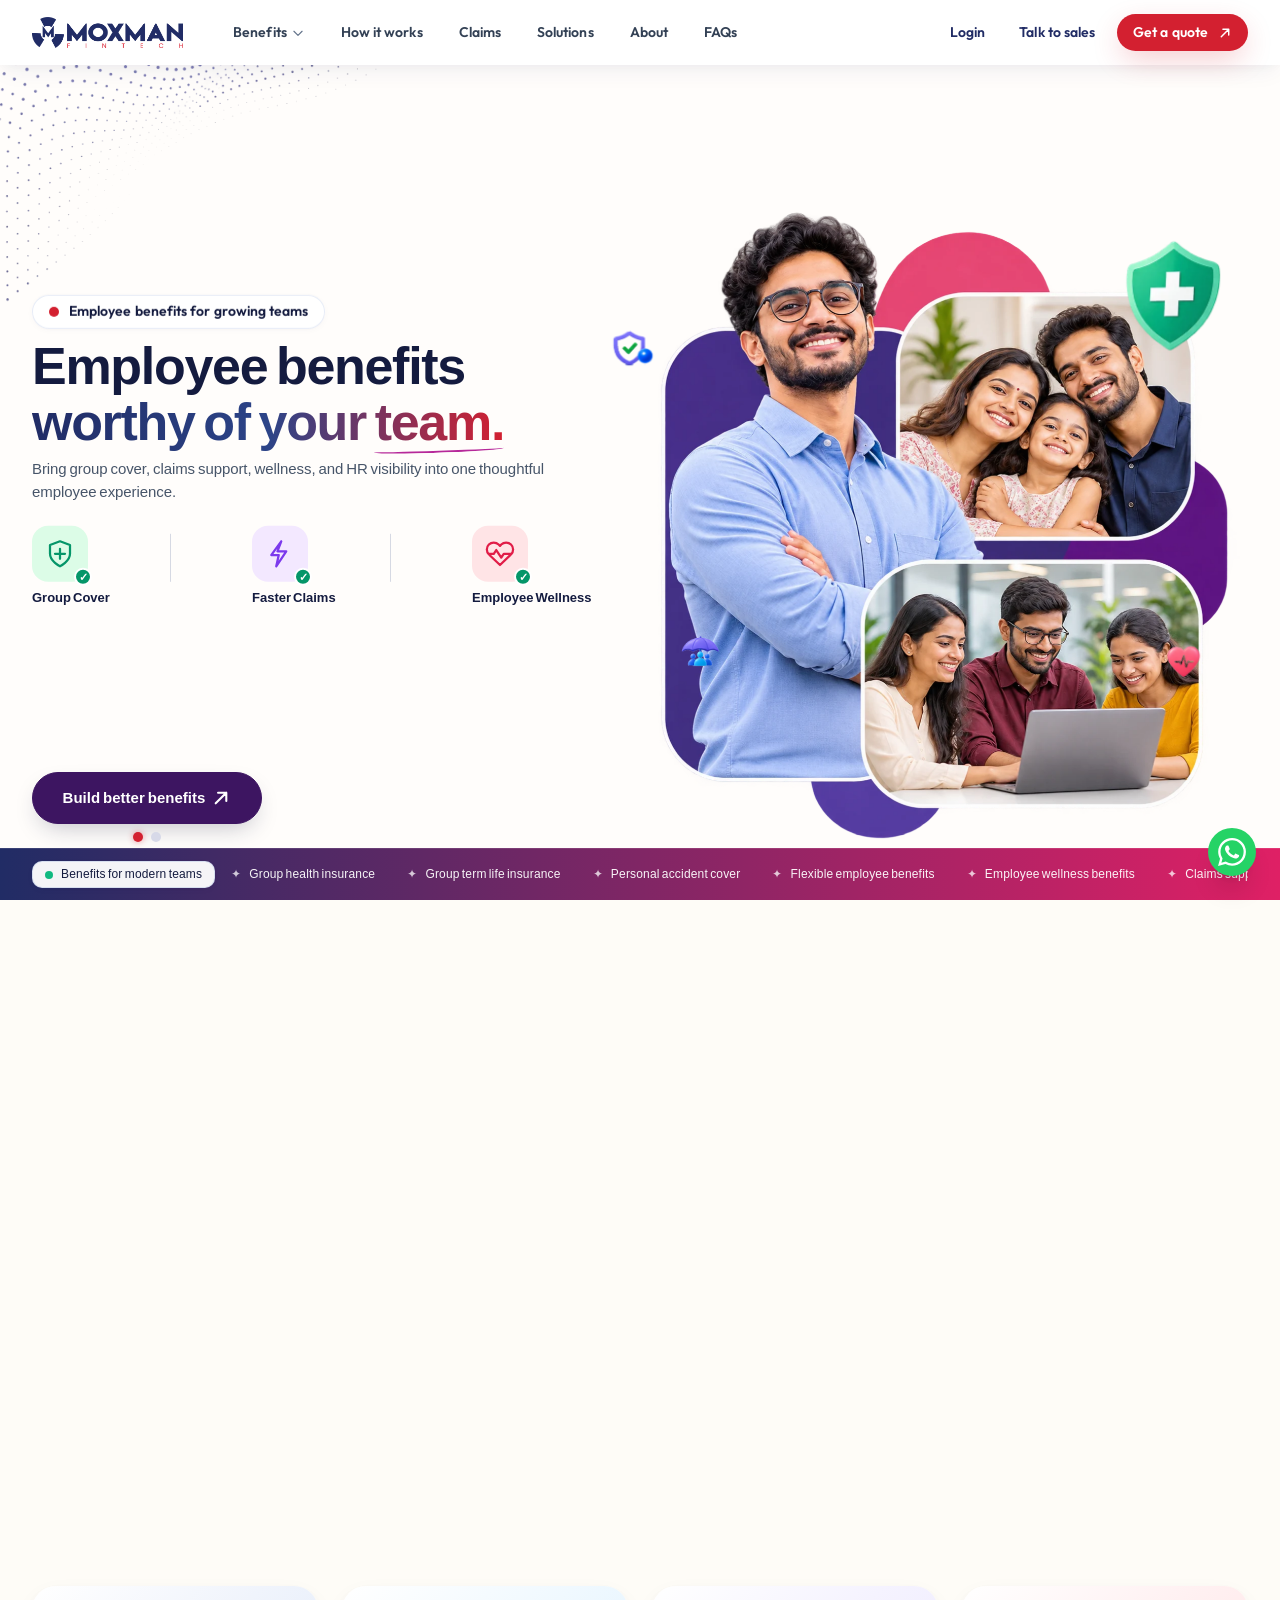
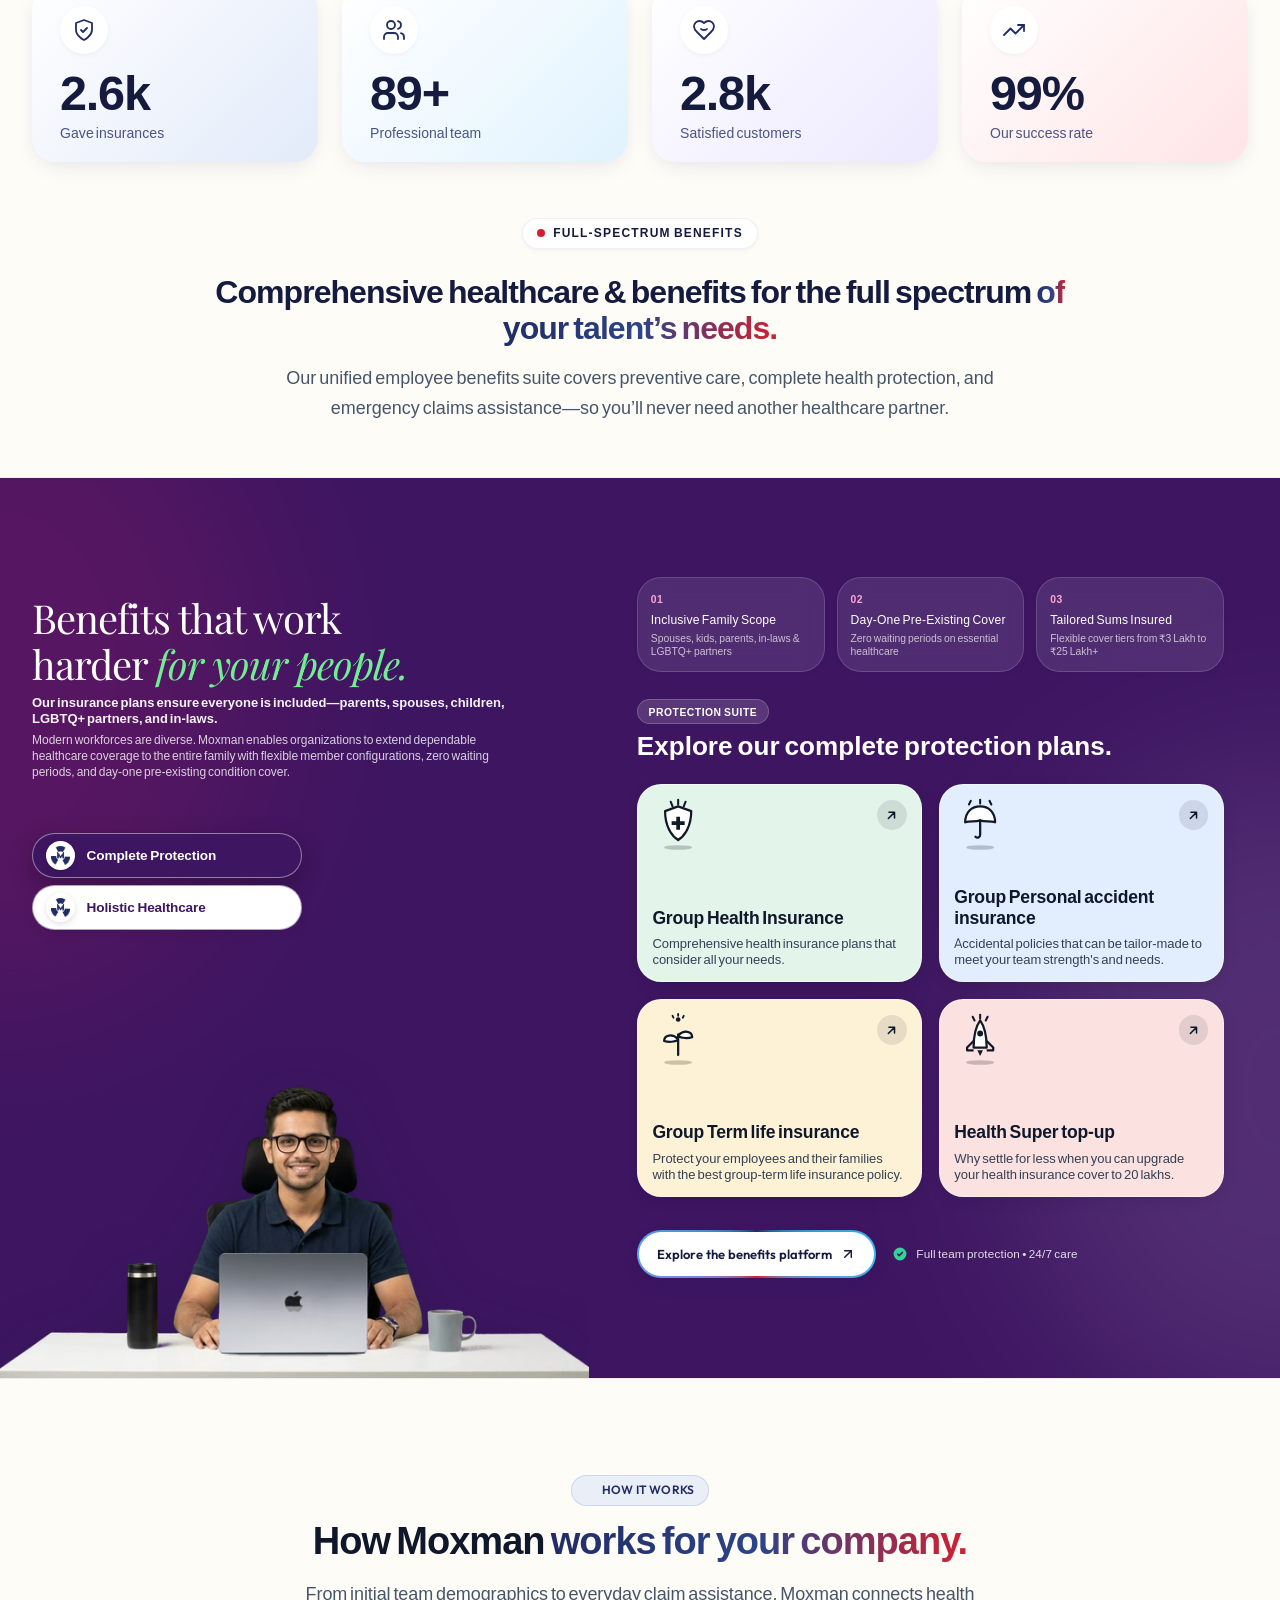
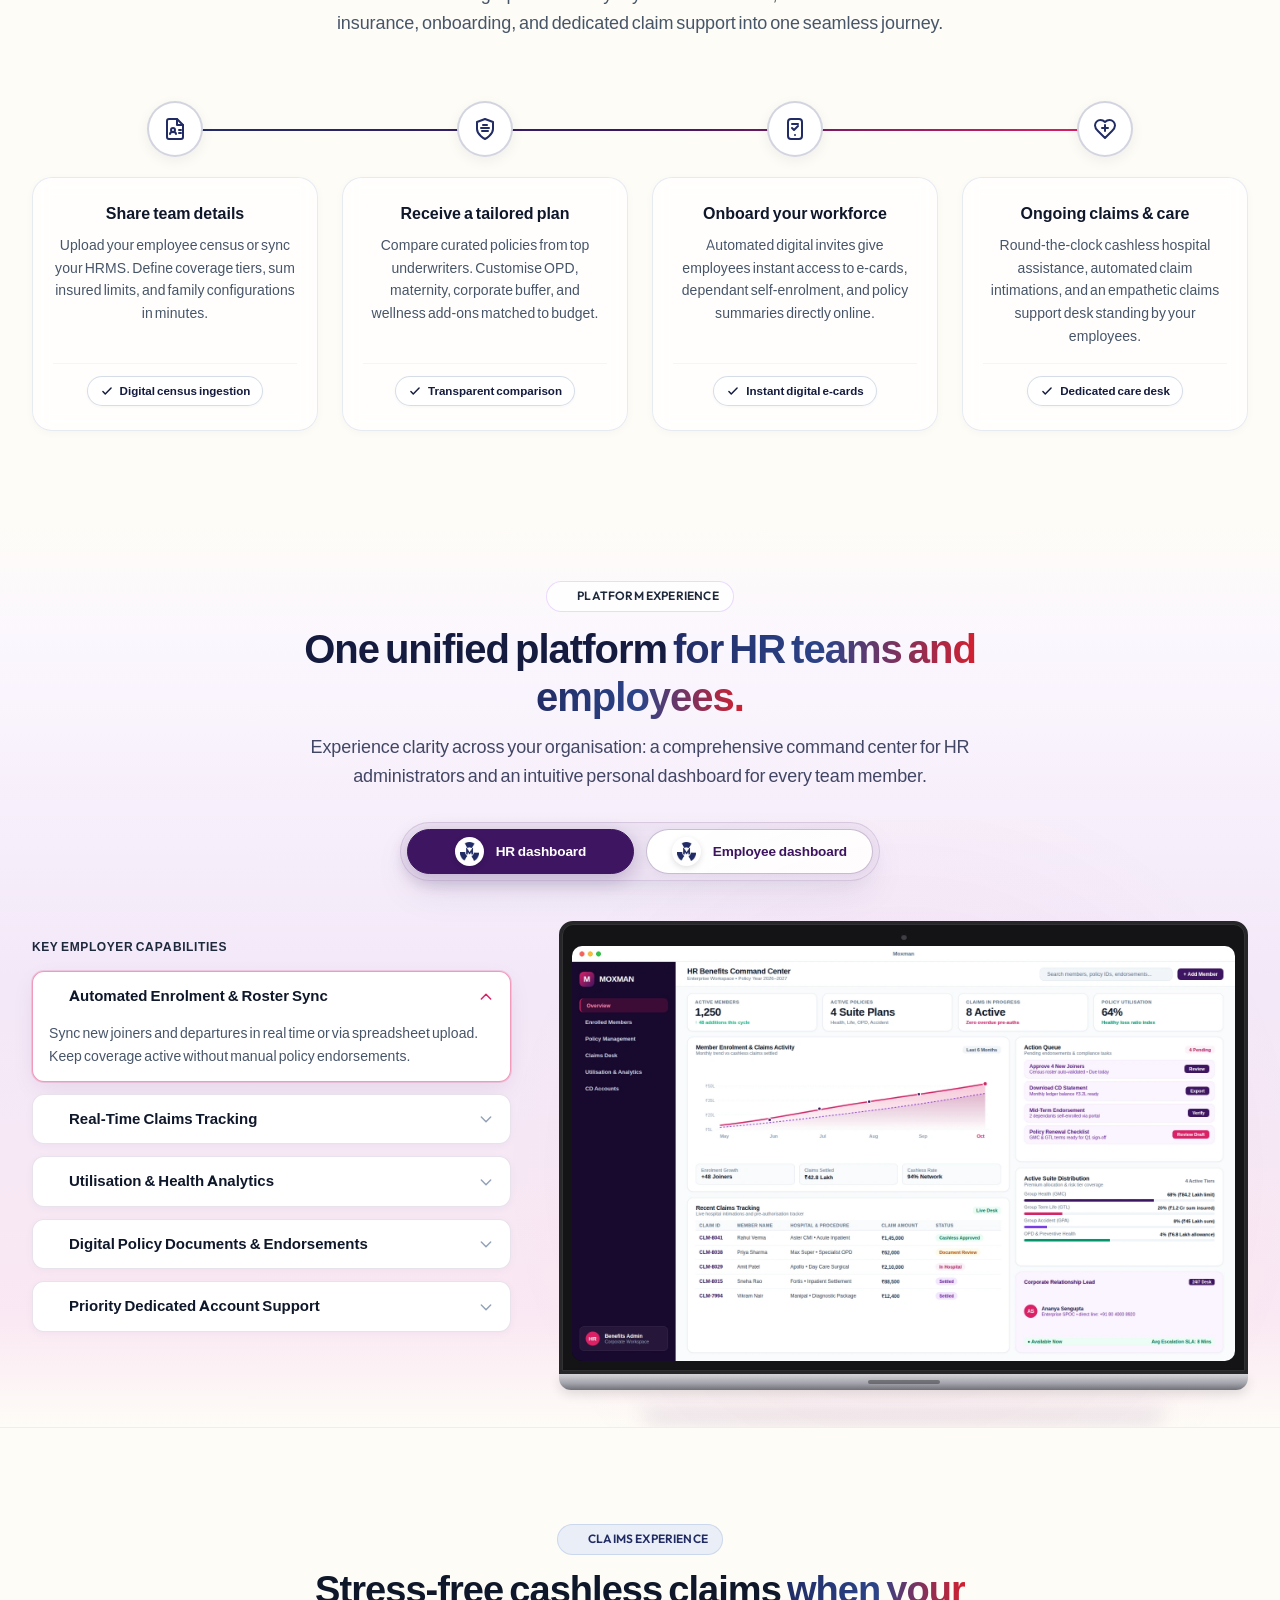
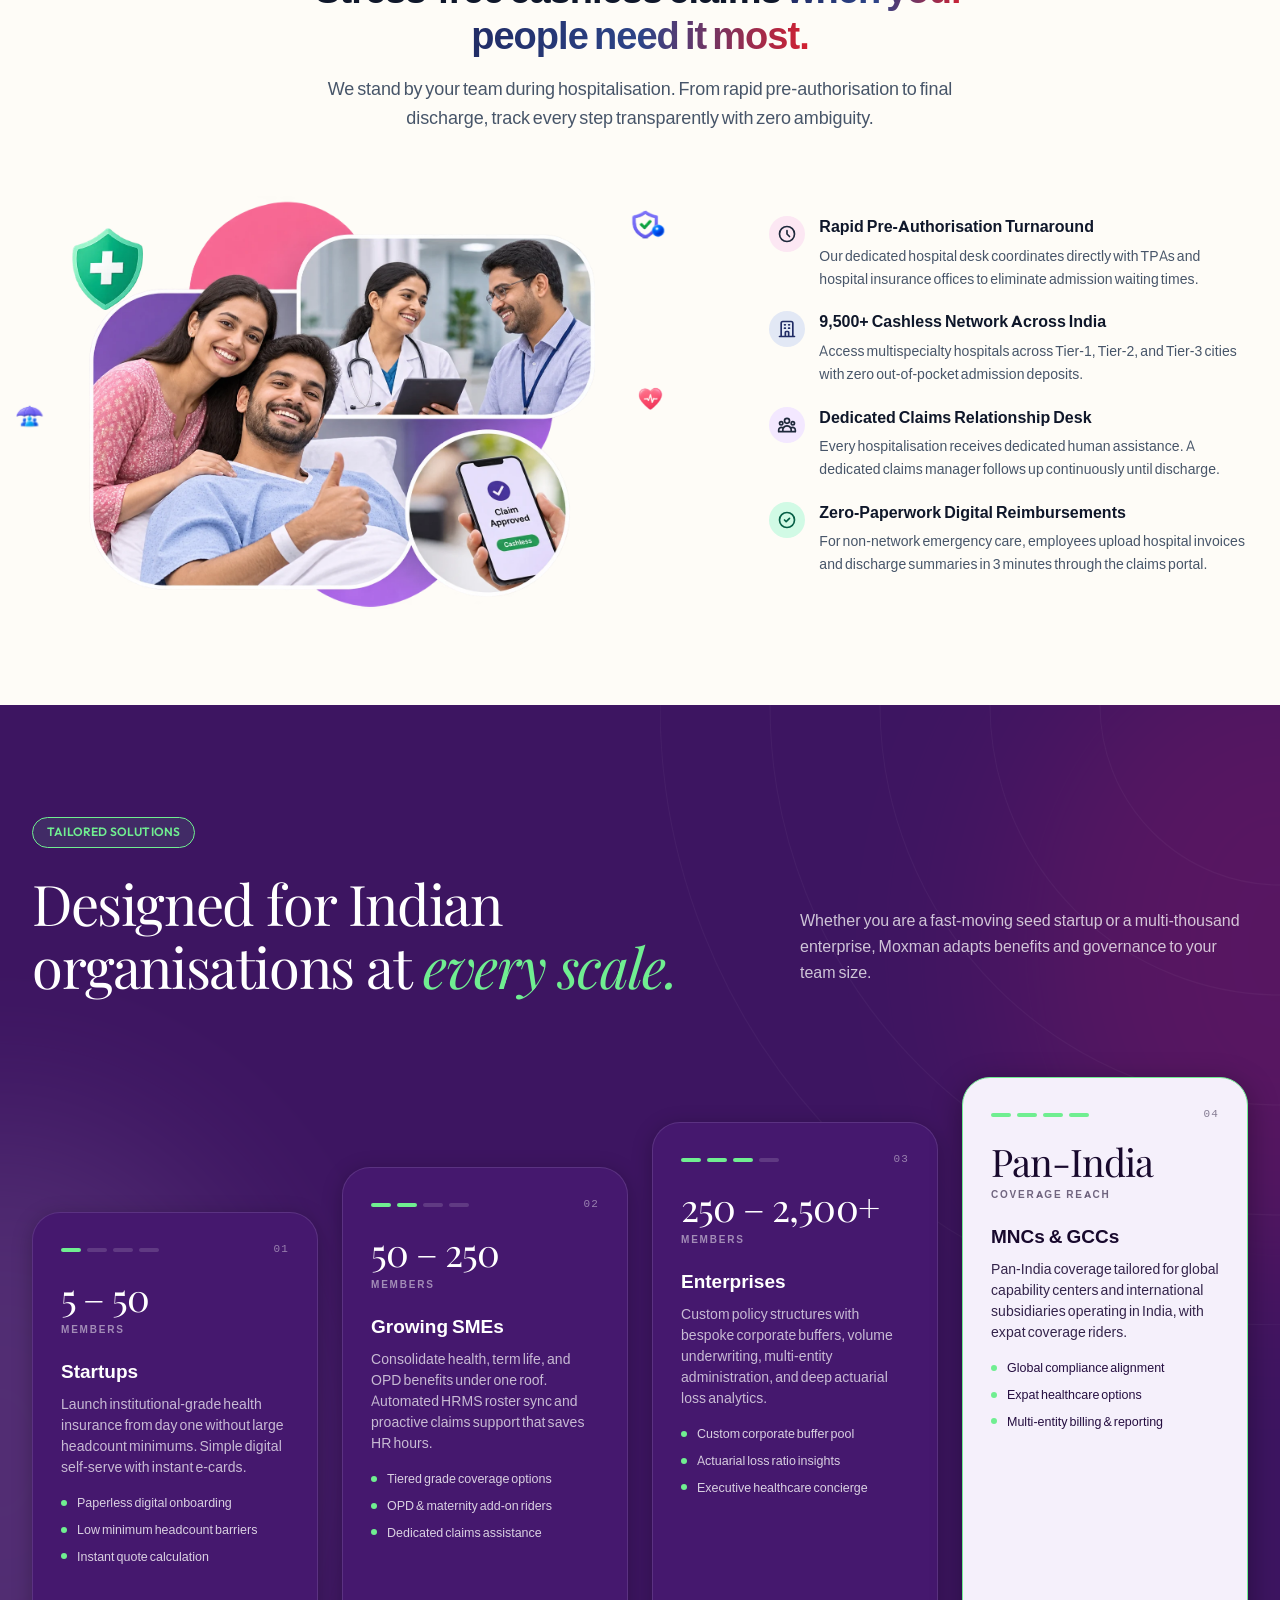
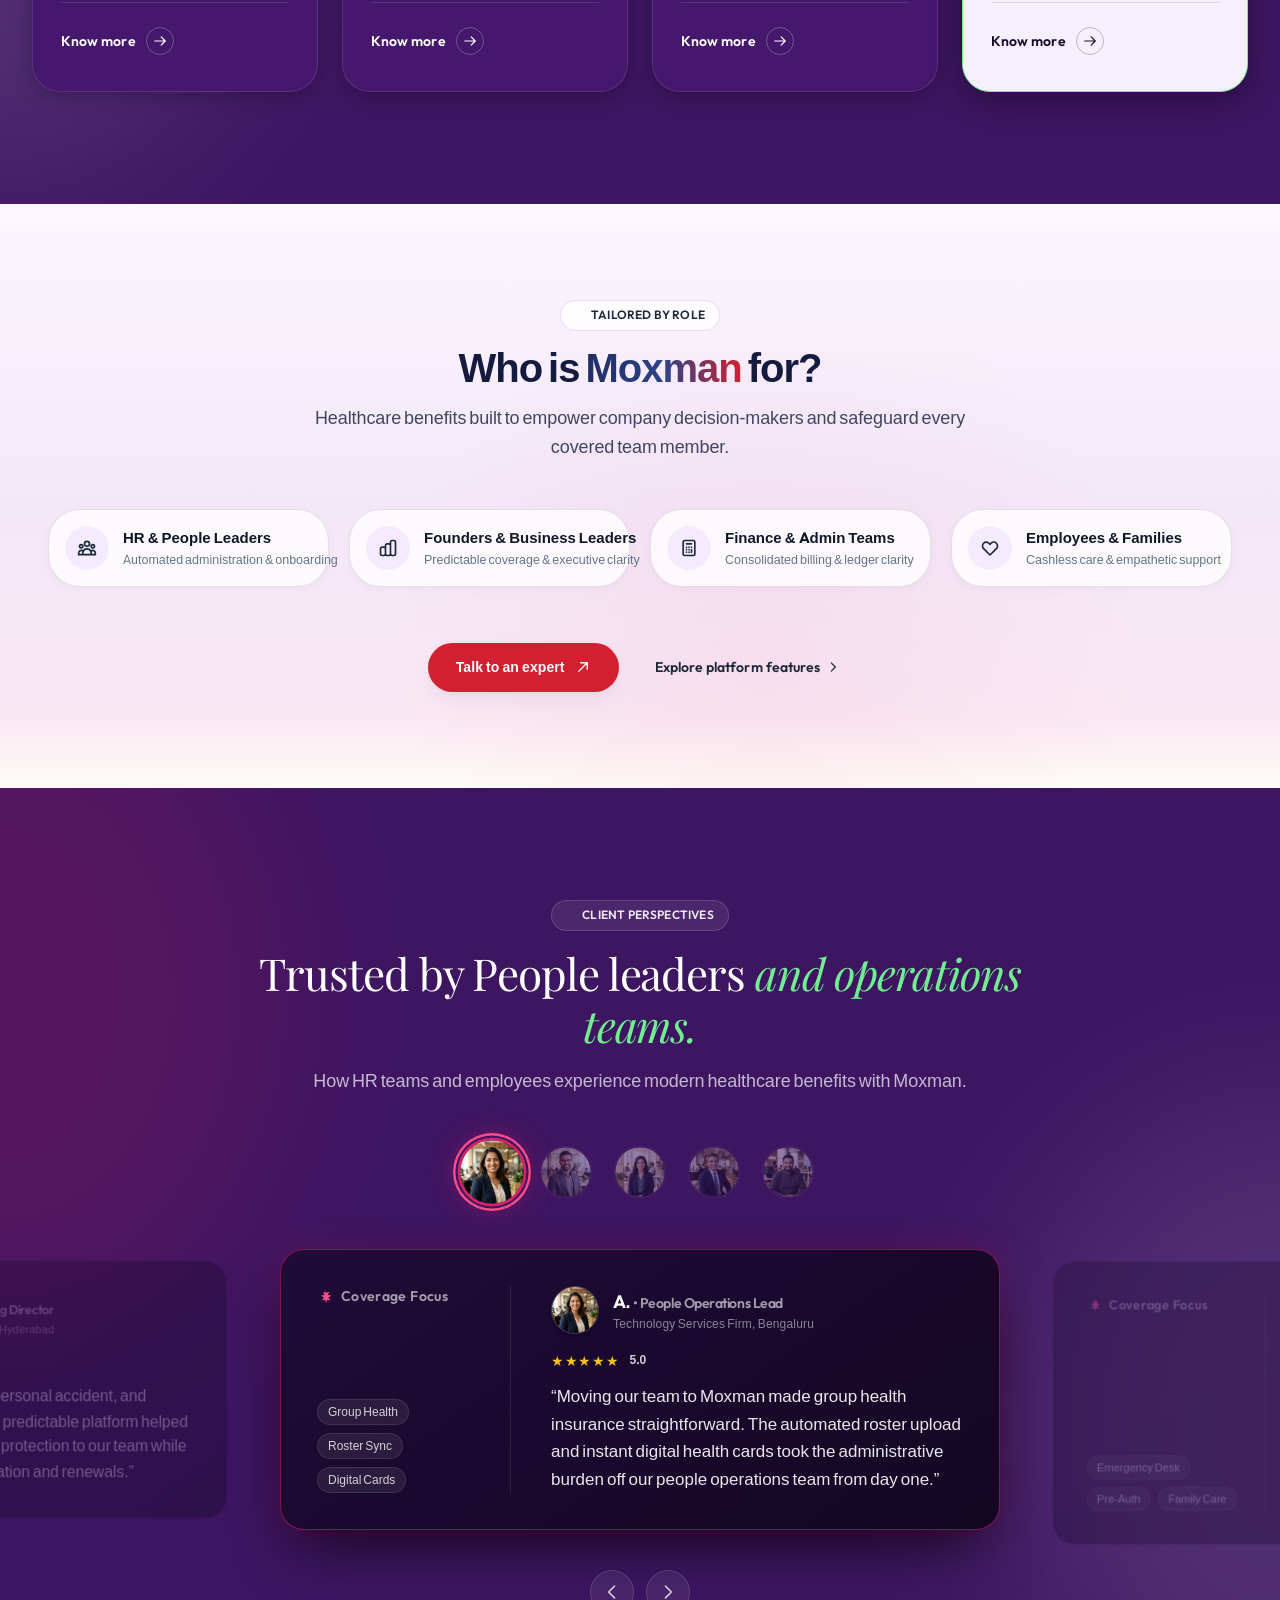
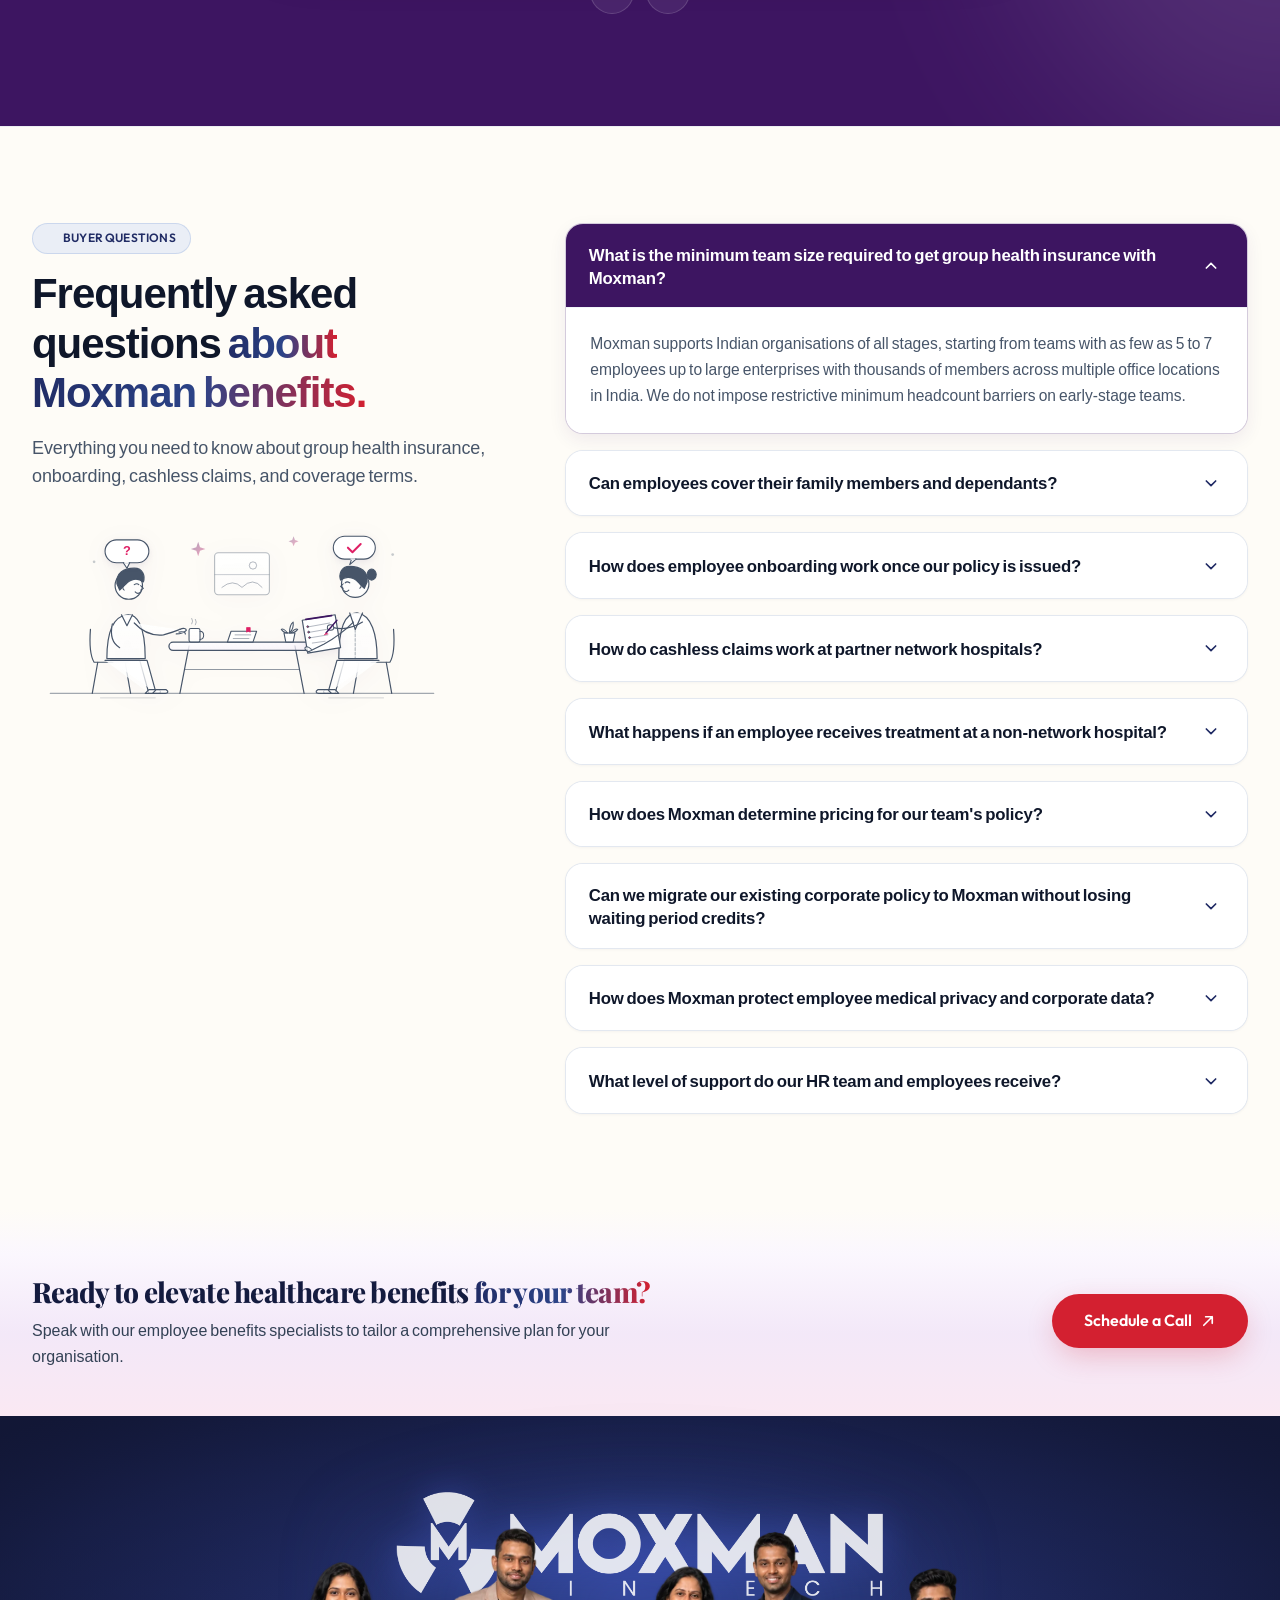
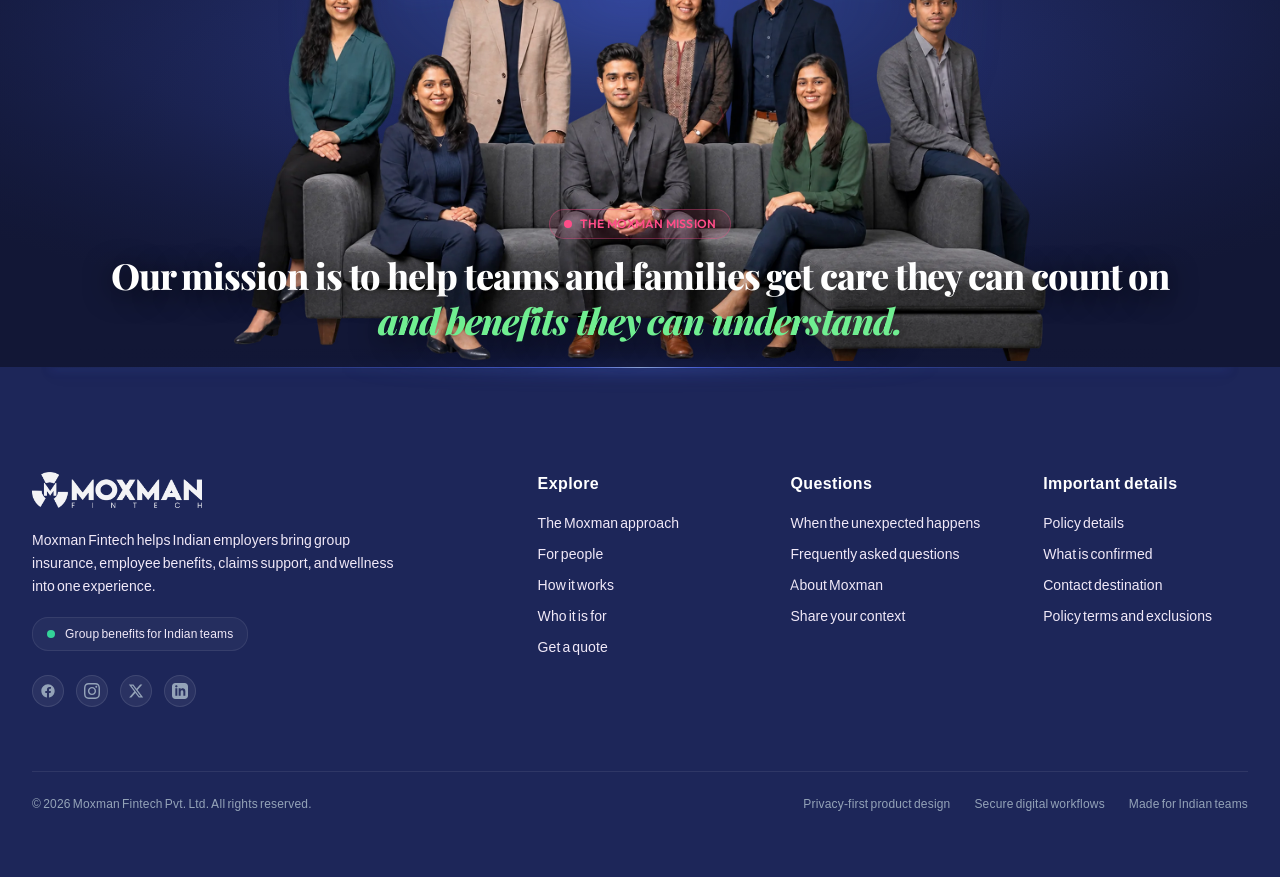
<file: index.html>
<!-- DEBUG-VIEW START 8 APPPATH/Views/landing.php -->
<!-- DEBUG-VIEW START 7 APPPATH/Views/layouts/main.php -->
<!DOCTYPE html>
<html lang="en" class="scroll-smooth">
<head>
<script  id="debugbar_dynamic_script"></script><style  id="debugbar_dynamic_style"></style>
    <meta charset="UTF-8">
    <meta name="viewport" content="width=device-width, initial-scale=1.0">
    <meta http-equiv="X-UA-Compatible" content="ie=edge">

    <!-- SEO Meta Tags -->
    <title>Group Health Insurance &amp; Employee Benefits Platform | Moxman Fintech</title>
    <meta name="description" content="Moxman Fintech helps Indian employers build group health insurance and employee benefits programs with claims support, wellness services, and a simpler HR experience.">
    <meta name="author" content="Moxman Fintech">
    <meta name="referrer" content="strict-origin-when-cross-origin">
    <link rel="canonical" href="./">
    <meta name="robots" content="index, follow">

    <!-- Open Graph / Facebook -->
    <meta property="og:type" content="website">
    <meta property="og:url" content="./">
    <meta property="og:title" content="Group Health Insurance &amp; Employee Benefits Platform | Moxman Fintech">
    <meta property="og:description" content="Moxman Fintech helps Indian employers build group health insurance and employee benefits programs with claims support, wellness services, and a simpler HR experience.">
    <meta property="og:image" content="./assets/images/brand/logo.png">
    <meta property="og:site_name" content="Moxman Fintech">
    <meta property="og:locale" content="en_IN">
    <meta property="og:image:alt" content="Moxman Fintech group health insurance and employee benefits platform">

    <!-- Twitter Card -->
    <meta name="twitter:card" content="summary_large_image">
    <meta name="twitter:url" content="./">
    <meta name="twitter:title" content="Group Health Insurance &amp; Employee Benefits Platform | Moxman Fintech">
    <meta name="twitter:description" content="Moxman Fintech helps Indian employers build group health insurance and employee benefits programs with claims support, wellness services, and a simpler HR experience.">
    <meta name="twitter:image" content="./assets/images/brand/logo.png">

    <!-- Favicon & Icons -->
    <link rel="icon" type="image/x-icon" href="./favicon.ico">
    <link rel="icon" type="image/png" sizes="32x32" href="./assets/icons/favicon-32x32.png">
    <link rel="icon" type="image/png" sizes="16x16" href="./assets/icons/favicon-16x16.png">
    <link rel="apple-touch-icon" sizes="180x180" href="./assets/icons/apple-touch-icon.png">
    <link rel="manifest" href="./site.webmanifest">
    <meta name="theme-color" content="#212c65">

    <!-- Preload Critical Fonts & LCP Logo Asset -->
    <link rel="preload" href="./assets/fonts/outfit-700-normal.woff2" as="font" type="font/woff2" crossorigin>
    <link rel="preload" href="./assets/fonts/plusjakartasans-400-normal.woff2" as="font" type="font/woff2" crossorigin>
    <link rel="preload" href="./assets/images/brand/logo.webp" as="image" type="image/webp" fetchpriority="high">
    <link rel="prefetch" href="./assets/images/brand/moxman-logo.webp" as="image" type="image/webp">

    <!-- Google Fonts: Editorial Serif (Playfair Display) for Tailored Solutions & Display Headings -->
    <link rel="preconnect" href="https://fonts.googleapis.com">
    <link rel="preconnect" href="https://fonts.gstatic.com" crossorigin>
    <link href="https://fonts.googleapis.com/css2?family=Playfair+Display:ital,wght@0,400;0,500;0,600;0,700;0,800;1,400;1,500;1,600;1,700;1,800&display=swap" rel="stylesheet">

    <!-- Compiled Minified Tailwind & Design System CSS -->
    <link rel="stylesheet" href="./assets/css/main.min.css">

    <!-- Progressive Enhancement Detection Script (Inline, non-blocking) -->
    <script>
        document.documentElement.classList.add('js');
    </script>

    <!-- JSON-LD Structured Data: Organization + website context -->
    <script type="application/ld+json">
    {
    "@context": "https://schema.org",
    "@graph": [
        {
            "@type": "Organization",
            "@id": "./#organization",
            "name": "Moxman Fintech",
            "url": "./",
            "logo": "./assets/images/brand/logo.png",
            "description": "Group health insurance and employee benefits for Indian employers.",
            "areaServed": {
                "@type": "Country",
                "name": "India"
            },
            "knowsLanguage": [
                "English",
                "Hindi"
            ]
        },
        {
            "@type": "WebSite",
            "@id": "./#website",
            "url": "./",
            "name": "Moxman Fintech",
            "publisher": {
                "@id": "./#organization"
            },
            "inLanguage": "en-IN"
        }
    ]
}    </script>
</head>
<body class="bg-surface text-neutral-800 font-body antialiased selection:bg-primary-900 selection:text-white flex flex-col min-h-screen">
    <!-- Skip to main content link for accessibility -->
    <a href="#mainContent" class="sr-only focus:not-sr-only focus:absolute focus:top-4 focus:left-4 focus:z-50 focus:px-4 focus:py-2 focus:bg-primary-900 focus:text-white focus:rounded-md">
        Skip to main content
    </a>

    <!-- Shared Header Partial -->
            <!-- DEBUG-VIEW START 5 APPPATH/Views/partials/header.php -->
<!-- Full-Width Navigation Header -->
<header id="siteHeader" class="fixed top-0 left-0 w-full z-50 transition-[background-color,box-shadow] duration-250 py-3 sm:py-3.5">
    <div class="max-w-container mx-auto px-4 sm:px-6 lg:px-8 flex items-center justify-between gap-4 w-full">
        
        <!-- Left Group: Brand Logo & Desktop Navigation Links -->
        <div class="flex items-center gap-6 lg:gap-8 xl:gap-10 min-w-0">
            <a href="./" class="flex items-center gap-2 flex-shrink-0 focus-visible:outline-none focus-visible:ring-2 focus-visible:ring-primary-600 focus-visible:ring-offset-2 rounded-btn" aria-label="Moxman Fintech Home">
                <picture>
                    <source srcset="./assets/images/brand/logo.webp" type="image/webp">
                    <img 
                        src="./assets/images/brand/logo.png" 
                        alt="Moxman Fintech - Insurance & Financial Protection" 
                        width="218" 
                        height="46" 
                        class="h-7 sm:h-7.5 md:h-8 w-auto object-contain"
                        fetchpriority="high"
                    >
                </picture>
            </a>

            <!-- Desktop Navigation Links next to logo -->
            <nav class="hidden lg:flex items-center gap-1.5 lg:gap-2 xl:gap-4" aria-label="Primary Navigation">
                <!-- Dropdown: Benefits -->
                <div class="relative header-dropdown-group" id="benefitsDropdownGroup">
                    <button 
                        type="button" 
                        id="benefitsMenuBtn" 
                        class="header-dropdown-btn text-caption sm:text-body-sm font-display font-medium text-neutral-700 hover:text-primary-900 transition-colors duration-150 py-1 px-2 lg:px-2.5 rounded-btn hover:bg-tint-primary focus-visible:outline-none focus-visible:ring-2 focus-visible:ring-primary-600 inline-flex items-center gap-1 cursor-pointer"
                        aria-expanded="false" 
                        aria-haspopup="true"
                        aria-controls="benefitsDropdownMenu"
                    >
                        <span>Benefits</span>
                        <svg class="w-3.5 h-3.5 transition-transform duration-200 text-neutral-500 dropdown-chevron" fill="none" stroke="currentColor" viewBox="0 0 24 24" aria-hidden="true">
                            <path stroke-linecap="round" stroke-linejoin="round" stroke-width="2" d="M19 9l-7 7-7-7"/>
                        </svg>
                    </button>
                    <!-- Dropdown Panel -->
                    <div 
                        id="benefitsDropdownMenu" 
                        class="header-dropdown-menu absolute top-full left-0 mt-2 w-64 bg-surface rounded-xl shadow-soft-xl border border-neutral-100/90 p-2 opacity-0 translate-y-1 pointer-events-none transition-all duration-200 z-50 flex flex-col gap-1"
                        role="menu" 
                        aria-orientation="vertical"
                        aria-labelledby="benefitsMenuBtn"
                    >
                        <a href="#groupSuite" class="header-dropdown-item flex flex-col p-2.5 rounded-lg hover:bg-tint-primary transition-colors group/item focus-visible:outline-none focus-visible:ring-2 focus-visible:ring-primary-600" role="menuitem">
                            <span class="font-display font-semibold text-body-sm text-neutral-900 group-hover/item:text-primary-900">Healthcare &amp; Wellness</span>
                            <span class="text-[12px] text-neutral-500 font-normal">Everyday wellbeing &amp; proactive care</span>
                        </a>
                        <a href="#services" class="header-dropdown-item flex flex-col p-2.5 rounded-lg hover:bg-tint-primary transition-colors group/item focus-visible:outline-none focus-visible:ring-2 focus-visible:ring-primary-600" role="menuitem">
                            <span class="font-display font-semibold text-body-sm text-neutral-900 group-hover/item:text-primary-900">Group Insurance Plans</span>
                            <span class="text-[12px] text-neutral-500 font-normal">Health, term life, accident &amp; top-up</span>
                        </a>
                    </div>
                </div>

                <a href="#platform" class="text-caption sm:text-body-sm font-display font-medium text-neutral-700 hover:text-primary-900 transition-colors duration-150 py-1 px-2 lg:px-2.5 rounded-btn hover:bg-tint-primary focus-visible:outline-none focus-visible:ring-2 focus-visible:ring-primary-600">How it works</a>
                <a href="#claims" class="text-caption sm:text-body-sm font-display font-medium text-neutral-700 hover:text-primary-900 transition-colors duration-150 py-1 px-2 lg:px-2.5 rounded-btn hover:bg-tint-primary focus-visible:outline-none focus-visible:ring-2 focus-visible:ring-primary-600">Claims</a>
                <a href="#solutions" class="text-caption sm:text-body-sm font-display font-medium text-neutral-700 hover:text-primary-900 transition-colors duration-150 py-1 px-2 lg:px-2.5 rounded-btn hover:bg-tint-primary focus-visible:outline-none focus-visible:ring-2 focus-visible:ring-primary-600">Solutions</a>
                <a href="#about" class="text-caption sm:text-body-sm font-display font-medium text-neutral-700 hover:text-primary-900 transition-colors duration-150 py-1 px-2 lg:px-2.5 rounded-btn hover:bg-tint-primary focus-visible:outline-none focus-visible:ring-2 focus-visible:ring-primary-600">About</a>
                <a href="#faq" class="text-caption sm:text-body-sm font-display font-medium text-neutral-700 hover:text-primary-900 transition-colors duration-150 py-1 px-2 lg:px-2.5 rounded-btn hover:bg-tint-primary focus-visible:outline-none focus-visible:ring-2 focus-visible:ring-primary-600">FAQs</a>
            </nav>
        </div>

        <!-- Right Group: Header Action CTAs & Mobile Toggle -->
        <div class="flex items-center gap-2 lg:gap-2.5 flex-shrink-0">
            <!-- Header Action CTAs with rounded-btn -->
            <div class="hidden sm:flex items-center gap-1.5 lg:gap-2 xl:gap-2.5">
                <a href="https://app.moxman.in/login" target="_blank" rel="noopener noreferrer" class="btn-ghost !rounded-btn !py-1.5 !px-2.5 lg:!px-3 !text-caption sm:!text-body-sm" id="headerLoginBtn">
                    Login
                </a>
                <a href="./get-quote" class="btn-ghost !rounded-btn !py-1.5 !px-2.5 lg:!px-3 !text-caption sm:!text-body-sm" id="headerSignInBtn">
                    Talk to sales
                </a>
                <a href="./get-quote" class="btn-primary btn-sweep btn-sweep--purple !rounded-btn !py-1.5 sm:!py-2 !px-3.5 sm:!px-4 lg:!px-4.5 !text-caption sm:!text-body-sm" id="headerQuoteBtn">
                    <span>Get a quote</span>
                    <svg class="w-3.5 h-3.5 ml-0.5" fill="none" stroke="currentColor" viewBox="0 0 24 24" aria-hidden="true">
                        <path stroke-linecap="round" stroke-linejoin="round" stroke-width="2.5" d="M14 5l7 7m0 0l-7 7m7-7H3"/>
                    </svg>
                </a>
            </div>

            <!-- Mobile Hamburger Toggle with rounded-btn (visible below lg breakpoint) -->
            <div class="flex items-center gap-1.5 sm:gap-2 lg:hidden">
                <a href="https://app.moxman.in/login" target="_blank" rel="noopener noreferrer" class="btn-ghost !rounded-btn !px-2.5 !py-1 !text-[11px] sm:!text-caption sm:hidden">
                    Login
                </a>
                <a href="./get-quote" class="btn-primary btn-sweep btn-sweep--purple !px-2.5 sm:!px-3 !py-1 sm:!py-1.5 !text-[11px] sm:!text-caption !rounded-btn sm:hidden">
                    <span>Get quote</span>
                </a>
                <button 
                    id="mobileMenuToggle" 
                    type="button" 
                    class="p-1.5 rounded-btn text-primary-900 hover:bg-neutral-100 focus-visible:outline-none focus-visible:ring-2 focus-visible:ring-primary-600 cursor-pointer"
                    aria-label="Open Navigation Menu"
                    aria-expanded="false"
                    aria-controls="mobileNavDrawer"
                >
                    <svg class="w-5 h-5" fill="none" stroke="currentColor" viewBox="0 0 24 24" aria-hidden="true">
                        <path stroke-linecap="round" stroke-linejoin="round" stroke-width="2" d="M4 6h16M4 12h16m-7 6h7"/>
                    </svg>
                </button>
            </div>
        </div>

    </div>
</header>

<!-- Mobile Navigation Drawer Overlay -->
<div id="mobileNavOverlay" class="fixed inset-0 z-40 bg-primary-950/25 backdrop-blur-sm opacity-0 pointer-events-none transition-opacity duration-300 lg:hidden" aria-hidden="true"></div>

<!-- Mobile Navigation Floating Rounded Panel (opens below full-width header with 1.5rem radius, soft shadow, no border) -->
<div id="mobileNavDrawer" class="fixed top-[62px] sm:top-[68px] inset-x-2.5 sm:inset-x-4 max-w-sm sm:max-w-md mx-auto z-50 bg-surface rounded-xl shadow-soft-xl p-5 sm:p-6 opacity-0 scale-95 pointer-events-none transition-all duration-300 ease-smooth flex flex-col lg:hidden" role="dialog" aria-modal="true" aria-label="Mobile Navigation">
    <div class="flex items-center justify-between pb-4 border-b border-neutral-100">
        <picture>
            <source srcset="./assets/images/brand/logo.webp" type="image/webp">
            <img src="./assets/images/brand/logo.png" alt="Moxman Fintech" width="160" height="34" class="h-7 sm:h-8 w-auto">
        </picture>
        <button id="mobileCloseBtn" type="button" class="p-2 rounded-btn text-neutral-500 hover:bg-neutral-100 focus-visible:outline-none focus-visible:ring-2 focus-visible:ring-primary-600" aria-label="Close Navigation Menu">
            <svg class="w-5 h-5 sm:w-6 sm:h-6" fill="none" stroke="currentColor" viewBox="0 0 24 24" aria-hidden="true">
                <path stroke-linecap="round" stroke-linejoin="round" stroke-width="2" d="M6 18L18 6M6 6l12 12"/>
            </svg>
        </button>
    </div>

    <nav class="flex flex-col gap-1 py-3" aria-label="Mobile Menu Links">
        <!-- Benefits expandable item -->
        <div class="flex flex-col">
            <button 
                type="button" 
                id="mobileBenefitsToggle" 
                class="flex items-center justify-between text-body-sm sm:text-body font-display font-medium text-neutral-800 hover:text-accent-600 rounded-btn hover:bg-tint-primary px-3 py-2 transition-colors w-full text-left" 
                aria-expanded="false" 
                aria-controls="mobileBenefitsSubmenu"
            >
                <span>Benefits</span>
                <svg class="w-4 h-4 transition-transform duration-200 text-neutral-400 mobile-chevron" fill="none" stroke="currentColor" viewBox="0 0 24 24" aria-hidden="true">
                    <path stroke-linecap="round" stroke-linejoin="round" stroke-width="2" d="M19 9l-7 7-7-7"/>
                </svg>
            </button>
            <div id="mobileBenefitsSubmenu" class="hidden flex-col pl-3 py-1 gap-1 border-l-2 border-primary-100 ml-4 my-0.5">
                <a href="#groupSuite" class="text-[13px] sm:text-body-sm font-display font-medium text-neutral-700 hover:text-accent-600 rounded-btn hover:bg-tint-primary px-2.5 py-1.5 transition-colors">Healthcare &amp; Wellness</a>
                <a href="#services" class="text-[13px] sm:text-body-sm font-display font-medium text-neutral-700 hover:text-accent-600 rounded-btn hover:bg-tint-primary px-2.5 py-1.5 transition-colors">Group Insurance</a>
            </div>
        </div>
        <a href="#platform" class="text-body-sm sm:text-body font-display font-medium text-neutral-800 hover:text-accent-600 rounded-btn hover:bg-tint-primary px-3 py-2 transition-colors">How it works</a>
        <a href="#claims" class="text-body-sm sm:text-body font-display font-medium text-neutral-800 hover:text-accent-600 rounded-btn hover:bg-tint-primary px-3 py-2 transition-colors">Claims</a>
        <a href="#solutions" class="text-body-sm sm:text-body font-display font-medium text-neutral-800 hover:text-accent-600 rounded-btn hover:bg-tint-primary px-3 py-2 transition-colors">Solutions</a>
        <a href="#about" class="text-body-sm sm:text-body font-display font-medium text-neutral-800 hover:text-accent-600 rounded-btn hover:bg-tint-primary px-3 py-2 transition-colors">About</a>
        <a href="#faq" class="text-body-sm sm:text-body font-display font-medium text-neutral-800 hover:text-accent-600 rounded-btn hover:bg-tint-primary px-3 py-2 transition-colors">FAQs</a>
    </nav>

    <div class="mt-2 pt-4 border-t border-neutral-100 flex flex-col gap-2.5">
        <a href="https://app.moxman.in/login" target="_blank" rel="noopener noreferrer" class="btn-ghost w-full justify-center !rounded-btn">Login</a>
        <a href="./get-quote" class="btn-ghost w-full justify-center !rounded-btn">Talk to sales</a>
        <a href="./get-quote" class="btn-primary btn-sweep btn-sweep--purple w-full justify-center !rounded-btn"><span>Get a quote</span></a>
        <p class="text-[11px] sm:text-caption text-neutral-400 text-center mt-2">
            Group insurance and employee benefits for Indian teams
        </p>
    </div>
</div>

<!-- DEBUG-VIEW ENDED 5 APPPATH/Views/partials/header.php -->
    
    <!-- Main Page Content Section -->
    <main id="mainContent" class="flex-grow">
        
<!-- SVG Laurel Branch Symbol (Mirrored with scaleX(-1) for trust wreaths) -->
<svg class="hidden" aria-hidden="true" focusable="false">
    <symbol id="laurel-branch" viewBox="0 0 24 48" fill="none">
        <path d="M 20 4 C 14 16 12 32 18 46" stroke="currentColor" stroke-width="1.5" stroke-linecap="round"/>
        <path d="M 19 6 C 17 3 13 4 12 7 C 12 10 16 9 19 6 Z" fill="currentColor"/>
        <path d="M 16 13 C 13 11 9 12 9 15 C 9 18 13 17 16 13 Z" fill="currentColor"/>
        <path d="M 14 21 C 10 20 6 22 7 25 C 8 28 12 26 14 21 Z" fill="currentColor"/>
        <path d="M 13 29 C 9 29 6 32 7 35 C 9 37 13 34 13 29 Z" fill="currentColor"/>
        <path d="M 15 37 C 11 38 9 42 11 44 C 13 46 16 42 15 37 Z" fill="currentColor"/>
        <path d="M 18 10 C 19 8 22 8 22 11 C 21 13 18 12 18 10 Z" fill="currentColor"/>
        <path d="M 16 18 C 18 17 21 18 21 21 C 19 22 16 20 16 18 Z" fill="currentColor"/>
        <path d="M 15 26 C 17 26 19 28 19 30 C 17 31 15 28 15 26 Z" fill="currentColor"/>
    </symbol>
</svg>

<!-- =========================================================================
     HERO SECTION
     Scroll-driven story: Three main titles sliding with their own paired
     paragraphs and illustrated line-art scenes. Large visual bleeding right.
     ========================================================================= -->
<section id="heroSection" class="relative bg-hero-cream text-neutral-800 overflow-x-clip overflow-y-visible">
    
    <!-- Pinned Viewport Container for Scroll Story -->
    <div id="heroPinContainer" class="relative z-10 w-full min-h-[100svh] flex flex-col justify-between pt-[104px] sm:pt-[124px] lg:pt-[144px] xl:pt-[150px] bg-hero-cream overflow-hidden">
        <!-- Decorative abstract image anchored to top-left corner -->
        <picture class="hero-corner-wave" aria-hidden="true">
            <source srcset="./assets/images/about/TallerPurpleDottedWavePattern.webp" type="image/webp">
            <img 
                src="./assets/images/about/TallerPurpleDottedWavePattern.webp" 
                alt="" 
                width="1774" 
                height="887" 
                class="hero-corner-wave-img"
                decoding="async"
            >
        </picture>
        
        <!-- Abstract Flowing Vector Shape (Left Side, Behind Header & Content) -->
        <!-- DEBUG-VIEW START 1 APPPATH/Views/partials/hero-abstract.php -->
<div 
    id="heroAbstractShape" 
    class="absolute inset-y-0 left-0 w-[45vw] max-w-[520px] pointer-events-none z-0 overflow-hidden select-none opacity-[0.09] max-md:hidden"
    aria-hidden="true"
>
    <svg 
        class="w-full h-full" 
        viewBox="0 0 520 900" 
        preserveAspectRatio="xMinYMid meet"
        fill="none" 
        xmlns="http://www.w3.org/2000/svg"
        focusable="false"
    >
        <defs>
            <linearGradient id="heroAbstractGradPrimary" x1="0%" y1="0%" x2="100%" y2="100%">
                <stop offset="0%" stop-color="#3d1561" stop-opacity="0.85"/>
                <stop offset="50%" stop-color="#5d1762" stop-opacity="0.75"/>
                <stop offset="100%" stop-color="#df2065" stop-opacity="0.65"/>
            </linearGradient>
            <linearGradient id="heroAbstractGradAccent" x1="0%" y1="100%" x2="100%" y2="0%">
                <stop offset="0%" stop-color="#df2065" stop-opacity="0.75"/>
                <stop offset="100%" stop-color="#3d1561" stop-opacity="0.45"/>
            </linearGradient>
            <radialGradient id="heroAbstractAura" cx="40%" cy="46%" r="50%">
                <stop offset="0%" stop-color="#5d1762" stop-opacity="0.10"/>
                <stop offset="60%" stop-color="#df2065" stop-opacity="0.03"/>
                <stop offset="100%" stop-color="#5d1762" stop-opacity="0"/>
            </radialGradient>
        </defs>

        <!-- Soft Ambient Wellness Aura -->
        <ellipse cx="180" cy="430" rx="240" ry="220" fill="url(#heroAbstractAura)"/>

        <!-- Flowing Protective Care Canopy -->
        <path 
            d="M 180 160 C 310 160 410 250 410 430 C 410 620 300 750 180 800 C 60 750 -30 620 -30 430 C -30 250 60 160 180 160 Z" 
            stroke="url(#heroAbstractGradPrimary)" 
            stroke-width="1.5" 
            stroke-dasharray="7 6"
        />

        <!-- Concentric Health Coverage & Benefits Orbits -->
        <ellipse cx="180" cy="430" rx="170" ry="170" stroke="url(#heroAbstractGradPrimary)" stroke-width="1.3"/>
        <ellipse cx="180" cy="430" rx="135" ry="190" transform="rotate(-25 180 430)" stroke="url(#heroAbstractGradAccent)" stroke-width="1.1" stroke-dasharray="4 4"/>
        <ellipse cx="180" cy="430" rx="95" ry="95" stroke="#3d1561" stroke-width="1.1" stroke-opacity="0.5"/>

        <!-- Team Network & Care Touchpoint Constellation Nodes -->
        <circle cx="180" cy="260" r="3.5" fill="#df2065"/>
        <circle cx="180" cy="600" r="3" fill="#3d1561"/>
        <circle cx="350" cy="430" r="3" fill="#df2065"/>
        <circle cx="275" cy="315" r="2.5" fill="#5d1762"/>
        <circle cx="85" cy="525" r="2.5" fill="#5d1762"/>

        <!-- Subtle Vitality Wave (Healthcare & Pulse of Well-being) -->
        <path 
            d="M 125 430 H 155 L 167 414 L 180 446 L 192 425 L 202 430 H 235" 
            stroke="url(#heroAbstractGradAccent)" 
            stroke-width="1.5" 
            stroke-linecap="round" 
            stroke-linejoin="round" 
            stroke-opacity="0.75"
        />
    </svg>
</div>

<!-- DEBUG-VIEW ENDED 1 APPPATH/Views/partials/hero-abstract.php -->

        <!-- Bottom Curved Shape (Tick mark sweep ✓: left dip, sweeping rise to high right end) -->
        <div class="hero-bottom-curve-wrap" aria-hidden="true">
            <svg class="hero-bottom-curve-svg" viewBox="0 0 1440 300" preserveAspectRatio="none" focusable="false">
                <defs>
                    <linearGradient id="heroBottomCurveGrad" x1="0%" y1="15%" x2="100%" y2="85%">
                        <stop offset="0%" stop-color="#1351c2"/>
                        <stop offset="25%" stop-color="#3e4eb6"/>
                        <stop offset="50%" stop-color="#6c4aab"/>
                        <stop offset="75%" stop-color="#a0469e"/>
                        <stop offset="100%" stop-color="#df2065"/>
                    </linearGradient>
                </defs>
                <path class="hero-bottom-curve-path" fill="url(#heroBottomCurveGrad)" d="M 0,72 C 280,105 760,62 1440,8 L 1440,300 L 0,300 Z"/>
            </svg>
        </div>
        
        <!-- Main Content Area: Centered container (1280px below 1745px, 1440px at 1745px+) -->
        <div class="max-w-container mx-auto px-4 sm:px-6 lg:px-8 w-full flex-1 flex flex-col justify-between pt-1 sm:pt-2 pb-0 relative">
            <div class="hero-content-grid flex flex-col lg:grid lg:grid-cols-12 lg:gap-8 xl:gap-10 text-left flex-1 items-end relative h-full">
                
                <!-- Left Text Column: Sized so it never overlaps the right-anchored artwork -->
                <div class="hero-left-column flex flex-col justify-between self-stretch lg:col-span-7 xl:col-span-7 2xl:col-span-7 relative md:max-w-[580px] lg:max-w-[660px] xl:max-w-[720px] 2xl:max-w-[760px] pt-1 lg:pt-2 pb-2 sm:pb-3 h-full max-lg:contents">
                    
                    <!-- Top Content Group: Badge + Headline + Paragraph (Always in light area above curve) -->
                    <div class="hero-top-group flex flex-col items-start w-full max-lg:order-1">
                        <!-- 1. Top Badge (Static, light surface with brand red pulse dot) -->
                        <div class="hero-tag-pill inline-flex items-center gap-2.5 px-4 py-2 rounded-full bg-white/90 backdrop-blur-sm text-primary-950 text-body-sm font-display font-semibold mb-3 sm:mb-4 shadow-soft-sm border border-primary-100/80 w-fit">
                            <span class="w-2.5 h-2.5 rounded-full bg-accent-600 animate-pulse" aria-hidden="true"></span>
                            <span>Employee benefits for growing teams</span>
                        </div>

                        <!-- 2. Two Paired Title + Paragraph Slides (Single CSS Grid Cell prevents layout shift) -->
                        <div class="hero-slides-stack overflow-hidden pb-1 w-full">
                            
                            <!-- Slide 1: Single H1 + Sub-paragraph -->
                            <div class="hero-slide-item active" data-slide="1" >
                                <h1 class="hero-title text-primary-950 font-display font-extrabold tracking-tight leading-[1.08] mb-3 sm:mb-4 pb-1">
                                    Employee benefits <br class="hidden sm:inline" /><span class="text-transparent bg-clip-text bg-gradient-to-r from-primary-900 via-primary-700 to-accent-600">worthy of your <span class="hero-title-underline-word">team.</span></span>
                                </h1>
                                <p class="hero-desc text-body sm:text-body-lg text-neutral-600 max-w-xl leading-relaxed">
                                    Bring group cover, claims support, wellness, and HR visibility into one thoughtful employee experience.
                                </p>
                            </div>

                            <!-- Slide 2: <p> with same visual class + Sub-paragraph -->
                            <div class="hero-slide-item " data-slide="2" style="opacity:0;pointer-events:none;">
                                <p class="hero-title text-primary-950 font-display font-extrabold tracking-tight leading-[1.08] mb-3 sm:mb-4 pb-1">
                                    Group health insurance <br class="hidden sm:inline" /><span class="text-transparent bg-clip-text bg-gradient-to-r from-primary-900 via-primary-700 to-accent-600">for teams that <span class="hero-title-underline-word">care.</span></span>
                                </p>
                                <p class="hero-desc text-body sm:text-body-lg text-neutral-600 max-w-xl leading-relaxed">
                                    Build a benefits program that supports employees, families, and the people who manage it.
                                </p>
                            </div>

                        </div>

                        <ul class="hero-trust-points" aria-label="Benefits at a glance">
                            <li class="hero-trust-item">
                                <span class="hero-trust-icon hero-trust-icon--cover" aria-hidden="true">
                                    <svg viewBox="0 0 24 24" fill="none" stroke="currentColor" stroke-width="1.8" stroke-linecap="round" stroke-linejoin="round">
                                        <path d="M12 22s8-4 8-10V5l-8-3-8 3v7c0 6 8 10 8 10Z"/>
                                        <path d="M12 8v8M8 12h8"/>
                                    </svg>
                                </span>
                                <span class="hero-trust-label">Group Cover</span>
                            </li>
                            <li class="hero-trust-item">
                                <span class="hero-trust-icon hero-trust-icon--claims" aria-hidden="true">
                                    <svg viewBox="0 0 24 24" fill="none" stroke="currentColor" stroke-width="1.8" stroke-linecap="round" stroke-linejoin="round">
                                        <path d="m13 2-3 8h7L9 22l2-9H5l8-11Z"/>
                                    </svg>
                                </span>
                                <span class="hero-trust-label">Faster Claims</span>
                            </li>
                            <li class="hero-trust-item">
                                <span class="hero-trust-icon hero-trust-icon--wellness" aria-hidden="true">
                                    <svg viewBox="0 0 24 24" fill="none" stroke="currentColor" stroke-width="1.8" stroke-linecap="round" stroke-linejoin="round">
                                        <path d="M20.8 4.6a5.5 5.5 0 0 0-7.8 0L12 5.7l-1.1-1.1a5.5 5.5 0 0 0-7.8 7.8l1.1 1.1L12 21l7.8-7.5 1.1-1.1a5.5 5.5 0 0 0-.1-7.8Z"/>
                                        <path d="M3 12h4l2-3 4 6 2-3h6"/>
                                    </svg>
                                </span>
                                <span class="hero-trust-label">Employee Wellness</span>
                            </li>
                        </ul>
                    </div>

                    <!-- Bottom Content Group: CTA + Dots + Trust items (Always on curve) -->
                    <div class="hero-bottom-group flex flex-col items-start w-full pt-4 lg:pt-6 relative max-lg:order-3">
                        <!-- 3. Single "Get Started" Button + Dots (Grouped & centered under CTA) -->
                        <div class="hero-cta-group inline-flex flex-col items-center w-fit relative z-10">
                            <div class="hero-cta-wrap mb-3.5 sm:mb-4 w-full sm:w-auto">
                                <a href="#platform" class="hero-cta-btn btn-sweep btn-sweep--red" id="heroGetStartedBtn">
                                    <span>Build better benefits</span>
                                    <svg class="w-5 h-5 ml-1.5" fill="none" stroke="currentColor" viewBox="0 0 24 24" aria-hidden="true">
                                        <path stroke-linecap="round" stroke-linejoin="round" stroke-width="2.5" d="M14 5l7 7m0 0l-7 7m7-7H3"/>
                                    </svg>
                                </a>
                            </div>

                            <!-- 4. Two Decorative Progress Segments (High-contrast on Curve, centered under CTA) -->
                            <div class="hero-dots-wrap flex items-center justify-center gap-2 mb-3.5 sm:mb-4 w-full" aria-hidden="true">
                                <span class="hero-progress-segment active w-2.5 h-2.5 rounded-full transition-all duration-300 cursor-pointer" data-segment="1"></span>
                                <span class="hero-progress-segment  w-2.5 h-2.5 rounded-full transition-all duration-300 cursor-pointer" data-segment="2"></span>
                            </div>
                        </div>

                        <!-- 5. Benefits orientation badges (High contrast on Curve) -->
                        <div class="flex flex-col items-start w-full pt-0.5 max-lg:hidden">
                            <div class="flex flex-wrap items-center gap-x-4 sm:gap-x-5 gap-y-2">
                                                                    <div class="flex items-center gap-2 text-left">
                                        <span class="w-1.5 h-1.5 rounded-full bg-accent-400 flex-shrink-0" aria-hidden="true"></span>
                                        <div class="flex flex-col items-start">
                                            <span class="font-display font-bold text-[12px] sm:text-body-sm text-white leading-tight whitespace-nowrap">
                                                Group health                                            </span>
                                            <span class="text-[10px] sm:text-caption text-purple-100/80 font-medium whitespace-nowrap mt-0.5">
                                                Team cover                                            </span>
                                        </div>
                                    </div>
                                                                    <div class="flex items-center gap-2 text-left">
                                        <span class="w-1.5 h-1.5 rounded-full bg-accent-400 flex-shrink-0" aria-hidden="true"></span>
                                        <div class="flex flex-col items-start">
                                            <span class="font-display font-bold text-[12px] sm:text-body-sm text-white leading-tight whitespace-nowrap">
                                                Employee benefits                                            </span>
                                            <span class="text-[10px] sm:text-caption text-purple-100/80 font-medium whitespace-nowrap mt-0.5">
                                                Built for HR                                            </span>
                                        </div>
                                    </div>
                                                                    <div class="flex items-center gap-2 text-left">
                                        <span class="w-1.5 h-1.5 rounded-full bg-accent-400 flex-shrink-0" aria-hidden="true"></span>
                                        <div class="flex flex-col items-start">
                                            <span class="font-display font-bold text-[12px] sm:text-body-sm text-white leading-tight whitespace-nowrap">
                                                Claims support                                            </span>
                                            <span class="text-[10px] sm:text-caption text-purple-100/80 font-medium whitespace-nowrap mt-0.5">
                                                When it matters                                            </span>
                                        </div>
                                    </div>
                                                            </div>
                        </div>
                    </div>

                </div>

                <!-- Right Visual Area: Inside container, right edge aligned with container's right edge -->
                <div class="hero-visual-column w-full lg:col-span-5 xl:col-span-5 2xl:col-span-5 flex items-end justify-center lg:justify-end my-0 overflow-visible pointer-events-auto self-end mt-4 lg:mt-0 max-lg:relative max-lg:order-2 max-lg:pointer-events-auto max-lg:bottom-auto max-lg:right-auto">
                    <!-- DEBUG-VIEW START 2 APPPATH/Views/partials/hero-scenes.php -->
<div class="relative w-full hero-scenes-stack select-none" id="heroScenesContainer">

    <!-- ===================================================================
         SCENE 1 (Slide 1): Corporate Healthcare Family Graphic (Layer 4: In front of curve)
         =================================================================== -->
    <div id="heroScene1" class="hero-scene-group w-full flex items-end justify-center lg:justify-end opacity-100 transition-opacity duration-300">
        <div class="claims-artwork-stage hero-claims-artwork hero-healthcare-stage relative select-none w-full" aria-label="Moxman cashless care and dedicated claims support team">

            <!-- Approved healthcare team and hospital artwork -->
            <div class="claims-artwork-people hero-claims-people relative flex justify-center w-full">
                <picture class="block w-full">
                    <source srcset="./assets/images/about/CollaborativeIndianFamilyPortraitCollage.webp" type="image/webp">
                    <img src="./assets/images/about/CollaborativeIndianFamilyPortraitCollage.png" alt="A smiling Indian family and professionals in a collage" width="1162" height="741" class="claims-artwork-img hero-claims-img w-full h-auto object-contain mx-auto" loading="eager" fetchpriority="high" decoding="async">
                </picture>
            </div>

            <img class="hero-floating-object hero-object-diamond" src="./assets/images/heroassets/claims-shield-check-3dtransparent.png" alt="" width="225" height="200" aria-hidden="true" loading="eager" decoding="async">
            <img class="hero-floating-object hero-object-shield" src="./assets/images/heroassets/hero-medical-shield.webp" alt="" width="210" height="240" aria-hidden="true" loading="eager" decoding="async">
            <img class="hero-floating-object hero-object-cube" src="./assets/images/heroassets/wellness-heart-3dtransparent.png" alt="" width="245" height="205" aria-hidden="true" loading="eager" decoding="async">
            <img class="hero-floating-object hero-object-sphere" src="./assets/images/heroassets/team-protection-3d-transparen.png" alt="" width="290" height="210" aria-hidden="true" loading="eager" decoding="async">

        </div>
    </div><!-- /heroScene1 -->

    <!-- ===================================================================
         SCENE 2 (Slide 2): Team Care & Benefits Architecture Console
         Tailored directly to: "Group health insurance for teams that care."
         Shows the 3-Tier Enterprise Care Structure (Employees, Families, HR Coordination)
         =================================================================== -->
    <div id="heroScene2" class="hero-scene-group w-full flex items-center justify-center lg:justify-end opacity-0 pointer-events-none transition-opacity duration-300">
        <div class="relative w-fit max-w-full px-0 py-5 sm:py-6 pointer-events-auto">
            <picture class="block w-[290px] min-[390px]:w-[354px] sm:w-[460px] md:w-[460px] lg:w-[620px] xl:w-[700px] 2xl:w-[780px] max-w-full">
                <source srcset="./assets/images/about/GroupHealthCoverageCollage.webp" type="image/webp">
                <img
                    src="./assets/images/about/GroupHealthCoverageCollage.webp"
                    alt="Group health coverage collage showing Indian families and healthcare professionals"
                    width="1086"
                    height="1448"
                    class="block w-full h-auto max-h-[calc(100svh-180px)] object-contain mx-auto"
                    loading="lazy"
                    decoding="async"
                >
            </picture>
        </div>
    </div><!-- /heroScene2 -->
</div><!-- /heroScenesContainer -->

<!-- DEBUG-VIEW ENDED 2 APPPATH/Views/partials/hero-scenes.php -->
                </div>

            </div>
        </div>

        <!-- Full-Width Bottom Edge Ticker with Benefits Background -->
        <div class="w-full backdrop-blur-md border-t border-white/10 py-2.5 sm:py-3 overflow-hidden relative z-20" id="heroNetworkTicker" style="background: linear-gradient(90deg, #212c65 0%, #df2065 100%);">
            <div class="max-w-container mx-auto px-4 sm:px-6 lg:px-8 flex items-center">
                
                <!-- Ticker Header Label Chip (Translucent light surface) -->
                <div class="flex-shrink-0 flex items-center gap-2 bg-white/95 border border-primary-200/60 px-3 py-1 rounded-md text-[11px] sm:text-caption font-semibold text-primary-950 shadow-soft-sm mr-4 z-10">
                    <span class="w-2 h-2 rounded-full bg-emerald-500 animate-pulse"></span>
                    <span>Benefits for modern teams</span>
                </div>

                <!-- Marquee Track Wrapper -->
                <div class="relative overflow-hidden w-full flex items-center">
                    <div class="ticker-track flex items-center gap-8 text-[11px] sm:text-caption text-white/90 font-medium">
                                                    <span class="inline-flex items-center gap-2 whitespace-nowrap">
                                <span class="text-accent-600" aria-hidden="true">✦</span>
                                <span>Group health insurance</span>
                            </span>
                                                    <span class="inline-flex items-center gap-2 whitespace-nowrap">
                                <span class="text-accent-600" aria-hidden="true">✦</span>
                                <span>Group term life insurance</span>
                            </span>
                                                    <span class="inline-flex items-center gap-2 whitespace-nowrap">
                                <span class="text-accent-600" aria-hidden="true">✦</span>
                                <span>Personal accident cover</span>
                            </span>
                                                    <span class="inline-flex items-center gap-2 whitespace-nowrap">
                                <span class="text-accent-600" aria-hidden="true">✦</span>
                                <span>Flexible employee benefits</span>
                            </span>
                                                    <span class="inline-flex items-center gap-2 whitespace-nowrap">
                                <span class="text-accent-600" aria-hidden="true">✦</span>
                                <span>Employee wellness benefits</span>
                            </span>
                                                    <span class="inline-flex items-center gap-2 whitespace-nowrap">
                                <span class="text-accent-600" aria-hidden="true">✦</span>
                                <span>Claims support for employees</span>
                            </span>
                                                
                        <!-- Duplicated copy for continuous loop (aria-hidden) -->
                                                    <span class="inline-flex items-center gap-2 whitespace-nowrap" aria-hidden="true">
                                <span class="text-accent-600" aria-hidden="true">✦</span>
                                <span>Group health insurance</span>
                            </span>
                                                    <span class="inline-flex items-center gap-2 whitespace-nowrap" aria-hidden="true">
                                <span class="text-accent-600" aria-hidden="true">✦</span>
                                <span>Group term life insurance</span>
                            </span>
                                                    <span class="inline-flex items-center gap-2 whitespace-nowrap" aria-hidden="true">
                                <span class="text-accent-600" aria-hidden="true">✦</span>
                                <span>Personal accident cover</span>
                            </span>
                                                    <span class="inline-flex items-center gap-2 whitespace-nowrap" aria-hidden="true">
                                <span class="text-accent-600" aria-hidden="true">✦</span>
                                <span>Flexible employee benefits</span>
                            </span>
                                                    <span class="inline-flex items-center gap-2 whitespace-nowrap" aria-hidden="true">
                                <span class="text-accent-600" aria-hidden="true">✦</span>
                                <span>Employee wellness benefits</span>
                            </span>
                                                    <span class="inline-flex items-center gap-2 whitespace-nowrap" aria-hidden="true">
                                <span class="text-accent-600" aria-hidden="true">✦</span>
                                <span>Claims support for employees</span>
                            </span>
                                            </div>
                </div>

            </div>
        </div>

    </div>
</section>


<!-- =========================================================================
     PERFORMANCE & TRUST STATISTICS (Redesigned)
     Gentle vertical handover gradient from hero ticker to #services.
     Four standalone cards with distinct light gradients, custom inline SVG icons,
     and tabular numeral count-ups.
     ========================================================================= -->
<section id="trustStats" class="relative pt-10 sm:pt-12 lg:pt-14 pb-4 sm:pb-5 lg:pb-6 bg-hero-cream overflow-hidden" aria-label="Key Performance Indicators and Trust Statistics">
    <div class="max-w-container mx-auto px-4 sm:px-6 lg:px-8">
        
        <ul class="grid grid-cols-1 min-[360px]:grid-cols-2 lg:grid-cols-4 gap-5 lg:gap-6 list-none p-0 m-0">
                            <li class="stat-card bg-stat-blue rounded-xl py-4 sm:py-5 px-5 sm:px-6 xl:px-7 shadow-soft-md flex flex-col items-start justify-between min-h-[132px] sm:min-h-[142px]" data-reveal="stagger">
                    
                    <!-- Round Icon Badge (White circle, soft shadow, no border) -->
                    <div class="stat-icon-badge w-12 h-12 rounded-full bg-white shadow-soft-sm flex items-center justify-center mb-3 sm:mb-3.5 flex-shrink-0">
                                                    <svg class="w-6 h-6 text-primary-900" viewBox="0 0 24 24" fill="none" stroke="currentColor" stroke-width="1.8" stroke-linecap="round" stroke-linejoin="round" aria-hidden="true">
                                <path d="M12 22s8-4 8-10V5l-8-3-8 3v7c0 6 8 10 8 10z"/>
                                <path d="m9 12 2 2 4-4"/>
                            </svg>
                                            </div>

                    <!-- Big Number & Descriptive Label -->
                    <div>
                        <div class="text-stat-number font-display font-extrabold text-primary-950 tabular-nums leading-none tracking-tight mb-1.5 whitespace-nowrap">
                            <span 
                                class="stat-counter inline-block min-w-[3.2ch]" 
                                data-target="2.6" 
                                data-decimals="1" 
                                data-suffix="k" 
                                data-prefix=""
                            >2.6k</span>
                        </div>
                        <p class="text-body-sm font-medium text-primary-900/80 leading-snug m-0">
                            Gave insurances                        </p>
                    </div>

                </li>
                            <li class="stat-card bg-stat-sky rounded-xl py-4 sm:py-5 px-5 sm:px-6 xl:px-7 shadow-soft-md flex flex-col items-start justify-between min-h-[132px] sm:min-h-[142px]" data-reveal="stagger">
                    
                    <!-- Round Icon Badge (White circle, soft shadow, no border) -->
                    <div class="stat-icon-badge w-12 h-12 rounded-full bg-white shadow-soft-sm flex items-center justify-center mb-3 sm:mb-3.5 flex-shrink-0">
                                                    <svg class="w-6 h-6 text-primary-900" viewBox="0 0 24 24" fill="none" stroke="currentColor" stroke-width="1.8" stroke-linecap="round" stroke-linejoin="round" aria-hidden="true">
                                <path d="M16 21v-2a4 4 0 0 0-4-4H6a4 4 0 0 0-4 4v2"/>
                                <circle cx="9" cy="7" r="4"/>
                                <path d="M22 21v-2a4 4 0 0 0-3-3.87"/>
                                <path d="M16 3.13a4 4 0 0 1 0 7.75"/>
                            </svg>
                                            </div>

                    <!-- Big Number & Descriptive Label -->
                    <div>
                        <div class="text-stat-number font-display font-extrabold text-primary-950 tabular-nums leading-none tracking-tight mb-1.5 whitespace-nowrap">
                            <span 
                                class="stat-counter inline-block min-w-[3.2ch]" 
                                data-target="89" 
                                data-decimals="0" 
                                data-suffix="+" 
                                data-prefix=""
                            >89+</span>
                        </div>
                        <p class="text-body-sm font-medium text-primary-900/80 leading-snug m-0">
                            Professional team                        </p>
                    </div>

                </li>
                            <li class="stat-card bg-stat-lilac rounded-xl py-4 sm:py-5 px-5 sm:px-6 xl:px-7 shadow-soft-md flex flex-col items-start justify-between min-h-[132px] sm:min-h-[142px]" data-reveal="stagger">
                    
                    <!-- Round Icon Badge (White circle, soft shadow, no border) -->
                    <div class="stat-icon-badge w-12 h-12 rounded-full bg-white shadow-soft-sm flex items-center justify-center mb-3 sm:mb-3.5 flex-shrink-0">
                                                    <svg class="w-6 h-6 text-primary-900" viewBox="0 0 24 24" fill="none" stroke="currentColor" stroke-width="1.8" stroke-linecap="round" stroke-linejoin="round" aria-hidden="true">
                                <path d="M19 14c1.49-1.46 3-3.21 3-5.5A5.5 5.5 0 0 0 16.5 3c-1.76 0-3 .5-4.5 2-1.5-1.5-2.74-2-4.5-2A5.5 5.5 0 0 0 2 8.5c0 2.3 1.5 4.05 3 5.5l7 7Z"/>
                                <path d="M9 11c.5.67 1.5 1 3 1s2.5-.33 3-1"/>
                            </svg>
                                            </div>

                    <!-- Big Number & Descriptive Label -->
                    <div>
                        <div class="text-stat-number font-display font-extrabold text-primary-950 tabular-nums leading-none tracking-tight mb-1.5 whitespace-nowrap">
                            <span 
                                class="stat-counter inline-block min-w-[3.2ch]" 
                                data-target="2.8" 
                                data-decimals="1" 
                                data-suffix="k" 
                                data-prefix=""
                            >2.8k</span>
                        </div>
                        <p class="text-body-sm font-medium text-primary-900/80 leading-snug m-0">
                            Satisfied customers                        </p>
                    </div>

                </li>
                            <li class="stat-card bg-stat-rose rounded-xl py-4 sm:py-5 px-5 sm:px-6 xl:px-7 shadow-soft-md flex flex-col items-start justify-between min-h-[132px] sm:min-h-[142px]" data-reveal="stagger">
                    
                    <!-- Round Icon Badge (White circle, soft shadow, no border) -->
                    <div class="stat-icon-badge w-12 h-12 rounded-full bg-white shadow-soft-sm flex items-center justify-center mb-3 sm:mb-3.5 flex-shrink-0">
                                                    <svg class="w-6 h-6 text-primary-900" viewBox="0 0 24 24" fill="none" stroke="currentColor" stroke-width="1.8" stroke-linecap="round" stroke-linejoin="round" aria-hidden="true">
                                <path d="m22 7-8.5 8.5-5-5L2 17"/>
                                <path d="M16 7h6v6"/>
                            </svg>
                                            </div>

                    <!-- Big Number & Descriptive Label -->
                    <div>
                        <div class="text-stat-number font-display font-extrabold text-primary-950 tabular-nums leading-none tracking-tight mb-1.5 whitespace-nowrap">
                            <span 
                                class="stat-counter inline-block min-w-[3.2ch]" 
                                data-target="99" 
                                data-decimals="0" 
                                data-suffix="%" 
                                data-prefix=""
                            >99%</span>
                        </div>
                        <p class="text-body-sm font-medium text-primary-900/80 leading-snug m-0">
                            Our success rate                        </p>
                    </div>

                </li>
                    </ul>

    </div>
</section>


<!-- =========================================================================
     FULL SPECTRUM HEALTHCARE & BENEFITS SECTION
     Replaces old cards section. Alternative phrase for competitor's
     "Full spectrum healthcare for the full spectrum of your talent’s needs"
     with increased font size and matching hero-cream background.
     ========================================================================= -->
<section id="services" class="section-spectrum bg-hero-cream pt-4 sm:pt-6 lg:pt-8 pb-10 sm:pb-14 border-b border-primary-900/5" aria-label="Full Spectrum Healthcare and Protection">
    <div class="max-w-container mx-auto px-4 sm:px-6 lg:px-8 text-center" data-reveal="fade-up">
        
        <!-- Eyebrow Badge -->
        <div class="inline-flex items-center gap-2 px-3.5 py-1.5 rounded-full bg-white shadow-soft-sm border border-primary-100/60 mb-5 sm:mb-6">
            <span class="w-2 h-2 rounded-full bg-accent-600 animate-pulse"></span>
            <span class="text-caption font-display font-bold uppercase tracking-widest text-primary-950">
                Full-Spectrum Benefits            </span>
        </div>

        <!-- Section Heading H2 (Reduced to match competitor Plum 3.2rem / ~50px desktop) -->
        <h2 class="text-[clamp(1.85rem,2.5vw,3.2rem)] font-display font-extrabold text-primary-950 leading-[1.15] tracking-[-0.03em] max-w-4xl mx-auto mb-3 sm:mb-4">
            Comprehensive healthcare & benefits for the full spectrum <span class="title-gradient-hero">of your talent’s needs.</span>
        </h2>

        <!-- Subtitle -->
        <p class="text-[1.05rem] sm:text-[1.125rem] text-neutral-600 max-w-3xl mx-auto leading-relaxed font-normal">
            Our unified employee benefits suite covers preventive care, complete health protection, and emergency claims assistance—so you’ll never need another healthcare partner.        </p>

    </div>
</section>


<!-- =========================================================================
     ABOUT COMPANY / COMPLETE PROTECTION SECTION (Sticky 2-Column Responsive Layout)
     Left: Sticky interactive visual panel with hero curve gradient
     Right: Creamy background with Complete Protection narrative & product #links
     ========================================================================= -->
<section id="groupSuite" class="section-about relative overflow-hidden text-white" aria-label="Benefits that work harder for your people">
    <!-- Soft Edge-Bleeding Ambient Glows (Diagonal: Left Upper-Middle Pink, Right Lower-Middle Lavender) -->
    <div class="edge-ambient-glow edge-ambient-glow--left-top edge-ambient-glow--pink" aria-hidden="true"></div>
    <div class="edge-ambient-glow edge-ambient-glow--right-bottom edge-ambient-glow--lavender" aria-hidden="true"></div>

    <div class="about-grid flex flex-col min-[1141px]:flex-row w-full items-start relative z-10" data-reveal="fade-in">
        
        <!-- LEFT COLUMN (Visual Sticky Panel: Heading Block + Tabs + Person Image) -->
        <div class="about-visual-column w-full min-[1141px]:w-[44vw] xl:min-[1141px]:w-[46vw] 2xl:min-[1141px]:w-[48vw] flex-shrink-0 min-[1141px]:sticky min-[1141px]:top-0 min-[1141px]:self-start min-[1141px]:h-[100svh] px-4 sm:px-6 min-[1141px]:px-0 mb-8 min-[1141px]:mb-0">
            <div class="about-visual-panel relative w-full h-full flex flex-col justify-between overflow-hidden bg-transparent select-none" aria-hidden="false">
                
                <!-- TOP BLOCK: Heading, Lead, Description, and Stacked Tabs (Vertically Centered in space above image) -->
                <div class="about-left-header-wrap w-full flex-1 flex flex-col justify-center min-h-0 z-20">
                    <div class="about-left-header relative z-20 w-full max-w-[520px] flex-shrink-0">
                        
                        <!-- Swappable Left Copy Deck (Reserves taller height in single grid cell so zero layout jump) -->
                        <div class="about-left-copy-deck w-full mb-3 sm:mb-3.5">
                            <!-- Complete Protection copy -->
                            <div id="about-copy-protection" 
                                 class="about-left-copy-slide about-copy-active" 
                                 role="region" 
                                 aria-labelledby="tab-complete-protection" 
                                 aria-hidden="false">
                                <h2 class="about-heading text-[34px] sm:text-[44px] lg:text-[50px] xl:text-[56px] font-serif font-normal text-white mb-2 leading-[1.12] tracking-[-0.025em] [text-wrap:balance]">
                                    Benefits that work harder <span class="italic font-serif text-[#70ee91] font-normal">for your people.</span>
                                </h2>
                                <p class="about-lead text-[14px] sm:text-[14.5px] xl:text-[15px] text-white/95 font-semibold leading-snug mb-1.5 max-w-full">
                                    Our insurance plans ensure everyone is included—parents, spouses, children, LGBTQ+ partners, and in-laws.                                </p>
                                <p class="about-desc text-[12.5px] sm:text-[13px] xl:text-[13.5px] text-white/80 leading-relaxed font-normal m-0 max-w-full">
                                    Modern workforces are diverse. Moxman enables organizations to extend dependable healthcare coverage to the entire family with flexible member configurations, zero waiting periods, and day-one pre-existing condition cover.                                </p>
                            </div>

                            <!-- Holistic Healthcare copy -->
                            <div id="about-copy-holistic" 
                                 class="about-left-copy-slide" 
                                 role="region" 
                                 aria-labelledby="tab-holistic-healthcare" 
                                 aria-hidden="true">
                                <h2 class="about-heading text-[34px] sm:text-[44px] lg:text-[50px] xl:text-[56px] font-serif font-normal text-white mb-2 leading-[1.12] tracking-[-0.025em] [text-wrap:balance]">
                                    True care goes beyond insurance, <span class="italic font-serif text-[#70ee91] font-normal">true care is transformative.</span>
                                </h2>
                                <p class="about-lead text-[14px] sm:text-[14.5px] xl:text-[15px] text-white/95 font-semibold leading-snug mb-1.5 max-w-full">
                                    We&#039;re your comprehensive partner for all your team&#039;s health outcomes—from preventive care to crisis support.                                </p>
                                <p class="about-desc text-[12.5px] sm:text-[13px] xl:text-[13.5px] text-white/80 leading-relaxed font-normal m-0 max-w-full">
                                    Our telehealth services, health checkups, wellness programs, and exclusive lifestyle perks empower your team to live healthier, happier lives.                                </p>
                            </div>
                        </div>

                        <!-- Two Tabs Stacked Under Paragraph (Style from reference) -->
                        <div class="about-tabs-list flex flex-col gap-2 w-full" role="tablist" aria-label="Benefits categories">
                            <!-- Tab 1: Complete Protection (Active by default) -->
                            <button type="button" 
                                    role="tab" 
                                    id="tab-complete-protection" 
                                    aria-selected="true" 
                                    aria-controls="panel-complete-protection about-copy-protection" 
                                    tabindex="0" 
                                    class="about-tab-btn about-tab-active group">
                                <span class="about-tab-mark-wrap" aria-hidden="true">
                                    <img src="./assets/images/brand/moxman-m-mark.webp" alt="" width="24" height="24" class="about-tab-mark-img">
                                </span>
                                <span class="about-tab-label">Complete Protection</span>
                            </button>

                            <!-- Tab 2: Holistic Healthcare -->
                            <button type="button" 
                                    role="tab" 
                                    id="tab-holistic-healthcare" 
                                    aria-selected="false" 
                                    aria-controls="panel-holistic-healthcare about-copy-holistic" 
                                    tabindex="-1" 
                                    class="about-tab-btn group">
                                <span class="about-tab-mark-wrap" aria-hidden="true">
                                    <img src="./assets/images/brand/moxman-m-mark.webp" alt="" width="24" height="24" class="about-tab-mark-img">
                                </span>
                                <span class="about-tab-label">Holistic Healthcare</span>
                            </button>
                        </div>

                    </div>
                </div>

                <!-- BOTTOM BLOCK: Person Image at Desk (Flush to bottom edge, breaks out to left window edge) -->
                <div class="about-scene-container relative w-full overflow-hidden z-10 pointer-events-none flex-shrink-0">
                    <div class="about-scene-person w-full flex items-end justify-start">
                                                    <picture class="w-full block">
                                <source srcset="./assets/images/about/about-advisor-640.avif?v=1793030147 640w, ./assets/images/about/about-advisor-960.avif?v=1793030147 960w, ./assets/images/about/about-advisor-1280.avif?v=1793030147 1280w, ./assets/images/about/about-advisor-1600.avif?v=1793030147 1600w" sizes="(min-width: 1280px) 48vw, (min-width: 1024px) 46vw, 100vw" type="image/avif">
                                <source srcset="./assets/images/about/about-advisor-640.webp?v=1793030147 640w, ./assets/images/about/about-advisor-960.webp?v=1793030147 960w, ./assets/images/about/about-advisor-1280.webp?v=1793030147 1280w, ./assets/images/about/about-advisor-1600.webp?v=1793030147 1600w" sizes="(min-width: 1280px) 48vw, (min-width: 1024px) 46vw, 100vw" type="image/webp">
                                <img src="./assets/images/about/about-advisor-1600.png?v=1793030147" 
                                     srcset="./assets/images/about/about-advisor-640.png?v=1793030147 640w, ./assets/images/about/about-advisor-960.png?v=1793030147 960w, ./assets/images/about/about-advisor-1280.png?v=1793030147 1280w, ./assets/images/about/about-advisor-1600.png?v=1793030147 1600w" 
                                     sizes="(min-width: 1280px) 48vw, (min-width: 1024px) 46vw, 100vw" 
                                     alt="Moxman employee benefits experience"
                                     width="1600" height="897" 
                                     decoding="async" loading="lazy" 
                                     class="about-advisor-img w-full h-auto object-contain object-bottom block drop-shadow-[0_16px_30px_rgba(15,23,42,0.25)]">
                            </picture>
                                            </div>
                </div>

            </div>
        </div>

        <!-- RIGHT COLUMN (Tabbed Cards & Badges on shared section gradient) -->
        <div class="about-content-column flex-1 w-full min-w-0 px-4 sm:px-6 min-[1141px]:pl-8 min-[1141px]:pr-8 xl:min-[1141px]:pl-12 xl:min-[1141px]:pr-14 max-w-container mx-auto bg-transparent text-white min-[1141px]:min-h-[100svh] min-[1141px]:flex min-[1141px]:flex-col min-[1141px]:justify-center">
            <div class="max-w-[700px] xl:max-w-[740px] w-full my-auto py-6 sm:py-8 min-[1141px]:py-0">
                
                <!-- TAB PANELS WRAPPER -->
                <div class="about-tab-panels-wrapper relative w-full">

                    <!-- TAB PANEL 1: Complete Protection (Active by default) -->
                    <div id="panel-complete-protection" 
                         role="tabpanel" 
                         aria-labelledby="tab-complete-protection" 
                         tabindex="0"
                         class="about-tab-panel focus-visible:outline-none focus-visible:ring-2 focus-visible:ring-white/40 rounded-2xl">
                        
                        <!-- Qualitative Inclusivity Highlights (01, 02, 03 placed cleanly at top of Complete Protection) -->
                        <div class="about-highlights-grid grid grid-cols-1 sm:grid-cols-3 gap-3 mb-6">
                                                            <div class="about-highlight-box bg-white/10 backdrop-blur-md rounded-xl p-3.5 shadow-soft-sm border border-white/15 flex flex-col justify-between gap-1 hover:bg-white/15 transition-colors">
                                    <span class="about-highlight-id text-[11px] font-bold text-pink-300 uppercase tracking-wider">01</span>
                                    <span class="about-highlight-title text-[13px] sm:text-caption font-bold text-white leading-tight">Inclusive Family Scope</span>
                                    <span class="about-highlight-desc text-[11px] text-white/70 leading-snug">Spouses, kids, parents, in-laws &amp; LGBTQ+ partners</span>
                                </div>
                                                            <div class="about-highlight-box bg-white/10 backdrop-blur-md rounded-xl p-3.5 shadow-soft-sm border border-white/15 flex flex-col justify-between gap-1 hover:bg-white/15 transition-colors">
                                    <span class="about-highlight-id text-[11px] font-bold text-pink-300 uppercase tracking-wider">02</span>
                                    <span class="about-highlight-title text-[13px] sm:text-caption font-bold text-white leading-tight">Day-One Pre-Existing Cover</span>
                                    <span class="about-highlight-desc text-[11px] text-white/70 leading-snug">Zero waiting periods on essential healthcare</span>
                                </div>
                                                            <div class="about-highlight-box bg-white/10 backdrop-blur-md rounded-xl p-3.5 shadow-soft-sm border border-white/15 flex flex-col justify-between gap-1 hover:bg-white/15 transition-colors">
                                    <span class="about-highlight-id text-[11px] font-bold text-pink-300 uppercase tracking-wider">03</span>
                                    <span class="about-highlight-title text-[13px] sm:text-caption font-bold text-white leading-tight">Tailored Sums Insured</span>
                                    <span class="about-highlight-desc text-[11px] text-white/70 leading-snug">Flexible cover tiers from ₹3 Lakh to ₹25 Lakh+</span>
                                </div>
                                                    </div>

                        <!-- Protection Suite Heading -->
                        <div class="about-suite-heading-block mb-5">
                            <div class="about-suite-pill inline-flex items-center gap-2 px-3 py-1 rounded-full bg-white/15 backdrop-blur-md text-white border border-white/20 text-[11px] font-bold uppercase tracking-wider mb-2">
                                Protection Suite
                            </div>
                            <h3 class="about-suite-title text-[22px] sm:text-[26px] xl:text-[28px] font-display font-bold text-white leading-snug">
                                Explore our complete protection plans.
                            </h3>
                        </div>

                        <!-- 4 Product Cards in 2x2 Grid -->
                        <div class="about-suite-grid grid grid-cols-1 sm:grid-cols-2 gap-4 sm:gap-4.5 mb-6">
                                                            <a href="./group-health-insurance" class="about-suite-card about-suite-card-green group">
                                    <!-- Top Row: Custom Floating Icon on Left, Arrow Action on Right -->
                                    <div class="about-card-top-row flex items-start justify-between gap-3 mb-4">
                                        <div class="card-floating-unit" aria-hidden="true">
                                            <svg width="56" height="58" viewBox="0 0 56 58" fill="none">
                                                <ellipse cx="28" cy="53" rx="15" ry="2.5" fill="rgba(0,0,0,0.2)" class="floating-shadow"/>
                                                <g class="floating-heart">
                                                                                                            <!-- Health Insurance: Medical Shield with Bold Cross & Health Sparks -->
                                                        <line x1="28" y1="2" x2="28" y2="7" stroke="#111827" stroke-width="2.2" stroke-linecap="round"/>
                                                        <line x1="20" y1="4" x2="22" y2="9" stroke="#111827" stroke-width="2.2" stroke-linecap="round"/>
                                                        <line x1="36" y1="4" x2="34" y2="9" stroke="#111827" stroke-width="2.2" stroke-linecap="round"/>
                                                        <path d="M 28 9 L 42 14 C 42 29 36 40 28 45 C 20 40 14 29 14 14 Z" fill="#ffffff" stroke="#111827" stroke-width="2.4" stroke-linejoin="round"/>
                                                        <path d="M 26 20 H 30 V 25 H 35 V 29 H 30 V 34 H 26 V 29 H 21 V 25 H 26 Z" fill="#111827"/>
                                                                                                    </g>
                                            </svg>
                                        </div>
                                        <div class="about-suite-arrow w-8 h-8 rounded-full bg-slate-900/10 group-hover:bg-slate-900 text-slate-900 group-hover:text-white flex items-center justify-center flex-shrink-0 transition-all duration-200 mt-0.5" aria-hidden="true">
                                            <svg class="w-4 h-4 transform group-hover:translate-x-0.5 group-hover:-translate-y-0.5 transition-transform" fill="none" stroke="currentColor" stroke-width="2.5" viewBox="0 0 24 24">
                                                <path stroke-linecap="round" stroke-linejoin="round" d="M7 17L17 7M17 7H8M17 7V16"/>
                                            </svg>
                                        </div>
                                    </div>

                                    <!-- Bottom Content: Bold Title + Description with plenty of room -->
                                    <div class="mt-auto">
                                        <h4 class="about-card-title font-display font-bold text-[18px] sm:text-[19px] text-slate-900 leading-[1.25] tracking-[-0.01em] mb-2">
                                            Group Health Insurance                                        </h4>
                                        <p class="about-card-desc text-[13px] sm:text-[13.5px] text-slate-700 leading-relaxed font-normal m-0">
                                            Comprehensive health insurance plans that consider all your needs.                                        </p>
                                    </div>
                                </a>
                                                            <a href="./group-health-insurance" class="about-suite-card about-suite-card-blue group">
                                    <!-- Top Row: Custom Floating Icon on Left, Arrow Action on Right -->
                                    <div class="about-card-top-row flex items-start justify-between gap-3 mb-4">
                                        <div class="card-floating-unit" aria-hidden="true">
                                            <svg width="56" height="58" viewBox="0 0 56 58" fill="none">
                                                <ellipse cx="28" cy="53" rx="15" ry="2.5" fill="rgba(0,0,0,0.2)" class="floating-shadow"/>
                                                <g class="floating-heart">
                                                                                                            <!-- Personal Accident: Safety Umbrella with Raindrops & Curved Handle -->
                                                        <line x1="18" y1="3" x2="16" y2="7" stroke="#111827" stroke-width="2.2" stroke-linecap="round"/>
                                                        <line x1="28" y1="2" x2="28" y2="6" stroke="#111827" stroke-width="2.2" stroke-linecap="round"/>
                                                        <line x1="38" y1="3" x2="40" y2="7" stroke="#111827" stroke-width="2.2" stroke-linecap="round"/>
                                                        <path d="M 12 26 C 12 15 19 9 28 9 C 37 9 44 15 44 26 C 39 24 33 26 28 24 C 23 26 17 24 12 26 Z" fill="#ffffff" stroke="#111827" stroke-width="2.4" stroke-linejoin="round"/>
                                                        <path d="M 28 24 V 39 C 28 42.5 25 43.5 23 41.5" stroke="#111827" stroke-width="2.4" stroke-linecap="round"/>
                                                                                                    </g>
                                            </svg>
                                        </div>
                                        <div class="about-suite-arrow w-8 h-8 rounded-full bg-slate-900/10 group-hover:bg-slate-900 text-slate-900 group-hover:text-white flex items-center justify-center flex-shrink-0 transition-all duration-200 mt-0.5" aria-hidden="true">
                                            <svg class="w-4 h-4 transform group-hover:translate-x-0.5 group-hover:-translate-y-0.5 transition-transform" fill="none" stroke="currentColor" stroke-width="2.5" viewBox="0 0 24 24">
                                                <path stroke-linecap="round" stroke-linejoin="round" d="M7 17L17 7M17 7H8M17 7V16"/>
                                            </svg>
                                        </div>
                                    </div>

                                    <!-- Bottom Content: Bold Title + Description with plenty of room -->
                                    <div class="mt-auto">
                                        <h4 class="about-card-title font-display font-bold text-[18px] sm:text-[19px] text-slate-900 leading-[1.25] tracking-[-0.01em] mb-2">
                                            Group Personal accident insurance                                        </h4>
                                        <p class="about-card-desc text-[13px] sm:text-[13.5px] text-slate-700 leading-relaxed font-normal m-0">
                                            Accidental policies that can be tailor-made to meet your team strength&#039;s and needs.                                        </p>
                                    </div>
                                </a>
                                                            <a href="./group-health-insurance" class="about-suite-card about-suite-card-yellow group">
                                    <!-- Top Row: Custom Floating Icon on Left, Arrow Action on Right -->
                                    <div class="about-card-top-row flex items-start justify-between gap-3 mb-4">
                                        <div class="card-floating-unit" aria-hidden="true">
                                            <svg width="56" height="58" viewBox="0 0 56 58" fill="none">
                                                <ellipse cx="28" cy="53" rx="15" ry="2.5" fill="rgba(0,0,0,0.2)" class="floating-shadow"/>
                                                <g class="floating-heart">
                                                                                                            <!-- Term Life: Life Sprout with Radiant Sun Spark -->
                                                        <circle cx="28" cy="7" r="2.5" fill="#111827"/>
                                                        <line x1="28" y1="1" x2="28" y2="3" stroke="#111827" stroke-width="2" stroke-linecap="round"/>
                                                        <line x1="22" y1="3" x2="23" y2="5" stroke="#111827" stroke-width="2" stroke-linecap="round"/>
                                                        <line x1="34" y1="3" x2="33" y2="5" stroke="#111827" stroke-width="2" stroke-linecap="round"/>
                                                        <path d="M 28 45 V 23 M 28 28 C 22 22 13 23 13 30 C 20 32 27 30 28 28 Z M 28 24 C 34 18 43 19 43 26 C 36 28 29 26 28 24 Z" fill="#ffffff" stroke="#111827" stroke-width="2.4" stroke-linejoin="round" stroke-linecap="round"/>
                                                                                                    </g>
                                            </svg>
                                        </div>
                                        <div class="about-suite-arrow w-8 h-8 rounded-full bg-slate-900/10 group-hover:bg-slate-900 text-slate-900 group-hover:text-white flex items-center justify-center flex-shrink-0 transition-all duration-200 mt-0.5" aria-hidden="true">
                                            <svg class="w-4 h-4 transform group-hover:translate-x-0.5 group-hover:-translate-y-0.5 transition-transform" fill="none" stroke="currentColor" stroke-width="2.5" viewBox="0 0 24 24">
                                                <path stroke-linecap="round" stroke-linejoin="round" d="M7 17L17 7M17 7H8M17 7V16"/>
                                            </svg>
                                        </div>
                                    </div>

                                    <!-- Bottom Content: Bold Title + Description with plenty of room -->
                                    <div class="mt-auto">
                                        <h4 class="about-card-title font-display font-bold text-[18px] sm:text-[19px] text-slate-900 leading-[1.25] tracking-[-0.01em] mb-2">
                                            Group Term life insurance                                        </h4>
                                        <p class="about-card-desc text-[13px] sm:text-[13.5px] text-slate-700 leading-relaxed font-normal m-0">
                                            Protect your employees and their families with the best group-term life insurance policy.                                        </p>
                                    </div>
                                </a>
                                                            <a href="./group-health-insurance" class="about-suite-card about-suite-card-pink group">
                                    <!-- Top Row: Custom Floating Icon on Left, Arrow Action on Right -->
                                    <div class="about-card-top-row flex items-start justify-between gap-3 mb-4">
                                        <div class="card-floating-unit" aria-hidden="true">
                                            <svg width="56" height="58" viewBox="0 0 56 58" fill="none">
                                                <ellipse cx="28" cy="53" rx="15" ry="2.5" fill="rgba(0,0,0,0.2)" class="floating-shadow"/>
                                                <g class="floating-heart">
                                                                                                            <!-- Super Top-Up: Upward Booster Rocket -->
                                                        <line x1="28" y1="2" x2="28" y2="6" stroke="#111827" stroke-width="2.2" stroke-linecap="round"/>
                                                        <line x1="20" y1="4" x2="22" y2="8" stroke="#111827" stroke-width="2.2" stroke-linecap="round"/>
                                                        <line x1="36" y1="4" x2="34" y2="8" stroke="#111827" stroke-width="2.2" stroke-linecap="round"/>
                                                        <path d="M 28 8 C 23 15 21 27 21 37 H 35 C 35 27 33 15 28 8 Z" fill="#ffffff" stroke="#111827" stroke-width="2.4" stroke-linejoin="round"/>
                                                        <path d="M 21 30 L 14 37 V 40 H 21 M 35 30 L 42 37 V 40 H 35" stroke="#111827" stroke-width="2.4" stroke-linejoin="round"/>
                                                        <path d="M 25 40 L 28 46 L 31 40" fill="#111827"/>
                                                        <circle cx="28" cy="22" r="3.2" fill="#111827"/>
                                                                                                    </g>
                                            </svg>
                                        </div>
                                        <div class="about-suite-arrow w-8 h-8 rounded-full bg-slate-900/10 group-hover:bg-slate-900 text-slate-900 group-hover:text-white flex items-center justify-center flex-shrink-0 transition-all duration-200 mt-0.5" aria-hidden="true">
                                            <svg class="w-4 h-4 transform group-hover:translate-x-0.5 group-hover:-translate-y-0.5 transition-transform" fill="none" stroke="currentColor" stroke-width="2.5" viewBox="0 0 24 24">
                                                <path stroke-linecap="round" stroke-linejoin="round" d="M7 17L17 7M17 7H8M17 7V16"/>
                                            </svg>
                                        </div>
                                    </div>

                                    <!-- Bottom Content: Bold Title + Description with plenty of room -->
                                    <div class="mt-auto">
                                        <h4 class="about-card-title font-display font-bold text-[18px] sm:text-[19px] text-slate-900 leading-[1.25] tracking-[-0.01em] mb-2">
                                            Health Super top-up                                        </h4>
                                        <p class="about-card-desc text-[13px] sm:text-[13.5px] text-slate-700 leading-relaxed font-normal m-0">
                                            Why settle for less when you can upgrade your health insurance cover to 20 lakhs.                                        </p>
                                    </div>
                                </a>
                                                    </div>

                        <!-- CTA & Guarantee Row -->
                        <div class="about-cta-row flex flex-wrap items-center gap-4 sm:gap-5 pt-2">
                            <a href="#quote" class="about-cta-btn btn-gradient-light btn-sweep btn-sweep--red inline-flex items-center gap-2 shadow-soft-md hover:shadow-soft-xl">
                                <span>Explore the benefits platform</span>
                                <svg class="w-4 h-4" fill="none" stroke="currentColor" stroke-width="2.2" stroke-linecap="round" stroke-linejoin="round" viewBox="0 0 24 24" aria-hidden="true">
                                    <line x1="5" y1="12" x2="19" y2="12"></line>
                                    <polyline points="12 5 19 12 12 19"></polyline>
                                </svg>
                            </a>
                            <div class="about-cta-guarantee inline-flex items-center gap-2 text-caption text-white/85 font-medium">
                                <svg class="w-4 h-4 text-emerald-400 flex-shrink-0" fill="currentColor" viewBox="0 0 20 20">
                                    <path fill-rule="evenodd" d="M10 18a8 8 0 100-16 8 8 0 000 16zm3.707-9.293a1 1 0 00-1.414-1.414L9 10.586 7.707 9.293a1 1 0 00-1.414 1.414l2 2a1 1 0 001.414 0l4-4z" clip-rule="evenodd"/>
                                </svg>
                                <span>Full team protection • 24/7 care</span>
                            </div>
                        </div>

                    </div>

                    <!-- TAB PANEL 2: Holistic Healthcare (Inactive by default) -->
                    <div id="panel-holistic-healthcare" 
                         role="tabpanel" 
                         aria-labelledby="tab-holistic-healthcare" 
                         tabindex="0"
                         hidden
                         class="about-tab-panel focus-visible:outline-none focus-visible:ring-2 focus-visible:ring-white/40 rounded-2xl">
                        
                        <!-- Qualitative Highlights (01, 02, 03 placed cleanly at top of Holistic Healthcare) -->
                        <div class="about-highlights-grid grid grid-cols-1 sm:grid-cols-3 gap-3 mb-6">
                                                            <div class="about-highlight-box bg-white/10 backdrop-blur-md rounded-xl p-3.5 shadow-soft-sm border border-white/15 flex flex-col justify-between gap-1 hover:bg-white/15 transition-colors">
                                    <span class="about-highlight-id text-[11px] font-bold text-pink-300 uppercase tracking-wider">01</span>
                                    <span class="about-highlight-title text-[13px] sm:text-caption font-bold text-white leading-tight">Preventive Care Programs</span>
                                    <span class="about-highlight-desc text-[11px] text-white/70 leading-snug">Structured wellness initiatives and health screenings supporting daily team wellbeing.</span>
                                </div>
                                                            <div class="about-highlight-box bg-white/10 backdrop-blur-md rounded-xl p-3.5 shadow-soft-sm border border-white/15 flex flex-col justify-between gap-1 hover:bg-white/15 transition-colors">
                                    <span class="about-highlight-id text-[11px] font-bold text-pink-300 uppercase tracking-wider">02</span>
                                    <span class="about-highlight-title text-[13px] sm:text-caption font-bold text-white leading-tight">On-Demand TeleHealth</span>
                                    <span class="about-highlight-desc text-[11px] text-white/70 leading-snug">Direct virtual medical consultations with licensed practitioners anytime, anywhere.</span>
                                </div>
                                                            <div class="about-highlight-box bg-white/10 backdrop-blur-md rounded-xl p-3.5 shadow-soft-sm border border-white/15 flex flex-col justify-between gap-1 hover:bg-white/15 transition-colors">
                                    <span class="about-highlight-id text-[11px] font-bold text-pink-300 uppercase tracking-wider">03</span>
                                    <span class="about-highlight-title text-[13px] sm:text-caption font-bold text-white leading-tight">Mental &amp; Crisis Support</span>
                                    <span class="about-highlight-desc text-[11px] text-white/70 leading-snug">Confidential counseling sessions and dedicated resources for emotional wellbeing.</span>
                                </div>
                                                    </div>

                        <!-- Holistic Care Suite Heading -->
                        <div class="about-suite-heading-block mb-5">
                            <div class="about-suite-pill inline-flex items-center gap-2 px-3 py-1 rounded-full bg-white/15 backdrop-blur-md text-white border border-white/20 text-[11px] font-bold uppercase tracking-wider mb-2">
                                Holistic Care Suite
                            </div>
                            <h3 class="about-suite-title text-[22px] sm:text-[26px] xl:text-[28px] font-display font-bold text-white leading-snug">
                                Explore our holistic healthcare programs.
                            </h3>
                        </div>

                        <!-- 4 Holistic Cards in 2x2 Grid -->
                        <div class="about-suite-grid grid grid-cols-1 sm:grid-cols-2 gap-4 sm:gap-4.5 mb-6">
                                                            <a href="#platform" class="about-suite-card about-suite-card-green group">
                                    <div class="about-card-top-row flex items-start justify-between gap-3 mb-4">
                                        <div class="card-floating-unit" aria-hidden="true">
                                            <svg width="56" height="58" viewBox="0 0 56 58" fill="none">
                                                <ellipse cx="28" cy="53" rx="15" ry="2.5" fill="rgba(0,0,0,0.2)" class="floating-shadow"/>
                                                <g class="floating-heart">
                                                                                                            <!-- Care Programs: Radiating health spark, heart and supportive hands -->
                                                        <line x1="28" y1="2" x2="28" y2="7" stroke="#111827" stroke-width="2.2" stroke-linecap="round"/>
                                                        <line x1="20" y1="4" x2="22" y2="9" stroke="#111827" stroke-width="2.2" stroke-linecap="round"/>
                                                        <line x1="36" y1="4" x2="34" y2="9" stroke="#111827" stroke-width="2.2" stroke-linecap="round"/>
                                                        <path d="M 28 44 C 20 36 14 30 14 22 C 14 16 18 12 24 12 C 26.5 12 28 13.5 28 13.5 C 28 13.5 29.5 12 32 12 C 38 12 42 16 42 22 C 42 30 36 36 28 44 Z" fill="#ffffff" stroke="#111827" stroke-width="2.4" stroke-linejoin="round"/>
                                                        <path d="M 28 20 V 28 M 24 24 H 32" stroke="#111827" stroke-width="2.2" stroke-linecap="round"/>
                                                                                                    </g>
                                            </svg>
                                        </div>
                                        <div class="about-suite-arrow w-8 h-8 rounded-full bg-slate-900/10 group-hover:bg-slate-900 text-slate-900 group-hover:text-white flex items-center justify-center flex-shrink-0 transition-all duration-200 mt-0.5" aria-hidden="true">
                                            <svg class="w-4 h-4 transform group-hover:translate-x-0.5 group-hover:-translate-y-0.5 transition-transform" fill="none" stroke="currentColor" stroke-width="2.5" viewBox="0 0 24 24">
                                                <path stroke-linecap="round" stroke-linejoin="round" d="M7 17L17 7M17 7H8M17 7V16"/>
                                            </svg>
                                        </div>
                                    </div>

                                    <!-- Bottom Content: Bold Title + Description with plenty of room -->
                                    <div class="mt-auto">
                                        <h4 class="about-card-title font-display font-bold text-[18px] sm:text-[19px] text-slate-900 leading-[1.25] tracking-[-0.01em] mb-2">
                                            Care Programs                                        </h4>
                                        <p class="about-card-desc text-[13px] sm:text-[13.5px] text-slate-700 leading-relaxed font-normal m-0">
                                            Structured wellness and outpatient initiatives designed to support everyday employee health and preventive habits across teams.                                        </p>
                                    </div>
                                </a>
                                                            <a href="#claims" class="about-suite-card about-suite-card-blue group">
                                    <div class="about-card-top-row flex items-start justify-between gap-3 mb-4">
                                        <div class="card-floating-unit" aria-hidden="true">
                                            <svg width="56" height="58" viewBox="0 0 56 58" fill="none">
                                                <ellipse cx="28" cy="53" rx="15" ry="2.5" fill="rgba(0,0,0,0.2)" class="floating-shadow"/>
                                                <g class="floating-heart">
                                                                                                            <!-- TeleHealth: Digital consult monitor with doctor stethoscope -->
                                                        <line x1="28" y1="2" x2="28" y2="6" stroke="#111827" stroke-width="2.2" stroke-linecap="round"/>
                                                        <line x1="20" y1="4" x2="22" y2="8" stroke="#111827" stroke-width="2.2" stroke-linecap="round"/>
                                                        <line x1="36" y1="4" x2="34" y2="8" stroke="#111827" stroke-width="2.2" stroke-linecap="round"/>
                                                        <rect x="14" y="10" width="28" height="24" rx="4" fill="#ffffff" stroke="#111827" stroke-width="2.4"/>
                                                        <circle cx="28" cy="20" r="3.5" fill="#111827"/>
                                                        <path d="M 22 29 C 22 25.5 25 24.5 28 24.5 C 31 24.5 34 25.5 34 29" stroke="#111827" stroke-width="2.2" stroke-linecap="round"/>
                                                        <path d="M 19 34 V 39 C 19 44 37 44 37 39 V 34" stroke="#111827" stroke-width="2.2" stroke-linecap="round"/>
                                                        <circle cx="28" cy="44" r="2.5" fill="#111827"/>
                                                                                                    </g>
                                            </svg>
                                        </div>
                                        <div class="about-suite-arrow w-8 h-8 rounded-full bg-slate-900/10 group-hover:bg-slate-900 text-slate-900 group-hover:text-white flex items-center justify-center flex-shrink-0 transition-all duration-200 mt-0.5" aria-hidden="true">
                                            <svg class="w-4 h-4 transform group-hover:translate-x-0.5 group-hover:-translate-y-0.5 transition-transform" fill="none" stroke="currentColor" stroke-width="2.5" viewBox="0 0 24 24">
                                                <path stroke-linecap="round" stroke-linejoin="round" d="M7 17L17 7M17 7H8M17 7V16"/>
                                            </svg>
                                        </div>
                                    </div>

                                    <!-- Bottom Content: Bold Title + Description with plenty of room -->
                                    <div class="mt-auto">
                                        <h4 class="about-card-title font-display font-bold text-[18px] sm:text-[19px] text-slate-900 leading-[1.25] tracking-[-0.01em] mb-2">
                                            TeleHealth                                        </h4>
                                        <p class="about-card-desc text-[13px] sm:text-[13.5px] text-slate-700 leading-relaxed font-normal m-0">
                                            Direct virtual consultations connecting employees with qualified general practitioners and medical specialists from anywhere at any time.                                        </p>
                                    </div>
                                </a>
                                                            <a href="#quote" class="about-suite-card about-suite-card-yellow group">
                                    <div class="about-card-top-row flex items-start justify-between gap-3 mb-4">
                                        <div class="card-floating-unit" aria-hidden="true">
                                            <svg width="56" height="58" viewBox="0 0 56 58" fill="none">
                                                <ellipse cx="28" cy="53" rx="15" ry="2.5" fill="rgba(0,0,0,0.2)" class="floating-shadow"/>
                                                <g class="floating-heart">
                                                                                                            <!-- Health Checkups: Diagnostic clipboard with checkmark -->
                                                        <line x1="28" y1="2" x2="28" y2="6" stroke="#111827" stroke-width="2.2" stroke-linecap="round"/>
                                                        <line x1="18" y1="4" x2="20" y2="8" stroke="#111827" stroke-width="2.2" stroke-linecap="round"/>
                                                        <line x1="38" y1="4" x2="36" y2="8" stroke="#111827" stroke-width="2.2" stroke-linecap="round"/>
                                                        <rect x="15" y="10" width="26" height="34" rx="3" fill="#ffffff" stroke="#111827" stroke-width="2.4"/>
                                                        <path d="M 22 10 V 7 C 22 5.5 24 5 28 5 C 32 5 34 5.5 34 7 V 10" stroke="#111827" stroke-width="2.2" stroke-linecap="round"/>
                                                        <path d="M 20 25 L 25 30 L 36 19" stroke="#111827" stroke-width="2.6" stroke-linecap="round" stroke-linejoin="round"/>
                                                        <line x1="21" y1="36" x2="35" y2="36" stroke="#111827" stroke-width="2.2" stroke-linecap="round"/>
                                                                                                    </g>
                                            </svg>
                                        </div>
                                        <div class="about-suite-arrow w-8 h-8 rounded-full bg-slate-900/10 group-hover:bg-slate-900 text-slate-900 group-hover:text-white flex items-center justify-center flex-shrink-0 transition-all duration-200 mt-0.5" aria-hidden="true">
                                            <svg class="w-4 h-4 transform group-hover:translate-x-0.5 group-hover:-translate-y-0.5 transition-transform" fill="none" stroke="currentColor" stroke-width="2.5" viewBox="0 0 24 24">
                                                <path stroke-linecap="round" stroke-linejoin="round" d="M7 17L17 7M17 7H8M17 7V16"/>
                                            </svg>
                                        </div>
                                    </div>

                                    <!-- Bottom Content: Bold Title + Description with plenty of room -->
                                    <div class="mt-auto">
                                        <h4 class="about-card-title font-display font-bold text-[18px] sm:text-[19px] text-slate-900 leading-[1.25] tracking-[-0.01em] mb-2">
                                            Health Checkups                                        </h4>
                                        <p class="about-card-desc text-[13px] sm:text-[13.5px] text-slate-700 leading-relaxed font-normal m-0">
                                            Comprehensive annual diagnostic health checkups and preventive screenings to monitor and maintain long-term physical wellbeing.                                        </p>
                                    </div>
                                </a>
                                                            <a href="#quote" class="about-suite-card about-suite-card-pink group">
                                    <div class="about-card-top-row flex items-start justify-between gap-3 mb-4">
                                        <div class="card-floating-unit" aria-hidden="true">
                                            <svg width="56" height="58" viewBox="0 0 56 58" fill="none">
                                                <ellipse cx="28" cy="53" rx="15" ry="2.5" fill="rgba(0,0,0,0.2)" class="floating-shadow"/>
                                                <g class="floating-heart">
                                                                                                            <!-- Mental Health: Calming lotus & serenity aura -->
                                                        <circle cx="28" cy="7" r="2.5" fill="#111827"/>
                                                        <line x1="28" y1="1" x2="28" y2="3" stroke="#111827" stroke-width="2" stroke-linecap="round"/>
                                                        <line x1="21" y1="3" x2="22" y2="5" stroke="#111827" stroke-width="2" stroke-linecap="round"/>
                                                        <line x1="35" y1="3" x2="34" y2="5" stroke="#111827" stroke-width="2" stroke-linecap="round"/>
                                                        <path d="M 28 13 C 21 21 21 34 28 44 C 35 34 35 21 28 13 Z" fill="#ffffff" stroke="#111827" stroke-width="2.4" stroke-linejoin="round"/>
                                                        <path d="M 28 25 C 22 25 15 28 13 36 C 20 38 26 35 28 25 Z" fill="#ffffff" stroke="#111827" stroke-width="2.2" stroke-linejoin="round"/>
                                                        <path d="M 28 25 C 34 25 41 28 43 36 C 36 38 30 35 28 25 Z" fill="#ffffff" stroke="#111827" stroke-width="2.2" stroke-linejoin="round"/>
                                                                                                    </g>
                                            </svg>
                                        </div>
                                        <div class="about-suite-arrow w-8 h-8 rounded-full bg-slate-900/10 group-hover:bg-slate-900 text-slate-900 group-hover:text-white flex items-center justify-center flex-shrink-0 transition-all duration-200 mt-0.5" aria-hidden="true">
                                            <svg class="w-4 h-4 transform group-hover:translate-x-0.5 group-hover:-translate-y-0.5 transition-transform" fill="none" stroke="currentColor" stroke-width="2.5" viewBox="0 0 24 24">
                                                <path stroke-linecap="round" stroke-linejoin="round" d="M7 17L17 7M17 7H8M17 7V16"/>
                                            </svg>
                                        </div>
                                    </div>

                                    <!-- Bottom Content: Bold Title + Description with plenty of room -->
                                    <div class="mt-auto">
                                        <h4 class="about-card-title font-display font-bold text-[18px] sm:text-[19px] text-slate-900 leading-[1.25] tracking-[-0.01em] mb-2">
                                            Mental Health                                        </h4>
                                        <p class="about-card-desc text-[13px] sm:text-[13.5px] text-slate-700 leading-relaxed font-normal m-0">
                                            Confidential one-on-one professional counseling sessions and wellness resources to foster mental resilience and emotional wellbeing.                                        </p>
                                    </div>
                                </a>
                                                    </div>

                        <!-- CTA & Guarantee Row -->
                        <div class="about-cta-row flex flex-wrap items-center gap-4 sm:gap-5 pt-2">
                            <a href="#quote" class="about-cta-btn btn-gradient-light btn-sweep btn-sweep--red inline-flex items-center gap-2 shadow-soft-md hover:shadow-soft-xl">
                                <span>Explore holistic wellness plans</span>
                                <svg class="w-4 h-4" fill="none" stroke="currentColor" stroke-width="2.2" stroke-linecap="round" stroke-linejoin="round" viewBox="0 0 24 24" aria-hidden="true">
                                    <line x1="5" y1="12" x2="19" y2="12"></line>
                                    <polyline points="12 5 19 12 12 19"></polyline>
                                </svg>
                            </a>
                            <div class="about-cta-guarantee inline-flex items-center gap-2 text-caption text-white/85 font-medium">
                                <svg class="w-4 h-4 text-emerald-400 flex-shrink-0" fill="currentColor" viewBox="0 0 20 20">
                                    <path fill-rule="evenodd" d="M10 18a8 8 0 100-16 8 8 0 000 16zm3.707-9.293a1 1 0 00-1.414-1.414L9 10.586 7.707 9.293a1 1 0 00-1.414 1.414l2 2a1 1 0 001.414 0l4-4z" clip-rule="evenodd"/>
                                </svg>
                                <span>Everyday team wellbeing • Proactive care</span>
                            </div>
                        </div>

                    </div>

                </div>

            </div>
        </div>

    </div>
</section>

<!-- Additional Conversion Sections (How it works, Platform Showcase, Claims Tracker, Solutions, Why one platform, Testimonials, FAQ, Closing CTA) -->
<!-- DEBUG-VIEW START 4 APPPATH/Views/partials/conversion-sections.php -->

<!-- =========================================================================
     SECTION 1: HOW IT WORKS (#platform)
     Connected journey pipeline from census to ongoing claims
     ========================================================================= -->
<section id="platform" class="conversion-section bg-hero-cream py-16 sm:py-20 lg:py-24 border-t border-neutral-200/60" aria-labelledby="platform-heading">
    <div class="max-w-container mx-auto px-4 sm:px-6 lg:px-8">
        
        <!-- Section Header -->
        <div class="text-center max-w-3xl mx-auto mb-14 sm:mb-16">
            <div class="inline-flex items-center gap-2 px-3.5 py-1.5 rounded-full bg-primary-100/70 border border-primary-200/80 text-primary-900 text-[11px] sm:text-caption font-display font-bold uppercase tracking-wider mb-3">
                <span class="w-2 h-2 rounded-full bg-logo-pink"></span>
                <span>How It Works</span>
            </div>
            <h2 id="platform-heading" class="text-[26px] sm:text-[32px] lg:text-[38px] font-display font-extrabold text-neutral-900 tracking-[-0.025em] leading-[1.2] mb-4">
                How Moxman <span class="title-gradient-hero">works for your company.</span>
            </h2>
            <p class="text-body sm:text-body-lg text-neutral-600 leading-relaxed max-w-2xl mx-auto">
                From initial team demographics to everyday claim assistance, Moxman connects health insurance, onboarding, and dedicated claim support into one seamless journey.
            </p>
        </div>

        <!-- The Flowing Journey Track Wrapper -->
        <div class="journey-track-wrapper relative">
            
            <!-- Desktop Horizontal Track Line (Visible lg+) -->
            <div class="journey-horizontal-track hidden lg:block" aria-hidden="true">
                <div class="journey-track-fill"></div>
            </div>

            <!-- Mobile & Tablet Vertical Track Line (Visible < lg) -->
            <div class="journey-vertical-track block lg:hidden" aria-hidden="true">
                <div class="journey-vertical-fill"></div>
            </div>

            <!-- Ordered List of Journey Milestones (Semantic for AT, No Visible Numbers) -->
            <ol class="journey-track-list list-none relative grid grid-cols-1 lg:grid-cols-4 gap-7 sm:gap-8 lg:gap-6" aria-label="Moxman implementation sequence">
                
                <!-- Station 1: Share team details -->
                <li class="journey-step group relative flex lg:flex-col items-start lg:items-center text-left lg:text-center focus-visible:outline-none focus-visible:ring-2 focus-visible:ring-primary-600 focus-visible:ring-offset-4 focus-visible:ring-offset-hero-cream rounded-2xl transition-all" tabindex="0">
                    <!-- Milestone Node Circle -->
                    <div class="journey-node mb-0 lg:mb-5 mr-4 sm:mr-5 lg:mr-0">
                        <svg class="w-6 h-6" fill="none" stroke="currentColor" stroke-width="2" stroke-linecap="round" stroke-linejoin="round" viewBox="0 0 24 24" aria-hidden="true">
                            <path d="M14 2H6a2 2 0 0 0-2 2v16a2 2 0 0 0 2 2h12a2 2 0 0 0 2-2V8z"></path>
                            <polyline points="14 2 14 8 20 8"></polyline>
                            <circle cx="10" cy="13" r="2"></circle>
                            <path d="M7 17c0-1.5 1.5-2 3-2s3 .5 3 2"></path>
                            <path d="M16 13h2"></path>
                            <path d="M16 16h2"></path>
                        </svg>
                    </div>

                    <!-- Station Card -->
                    <div class="journey-station-card flex-1 flex flex-col justify-between w-full">
                        <div>
                            <h3 class="text-h6 font-display font-bold text-neutral-900 mb-2 group-hover:text-primary-950 transition-colors">
                                Share team details
                            </h3>
                            <p class="text-body-sm text-neutral-600 leading-relaxed mb-4">
                                Upload your employee census or sync your HRMS. Define coverage tiers, sum insured limits, and family configurations in minutes.
                            </p>
                        </div>
                        <div class="pt-3 border-t border-neutral-100/90 flex justify-start lg:justify-center">
                            <span class="journey-chip">
                                <svg class="w-3.5 h-3.5 text-logo-pink flex-shrink-0" fill="none" stroke="currentColor" viewBox="0 0 24 24"><path stroke-linecap="round" stroke-linejoin="round" stroke-width="2.5" d="M5 13l4 4L19 7"/></svg>
                                <span>Digital census ingestion</span>
                            </span>
                        </div>
                    </div>
                </li>

                <!-- Station 2: Receive a tailored plan -->
                <li class="journey-step group relative flex lg:flex-col items-start lg:items-center text-left lg:text-center focus-visible:outline-none focus-visible:ring-2 focus-visible:ring-primary-600 focus-visible:ring-offset-4 focus-visible:ring-offset-hero-cream rounded-2xl transition-all" tabindex="0">
                    <!-- Milestone Node Circle -->
                    <div class="journey-node mb-0 lg:mb-5 mr-4 sm:mr-5 lg:mr-0">
                        <svg class="w-6 h-6" fill="none" stroke="currentColor" stroke-width="2" stroke-linecap="round" stroke-linejoin="round" viewBox="0 0 24 24" aria-hidden="true">
                            <path d="M12 22s8-4 8-10V5l-8-3-8 3v7c0 6 8 10 8 10z"></path>
                            <path d="M8 11h8"></path>
                            <path d="M10 8h4"></path>
                            <path d="M9 14h6"></path>
                        </svg>
                    </div>

                    <!-- Station Card -->
                    <div class="journey-station-card flex-1 flex flex-col justify-between w-full">
                        <div>
                            <h3 class="text-h6 font-display font-bold text-neutral-900 mb-2 group-hover:text-primary-950 transition-colors">
                                Receive a tailored plan
                            </h3>
                            <p class="text-body-sm text-neutral-600 leading-relaxed mb-4">
                                Compare curated policies from top underwriters. Customise OPD, maternity, corporate buffer, and wellness add-ons matched to budget.
                            </p>
                        </div>
                        <div class="pt-3 border-t border-neutral-100/90 flex justify-start lg:justify-center">
                            <span class="journey-chip">
                                <svg class="w-3.5 h-3.5 text-logo-pink flex-shrink-0" fill="none" stroke="currentColor" viewBox="0 0 24 24"><path stroke-linecap="round" stroke-linejoin="round" stroke-width="2.5" d="M5 13l4 4L19 7"/></svg>
                                <span>Transparent comparison</span>
                            </span>
                        </div>
                    </div>
                </li>

                <!-- Station 3: Onboard your workforce -->
                <li class="journey-step group relative flex lg:flex-col items-start lg:items-center text-left lg:text-center focus-visible:outline-none focus-visible:ring-2 focus-visible:ring-primary-600 focus-visible:ring-offset-4 focus-visible:ring-offset-hero-cream rounded-2xl transition-all" tabindex="0">
                    <!-- Milestone Node Circle -->
                    <div class="journey-node mb-0 lg:mb-5 mr-4 sm:mr-5 lg:mr-0">
                        <svg class="w-6 h-6" fill="none" stroke="currentColor" stroke-width="2" stroke-linecap="round" stroke-linejoin="round" viewBox="0 0 24 24" aria-hidden="true">
                            <rect x="5" y="2" width="14" height="20" rx="3" ry="3"></rect>
                            <path d="M12 18h.01"></path>
                            <path d="M9 7h6"></path>
                            <path d="M9 11l2 2 4-4"></path>
                        </svg>
                    </div>

                    <!-- Station Card -->
                    <div class="journey-station-card flex-1 flex flex-col justify-between w-full">
                        <div>
                            <h3 class="text-h6 font-display font-bold text-neutral-900 mb-2 group-hover:text-primary-950 transition-colors">
                                Onboard your workforce
                            </h3>
                            <p class="text-body-sm text-neutral-600 leading-relaxed mb-4">
                                Automated digital invites give employees instant access to e-cards, dependant self-enrolment, and policy summaries directly online.
                            </p>
                        </div>
                        <div class="pt-3 border-t border-neutral-100/90 flex justify-start lg:justify-center">
                            <span class="journey-chip">
                                <svg class="w-3.5 h-3.5 text-logo-pink flex-shrink-0" fill="none" stroke="currentColor" viewBox="0 0 24 24"><path stroke-linecap="round" stroke-linejoin="round" stroke-width="2.5" d="M5 13l4 4L19 7"/></svg>
                                <span>Instant digital e-cards</span>
                            </span>
                        </div>
                    </div>
                </li>

                <!-- Station 4: Ongoing claims & care -->
                <li class="journey-step group relative flex lg:flex-col items-start lg:items-center text-left lg:text-center focus-visible:outline-none focus-visible:ring-2 focus-visible:ring-primary-600 focus-visible:ring-offset-4 focus-visible:ring-offset-hero-cream rounded-2xl transition-all" tabindex="0">
                    <!-- Milestone Node Circle -->
                    <div class="journey-node mb-0 lg:mb-5 mr-4 sm:mr-5 lg:mr-0">
                        <svg class="w-6 h-6" fill="none" stroke="currentColor" stroke-width="2" stroke-linecap="round" stroke-linejoin="round" viewBox="0 0 24 24" aria-hidden="true">
                            <path d="M19 14c1.49-1.46 3-3.21 3-5.5A5.5 5.5 0 0 0 16.5 3c-1.76 0-3 .5-4.5 2-1.5-1.5-2.74-2-4.5-2A5.5 5.5 0 0 0 2 8.5c0 2.3 1.5 4.05 3 5.5l7 7Z"></path>
                            <path d="M12 8v6m-3-3h6"></path>
                        </svg>
                    </div>

                    <!-- Station Card -->
                    <div class="journey-station-card flex-1 flex flex-col justify-between w-full">
                        <div>
                            <h3 class="text-h6 font-display font-bold text-neutral-900 mb-2 group-hover:text-primary-950 transition-colors">
                                Ongoing claims & care
                            </h3>
                            <p class="text-body-sm text-neutral-600 leading-relaxed mb-4">
                                Round-the-clock cashless hospital assistance, automated claim intimations, and an empathetic claims support desk standing by your employees.
                            </p>
                        </div>
                        <div class="pt-3 border-t border-neutral-100/90 flex justify-start lg:justify-center">
                            <span class="journey-chip">
                                <svg class="w-3.5 h-3.5 text-logo-pink flex-shrink-0" fill="none" stroke="currentColor" viewBox="0 0 24 24"><path stroke-linecap="round" stroke-linejoin="round" stroke-width="2.5" d="M5 13l4 4L19 7"/></svg>
                                <span>Dedicated care desk</span>
                            </span>
                        </div>
                    </div>
                </li>

            </ol>

        </div>

    </div>
</section>

<!-- =========================================================================
     SECTION 2: PLATFORM SHOWCASE (#showcase)
     Two tabs (HR dashboard & Employee dashboard) in Benefits section tab style.
     Floating laptop frame on soft lavender gradient, scroll-driven capability cards.
     ========================================================================= -->
<section id="showcase" class="conversion-section showcase-gradient-bg py-14 sm:py-16 lg:py-20 relative" aria-labelledby="showcase-heading">

    <div class="max-w-container mx-auto px-4 sm:px-6 lg:px-8 relative z-10">
        
        <!-- Section Header -->
        <div class="text-center max-w-3xl mx-auto mb-7 sm:mb-8">
            <div class="inline-flex items-center gap-2 px-3.5 py-1.5 rounded-full bg-white/80 border border-purple-200/90 text-logo-purple text-[11px] sm:text-caption font-display font-bold uppercase tracking-wider mb-3 shadow-xs">
                <span class="w-2 h-2 rounded-full bg-logo-pink"></span>
                <span>Platform Experience</span>
            </div>
            <h2 id="showcase-heading" class="text-[26px] sm:text-[32px] lg:text-[40px] font-display font-extrabold text-logo-purple tracking-[-0.025em] leading-[1.2] mb-3">
                One unified platform <span class="title-gradient-hero">for HR teams and employees.</span>
            </h2>
            <p class="text-body sm:text-body-lg text-primary-950/80 leading-relaxed max-w-2xl mx-auto">
                Experience clarity across your organisation: a comprehensive command center for HR administrators and an intuitive personal dashboard for every team member.
            </p>
        </div>

        <!-- Showcase Tab Navigation (Exact Benefits Section Tab Style: pill with white round M-mark) -->
        <div class="flex justify-center mb-8 sm:mb-10">
            <div class="inline-flex flex-col sm:flex-row items-center gap-3 p-1.5 showcase-tab-bar rounded-full max-w-[480px] w-full shadow-soft-lg" role="tablist" aria-label="Platform interfaces">
                
                <button type="button" 
                        role="tab" 
                        id="showcase-tab-hr" 
                        aria-selected="true" 
                        aria-controls="showcase-panel-hr" 
                        tabindex="0" 
                        class="about-tab-btn showcase-tab-btn about-tab-active !w-full sm:!w-auto flex-1 justify-center py-2.5 px-6 whitespace-nowrap">
                    <span class="about-tab-mark-wrap" aria-hidden="true">
                        <img src="./assets/images/brand/moxman-m-mark.webp" alt="" width="24" height="24" class="about-tab-mark-img">
                    </span>
                    <span class="about-tab-label">HR dashboard</span>
                </button>

                <button type="button" 
                        role="tab" 
                        id="showcase-tab-employee" 
                        aria-selected="false" 
                        aria-controls="showcase-panel-employee" 
                        tabindex="-1" 
                        class="about-tab-btn showcase-tab-btn !w-full sm:!w-auto flex-1 justify-center py-2.5 px-6 whitespace-nowrap">
                    <span class="about-tab-mark-wrap" aria-hidden="true">
                        <img src="./assets/images/brand/moxman-m-mark.webp" alt="" width="24" height="24" class="about-tab-mark-img">
                    </span>
                    <span class="about-tab-label">Employee dashboard</span>
                </button>

            </div>
        </div>

        <!-- MAIN SHOWCASE STAGE: Capability Cards on Left, Floating Laptop on Right on Desktop; Stacked on Mobile -->
        <div class="grid grid-cols-1 lg:grid-cols-12 gap-8 lg:gap-12 items-center">
            
            <!-- LEFT COLUMN (Desktop): Interactive Capability Accordion Cards (Left-aligned to container) -->
            <div class="order-2 lg:order-1 lg:col-span-5 relative w-full">

                <!-- TAB PANEL 1: HR DASHBOARD CAPABILITIES -->
                <div id="showcase-panel-hr" 
                     role="tabpanel" 
                     aria-labelledby="showcase-tab-hr" 
                     tabindex="0" 
                     class="showcase-panel block transition-opacity duration-250">
                    
                    <div class="inline-flex items-center gap-2 text-caption font-bold text-logo-purple uppercase tracking-wider mb-4">
                        <span>Key employer capabilities</span>
                    </div>

                    <div class="showcase-cards-list min-h-[440px]" role="region" aria-label="Employer capabilities">
                        
                        <!-- Capability 1 -->
                        <div class="showcase-card is-open" data-card-index="0">
                            <button type="button" 
                                    class="showcase-card-btn focus-visible:outline-none focus-visible:ring-2 focus-visible:ring-logo-pink focus-visible:ring-offset-2" 
                                    aria-expanded="true" 
                                    aria-controls="hr-cap-body-0">
                                <span class="flex items-center gap-2.5 font-display font-bold text-neutral-900 text-body sm:text-[15px] leading-snug">
                                    <span class="w-2.5 h-2.5 rounded-full bg-logo-pink flex-shrink-0" aria-hidden="true"></span>
                                    <span>Automated Enrolment & Roster Sync</span>
                                </span>
                                <svg class="showcase-card-chevron w-4 h-4 text-neutral-400 flex-shrink-0 ml-2" fill="none" stroke="currentColor" viewBox="0 0 24 24" aria-hidden="true">
                                    <path stroke-linecap="round" stroke-linejoin="round" stroke-width="2.2" d="M19 9l-7 7-7-7" />
                                </svg>
                            </button>
                            <div id="hr-cap-body-0" class="showcase-card-body">
                                <p class="px-4 pb-3.5 pt-0 text-body-sm text-neutral-600 leading-relaxed m-0">
                                    Sync new joiners and departures in real time or via spreadsheet upload. Keep coverage active without manual policy endorsements.
                                </p>
                            </div>
                        </div>

                        <!-- Capability 2 -->
                        <div class="showcase-card" data-card-index="1">
                            <button type="button" 
                                    class="showcase-card-btn focus-visible:outline-none focus-visible:ring-2 focus-visible:ring-logo-pink focus-visible:ring-offset-2" 
                                    aria-expanded="false" 
                                    aria-controls="hr-cap-body-1">
                                <span class="flex items-center gap-2.5 font-display font-bold text-neutral-900 text-body sm:text-[15px] leading-snug">
                                    <span class="w-2.5 h-2.5 rounded-full bg-logo-pink flex-shrink-0" aria-hidden="true"></span>
                                    <span>Real-Time Claims Tracking</span>
                                </span>
                                <svg class="showcase-card-chevron w-4 h-4 text-neutral-400 flex-shrink-0 ml-2" fill="none" stroke="currentColor" viewBox="0 0 24 24" aria-hidden="true">
                                    <path stroke-linecap="round" stroke-linejoin="round" stroke-width="2.2" d="M19 9l-7 7-7-7" />
                                </svg>
                            </button>
                            <div id="hr-cap-body-1" class="showcase-card-body">
                                <p class="px-4 pb-3.5 pt-0 text-body-sm text-neutral-600 leading-relaxed m-0">
                                    Monitor cashless and reimbursement claims transparently across your workforce with live hospital stage status.
                                </p>
                            </div>
                        </div>

                        <!-- Capability 3 -->
                        <div class="showcase-card" data-card-index="2">
                            <button type="button" 
                                    class="showcase-card-btn focus-visible:outline-none focus-visible:ring-2 focus-visible:ring-logo-pink focus-visible:ring-offset-2" 
                                    aria-expanded="false" 
                                    aria-controls="hr-cap-body-2">
                                <span class="flex items-center gap-2.5 font-display font-bold text-neutral-900 text-body sm:text-[15px] leading-snug">
                                    <span class="w-2.5 h-2.5 rounded-full bg-logo-pink flex-shrink-0" aria-hidden="true"></span>
                                    <span>Utilisation & Health Analytics</span>
                                </span>
                                <svg class="showcase-card-chevron w-4 h-4 text-neutral-400 flex-shrink-0 ml-2" fill="none" stroke="currentColor" viewBox="0 0 24 24" aria-hidden="true">
                                    <path stroke-linecap="round" stroke-linejoin="round" stroke-width="2.2" d="M19 9l-7 7-7-7" />
                                </svg>
                            </button>
                            <div id="hr-cap-body-2" class="showcase-card-body">
                                <p class="px-4 pb-3.5 pt-0 text-body-sm text-neutral-600 leading-relaxed m-0">
                                    Actionable dashboards showing policy claim-to-premium ratio, OPD usage, and top claim categories to inform renewal strategy.
                                </p>
                            </div>
                        </div>

                        <!-- Capability 4 -->
                        <div class="showcase-card" data-card-index="3">
                            <button type="button" 
                                    class="showcase-card-btn focus-visible:outline-none focus-visible:ring-2 focus-visible:ring-logo-pink focus-visible:ring-offset-2" 
                                    aria-expanded="false" 
                                    aria-controls="hr-cap-body-3">
                                <span class="flex items-center gap-2.5 font-display font-bold text-neutral-900 text-body sm:text-[15px] leading-snug">
                                    <span class="w-2.5 h-2.5 rounded-full bg-logo-pink flex-shrink-0" aria-hidden="true"></span>
                                    <span>Digital Policy Documents & Endorsements</span>
                                </span>
                                <svg class="showcase-card-chevron w-4 h-4 text-neutral-400 flex-shrink-0 ml-2" fill="none" stroke="currentColor" viewBox="0 0 24 24" aria-hidden="true">
                                    <path stroke-linecap="round" stroke-linejoin="round" stroke-width="2.2" d="M19 9l-7 7-7-7" />
                                </svg>
                            </button>
                            <div id="hr-cap-body-3" class="showcase-card-body">
                                <p class="px-4 pb-3.5 pt-0 text-body-sm text-neutral-600 leading-relaxed m-0">
                                    Instant access to master policy contracts, endorsement schedules, CD statement balances, and tax receipts in one vault.
                                </p>
                            </div>
                        </div>

                        <!-- Capability 5 -->
                        <div class="showcase-card" data-card-index="4">
                            <button type="button" 
                                    class="showcase-card-btn focus-visible:outline-none focus-visible:ring-2 focus-visible:ring-logo-pink focus-visible:ring-offset-2" 
                                    aria-expanded="false" 
                                    aria-controls="hr-cap-body-4">
                                <span class="flex items-center gap-2.5 font-display font-bold text-neutral-900 text-body sm:text-[15px] leading-snug">
                                    <span class="w-2.5 h-2.5 rounded-full bg-logo-pink flex-shrink-0" aria-hidden="true"></span>
                                    <span>Priority Dedicated Account Support</span>
                                </span>
                                <svg class="showcase-card-chevron w-4 h-4 text-neutral-400 flex-shrink-0 ml-2" fill="none" stroke="currentColor" viewBox="0 0 24 24" aria-hidden="true">
                                    <path stroke-linecap="round" stroke-linejoin="round" stroke-width="2.2" d="M19 9l-7 7-7-7" />
                                </svg>
                            </button>
                            <div id="hr-cap-body-4" class="showcase-card-body">
                                <p class="px-4 pb-3.5 pt-0 text-body-sm text-neutral-600 leading-relaxed m-0">
                                    A dedicated corporate relationship manager and claims escalation desk to handle insurer coordination and urgent hospital assistance.
                                </p>
                            </div>
                        </div>

                    </div>
                </div>

                <!-- TAB PANEL 2: EMPLOYEE DASHBOARD CAPABILITIES -->
                <div id="showcase-panel-employee" 
                     role="tabpanel" 
                     aria-labelledby="showcase-tab-employee" 
                     tabindex="0" 
                     class="showcase-panel hidden transition-opacity duration-250">
                    
                    <div class="inline-flex items-center gap-2 text-caption font-bold text-logo-purple uppercase tracking-wider mb-4">
                        <span>Key employee capabilities</span>
                    </div>

                    <div class="showcase-cards-list min-h-[440px]" role="region" aria-label="Employee capabilities">
                        
                        <!-- Capability 1 -->
                        <div class="showcase-card is-open" data-card-index="0">
                            <button type="button" 
                                    class="showcase-card-btn focus-visible:outline-none focus-visible:ring-2 focus-visible:ring-logo-pink focus-visible:ring-offset-2" 
                                    aria-expanded="true" 
                                    aria-controls="emp-cap-body-0">
                                <span class="flex items-center gap-2.5 font-display font-bold text-neutral-900 text-body sm:text-[15px] leading-snug">
                                    <span class="w-2.5 h-2.5 rounded-full bg-logo-pink flex-shrink-0" aria-hidden="true"></span>
                                    <span>Coverage & Dependants Overview</span>
                                </span>
                                <svg class="showcase-card-chevron w-4 h-4 text-neutral-400 flex-shrink-0 ml-2" fill="none" stroke="currentColor" viewBox="0 0 24 24" aria-hidden="true">
                                    <path stroke-linecap="round" stroke-linejoin="round" stroke-width="2.2" d="M19 9l-7 7-7-7" />
                                </svg>
                            </button>
                            <div id="emp-cap-body-0" class="showcase-card-body">
                                <p class="px-4 pb-3.5 pt-0 text-body-sm text-neutral-600 leading-relaxed m-0">
                                    View active health sum insured balances, policy terms, and enrolled family members with clear coverage details in one central view.
                                </p>
                            </div>
                        </div>

                        <!-- Capability 2 -->
                        <div class="showcase-card" data-card-index="1">
                            <button type="button" 
                                    class="showcase-card-btn focus-visible:outline-none focus-visible:ring-2 focus-visible:ring-logo-pink focus-visible:ring-offset-2" 
                                    aria-expanded="false" 
                                    aria-controls="emp-cap-body-1">
                                <span class="flex items-center gap-2.5 font-display font-bold text-neutral-900 text-body sm:text-[15px] leading-snug">
                                    <span class="w-2.5 h-2.5 rounded-full bg-logo-pink flex-shrink-0" aria-hidden="true"></span>
                                    <span>Digital E-Cards & Policy Documents</span>
                                </span>
                                <svg class="showcase-card-chevron w-4 h-4 text-neutral-400 flex-shrink-0 ml-2" fill="none" stroke="currentColor" viewBox="0 0 24 24" aria-hidden="true">
                                    <path stroke-linecap="round" stroke-linejoin="round" stroke-width="2.2" d="M19 9l-7 7-7-7" />
                                </svg>
                            </button>
                            <div id="emp-cap-body-1" class="showcase-card-body">
                                <p class="px-4 pb-3.5 pt-0 text-body-sm text-neutral-600 leading-relaxed m-0">
                                    Access official digital health cards and download policy schedules, benefit summaries, and terms directly online whenever required.
                                </p>
                            </div>
                        </div>

                        <!-- Capability 3 -->
                        <div class="showcase-card" data-card-index="2">
                            <button type="button" 
                                    class="showcase-card-btn focus-visible:outline-none focus-visible:ring-2 focus-visible:ring-logo-pink focus-visible:ring-offset-2" 
                                    aria-expanded="false" 
                                    aria-controls="emp-cap-body-2">
                                <span class="flex items-center gap-2.5 font-display font-bold text-neutral-900 text-body sm:text-[15px] leading-snug">
                                    <span class="w-2.5 h-2.5 rounded-full bg-logo-pink flex-shrink-0" aria-hidden="true"></span>
                                    <span>Live Claims Tracking</span>
                                </span>
                                <svg class="showcase-card-chevron w-4 h-4 text-neutral-400 flex-shrink-0 ml-2" fill="none" stroke="currentColor" viewBox="0 0 24 24" aria-hidden="true">
                                    <path stroke-linecap="round" stroke-linejoin="round" stroke-width="2.2" d="M19 9l-7 7-7-7" />
                                </svg>
                            </button>
                            <div id="emp-cap-body-2" class="showcase-card-body">
                                <p class="px-4 pb-3.5 pt-0 text-body-sm text-neutral-600 leading-relaxed m-0">
                                    Monitor hospital pre-authorisation status, cashless approvals, and reimbursement progress with step-by-step milestone updates.
                                </p>
                            </div>
                        </div>

                        <!-- Capability 4 -->
                        <div class="showcase-card" data-card-index="3">
                            <button type="button" 
                                    class="showcase-card-btn focus-visible:outline-none focus-visible:ring-2 focus-visible:ring-logo-pink focus-visible:ring-offset-2" 
                                    aria-expanded="false" 
                                    aria-controls="emp-cap-body-3">
                                <span class="flex items-center gap-2.5 font-display font-bold text-neutral-900 text-body sm:text-[15px] leading-snug">
                                    <span class="w-2.5 h-2.5 rounded-full bg-logo-pink flex-shrink-0" aria-hidden="true"></span>
                                    <span>Cashless Hospital Directory</span>
                                </span>
                                <svg class="showcase-card-chevron w-4 h-4 text-neutral-400 flex-shrink-0 ml-2" fill="none" stroke="currentColor" viewBox="0 0 24 24" aria-hidden="true">
                                    <path stroke-linecap="round" stroke-linejoin="round" stroke-width="2.2" d="M19 9l-7 7-7-7" />
                                </svg>
                            </button>
                            <div id="emp-cap-body-3" class="showcase-card-body">
                                <p class="px-4 pb-3.5 pt-0 text-body-sm text-neutral-600 leading-relaxed m-0">
                                    Search network partner hospitals with cashless admission facilities, sorted by location, medical specialty, and care facilities.
                                </p>
                            </div>
                        </div>

                        <!-- Capability 5 -->
                        <div class="showcase-card" data-card-index="4">
                            <button type="button" 
                                    class="showcase-card-btn focus-visible:outline-none focus-visible:ring-2 focus-visible:ring-logo-pink focus-visible:ring-offset-2" 
                                    aria-expanded="false" 
                                    aria-controls="emp-cap-body-4">
                                <span class="flex items-center gap-2.5 font-display font-bold text-neutral-900 text-body sm:text-[15px] leading-snug">
                                    <span class="w-2.5 h-2.5 rounded-full bg-logo-pink flex-shrink-0" aria-hidden="true"></span>
                                    <span>Dedicated Member Support</span>
                                </span>
                                <svg class="showcase-card-chevron w-4 h-4 text-neutral-400 flex-shrink-0 ml-2" fill="none" stroke="currentColor" viewBox="0 0 24 24" aria-hidden="true">
                                    <path stroke-linecap="round" stroke-linejoin="round" stroke-width="2.2" d="M19 9l-7 7-7-7" />
                                </svg>
                            </button>
                            <div id="emp-cap-body-4" class="showcase-card-body">
                                <p class="px-4 pb-3.5 pt-0 text-body-sm text-neutral-600 leading-relaxed m-0">
                                    Connect with corporate claims liaisons and care specialists for hospitalisation guidance, claim intimations, and benefit queries.
                                </p>
                            </div>
                        </div>

                    </div>
                </div>

            </div>

            <!-- RIGHT COLUMN (Desktop): Realistic Floating Laptop Frame (Right-aligned to container) -->
            <div class="order-1 lg:order-2 lg:col-span-7 flex justify-center lg:justify-end w-full">
                <div class="laptop-floating-unit max-w-[760px] w-full">
                    
                    <!-- Ambient Soft Light Bloom behind laptop -->
                    <div class="showcase-laptop-bloom" aria-hidden="true"></div>

                    <!-- Floating Laptop Device Body -->
                    <div class="laptop-floating-body">
                        <!-- Laptop Screen Lid -->
                        <div class="laptop-screen-bezel p-2 sm:p-2.5 relative">
                            <!-- Camera Dot -->
                            <div class="laptop-camera-dot" aria-hidden="true"></div>
                            
                            <!-- 16:10 High-Resolution Screen Display with ~250ms Tab Crossfade -->
                            <div class="laptop-display overflow-hidden rounded-md bg-neutral-950 aspect-[16/10] relative">
                                <img 
                                    id="showcase-screen-hr" 
                                    src="./assets/images/dashboard/hr-dashboard.webp" 
                                    alt="Moxman HR Benefits Command Center dashboard showing active members, policy suites, enrolment charts, and claims tracking" 
                                    width="1600" 
                                    height="1000" 
                                    loading="lazy" 
                                    decoding="async" 
                                    class="absolute inset-0 w-full h-full object-cover transition-opacity duration-250 ease-in-out opacity-100 z-10"
                                >
                                <img 
                                    id="showcase-screen-employee" 
                                    src="./assets/images/dashboard/employee-dashboard.webp" 
                                    alt="Moxman Employee Benefits Portal dashboard showing digital health e-card, covered family members, active claim progress, and network hospital search" 
                                    width="1600" 
                                    height="1000" 
                                    loading="lazy" 
                                    decoding="async" 
                                    class="absolute inset-0 w-full h-full object-cover transition-opacity duration-250 ease-in-out opacity-0 z-0 pointer-events-none"
                                >
                            </div>
                        </div>

                        <!-- Laptop Aluminum Keyboard Base with Center Notch -->
                        <div class="laptop-base flex items-center justify-center">
                            <div class="laptop-notch" aria-hidden="true"></div>
                        </div>
                    </div>

                    <!-- Detached Purple-Tinted Oval Shadow (clear gap below laptop, no hard edges) -->
                    <div class="laptop-floating-shadow" aria-hidden="true"></div>
                </div>
            </div>

        </div>

    </div>
</section>


<!-- =========================================================================
     SECTION 3: CASHLESS CLAIMS TRACKER (#claims)
     Hero-style Claims Care Artwork with decorative backdrop shape & floating badges
     ========================================================================= -->
<style>
@media (min-width: 1024px) {
    #claims .claims-arch-figure { margin-bottom: 0 !important; }
}
</style>
<section id="claims" class="conversion-section bg-hero-cream border-t border-neutral-200/60 pb-16 sm:pb-20 lg:pb-24" aria-labelledby="claims-heading">
    <div class="max-w-container mx-auto px-4 sm:px-6 lg:px-8">
        
        <!-- Section Header -->
        <div class="text-center max-w-3xl mx-auto pt-16 sm:pt-20 lg:pt-24 mb-12 sm:mb-16" data-reveal="fade-up">
            <div class="inline-flex items-center gap-2 px-3.5 py-1.5 rounded-full bg-primary-100/70 border border-primary-200/80 text-primary-900 text-[11px] sm:text-caption font-display font-bold uppercase tracking-wider mb-3">
                <span class="w-2 h-2 rounded-full bg-logo-pink"></span>
                <span>Claims Experience</span>
            </div>
            <h2 id="claims-heading" class="text-[26px] sm:text-[32px] lg:text-[38px] font-display font-extrabold text-neutral-900 tracking-[-0.025em] leading-[1.2] mb-4">
                Stress-free cashless claims <span class="title-gradient-hero">when your people need it most.</span>
            </h2>
            <p class="text-body sm:text-body-lg text-neutral-600 leading-relaxed max-w-2xl mx-auto">
                We stand by your team during hospitalisation. From rapid pre-authorisation to final discharge, track every step transparently with zero ambiguity.
            </p>
        </div>

        <div class="grid grid-cols-1 lg:grid-cols-12 gap-8 lg:gap-12 items-end">
            <!-- Left: Dedicated Claims Support Professionals with Cashless Claims Tracking -->
            <div class="order-2 lg:order-1 lg:col-span-7 flex flex-col items-center lg:items-start justify-end relative w-full lg:self-center">
                <div class="claims-arch-stage select-none" id="claimsArtworkStage" aria-label="Moxman cashless care and dedicated claims support team">
                    <div class="claims-arch-figure">
                        <!-- Floating decorative animated shapes (reusing hero animation, placed around & behind the visual) -->
                        <img class="hero-floating-object hero-object-shield" src="./assets/images/heroassets/hero-medical-shield.webp" alt="" width="210" height="240" aria-hidden="true" loading="lazy" decoding="async">
                        <img class="hero-floating-object hero-object-diamond" src="./assets/images/heroassets/claims-shield-check-3dtransparent.png" alt="" width="225" height="200" aria-hidden="true" loading="lazy" decoding="async">
                        <img class="hero-floating-object hero-object-cube" src="./assets/images/heroassets/wellness-heart-3dtransparent.png" alt="" width="245" height="205" aria-hidden="true" loading="lazy" decoding="async">
                        <img class="hero-floating-object hero-object-sphere" src="./assets/images/heroassets/team-protection-3d-transparen.png" alt="" width="290" height="210" aria-hidden="true" loading="lazy" decoding="async">

                        <picture class="block w-full">
                            <source 
                                srcset="./assets/images/about/SmilingRecoveryandClaimApproval.webp"
                                sizes="(min-width: 1280px) 620px, (min-width: 1024px) 55vw, (min-width: 640px) 500px, 100vw" 
                                type="image/webp"
                            >
                            <source 
                                srcset="./assets/images/about/SmilingRecoveryandClaimApproval.png"
                                sizes="(min-width: 1280px) 620px, (min-width: 1024px) 55vw, (min-width: 640px) 500px, 100vw" 
                                type="image/png"
                            >
                            <img 
                                src="./assets/images/about/SmilingRecoveryandClaimApproval.png" 
                                alt="A smiling Indian family during recovery with healthcare professionals and a cashless claim approval" 
                                width="1536" 
                                height="1024" 
                                class="claims-arch-img"
                                loading="lazy" 
                                decoding="async" 
                            >
                        </picture>
                    </div>
                </div>
            </div>

            <!-- Right: Cashless & Claims-Support Points -->
            <div class="order-1 lg:order-2 lg:col-span-5 flex flex-col gap-5 lg:self-center mb-6 lg:mb-0 pb-2 sm:pb-4" data-reveal="fade-up">
                
                <div class="flex items-start gap-3.5">
                    <div class="w-9 h-9 rounded-xl bg-pink-100 text-logo-pink flex items-center justify-center flex-shrink-0 mt-0.5">
                        <svg class="w-5 h-5" fill="none" stroke="currentColor" stroke-width="2" viewBox="0 0 24 24"><path stroke-linecap="round" stroke-linejoin="round" d="M12 8v4l3 3m6-3a9 9 0 11-18 0 9 9 0 0118 0z"/></svg>
                    </div>
                    <div>
                        <h3 class="text-body font-display font-bold text-neutral-900 mb-1">
                            Rapid Pre-Authorisation Turnaround
                        </h3>
                        <p class="text-body-sm text-neutral-600 leading-relaxed">
                            Our dedicated hospital desk coordinates directly with TPAs and hospital insurance offices to eliminate admission waiting times.
                        </p>
                    </div>
                </div>

                <div class="flex items-start gap-3.5">
                    <div class="w-9 h-9 rounded-xl bg-primary-100 text-primary-900 flex items-center justify-center flex-shrink-0 mt-0.5">
                        <svg class="w-5 h-5" fill="none" stroke="currentColor" stroke-width="2" viewBox="0 0 24 24"><path stroke-linecap="round" stroke-linejoin="round" d="M19 21V5a2 2 0 00-2-2H7a2 2 0 00-2 2v16m14 0h2m-2 0h-5m-9 0H3m2 0h5M9 7h1m-1 4h1m4-4h1m-1 4h1m-5 10v-5a1 1 0 011-1h2a1 1 0 011 1v5m-4 0h4"/></svg>
                    </div>
                    <div>
                        <h3 class="text-body font-display font-bold text-neutral-900 mb-1">
                            9,500+ Cashless Network Across India
                        </h3>
                        <p class="text-body-sm text-neutral-600 leading-relaxed">
                            Access multispecialty hospitals across Tier-1, Tier-2, and Tier-3 cities with zero out-of-pocket admission deposits.
                        </p>
                    </div>
                </div>

                <div class="flex items-start gap-3.5">
                    <div class="w-9 h-9 rounded-xl bg-purple-100 text-logo-purple flex items-center justify-center flex-shrink-0 mt-0.5">
                        <svg class="w-5 h-5" fill="none" stroke="currentColor" stroke-width="2" viewBox="0 0 24 24"><path stroke-linecap="round" stroke-linejoin="round" d="M17 20h5v-2a3 3 0 00-5.356-1.857M17 20H7m10 0v-2c0-.656-.126-1.283-.356-1.857M7 20H2v-2a3 3 0 015.356-1.857M7 20v-2c0-.656.126-1.283.356-1.857m0 0a5.002 5.002 0 019.288 0M15 7a3 3 0 11-6 0 3 3 0 016 0zm6 3a2 2 0 11-4 0 2 2 0 014 0zM7 10a2 2 0 11-4 0 2 2 0 014 0z"/></svg>
                    </div>
                    <div>
                        <h3 class="text-body font-display font-bold text-neutral-900 mb-1">
                            Dedicated Claims Relationship Desk
                        </h3>
                        <p class="text-body-sm text-neutral-600 leading-relaxed">
                            Every hospitalisation receives dedicated human assistance. A dedicated claims manager follows up continuously until discharge.
                        </p>
                    </div>
                </div>

                <div class="flex items-start gap-3.5">
                    <div class="w-9 h-9 rounded-xl bg-emerald-100 text-emerald-800 flex items-center justify-center flex-shrink-0 mt-0.5">
                        <svg class="w-5 h-5" fill="none" stroke="currentColor" stroke-width="2" viewBox="0 0 24 24"><path stroke-linecap="round" stroke-linejoin="round" d="M9 12l2 2 4-4m6 2a9 9 0 11-18 0 9 9 0 0118 0z"/></svg>
                    </div>
                    <div>
                        <h3 class="text-body font-display font-bold text-neutral-900 mb-1">
                            Zero-Paperwork Digital Reimbursements
                        </h3>
                        <p class="text-body-sm text-neutral-600 leading-relaxed">
                            For non-network emergency care, employees upload hospital invoices and discharge summaries in 3 minutes through the claims portal.
                        </p>
                    </div>
                </div>

            </div>

        </div>

    </div>
</section>

<!-- =========================================================================
     SECTION 4: TAILORED SOLUTIONS (#solutions)
     Editorial staircase layout for 4 organisation scales: Startups, Growing SMEs,
     Enterprises, MNCs & GCCs. Solid dark purple theme with warm champagne accent.
     ========================================================================= -->
<section id="solutions" class="conversion-section solutions-section-bg py-16 sm:py-20 lg:py-28 relative overflow-hidden select-none sm:select-auto" aria-labelledby="solutions-heading">

    <!-- Soft Edge-Bleeding Ambient Glows (Mirrored Diagonal: Right Upper-Middle Pink, Left Lower-Middle Lavender) -->
    <div class="edge-ambient-glow edge-ambient-glow--right-top edge-ambient-glow--pink" aria-hidden="true"></div>
    <div class="edge-ambient-glow edge-ambient-glow--left-bottom edge-ambient-glow--lavender" aria-hidden="true"></div>

    <!-- Decorative fine concentric ring outlines in top-right corner (Clipped by section) -->
    <div class="absolute top-0 right-0 w-[360px] sm:w-[480px] lg:w-[620px] h-[360px] sm:h-[480px] lg:h-[620px] pointer-events-none overflow-hidden" aria-hidden="true">
        <svg class="w-full h-full text-white/[0.04]" viewBox="0 0 620 620" fill="none" stroke="currentColor" stroke-width="1.2">
            <circle cx="620" cy="0" r="180" />
            <circle cx="620" cy="0" r="290" />
            <circle cx="620" cy="0" r="400" />
            <circle cx="620" cy="0" r="510" />
            <circle cx="620" cy="0" r="620" />
        </svg>
    </div>

    <!-- Section Header (Left-aligned, paragraph bottom-aligned with heading on desktop) -->
    <div class="max-w-container mx-auto px-4 sm:px-6 lg:px-8 relative z-10 mb-12 sm:mb-16 lg:mb-20">
        <div class="flex flex-col lg:flex-row lg:items-end lg:justify-between gap-6 lg:gap-14">
            
            <!-- Left: Pill & Large Editorial Serif Heading -->
            <div class="max-w-2xl" data-reveal="fade-up">
                <!-- Pill Label -->
                <div class="inline-flex items-center gap-2 px-3.5 py-1.5 rounded-full border border-[#70ee91] bg-[#70ee91]/10 text-[#70ee91] text-[11px] sm:text-caption font-display font-bold uppercase tracking-[0.14em] mb-4 sm:mb-6">
                    <span>Tailored Solutions</span>
                </div>
                
                <!-- Display Heading with Italic Accent -->
                <h2 id="solutions-heading" class="text-[34px] sm:text-[44px] lg:text-[50px] xl:text-[56px] font-serif font-normal text-white leading-[1.12] tracking-[-0.025em]">
                    Designed for Indian<br class="hidden sm:inline"> organisations at <span class="italic font-serif text-[#70ee91] font-normal">every scale.</span>
                </h2>
            </div>

            <!-- Right: Supporting Paragraph (Bottom-aligned with heading on desktop) -->
            <div class="lg:max-w-md lg:pb-3" data-reveal="fade-up">
                <p class="text-body sm:text-[15.5px] lg:text-[16px] text-white/75 leading-relaxed m-0">
                    Whether you are a fast-moving seed startup or a multi-thousand enterprise, Moxman adapts benefits and governance to your team size.
                </p>
            </div>

        </div>
    </div>

    <!-- 4 Segment Audience Cards (Signature 4-Tier Staircase on Desktop, 2-Col on Tablet, 1-Col on Mobile) -->
    <div class="max-w-container mx-auto px-4 sm:px-6 lg:px-8 relative z-10">
        <div class="solutions-grid grid grid-cols-1 sm:grid-cols-2 lg:grid-cols-4 gap-6 items-end">
            
            <!-- Card 1: Startups (Tier 1 - 5 to 50 Members) -->
            <article class="solutions-card solutions-card-tier-1 p-6 sm:p-7 xl:p-7 rounded-[28px]" data-reveal="batch" aria-label="Solutions for Startups">
                <div>
                    <!-- Scale Meter (1 of 4 filled) -->
                    <div class="flex items-center justify-between mb-5">
                        <div class="flex items-center gap-1.5" aria-hidden="true">
                            <span class="w-5 h-1 rounded-full bg-[#70ee91]"></span>
                            <span class="w-5 h-1 rounded-full bg-white/15"></span>
                            <span class="w-5 h-1 rounded-full bg-white/15"></span>
                            <span class="w-5 h-1 rounded-full bg-white/15"></span>
                        </div>
                        <span class="text-[11px] font-mono font-medium tracking-widest text-white/45">01</span>
                    </div>

                    <!-- Member Range & Label -->
                    <div class="mb-4 sm:mb-5">
                        <div class="font-serif text-[32px] sm:text-[36px] xl:text-[38px] text-white leading-none tracking-tight mb-1.5">5 – 50</div>
                        <div class="text-[10px] font-display font-bold text-white/50 uppercase tracking-[0.18em]">Members</div>
                    </div>

                    <!-- Segment Title & Description -->
                    <h3 class="font-display font-bold text-[18px] sm:text-[19px] text-white mb-2">
                        Startups
                    </h3>
                    <p class="text-[13px] sm:text-body-sm text-white/70 leading-relaxed mb-4">
                        Launch institutional-grade health insurance from day one without large headcount minimums. Simple digital self-serve with instant e-cards.
                    </p>

                    <!-- Three Bullets with Accent Dots -->
                    <ul class="space-y-2 mb-6 text-[12px] sm:text-[12.5px] text-white/80" role="list">
                        <li class="flex items-center gap-2.5">
                            <span class="w-1.5 h-1.5 rounded-full bg-[#70ee91] flex-shrink-0" aria-hidden="true"></span>
                            <span>Paperless digital onboarding</span>
                        </li>
                        <li class="flex items-center gap-2.5">
                            <span class="w-1.5 h-1.5 rounded-full bg-[#70ee91] flex-shrink-0" aria-hidden="true"></span>
                            <span>Low minimum headcount barriers</span>
                        </li>
                        <li class="flex items-center gap-2.5">
                            <span class="w-1.5 h-1.5 rounded-full bg-[#70ee91] flex-shrink-0" aria-hidden="true"></span>
                            <span>Instant quote calculation</span>
                        </li>
                    </ul>
                </div>

                <!-- Pinned Link at Bottom -->
                <div class="pt-4 border-t border-white/10 mt-auto">
                    <a href="#audience" class="inline-flex items-center gap-2.5 min-h-[44px] text-[13px] sm:text-body-sm font-display font-bold text-white hover:text-[#70ee91] transition-colors focus-visible:outline-none focus-visible:ring-2 focus-visible:ring-[#70ee91] focus-visible:ring-offset-2 focus-visible:ring-offset-[#18092d] rounded-lg group">
                        <span>Know more</span>
                        <span class="w-7 h-7 rounded-full border border-white/25 flex items-center justify-center text-white group-hover:border-[#70ee91] group-hover:text-[#70ee91] group-hover:translate-x-0.5 transition-all" aria-hidden="true">
                            <svg class="w-3.5 h-3.5" fill="none" stroke="currentColor" viewBox="0 0 24 24"><path stroke-linecap="round" stroke-linejoin="round" stroke-width="2" d="M14 5l7 7m0 0l-7 7m7-7H3"/></svg>
                        </span>
                    </a>
                </div>
            </article>

            <!-- Card 2: Growing SMEs (Tier 2 - 50 to 250 Members) -->
            <article class="solutions-card solutions-card-tier-2 p-6 sm:p-7 xl:p-7 rounded-[28px]" data-reveal="batch" aria-label="Solutions for Growing SMEs">
                <div>
                    <!-- Scale Meter (2 of 4 filled) -->
                    <div class="flex items-center justify-between mb-5">
                        <div class="flex items-center gap-1.5" aria-hidden="true">
                            <span class="w-5 h-1 rounded-full bg-[#70ee91]"></span>
                            <span class="w-5 h-1 rounded-full bg-[#70ee91]"></span>
                            <span class="w-5 h-1 rounded-full bg-white/15"></span>
                            <span class="w-5 h-1 rounded-full bg-white/15"></span>
                        </div>
                        <span class="text-[11px] font-mono font-medium tracking-widest text-white/45">02</span>
                    </div>

                    <!-- Member Range & Label -->
                    <div class="mb-4 sm:mb-5">
                        <div class="font-serif text-[32px] sm:text-[36px] xl:text-[38px] text-white leading-none tracking-tight mb-1.5">50 – 250</div>
                        <div class="text-[10px] font-display font-bold text-white/50 uppercase tracking-[0.18em]">Members</div>
                    </div>

                    <!-- Segment Title & Description -->
                    <h3 class="font-display font-bold text-[18px] sm:text-[19px] text-white mb-2">
                        Growing SMEs
                    </h3>
                    <p class="text-[13px] sm:text-body-sm text-white/70 leading-relaxed mb-4">
                        Consolidate health, term life, and OPD benefits under one roof. Automated HRMS roster sync and proactive claims support that saves HR hours.
                    </p>

                    <!-- Three Bullets with Accent Dots -->
                    <ul class="space-y-2 mb-6 text-[12px] sm:text-[12.5px] text-white/80" role="list">
                        <li class="flex items-center gap-2.5">
                            <span class="w-1.5 h-1.5 rounded-full bg-[#70ee91] flex-shrink-0" aria-hidden="true"></span>
                            <span>Tiered grade coverage options</span>
                        </li>
                        <li class="flex items-center gap-2.5">
                            <span class="w-1.5 h-1.5 rounded-full bg-[#70ee91] flex-shrink-0" aria-hidden="true"></span>
                            <span>OPD & maternity add-on riders</span>
                        </li>
                        <li class="flex items-center gap-2.5">
                            <span class="w-1.5 h-1.5 rounded-full bg-[#70ee91] flex-shrink-0" aria-hidden="true"></span>
                            <span>Dedicated claims assistance</span>
                        </li>
                    </ul>
                </div>

                <!-- Pinned Link at Bottom -->
                <div class="pt-4 border-t border-white/10 mt-auto">
                    <a href="#audience" class="inline-flex items-center gap-2.5 min-h-[44px] text-[13px] sm:text-body-sm font-display font-bold text-white hover:text-[#70ee91] transition-colors focus-visible:outline-none focus-visible:ring-2 focus-visible:ring-[#70ee91] focus-visible:ring-offset-2 focus-visible:ring-offset-[#18092d] rounded-lg group">
                        <span>Know more</span>
                        <span class="w-7 h-7 rounded-full border border-white/25 flex items-center justify-center text-white group-hover:border-[#70ee91] group-hover:text-[#70ee91] group-hover:translate-x-0.5 transition-all" aria-hidden="true">
                            <svg class="w-3.5 h-3.5" fill="none" stroke="currentColor" viewBox="0 0 24 24"><path stroke-linecap="round" stroke-linejoin="round" stroke-width="2" d="M14 5l7 7m0 0l-7 7m7-7H3"/></svg>
                        </span>
                    </a>
                </div>
            </article>

            <!-- Card 3: Enterprises (Tier 3 - 250 to 2,500+ Members) -->
            <article class="solutions-card solutions-card-tier-3 p-6 sm:p-7 xl:p-7 rounded-[28px]" data-reveal="batch" aria-label="Solutions for Enterprises">
                <div>
                    <!-- Scale Meter (3 of 4 filled) -->
                    <div class="flex items-center justify-between mb-5">
                        <div class="flex items-center gap-1.5" aria-hidden="true">
                            <span class="w-5 h-1 rounded-full bg-[#70ee91]"></span>
                            <span class="w-5 h-1 rounded-full bg-[#70ee91]"></span>
                            <span class="w-5 h-1 rounded-full bg-[#70ee91]"></span>
                            <span class="w-5 h-1 rounded-full bg-white/15"></span>
                        </div>
                        <span class="text-[11px] font-mono font-medium tracking-widest text-white/45">03</span>
                    </div>

                    <!-- Member Range & Label -->
                    <div class="mb-4 sm:mb-5">
                        <div class="font-serif text-[32px] sm:text-[36px] xl:text-[38px] text-white leading-none tracking-tight mb-1.5">250 – 2,500+</div>
                        <div class="text-[10px] font-display font-bold text-white/50 uppercase tracking-[0.18em]">Members</div>
                    </div>

                    <!-- Segment Title & Description -->
                    <h3 class="font-display font-bold text-[18px] sm:text-[19px] text-white mb-2">
                        Enterprises
                    </h3>
                    <p class="text-[13px] sm:text-body-sm text-white/70 leading-relaxed mb-4">
                        Custom policy structures with bespoke corporate buffers, volume underwriting, multi-entity administration, and deep actuarial loss analytics.
                    </p>

                    <!-- Three Bullets with Accent Dots -->
                    <ul class="space-y-2 mb-6 text-[12px] sm:text-[12.5px] text-white/80" role="list">
                        <li class="flex items-center gap-2.5">
                            <span class="w-1.5 h-1.5 rounded-full bg-[#70ee91] flex-shrink-0" aria-hidden="true"></span>
                            <span>Custom corporate buffer pool</span>
                        </li>
                        <li class="flex items-center gap-2.5">
                            <span class="w-1.5 h-1.5 rounded-full bg-[#70ee91] flex-shrink-0" aria-hidden="true"></span>
                            <span>Actuarial loss ratio insights</span>
                        </li>
                        <li class="flex items-center gap-2.5">
                            <span class="w-1.5 h-1.5 rounded-full bg-[#70ee91] flex-shrink-0" aria-hidden="true"></span>
                            <span>Executive healthcare concierge</span>
                        </li>
                    </ul>
                </div>

                <!-- Pinned Link at Bottom -->
                <div class="pt-4 border-t border-white/10 mt-auto">
                    <a href="#audience" class="inline-flex items-center gap-2.5 min-h-[44px] text-[13px] sm:text-body-sm font-display font-bold text-white hover:text-[#70ee91] transition-colors focus-visible:outline-none focus-visible:ring-2 focus-visible:ring-[#70ee91] focus-visible:ring-offset-2 focus-visible:ring-offset-[#18092d] rounded-lg group">
                        <span>Know more</span>
                        <span class="w-7 h-7 rounded-full border border-white/25 flex items-center justify-center text-white group-hover:border-[#70ee91] group-hover:text-[#70ee91] group-hover:translate-x-0.5 transition-all" aria-hidden="true">
                            <svg class="w-3.5 h-3.5" fill="none" stroke="currentColor" viewBox="0 0 24 24"><path stroke-linecap="round" stroke-linejoin="round" stroke-width="2" d="M14 5l7 7m0 0l-7 7m7-7H3"/></svg>
                        </span>
                    </a>
                </div>
            </article>

            <!-- Card 4: MNCs & GCCs (Tier 4 - Inverted Pale Lavender & Accent Border Focal Point) -->
            <article class="solutions-card solutions-card-inverted solutions-card-tier-4 p-6 sm:p-7 xl:p-7 rounded-[28px] !border-[#70ee91]" data-reveal="batch" aria-label="Solutions for MNCs and GCCs">
                <div>
                    <!-- Scale Meter (4 of 4 filled in champagne accent) -->
                    <div class="flex items-center justify-between mb-5">
                        <div class="flex items-center gap-1.5" aria-hidden="true">
                            <span class="w-5 h-1 rounded-full bg-[#70ee91]"></span>
                            <span class="w-5 h-1 rounded-full bg-[#70ee91]"></span>
                            <span class="w-5 h-1 rounded-full bg-[#70ee91]"></span>
                            <span class="w-5 h-1 rounded-full bg-[#70ee91]"></span>
                        </div>
                        <span class="text-[11px] font-mono font-medium tracking-widest text-[#18092d]/50">04</span>
                    </div>

                    <!-- Coverage Reach & Label -->
                    <div class="mb-4 sm:mb-5">
                        <div class="font-serif text-[32px] sm:text-[36px] xl:text-[38px] text-[#18092d] leading-none tracking-tight mb-1.5">Pan-India</div>
                        <div class="text-[10px] font-display font-bold text-[#18092d]/60 uppercase tracking-[0.18em]">Coverage reach</div>
                    </div>

                    <!-- Segment Title & Description -->
                    <h3 class="font-display font-bold text-[18px] sm:text-[19px] text-[#18092d] mb-2">
                        MNCs & GCCs
                    </h3>
                    <p class="text-[13px] sm:text-body-sm text-[#34244b] leading-relaxed mb-4">
                        Pan-India coverage tailored for global capability centers and international subsidiaries operating in India, with expat coverage riders.
                    </p>

                    <!-- Three Bullets with Accent Dots -->
                    <ul class="space-y-2 mb-6 text-[12px] sm:text-[12.5px] text-[#240d3f]" role="list">
                        <li class="flex items-center gap-2.5">
                            <span class="w-1.5 h-1.5 rounded-full bg-[#70ee91] flex-shrink-0" aria-hidden="true"></span>
                            <span>Global compliance alignment</span>
                        </li>
                        <li class="flex items-center gap-2.5">
                            <span class="w-1.5 h-1.5 rounded-full bg-[#70ee91] flex-shrink-0" aria-hidden="true"></span>
                            <span>Expat healthcare options</span>
                        </li>
                        <li class="flex items-center gap-2.5">
                            <span class="w-1.5 h-1.5 rounded-full bg-[#70ee91] flex-shrink-0" aria-hidden="true"></span>
                            <span>Multi-entity billing & reporting</span>
                        </li>
                    </ul>
                </div>

                <!-- Pinned Link at Bottom -->
                <div class="pt-4 border-t border-[#18092d]/10 mt-auto">
                    <a href="#audience" class="inline-flex items-center gap-2.5 min-h-[44px] text-[13px] sm:text-body-sm font-display font-bold text-[#18092d] hover:text-[#5d1762] transition-colors focus-visible:outline-none focus-visible:ring-2 focus-visible:ring-[#18092d] focus-visible:ring-offset-2 focus-visible:ring-offset-[#f5f0fb] rounded-lg group">
                        <span>Know more</span>
                        <span class="w-7 h-7 rounded-full border border-[#18092d]/25 flex items-center justify-center text-[#18092d] group-hover:border-[#18092d] group-hover:translate-x-0.5 transition-all" aria-hidden="true">
                            <svg class="w-3.5 h-3.5" fill="none" stroke="currentColor" viewBox="0 0 24 24"><path stroke-linecap="round" stroke-linejoin="round" stroke-width="2" d="M14 5l7 7m0 0l-7 7m7-7H3"/></svg>
                        </span>
                    </a>
                </div>
            </article>

        </div>
    </div>

</section>

<!-- =========================================================================
     SECTION 5: WHO IS MOXMAN FOR? (#audience)
     Role-driven interactive showcase for 4 core stakeholder groups:
     HR & People Leaders, Founders & Business Leaders, Finance & Admin Teams,
     and Employees & Families. Soft lavender-to-lilac gradient background.
     ========================================================================= -->
<section id="audience" class="conversion-section audience-section-bg py-16 sm:py-20 lg:py-24 relative select-none sm:select-auto" aria-labelledby="audience-heading">

    <!-- Ambient soft light bloom behind the active role panel -->
    <div class="audience-ambient-bloom pointer-events-none" aria-hidden="true"></div>

    <div class="w-full px-4 sm:px-6 md:px-8 lg:px-10 xl:px-12 2xl:px-16 relative z-10">
        
        <!-- Section Header -->
        <div class="text-center max-w-3xl mx-auto mb-10 sm:mb-12" data-reveal="up">
            <div class="inline-flex items-center gap-2 px-3.5 py-1.5 rounded-full bg-white/80 border border-purple-200/90 text-logo-purple text-[11px] sm:text-caption font-display font-bold uppercase tracking-wider mb-3 shadow-xs">
                <span class="w-2 h-2 rounded-full bg-logo-pink"></span>
                <span>Tailored by Role</span>
            </div>
            <h2 id="audience-heading" class="text-[26px] sm:text-[32px] lg:text-[40px] font-display font-extrabold text-logo-purple tracking-[-0.025em] leading-[1.2] mb-3">
                Who is <span class="title-gradient-hero">Moxman</span> for?
            </h2>
            <p class="text-body sm:text-body-lg text-primary-950/80 leading-relaxed max-w-2xl mx-auto">
                Healthcare benefits built to empower company decision-makers and safeguard every covered team member.
            </p>
        </div>

        <!-- Horizontal Audience Pills (takes maximum left and right space) -->
        <div class="w-full grid grid-cols-1 sm:grid-cols-2 lg:grid-cols-4 gap-3 sm:gap-4 xl:gap-5 mb-10 sm:mb-12">
            
            <!-- Pill 1: HR & People Leaders -->
            <div class="audience-pill p-3.5 sm:p-4 xl:p-4.5 rounded-2xl flex items-center gap-3 xl:gap-3.5 min-w-0" data-reveal="batch">
                <div class="w-10 h-10 xl:w-11 xl:h-11 rounded-xl bg-purple-100/80 text-logo-purple flex items-center justify-center flex-shrink-0" aria-hidden="true">
                    <svg class="w-5 h-5" fill="none" stroke="currentColor" stroke-width="2" viewBox="0 0 24 24"><path stroke-linecap="round" stroke-linejoin="round" d="M17 20h5v-2a3 3 0 00-5.356-1.857M17 20H7m10 0v-2c0-.656-.126-1.283-.356-1.857M7 20H2v-2a3 3 0 015.356-1.857M7 20v-2c0-.656.126-1.283.356-1.857m0 0a5.002 5.002 0 019.288 0M15 7a3 3 0 11-6 0 3 3 0 016 0zm6 3a2 2 0 11-4 0 2 2 0 014 0zM7 10a2 2 0 11-4 0 2 2 0 014 0z"/></svg>
                </div>
                <div class="min-w-0 flex-1">
                    <span class="text-[13.5px] sm:text-[14px] lg:text-[14.5px] xl:text-[15px] font-display font-bold text-neutral-900 block xl:whitespace-nowrap leading-snug">HR &amp; People Leaders</span>
                    <span class="text-[11.5px] sm:text-[12px] xl:text-[12.5px] text-neutral-500 block xl:whitespace-nowrap leading-snug mt-0.5">Automated administration &amp; onboarding</span>
                </div>
            </div>

            <!-- Pill 2: Founders & Business Leaders -->
            <div class="audience-pill p-3.5 sm:p-4 xl:p-4.5 rounded-2xl flex items-center gap-3 xl:gap-3.5 min-w-0" data-reveal="batch">
                <div class="w-10 h-10 xl:w-11 xl:h-11 rounded-xl bg-purple-100/80 text-logo-purple flex items-center justify-center flex-shrink-0" aria-hidden="true">
                    <svg class="w-5 h-5" fill="none" stroke="currentColor" stroke-width="2" viewBox="0 0 24 24"><path stroke-linecap="round" stroke-linejoin="round" d="M9 19v-6a2 2 0 00-2-2H5a2 2 0 00-2 2v6a2 2 0 002 2h2a2 2 0 002-2zm0 0V9a2 2 0 012-2h2a2 2 0 012 2v10m-6 0a2 2 0 002 2h2a2 2 0 002-2m0 0V5a2 2 0 012-2h2a2 2 0 012 2v14a2 2 0 01-2 2h-2a2 2 0 01-2-2z"/></svg>
                </div>
                <div class="min-w-0 flex-1">
                    <span class="text-[13.5px] sm:text-[14px] lg:text-[14.5px] xl:text-[15px] font-display font-bold text-neutral-900 block xl:whitespace-nowrap leading-snug">Founders &amp; Business Leaders</span>
                    <span class="text-[11.5px] sm:text-[12px] xl:text-[12.5px] text-neutral-500 block xl:whitespace-nowrap leading-snug mt-0.5">Predictable coverage &amp; executive clarity</span>
                </div>
            </div>

            <!-- Pill 3: Finance & Admin Teams -->
            <div class="audience-pill p-3.5 sm:p-4 xl:p-4.5 rounded-2xl flex items-center gap-3 xl:gap-3.5 min-w-0" data-reveal="batch">
                <div class="w-10 h-10 xl:w-11 xl:h-11 rounded-xl bg-purple-100/80 text-logo-purple flex items-center justify-center flex-shrink-0" aria-hidden="true">
                    <svg class="w-5 h-5" fill="none" stroke="currentColor" stroke-width="2" viewBox="0 0 24 24"><path stroke-linecap="round" stroke-linejoin="round" d="M9 7h6m0 10v-3m-3 3h.01M9 17h.01M9 14h.01M12 14h.01M15 11h.01M12 11h.01M9 11h.01M7 21h10a2 2 0 002-2V5a2 2 0 00-2-2H7a2 2 0 00-2 2v14a2 2 0 002 2z"/></svg>
                </div>
                <div class="min-w-0 flex-1">
                    <span class="text-[13.5px] sm:text-[14px] lg:text-[14.5px] xl:text-[15px] font-display font-bold text-neutral-900 block xl:whitespace-nowrap leading-snug">Finance &amp; Admin Teams</span>
                    <span class="text-[11.5px] sm:text-[12px] xl:text-[12.5px] text-neutral-500 block xl:whitespace-nowrap leading-snug mt-0.5">Consolidated billing &amp; ledger clarity</span>
                </div>
            </div>

            <!-- Pill 4: Employees & Families -->
            <div class="audience-pill p-3.5 sm:p-4 xl:p-4.5 rounded-2xl flex items-center gap-3 xl:gap-3.5 min-w-0" data-reveal="batch">
                <div class="w-10 h-10 xl:w-11 xl:h-11 rounded-xl bg-purple-100/80 text-logo-purple flex items-center justify-center flex-shrink-0" aria-hidden="true">
                    <svg class="w-5 h-5" fill="none" stroke="currentColor" stroke-width="2" viewBox="0 0 24 24"><path stroke-linecap="round" stroke-linejoin="round" d="M4.318 6.318a4.5 4.5 0 000 6.364L12 20.364l7.682-7.682a4.5 4.5 0 00-6.364-6.364L12 7.636l-1.318-1.318a4.5 4.5 0 00-6.364 0z"/></svg>
                </div>
                <div class="min-w-0 flex-1">
                    <span class="text-[13.5px] sm:text-[14px] lg:text-[14.5px] xl:text-[15px] font-display font-bold text-neutral-900 block xl:whitespace-nowrap leading-snug">Employees &amp; Families</span>
                    <span class="text-[11.5px] sm:text-[12px] xl:text-[12.5px] text-neutral-500 block xl:whitespace-nowrap leading-snug mt-0.5">Cashless care &amp; empathetic support</span>
                </div>
            </div>

        </div>

        <!-- Section Action Bar: Clear Primary CTA & Quiet Secondary Link -->
        <div class="flex flex-col sm:flex-row items-center justify-center gap-4 sm:gap-6 pt-2" data-reveal="up">
            <a href="#solutions" class="btn-primary btn-sweep btn-sweep--purple inline-flex items-center justify-center gap-2.5 px-7 py-3.5 rounded-full text-white font-display font-bold text-body-sm shadow-soft-md hover:shadow-soft-lg transition-all focus-visible:outline-none focus-visible:ring-2 focus-visible:ring-logo-purple focus-visible:ring-offset-2">
                <span>Talk to an expert</span>
                <svg class="w-4 h-4" fill="none" stroke="currentColor" viewBox="0 0 24 24"><path stroke-linecap="round" stroke-linejoin="round" stroke-width="2" d="M14 5l7 7m0 0l-7 7m7-7H3"/></svg>
            </a>
            <a href="#showcase" class="inline-flex items-center gap-1.5 text-body-sm font-display font-semibold text-logo-purple hover:text-logo-pink transition-colors py-2 px-3 focus-visible:outline-none focus-visible:ring-2 focus-visible:ring-logo-purple rounded-lg group">
                <span>Explore platform features</span>
                <svg class="w-3.5 h-3.5 text-logo-purple group-hover:text-logo-pink group-hover:translate-x-0.5 transition-all" fill="none" stroke="currentColor" viewBox="0 0 24 24"><path stroke-linecap="round" stroke-linejoin="round" stroke-width="2" d="M9 5l7 7-7 7"/></svg>
            </a>
        </div>

    </div>
</section>

<!-- =========================================================================
     SECTION 6: TESTIMONIALS (#testimonials)
     Driven by testimonials-data.php with SHOW_TESTIMONIALS config switch.
     Interactive carousel with pagination, swipe, keyboard, autoplay pause.
     ========================================================================= -->
<section id="testimonials" class="conversion-section testimonials-dark-bg py-20 sm:py-24 lg:py-28 relative overflow-hidden" aria-labelledby="testimonials-heading">
    <!-- Soft Edge-Bleeding Ambient Glows (Diagonal: Left Upper-Middle Pink, Right Lower-Middle Lavender) -->
    <div class="edge-ambient-glow edge-ambient-glow--left-top edge-ambient-glow--pink" aria-hidden="true"></div>
    <div class="edge-ambient-glow edge-ambient-glow--right-bottom edge-ambient-glow--lavender" aria-hidden="true"></div>

    <div class="max-w-7xl mx-auto px-4 sm:px-6 lg:px-8 relative z-10">
        
        <!-- Section Header -->
        <div class="text-center max-w-3xl mx-auto mb-10 sm:mb-12" data-reveal="up">
            <!-- Eyebrow Pill -->
            <div class="inline-flex items-center gap-2 px-3.5 py-1.5 rounded-full bg-white/[0.08] border border-white/15 text-white/90 text-[11px] sm:text-caption font-display font-bold uppercase tracking-wider mb-4 shadow-sm backdrop-blur-md">
                <span class="w-2 h-2 rounded-full bg-logo-pink"></span>
                <span>Client Perspectives</span>
            </div>
            <h2 id="testimonials-heading" class="text-[28px] sm:text-[36px] lg:text-[44px] font-serif font-normal text-white tracking-[-0.025em] leading-[1.18] mb-4">
                Trusted by People leaders <span class="italic text-[#70ee91] font-serif">and operations teams.</span>
            </h2>
            <p class="text-body sm:text-body-lg text-white/70 leading-relaxed max-w-2xl mx-auto">
                How HR teams and employees experience modern healthcare benefits with Moxman.
            </p>
        </div>

        <!-- Avatar Ribbon Row -->
        <div class="flex items-center justify-center gap-3 sm:gap-4 md:gap-5 mb-10 sm:mb-12" id="testimonialAvatarRibbon" role="tablist" aria-label="Customer Avatars">
                            <button type="button" 
                        class="testimonial-avatar-btn is-active rounded-full focus-visible:outline-none focus-visible:ring-2 focus-visible:ring-offset-2 focus-visible:ring-logo-pink focus-visible:ring-offset-[#120722]" 
                        data-slide-index="0"
                        role="tab"
                        aria-selected="true"
                        aria-label="View testimonial from A., People Operations Lead">
                    <img src="./assets/images/testimonials/avatar-1.webp" 
                         alt="A." 
                         width="56"
                         height="56"
                         class="w-full h-full object-cover rounded-full">
                </button>
                            <button type="button" 
                        class="testimonial-avatar-btn  rounded-full focus-visible:outline-none focus-visible:ring-2 focus-visible:ring-offset-2 focus-visible:ring-logo-pink focus-visible:ring-offset-[#120722]" 
                        data-slide-index="1"
                        role="tab"
                        aria-selected="false"
                        aria-label="View testimonial from R., VP Human Resources">
                    <img src="./assets/images/testimonials/avatar-2.webp" 
                         alt="R." 
                         width="56"
                         height="56"
                         class="w-full h-full object-cover rounded-full">
                </button>
                            <button type="button" 
                        class="testimonial-avatar-btn  rounded-full focus-visible:outline-none focus-visible:ring-2 focus-visible:ring-offset-2 focus-visible:ring-logo-pink focus-visible:ring-offset-[#120722]" 
                        data-slide-index="2"
                        role="tab"
                        aria-selected="false"
                        aria-label="View testimonial from P., Talent &amp; Culture Lead">
                    <img src="./assets/images/testimonials/avatar-3.webp" 
                         alt="P." 
                         width="56"
                         height="56"
                         class="w-full h-full object-cover rounded-full">
                </button>
                            <button type="button" 
                        class="testimonial-avatar-btn  rounded-full focus-visible:outline-none focus-visible:ring-2 focus-visible:ring-offset-2 focus-visible:ring-logo-pink focus-visible:ring-offset-[#120722]" 
                        data-slide-index="3"
                        role="tab"
                        aria-selected="false"
                        aria-label="View testimonial from S., Operations Director">
                    <img src="./assets/images/testimonials/avatar-4.webp" 
                         alt="S." 
                         width="56"
                         height="56"
                         class="w-full h-full object-cover rounded-full">
                </button>
                            <button type="button" 
                        class="testimonial-avatar-btn  rounded-full focus-visible:outline-none focus-visible:ring-2 focus-visible:ring-offset-2 focus-visible:ring-logo-pink focus-visible:ring-offset-[#120722]" 
                        data-slide-index="4"
                        role="tab"
                        aria-selected="false"
                        aria-label="View testimonial from V., Founder &amp; Managing Director">
                    <img src="./assets/images/testimonials/avatar-5.webp" 
                         alt="V." 
                         width="56"
                         height="56"
                         class="w-full h-full object-cover rounded-full">
                </button>
                    </div>

        <!-- Carousel Stage (3-Card Peek Layout on Desktop, 1-Card Responsive on Mobile) -->
        <div id="testimonialSlider" class="testimonials-carousel-viewport" tabindex="0" aria-roledescription="carousel" aria-label="Client Testimonials">
                            <div class="testimonial-card-slide is-active" 
                     data-slide-index="0" 
                     role="group" 
                     aria-roledescription="slide" 
                     aria-label="1 of 5"
                     aria-hidden="false">
                    
                    <div class="testimonial-card-box p-6 sm:p-8 lg:p-9">
                        <div class="grid grid-cols-1 md:grid-cols-12 gap-6 sm:gap-8 items-stretch">
                            
                            <!-- Left Sub-panel: Coverage Focus & Tags -->
                            <div class="md:col-span-4 flex flex-col justify-between border-b md:border-b-0 md:border-r border-white/10 pb-5 md:pb-0 md:pr-6">
                                <div>
                                    <div class="flex items-center gap-2 text-white/60 text-xs sm:text-sm font-display font-medium tracking-wide">
                                        <svg class="w-4 h-4 text-[#ff4d88] flex-shrink-0" viewBox="0 0 24 24" fill="currentColor">
                                            <path d="M12 2l1.3 5.4 5.3-1.8-2.5 5 5.5 0.8-4.7 3.1 3.8 4.1-5.5-1-1.4 5.4-1.4-5.4-5.5 1 3.8-4.1-4.7-3.1 5.5-0.8-2.5-5 5.3 1.8z"/>
                                        </svg>
                                        <span>Coverage Focus</span>
                                    </div>
                                </div>

                                <div class="flex flex-wrap gap-2 mt-4 md:mt-auto pt-2">
                                                                                                                        <span class="inline-flex items-center px-2.5 py-1 rounded-lg text-[11px] sm:text-xs font-medium bg-white/[0.08] text-white/80 border border-white/10 backdrop-blur-sm">
                                                Group Health                                            </span>
                                                                                    <span class="inline-flex items-center px-2.5 py-1 rounded-lg text-[11px] sm:text-xs font-medium bg-white/[0.08] text-white/80 border border-white/10 backdrop-blur-sm">
                                                Roster Sync                                            </span>
                                                                                    <span class="inline-flex items-center px-2.5 py-1 rounded-lg text-[11px] sm:text-xs font-medium bg-white/[0.08] text-white/80 border border-white/10 backdrop-blur-sm">
                                                Digital Cards                                            </span>
                                                                                                            </div>
                            </div>

                            <!-- Right Sub-panel: Author, Rating & Quote -->
                            <div class="md:col-span-8 flex flex-col justify-between md:pl-2">
                                <div>
                                    <!-- Author Header -->
                                    <div class="flex items-center gap-3.5 mb-4">
                                        <img src="./assets/images/testimonials/avatar-1.webp" 
                                             alt="A." 
                                             width="48"
                                             height="48"
                                             class="w-11 h-11 sm:w-12 sm:h-12 rounded-full object-cover border border-white/20 shadow-md flex-shrink-0">
                                        <div class="min-w-0">
                                            <div class="font-display font-bold text-white text-base sm:text-lg tracking-tight truncate">
                                                A. <span class="font-normal text-white/60 text-sm">• People Operations Lead</span>
                                            </div>
                                            <div class="text-caption text-white/50 truncate">
                                                Technology Services Firm, Bengaluru                                            </div>
                                        </div>
                                    </div>

                                    <!-- 5-Star Rating -->
                                    <div class="flex items-center gap-1.5 mb-3" aria-label="Rated 5 out of 5 stars">
                                        <div class="flex text-amber-400 text-sm tracking-wider" aria-hidden="true">
                                            ★★★★★
                                        </div>
                                        <span class="text-xs font-bold text-white/80 ml-1">5.0</span>
                                    </div>

                                    <!-- Quote Text -->
                                    <blockquote class="text-[15px] sm:text-[17px] text-white/90 leading-relaxed font-normal">
                                        &ldquo;Moving our team to Moxman made group health insurance straightforward. The automated roster upload and instant digital health cards took the administrative burden off our people operations team from day one.&rdquo;
                                    </blockquote>
                                </div>
                            </div>

                        </div>
                    </div>

                </div>
                            <div class="testimonial-card-slide is-next" 
                     data-slide-index="1" 
                     role="group" 
                     aria-roledescription="slide" 
                     aria-label="2 of 5"
                     aria-hidden="true">
                    
                    <div class="testimonial-card-box p-6 sm:p-8 lg:p-9">
                        <div class="grid grid-cols-1 md:grid-cols-12 gap-6 sm:gap-8 items-stretch">
                            
                            <!-- Left Sub-panel: Coverage Focus & Tags -->
                            <div class="md:col-span-4 flex flex-col justify-between border-b md:border-b-0 md:border-r border-white/10 pb-5 md:pb-0 md:pr-6">
                                <div>
                                    <div class="flex items-center gap-2 text-white/60 text-xs sm:text-sm font-display font-medium tracking-wide">
                                        <svg class="w-4 h-4 text-[#ff4d88] flex-shrink-0" viewBox="0 0 24 24" fill="currentColor">
                                            <path d="M12 2l1.3 5.4 5.3-1.8-2.5 5 5.5 0.8-4.7 3.1 3.8 4.1-5.5-1-1.4 5.4-1.4-5.4-5.5 1 3.8-4.1-4.7-3.1 5.5-0.8-2.5-5 5.3 1.8z"/>
                                        </svg>
                                        <span>Coverage Focus</span>
                                    </div>
                                </div>

                                <div class="flex flex-wrap gap-2 mt-4 md:mt-auto pt-2">
                                                                                                                        <span class="inline-flex items-center px-2.5 py-1 rounded-lg text-[11px] sm:text-xs font-medium bg-white/[0.08] text-white/80 border border-white/10 backdrop-blur-sm">
                                                Emergency Desk                                            </span>
                                                                                    <span class="inline-flex items-center px-2.5 py-1 rounded-lg text-[11px] sm:text-xs font-medium bg-white/[0.08] text-white/80 border border-white/10 backdrop-blur-sm">
                                                Pre-Auth                                            </span>
                                                                                    <span class="inline-flex items-center px-2.5 py-1 rounded-lg text-[11px] sm:text-xs font-medium bg-white/[0.08] text-white/80 border border-white/10 backdrop-blur-sm">
                                                Family Care                                            </span>
                                                                                                            </div>
                            </div>

                            <!-- Right Sub-panel: Author, Rating & Quote -->
                            <div class="md:col-span-8 flex flex-col justify-between md:pl-2">
                                <div>
                                    <!-- Author Header -->
                                    <div class="flex items-center gap-3.5 mb-4">
                                        <img src="./assets/images/testimonials/avatar-2.webp" 
                                             alt="R." 
                                             width="48"
                                             height="48"
                                             class="w-11 h-11 sm:w-12 sm:h-12 rounded-full object-cover border border-white/20 shadow-md flex-shrink-0">
                                        <div class="min-w-0">
                                            <div class="font-display font-bold text-white text-base sm:text-lg tracking-tight truncate">
                                                R. <span class="font-normal text-white/60 text-sm">• VP Human Resources</span>
                                            </div>
                                            <div class="text-caption text-white/50 truncate">
                                                Software Enterprise, Mumbai                                            </div>
                                        </div>
                                    </div>

                                    <!-- 5-Star Rating -->
                                    <div class="flex items-center gap-1.5 mb-3" aria-label="Rated 5 out of 5 stars">
                                        <div class="flex text-amber-400 text-sm tracking-wider" aria-hidden="true">
                                            ★★★★★
                                        </div>
                                        <span class="text-xs font-bold text-white/80 ml-1">5.0</span>
                                    </div>

                                    <!-- Quote Text -->
                                    <blockquote class="text-[15px] sm:text-[17px] text-white/90 leading-relaxed font-normal">
                                        &ldquo;Having a dedicated claims desk made all the difference when a team member required emergency hospital admission. Pre-authorisation was coordinated directly without the family needing to navigate paperwork alone.&rdquo;
                                    </blockquote>
                                </div>
                            </div>

                        </div>
                    </div>

                </div>
                            <div class="testimonial-card-slide " 
                     data-slide-index="2" 
                     role="group" 
                     aria-roledescription="slide" 
                     aria-label="3 of 5"
                     aria-hidden="true">
                    
                    <div class="testimonial-card-box p-6 sm:p-8 lg:p-9">
                        <div class="grid grid-cols-1 md:grid-cols-12 gap-6 sm:gap-8 items-stretch">
                            
                            <!-- Left Sub-panel: Coverage Focus & Tags -->
                            <div class="md:col-span-4 flex flex-col justify-between border-b md:border-b-0 md:border-r border-white/10 pb-5 md:pb-0 md:pr-6">
                                <div>
                                    <div class="flex items-center gap-2 text-white/60 text-xs sm:text-sm font-display font-medium tracking-wide">
                                        <svg class="w-4 h-4 text-[#ff4d88] flex-shrink-0" viewBox="0 0 24 24" fill="currentColor">
                                            <path d="M12 2l1.3 5.4 5.3-1.8-2.5 5 5.5 0.8-4.7 3.1 3.8 4.1-5.5-1-1.4 5.4-1.4-5.4-5.5 1 3.8-4.1-4.7-3.1 5.5-0.8-2.5-5 5.3 1.8z"/>
                                        </svg>
                                        <span>Coverage Focus</span>
                                    </div>
                                </div>

                                <div class="flex flex-wrap gap-2 mt-4 md:mt-auto pt-2">
                                                                                                                        <span class="inline-flex items-center px-2.5 py-1 rounded-lg text-[11px] sm:text-xs font-medium bg-white/[0.08] text-white/80 border border-white/10 backdrop-blur-sm">
                                                HR Dashboard                                            </span>
                                                                                    <span class="inline-flex items-center px-2.5 py-1 rounded-lg text-[11px] sm:text-xs font-medium bg-white/[0.08] text-white/80 border border-white/10 backdrop-blur-sm">
                                                Live Ledger                                            </span>
                                                                                    <span class="inline-flex items-center px-2.5 py-1 rounded-lg text-[11px] sm:text-xs font-medium bg-white/[0.08] text-white/80 border border-white/10 backdrop-blur-sm">
                                                Self-Serve                                            </span>
                                                                                                            </div>
                            </div>

                            <!-- Right Sub-panel: Author, Rating & Quote -->
                            <div class="md:col-span-8 flex flex-col justify-between md:pl-2">
                                <div>
                                    <!-- Author Header -->
                                    <div class="flex items-center gap-3.5 mb-4">
                                        <img src="./assets/images/testimonials/avatar-3.webp" 
                                             alt="P." 
                                             width="48"
                                             height="48"
                                             class="w-11 h-11 sm:w-12 sm:h-12 rounded-full object-cover border border-white/20 shadow-md flex-shrink-0">
                                        <div class="min-w-0">
                                            <div class="font-display font-bold text-white text-base sm:text-lg tracking-tight truncate">
                                                P. <span class="font-normal text-white/60 text-sm">• Talent &amp; Culture Lead</span>
                                            </div>
                                            <div class="text-caption text-white/50 truncate">
                                                Digital Commerce Platform, Gurugram                                            </div>
                                        </div>
                                    </div>

                                    <!-- 5-Star Rating -->
                                    <div class="flex items-center gap-1.5 mb-3" aria-label="Rated 5 out of 5 stars">
                                        <div class="flex text-amber-400 text-sm tracking-wider" aria-hidden="true">
                                            ★★★★★
                                        </div>
                                        <span class="text-xs font-bold text-white/80 ml-1">5.0</span>
                                    </div>

                                    <!-- Quote Text -->
                                    <blockquote class="text-[15px] sm:text-[17px] text-white/90 leading-relaxed font-normal">
                                        &ldquo;The clarity of the employer dashboard is what sold us. Being able to track policy documents, real-time claim status, and employee additions in one unified interface saves our HR team several hours every month.&rdquo;
                                    </blockquote>
                                </div>
                            </div>

                        </div>
                    </div>

                </div>
                            <div class="testimonial-card-slide " 
                     data-slide-index="3" 
                     role="group" 
                     aria-roledescription="slide" 
                     aria-label="4 of 5"
                     aria-hidden="true">
                    
                    <div class="testimonial-card-box p-6 sm:p-8 lg:p-9">
                        <div class="grid grid-cols-1 md:grid-cols-12 gap-6 sm:gap-8 items-stretch">
                            
                            <!-- Left Sub-panel: Coverage Focus & Tags -->
                            <div class="md:col-span-4 flex flex-col justify-between border-b md:border-b-0 md:border-r border-white/10 pb-5 md:pb-0 md:pr-6">
                                <div>
                                    <div class="flex items-center gap-2 text-white/60 text-xs sm:text-sm font-display font-medium tracking-wide">
                                        <svg class="w-4 h-4 text-[#ff4d88] flex-shrink-0" viewBox="0 0 24 24" fill="currentColor">
                                            <path d="M12 2l1.3 5.4 5.3-1.8-2.5 5 5.5 0.8-4.7 3.1 3.8 4.1-5.5-1-1.4 5.4-1.4-5.4-5.5 1 3.8-4.1-4.7-3.1 5.5-0.8-2.5-5 5.3 1.8z"/>
                                        </svg>
                                        <span>Coverage Focus</span>
                                    </div>
                                </div>

                                <div class="flex flex-wrap gap-2 mt-4 md:mt-auto pt-2">
                                                                                                                        <span class="inline-flex items-center px-2.5 py-1 rounded-lg text-[11px] sm:text-xs font-medium bg-white/[0.08] text-white/80 border border-white/10 backdrop-blur-sm">
                                                Cashless Network                                            </span>
                                                                                    <span class="inline-flex items-center px-2.5 py-1 rounded-lg text-[11px] sm:text-xs font-medium bg-white/[0.08] text-white/80 border border-white/10 backdrop-blur-sm">
                                                Dependants                                            </span>
                                                                                    <span class="inline-flex items-center px-2.5 py-1 rounded-lg text-[11px] sm:text-xs font-medium bg-white/[0.08] text-white/80 border border-white/10 backdrop-blur-sm">
                                                Hospital Finder                                            </span>
                                                                                                            </div>
                            </div>

                            <!-- Right Sub-panel: Author, Rating & Quote -->
                            <div class="md:col-span-8 flex flex-col justify-between md:pl-2">
                                <div>
                                    <!-- Author Header -->
                                    <div class="flex items-center gap-3.5 mb-4">
                                        <img src="./assets/images/testimonials/avatar-4.webp" 
                                             alt="S." 
                                             width="48"
                                             height="48"
                                             class="w-11 h-11 sm:w-12 sm:h-12 rounded-full object-cover border border-white/20 shadow-md flex-shrink-0">
                                        <div class="min-w-0">
                                            <div class="font-display font-bold text-white text-base sm:text-lg tracking-tight truncate">
                                                S. <span class="font-normal text-white/60 text-sm">• Operations Director</span>
                                            </div>
                                            <div class="text-caption text-white/50 truncate">
                                                Logistics &amp; Supply Chain Group, Pune                                            </div>
                                        </div>
                                    </div>

                                    <!-- 5-Star Rating -->
                                    <div class="flex items-center gap-1.5 mb-3" aria-label="Rated 5 out of 5 stars">
                                        <div class="flex text-amber-400 text-sm tracking-wider" aria-hidden="true">
                                            ★★★★★
                                        </div>
                                        <span class="text-xs font-bold text-white/80 ml-1">5.0</span>
                                    </div>

                                    <!-- Quote Text -->
                                    <blockquote class="text-[15px] sm:text-[17px] text-white/90 leading-relaxed font-normal">
                                        &ldquo;Our employees genuinely appreciate being able to locate cashless hospitals and view their family coverage details right from their employee dashboard. It transformed our health policy from a hidden document to an active benefit.&rdquo;
                                    </blockquote>
                                </div>
                            </div>

                        </div>
                    </div>

                </div>
                            <div class="testimonial-card-slide is-prev" 
                     data-slide-index="4" 
                     role="group" 
                     aria-roledescription="slide" 
                     aria-label="5 of 5"
                     aria-hidden="true">
                    
                    <div class="testimonial-card-box p-6 sm:p-8 lg:p-9">
                        <div class="grid grid-cols-1 md:grid-cols-12 gap-6 sm:gap-8 items-stretch">
                            
                            <!-- Left Sub-panel: Coverage Focus & Tags -->
                            <div class="md:col-span-4 flex flex-col justify-between border-b md:border-b-0 md:border-r border-white/10 pb-5 md:pb-0 md:pr-6">
                                <div>
                                    <div class="flex items-center gap-2 text-white/60 text-xs sm:text-sm font-display font-medium tracking-wide">
                                        <svg class="w-4 h-4 text-[#ff4d88] flex-shrink-0" viewBox="0 0 24 24" fill="currentColor">
                                            <path d="M12 2l1.3 5.4 5.3-1.8-2.5 5 5.5 0.8-4.7 3.1 3.8 4.1-5.5-1-1.4 5.4-1.4-5.4-5.5 1 3.8-4.1-4.7-3.1 5.5-0.8-2.5-5 5.3 1.8z"/>
                                        </svg>
                                        <span>Coverage Focus</span>
                                    </div>
                                </div>

                                <div class="flex flex-wrap gap-2 mt-4 md:mt-auto pt-2">
                                                                                                                        <span class="inline-flex items-center px-2.5 py-1 rounded-lg text-[11px] sm:text-xs font-medium bg-white/[0.08] text-white/80 border border-white/10 backdrop-blur-sm">
                                                Consolidated Suite                                            </span>
                                                                                    <span class="inline-flex items-center px-2.5 py-1 rounded-lg text-[11px] sm:text-xs font-medium bg-white/[0.08] text-white/80 border border-white/10 backdrop-blur-sm">
                                                Accident Cover                                            </span>
                                                                                    <span class="inline-flex items-center px-2.5 py-1 rounded-lg text-[11px] sm:text-xs font-medium bg-white/[0.08] text-white/80 border border-white/10 backdrop-blur-sm">
                                                Predictable Plans                                            </span>
                                                                                                            </div>
                            </div>

                            <!-- Right Sub-panel: Author, Rating & Quote -->
                            <div class="md:col-span-8 flex flex-col justify-between md:pl-2">
                                <div>
                                    <!-- Author Header -->
                                    <div class="flex items-center gap-3.5 mb-4">
                                        <img src="./assets/images/testimonials/avatar-5.webp" 
                                             alt="V." 
                                             width="48"
                                             height="48"
                                             class="w-11 h-11 sm:w-12 sm:h-12 rounded-full object-cover border border-white/20 shadow-md flex-shrink-0">
                                        <div class="min-w-0">
                                            <div class="font-display font-bold text-white text-base sm:text-lg tracking-tight truncate">
                                                V. <span class="font-normal text-white/60 text-sm">• Founder &amp; Managing Director</span>
                                            </div>
                                            <div class="text-caption text-white/50 truncate">
                                                Cloud Solutions Provider, Hyderabad                                            </div>
                                        </div>
                                    </div>

                                    <!-- 5-Star Rating -->
                                    <div class="flex items-center gap-1.5 mb-3" aria-label="Rated 5 out of 5 stars">
                                        <div class="flex text-amber-400 text-sm tracking-wider" aria-hidden="true">
                                            ★★★★★
                                        </div>
                                        <span class="text-xs font-bold text-white/80 ml-1">5.0</span>
                                    </div>

                                    <!-- Quote Text -->
                                    <blockquote class="text-[15px] sm:text-[17px] text-white/90 leading-relaxed font-normal">
                                        &ldquo;Consolidating our health, personal accident, and wellness programs into one predictable platform helped us deliver better healthcare protection to our team while simplifying policy administration and renewals.&rdquo;
                                    </blockquote>
                                </div>
                            </div>

                        </div>
                    </div>

                </div>
                    </div>

        <!-- Centered Bottom Navigation Controls (Arrows) -->
        <div class="mt-8 sm:mt-10 flex items-center justify-center gap-3">
            <button type="button" 
                    id="testimonialPrevBtn" 
                    class="w-11 h-11 rounded-xl bg-white/[0.07] border border-white/15 text-white/80 hover:text-white hover:bg-white/[0.14] hover:border-white/25 flex items-center justify-center transition-all focus-visible:outline-none focus-visible:ring-2 focus-visible:ring-logo-pink focus-visible:ring-offset-2 focus-visible:ring-offset-[#120722] active:scale-95" 
                    aria-label="Previous testimonial">
                <svg class="w-5 h-5" fill="none" stroke="currentColor" viewBox="0 0 24 24"><path stroke-linecap="round" stroke-linejoin="round" stroke-width="2" d="M15 19l-7-7 7-7"/></svg>
            </button>
            <button type="button" 
                    id="testimonialNextBtn" 
                    class="w-11 h-11 rounded-xl bg-white/[0.07] border border-white/15 text-white/80 hover:text-white hover:bg-white/[0.14] hover:border-white/25 flex items-center justify-center transition-all focus-visible:outline-none focus-visible:ring-2 focus-visible:ring-logo-pink focus-visible:ring-offset-2 focus-visible:ring-offset-[#120722] active:scale-95" 
                    aria-label="Next testimonial">
                <svg class="w-5 h-5" fill="none" stroke="currentColor" viewBox="0 0 24 24"><path stroke-linecap="round" stroke-linejoin="round" stroke-width="2" d="M9 5l7 7-7 7"/></svg>
            </button>
        </div>

    </div>
</section>

<!-- =========================================================================
     SECTION 7: FREQUENTLY ASKED QUESTIONS (#faq)
     Split layout matching sample reference:
     - Left column (sticky): Eyebrow, Heading, Paragraph, Get Started CTA,
       and Consultation Line-Art Artwork (2 people discussing/noting requirements).
     - Right column: Interactive card accordion with open active header,
       up/down chevrons, and readable card bodies.
     ========================================================================= -->
<section id="faq" class="conversion-section bg-hero-cream py-16 sm:py-20 lg:py-24 border-t border-neutral-200/60" aria-labelledby="faq-heading">
    <div class="max-w-container mx-auto px-4 sm:px-6 lg:px-8">
        
        <div class="grid grid-cols-1 lg:grid-cols-12 gap-10 lg:gap-12 xl:gap-16 items-start">
            
            <!-- Sticky Left Column: Eyebrow, Heading, Paragraph, CTA, Artwork -->
            <div class="lg:col-span-5 xl:col-span-5 faq-sticky-col flex flex-col items-start text-left" data-reveal="left">
                
                <!-- Eyebrow Pill -->
                <div class="inline-flex items-center gap-2 px-3.5 py-1.5 rounded-full bg-primary-100/70 border border-primary-200/80 text-primary-900 text-[11px] sm:text-caption font-display font-bold uppercase tracking-wider mb-3.5">
                    <span class="w-2 h-2 rounded-full bg-logo-pink"></span>
                    <span>Buyer Questions</span>
                </div>

                <!-- Main Heading -->
                <h2 id="faq-heading" class="text-[28px] sm:text-[34px] lg:text-[38px] xl:text-[42px] font-display font-extrabold text-neutral-900 tracking-[-0.025em] leading-[1.18] mb-4">
                    Frequently asked questions <span class="title-gradient-hero">about Moxman benefits.</span>
                </h2>

                <!-- Sub-paragraph -->
                <p class="text-body sm:text-body-lg text-neutral-600 leading-relaxed mb-6">
                    Everything you need to know about group health insurance, onboarding, cashless claims, and coverage terms.
                </p>

                <!-- Consultation Artwork: Two persons (one inquiring, one noting requirements in notebook) -->
                <div class="w-full max-w-[380px] sm:max-w-[420px] pt-1" data-reveal="scale">
                    <!-- DEBUG-VIEW START 3 APPPATH/Views/partials/faq-artwork.php -->
<div 
    class="faq-artwork-wrap w-full pointer-events-none select-none overflow-visible text-slate-600"
    aria-hidden="true"
>
    <svg 
        class="w-full h-auto overflow-visible faq-artwork-svg" 
        viewBox="0 0 460 215" 
        fill="none" 
        xmlns="http://www.w3.org/2000/svg"
        focusable="false"
    >
        <defs>
            <!-- Soft White Translucent Fill for Bodies, Desk & Props -->
            <linearGradient id="faqArtSoftFill" x1="0%" y1="0%" x2="0%" y2="100%">
                <stop offset="0%" stop-color="#ffffff" stop-opacity="0.88"/>
                <stop offset="100%" stop-color="#ffffff" stop-opacity="0.6"/>
            </linearGradient>

            <!-- Subtle Lavender Tint Fill for Table & Background Panel -->
            <linearGradient id="faqArtTintFill" x1="0%" y1="0%" x2="100%" y2="100%">
                <stop offset="0%" stop-color="#ffffff" stop-opacity="0.95"/>
                <stop offset="100%" stop-color="#f5effa" stop-opacity="0.7"/>
            </linearGradient>

            <!-- Brand Gradient for Bubbles & Accent Highlights -->
            <linearGradient id="faqBrandGradient" x1="0%" y1="0%" x2="100%" y2="100%">
                <stop offset="0%" stop-color="#3d1561"/>
                <stop offset="100%" stop-color="#df2065"/>
            </linearGradient>
        </defs>

        <!-- ─────────────────────────────────────────────────────────────────
             1. BACKGROUND ATMOSPHERE & OFFICE WALL FRAME
        ────────────────────────────────────────────────────────────────── -->
        <!-- Wall Art / Window Frame behind consultation desk -->
        <rect x="200" y="38" width="60" height="46" rx="4" stroke="currentColor" stroke-width="1.2" stroke-opacity="0.4" fill="url(#faqArtSoftFill)"/>
        <line x1="200" y1="62" x2="260" y2="62" stroke="currentColor" stroke-width="0.9" stroke-opacity="0.35"/>
        <path d="M 208 76 Q 220 66 230 76 Q 242 64 252 76" stroke="currentColor" stroke-width="1" stroke-opacity="0.45" stroke-linecap="round"/>
        <circle cx="242" cy="52" r="4" stroke="currentColor" stroke-width="1" stroke-opacity="0.45" fill="none"/>

        <!-- Delicate Sparkles & Air Accents -->
        <path d="M 180 32 L 182 26 L 184 32 L 190 34 L 184 36 L 182 42 L 180 36 L 174 34 Z" fill="url(#faqBrandGradient)" opacity="0.4"/>
        <path d="M 285 24 L 286.5 20 L 288 24 L 292 25.5 L 288 27 L 286.5 31 L 285 27 L 281 25.5 Z" fill="url(#faqBrandGradient)" opacity="0.35"/>
        <circle cx="68" cy="48" r="1.5" fill="currentColor" opacity="0.3"/>
        <circle cx="395" cy="40" r="1.5" fill="currentColor" opacity="0.3"/>

        <!-- ─────────────────────────────────────────────────────────────────
             2. GROUND BASELINE & FLOOR TEXTURE
        ────────────────────────────────────────────────────────────────── -->
        <!-- Main Ground Baseline -->
        <line x1="20" y1="192" x2="440" y2="192" stroke="currentColor" stroke-width="1.3" stroke-linecap="round" stroke-opacity="0.5"/>
        <line x1="75" y1="197" x2="135" y2="197" stroke="currentColor" stroke-width="1" stroke-linecap="round" stroke-opacity="0.25"/>
        <line x1="325" y1="197" x2="385" y2="197" stroke="currentColor" stroke-width="1" stroke-linecap="round" stroke-opacity="0.25"/>

        <!-- ─────────────────────────────────────────────────────────────────
             3. CENTER CONSULTATION DESK & PROPS
        ────────────────────────────────────────────────────────────────── -->
        <!-- Table Legs with angled brace -->
        <line x1="172" y1="140" x2="162" y2="192" stroke="currentColor" stroke-width="1.3" stroke-linecap="round"/>
        <line x1="288" y1="140" x2="298" y2="192" stroke="currentColor" stroke-width="1.3" stroke-linecap="round"/>
        <line x1="167" y1="166" x2="293" y2="166" stroke="currentColor" stroke-width="1.1" stroke-linecap="round" stroke-opacity="0.6"/>

        <!-- Tabletop (Sleek rounded surface) -->
        <rect x="150" y="136" width="160" height="9" rx="4.5" stroke="currentColor" stroke-width="1.4" fill="url(#faqArtTintFill)"/>

        <!-- Prop 1: Warm Coffee Mug with subtle steam (Left of table) -->
        <g stroke="currentColor" stroke-linecap="round" stroke-linejoin="round">
            <rect x="172" y="121" width="12" height="15" rx="2" stroke-width="1.2" fill="url(#faqArtSoftFill)"/>
            <path d="M 184 124 C 187 124 188 126 188 128.5 C 188 131 187 133 184 133" stroke-width="1.1"/>
            <!-- Steam swirls -->
            <path d="M 175 116 Q 177 113 175 110" stroke-width="1" stroke-opacity="0.45"/>
            <path d="M 179 117 Q 181 114 179 111" stroke-width="1" stroke-opacity="0.45"/>
        </g>

        <!-- Prop 2: Moxman Health Benefits Booklet (Center of table) -->
        <g stroke="currentColor" stroke-width="1.2" stroke-linejoin="round" fill="url(#faqArtSoftFill)">
            <polygon points="214,136 218,124 246,124 242,136"/>
            <!-- Document internal line details -->
            <line x1="222" y1="128" x2="240" y2="128" stroke-width="1" stroke-opacity="0.5"/>
            <line x1="220" y1="132" x2="238" y2="132" stroke-width="1" stroke-opacity="0.5"/>
            <!-- Tiny Brand Shield Bookmark -->
            <path d="M 235 120 L 239 120 L 239 125 L 237 124 L 235 125 Z" fill="#df2065" stroke="#df2065" stroke-width="0.8"/>
        </g>

        <!-- Prop 3: Small Wellness Potted Plant (Right of table) -->
        <g stroke="currentColor" stroke-linecap="round" stroke-linejoin="round">
            <!-- Terracotta Pot -->
            <polygon points="278,136 276,126 288,126 286,136" stroke-width="1.2" fill="url(#faqArtSoftFill)"/>
            <!-- Succulent Leaves -->
            <path d="M 282 126 Q 282 117 286 114 Q 287 121 282 126" stroke-width="1.2" fill="url(#faqArtSoftFill)"/>
            <path d="M 280 126 Q 275 120 273 122 Q 276 126 280 126" stroke-width="1.1" fill="url(#faqArtSoftFill)"/>
            <path d="M 283 126 Q 289 120 291 122 Q 288 126 283 126" stroke-width="1.1" fill="url(#faqArtSoftFill)"/>
        </g>

        <!-- ─────────────────────────────────────────────────────────────────
             4. PERSON 1 (LEFT): HR DECISION MAKER ASKING QUESTIONS
        ────────────────────────────────────────────────────────────────── -->
        <!-- Chair 1 (Left) -->
        <g stroke="currentColor" stroke-width="1.3" stroke-linecap="round" stroke-linejoin="round">
            <path d="M 64 122 Q 62 148 68 158 L 105 158" fill="none"/>
            <line x1="72" y1="158" x2="66" y2="192"/>
            <line x1="102" y1="158" x2="108" y2="192"/>
        </g>

        <!-- Person 1 Body & Posture -->
        <!-- Legs seated -->
        <g stroke="currentColor" stroke-width="1.3" stroke-linecap="round" stroke-linejoin="round" fill="url(#faqArtSoftFill)">
            <path d="M 80 156 L 118 156 L 128 192"/>
            <path d="M 86 156 L 126 156 L 136 192"/>
            <!-- Shoes -->
            <path d="M 124 192 L 138 192 C 141 192 142 190 139 188 L 128 188 Z"/>
            <path d="M 132 192 L 146 192 C 149 192 150 190 147 188 L 136 188 Z"/>
        </g>

        <!-- Torso & Shirt -->
        <g stroke="currentColor" stroke-width="1.3" stroke-linecap="round" stroke-linejoin="round" fill="url(#faqArtSoftFill)">
            <!-- Leaning slightly forward in engaged conversation -->
            <path d="M 82 154 C 82 128 88 108 104 106 C 114 105 124 116 124 154 Z"/>
            <!-- Collar / V-neck -->
            <path d="M 98 106 L 104 118 L 110 106"/>
        </g>

        <!-- Head, Hair & Face (Profile facing right) -->
        <g stroke="currentColor" stroke-linecap="round" stroke-linejoin="round">
            <!-- Head Circle -->
            <circle cx="106" cy="74" r="15" stroke-width="1.3" fill="url(#faqArtSoftFill)"/>
            <!-- Modern stylish swept hair -->
            <path d="M 93 72 C 92 60 100 55 112 55 C 122 55 124 64 122 70 C 118 67 114 66 109 68 C 103 70 100 76 96 79 Z" stroke-width="1.3" fill="currentColor"/>
            <!-- Ear -->
            <path d="M 101 74 C 99 74 99 78 101 79" stroke-width="1.1"/>
            <!-- Eye (friendly, attentive curve) -->
            <path d="M 112 73 Q 115 71 117 73" stroke-width="1.2"/>
            <!-- Smiling mouth asking question -->
            <path d="M 113 81 Q 116 84 119 81" stroke-width="1.2"/>
            <!-- Nose profile -->
            <path d="M 119 74 L 122 77 L 119 79" stroke-width="1.1"/>
        </g>

        <!-- Arms & Inquiring Gesture -->
        <g stroke="currentColor" stroke-width="1.3" stroke-linecap="round" stroke-linejoin="round" fill="url(#faqArtSoftFill)">
            <!-- Left arm resting gently on lap -->
            <path d="M 88 116 Q 84 135 96 142"/>
            
            <!-- Right arm extended forward over desk with open palm asking a question -->
            <path d="M 112 115 Q 126 130 144 128 Q 155 125 162 122"/>
            <!-- Expressive open fingers gesturing -->
            <path d="M 162 122 C 166 120 169 121 169 123 C 167 125 163 127 158 127"/>
            <path d="M 161 125 C 165 124 168 125 168 127"/>
        </g>

        <!-- Floating Question Bubble Above Person 1 -->
        <g>
            <rect x="80" y="24" width="48" height="25" rx="12.5" stroke="currentColor" stroke-width="1.2" fill="#ffffff" filter="drop-shadow(0 2px 4px rgba(61,21,97,0.08))"/>
            <!-- Speech bubble little tail -->
            <path d="M 100 49 L 104 55 L 107 49 Z" fill="#ffffff" stroke="currentColor" stroke-width="1.2" stroke-linejoin="round"/>
            <!-- White mask to cover line between bubble and tail -->
            <line x1="101" y1="49" x2="106" y2="49" stroke="#ffffff" stroke-width="1.5"/>
            <!-- Bold Question Mark in Brand Pink -->
            <text x="104" y="41" font-family="'Outfit', sans-serif" font-size="14" font-weight="800" fill="#df2065" text-anchor="middle">?</text>
        </g>

        <!-- ─────────────────────────────────────────────────────────────────
             5. PERSON 2 (RIGHT): MOXMAN SPECIALIST NOTING DOWN REQUIREMENTS
        ────────────────────────────────────────────────────────────────── -->
        <!-- Chair 2 (Right) -->
        <g stroke="currentColor" stroke-width="1.3" stroke-linecap="round" stroke-linejoin="round">
            <path d="M 396 122 Q 398 148 392 158 L 355 158" fill="none"/>
            <line x1="388" y1="158" x2="394" y2="192"/>
            <line x1="358" y1="158" x2="352" y2="192"/>
        </g>

        <!-- Person 2 Legs & Seated Posture -->
        <g stroke="currentColor" stroke-width="1.3" stroke-linecap="round" stroke-linejoin="round" fill="url(#faqArtSoftFill)">
            <path d="M 380 156 L 342 156 L 332 192"/>
            <path d="M 374 156 L 334 156 L 324 192"/>
            <!-- Shoes -->
            <path d="M 336 192 L 322 192 C 319 192 318 190 321 188 L 332 188 Z"/>
            <path d="M 328 192 L 314 192 C 311 192 310 190 313 188 L 324 188 Z"/>
        </g>

        <!-- Person 2 Torso (Professional Blazer) -->
        <g stroke="currentColor" stroke-width="1.3" stroke-linecap="round" stroke-linejoin="round" fill="url(#faqArtSoftFill)">
            <!-- Posture tilted slightly toward notebook & client -->
            <path d="M 378 154 C 378 128 372 106 356 104 C 346 104 336 114 336 154 Z"/>
            <!-- Blazer lapel line -->
            <path d="M 362 104 L 354 122 L 348 104"/>
            <line x1="354" y1="122" x2="354" y2="154" stroke-dasharray="3 2" stroke-opacity="0.4"/>
        </g>

        <!-- Person 2 Head, Hair & Face (Profile facing left) -->
        <g stroke="currentColor" stroke-linecap="round" stroke-linejoin="round">
            <!-- Head Circle -->
            <circle cx="354" cy="72" r="15" stroke-width="1.3" fill="url(#faqArtSoftFill)"/>
            <!-- Professional bun hairstyle -->
            <path d="M 367 70 C 368 58 360 53 348 53 C 338 53 336 62 338 68 C 342 65 346 64 351 66 C 357 68 360 74 364 77 Z" stroke-width="1.3" fill="currentColor"/>
            <!-- Hair Bun -->
            <ellipse cx="372" cy="62" rx="5" ry="6" stroke-width="1.2" fill="currentColor"/>
            <!-- Ear -->
            <path d="M 359 72 C 361 72 361 76 359 77" stroke-width="1.1"/>
            <!-- Eye (focused, listening expression) -->
            <path d="M 348 71 Q 345 69 343 71" stroke-width="1.2"/>
            <!-- Gentle listening smile -->
            <path d="M 347 79 Q 344 82 341 79" stroke-width="1.2"/>
            <!-- Nose profile -->
            <path d="M 341 72 L 338 75 L 341 77" stroke-width="1.1"/>
        </g>

        <!-- Person 2 Arms holding Notebook and Actively Writing with Pen -->
        <g stroke="currentColor" stroke-linecap="round" stroke-linejoin="round">
            <!-- The Open Notebook / Requirement Pad held at table level -->
            <!-- Tilted Notebook board -->
            <polygon points="296,112 332,106 338,142 302,148" stroke-width="1.3" fill="#ffffff" filter="drop-shadow(0 2px 5px rgba(61,21,97,0.06))"/>
            <!-- Clip / Spiral binding at top of pad -->
            <line x1="300" y1="111" x2="328" y2="107" stroke-width="2" stroke="#3d1561"/>
            
            <!-- Ruled Note lines (Noting down requirements) -->
            <line x1="304" y1="119" x2="326" y2="115" stroke-width="1" stroke-opacity="0.45"/>
            <line x1="305" y1="125" x2="328" y2="121" stroke-width="1" stroke-opacity="0.45"/>
            <line x1="306" y1="131" x2="324" y2="128" stroke-width="1" stroke-opacity="0.45"/>
            <line x1="307" y1="137" x2="321" y2="135" stroke-width="1" stroke-opacity="0.45"/>
            <!-- Tiny checkbox / bullet points on the notes -->
            <circle cx="302" cy="119" r="1" fill="#df2065"/>
            <circle cx="303" cy="125" r="1" fill="#df2065"/>
            <circle cx="304" cy="131" r="1" fill="#df2065"/>

            <!-- Left Arm holding the base of the notepad -->
            <path d="M 352 114 Q 338 128 320 138 Q 312 142 304 146" stroke-width="1.3" fill="none"/>
            <path d="M 304 146 C 302 147 298 144 299 142 C 301 140 304 142 306 144" stroke-width="1.1" fill="url(#faqArtSoftFill)"/>

            <!-- Right Arm holding pen & writing on pad -->
            <path d="M 362 114 Q 346 124 330 120" stroke-width="1.3" fill="none"/>
            <!-- Hand gripping pen -->
            <ellipse cx="327" cy="120" rx="3.5" ry="3" stroke-width="1.1" fill="url(#faqArtSoftFill)"/>
            <!-- Slender Stylus / Pen touching pad -->
            <line x1="334" y1="112" x2="322" y2="126" stroke-width="1.5" stroke="#3d1561"/>
            <polygon points="322,126 320,128 324,127" fill="#df2065" stroke="#df2065" stroke-width="0.5"/>
        </g>

        <!-- Floating Solution / Answer Bubble Above Person 2 -->
        <g>
            <rect x="330" y="20" width="46" height="25" rx="12.5" stroke="currentColor" stroke-width="1.2" fill="#ffffff" filter="drop-shadow(0 2px 4px rgba(61,21,97,0.08))"/>
            <!-- Speech bubble little tail -->
            <path d="M 350 45 L 348 51 L 355 45 Z" fill="#ffffff" stroke="currentColor" stroke-width="1.2" stroke-linejoin="round"/>
            <!-- White mask -->
            <line x1="349" y1="45" x2="354" y2="45" stroke="#ffffff" stroke-width="1.5"/>
            
            <!-- Checkmark & Care Shield Emblem inside bubble -->
            <path d="M 346 32.5 L 351 37.5 L 360 28.5" stroke="#df2065" stroke-width="2.2" stroke-linecap="round" stroke-linejoin="round" fill="none"/>
        </g>

    </svg>
</div>

<!-- DEBUG-VIEW ENDED 3 APPPATH/Views/partials/faq-artwork.php -->
                </div>

            </div>

            <!-- Right Column: Accordion Cards (First item open by default like screenshot) -->
            <div class="lg:col-span-7 xl:col-span-7 flex flex-col gap-3.5 sm:gap-4" id="faqAccordion" data-reveal="right">
                                    <details class="faq-card group" name="faq-group" open>
                        <summary class="faq-card-header focus-visible:outline-none focus-visible:ring-2 focus-visible:ring-primary-600">
                            <span class="faq-card-question">
                                What is the minimum team size required to get group health insurance with Moxman?                            </span>
                            <span class="faq-card-chevron" aria-hidden="true">
                                <svg class="w-4 h-4" fill="none" stroke="currentColor" stroke-width="2.5" viewBox="0 0 24 24">
                                    <path stroke-linecap="round" stroke-linejoin="round" d="M19 9l-7 7-7-7"/>
                                </svg>
                            </span>
                        </summary>
                        <div class="faq-card-body">
                            <p class="m-0">Moxman supports Indian organisations of all stages, starting from teams with as few as 5 to 7 employees up to large enterprises with thousands of members across multiple office locations in India. We do not impose restrictive minimum headcount barriers on early-stage teams.</p>
                        </div>
                    </details>
                                    <details class="faq-card group" name="faq-group" >
                        <summary class="faq-card-header focus-visible:outline-none focus-visible:ring-2 focus-visible:ring-primary-600">
                            <span class="faq-card-question">
                                Can employees cover their family members and dependants?                            </span>
                            <span class="faq-card-chevron" aria-hidden="true">
                                <svg class="w-4 h-4" fill="none" stroke="currentColor" stroke-width="2.5" viewBox="0 0 24 24">
                                    <path stroke-linecap="round" stroke-linejoin="round" d="M19 9l-7 7-7-7"/>
                                </svg>
                            </span>
                        </summary>
                        <div class="faq-card-body">
                            <p class="m-0">Yes. You can configure plans covering employee-only (1E), employee with spouse and children (1E + 3D), or extended plans covering dependent parents and parents-in-law. Employees can also top up their sum insured or add family members during the digital onboarding window.</p>
                        </div>
                    </details>
                                    <details class="faq-card group" name="faq-group" >
                        <summary class="faq-card-header focus-visible:outline-none focus-visible:ring-2 focus-visible:ring-primary-600">
                            <span class="faq-card-question">
                                How does employee onboarding work once our policy is issued?                            </span>
                            <span class="faq-card-chevron" aria-hidden="true">
                                <svg class="w-4 h-4" fill="none" stroke="currentColor" stroke-width="2.5" viewBox="0 0 24 24">
                                    <path stroke-linecap="round" stroke-linejoin="round" d="M19 9l-7 7-7-7"/>
                                </svg>
                            </span>
                        </summary>
                        <div class="faq-card-body">
                            <p class="m-0">Onboarding is fully digital and paperless. HR uploads the employee census roster or connects their HRMS. Moxman automatically sends welcome invites to team members, who can immediately download their digital cashless health cards and manage dependants on their employee dashboard.</p>
                        </div>
                    </details>
                                    <details class="faq-card group" name="faq-group" >
                        <summary class="faq-card-header focus-visible:outline-none focus-visible:ring-2 focus-visible:ring-primary-600">
                            <span class="faq-card-question">
                                How do cashless claims work at partner network hospitals?                            </span>
                            <span class="faq-card-chevron" aria-hidden="true">
                                <svg class="w-4 h-4" fill="none" stroke="currentColor" stroke-width="2.5" viewBox="0 0 24 24">
                                    <path stroke-linecap="round" stroke-linejoin="round" d="M19 9l-7 7-7-7"/>
                                </svg>
                            </span>
                        </summary>
                        <div class="faq-card-body">
                            <p class="m-0">For planned or emergency hospital admissions at any of the 9,500+ network hospitals across India, the employee presents their digital Moxman health card at the hospital insurance desk. Our dedicated claims desk liaises directly with the hospital and TPA to issue pre-authorisation swiftly.</p>
                        </div>
                    </details>
                                    <details class="faq-card group" name="faq-group" >
                        <summary class="faq-card-header focus-visible:outline-none focus-visible:ring-2 focus-visible:ring-primary-600">
                            <span class="faq-card-question">
                                What happens if an employee receives treatment at a non-network hospital?                            </span>
                            <span class="faq-card-chevron" aria-hidden="true">
                                <svg class="w-4 h-4" fill="none" stroke="currentColor" stroke-width="2.5" viewBox="0 0 24 24">
                                    <path stroke-linecap="round" stroke-linejoin="round" d="M19 9l-7 7-7-7"/>
                                </svg>
                            </span>
                        </summary>
                        <div class="faq-card-body">
                            <p class="m-0">If an employee receives treatment at a non-network hospital, they can submit a digital reimbursement claim through the employee dashboard in under 3 minutes. Simply upload photos of the discharge summary, hospital bills, and payment receipts. Our claims desk tracks the file until reimbursement is credited.</p>
                        </div>
                    </details>
                                    <details class="faq-card group" name="faq-group" >
                        <summary class="faq-card-header focus-visible:outline-none focus-visible:ring-2 focus-visible:ring-primary-600">
                            <span class="faq-card-question">
                                How does Moxman determine pricing for our team&#039;s policy?                            </span>
                            <span class="faq-card-chevron" aria-hidden="true">
                                <svg class="w-4 h-4" fill="none" stroke="currentColor" stroke-width="2.5" viewBox="0 0 24 24">
                                    <path stroke-linecap="round" stroke-linejoin="round" d="M19 9l-7 7-7-7"/>
                                </svg>
                            </span>
                        </summary>
                        <div class="faq-card-body">
                            <p class="m-0">Pricing is calculated based on your total team size, average age demographics, chosen base sum insured (e.g. ₹3L, ₹5L, or ₹10L), family coverage configuration, and any selected add-ons such as outpatient OPD, maternity benefits, or corporate buffer funds.</p>
                        </div>
                    </details>
                                    <details class="faq-card group" name="faq-group" >
                        <summary class="faq-card-header focus-visible:outline-none focus-visible:ring-2 focus-visible:ring-primary-600">
                            <span class="faq-card-question">
                                Can we migrate our existing corporate policy to Moxman without losing waiting period credits?                            </span>
                            <span class="faq-card-chevron" aria-hidden="true">
                                <svg class="w-4 h-4" fill="none" stroke="currentColor" stroke-width="2.5" viewBox="0 0 24 24">
                                    <path stroke-linecap="round" stroke-linejoin="round" d="M19 9l-7 7-7-7"/>
                                </svg>
                            </span>
                        </summary>
                        <div class="faq-card-body">
                            <p class="m-0">Yes. Under IRDAI portability guidelines, your team retains complete continuity of coverage. Completed waiting periods for pre-existing diseases, maternity, and specific ailments carry over seamlessly to your new Moxman policy.</p>
                        </div>
                    </details>
                                    <details class="faq-card group" name="faq-group" >
                        <summary class="faq-card-header focus-visible:outline-none focus-visible:ring-2 focus-visible:ring-primary-600">
                            <span class="faq-card-question">
                                How does Moxman protect employee medical privacy and corporate data?                            </span>
                            <span class="faq-card-chevron" aria-hidden="true">
                                <svg class="w-4 h-4" fill="none" stroke="currentColor" stroke-width="2.5" viewBox="0 0 24 24">
                                    <path stroke-linecap="round" stroke-linejoin="round" d="M19 9l-7 7-7-7"/>
                                </svg>
                            </span>
                        </summary>
                        <div class="faq-card-body">
                            <p class="m-0">We treat employee healthcare data with strict confidentiality. Medical diagnoses, consultation records, and claim details are accessible only by authorized claims specialists and are never shared with employers or unauthorized third parties.</p>
                        </div>
                    </details>
                                    <details class="faq-card group" name="faq-group" >
                        <summary class="faq-card-header focus-visible:outline-none focus-visible:ring-2 focus-visible:ring-primary-600">
                            <span class="faq-card-question">
                                What level of support do our HR team and employees receive?                            </span>
                            <span class="faq-card-chevron" aria-hidden="true">
                                <svg class="w-4 h-4" fill="none" stroke="currentColor" stroke-width="2.5" viewBox="0 0 24 24">
                                    <path stroke-linecap="round" stroke-linejoin="round" d="M19 9l-7 7-7-7"/>
                                </svg>
                            </span>
                        </summary>
                        <div class="faq-card-body">
                            <p class="m-0">Every employer receives a dedicated Corporate Account Manager for policy administration, endorsements, and renewals. In addition, employees and their families have access to a 24/7 emergency claims escalation desk via phone and WhatsApp during hospitalisation.</p>
                        </div>
                    </details>
                            </div>

        </div>

    </div>
</section>

<!-- =========================================================================
     SECTION 8: CLOSING CALL-TO-ACTION (#cta-call)
     Full-width lavender gradient section directly below FAQ and directly above footer banner.
     Edge-to-edge background, content in standard max-w-container with no card/box treatment.
     ========================================================================= -->
<section id="cta-call" class="conversion-section cta-call-section pt-12 sm:pt-14 lg:pt-16 pb-16 sm:pb-20 md:pb-12 lg:pb-12 relative select-none sm:select-auto" aria-labelledby="cta-call-heading">
    <div class="max-w-container mx-auto px-4 sm:px-6 lg:px-8 flex flex-col md:flex-row md:items-center md:justify-between gap-6 md:gap-8 lg:gap-12" data-reveal="up">
        <div class="max-w-2xl text-left">
            <h2 id="cta-call-heading" class="text-[20px] sm:text-[24px] lg:text-[28px] font-serif font-extrabold text-logo-purple tracking-[-0.025em] leading-[1.25] mb-2">
                Ready to elevate healthcare benefits <span class="title-gradient-hero">for your team?</span>
            </h2>
            <p class="text-[14px] sm:text-body-sm lg:text-body text-neutral-700 leading-relaxed font-normal m-0">
                Speak with our employee benefits specialists to tailor a comprehensive plan for your organisation.
            </p>
        </div>
        <div class="flex-shrink-0">
            <a href="./get-quote" class="btn-primary btn-sweep btn-sweep--purple !rounded-full !px-6 sm:!px-8 !py-3 sm:!py-3.5 font-display font-bold text-caption sm:text-body-sm lg:text-body text-white shadow-glow-accent hover:shadow-lg active:scale-[0.98] transition-all inline-flex items-center gap-2 whitespace-nowrap">
                <span>Schedule a Call</span>
                <svg class="w-4 h-4" fill="none" stroke="currentColor" stroke-width="2.5" viewBox="0 0 24 24" aria-hidden="true">
                    <path stroke-linecap="round" stroke-linejoin="round" d="M14 5l7 7m0 0l-7 7m7-7H3"/>
                </svg>
            </a>
        </div>
    </div>
</section>

<!-- FAQPage JSON-LD Structured Data Matching Visible FAQs Exactly -->
<script type="application/ld+json">
{
    "@context": "https://schema.org",
    "@type": "FAQPage",
    "mainEntity": [
        {
            "@type": "Question",
            "name": "What is the minimum team size required to get group health insurance with Moxman?",
            "acceptedAnswer": {
                "@type": "Answer",
                "text": "Moxman supports Indian organisations of all stages, starting from teams with as few as 5 to 7 employees up to large enterprises with thousands of members across multiple office locations in India. We do not impose restrictive minimum headcount barriers on early-stage teams."
            }
        },
        {
            "@type": "Question",
            "name": "Can employees cover their family members and dependants?",
            "acceptedAnswer": {
                "@type": "Answer",
                "text": "Yes. You can configure plans covering employee-only (1E), employee with spouse and children (1E + 3D), or extended plans covering dependent parents and parents-in-law. Employees can also top up their sum insured or add family members during the digital onboarding window."
            }
        },
        {
            "@type": "Question",
            "name": "How does employee onboarding work once our policy is issued?",
            "acceptedAnswer": {
                "@type": "Answer",
                "text": "Onboarding is fully digital and paperless. HR uploads the employee census roster or connects their HRMS. Moxman automatically sends welcome invites to team members, who can immediately download their digital cashless health cards and manage dependants on their employee dashboard."
            }
        },
        {
            "@type": "Question",
            "name": "How do cashless claims work at partner network hospitals?",
            "acceptedAnswer": {
                "@type": "Answer",
                "text": "For planned or emergency hospital admissions at any of the 9,500+ network hospitals across India, the employee presents their digital Moxman health card at the hospital insurance desk. Our dedicated claims desk liaises directly with the hospital and TPA to issue pre-authorisation swiftly."
            }
        },
        {
            "@type": "Question",
            "name": "What happens if an employee receives treatment at a non-network hospital?",
            "acceptedAnswer": {
                "@type": "Answer",
                "text": "If an employee receives treatment at a non-network hospital, they can submit a digital reimbursement claim through the employee dashboard in under 3 minutes. Simply upload photos of the discharge summary, hospital bills, and payment receipts. Our claims desk tracks the file until reimbursement is credited."
            }
        },
        {
            "@type": "Question",
            "name": "How does Moxman determine pricing for our team's policy?",
            "acceptedAnswer": {
                "@type": "Answer",
                "text": "Pricing is calculated based on your total team size, average age demographics, chosen base sum insured (e.g. ₹3L, ₹5L, or ₹10L), family coverage configuration, and any selected add-ons such as outpatient OPD, maternity benefits, or corporate buffer funds."
            }
        },
        {
            "@type": "Question",
            "name": "Can we migrate our existing corporate policy to Moxman without losing waiting period credits?",
            "acceptedAnswer": {
                "@type": "Answer",
                "text": "Yes. Under IRDAI portability guidelines, your team retains complete continuity of coverage. Completed waiting periods for pre-existing diseases, maternity, and specific ailments carry over seamlessly to your new Moxman policy."
            }
        },
        {
            "@type": "Question",
            "name": "How does Moxman protect employee medical privacy and corporate data?",
            "acceptedAnswer": {
                "@type": "Answer",
                "text": "We treat employee healthcare data with strict confidentiality. Medical diagnoses, consultation records, and claim details are accessible only by authorized claims specialists and are never shared with employers or unauthorized third parties."
            }
        },
        {
            "@type": "Question",
            "name": "What level of support do our HR team and employees receive?",
            "acceptedAnswer": {
                "@type": "Answer",
                "text": "Every employer receives a dedicated Corporate Account Manager for policy administration, endorsements, and renewals. In addition, employees and their families have access to a 24/7 emergency claims escalation desk via phone and WhatsApp during hospitalisation."
            }
        }
    ]
}</script>


<!-- DEBUG-VIEW ENDED 4 APPPATH/Views/partials/conversion-sections.php -->

    </main>

    <!-- Shared Footer Partial -->
    <!-- DEBUG-VIEW START 6 APPPATH/Views/partials/footer.php -->
<!-- Site Footer -->
<footer class="site-footer w-full mt-auto" aria-label="Site Footer">

    <!-- =========================================================================
         ATMOSPHERIC TEAM BAND & MISSION STATEMENT OVERLAY
         Deep dark Moxman purple backdrop, clearly visible glowing brand wordmark,
         transparent team portrait cutout of Indian professionals, reduced height
         ========================================================================= -->
    <section class="footer-team-band relative w-full" aria-label="Our Mission and Team">
        <!-- Layer 1: Dark Purple Ambient Backdrop & Section Vignette -->
        <div class="footer-team-backdrop" aria-hidden="true"></div>
        <div class="footer-team-vignette" aria-hidden="true"></div>

        <!-- Layer 2: Pure CSS Ambient Glow behind brand wordmark (instant first-paint, zero clipping) -->
        <div class="footer-brand-ambient-glow" aria-hidden="true"></div>

        <!-- Layer 3: Brand Wordmark (Crisp logo positioned over ambient glow) -->
        <div class="footer-brand-logo" aria-hidden="true">
            <picture>
                <source srcset="./assets/images/brand/moxman-logo.webp" type="image/webp">
                <img src="./assets/images/brand/moxman-logo.png" 
                     alt="" 
                     width="1854" 
                     height="394" 
                     class="footer-brand-logo-img"
                     loading="lazy" 
                     decoding="async">
            </picture>
        </div>

        <!-- Layer 4: Transparent Team Cutout (Front layer over logo, smooth 300ms fade-in) -->
        <div class="footer-team-cutout-wrap">
            <picture class="w-full block">
                <source srcset="./assets/images/newfooter/team-footer-mobile-768x384.webp 768w, ./assets/images/newfooter/team-footer-tablet-1280x640.webp 1280w, ./assets/images/newfooter/team-footer-desktop-2048x1024.webp 2048w" 
                        sizes="(min-width: 1024px) 1344px, (min-width: 640px) 820px, 100vw" 
                        type="image/webp">
                <source srcset="./assets/images/newfooter/team-footer-mobile-768x384.png 768w, ./assets/images/newfooter/team-footer-tablet-1280x640.png 1280w, ./assets/images/newfooter/team-footer-desktop-2048x1024.png 2048w" 
                        sizes="(min-width: 1024px) 1344px, (min-width: 640px) 820px, 100vw" 
                        type="image/png">
                <img src="./assets/images/newfooter/team-footer-desktop-2048x1024.png" 
                     alt="Moxman Fintech professional team portrait" 
                     width="2048" 
                     height="1024" 
                     loading="lazy" 
                     decoding="async" 
                     class="footer-team-cutout-img"
                     onload="this.classList.add('is-loaded')">
            </picture>

            <!-- Soft bottom scrim to blend sofa base seamlessly into footer body -->
            <div class="footer-team-bottom-scrim" aria-hidden="true"></div>
        </div>

        <!-- Layer 4: Overlaid Mission Statement across lower portion of photo -->
        <div class="footer-mission-wrap max-w-container mx-auto px-4 sm:px-6 lg:px-8 text-center">
            <div class="inline-flex items-center gap-2 px-3.5 py-1.5 rounded-full mb-3 sm:mb-3.5 border footer-mission-eyebrow">
                <span class="w-2 h-2 rounded-full animate-pulse" style="background-color: var(--color-footer-pink);"></span>
                <span class="text-[11px] sm:text-caption font-display font-bold uppercase tracking-[0.16em]">
                    The Moxman Mission
                </span>
            </div>

            <h2 class="footer-mission-heading text-[22px] sm:text-[26px] md:text-[30px] lg:text-[34px] xl:text-[36px] font-serif font-extrabold text-white tracking-[-0.03em] leading-[1.25] max-w-none mx-auto">
                Our mission is to help teams and families get care they can count on<br class="hidden md:inline"> <span class="italic text-[#70ee91] font-serif">and benefits they can understand.</span>
            </h2>
        </div>
    </section>

    <!-- Glowing Pink-Purple Divider: Dividing moment with soft beam and ambient bloom -->
    <div class="footer-glow-divider-wrap" aria-hidden="true">
        <div class="footer-glow-divider-beam"></div>
        <div class="footer-glow-divider-bloom"></div>
    </div>

    <!-- =========================================================================
         FOOTER BODY & NAVIGATION COLUMNS
         Organised grid with bold white headings, lighter readable links,
         smooth pink hover states, coverage disclosure, and legal bottom bar
         ========================================================================= -->
    <div class="footer-body relative w-full pt-2 pb-12 sm:pb-16">
        <div class="footer-body-ambient" aria-hidden="true"></div>


        <div class="max-w-container mx-auto px-4 sm:px-6 lg:px-8 relative z-10">
            
            <!-- Main Footer Grid -->
            <div class="grid grid-cols-1 sm:grid-cols-2 lg:grid-cols-5 gap-10 lg:gap-12 pb-14 sm:pb-16">
                
                <!-- Brand Column -->
                <div class="sm:col-span-2 lg:col-span-2 flex flex-col gap-5">
                    <a href="./" class="inline-block focus-visible:outline-none focus-visible:ring-2 focus-visible:ring-footer-pink focus-visible:ring-offset-2 focus-visible:ring-offset-footer-bg rounded-sm" aria-label="Moxman Fintech">
                        <picture>
                            <source srcset="./assets/images/brand/logo.webp" type="image/webp">
                            <img 
                                src="./assets/images/brand/logo.png" 
                                alt="Moxman Fintech - Group Health Insurance and Employee Benefits"
                                width="218" 
                                height="46" 
                                class="h-9 w-auto brightness-0 invert opacity-95 hover:opacity-100 transition-opacity"
                                loading="lazy"
                                decoding="async"
                            >
                        </picture>
                    </a>
                    
                    <p class="text-body-sm text-footer-text max-w-sm leading-relaxed">
                        Moxman Fintech helps Indian employers bring group insurance, employee benefits, claims support, and wellness into one experience.
                    </p>

                    <!-- Product positioning -->
                    <div class="inline-flex items-center gap-2.5 px-3.5 py-2 rounded-lg bg-white/[0.04] border border-white/[0.08] text-caption text-footer-text w-fit">
                        <span class="w-2 h-2 rounded-full bg-emerald-400 animate-pulse" aria-hidden="true"></span>
                        <span>Group benefits for Indian teams</span>
                    </div>

                    <!-- Social Media Links -->
                    <div class="flex items-center gap-3 pt-1">
                        <a href="#" class="w-8 h-8 rounded-full bg-white/[0.06] border border-white/[0.1] flex items-center justify-center text-neutral-400 hover:text-white hover:bg-white/10 transition-colors focus-visible:outline-none focus-visible:ring-2 focus-visible:ring-footer-pink" aria-label="Follow Moxman Fintech on Facebook">
                            <svg class="w-4 h-4 fill-current" viewBox="0 0 24 24" aria-hidden="true"><path d="M22 12c0-5.523-4.477-10-10-10S2 6.477 2 12c0 4.991 3.657 9.128 8.438 9.878v-6.987h-2.54V12h2.54V9.797c0-2.506 1.492-3.89 3.777-3.89 1.094 0 2.238.195 2.238.195v2.46h-1.26c-1.243 0-1.63.771-1.63 1.562V12h2.773l-.443 2.89h-2.33v6.988C18.343 21.128 22 16.991 22 12z"/></svg>
                        </a>
                        <a href="#" class="w-8 h-8 rounded-full bg-white/[0.06] border border-white/[0.1] flex items-center justify-center text-neutral-400 hover:text-white hover:bg-white/10 transition-colors focus-visible:outline-none focus-visible:ring-2 focus-visible:ring-footer-pink" aria-label="Follow Moxman Fintech on Instagram">
                            <svg class="w-4 h-4 fill-current" viewBox="0 0 24 24" aria-hidden="true"><path fill-rule="evenodd" clip-rule="evenodd" d="M12 2.163c3.204 0 3.584.012 4.85.07 3.252.148 4.771 1.691 4.919 4.919.058 1.265.069 1.645.069 4.849 0 3.205-.012 3.584-.069 4.849-.149 3.225-1.664 4.771-4.919 4.919-1.266.058-1.644.07-4.85.07-3.204 0-3.584-.012-4.849-.07-3.26-.149-4.771-1.699-4.919-4.92-.058-1.265-.07-1.644-.07-4.849 0-3.204.013-3.583.07-4.849.149-3.227 1.664-4.771 4.919-4.919 1.266-.057 1.645-.069 4.849-.069zm0-2.163c-3.259 0-3.667.014-4.947.072-4.358.2-6.78 2.618-6.98 6.98-.059 1.281-.073 1.689-.073 4.948 0 3.259.014 3.668.072 4.948.2 4.358 2.618 6.78 6.98 6.98 1.281.058 1.689.072 4.948.072 3.259 0 3.668-.014 4.948-.072 4.354-.2 6.782-2.618 6.979-6.98.059-1.28.073-1.689.073-4.948 0-3.259-.014-3.667-.072-4.947-.196-4.354-2.617-6.78-6.979-6.98-1.281-.059-1.69-.073-4.949-.073zm0 5.838c-3.403 0-6.162 2.759-6.162 6.162s2.759 6.163 6.162 6.163 6.162-2.759 6.162-6.163c0-3.403-2.759-6.162-6.162-6.162zm0 10.162c-2.209 0-4-1.79-4-4 0-2.209 1.791-4 4-4s4 1.791 4 4c0 2.21-1.791 4-4 4zm6.406-11.845c-.796 0-1.441.645-1.441 1.44s.645 1.44 1.441 1.44c.795 0 1.439-.645 1.439-1.44s-.644-1.44-1.439-1.44z"/></svg>
                        </a>
                        <a href="#" class="w-8 h-8 rounded-full bg-white/[0.06] border border-white/[0.1] flex items-center justify-center text-neutral-400 hover:text-white hover:bg-white/10 transition-colors focus-visible:outline-none focus-visible:ring-2 focus-visible:ring-footer-pink" aria-label="Follow Moxman Fintech on X (formerly Twitter)">
                            <svg class="w-4 h-4 fill-current" viewBox="0 0 24 24" aria-hidden="true"><path d="M18.244 2.25h3.308l-7.227 8.26 8.502 11.24H16.17l-5.214-6.817L4.99 21.75H1.68l7.73-8.835L1.254 2.25H8.08l4.713 6.231zm-1.161 17.52h1.833L7.084 4.126H5.117z"/></svg>
                        </a>
                        <a href="#" class="w-8 h-8 rounded-full bg-white/[0.06] border border-white/[0.1] flex items-center justify-center text-neutral-400 hover:text-white hover:bg-white/10 transition-colors focus-visible:outline-none focus-visible:ring-2 focus-visible:ring-footer-pink" aria-label="Connect with Moxman Fintech on LinkedIn">
                            <svg class="w-4 h-4 fill-current" viewBox="0 0 24 24" aria-hidden="true"><path d="M19 0h-14c-2.761 0-5 2.239-5 5v14c0 2.761 2.239 5 5 5h14c2.762 0 5-2.239 5-5v-14c0-2.761-2.238-5-5-5zm-11 19h-3v-11h3v11zm-1.5-12.268c-.966 0-1.75-.79-1.75-1.764s.784-1.764 1.75-1.764 1.75.79 1.75 1.764-.783 1.764-1.75 1.764zm13.5 12.268h-3v-5.604c0-3.368-4-3.113-4 0v5.604h-3v-11h3v1.765c1.396-2.586 7-2.777 7 2.476v6.759z"/></svg>
                        </a>
                    </div>
                </div>

                <!-- Col 1: Insurance Products -->
                <div class="flex flex-col gap-4">
                    <h3 class="text-h6 font-display font-bold text-white tracking-wide">Explore</h3>
                    <ul class="flex flex-col gap-2.5 text-body-sm">
                        <li><a href="#approach" class="footer-link">The Moxman approach</a></li>
                        <li><a href="#groupSuite" class="footer-link">For people</a></li>
                        <li><a href="#platform" class="footer-link">How it works</a></li>
                        <li><a href="#solutions" class="footer-link">Who it is for</a></li>
                        <li><a href="./get-quote" class="footer-link">Get a quote</a></li>
                    </ul>
                </div>

                <!-- Col 2: Claims & Assistance -->
                <div class="flex flex-col gap-4">
                    <h3 class="text-h6 font-display font-bold text-white tracking-wide">Questions</h3>
                    <ul class="flex flex-col gap-2.5 text-body-sm">
                        <li><a href="#claims" class="footer-link">When the unexpected happens</a></li>
                        <li><a href="#faq" class="footer-link">Frequently asked questions</a></li>
                        <li><a href="#about" class="footer-link">About Moxman</a></li>
                        <li><a href="#platform" class="footer-link">Share your context</a></li>
                    </ul>
                </div>

                <!-- Col 3: Company & Trust -->
                <div class="flex flex-col gap-4">
                    <h3 class="text-h6 font-display font-bold text-white tracking-wide">Important details</h3>
                    <ul class="flex flex-col gap-2.5 text-body-sm">
                        <li><a href="#claims" class="footer-link">Policy details</a></li>
                        <li><a href="#faq" class="footer-link">What is confirmed</a></li>
                        <li><a href="#solutions" class="footer-link">Contact destination</a></li>
                        <li><a href="#claims" class="footer-link">Policy terms and exclusions</a></li>
                    </ul>
                </div>

            </div>


            <!-- Bottom Bar: Copyright & Security -->
            <div class="pt-6 border-t border-white/[0.08] flex flex-col sm:flex-row items-center justify-between gap-4 text-caption text-neutral-400">
                <p class="text-neutral-400">&copy; 2026 Moxman Fintech Pvt. Ltd. All rights reserved.</p>
                <div class="flex flex-wrap items-center justify-center sm:justify-end gap-x-6 gap-y-2 text-neutral-400">
                    <span>Privacy-first product design</span>
                    <span>Secure digital workflows</span>
                    <span>Made for Indian teams</span>
                </div>
            </div>

        </div>
    </div>
</footer>

<!-- DEBUG-VIEW ENDED 6 APPPATH/Views/partials/footer.php -->

    <!-- Floating Actions Container: WhatsApp & Back to Top -->
    <div id="floatingActionsContainer" class="fixed bottom-5 right-5 sm:bottom-6 sm:right-6 z-40 flex flex-col items-center gap-3 pointer-events-none" aria-label="Quick actions">
        <!-- Back to Top Button -->
        <button 
            type="button" 
            id="backToTopBtn" 
            class="opacity-0 pointer-events-none translate-y-3 invisible transition-all duration-300 ease-out w-11 h-11 sm:w-12 sm:h-12 rounded-full bg-white text-neutral-800 shadow-xl border border-neutral-200/80 hover:bg-neutral-50 hover:text-primary-900 focus-visible:outline-none focus-visible:ring-2 focus-visible:ring-primary-600 focus-visible:ring-offset-2 flex items-center justify-center cursor-pointer group" 
            aria-label="Back to top"
            tabindex="-1"
            aria-hidden="true"
        >
            <svg class="w-5 h-5 transition-transform group-hover:-translate-y-0.5" fill="none" stroke="currentColor" stroke-width="2.2" viewBox="0 0 24 24" aria-hidden="true">
                <path stroke-linecap="round" stroke-linejoin="round" d="M5 15l7-7 7 7"/>
            </svg>
        </button>

        <!-- Floating WhatsApp Button -->
        <a 
            href="https://wa.me/919999999999" 
            target="_blank" 
            rel="noopener noreferrer" 
            id="whatsappFloatingBtn" 
            class="pointer-events-auto w-12 h-12 sm:w-13 sm:h-13 rounded-full bg-[#25D366] text-white shadow-xl hover:bg-[#20ba59] hover:scale-105 active:scale-95 transition-all duration-200 flex items-center justify-center focus-visible:outline-none focus-visible:ring-2 focus-visible:ring-[#25D366] focus-visible:ring-offset-2" 
            aria-label="Chat with us on WhatsApp (+91 99999 99999)"
        >
            <svg class="w-6 h-6 sm:w-7 sm:h-7 fill-current" viewBox="0 0 24 24" aria-hidden="true">
                <path d="M17.472 14.382c-.297-.149-1.758-.867-2.03-.967-.273-.099-.471-.148-.67.15-.197.297-.767.966-.94 1.164-.173.199-.347.223-.644.075-.297-.15-1.255-.463-2.39-1.475-.883-.788-1.48-1.761-1.653-2.059-.173-.297-.018-.458.13-.606.134-.133.298-.347.446-.52.149-.174.198-.298.298-.497.099-.198.05-.371-.025-.52-.075-.149-.669-1.612-.916-2.207-.242-.579-.487-.5-.669-.51-.173-.008-.371-.01-.57-.01-.198 0-.52.074-.792.372-.272.297-1.04 1.016-1.04 2.479 0 1.462 1.065 2.875 1.213 3.074.149.198 2.096 3.2 5.077 4.487.709.306 1.262.489 1.694.625.712.227 1.36.195 1.871.118.571-.085 1.758-.719 2.006-1.413.248-.694.248-1.289.173-1.413-.074-.124-.272-.198-.57-.347m-5.421 7.403h-.004a9.87 9.87 0 01-5.031-1.378l-.361-.214-3.741.982.998-3.648-.235-.374a9.86 9.86 0 01-1.51-5.26c.001-5.45 4.436-9.884 9.888-9.884 2.64 0 5.122 1.03 6.988 2.898a9.825 9.825 0 012.893 6.994c-.003 5.45-4.437 9.884-9.885 9.884m8.413-18.297A11.815 11.815 0 0012.05 0C5.495 0 .16 5.335.157 11.892c0 2.096.547 4.142 1.588 5.945L.057 24l6.305-1.654a11.882 11.882 0 005.683 1.448h.005c6.554 0 11.89-5.335 11.893-11.893a11.821 11.821 0 00-3.48-8.413z"/>
            </svg>
        </a>
    </div>

    <!-- Deferred Bundled JavaScript (GSAP + ScrollTrigger + Lenis) -->
    <script src="./assets/js/app.min.js" defer></script>
</body>
</html>

<!-- DEBUG-VIEW ENDED 7 APPPATH/Views/layouts/main.php -->

<!-- DEBUG-VIEW ENDED 8 APPPATH/Views/landing.php -->
</file>
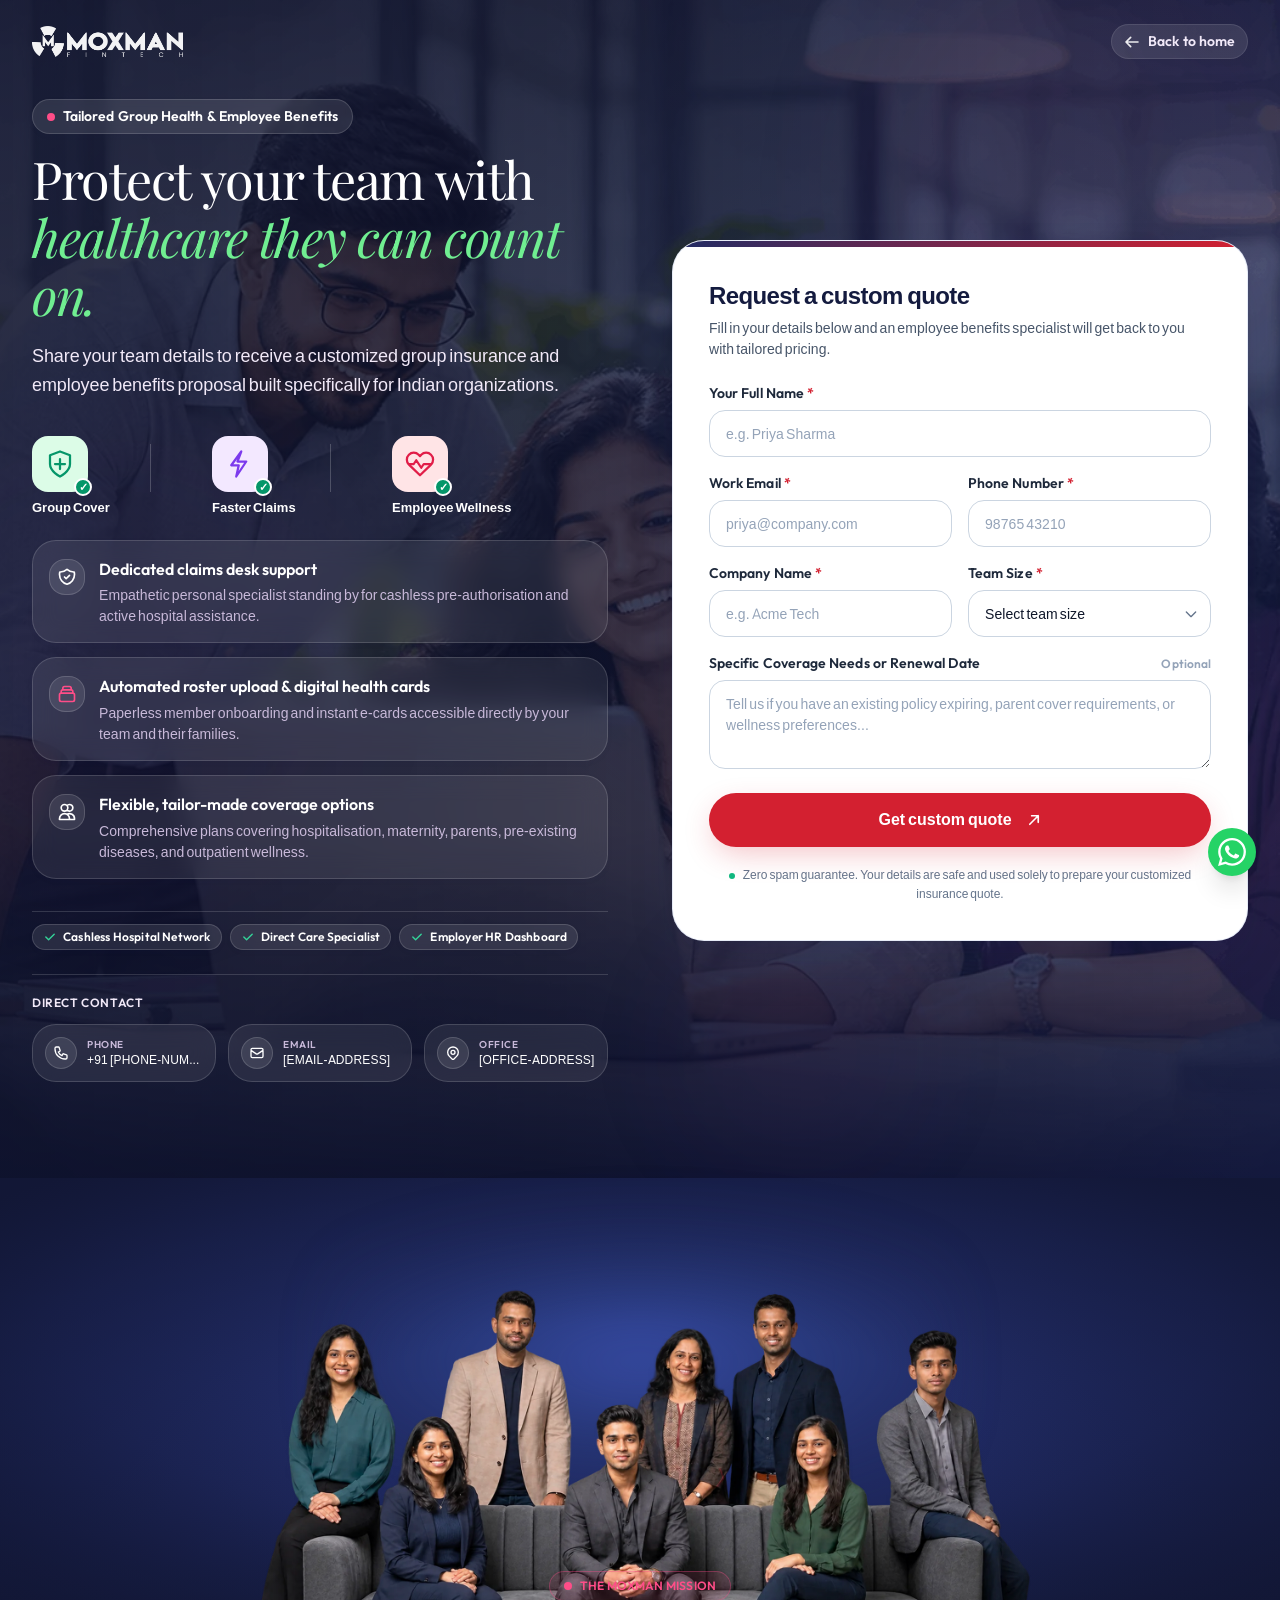
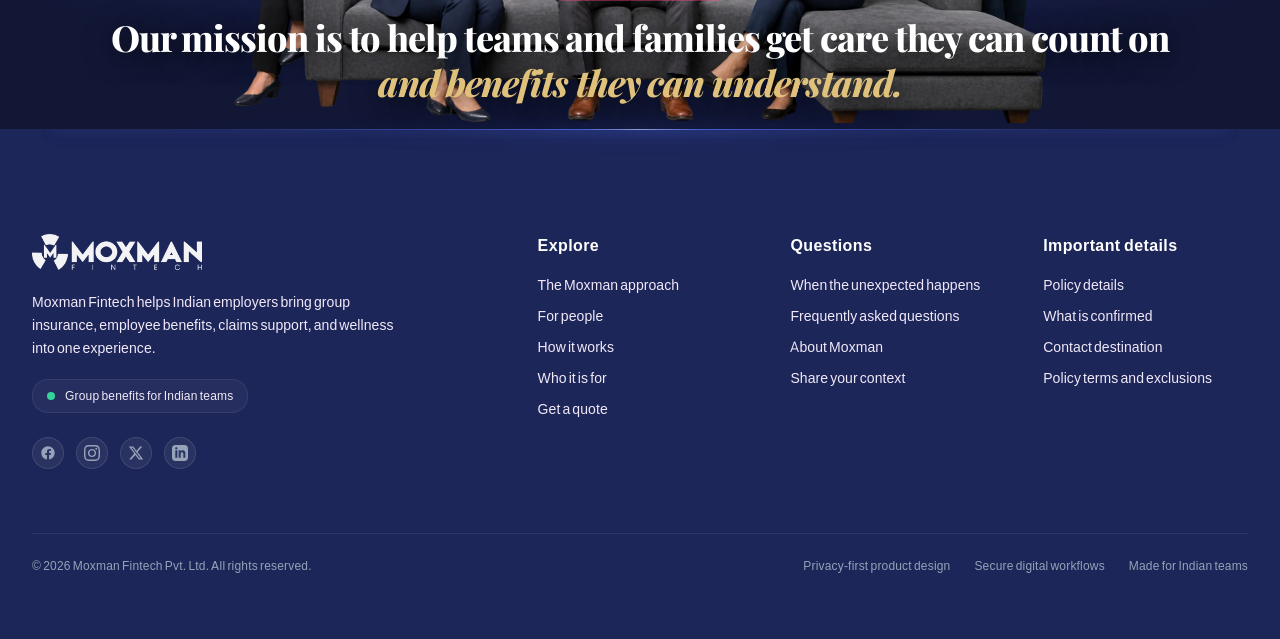
<file: get-quote/index.html>
<!-- DEBUG-VIEW START 3 APPPATH/Views/quote.php -->
<!-- DEBUG-VIEW START 2 APPPATH/Views/layouts/main.php -->
<!DOCTYPE html>
<html lang="en" class="scroll-smooth">
<head>
<script class="kint-rich-script">"use strict";(()=>{function m(n){if(!(n instanceof Element))throw new Error("Invalid argument to dedupeElement()");let t=n.ownerDocument,e=E(n);for(let s of t.querySelectorAll(e))n!==s&&s.parentNode.removeChild(s)}function d(n){return n instanceof Element?n.ownerDocument.contains(n):!1}function E(n){if(!(n instanceof Element))throw new Error("Invalid argument to buildClassSelector()");return[n.nodeName,...n.classList].join(".")}function f(n){if(!(n instanceof Element))throw new Error("Invalid argument to selectText()");let t=n.ownerDocument,e=t.getSelection(),s=t.createRange();s.selectNodeContents(n),e.removeAllRanges(),e.addRange(s)}function I(n,t){let e;return function(...s){clearTimeout(e),e=setTimeout(function(){n(...s)},t)}}function x(n){if(!(n instanceof Element))throw new Error("Invalid argument to offsetTop()");return n.offsetTop+(n.offsetParent?x(n.offsetParent):0)}var u=class n{static#e=new Set;static toggleSearchBox(t,e){let s=t.querySelector(".kint-search"),i=t.parentNode;if(s)if(s.classList.toggle("kint-show",e)){if(s.focus(),s.select(),!n.#e.has(s)){let r=i.querySelectorAll("dl").length,o=200;r>1e4&&(o=700),s.addEventListener("keyup",I(n.#t.bind(null,s),o)),n.#e.add(s)}n.#t(s)}else i.classList.remove("kint-search-root")}static#t(t){let e=t.closest(".kint-parent")?.parentNode;if(e)if(t.classList.contains("kint-show")&&t.value.length){let s=e.dataset.lastSearch;if(e.classList.add("kint-search-root"),s!==t.value){e.dataset.lastSearch=t.value,e.classList.remove("kint-search-match");for(let i of e.querySelectorAll(".kint-search-match"))i.classList.remove("kint-search-match");n.#s(e,t.value.toUpperCase())}}else e.classList.remove("kint-search-root")}static#s(t,e){let s=t.cloneNode(!0);for(let c of s.querySelectorAll(".access-path"))c.remove();if(!s.textContent.toUpperCase().includes(e))return;t.classList.add("kint-search-match");let i=t.firstElementChild;for(;i&&i.tagName!=="DT";)i=i.nextElementSibling;if(!i)return;let r=a.getChildContainer(i);if(!r)return;let o,l;for(let c of r.children)c.tagName==="DL"?n.#s(c,e):c.tagName==="UL"&&(c.classList.contains("kint-tabs")?o=c.children:c.classList.contains("kint-tab-contents")&&(l=c.children));if(!(!o||o.length!==l?.length))for(let c=o.length;c--;){let k=!1,F=!1;o[c].textContent.toUpperCase().includes(e)&&(k=!0);let O=l[c].cloneNode(!0);for(let v of O.querySelectorAll(".access-path"))v.remove();if(O.textContent.toUpperCase().includes(e)&&(k=!0,F=!0),k&&o[c].classList.add("kint-search-match"),F)for(let v of l[c].children)v.tagName==="DL"&&n.#s(v,e)}}};var g=class{static sort(t,e){let s=t.dataset.kintTableSort,i=parseInt(s)===e?-1:1,r=t.tBodies[0];[...r.rows].sort(function(o,l){o=o.cells[e].textContent.trim().toLocaleLowerCase(),l=l.cells[e].textContent.trim().toLocaleLowerCase();let c=0;return!isNaN(o)&&!isNaN(l)?(o=parseFloat(o),l=parseFloat(l),c=o-l):isNaN(o)&&!isNaN(l)?c=1:isNaN(l)&&!isNaN(o)?c=-1:c=(""+o).localeCompare(""+l),c*i}).forEach(o=>r.appendChild(o)),i<0?t.dataset.kintTableSort=null:t.dataset.kintTableSort=e}};var a=class n{#e;#t;#s;constructor(t){if(!(t instanceof h))throw new Error("Invalid argument to Rich.constructor()");this.#e=t,this.#e.runOnInit(this.#i.bind(this));let e=new q(this,t);new b(this,t.window,e)}#i(){let t=this.#e.window.document;if(d(this.#t)||(this.#t=t.querySelector("style.kint-rich-style")),this.#t&&m(this.#t),t.querySelector(".kint-rich.kint-file")){this.setupFolder(t);let e=this.#s.querySelector("dd.kint-foldout"),s=Array.from(t.querySelectorAll(".kint-rich.kint-file"));for(let i of s)i.parentNode!==e&&e.appendChild(i);this.#s.classList.add("kint-show")}}addToFolder(t){let e=t.closest(".kint-rich");if(!e)throw new Error("Bad addToFolder");let s=this.#e.window.document;if(this.setupFolder(s),this.folder.contains(t))throw new Error("Bad addToFolder");let i=this.#s.querySelector("dd.kint-foldout"),r=t.closest(".kint-parent, .kint-rich"),o=Array.from(e.querySelectorAll(".kint-folder-trigger"));if(e===r||e.querySelectorAll(".kint-rich > dl").length===1){for(let l of o)l.remove();e.classList.add("kint-file"),i.insertBefore(e,i.firstChild)}else{let l=s.createElement("div");l.classList.add("kint-rich"),l.classList.add("kint-file"),l.appendChild(r.closest(".kint-rich > dl"));let c=e.lastElementChild;c.matches(".kint-rich > footer")&&l.appendChild(c.cloneNode(!0));for(let k of o)k.remove();i.insertBefore(l,i.firstChild)}n.toggle(this.#s.querySelector(".kint-parent"),!0)}setupFolder(t){if(this.#s)d(this.#s)||(this.#s=t.querySelector(".kint-rich.kint-folder"));else{let e=t.createElement("template");e.innerHTML='<div class="kint-rich kint-folder"><dl><dt class="kint-parent"><nav></nav>Kint</dt><dd class="kint-foldout"></dd></dl></div>',this.#s=e.content.firstChild,t.body.appendChild(this.#s)}}get folder(){return d(this.#s)||(this.#s=this.#e.window.document.querySelector(".kint-rich.kint-folder")),this.#s&&m(this.#s),this.#s}isFolderOpen(){let t=this.#s?.querySelector("dd.kint-foldout");if(t)return t.previousSibling.classList.contains("kint-show")}static getChildContainer(t){let e=t.nextElementSibling;for(;e&&!e.matches("dd");)e=e.nextElementSibling;return e}static toggle(t,e){let s=n.getChildContainer(t);s&&(e=t.classList.toggle("kint-show",e),n.#n(s,e))}static switchTab(t){t.parentNode.getElementsByClassName("kint-active-tab")[0].classList.remove("kint-active-tab"),t.classList.add("kint-active-tab");let e=t,s=0;for(;e=e.previousElementSibling;)s++;let i=t.parentNode.nextSibling.children;for(let r=i.length;r--;)r===s?(i[r].classList.add("kint-show"),n.#n(i[r],!0)):i[r].classList.remove("kint-show")}static toggleChildren(t,e){let s=n.getChildContainer(t);if(!s)return;e===void 0&&(e=t.classList.contains("kint-show"));let i=Array.from(s.getElementsByClassName("kint-parent"));for(let r of i)r.classList.toggle("kint-show",e)}static toggleAccessPath(t,e){let s=t.querySelector(".access-path");s?.classList.toggle("kint-show",e)&&f(s)}static#n(t,e){if(t.children.length===2&&t.lastElementChild.matches("ul.kint-tab-contents"))for(let s of t.lastElementChild.children)s.matches("li.kint-show")&&(t=s);if(t.children.length===1&&t.firstElementChild.matches("dl")){let s=t.firstElementChild.firstElementChild;s?.classList?.contains("kint-parent")&&n.toggle(s,e)}}},b=class{#e;#t;#s;#i=null;#n=null;#o=0;constructor(t,e,s){this.#e=t,this.#t=s,this.#s=e,this.#s.addEventListener("click",this.#a.bind(this),!0)}#r(){clearTimeout(this.#i),this.#i=setTimeout(this.#l.bind(this),250)}#l(){clearTimeout(this.#i),this.#i=null,this.#n=null,this.#o=0}#c(){let t=this.#n;if(!t.matches(".kint-parent > nav"))return;let e=t.parentNode;if(this.#o===1)a.toggleChildren(e),this.#t.onTreeChanged(),this.#r(),this.#o=2;else if(this.#o===2){this.#l();let s=e.classList.contains("kint-show"),i=this.#e.folder?.querySelector(".kint-parent"),r=Array.from(this.#s.document.getElementsByClassName("kint-parent"));for(let o of r)o!==i&&o.classList.toggle("kint-show",s);this.#t.onTreeChanged(),this.#t.scrollToFocus()}}#a(t){if(this.#o){this.#c();return}let e=t.target;if(!e.closest(".kint-rich"))return;if(e.tagName==="DFN"&&f(e),e.tagName==="TH"){t.ctrlKey||g.sort(e.closest("table"),e.cellIndex);return}if(e.tagName==="LI"&&e.parentNode.className==="kint-tabs"){if(e.className!=="kint-active-tab"){let i=e.closest("dl")?.querySelector(".kint-parent > nav")??e;a.switchTab(e),this.#t.onTreeChanged(),this.#t.setCursor(i)}return}let s=e.closest("dt");if(e.tagName==="NAV")e.parentNode.tagName==="FOOTER"?(this.#t.setCursor(e),e.parentNode.classList.toggle("kint-show")):s?.classList.contains("kint-parent")&&(a.toggle(s),this.#t.onTreeChanged(),this.#t.setCursor(e),this.#r(),this.#o=1,this.#n=e);else if(e.classList.contains("kint-access-path-trigger"))s&&a.toggleAccessPath(s);else if(e.classList.contains("kint-search-trigger"))s?.matches(".kint-rich > dl > dt.kint-parent")&&u.toggleSearchBox(s);else if(e.classList.contains("kint-folder-trigger")){if(s?.matches(".kint-rich > dl > dt.kint-parent"))this.#e.addToFolder(e),this.#t.onTreeChanged(),this.#t.setCursor(s.querySelector("nav")),this.#t.scrollToFocus();else if(e.parentNode.tagName==="FOOTER"){let i=e.closest(".kint-rich").querySelector(".kint-parent > nav, .kint-rich > footer > nav");this.#e.addToFolder(e),this.#t.onTreeChanged(),this.#t.setCursor(i),this.#t.scrollToFocus()}}else e.classList.contains("kint-search")||(e.tagName==="PRE"&&t.detail===3?f(e):e.closest(".kint-source")&&t.detail===3?f(e.closest(".kint-source")):e.classList.contains("access-path")?f(e):e.tagName!=="A"&&s?.classList.contains("kint-parent")&&(a.toggle(s),this.#t.onTreeChanged(),this.#t.setCursor(s.querySelector("nav"))))}},j=65,G=68,A=70,S=72,K=74,D=75,p=76,V=83,P=9,T=13,B=27,L=32,N=37,R=38,C=39,H=40,M=".kint-rich .kint-parent > nav, .kint-rich > footer > nav, .kint-rich .kint-tabs > li:not(.kint-active-tab)",q=class{#e=[];#t=0;#s=!1;#i;#n;constructor(t,e){this.#i=t,this.#n=e.window,this.#n.addEventListener("keydown",this.#c.bind(this),!0),e.runOnInit(this.onTreeChanged.bind(this))}scrollToFocus(){let t=this.#e[this.#t];if(!t)return;let e=this.#i.folder;if(t===e?.querySelector(".kint-parent > nav"))return;let s=x(t);if(this.#i.isFolderOpen()){let i=e.querySelector("dd.kint-foldout");i.scrollTo(0,s-i.clientHeight/2)}else this.#n.scrollTo(0,s-this.#n.innerHeight/2)}onTreeChanged(){let t=this.#e[this.#t];this.#e=[];let e=this.#i.folder,s=e?.querySelector(".kint-parent > nav"),i=this.#n.document;this.#i.isFolderOpen()&&(i=e,this.#e.push(s));let r=Array.from(i.querySelectorAll(M));for(let o of r)o.offsetParent!==null&&o!==s&&this.#e.push(o);if(s&&!this.#i.isFolderOpen()&&this.#e.push(s),this.#e.length===0){this.#s=!1,this.#r();return}t&&this.#e.indexOf(t)!==-1?this.#t=this.#e.indexOf(t):this.#r()}setCursor(t){if(this.#i.isFolderOpen()&&!this.#i.folder.contains(t)||!t.matches(M))return!1;let e=this.#e.indexOf(t);if(e===-1&&(this.onTreeChanged(),e=this.#e.indexOf(t)),e!==-1){if(e!==this.#t)return this.#t=e,this.#r(),!0;this.#e[e]?.classList.remove("kint-weak-focus")}else console.error("setCursor failed to find target in list",t),console.info("Please report this as a bug in Kint at https://github.com/kint-php/kint");return!1}#o(t){if(this.#e.length===0)return this.#t=0,null;for(this.#t+=t;this.#t<0;)this.#t+=this.#e.length;for(;this.#t>=this.#e.length;)this.#t-=this.#e.length;return this.#r(),this.#t}#r(){let t=this.#n.document.querySelector(".kint-focused");t&&(t.classList.remove("kint-focused"),t.classList.remove("kint-weak-focus")),this.#s&&this.#e[this.#t]?.classList.add("kint-focused")}#l(t){let e=t.closest(".kint-rich .kint-parent ~ dd")?.parentNode.querySelector(".kint-parent > nav");e&&(this.setCursor(e),this.scrollToFocus())}#c(t){if(t.keyCode===B&&t.target.matches(".kint-search")){t.target.blur(),this.#s&&this.#r();return}if(t.target!==this.#n.document.body||t.altKey||t.ctrlKey)return;if(t.keyCode===G){if(this.#s)this.#s=!1;else{if(this.#s=!0,this.onTreeChanged(),this.#e.length===0){this.#s=!1;return}this.scrollToFocus()}this.#r(),t.preventDefault();return}else if(t.keyCode===B){this.#s&&(this.#s=!1,this.#r(),t.preventDefault());return}else if(!this.#s)return;t.preventDefault(),d(this.#e[this.#t])||this.onTreeChanged();let e=this.#e[this.#t];if([P,R,D,H,K].includes(t.keyCode)){t.keyCode===P?this.#o(t.shiftKey?-1:1):t.keyCode===R||t.keyCode===D?this.#o(-1):(t.keyCode===H||t.keyCode===K)&&this.#o(1),this.scrollToFocus();return}if(e.tagName==="LI"&&[L,T,C,p,N,S].includes(t.keyCode)){t.keyCode===L||t.keyCode===T?(a.switchTab(e),this.onTreeChanged()):t.keyCode===C||t.keyCode===p?this.#o(1):(t.keyCode===N||t.keyCode===S)&&this.#o(-1),this.scrollToFocus();return}if(e.parentNode.tagName==="FOOTER"&&e.closest(".kint-rich")){if(t.keyCode===L||t.keyCode===T)e.parentNode.classList.toggle("kint-show");else if(t.keyCode===N||t.keyCode===S)if(e.parentNode.classList.contains("kint-show"))e.parentNode.classList.remove("kint-show");else{this.#l(e.closest(".kint-rich"));return}else if(t.keyCode===C||t.keyCode===p)e.parentNode.classList.add("kint-show");else if(t.keyCode===A&&!this.#i.isFolderOpen()&&e.matches(".kint-rich > footer > nav")){let i=e.closest(".kint-rich").querySelector(".kint-parent > nav, .kint-rich > footer > nav");this.#i.addToFolder(e),this.onTreeChanged(),this.setCursor(i),this.scrollToFocus()}return}let s=e.closest(".kint-parent");if(s){if(t.keyCode===j){a.toggleAccessPath(s);return}if(t.keyCode===A){!this.#i.isFolderOpen()&&s.matches(".kint-rich:not(.kint-folder) > dl > .kint-parent")&&(this.#i.addToFolder(e),this.onTreeChanged(),this.setCursor(e),this.scrollToFocus());return}if(t.keyCode===V){let i=s.closest(".kint-rich > dl")?.querySelector(".kint-search")?.closest(".kint-parent");if(i){e.classList.add("kint-weak-focus"),u.toggleSearchBox(i,!0);return}}if(t.keyCode===L||t.keyCode===T){a.toggle(s),this.onTreeChanged();return}if([C,p,N,S].includes(t.keyCode)){let i=s.classList.contains("kint-show");if(t.keyCode===C||t.keyCode===p){i&&a.toggleChildren(s,!0),a.toggle(s,!0),this.onTreeChanged();return}else if(i){a.toggleChildren(s,!1),a.toggle(s,!1),this.onTreeChanged();return}else{this.#l(s);return}}}}};var y=class{#e;#t;constructor(t){if(!(t instanceof h))throw new Error("Invalid argument to Plain.constructor()");this.#e=t.window,t.runOnInit(this.#s.bind(this))}#s(){d(this.#t)||(this.#t=this.#e.document.querySelector("style.kint-plain-style")),this.#t&&m(this.#t)}};var w=class{#e;constructor(t){if(!(t instanceof h))throw new Error("Invalid argument to Microtime.constructor()");this.#e=t.window,t.runOnInit(this.#t.bind(this))}#t(){let t={},e=this.#e.document.querySelectorAll("[data-kint-microtime-group]");for(let s of e){let i=s.querySelector(".kint-microtime-lap");if(!i)continue;let r=s.dataset.kintMicrotimeGroup,o=parseFloat(i.textContent),l=parseFloat(s.querySelector(".kint-microtime-avg").textContent);t[r]??={min:o,max:o,avg:l},t[r].min>o&&(t[r].min=o),t[r].max<o&&(t[r].max=o),t[r].avg=l}for(let s of e){let i=s.querySelector(".kint-microtime-lap");if(!i)continue;let r=parseFloat(i.textContent),o=t[s.dataset.kintMicrotimeGroup];if(s.querySelector(".kint-microtime-avg").textContent=o.avg,!(r===o.min&&r===o.max))if(s.classList.add("kint-microtime-js"),r>o.avg){let l=(r-o.avg)/(o.max-o.avg);i.style.background="hsl("+(40-40*l)+", 100%, 65%)"}else{let l=0;o.avg!==o.min&&(l=(o.avg-r)/(o.avg-o.min)),i.style.background="hsl("+(40+80*l)+", 100%, 65%)"}}}};var U=Symbol(),h=class n{static#e=null;#t;#s=[];#i=new Set;static init(t){return n.#e??=new n(t,U),n.#e.#n(),n.#e.runOnLoad(n.#r),n.#e}get window(){return this.#t}constructor(t,e){if(U!==e)throw new Error("Kint constructor is private. Use Kint.init()");if(!(t instanceof Window))throw new Error("Invalid argument to Kint.init()");this.#t=t,this.runOnInit(this.#o.bind(this)),new y(this),new a(this),new w(this)}runOnLoad(t){if(this.#t.document.readyState==="complete")try{t()}catch{}else this.#t.addEventListener("load",t)}runOnInit(t){this.#s.push(t)}#n(){this.#t.document.currentScript&&(this.#i.add(E(window.document.currentScript)),window.document.currentScript.remove())}#o(){for(let t of this.#i.keys())for(let e of this.#t.document.querySelectorAll(t))e.remove()}static#r(){for(let t of n.#e.#s)t()}};window.Kint||(window.Kint=h);window.Kint.init(window);})();
</script><style class="kint-rich-style">.kint-rich{--spacing: 4px;--nav-size: 15px;--backdrop-color: rgba(255, 255, 255, 0.9);--main-background: #e0eaef;--secondary-background: #c1d4df;--text-color: #1d1e1e;--variable-name-color: #1d1e1e;--variable-type-color: #0092db;--variable-type-color-hover: #5cb730;--border-color: #b6cedb;--border-color-hover: #0092db;--border: 1px solid var(--border-color);--foldout-max-size: calc(100vh - 100px);--foldout-zindex: 999999;--caret-image: url("data:image/svg+xml;utf8,<svg xmlns='http://www.w3.org/2000/svg' viewBox='0 0 30 150'><g stroke-width='2' fill='%23FFF'><path d='M1 1h28v28H1zm5 14h18m-9 9V6M1 61h28v28H1zm5 14h18' stroke='%23379'/><path d='M1 31h28v28H1zm5 14h18m-9 9V36M1 91h28v28H1zm5 14h18' stroke='%235A3'/><path d='M1 121h28v28H1zm5 5l18 18m-18 0l18-18' stroke='%23CCC'/></g></svg>");--ap-image: url("data:image/svg+xml;utf8,<svg xmlns='http://www.w3.org/2000/svg' viewBox='0 0 16 16'><g stroke='%23000' fill='transparent'><path d='M2 8h3m3 3v3M8 2v3m3 3h3M3 8' stroke-width='2' stroke-linecap='round'/><circle stroke-width='1.5' r='4.5' cx='8' cy='8'/></g></svg>");--folder-image: url("data:image/svg+xml;utf8,<svg xmlns='http://www.w3.org/2000/svg' viewBox='0 0 16 16'><path d='M2 2h4l2 2h6v9H2V2h2' stroke-width='2' stroke='%23000' fill='transparent' stroke-linejoin='round'/></svg>");--search-image: url("data:image/svg+xml;utf8,<svg xmlns='http://www.w3.org/2000/svg' viewBox='0 0 16 16'><g stroke='%23000' fill='transparent'><path d='M2 14l3-3' stroke-linecap='round' stroke-width='3'/><circle stroke-width='2' r='5' cx='9' cy='7'/></g></svg>");font-size:13px;overflow-x:auto;white-space:nowrap;background:var(--backdrop-color);direction:ltr;contain:content}.kint-rich.kint-folder{position:fixed;bottom:0;left:0;right:0;z-index:var(--foldout-zindex);width:100%;margin:0;display:block}.kint-rich.kint-folder dd.kint-foldout{max-height:var(--foldout-max-size);padding-right:calc(var(--spacing)*2);overflow-y:scroll;display:none}.kint-rich.kint-folder dd.kint-foldout.kint-show{display:block}.kint-rich::selection{background:var(--border-color-hover);color:var(--text-color)}.kint-rich .kint-focused{box-shadow:0 0 3px 3px var(--variable-type-color-hover)}.kint-rich .kint-focused.kint-weak-focus{box-shadow:0 0 3px 1px color-mix(in srgb, var(--variable-type-color-hover) 50%, transparent)}.kint-rich,.kint-rich::before,.kint-rich::after,.kint-rich *,.kint-rich *::before,.kint-rich *::after{box-sizing:border-box;border-radius:0;color:var(--text-color);float:none !important;font-family:Consolas,Menlo,Monaco,Lucida Console,Liberation Mono,DejaVu Sans Mono,Bitstream Vera Sans Mono,Courier New,monospace,serif;line-height:15px;margin:0;padding:0;text-align:left}.kint-rich{margin:calc(var(--spacing)*2) 0}.kint-rich dt,.kint-rich dl{width:auto}.kint-rich dt,.kint-rich div.access-path{background:var(--main-background);border:var(--border);color:var(--text-color);display:block;font-weight:bold;list-style:none outside none;overflow:auto;padding:var(--spacing)}.kint-rich dt:hover,.kint-rich div.access-path:hover{border-color:var(--border-color-hover)}.kint-rich>dl dl{padding:0 0 0 calc(var(--spacing)*3)}.kint-rich dt.kint-parent>nav,.kint-rich>footer>nav{background:var(--caret-image) no-repeat scroll 0 0/var(--nav-size) 75px rgba(0,0,0,0);cursor:pointer;display:inline-block;height:var(--nav-size);width:var(--nav-size);margin-right:3px;vertical-align:middle}.kint-rich dt.kint-parent:hover>nav,.kint-rich>footer>nav:hover{background-position:0 25%}.kint-rich dt.kint-parent.kint-show>nav,.kint-rich>footer.kint-show>nav{background-position:0 50%}.kint-rich dt.kint-parent.kint-show:hover>nav,.kint-rich>footer.kint-show>nav:hover{background-position:0 75%}.kint-rich dt.kint-parent.kint-locked>nav{background-position:0 100%}.kint-rich dt.kint-parent+dd{display:none;border-left:1px dashed var(--border-color);contain:strict}.kint-rich dt.kint-parent.kint-show+dd{display:block;contain:content}.kint-rich var,.kint-rich var a{color:var(--variable-type-color);font-style:normal}.kint-rich dt:hover var,.kint-rich dt:hover var a{color:var(--variable-type-color-hover)}.kint-rich dfn{font-style:normal;font-family:monospace;color:var(--variable-name-color)}.kint-rich pre{color:var(--text-color);margin:0 0 0 calc(var(--spacing)*3);padding:5px;overflow-y:hidden;border-top:0;border:var(--border);background:var(--main-background);display:block;word-break:normal}.kint-rich .kint-access-path-trigger,.kint-rich .kint-folder-trigger,.kint-rich .kint-search-trigger{background:color-mix(in srgb, var(--text-color) 80%, transparent);border-radius:3px;padding:2px;height:var(--nav-size);width:var(--nav-size);font-size:var(--nav-size);margin-left:5px;font-weight:bold;text-align:center;line-height:1;float:right !important;cursor:pointer;position:relative;overflow:hidden}.kint-rich .kint-access-path-trigger::before,.kint-rich .kint-folder-trigger::before,.kint-rich .kint-search-trigger::before{display:block;content:"";width:100%;height:100%;background:var(--main-background);mask:center/contain no-repeat alpha}.kint-rich .kint-access-path-trigger:hover,.kint-rich .kint-folder-trigger:hover,.kint-rich .kint-search-trigger:hover{background:var(--main-background)}.kint-rich .kint-access-path-trigger:hover::before,.kint-rich .kint-folder-trigger:hover::before,.kint-rich .kint-search-trigger:hover::before{background:var(--text-color)}.kint-rich .kint-access-path-trigger::before{mask-image:var(--ap-image)}.kint-rich .kint-folder-trigger::before{mask-image:var(--folder-image)}.kint-rich .kint-search-trigger::before{mask-image:var(--search-image)}.kint-rich input.kint-search{display:none;border:var(--border);border-top-width:0;border-bottom-width:0;padding:var(--spacing);float:right !important;margin:calc(var(--spacing)*-1) 0;color:var(--variable-name-color);background:var(--secondary-background);height:calc(var(--nav-size) + var(--spacing)*2);width:calc(var(--nav-size)*10);position:relative;z-index:100}.kint-rich input.kint-search.kint-show{display:block}.kint-rich .kint-search-root ul.kint-tabs>li:not(.kint-search-match){background:var(--secondary-background);filter:saturate(0);opacity:.5}.kint-rich .kint-search-root dl:not(.kint-search-match){opacity:.5}.kint-rich .kint-search-root dl:not(.kint-search-match)>dt{background:var(--main-background);filter:saturate(0)}.kint-rich .kint-search-root dl:not(.kint-search-match) dl,.kint-rich .kint-search-root dl:not(.kint-search-match) ul.kint-tabs>li:not(.kint-search-match){opacity:1}.kint-rich div.access-path{background:var(--secondary-background);display:none;margin-top:5px;padding:4px;white-space:pre}.kint-rich div.access-path.kint-show{display:block}.kint-rich footer{padding:0 3px 3px;font-size:9px;background:rgba(0,0,0,0)}.kint-rich footer>.kint-folder-trigger{background:rgba(0,0,0,0)}.kint-rich footer>.kint-folder-trigger::before{background:var(--text-color)}.kint-rich footer nav{height:10px;width:10px;background-size:10px 50px}.kint-rich footer>ol{display:none;margin-left:32px}.kint-rich footer.kint-show>ol{display:block}.kint-rich a{color:var(--text-color);text-shadow:none;text-decoration:underline}.kint-rich a:hover{color:var(--variable-name-color);border-bottom:1px dotted var(--variable-name-color)}.kint-rich ul{list-style:none;padding-left:calc(var(--spacing)*3)}.kint-rich ul:not(.kint-tabs) li{border-left:1px dashed var(--border-color)}.kint-rich ul:not(.kint-tabs) li>dl{border-left:none}.kint-rich ul.kint-tabs{margin:0 0 0 calc(var(--spacing)*3);padding-left:0;background:var(--main-background);border:var(--border);border-top:0}.kint-rich ul.kint-tabs>li{background:var(--secondary-background);border:var(--border);cursor:pointer;display:inline-block;height:calc(var(--spacing)*6);margin:calc(var(--spacing)/2);padding:0 calc(2px + var(--spacing)*2.5);vertical-align:top}.kint-rich ul.kint-tabs>li:hover,.kint-rich ul.kint-tabs>li.kint-active-tab:hover{border-color:var(--border-color-hover);color:var(--variable-type-color-hover)}.kint-rich ul.kint-tabs>li.kint-active-tab{background:var(--main-background);border-top:0;margin-top:-1px;height:27px;line-height:24px}.kint-rich ul.kint-tabs>li:not(.kint-active-tab){line-height:calc(var(--spacing)*5)}.kint-rich ul.kint-tabs li+li{margin-left:0}.kint-rich ul.kint-tab-contents>li{display:none;contain:strict}.kint-rich ul.kint-tab-contents>li.kint-show{display:block;contain:content}.kint-rich dt:hover+dd>ul>li.kint-active-tab{border-color:var(--border-color-hover);color:var(--variable-type-color-hover)}.kint-rich dt>.kint-color-preview{width:var(--nav-size);height:var(--nav-size);display:inline-block;vertical-align:middle;margin-left:10px;border:var(--border);background-color:#ccc;background-image:url('data:image/svg+xml;utf8,<svg xmlns="http://www.w3.org/2000/svg" viewBox="0 0 2 2"><path fill="%23FFF" d="M0 0h1v2h1V1H0z"/></svg>');background-size:min(20px,100%)}.kint-rich dt>.kint-color-preview:hover{border-color:var(--border-color-hover)}.kint-rich dt>.kint-color-preview>div{width:100%;height:100%}.kint-rich table{border-collapse:collapse;empty-cells:show;border-spacing:0}.kint-rich table *{font-size:12px}.kint-rich table dt{background:none;padding:calc(var(--spacing)/2)}.kint-rich table dt .kint-parent{min-width:100%;overflow:hidden;text-overflow:ellipsis;white-space:nowrap}.kint-rich table td,.kint-rich table th{border:var(--border);padding:calc(var(--spacing)/2);vertical-align:center}.kint-rich table th{cursor:alias}.kint-rich table td:first-child,.kint-rich table th{font-weight:bold;background:var(--secondary-background);color:var(--variable-name-color)}.kint-rich table td{background:var(--main-background);white-space:pre}.kint-rich table td>dl{padding:0}.kint-rich table pre{border-top:0;border-right:0}.kint-rich table thead th:first-child{background:none;border:0}.kint-rich table tr:hover>td{box-shadow:0 0 1px 0 var(--border-color-hover) inset}.kint-rich table tr:hover var{color:var(--variable-type-color-hover)}.kint-rich table ul.kint-tabs li.kint-active-tab{height:20px;line-height:17px}.kint-rich pre.kint-source{margin-left:-1px}.kint-rich pre.kint-source[data-kint-filename]:before{display:block;content:attr(data-kint-filename);margin-bottom:var(--spacing);padding-bottom:var(--spacing);border-bottom:1px solid var(--secondary-background)}.kint-rich pre.kint-source>div:before{display:inline-block;content:counter(kint-l);counter-increment:kint-l;border-right:1px solid var(--border-color-hover);padding-right:calc(var(--spacing)*2);margin-right:calc(var(--spacing)*2)}.kint-rich pre.kint-source>div.kint-highlight{background:var(--secondary-background)}.kint-rich .kint-microtime-js .kint-microtime-lap{text-shadow:-1px 0 var(--border-color-hover),0 1px var(--border-color-hover),1px 0 var(--border-color-hover),0 -1px var(--border-color-hover);color:var(--main-background);font-weight:bold}.kint-rich{--main-background: #f8f8f8;--secondary-background: #f8f8f8;--variable-type-color: #06f;--variable-type-color-hover: #f00;--border-color: #d7d7d7;--border-color-hover: #aaa;--alternative-background: #fff;--highlight-color: #cfc;--caret-image: url("data:image/svg+xml;utf8,<svg xmlns='http://www.w3.org/2000/svg' viewBox='0 0 30 150'><path d='M6 7h18l-9 15zm0 30h18l-9 15zm0 45h18l-9-15zm0 30h18l-9-15zm0 12l18 18m-18 0l18-18' fill='%23555'/><path d='M6 126l18 18m-18 0l18-18' stroke-width='2' stroke='%23555'/></svg>")}.kint-rich .kint-focused{box-shadow:0 0 3px 2px var(--variable-type-color-hover)}.kint-rich dt{font-weight:normal}.kint-rich dt.kint-parent{margin-top:4px}.kint-rich dl dl{margin-top:4px;padding-left:25px;border-left:none}.kint-rich>dl>dt{background:var(--secondary-background)}.kint-rich ul{margin:0;padding-left:0}.kint-rich ul:not(.kint-tabs)>li{border-left:0}.kint-rich ul.kint-tabs{background:var(--secondary-background);border:var(--border);border-width:0 1px 1px 1px;padding:4px 0 0 12px;margin-left:-1px;margin-top:-1px}.kint-rich ul.kint-tabs li,.kint-rich ul.kint-tabs li+li{margin:0 0 0 4px}.kint-rich ul.kint-tabs li{border-bottom-width:0;height:calc(var(--spacing)*6 + 1px)}.kint-rich ul.kint-tabs li:first-child{margin-left:0}.kint-rich ul.kint-tabs li.kint-active-tab{border-top:var(--border);background:var(--alternative-background);font-weight:bold;padding-top:0;border-bottom:1px solid var(--alternative-background) !important;margin-bottom:-1px}.kint-rich ul.kint-tabs li.kint-active-tab:hover{border-bottom:1px solid var(--alternative-background)}.kint-rich ul>li>pre{border:var(--border)}.kint-rich dt:hover+dd>ul{border-color:var(--border-color-hover)}.kint-rich pre{background:var(--alternative-background);margin-top:4px;margin-left:25px}.kint-rich .kint-source{margin-left:-1px}.kint-rich .kint-source .kint-highlight{background:var(--highlight-color)}.kint-rich .kint-parent.kint-show>.kint-search{border-bottom-width:1px}.kint-rich table td{background:var(--alternative-background)}.kint-rich table td>dl{padding:0;margin:0}.kint-rich table td>dl>dt.kint-parent{margin:0}.kint-rich table td:first-child,.kint-rich table td,.kint-rich table th{padding:2px 4px}.kint-rich table dd,.kint-rich table dt{background:var(--alternative-background)}.kint-rich table tr:hover>td{box-shadow:none;background:var(--highlight-color)}
</style>

    <meta charset="UTF-8">
    <meta name="viewport" content="width=device-width, initial-scale=1.0">
    <meta http-equiv="X-UA-Compatible" content="ie=edge">

    <!-- SEO Meta Tags -->
    <title>Get a Custom Group Health Insurance Quote | Moxman Fintech</title>
    <meta name="description" content="Request a tailored group health insurance and employee benefits quote for your team. Cashless hospital network, dedicated claims specialist, and digital employee cards.">
    <meta name="author" content="Moxman Fintech">
    <meta name="referrer" content="strict-origin-when-cross-origin">
    <link rel="canonical" href="./">
    <meta name="robots" content="index, follow">

    <!-- Open Graph / Facebook -->
    <meta property="og:type" content="website">
    <meta property="og:url" content="./">
    <meta property="og:title" content="Get a Custom Group Health Insurance Quote | Moxman Fintech">
    <meta property="og:description" content="Request a tailored group health insurance and employee benefits quote for your team. Cashless hospital network, dedicated claims specialist, and digital employee cards.">
    <meta property="og:image" content="../assets/images/brand/logo.png">
    <meta property="og:site_name" content="Moxman Fintech">
    <meta property="og:locale" content="en_IN">
    <meta property="og:image:alt" content="Moxman Fintech group health insurance and employee benefits platform">

    <!-- Twitter Card -->
    <meta name="twitter:card" content="summary_large_image">
    <meta name="twitter:url" content="./">
    <meta name="twitter:title" content="Get a Custom Group Health Insurance Quote | Moxman Fintech">
    <meta name="twitter:description" content="Request a tailored group health insurance and employee benefits quote for your team. Cashless hospital network, dedicated claims specialist, and digital employee cards.">
    <meta name="twitter:image" content="../assets/images/brand/logo.png">

    <!-- Favicon & Icons -->
    <link rel="icon" type="image/x-icon" href="../favicon.ico">
    <link rel="icon" type="image/png" sizes="32x32" href="../assets/icons/favicon-32x32.png">
    <link rel="icon" type="image/png" sizes="16x16" href="../assets/icons/favicon-16x16.png">
    <link rel="apple-touch-icon" sizes="180x180" href="../assets/icons/apple-touch-icon.png">
    <link rel="manifest" href="../site.webmanifest">
    <meta name="theme-color" content="#212c65">

    <!-- Preload Critical Fonts & LCP Logo Asset -->
    <link rel="preload" href="../assets/fonts/outfit-700-normal.woff2" as="font" type="font/woff2" crossorigin>
    <link rel="preload" href="../assets/fonts/plusjakartasans-400-normal.woff2" as="font" type="font/woff2" crossorigin>
    <link rel="preload" href="../assets/images/brand/logo.webp" as="image" type="image/webp" fetchpriority="high">
    <link rel="prefetch" href="../assets/images/brand/moxman-logo.webp" as="image" type="image/webp">

    <!-- Google Fonts: Editorial Serif (Playfair Display) for Tailored Solutions & Display Headings -->
    <link rel="preconnect" href="https://fonts.googleapis.com">
    <link rel="preconnect" href="https://fonts.gstatic.com" crossorigin>
    <link href="https://fonts.googleapis.com/css2?family=Playfair+Display:ital,wght@0,400;0,500;0,600;0,700;0,800;1,400;1,500;1,600;1,700;1,800&display=swap" rel="stylesheet">

    <!-- Compiled Minified Tailwind & Design System CSS -->
    <link rel="stylesheet" href="../assets/css/main.min.css">

    <!-- Progressive Enhancement Detection Script (Inline, non-blocking) -->
    <script>
        document.documentElement.classList.add('js');
    </script>

    <!-- JSON-LD Structured Data: Organization + website context -->
    <script type="application/ld+json">
    {
    "@context": "https://schema.org",
    "@graph": [
        {
            "@type": "Organization",
            "@id": "../#organization",
            "name": "Moxman Fintech",
            "url": "../",
            "logo": "../assets/images/brand/logo.png",
            "description": "Group health insurance and employee benefits for Indian employers.",
            "areaServed": {
                "@type": "Country",
                "name": "India"
            },
            "knowsLanguage": [
                "English",
                "Hindi"
            ]
        },
        {
            "@type": "WebSite",
            "@id": "../#website",
            "url": "../",
            "name": "Moxman Fintech",
            "publisher": {
                "@id": "../#organization"
            },
            "inLanguage": "en-IN"
        }
    ]
}    </script>
</head>
<body class="bg-surface text-neutral-800 font-body antialiased selection:bg-primary-900 selection:text-white flex flex-col min-h-screen">
    <!-- Skip to main content link for accessibility -->
    <a href="../#mainContent" class="sr-only focus:not-sr-only focus:absolute focus:top-4 focus:left-4 focus:z-50 focus:px-4 focus:py-2 focus:bg-primary-900 focus:text-white focus:rounded-md">
        Skip to main content
    </a>

    <!-- Shared Header Partial -->
    
    <!-- Main Page Content Section -->
    <main id="mainContent" class="flex-grow">
        <!-- =========================================================================
     DEDICATED GET A QUOTE LANDING PAGE
     Focused, conversion-oriented view without navigation distractions.
     Parallax ambient layers, transparent reassurance points, and accessible form.
     ========================================================================= -->
<section id="quoteSection" class="quote-page-section relative overflow-x-clip min-h-[calc(100vh-80px)] flex flex-col justify-between">

    <!-- Layer 1: Background image reused from /group-health-insurance -->
    <div class="quote-page-bg" style="background-image: url('../assets/images/bg/CollaborativeTeamworkinaBrightOffice.webp');" aria-hidden="true"></div>

    <!-- Layer 2: Atmospheric overlay for readability -->
    <div class="quote-page-overlay" aria-hidden="true"></div>

    <!-- Top Branded Bar (No menu, crisp white logo presence linked to home) -->
    <header class="w-full relative z-20 pt-5 sm:pt-6 pb-2">
        <div class="max-w-container mx-auto px-4 sm:px-6 lg:px-8 flex items-center justify-between">
            <a href="../" class="flex items-center gap-2 flex-shrink-0 focus-visible:outline-none focus-visible:ring-2 focus-visible:ring-white focus-visible:ring-offset-2 rounded-btn" aria-label="Moxman Fintech Home">
                <picture>
                    <source srcset="../assets/images/brand/logo.webp" type="image/webp">
                    <img 
                        src="../assets/images/brand/logo.png" 
                        alt="Moxman Fintech - Group Health Insurance & Employee Benefits" 
                        width="218" 
                        height="46" 
                        class="h-7 sm:h-8 md:h-8.5 w-auto object-contain brightness-0 invert opacity-95 hover:opacity-100 transition-opacity"
                        fetchpriority="high"
                    >
                </picture>
            </a>

            <a href="../" class="inline-flex items-center gap-2 text-caption sm:text-body-sm font-display font-medium text-quote-lavender hover:text-white transition-colors py-1.5 px-3 rounded-btn bg-white/10 hover:bg-white/15 border border-white/10 focus-visible:outline-none focus-visible:ring-2 focus-visible:ring-white" aria-label="Back to Moxman homepage">
                <svg class="w-4 h-4 text-white/90" fill="none" stroke="currentColor" stroke-width="2.5" viewBox="0 0 24 24" aria-hidden="true">
                    <path stroke-linecap="round" stroke-linejoin="round" d="M10 19l-7-7m0 0l7-7m-7 7h18"/>
                </svg>
                <span>Back to home</span>
            </a>
        </div>
    </header>

    <!-- Parallax Ambient Decorative Background Orbs (GSAP-driven drift) -->
    <div class="quote-parallax-orb quote-parallax-orb-1 pointer-events-none absolute -top-20 -right-20 sm:-right-28 w-80 sm:w-96 lg:w-[34rem] h-80 sm:h-96 lg:h-[34rem] rounded-full blur-3xl opacity-35 z-[2]" data-parallax-speed="-0.18" aria-hidden="true"></div>
    <div class="quote-parallax-orb quote-parallax-orb-2 pointer-events-none absolute top-1/3 -left-24 sm:-left-36 w-72 sm:w-96 lg:w-[32rem] h-72 sm:h-96 lg:h-[32rem] rounded-full blur-3xl opacity-25 z-[2]" data-parallax-speed="0.22" aria-hidden="true"></div>
    <div class="quote-parallax-orb quote-parallax-orb-3 pointer-events-none absolute -bottom-10 right-1/4 w-64 sm:w-80 h-64 sm:h-80 rounded-full blur-2xl opacity-20 z-[2]" data-parallax-speed="-0.1" aria-hidden="true"></div>

    <!-- Main Quote Hero Content -->
    <div class="max-w-container mx-auto px-4 sm:px-6 lg:px-8 w-full pt-4 sm:pt-6 lg:pt-8 pb-16 sm:pb-20 lg:pb-24 relative z-10">
        <div class="grid grid-cols-1 lg:grid-cols-12 gap-8 lg:gap-12 xl:gap-16 items-start">
            
            <!-- Left Column: Value Proposition & Real Claims Reassurance -->
            <div class="lg:col-span-6 xl:col-span-6 flex flex-col justify-start">
                
                <!-- Eyebrow Pill -->
                <div class="inline-flex items-center gap-2 px-3.5 py-1.5 rounded-full bg-white/10 backdrop-blur-sm shadow-soft-sm border border-white/15 text-white text-caption sm:text-body-sm font-display font-semibold mb-3 sm:mb-4 w-fit">
                    <span class="w-2 h-2 rounded-full animate-pulse" style="background-color: var(--color-footer-pink);"></span>
                    <span>Tailored Group Health &amp; Employee Benefits</span>
                </div>

                <!-- Main Conversion Headline (Green accent #70ee91 replacing champagne gold) -->
                <h1 class="text-[32px] sm:text-[40px] md:text-[46px] lg:text-[48px] xl:text-[52px] font-serif font-normal text-white leading-[1.12] tracking-[-0.025em] mb-3 sm:mb-4">
                    Protect your team with <span class="italic font-serif text-[#70ee91] font-normal inline-block pr-1">healthcare they can count on.</span>
                </h1>

                <!-- Supporting Line -->
                <p class="text-body sm:text-body-lg text-quote-lavender leading-relaxed mb-4 sm:mb-5 max-w-xl">
                    Share your team details to receive a customized group insurance and employee benefits proposal built specifically for Indian organizations.
                </p>

                <!-- Hero Trust Badges (Exact match to home hero) -->
                <ul class="hero-trust-points" aria-label="Benefits at a glance">
                    <li class="hero-trust-item">
                        <span class="hero-trust-icon hero-trust-icon--cover" aria-hidden="true">
                            <svg viewBox="0 0 24 24" fill="none" stroke="currentColor" stroke-width="1.8" stroke-linecap="round" stroke-linejoin="round">
                                <path d="M12 22s8-4 8-10V5l-8-3-8 3v7c0 6 8 10 8 10Z"/>
                                <path d="M12 8v8M8 12h8"/>
                            </svg>
                        </span>
                        <span class="hero-trust-label">Group Cover</span>
                    </li>
                    <li class="hero-trust-item">
                        <span class="hero-trust-icon hero-trust-icon--claims" aria-hidden="true">
                            <svg viewBox="0 0 24 24" fill="none" stroke="currentColor" stroke-width="1.8" stroke-linecap="round" stroke-linejoin="round">
                                <path d="m13 2-3 8h7L9 22l2-9H5l8-11Z"/>
                            </svg>
                        </span>
                        <span class="hero-trust-label">Faster Claims</span>
                    </li>
                    <li class="hero-trust-item">
                        <span class="hero-trust-icon hero-trust-icon--wellness" aria-hidden="true">
                            <svg viewBox="0 0 24 24" fill="none" stroke="currentColor" stroke-width="1.8" stroke-linecap="round" stroke-linejoin="round">
                                <path d="M20.8 4.6a5.5 5.5 0 0 0-7.8 0L12 5.7l-1.1-1.1a5.5 5.5 0 0 0-7.8 7.8l1.1 1.1L12 21l7.8-7.5 1.1-1.1a5.5 5.5 0 0 0-.1-7.8Z"/>
                                <path d="M3 12h4l2-3 4 6 2-3h6"/>
                            </svg>
                        </span>
                        <span class="hero-trust-label">Employee Wellness</span>
                    </li>
                </ul>

                <!-- Reassurance Points Stack (Real non-numeric site claims only) -->
                <div class="flex flex-col gap-3 sm:gap-3.5 mb-6 sm:mb-8">
                    <!-- Point 1 -->
                    <div class="flex items-start gap-3.5 p-3.5 sm:p-4 rounded-xl quote-card-glass shadow-soft-sm transition-transform duration-200 hover:-translate-y-0.5">
                        <div class="w-9 h-9 rounded-lg bg-white/10 border border-white/15 flex items-center justify-center flex-shrink-0 text-white mt-0.5" aria-hidden="true">
                            <svg class="w-5 h-5" fill="none" stroke="currentColor" stroke-width="2" viewBox="0 0 24 24">
                                <path stroke-linecap="round" stroke-linejoin="round" d="M9 12l2 2 4-4m5.618-4.016A11.955 11.955 0 0112 2.944a11.955 11.955 0 01-8.618 3.04A12.02 12.02 0 003 9c0 5.591 3.824 10.29 9 11.622 5.176-1.332 9-6.03 9-11.622 0-1.042-.133-2.052-.382-3.016z"/>
                            </svg>
                        </div>
                        <div>
                            <h2 class="text-body-sm sm:text-body font-display font-bold text-white leading-snug">
                                Dedicated claims desk support
                            </h2>
                            <p class="text-caption sm:text-body-sm text-quote-muted leading-relaxed mt-0.5">
                                Empathetic personal specialist standing by for cashless pre-authorisation and active hospital assistance.
                            </p>
                        </div>
                    </div>

                    <!-- Point 2 -->
                    <div class="flex items-start gap-3.5 p-3.5 sm:p-4 rounded-xl quote-card-glass shadow-soft-sm transition-transform duration-200 hover:-translate-y-0.5">
                        <div class="w-9 h-9 rounded-lg bg-white/10 border border-white/15 flex items-center justify-center flex-shrink-0 mt-0.5" style="color: var(--color-footer-pink);" aria-hidden="true">
                            <svg class="w-5 h-5" fill="none" stroke="currentColor" stroke-width="2" viewBox="0 0 24 24">
                                <path stroke-linecap="round" stroke-linejoin="round" d="M19 11H5m14 0a2 2 0 012 2v6a2 2 0 01-2 2H5a2 2 0 01-2-2v-6a2 2 0 012-2m14 0V9a2 2 0 00-2-2M5 11V9a2 2 0 012-2m0 0V5a2 2 0 012-2h6a2 2 0 012 2v2M7 7h10"/>
                            </svg>
                        </div>
                        <div>
                            <h2 class="text-body-sm sm:text-body font-display font-bold text-white leading-snug">
                                Automated roster upload &amp; digital health cards
                            </h2>
                            <p class="text-caption sm:text-body-sm text-quote-muted leading-relaxed mt-0.5">
                                Paperless member onboarding and instant e-cards accessible directly by your team and their families.
                            </p>
                        </div>
                    </div>

                    <!-- Point 3 -->
                    <div class="flex items-start gap-3.5 p-3.5 sm:p-4 rounded-xl quote-card-glass shadow-soft-sm transition-transform duration-200 hover:-translate-y-0.5">
                        <div class="w-9 h-9 rounded-lg bg-white/10 border border-white/15 flex items-center justify-center flex-shrink-0 text-white mt-0.5" aria-hidden="true">
                            <svg class="w-5 h-5" fill="none" stroke="currentColor" stroke-width="2" viewBox="0 0 24 24">
                                <path stroke-linecap="round" stroke-linejoin="round" d="M12 4.354a4 4 0 110 5.292M15 21H3v-1a6 6 0 0112 0v1zm0 0h6v-1a6 6 0 00-9-5.197M13 7a4 4 0 11-8 0 4 4 0 018 0z"/>
                            </svg>
                        </div>
                        <div>
                            <h2 class="text-body-sm sm:text-body font-display font-bold text-white leading-snug">
                                Flexible, tailor-made coverage options
                            </h2>
                            <p class="text-caption sm:text-body-sm text-quote-muted leading-relaxed mt-0.5">
                                Comprehensive plans covering hospitalisation, maternity, parents, pre-existing diseases, and outpatient wellness.
                            </p>
                        </div>
                    </div>
                </div>

                <!-- Small Trust Indicator Row -->
                <div class="flex flex-wrap items-center gap-2 pt-3 border-t border-white/15 text-caption font-display font-medium text-quote-lavender">
                    <span class="inline-flex items-center gap-1.5 bg-white/10 px-2.5 py-1 rounded-full border border-white/15 shadow-soft-sm backdrop-blur-sm text-white">
                        <svg class="w-3.5 h-3.5 text-emerald-400" fill="currentColor" viewBox="0 0 20 20" aria-hidden="true"><path fill-rule="evenodd" d="M16.707 5.293a1 1 0 010 1.414l-8 8a1 1 0 01-1.414 0l-4-4a1 1 0 011.414-1.414L8 12.586l7.293-7.293a1 1 0 011.414 0z" clip-rule="evenodd"/></svg>
                        Cashless Hospital Network
                    </span>
                    <span class="inline-flex items-center gap-1.5 bg-white/10 px-2.5 py-1 rounded-full border border-white/15 shadow-soft-sm backdrop-blur-sm text-white">
                        <svg class="w-3.5 h-3.5 text-emerald-400" fill="currentColor" viewBox="0 0 20 20" aria-hidden="true"><path fill-rule="evenodd" d="M16.707 5.293a1 1 0 010 1.414l-8 8a1 1 0 01-1.414 0l-4-4a1 1 0 011.414-1.414L8 12.586l7.293-7.293a1 1 0 011.414 0z" clip-rule="evenodd"/></svg>
                        Direct Care Specialist
                    </span>
                    <span class="inline-flex items-center gap-1.5 bg-white/10 px-2.5 py-1 rounded-full border border-white/15 shadow-soft-sm backdrop-blur-sm text-white">
                        <svg class="w-3.5 h-3.5 text-emerald-400" fill="currentColor" viewBox="0 0 20 20" aria-hidden="true"><path fill-rule="evenodd" d="M16.707 5.293a1 1 0 010 1.414l-8 8a1 1 0 01-1.414 0l-4-4a1 1 0 011.414-1.414L8 12.586l7.293-7.293a1 1 0 011.414 0z" clip-rule="evenodd"/></svg>
                        Employer HR Dashboard
                    </span>
                </div>

                <!-- Direct Contact Details (Phone, Email, Office Address) -->
                <div class="mt-6 pt-5 border-t border-white/15">
                    <h3 class="text-caption uppercase tracking-wider font-display font-semibold text-quote-lavender mb-3">Direct Contact</h3>
                    <div class="grid grid-cols-1 sm:grid-cols-3 gap-3">
                        <!-- Phone -->
                        <a href="tel:+919999999999" class="flex items-center gap-2.5 p-3 rounded-xl quote-card-glass transition-transform duration-200 hover:-translate-y-0.5 focus-visible:outline-none focus-visible:ring-2 focus-visible:ring-white">
                            <div class="w-8 h-8 rounded-lg bg-white/10 border border-white/15 flex items-center justify-center flex-shrink-0 text-white" aria-hidden="true">
                                <svg class="w-4 h-4" fill="none" stroke="currentColor" stroke-width="2" viewBox="0 0 24 24"><path stroke-linecap="round" stroke-linejoin="round" d="M3 5a2 2 0 012-2h3.28a1 1 0 01.948.684l1.498 4.493a1 1 0 01-.502 1.21l-2.257 1.13a11.042 11.042 0 005.516 5.516l1.13-2.257a1 1 0 011.21-.502l4.493 1.498a1 1 0 01.684.949V19a2 2 0 01-2 2h-1C9.716 21 3 14.284 3 6V5z"/></svg>
                            </div>
                            <div class="min-w-0">
                                <span class="block text-[10px] font-display uppercase tracking-wider text-quote-muted">Phone</span>
                                <span class="block text-caption font-medium text-white truncate">+91 [PHONE-NUMBER]</span>
                            </div>
                        </a>

                        <!-- Email -->
                        <a href="mailto:contact@moxman.com" class="flex items-center gap-2.5 p-3 rounded-xl quote-card-glass transition-transform duration-200 hover:-translate-y-0.5 focus-visible:outline-none focus-visible:ring-2 focus-visible:ring-white">
                            <div class="w-8 h-8 rounded-lg bg-white/10 border border-white/15 flex items-center justify-center flex-shrink-0 text-white" aria-hidden="true">
                                <svg class="w-4 h-4" fill="none" stroke="currentColor" stroke-width="2" viewBox="0 0 24 24"><path stroke-linecap="round" stroke-linejoin="round" d="M3 8l7.89 5.26a2 2 0 002.22 0L21 8M5 19h14a2 2 0 002-2V7a2 2 0 00-2-2H5a2 2 0 00-2 2v10a2 2 0 002 2z"/></svg>
                            </div>
                            <div class="min-w-0">
                                <span class="block text-[10px] font-display uppercase tracking-wider text-quote-muted">Email</span>
                                <span class="block text-caption font-medium text-white truncate">[EMAIL-ADDRESS]</span>
                            </div>
                        </a>

                        <!-- Address -->
                        <div class="flex items-center gap-2.5 p-3 rounded-xl quote-card-glass transition-transform duration-200 hover:-translate-y-0.5">
                            <div class="w-8 h-8 rounded-lg bg-white/10 border border-white/15 flex items-center justify-center flex-shrink-0 text-white" aria-hidden="true">
                                <svg class="w-4 h-4" fill="none" stroke="currentColor" stroke-width="2" viewBox="0 0 24 24"><path stroke-linecap="round" stroke-linejoin="round" d="M17.657 16.657L13.414 20.9a1.998 1.998 0 01-2.827 0l-4.244-4.243a8 8 0 1111.314 0z"/><path stroke-linecap="round" stroke-linejoin="round" d="M15 11a3 3 0 11-6 0 3 3 0 016 0z"/></svg>
                            </div>
                            <div class="min-w-0">
                                <span class="block text-[10px] font-display uppercase tracking-wider text-quote-muted">Office</span>
                                <span class="block text-caption font-medium text-white truncate">[OFFICE-ADDRESS]</span>
                            </div>
                        </div>
                    </div>
                </div>

            </div>

            <!-- Right Column: Conversion Quote Form Card (Vertically centered by default, sticky on desktop, normal flow on tablet/mobile) -->
            <div class="lg:col-span-6 xl:col-span-6 lg:self-center lg:sticky lg:top-8">
                <div id="quoteCardContainer" class="bg-surface rounded-2xl shadow-soft-xl border border-primary-100/80 p-6 sm:p-8 lg:p-9 relative overflow-hidden transition-all duration-300">
                    
                    <!-- Top Gradient Brand Accent Border -->
                    <div class="absolute top-0 inset-x-0 h-1.5 bg-gradient-to-r from-primary-900 via-logo-purple to-accent-600" aria-hidden="true"></div>

                    <!-- Card Header -->
                    <div id="quoteFormHeader">
                        <h2 class="text-[22px] sm:text-[24px] font-display font-bold text-primary-950 tracking-tight mb-1">
                            Request a custom quote
                        </h2>
                        <p class="text-body-sm text-neutral-600 mb-6">
                            Fill in your details below and an employee benefits specialist will get back to you with tailored pricing.
                        </p>
                    </div>

                    <!-- General Server Alert / Notice -->
                    <div id="quoteGeneralAlert" class="hidden mb-5 p-3.5 rounded-xl text-body-sm font-medium" role="alert" aria-live="assertive"></div>

                    <!-- Quote Form -->
                    <form id="quoteForm" action="./" method="POST" novalidate class="flex flex-col gap-4">
                        
                        <!-- CSRF Field -->
                        <input type="hidden" name="csrf_test_name" value="aee965c7c1eb227813ebda1ed8d87a8c">
                        <!-- Spam Bot Honeypot (hidden from sighted users and screen readers) -->
                        <div class="sr-only" aria-hidden="true">
                            <label for="website_hp">Leave this field blank</label>
                            <input type="text" name="website_hp" id="website_hp" tabindex="-1" autocomplete="off" />
                        </div>

                        <!-- Field: Full Name -->
                        <div class="form-group flex flex-col gap-1.5">
                            <label for="full_name" class="font-display font-semibold text-neutral-800 text-body-sm">
                                Your Full Name <span class="text-accent-600">*</span>
                            </label>
                            <input 
                                type="text" 
                                id="full_name" 
                                name="full_name" 
                                required 
                                placeholder="e.g. Priya Sharma" 
                                autocomplete="name"
                                class="quote-input w-full px-4 py-3 rounded-lg border border-neutral-300 bg-white text-neutral-900 text-body-sm placeholder-neutral-400 focus:outline-none focus:border-primary-600 focus:ring-2 focus:ring-primary-600/20 transition-all duration-200"
                                aria-describedby="err_full_name"
                            >
                            <span id="err_full_name" class="field-error-msg hidden text-[12px] text-accent-600 font-medium" role="alert"></span>
                        </div>

                        <!-- 2-Column Row: Work Email & Phone Number -->
                        <div class="grid grid-cols-1 sm:grid-cols-2 gap-4">
                            <!-- Work Email -->
                            <div class="form-group flex flex-col gap-1.5">
                                <label for="work_email" class="font-display font-semibold text-neutral-800 text-body-sm">
                                    Work Email <span class="text-accent-600">*</span>
                                </label>
                                <input 
                                    type="email" 
                                    id="work_email" 
                                    name="work_email" 
                                    required 
                                    placeholder="priya@company.com" 
                                    autocomplete="email"
                                    class="quote-input w-full px-4 py-3 rounded-lg border border-neutral-300 bg-white text-neutral-900 text-body-sm placeholder-neutral-400 focus:outline-none focus:border-primary-600 focus:ring-2 focus:ring-primary-600/20 transition-all duration-200"
                                    aria-describedby="err_work_email"
                                >
                                <span id="err_work_email" class="field-error-msg hidden text-[12px] text-accent-600 font-medium" role="alert"></span>
                            </div>

                            <!-- Phone Number -->
                            <div class="form-group flex flex-col gap-1.5">
                                <label for="phone_number" class="font-display font-semibold text-neutral-800 text-body-sm">
                                    Phone Number <span class="text-accent-600">*</span>
                                </label>
                                <input 
                                    type="tel" 
                                    id="phone_number" 
                                    name="phone_number" 
                                    required 
                                    placeholder="98765 43210" 
                                    autocomplete="tel"
                                    class="quote-input w-full px-4 py-3 rounded-lg border border-neutral-300 bg-white text-neutral-900 text-body-sm placeholder-neutral-400 focus:outline-none focus:border-primary-600 focus:ring-2 focus:ring-primary-600/20 transition-all duration-200"
                                    aria-describedby="err_phone_number"
                                >
                                <span id="err_phone_number" class="field-error-msg hidden text-[12px] text-accent-600 font-medium" role="alert"></span>
                            </div>
                        </div>

                        <!-- 2-Column Row: Company Name & Team Size -->
                        <div class="grid grid-cols-1 sm:grid-cols-2 gap-4">
                            <!-- Company Name -->
                            <div class="form-group flex flex-col gap-1.5">
                                <label for="company_name" class="font-display font-semibold text-neutral-800 text-body-sm">
                                    Company Name <span class="text-accent-600">*</span>
                                </label>
                                <input 
                                    type="text" 
                                    id="company_name" 
                                    name="company_name" 
                                    required 
                                    placeholder="e.g. Acme Tech" 
                                    autocomplete="organization"
                                    class="quote-input w-full px-4 py-3 rounded-lg border border-neutral-300 bg-white text-neutral-900 text-body-sm placeholder-neutral-400 focus:outline-none focus:border-primary-600 focus:ring-2 focus:ring-primary-600/20 transition-all duration-200"
                                    aria-describedby="err_company_name"
                                >
                                <span id="err_company_name" class="field-error-msg hidden text-[12px] text-accent-600 font-medium" role="alert"></span>
                            </div>

                            <!-- Team Size Select -->
                            <div class="form-group flex flex-col gap-1.5">
                                <label for="company_size" class="font-display font-semibold text-neutral-800 text-body-sm">
                                    Team Size <span class="text-accent-600">*</span>
                                </label>
                                <div class="relative">
                                    <select 
                                        id="company_size" 
                                        name="company_size" 
                                        required 
                                        class="quote-input w-full px-4 py-3 rounded-lg border border-neutral-300 bg-white text-neutral-900 text-body-sm focus:outline-none focus:border-primary-600 focus:ring-2 focus:ring-primary-600/20 transition-all duration-200 appearance-none pr-10 cursor-pointer"
                                        aria-describedby="err_company_size"
                                    >
                                        <option value="">Select team size</option>
                                        <option value="1 - 10 employees">1 - 10 employees (Early stage)</option>
                                        <option value="11 - 50 employees">11 - 50 employees (Growing team)</option>
                                        <option value="51 - 200 employees">51 - 200 employees (Mid size)</option>
                                        <option value="201 - 500 employees">201 - 500 employees (Enterprise)</option>
                                        <option value="500+ employees">500+ employees (Large team)</option>
                                    </select>
                                    <div class="pointer-events-none absolute inset-y-0 right-0 flex items-center px-3 text-neutral-500" aria-hidden="true">
                                        <svg class="w-4 h-4" fill="none" stroke="currentColor" viewBox="0 0 24 24">
                                            <path stroke-linecap="round" stroke-linejoin="round" stroke-width="2" d="M19 9l-7 7-7-7"/>
                                        </svg>
                                    </div>
                                </div>
                                <span id="err_company_size" class="field-error-msg hidden text-[12px] text-accent-600 font-medium" role="alert"></span>
                            </div>
                        </div>

                        <!-- Optional Message / Requirements -->
                        <div class="form-group flex flex-col gap-1.5">
                            <label for="message" class="font-display font-semibold text-neutral-800 text-body-sm flex items-center justify-between">
                                <span>Specific Coverage Needs or Renewal Date</span>
                                <span class="text-neutral-400 font-normal text-[12px]">Optional</span>
                            </label>
                            <textarea 
                                id="message" 
                                name="message" 
                                rows="3" 
                                placeholder="Tell us if you have an existing policy expiring, parent cover requirements, or wellness preferences..." 
                                class="quote-input w-full px-4 py-3 rounded-lg border border-neutral-300 bg-white text-neutral-900 text-body-sm placeholder-neutral-400 focus:outline-none focus:border-primary-600 focus:ring-2 focus:ring-primary-600/20 transition-all duration-200 resize-y"
                            ></textarea>
                        </div>

                        <!-- Primary Red Submit Button with Project Hover Sweep Effect -->
                        <div class="pt-2">
                            <button 
                                type="submit" 
                                id="quoteSubmitBtn" 
                                class="btn-primary btn-sweep btn-sweep--purple w-full justify-center !rounded-btn !py-3.5 sm:!py-4 !px-6 !text-body font-display font-bold shadow-glow-accent cursor-pointer transition-transform"
                            >
                                <span>Get custom quote</span>
                                <svg class="w-4 h-4 ml-1.5" fill="none" stroke="currentColor" stroke-width="2.5" viewBox="0 0 24 24" aria-hidden="true">
                                    <path stroke-linecap="round" stroke-linejoin="round" d="M14 5l7 7m0 0l-7 7m7-7H3"/>
                                </svg>
                            </button>
                        </div>

                        <!-- Privacy & Guarantee Footnote -->
                        <p class="text-[12px] text-neutral-500 text-center mt-0.5 leading-relaxed">
                            <span class="inline-block w-1.5 h-1.5 rounded-full bg-emerald-500 mr-1.5 align-middle" aria-hidden="true"></span>
                            Zero spam guarantee. Your details are safe and used solely to prepare your customized insurance quote.
                        </p>

                    </form>

                    <!-- Interactive Success State (Displayed upon submission) -->
                    <div id="quoteSuccessState" class="hidden flex-col items-center text-center py-6 sm:py-8" role="status" aria-live="polite">
                        <div class="w-16 h-16 rounded-full bg-emerald-50 text-emerald-600 border border-emerald-200 flex items-center justify-center mb-5 shadow-soft-sm" aria-hidden="true">
                            <svg class="w-8 h-8" fill="none" stroke="currentColor" stroke-width="2.5" viewBox="0 0 24 24">
                                <path stroke-linecap="round" stroke-linejoin="round" d="M5 13l4 4L19 7"/>
                            </svg>
                        </div>

                        <h3 class="text-h3 font-display font-bold text-primary-950 mb-2">
                            Quote Request Received!
                        </h3>

                        <p id="quoteSuccessMessageText" class="text-body text-neutral-600 max-w-md mb-6 leading-relaxed">
                            Thank you! Our employee benefits specialist has received your requirements and will reach out shortly.
                        </p>

                        <!-- Next Steps Reassurance Box -->
                        <div class="w-full bg-primary-50/70 border border-primary-100/80 rounded-xl p-4 sm:p-5 mb-6 text-left">
                            <div class="font-display font-bold text-primary-950 text-body-sm mb-1.5 flex items-center gap-2">
                                <svg class="w-4 h-4 text-primary-600" fill="none" stroke="currentColor" viewBox="0 0 24 24" aria-hidden="true">
                                    <path stroke-linecap="round" stroke-linejoin="round" stroke-width="2" d="M12 8v4l3 3m6-3a9 9 0 11-18 0 9 9 0 0118 0z"/>
                                </svg>
                                <span>What happens next</span>
                            </div>
                            <p class="text-neutral-600 text-caption sm:text-body-sm leading-relaxed m-0">
                                We will compare group policy options across leading underwriters for your team size, evaluate cashless hospital network density near your team's locations, and deliver a clear side-by-side proposal.
                            </p>
                        </div>

                        <a href="../" class="btn-secondary !rounded-btn !py-2.5 !px-6 text-body-sm">
                            <span>Return to Moxman home</span>
                        </a>
                    </div>

                </div>
            </div>

        </div>
    </div>

</section>
    </main>

    <!-- Shared Footer Partial -->
    <!-- DEBUG-VIEW START 1 APPPATH/Views/partials/footer.php -->
<!-- Site Footer -->
<footer class="site-footer w-full mt-auto" aria-label="Site Footer">

    <!-- =========================================================================
         ATMOSPHERIC TEAM BAND & MISSION STATEMENT OVERLAY
         Deep dark Moxman purple backdrop, clearly visible glowing brand wordmark,
         transparent team portrait cutout of Indian professionals, reduced height
         ========================================================================= -->
    <section class="footer-team-band relative w-full" aria-label="Our Mission and Team">
        <!-- Layer 1: Dark Purple Ambient Backdrop & Section Vignette -->
        <div class="footer-team-backdrop" aria-hidden="true"></div>
        <div class="footer-team-vignette" aria-hidden="true"></div>

        <!-- Layer 2: Pure CSS Ambient Glow behind brand wordmark (instant first-paint, zero clipping) -->
        <div class="footer-brand-ambient-glow" aria-hidden="true"></div>

        <!-- Layer 3: Brand Wordmark (Crisp logo positioned over ambient glow) -->
        <div class="footer-brand-logo" aria-hidden="true">
            <picture>
                <source srcset="../assets/images/brand/moxman-logo.webp" type="image/webp">
                <img src="../assets/images/brand/moxman-logo.png" 
                     alt="" 
                     width="1854" 
                     height="394" 
                     class="footer-brand-logo-img"
                     loading="lazy" 
                     decoding="async">
            </picture>
        </div>

        <!-- Layer 4: Transparent Team Cutout (Front layer over logo, smooth 300ms fade-in) -->
        <div class="footer-team-cutout-wrap">
            <picture class="w-full block">
                <source srcset="../assets/images/newfooter/team-footer-mobile-768x384.webp 768w, ../assets/images/newfooter/team-footer-tablet-1280x640.webp 1280w, ../assets/images/newfooter/team-footer-desktop-2048x1024.webp 2048w" 
                        sizes="(min-width: 1024px) 1344px, 100vw" 
                        type="image/webp">
                <source srcset="../assets/images/newfooter/team-footer-mobile-768x384.png 768w, ../assets/images/newfooter/team-footer-tablet-1280x640.png 1280w, ../assets/images/newfooter/team-footer-desktop-2048x1024.png 2048w" 
                        sizes="(min-width: 1024px) 1344px, 100vw" 
                        type="image/png">
                <img src="../assets/images/newfooter/team-footer-desktop-2048x1024.png" 
                     alt="Moxman Fintech professional team portrait" 
                     width="2048" 
                     height="1024" 
                     loading="lazy" 
                     decoding="async" 
                     class="footer-team-cutout-img"
                     onload="this.classList.add('is-loaded')">
            </picture>

            <!-- Soft bottom scrim to blend sofa base seamlessly into footer body -->
            <div class="footer-team-bottom-scrim" aria-hidden="true"></div>
        </div>

        <!-- Layer 4: Overlaid Mission Statement across lower portion of photo -->
        <div class="footer-mission-wrap max-w-container mx-auto px-4 sm:px-6 lg:px-8 text-center">
            <div class="inline-flex items-center gap-2 px-3.5 py-1.5 rounded-full mb-3 sm:mb-3.5 border footer-mission-eyebrow">
                <span class="w-2 h-2 rounded-full animate-pulse" style="background-color: var(--color-footer-pink);"></span>
                <span class="text-[11px] sm:text-caption font-display font-bold uppercase tracking-[0.16em]">
                    The Moxman Mission
                </span>
            </div>

            <h2 class="footer-mission-heading text-[22px] sm:text-[26px] md:text-[30px] lg:text-[34px] xl:text-[36px] font-serif font-extrabold text-white tracking-[-0.03em] leading-[1.25] max-w-none mx-auto">
                Our mission is to help teams and families get care they can count on<br class="hidden md:inline"> <span class="italic text-[var(--color-champagne)] font-serif">and benefits they can understand.</span>
            </h2>
        </div>
    </section>

    <!-- Glowing Pink-Purple Divider: Dividing moment with soft beam and ambient bloom -->
    <div class="footer-glow-divider-wrap" aria-hidden="true">
        <div class="footer-glow-divider-beam"></div>
        <div class="footer-glow-divider-bloom"></div>
    </div>

    <!-- =========================================================================
         FOOTER BODY & NAVIGATION COLUMNS
         Organised grid with bold white headings, lighter readable links,
         smooth pink hover states, coverage disclosure, and legal bottom bar
         ========================================================================= -->
    <div class="footer-body relative w-full pt-2 pb-12 sm:pb-16">
        <div class="footer-body-ambient" aria-hidden="true"></div>


        <div class="max-w-container mx-auto px-4 sm:px-6 lg:px-8 relative z-10">
            
            <!-- Main Footer Grid -->
            <div class="grid grid-cols-1 sm:grid-cols-2 lg:grid-cols-5 gap-10 lg:gap-12 pb-14 sm:pb-16">
                
                <!-- Brand Column -->
                <div class="sm:col-span-2 lg:col-span-2 flex flex-col gap-5">
                    <a href="../" class="inline-block focus-visible:outline-none focus-visible:ring-2 focus-visible:ring-footer-pink focus-visible:ring-offset-2 focus-visible:ring-offset-footer-bg rounded-sm" aria-label="Moxman Fintech">
                        <picture>
                            <source srcset="../assets/images/brand/logo.webp" type="image/webp">
                            <img 
                                src="../assets/images/brand/logo.png" 
                                alt="Moxman Fintech - Group Health Insurance and Employee Benefits"
                                width="218" 
                                height="46" 
                                class="h-9 w-auto brightness-0 invert opacity-95 hover:opacity-100 transition-opacity"
                                loading="lazy"
                                decoding="async"
                            >
                        </picture>
                    </a>
                    
                    <p class="text-body-sm text-footer-text max-w-sm leading-relaxed">
                        Moxman Fintech helps Indian employers bring group insurance, employee benefits, claims support, and wellness into one experience.
                    </p>

                    <!-- Product positioning -->
                    <div class="inline-flex items-center gap-2.5 px-3.5 py-2 rounded-lg bg-white/[0.04] border border-white/[0.08] text-caption text-footer-text w-fit">
                        <span class="w-2 h-2 rounded-full bg-emerald-400 animate-pulse" aria-hidden="true"></span>
                        <span>Group benefits for Indian teams</span>
                    </div>

                    <!-- Social Media Links -->
                    <div class="flex items-center gap-3 pt-1">
                        <a href="#" class="w-8 h-8 rounded-full bg-white/[0.06] border border-white/[0.1] flex items-center justify-center text-neutral-400 hover:text-white hover:bg-white/10 transition-colors focus-visible:outline-none focus-visible:ring-2 focus-visible:ring-footer-pink" aria-label="Follow Moxman Fintech on Facebook">
                            <svg class="w-4 h-4 fill-current" viewBox="0 0 24 24" aria-hidden="true"><path d="M22 12c0-5.523-4.477-10-10-10S2 6.477 2 12c0 4.991 3.657 9.128 8.438 9.878v-6.987h-2.54V12h2.54V9.797c0-2.506 1.492-3.89 3.777-3.89 1.094 0 2.238.195 2.238.195v2.46h-1.26c-1.243 0-1.63.771-1.63 1.562V12h2.773l-.443 2.89h-2.33v6.988C18.343 21.128 22 16.991 22 12z"/></svg>
                        </a>
                        <a href="#" class="w-8 h-8 rounded-full bg-white/[0.06] border border-white/[0.1] flex items-center justify-center text-neutral-400 hover:text-white hover:bg-white/10 transition-colors focus-visible:outline-none focus-visible:ring-2 focus-visible:ring-footer-pink" aria-label="Follow Moxman Fintech on Instagram">
                            <svg class="w-4 h-4 fill-current" viewBox="0 0 24 24" aria-hidden="true"><path fill-rule="evenodd" clip-rule="evenodd" d="M12 2.163c3.204 0 3.584.012 4.85.07 3.252.148 4.771 1.691 4.919 4.919.058 1.265.069 1.645.069 4.849 0 3.205-.012 3.584-.069 4.849-.149 3.225-1.664 4.771-4.919 4.919-1.266.058-1.644.07-4.85.07-3.204 0-3.584-.012-4.849-.07-3.26-.149-4.771-1.699-4.919-4.92-.058-1.265-.07-1.644-.07-4.849 0-3.204.013-3.583.07-4.849.149-3.227 1.664-4.771 4.919-4.919 1.266-.057 1.645-.069 4.849-.069zm0-2.163c-3.259 0-3.667.014-4.947.072-4.358.2-6.78 2.618-6.98 6.98-.059 1.281-.073 1.689-.073 4.948 0 3.259.014 3.668.072 4.948.2 4.358 2.618 6.78 6.98 6.98 1.281.058 1.689.072 4.948.072 3.259 0 3.668-.014 4.948-.072 4.354-.2 6.782-2.618 6.979-6.98.059-1.28.073-1.689.073-4.948 0-3.259-.014-3.667-.072-4.947-.196-4.354-2.617-6.78-6.979-6.98-1.281-.059-1.69-.073-4.949-.073zm0 5.838c-3.403 0-6.162 2.759-6.162 6.162s2.759 6.163 6.162 6.163 6.162-2.759 6.162-6.163c0-3.403-2.759-6.162-6.162-6.162zm0 10.162c-2.209 0-4-1.79-4-4 0-2.209 1.791-4 4-4s4 1.791 4 4c0 2.21-1.791 4-4 4zm6.406-11.845c-.796 0-1.441.645-1.441 1.44s.645 1.44 1.441 1.44c.795 0 1.439-.645 1.439-1.44s-.644-1.44-1.439-1.44z"/></svg>
                        </a>
                        <a href="#" class="w-8 h-8 rounded-full bg-white/[0.06] border border-white/[0.1] flex items-center justify-center text-neutral-400 hover:text-white hover:bg-white/10 transition-colors focus-visible:outline-none focus-visible:ring-2 focus-visible:ring-footer-pink" aria-label="Follow Moxman Fintech on X (formerly Twitter)">
                            <svg class="w-4 h-4 fill-current" viewBox="0 0 24 24" aria-hidden="true"><path d="M18.244 2.25h3.308l-7.227 8.26 8.502 11.24H16.17l-5.214-6.817L4.99 21.75H1.68l7.73-8.835L1.254 2.25H8.08l4.713 6.231zm-1.161 17.52h1.833L7.084 4.126H5.117z"/></svg>
                        </a>
                        <a href="#" class="w-8 h-8 rounded-full bg-white/[0.06] border border-white/[0.1] flex items-center justify-center text-neutral-400 hover:text-white hover:bg-white/10 transition-colors focus-visible:outline-none focus-visible:ring-2 focus-visible:ring-footer-pink" aria-label="Connect with Moxman Fintech on LinkedIn">
                            <svg class="w-4 h-4 fill-current" viewBox="0 0 24 24" aria-hidden="true"><path d="M19 0h-14c-2.761 0-5 2.239-5 5v14c0 2.761 2.239 5 5 5h14c2.762 0 5-2.239 5-5v-14c0-2.761-2.238-5-5-5zm-11 19h-3v-11h3v11zm-1.5-12.268c-.966 0-1.75-.79-1.75-1.764s.784-1.764 1.75-1.764 1.75.79 1.75 1.764-.783 1.764-1.75 1.764zm13.5 12.268h-3v-5.604c0-3.368-4-3.113-4 0v5.604h-3v-11h3v1.765c1.396-2.586 7-2.777 7 2.476v6.759z"/></svg>
                        </a>
                    </div>
                </div>

                <!-- Col 1: Insurance Products -->
                <div class="flex flex-col gap-4">
                    <h3 class="text-h6 font-display font-bold text-white tracking-wide">Explore</h3>
                    <ul class="flex flex-col gap-2.5 text-body-sm">
                        <li><a href="../#approach" class="footer-link">The Moxman approach</a></li>
                        <li><a href="../#groupSuite" class="footer-link">For people</a></li>
                        <li><a href="../#platform" class="footer-link">How it works</a></li>
                        <li><a href="../#solutions" class="footer-link">Who it is for</a></li>
                        <li><a href="./" class="footer-link">Get a quote</a></li>
                    </ul>
                </div>

                <!-- Col 2: Claims & Assistance -->
                <div class="flex flex-col gap-4">
                    <h3 class="text-h6 font-display font-bold text-white tracking-wide">Questions</h3>
                    <ul class="flex flex-col gap-2.5 text-body-sm">
                        <li><a href="../#claims" class="footer-link">When the unexpected happens</a></li>
                        <li><a href="../#faq" class="footer-link">Frequently asked questions</a></li>
                        <li><a href="../#about" class="footer-link">About Moxman</a></li>
                        <li><a href="../#platform" class="footer-link">Share your context</a></li>
                    </ul>
                </div>

                <!-- Col 3: Company & Trust -->
                <div class="flex flex-col gap-4">
                    <h3 class="text-h6 font-display font-bold text-white tracking-wide">Important details</h3>
                    <ul class="flex flex-col gap-2.5 text-body-sm">
                        <li><a href="../#claims" class="footer-link">Policy details</a></li>
                        <li><a href="../#faq" class="footer-link">What is confirmed</a></li>
                        <li><a href="../#solutions" class="footer-link">Contact destination</a></li>
                        <li><a href="../#claims" class="footer-link">Policy terms and exclusions</a></li>
                    </ul>
                </div>

            </div>


            <!-- Bottom Bar: Copyright & Security -->
            <div class="pt-6 border-t border-white/[0.08] flex flex-col sm:flex-row items-center justify-between gap-4 text-caption text-neutral-400">
                <p class="text-neutral-400">&copy; 2026 Moxman Fintech Pvt. Ltd. All rights reserved.</p>
                <div class="flex flex-wrap items-center justify-center sm:justify-end gap-x-6 gap-y-2 text-neutral-400">
                    <span>Privacy-first product design</span>
                    <span>Secure digital workflows</span>
                    <span>Made for Indian teams</span>
                </div>
            </div>

        </div>
    </div>
</footer>

<!-- DEBUG-VIEW ENDED 1 APPPATH/Views/partials/footer.php -->

    <!-- Floating Actions Container: WhatsApp & Back to Top -->
    <div id="floatingActionsContainer" class="fixed bottom-5 right-5 sm:bottom-6 sm:right-6 z-40 flex flex-col items-center gap-3 pointer-events-none" aria-label="Quick actions">
        <!-- Back to Top Button -->
        <button 
            type="button" 
            id="backToTopBtn" 
            class="opacity-0 pointer-events-none translate-y-3 invisible transition-all duration-300 ease-out w-11 h-11 sm:w-12 sm:h-12 rounded-full bg-white text-neutral-800 shadow-xl border border-neutral-200/80 hover:bg-neutral-50 hover:text-primary-900 focus-visible:outline-none focus-visible:ring-2 focus-visible:ring-primary-600 focus-visible:ring-offset-2 flex items-center justify-center cursor-pointer group" 
            aria-label="Back to top"
            tabindex="-1"
            aria-hidden="true"
        >
            <svg class="w-5 h-5 transition-transform group-hover:-translate-y-0.5" fill="none" stroke="currentColor" stroke-width="2.2" viewBox="0 0 24 24" aria-hidden="true">
                <path stroke-linecap="round" stroke-linejoin="round" d="M5 15l7-7 7 7"/>
            </svg>
        </button>

        <!-- Floating WhatsApp Button -->
        <a 
            href="https://wa.me/919999999999" 
            target="_blank" 
            rel="noopener noreferrer" 
            id="whatsappFloatingBtn" 
            class="pointer-events-auto w-12 h-12 sm:w-13 sm:h-13 rounded-full bg-[#25D366] text-white shadow-xl hover:bg-[#20ba59] hover:scale-105 active:scale-95 transition-all duration-200 flex items-center justify-center focus-visible:outline-none focus-visible:ring-2 focus-visible:ring-[#25D366] focus-visible:ring-offset-2" 
            aria-label="Chat with us on WhatsApp (+91 99999 99999)"
        >
            <svg class="w-6 h-6 sm:w-7 sm:h-7 fill-current" viewBox="0 0 24 24" aria-hidden="true">
                <path d="M17.472 14.382c-.297-.149-1.758-.867-2.03-.967-.273-.099-.471-.148-.67.15-.197.297-.767.966-.94 1.164-.173.199-.347.223-.644.075-.297-.15-1.255-.463-2.39-1.475-.883-.788-1.48-1.761-1.653-2.059-.173-.297-.018-.458.13-.606.134-.133.298-.347.446-.52.149-.174.198-.298.298-.497.099-.198.05-.371-.025-.52-.075-.149-.669-1.612-.916-2.207-.242-.579-.487-.5-.669-.51-.173-.008-.371-.01-.57-.01-.198 0-.52.074-.792.372-.272.297-1.04 1.016-1.04 2.479 0 1.462 1.065 2.875 1.213 3.074.149.198 2.096 3.2 5.077 4.487.709.306 1.262.489 1.694.625.712.227 1.36.195 1.871.118.571-.085 1.758-.719 2.006-1.413.248-.694.248-1.289.173-1.413-.074-.124-.272-.198-.57-.347m-5.421 7.403h-.004a9.87 9.87 0 01-5.031-1.378l-.361-.214-3.741.982.998-3.648-.235-.374a9.86 9.86 0 01-1.51-5.26c.001-5.45 4.436-9.884 9.888-9.884 2.64 0 5.122 1.03 6.988 2.898a9.825 9.825 0 012.893 6.994c-.003 5.45-4.437 9.884-9.885 9.884m8.413-18.297A11.815 11.815 0 0012.05 0C5.495 0 .16 5.335.157 11.892c0 2.096.547 4.142 1.588 5.945L.057 24l6.305-1.654a11.882 11.882 0 005.683 1.448h.005c6.554 0 11.89-5.335 11.893-11.893a11.821 11.821 0 00-3.48-8.413z"/>
            </svg>
        </a>
    </div>

    <!-- Deferred Bundled JavaScript (GSAP + ScrollTrigger + Lenis) -->
    <script src="../assets/js/app.min.js" defer></script>
</body>
</html>

<!-- DEBUG-VIEW ENDED 2 APPPATH/Views/layouts/main.php -->

<!-- DEBUG-VIEW ENDED 3 APPPATH/Views/quote.php -->
</file>
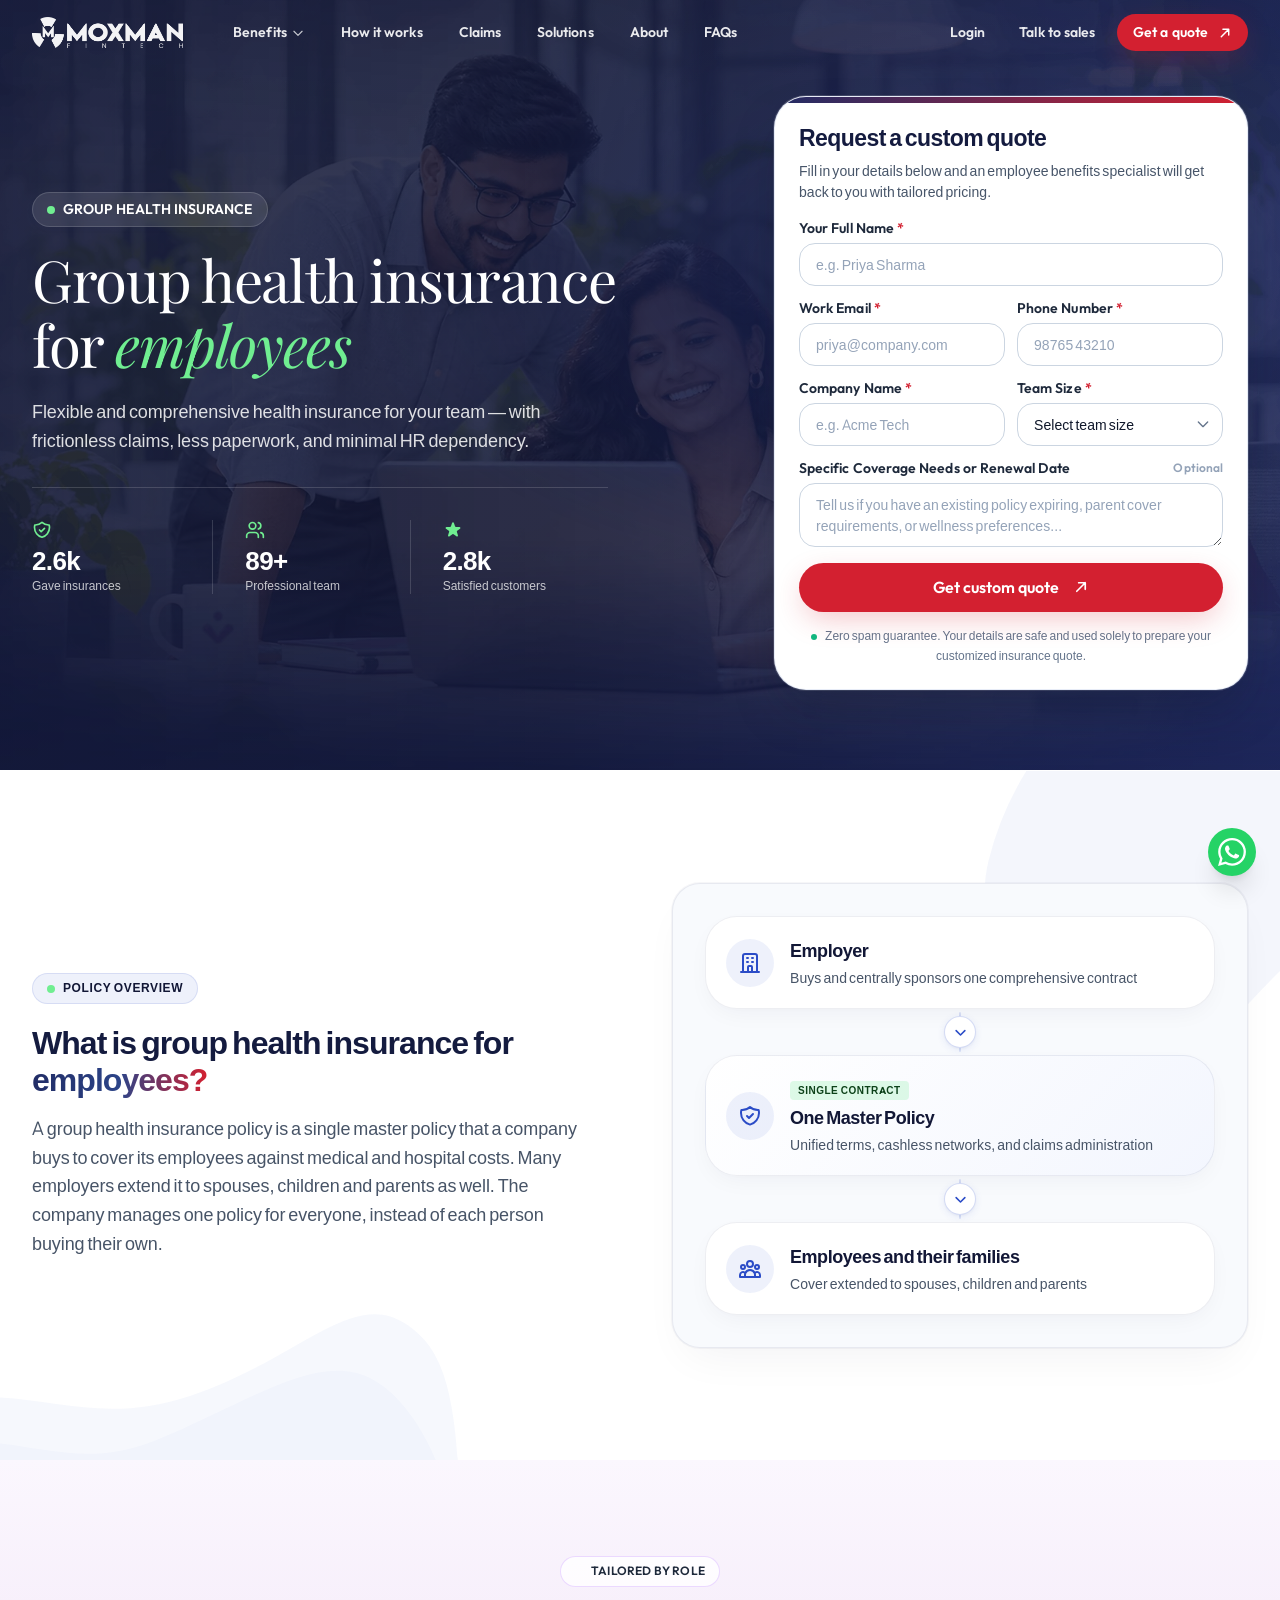
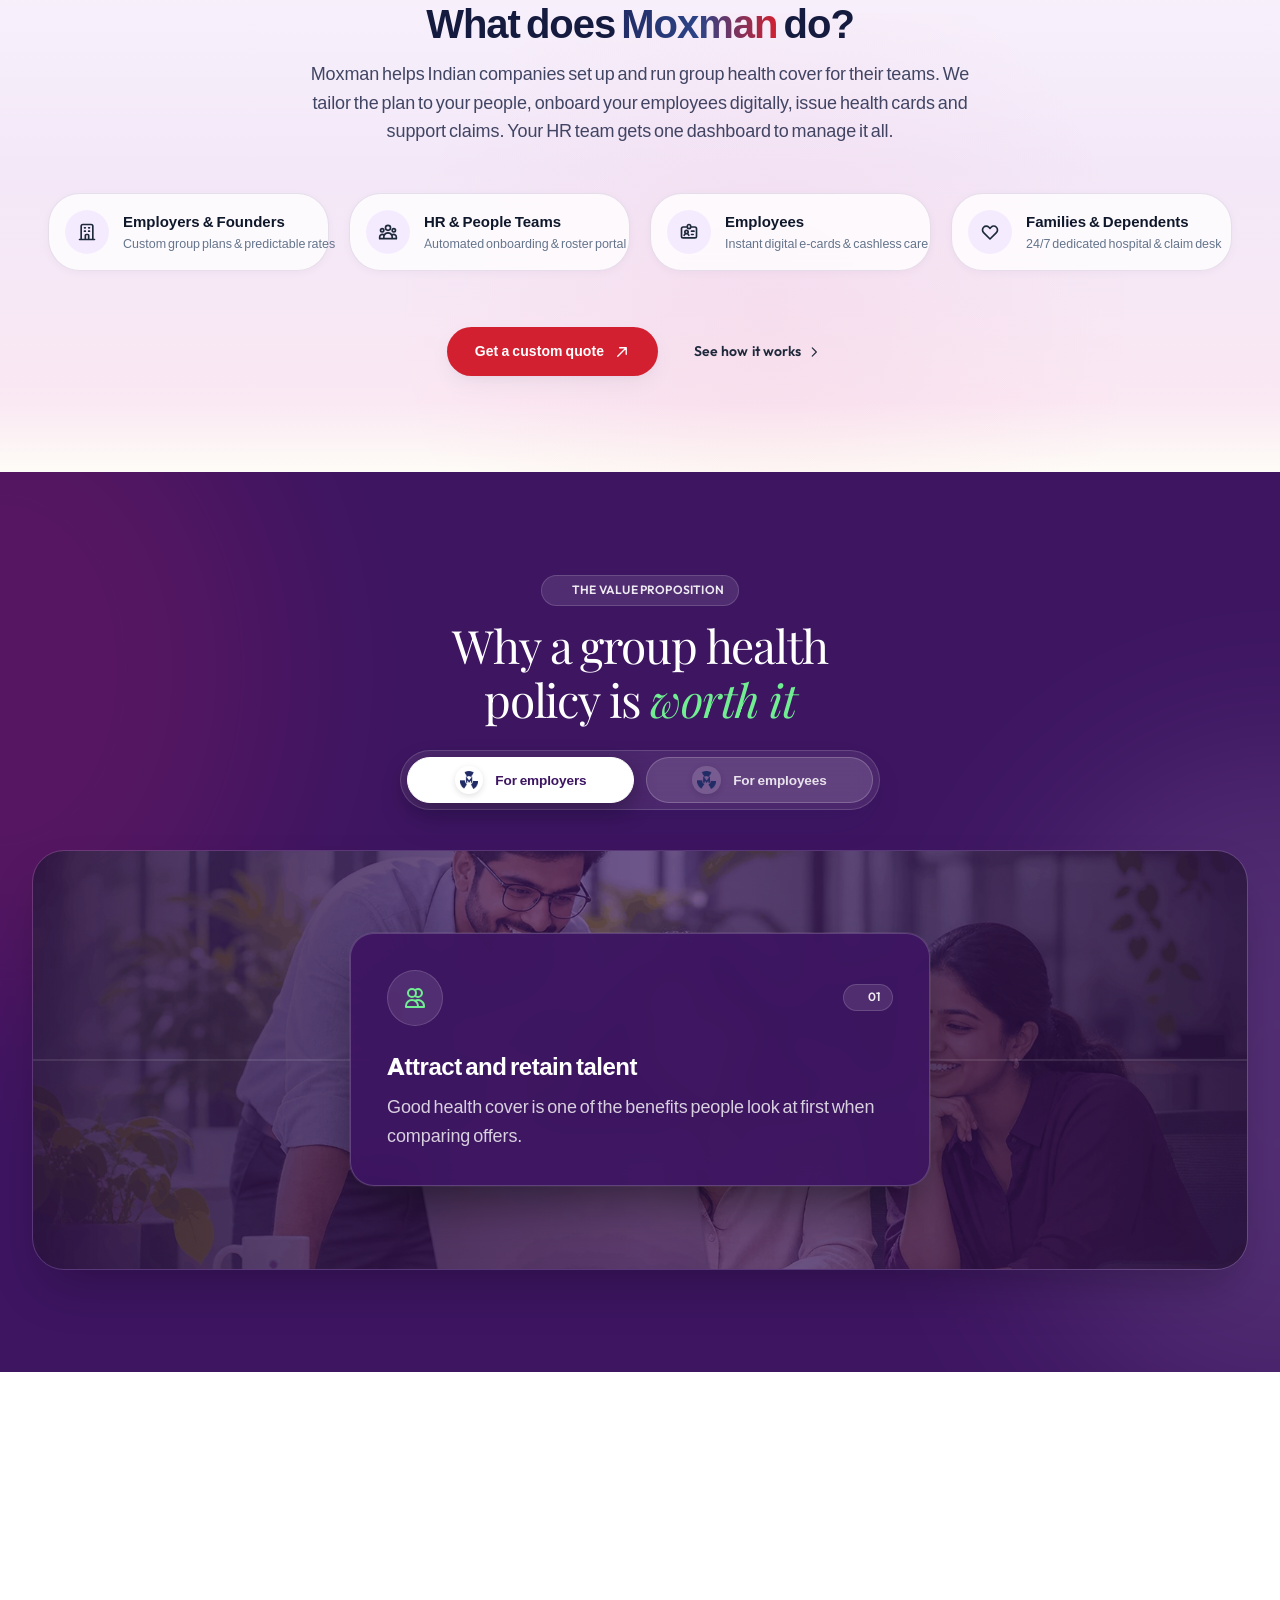
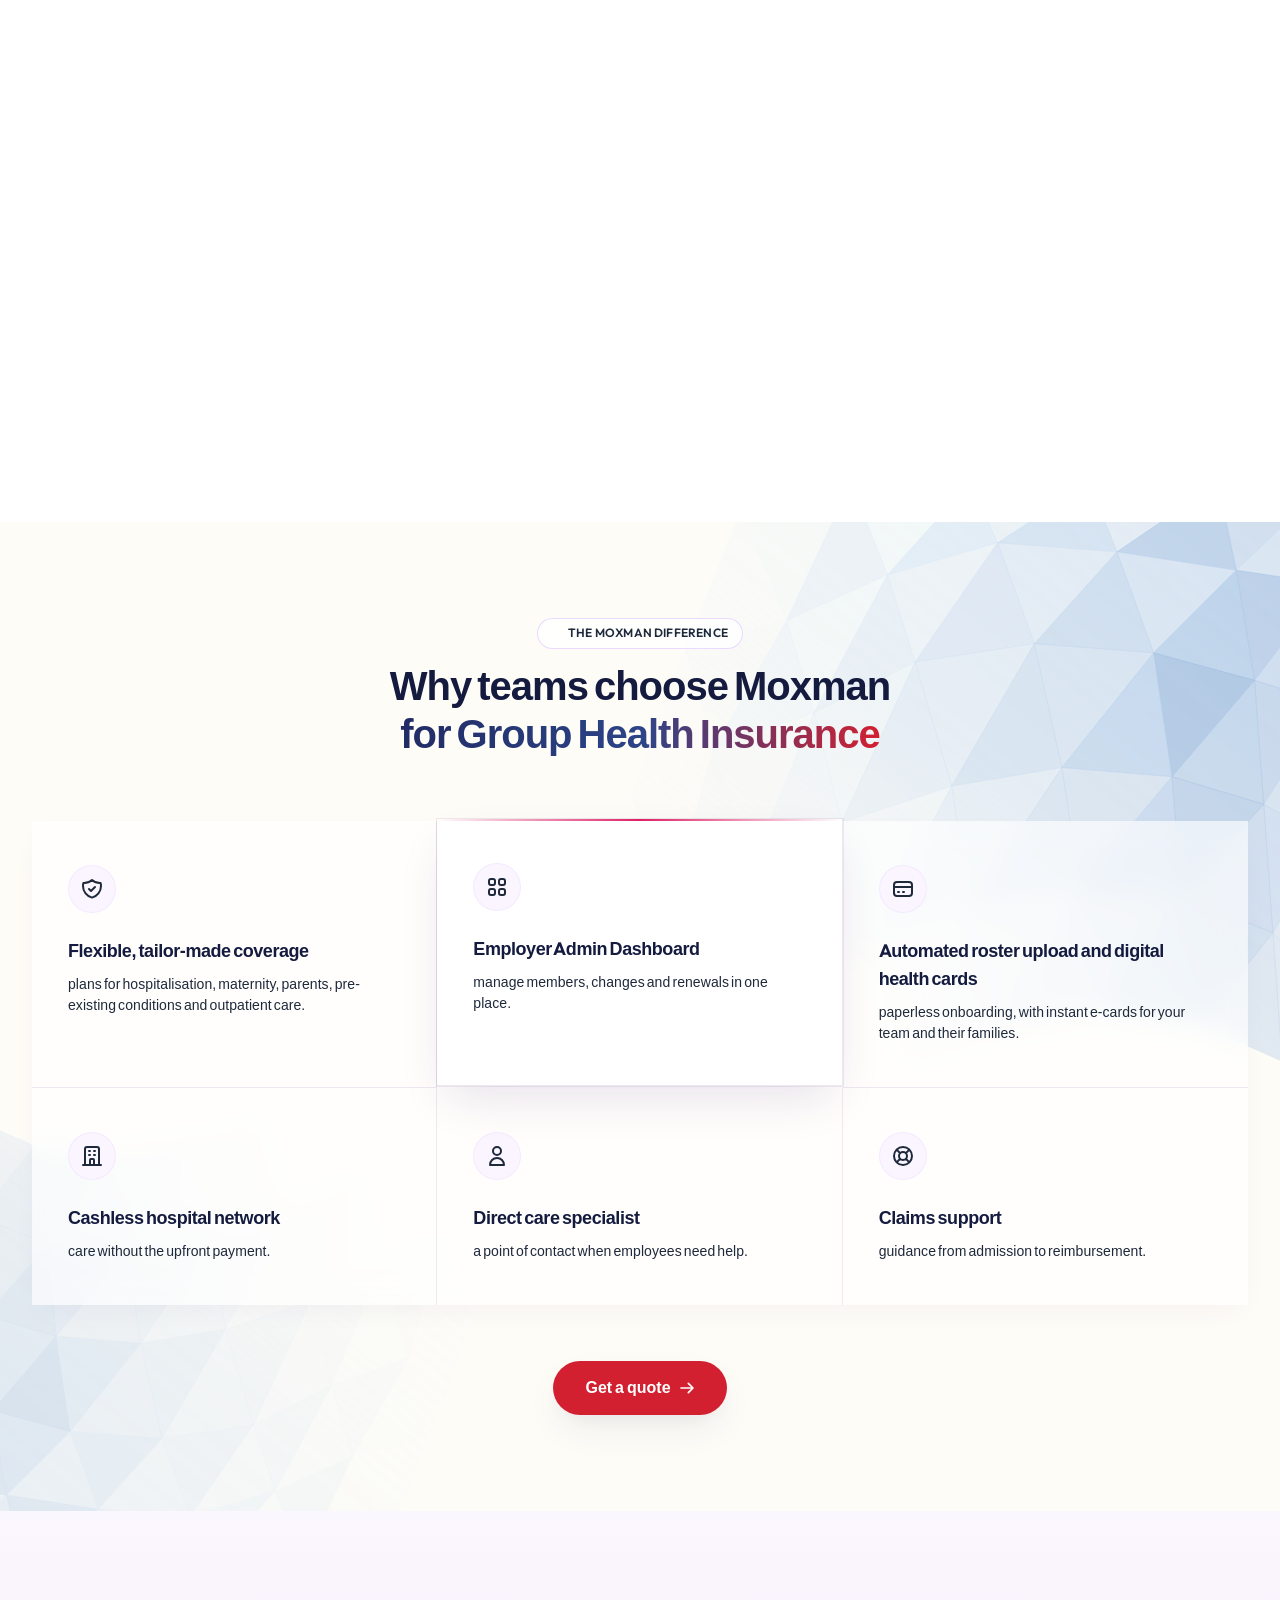
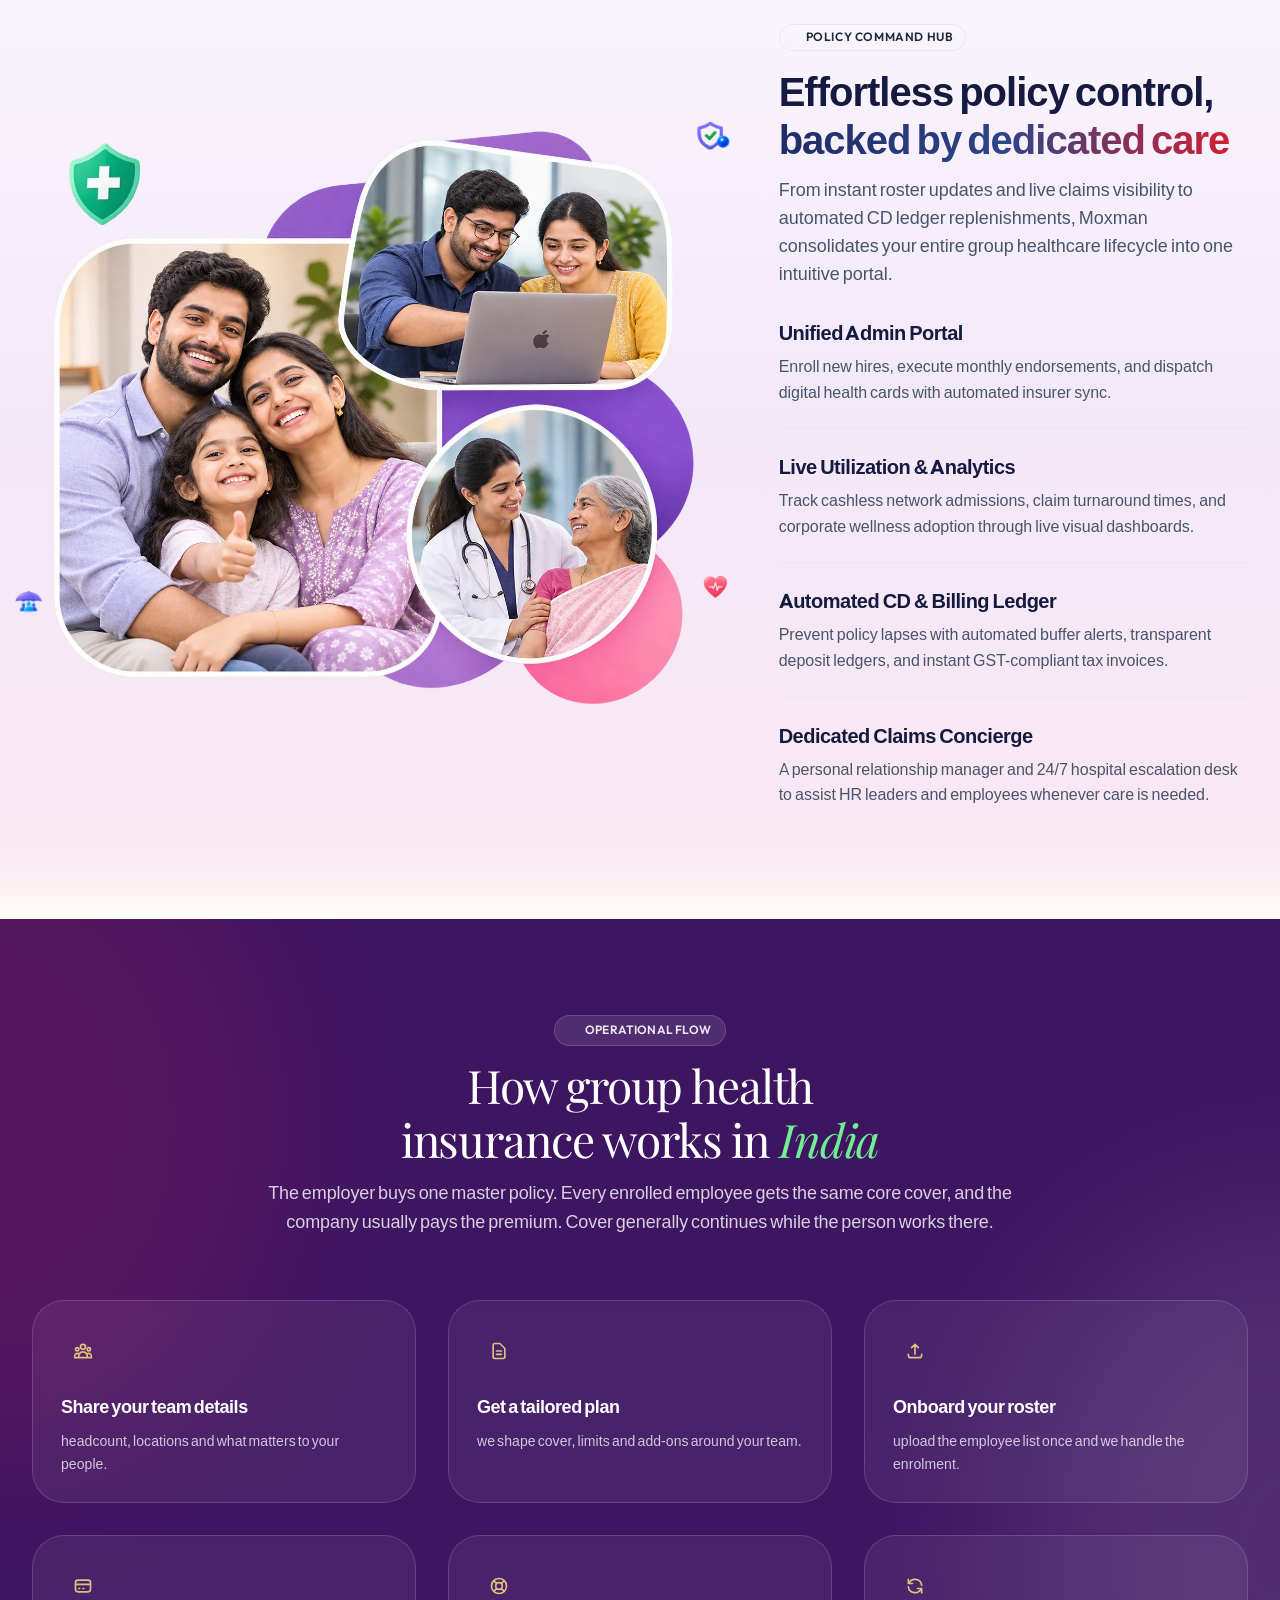
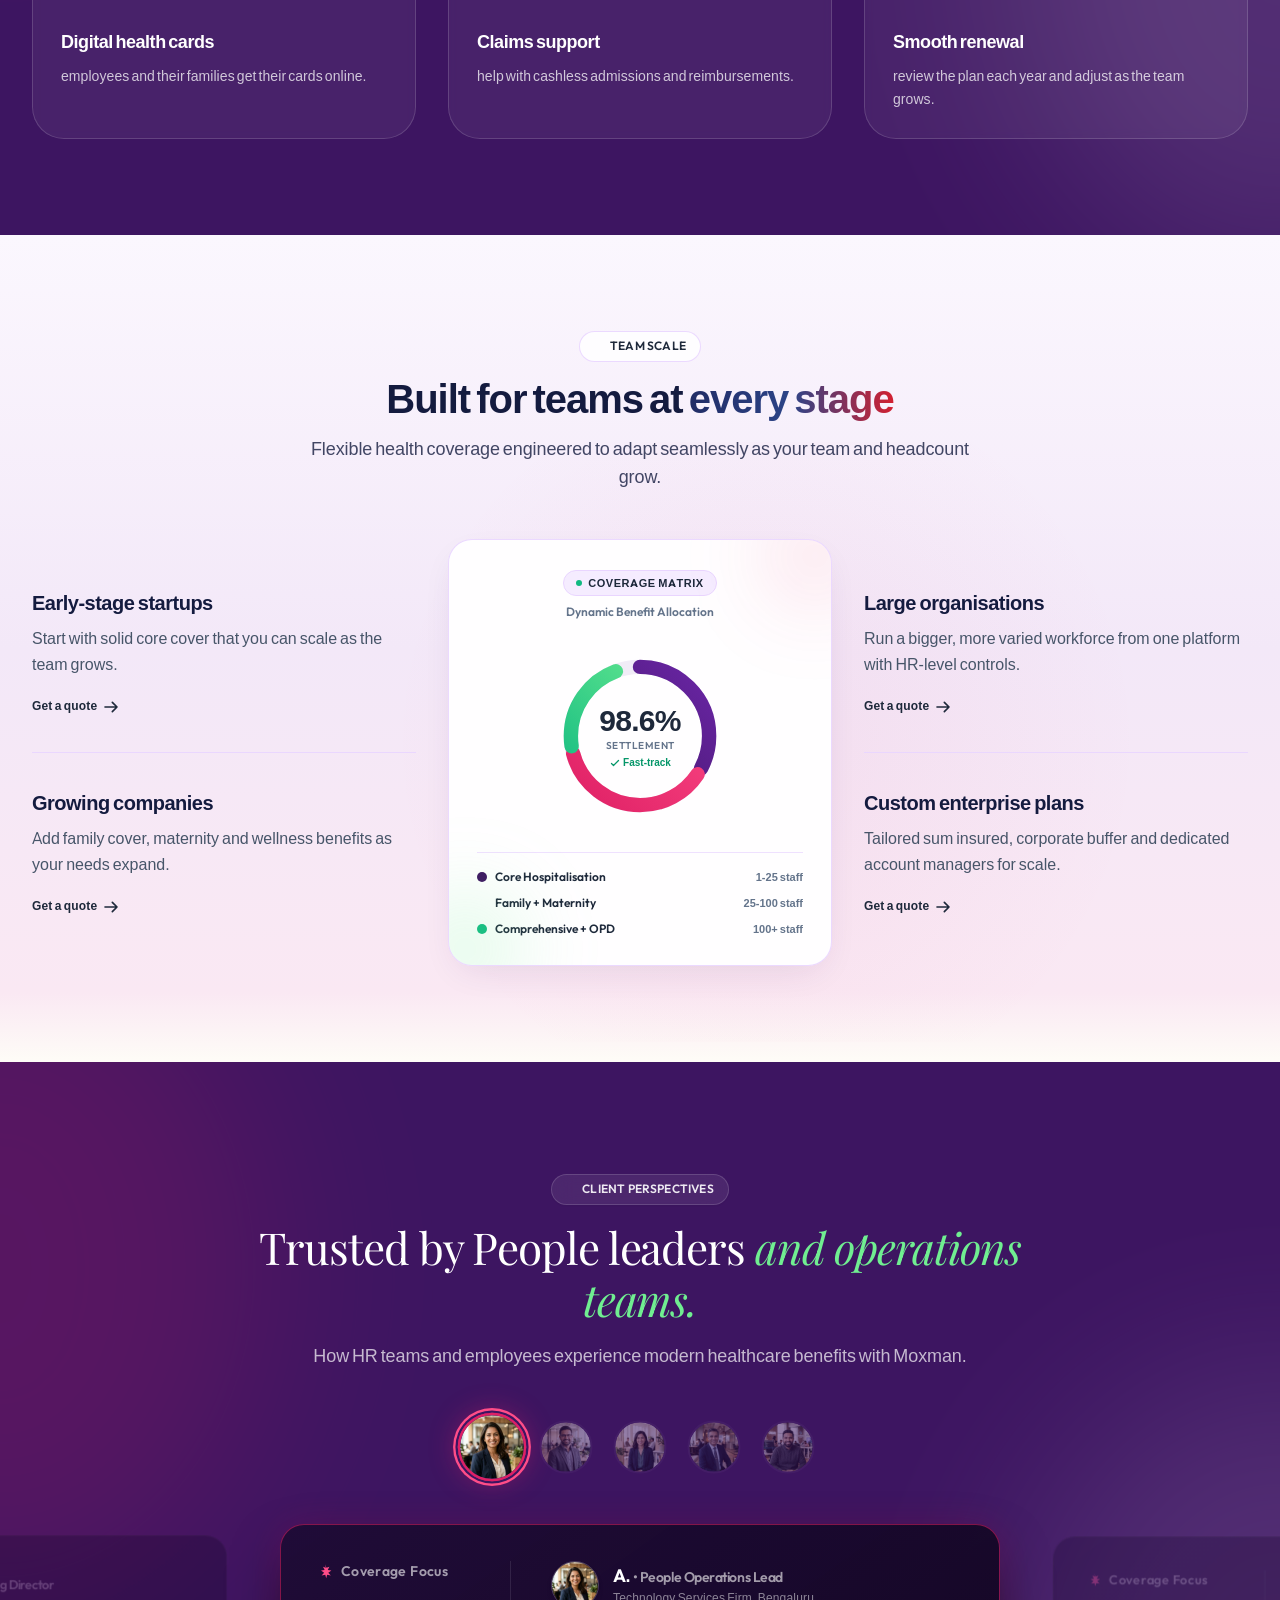
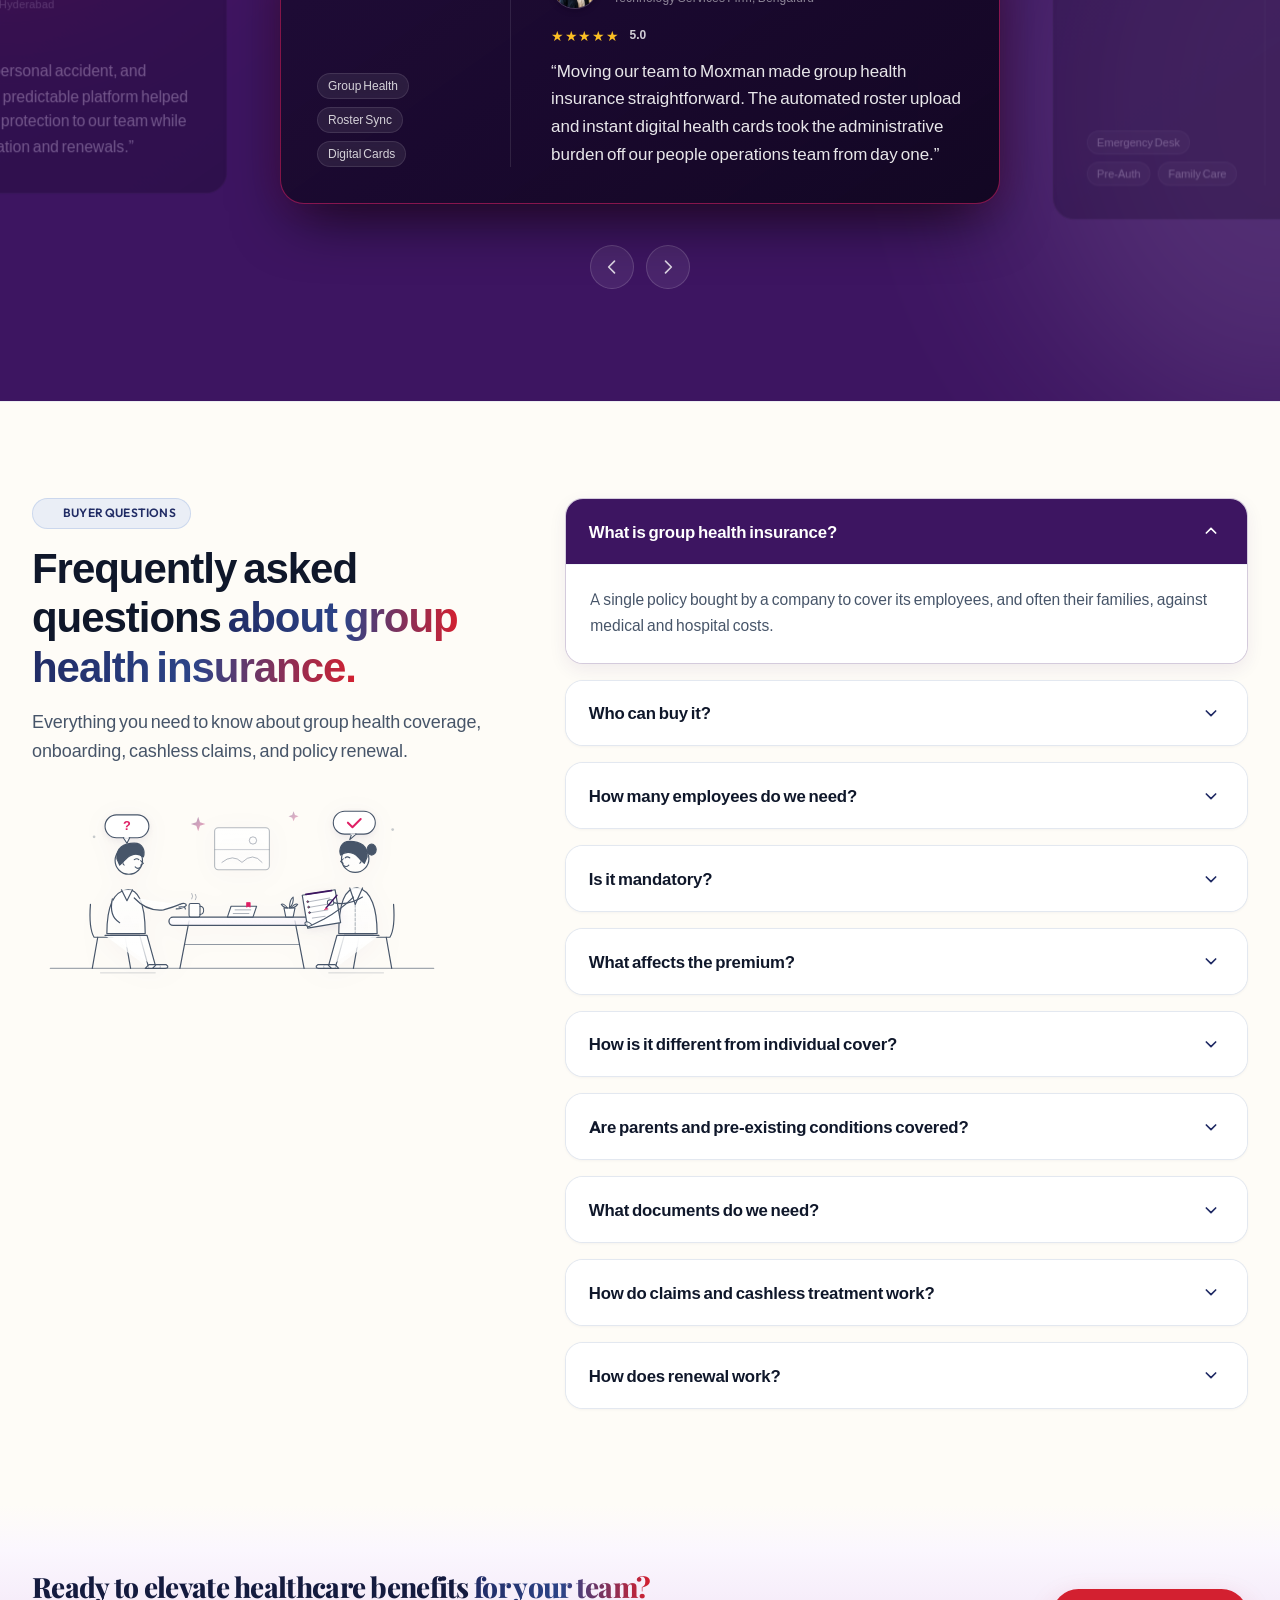
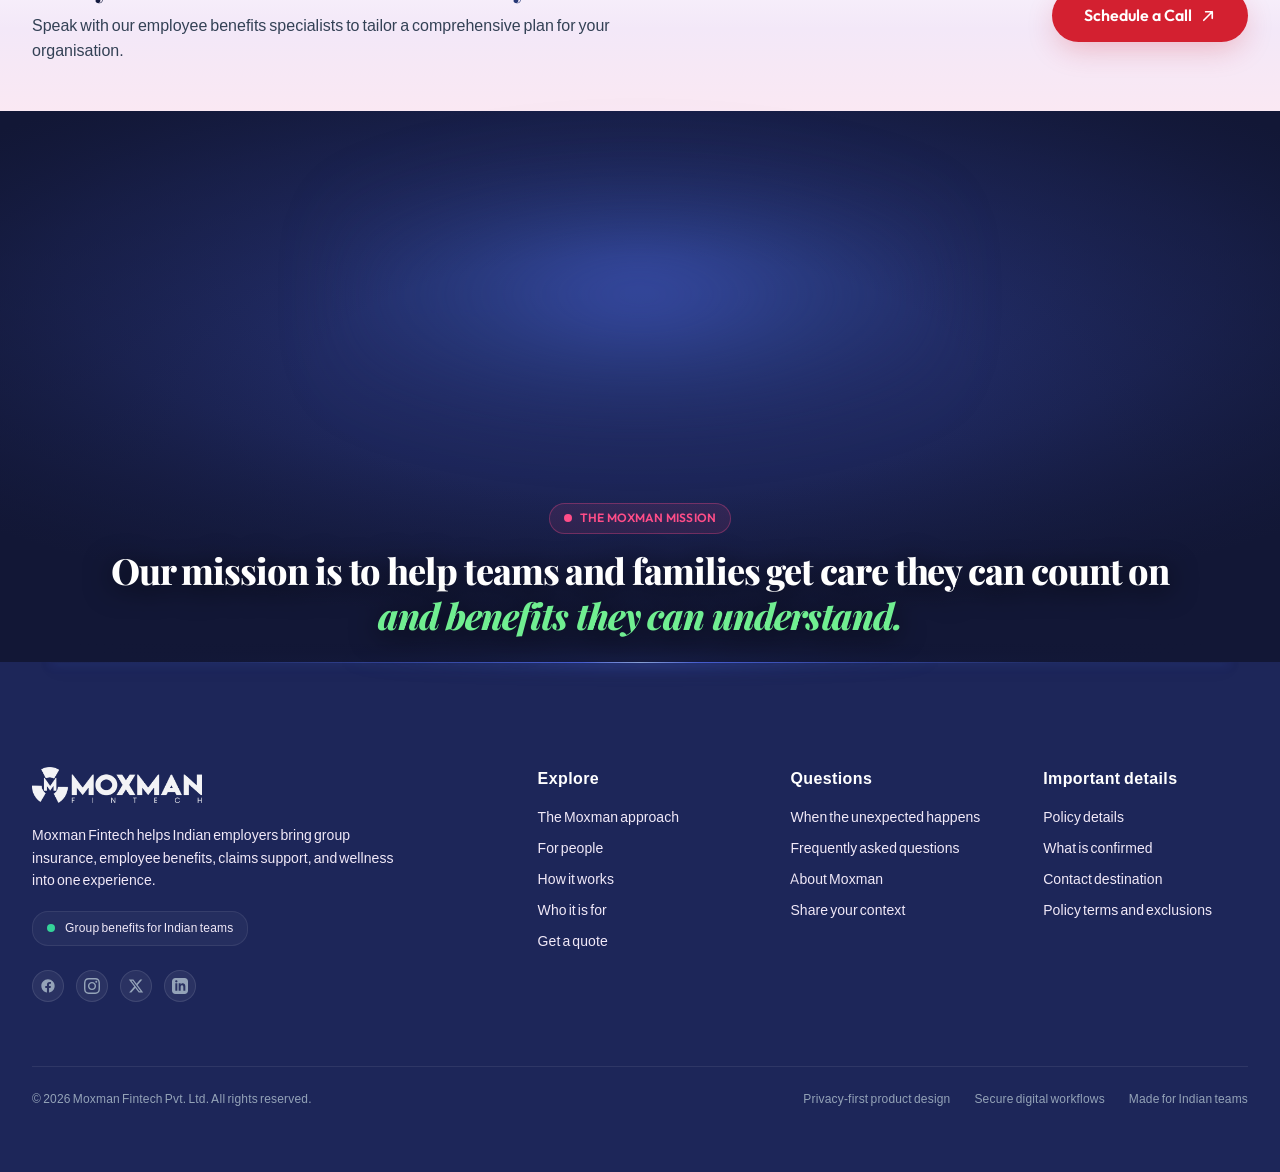
<file: group-health-insurance/index.html>
<!-- DEBUG-VIEW START 6 APPPATH/Views/group-health-insurance.php -->
<!-- DEBUG-VIEW START 5 APPPATH/Views/layouts/main.php -->
<!DOCTYPE html>
<html lang="en" class="scroll-smooth">
<head>


    <meta charset="UTF-8">
    <meta name="viewport" content="width=device-width, initial-scale=1.0">
    <meta http-equiv="X-UA-Compatible" content="ie=edge">

    <!-- SEO Meta Tags -->
    <title>Group Health Insurance for Employees | Moxman Fintech</title>
    <meta name="description" content="Comprehensive and flexible group health insurance for your employees with seamless cashless claims, digital healthcare cards, and minimal HR overhead.">
    <meta name="author" content="Moxman Fintech">
    <meta name="referrer" content="strict-origin-when-cross-origin">
    <link rel="canonical" href="../group-health-insurance">
    <meta name="robots" content="index, follow">

    <!-- Open Graph / Facebook -->
    <meta property="og:type" content="website">
    <meta property="og:url" content="../group-health-insurance">
    <meta property="og:title" content="Group Health Insurance for Employees | Moxman Fintech">
    <meta property="og:description" content="Comprehensive and flexible group health insurance for your employees with seamless cashless claims, digital healthcare cards, and minimal HR overhead.">
    <meta property="og:image" content="../assets/images/about/GlossyPurpleMedicalShieldIcon.png">
    <meta property="og:site_name" content="Moxman Fintech">
    <meta property="og:locale" content="en_IN">
    <meta property="og:image:alt" content="Moxman Fintech group health insurance and employee benefits platform">

    <!-- Twitter Card -->
    <meta name="twitter:card" content="summary_large_image">
    <meta name="twitter:url" content="../group-health-insurance">
    <meta name="twitter:title" content="Group Health Insurance for Employees | Moxman Fintech">
    <meta name="twitter:description" content="Comprehensive and flexible group health insurance for your employees with seamless cashless claims, digital healthcare cards, and minimal HR overhead.">
    <meta name="twitter:image" content="../assets/images/about/GlossyPurpleMedicalShieldIcon.png">

    <!-- Favicon & Icons -->
    <link rel="icon" type="image/x-icon" href="../favicon.ico">
    <link rel="icon" type="image/png" sizes="32x32" href="../assets/icons/favicon-32x32.png">
    <link rel="icon" type="image/png" sizes="16x16" href="../assets/icons/favicon-16x16.png">
    <link rel="apple-touch-icon" sizes="180x180" href="../assets/icons/apple-touch-icon.png">
    <link rel="manifest" href="../site.webmanifest">
    <meta name="theme-color" content="#212c65">

    <!-- Preload Critical Fonts & LCP Logo Asset -->
    <link rel="preload" href="../assets/fonts/outfit-700-normal.woff2" as="font" type="font/woff2" crossorigin>
    <link rel="preload" href="../assets/fonts/plusjakartasans-400-normal.woff2" as="font" type="font/woff2" crossorigin>
    <link rel="preload" href="../assets/images/brand/logo.webp" as="image" type="image/webp" fetchpriority="high">
    <link rel="prefetch" href="../assets/images/brand/moxman-logo.webp" as="image" type="image/webp">

    <!-- Google Fonts: Editorial Serif (Playfair Display) for Tailored Solutions & Display Headings -->
    <link rel="preconnect" href="https://fonts.googleapis.com">
    <link rel="preconnect" href="https://fonts.gstatic.com" crossorigin>
    <link href="https://fonts.googleapis.com/css2?family=Playfair+Display:ital,wght@0,400;0,500;0,600;0,700;0,800;1,400;1,500;1,600;1,700;1,800&display=swap" rel="stylesheet">

    <!-- Compiled Minified Tailwind & Design System CSS -->
    <link rel="stylesheet" href="../assets/css/main.min.css">

    <!-- Progressive Enhancement Detection Script (Inline, non-blocking) -->
    <script>
        document.documentElement.classList.add('js');
    </script>

    <!-- JSON-LD Structured Data: Organization + website context -->
    <script type="application/ld+json">
    {
    "@context": "https://schema.org",
    "@graph": [
        {
            "@type": "Organization",
            "@id": "../#organization",
            "name": "Moxman Fintech",
            "url": "../",
            "logo": "../assets/images/brand/logo.png",
            "description": "Group health insurance and employee benefits for Indian employers.",
            "areaServed": {
                "@type": "Country",
                "name": "India"
            },
            "knowsLanguage": [
                "English",
                "Hindi"
            ]
        },
        {
            "@type": "WebSite",
            "@id": "../#website",
            "url": "../",
            "name": "Moxman Fintech",
            "publisher": {
                "@id": "../#organization"
            },
            "inLanguage": "en-IN"
        }
    ]
}    </script>
</head>
<body class="bg-surface text-neutral-800 font-body antialiased selection:bg-primary-900 selection:text-white flex flex-col min-h-screen page-group-health">
    <!-- Skip to main content link for accessibility -->
    <a href="#mainContent" class="sr-only focus:not-sr-only focus:absolute focus:top-4 focus:left-4 focus:z-50 focus:px-4 focus:py-2 focus:bg-primary-900 focus:text-white focus:rounded-md">
        Skip to main content
    </a>

    <!-- Shared Header Partial -->
            <!-- DEBUG-VIEW START 3 APPPATH/Views/partials/header.php -->
<!-- Full-Width Navigation Header -->
<header id="siteHeader" class="fixed top-0 left-0 w-full z-50 transition-[background-color,box-shadow] duration-250 py-3 sm:py-3.5">
    <div class="max-w-container mx-auto px-4 sm:px-6 lg:px-8 flex items-center justify-between gap-4 w-full">
        
        <!-- Left Group: Brand Logo & Desktop Navigation Links -->
        <div class="flex items-center gap-6 lg:gap-8 xl:gap-10 min-w-0">
            <a href="../" class="flex items-center gap-2 flex-shrink-0 focus-visible:outline-none focus-visible:ring-2 focus-visible:ring-primary-600 focus-visible:ring-offset-2 rounded-btn" aria-label="Moxman Fintech Home">
                <picture>
                    <source srcset="../assets/images/brand/logo.webp" type="image/webp">
                    <img 
                        src="../assets/images/brand/logo.png" 
                        alt="Moxman Fintech - Insurance & Financial Protection" 
                        width="218" 
                        height="46" 
                        class="h-7 sm:h-7.5 md:h-8 w-auto object-contain"
                        fetchpriority="high"
                    >
                </picture>
            </a>

            <!-- Desktop Navigation Links next to logo -->
            <nav class="hidden lg:flex items-center gap-1.5 lg:gap-2 xl:gap-4" aria-label="Primary Navigation">
                <!-- Dropdown: Benefits -->
                <div class="relative header-dropdown-group" id="benefitsDropdownGroup">
                    <button 
                        type="button" 
                        id="benefitsMenuBtn" 
                        class="header-dropdown-btn text-caption sm:text-body-sm font-display font-medium text-neutral-700 hover:text-primary-900 transition-colors duration-150 py-1 px-2 lg:px-2.5 rounded-btn hover:bg-tint-primary focus-visible:outline-none focus-visible:ring-2 focus-visible:ring-primary-600 inline-flex items-center gap-1 cursor-pointer"
                        aria-expanded="false" 
                        aria-haspopup="true"
                        aria-controls="benefitsDropdownMenu"
                    >
                        <span>Benefits</span>
                        <svg class="w-3.5 h-3.5 transition-transform duration-200 text-neutral-500 dropdown-chevron" fill="none" stroke="currentColor" viewBox="0 0 24 24" aria-hidden="true">
                            <path stroke-linecap="round" stroke-linejoin="round" stroke-width="2" d="M19 9l-7 7-7-7"/>
                        </svg>
                    </button>
                    <!-- Dropdown Panel -->
                    <div 
                        id="benefitsDropdownMenu" 
                        class="header-dropdown-menu absolute top-full left-0 mt-2 w-64 bg-surface rounded-xl shadow-soft-xl border border-neutral-100/90 p-2 opacity-0 translate-y-1 pointer-events-none transition-all duration-200 z-50 flex flex-col gap-1"
                        role="menu" 
                        aria-orientation="vertical"
                        aria-labelledby="benefitsMenuBtn"
                    >
                        <a href="../#groupSuite" class="header-dropdown-item flex flex-col p-2.5 rounded-lg hover:bg-tint-primary transition-colors group/item focus-visible:outline-none focus-visible:ring-2 focus-visible:ring-primary-600" role="menuitem">
                            <span class="font-display font-semibold text-body-sm text-neutral-900 group-hover/item:text-primary-900">Healthcare &amp; Wellness</span>
                            <span class="text-[12px] text-neutral-500 font-normal">Everyday wellbeing &amp; proactive care</span>
                        </a>
                        <a href="../#services" class="header-dropdown-item flex flex-col p-2.5 rounded-lg hover:bg-tint-primary transition-colors group/item focus-visible:outline-none focus-visible:ring-2 focus-visible:ring-primary-600" role="menuitem">
                            <span class="font-display font-semibold text-body-sm text-neutral-900 group-hover/item:text-primary-900">Group Insurance Plans</span>
                            <span class="text-[12px] text-neutral-500 font-normal">Health, term life, accident &amp; top-up</span>
                        </a>
                    </div>
                </div>

                <a href="../#platform" class="text-caption sm:text-body-sm font-display font-medium text-neutral-700 hover:text-primary-900 transition-colors duration-150 py-1 px-2 lg:px-2.5 rounded-btn hover:bg-tint-primary focus-visible:outline-none focus-visible:ring-2 focus-visible:ring-primary-600">How it works</a>
                <a href="../#claims" class="text-caption sm:text-body-sm font-display font-medium text-neutral-700 hover:text-primary-900 transition-colors duration-150 py-1 px-2 lg:px-2.5 rounded-btn hover:bg-tint-primary focus-visible:outline-none focus-visible:ring-2 focus-visible:ring-primary-600">Claims</a>
                <a href="../#solutions" class="text-caption sm:text-body-sm font-display font-medium text-neutral-700 hover:text-primary-900 transition-colors duration-150 py-1 px-2 lg:px-2.5 rounded-btn hover:bg-tint-primary focus-visible:outline-none focus-visible:ring-2 focus-visible:ring-primary-600">Solutions</a>
                <a href="../#about" class="text-caption sm:text-body-sm font-display font-medium text-neutral-700 hover:text-primary-900 transition-colors duration-150 py-1 px-2 lg:px-2.5 rounded-btn hover:bg-tint-primary focus-visible:outline-none focus-visible:ring-2 focus-visible:ring-primary-600">About</a>
                <a href="../#faq" class="text-caption sm:text-body-sm font-display font-medium text-neutral-700 hover:text-primary-900 transition-colors duration-150 py-1 px-2 lg:px-2.5 rounded-btn hover:bg-tint-primary focus-visible:outline-none focus-visible:ring-2 focus-visible:ring-primary-600">FAQs</a>
            </nav>
        </div>

        <!-- Right Group: Header Action CTAs & Mobile Toggle -->
        <div class="flex items-center gap-2 lg:gap-2.5 flex-shrink-0">
            <!-- Header Action CTAs with rounded-btn -->
            <div class="hidden sm:flex items-center gap-1.5 lg:gap-2 xl:gap-2.5">
                <a href="https://app.moxman.in/login" target="_blank" rel="noopener noreferrer" class="btn-ghost !rounded-btn !py-1.5 !px-2.5 lg:!px-3 !text-caption sm:!text-body-sm" id="headerLoginBtn">
                    Login
                </a>
                <a href="../get-quote" class="btn-ghost !rounded-btn !py-1.5 !px-2.5 lg:!px-3 !text-caption sm:!text-body-sm" id="headerSignInBtn">
                    Talk to sales
                </a>
                <a href="../get-quote" class="btn-primary btn-sweep btn-sweep--purple !rounded-btn !py-1.5 sm:!py-2 !px-3.5 sm:!px-4 lg:!px-4.5 !text-caption sm:!text-body-sm" id="headerQuoteBtn">
                    <span>Get a quote</span>
                    <svg class="w-3.5 h-3.5 ml-0.5" fill="none" stroke="currentColor" viewBox="0 0 24 24" aria-hidden="true">
                        <path stroke-linecap="round" stroke-linejoin="round" stroke-width="2.5" d="M14 5l7 7m0 0l-7 7m7-7H3"/>
                    </svg>
                </a>
            </div>

            <!-- Mobile Hamburger Toggle with rounded-btn (visible below lg breakpoint) -->
            <div class="flex items-center gap-1.5 sm:gap-2 lg:hidden">
                <a href="https://app.moxman.in/login" target="_blank" rel="noopener noreferrer" class="btn-ghost !rounded-btn !px-2.5 !py-1 !text-[11px] sm:!text-caption sm:hidden">
                    Login
                </a>
                <a href="../get-quote" class="btn-primary btn-sweep btn-sweep--purple !px-2.5 sm:!px-3 !py-1 sm:!py-1.5 !text-[11px] sm:!text-caption !rounded-btn sm:hidden">
                    <span>Get quote</span>
                </a>
                <button 
                    id="mobileMenuToggle" 
                    type="button" 
                    class="p-1.5 rounded-btn text-primary-900 hover:bg-neutral-100 focus-visible:outline-none focus-visible:ring-2 focus-visible:ring-primary-600 cursor-pointer"
                    aria-label="Open Navigation Menu"
                    aria-expanded="false"
                    aria-controls="mobileNavDrawer"
                >
                    <svg class="w-5 h-5" fill="none" stroke="currentColor" viewBox="0 0 24 24" aria-hidden="true">
                        <path stroke-linecap="round" stroke-linejoin="round" stroke-width="2" d="M4 6h16M4 12h16m-7 6h7"/>
                    </svg>
                </button>
            </div>
        </div>

    </div>
</header>

<!-- Mobile Navigation Drawer Overlay -->
<div id="mobileNavOverlay" class="fixed inset-0 z-40 bg-primary-950/25 backdrop-blur-sm opacity-0 pointer-events-none transition-opacity duration-300 lg:hidden" aria-hidden="true"></div>

<!-- Mobile Navigation Floating Rounded Panel (opens below full-width header with 1.5rem radius, soft shadow, no border) -->
<div id="mobileNavDrawer" class="fixed top-[62px] sm:top-[68px] inset-x-2.5 sm:inset-x-4 max-w-sm sm:max-w-md mx-auto z-50 bg-surface rounded-xl shadow-soft-xl p-5 sm:p-6 opacity-0 scale-95 pointer-events-none transition-all duration-300 ease-smooth flex flex-col lg:hidden" role="dialog" aria-modal="true" aria-label="Mobile Navigation">
    <div class="flex items-center justify-between pb-4 border-b border-neutral-100">
        <picture>
            <source srcset="../assets/images/brand/logo.webp" type="image/webp">
            <img src="../assets/images/brand/logo.png" alt="Moxman Fintech" width="160" height="34" class="h-7 sm:h-8 w-auto">
        </picture>
        <button id="mobileCloseBtn" type="button" class="p-2 rounded-btn text-neutral-500 hover:bg-neutral-100 focus-visible:outline-none focus-visible:ring-2 focus-visible:ring-primary-600" aria-label="Close Navigation Menu">
            <svg class="w-5 h-5 sm:w-6 sm:h-6" fill="none" stroke="currentColor" viewBox="0 0 24 24" aria-hidden="true">
                <path stroke-linecap="round" stroke-linejoin="round" stroke-width="2" d="M6 18L18 6M6 6l12 12"/>
            </svg>
        </button>
    </div>

    <nav class="flex flex-col gap-1 py-3" aria-label="Mobile Menu Links">
        <!-- Benefits expandable item -->
        <div class="flex flex-col">
            <button 
                type="button" 
                id="mobileBenefitsToggle" 
                class="flex items-center justify-between text-body-sm sm:text-body font-display font-medium text-neutral-800 hover:text-accent-600 rounded-btn hover:bg-tint-primary px-3 py-2 transition-colors w-full text-left" 
                aria-expanded="false" 
                aria-controls="mobileBenefitsSubmenu"
            >
                <span>Benefits</span>
                <svg class="w-4 h-4 transition-transform duration-200 text-neutral-400 mobile-chevron" fill="none" stroke="currentColor" viewBox="0 0 24 24" aria-hidden="true">
                    <path stroke-linecap="round" stroke-linejoin="round" stroke-width="2" d="M19 9l-7 7-7-7"/>
                </svg>
            </button>
            <div id="mobileBenefitsSubmenu" class="hidden flex-col pl-3 py-1 gap-1 border-l-2 border-primary-100 ml-4 my-0.5">
                <a href="../#groupSuite" class="text-[13px] sm:text-body-sm font-display font-medium text-neutral-700 hover:text-accent-600 rounded-btn hover:bg-tint-primary px-2.5 py-1.5 transition-colors">Healthcare &amp; Wellness</a>
                <a href="../#services" class="text-[13px] sm:text-body-sm font-display font-medium text-neutral-700 hover:text-accent-600 rounded-btn hover:bg-tint-primary px-2.5 py-1.5 transition-colors">Group Insurance</a>
            </div>
        </div>
        <a href="../#platform" class="text-body-sm sm:text-body font-display font-medium text-neutral-800 hover:text-accent-600 rounded-btn hover:bg-tint-primary px-3 py-2 transition-colors">How it works</a>
        <a href="../#claims" class="text-body-sm sm:text-body font-display font-medium text-neutral-800 hover:text-accent-600 rounded-btn hover:bg-tint-primary px-3 py-2 transition-colors">Claims</a>
        <a href="../#solutions" class="text-body-sm sm:text-body font-display font-medium text-neutral-800 hover:text-accent-600 rounded-btn hover:bg-tint-primary px-3 py-2 transition-colors">Solutions</a>
        <a href="../#about" class="text-body-sm sm:text-body font-display font-medium text-neutral-800 hover:text-accent-600 rounded-btn hover:bg-tint-primary px-3 py-2 transition-colors">About</a>
        <a href="../#faq" class="text-body-sm sm:text-body font-display font-medium text-neutral-800 hover:text-accent-600 rounded-btn hover:bg-tint-primary px-3 py-2 transition-colors">FAQs</a>
    </nav>

    <div class="mt-2 pt-4 border-t border-neutral-100 flex flex-col gap-2.5">
        <a href="https://app.moxman.in/login" target="_blank" rel="noopener noreferrer" class="btn-ghost w-full justify-center !rounded-btn">Login</a>
        <a href="../get-quote" class="btn-ghost w-full justify-center !rounded-btn">Talk to sales</a>
        <a href="../get-quote" class="btn-primary btn-sweep btn-sweep--purple w-full justify-center !rounded-btn"><span>Get a quote</span></a>
        <p class="text-[11px] sm:text-caption text-neutral-400 text-center mt-2">
            Group insurance and employee benefits for Indian teams
        </p>
    </div>
</div>

<!-- DEBUG-VIEW ENDED 3 APPPATH/Views/partials/header.php -->
    
    <!-- Main Page Content Section -->
    <main id="mainContent" class="flex-grow">
        <!-- =========================================================================
     GROUP HEALTH INSURANCE DETAILS PAGE — HERO SECTION
     Streamlined conversion hero with subtle team background image layered under
     footer-derived ambient blue tones, Playfair Display serif headline, trust
     metrics, and shared get-quote conversion card.
     ========================================================================= -->
<section id="groupHealthHero" class="group-health-hero relative overflow-hidden pt-20 sm:pt-22 lg:pt-24 pb-12 sm:pb-16 lg:pb-20 text-white">

<!-- Layer 1: Background image with calibrated 25-35% visibility -->
    <div class="group-health-hero-bg" style="background-image: url('../assets/images/bg/CollaborativeTeamworkinaBrightOffice.webp');" aria-hidden="true"></div>

    <!-- Layer 2: Footer-derived color overlay with high contrast for left column copy -->
    <div class="group-health-hero-overlay" aria-hidden="true"></div>

    <div class="max-w-container mx-auto px-4 sm:px-6 lg:px-8 relative z-10 w-full">
        <div class="grid grid-cols-1 lg:grid-cols-12 gap-8 lg:gap-10 xl:gap-14 items-center">

            <!-- LEFT COLUMN: Value Proposition and Trust Metrics -->
            <div class="lg:col-span-7 xl:col-span-7 flex flex-col justify-center">

                <!-- Eyebrow Pill -->
                <div class="inline-flex items-center gap-2 px-3.5 py-1.5 rounded-full bg-white/10 backdrop-blur-sm border border-white/15 text-white text-caption sm:text-body-sm font-display font-semibold mb-4 sm:mb-5 tracking-wider uppercase w-fit shadow-soft-sm">
                    <span class="w-2 h-2 rounded-full bg-[#70ee91] animate-pulse" aria-hidden="true"></span>
                    <span>GROUP HEALTH INSURANCE</span>
                </div>

                <!-- Main Conversion Headline -->
                <h1 class="text-[34px] sm:text-[44px] md:text-[50px] lg:text-[52px] xl:text-[58px] font-serif font-normal text-white leading-[1.12] tracking-[-0.025em] mb-4 sm:mb-5 [text-wrap:balance]">
                    Group health insurance <br class="hidden sm:inline">for <span class="italic font-serif text-[#70ee91] font-normal inline-block">employees</span>
                </h1>

                <!-- Supporting Copy -->
                <p class="text-body sm:text-body-lg text-white/85 max-w-xl leading-relaxed mb-6 sm:mb-8 font-normal">
                    Flexible and comprehensive health insurance for your team — with frictionless claims, less paperwork, and minimal HR dependency.
                </p>

                <!-- Trust Metrics Row -->
                <div class="pt-6 sm:pt-8 border-t border-white/15 max-w-xl w-full">
                    <div class="grid grid-cols-3 gap-2 sm:gap-4">
                                                    <div class="flex flex-col gap-1 pr-2 sm:pr-4 border-r border-white/15  ">
                                <div class="flex items-center gap-1.5 text-[#70ee91] mb-1" aria-hidden="true">
                                                                            <svg class="w-4 h-4 sm:w-5 sm:h-5 flex-shrink-0" fill="none" stroke="currentColor" stroke-width="2" viewBox="0 0 24 24">
                                            <path stroke-linecap="round" stroke-linejoin="round" d="M9 12l2 2 4-4m5.618-4.016A11.955 11.955 0 0112 2.944a11.955 11.955 0 01-8.618 3.04A12.02 12.02 0 003 9c0 5.591 3.824 10.29 9 11.622 5.176-1.332 9-6.03 9-11.622 0-1.042-.133-2.052-.382-3.016z"/>
                                        </svg>
                                                                    </div>
                                <span class="text-[19px] sm:text-[23px] lg:text-[26px] font-display font-extrabold text-white leading-none tracking-tight">2.6k</span>
                                <span class="text-[11px] sm:text-[12px] text-white/75 font-medium leading-snug">Gave insurances</span>
                            </div>
                                                    <div class="flex flex-col gap-1 pr-2 sm:pr-4 border-r border-white/15 px-2 sm:px-4 ">
                                <div class="flex items-center gap-1.5 text-[#70ee91] mb-1" aria-hidden="true">
                                                                            <svg class="w-4 h-4 sm:w-5 sm:h-5 flex-shrink-0" fill="none" stroke="currentColor" stroke-width="2" viewBox="0 0 24 24">
                                            <path stroke-linecap="round" stroke-linejoin="round" d="M16 21v-2a4 4 0 0 0-4-4H6a4 4 0 0 0-4 4v2"/>
                                            <circle cx="9" cy="7" r="4"/>
                                            <path stroke-linecap="round" stroke-linejoin="round" d="M22 21v-2a4 4 0 0 0-3-3.87"/>
                                            <path stroke-linecap="round" stroke-linejoin="round" d="M16 3.13a4 4 0 0 1 0 7.75"/>
                                        </svg>
                                                                    </div>
                                <span class="text-[19px] sm:text-[23px] lg:text-[26px] font-display font-extrabold text-white leading-none tracking-tight">89+</span>
                                <span class="text-[11px] sm:text-[12px] text-white/75 font-medium leading-snug">Professional team</span>
                            </div>
                                                    <div class="flex flex-col gap-1   pl-2 sm:pl-4">
                                <div class="flex items-center gap-1.5 text-[#70ee91] mb-1" aria-hidden="true">
                                                                            <svg class="w-4 h-4 sm:w-5 sm:h-5 flex-shrink-0" fill="currentColor" viewBox="0 0 20 20">
                                            <path d="M9.049 2.927c.3-.921 1.603-.921 1.902 0l1.07 3.292a1 1 0 00.95.69h3.462c.969 0 1.371 1.24.588 1.81l-2.8 2.034a1 1 0 00-.364 1.118l1.07 3.292c.3.921-.755 1.688-1.54 1.118l-2.8-2.034a1 1 0 00-1.175 0l-2.8 2.034c-.784.57-1.838-.197-1.539-1.118l1.07-3.292a1 1 0 00-.364-1.118L2.98 8.72c-.783-.57-.38-1.81.588-1.81h3.461a1 1 0 00.951-.69l1.07-3.292z"/>
                                        </svg>
                                                                    </div>
                                <span class="text-[19px] sm:text-[23px] lg:text-[26px] font-display font-extrabold text-white leading-none tracking-tight">2.8k</span>
                                <span class="text-[11px] sm:text-[12px] text-white/75 font-medium leading-snug">Satisfied customers</span>
                            </div>
                                            </div>
                </div>

            </div>

            <!-- RIGHT COLUMN: Conversion Quote Form Card -->
            <div class="lg:col-span-5 xl:col-span-5 w-full">
                <div id="quoteCardContainer" class="group-health-form-card bg-surface rounded-2xl shadow-soft-xl border border-primary-100/80 p-5 sm:p-6 lg:p-6 relative overflow-hidden transition-all duration-300 text-neutral-900">
                    <!-- DEBUG-VIEW START 1 APPPATH/Views/partials/quote-form.php -->
<!-- Top Gradient Brand Accent Border -->
<div class="absolute top-0 inset-x-0 h-1.5 bg-gradient-to-r from-primary-900 via-logo-purple to-accent-600" aria-hidden="true"></div>

<!-- Card Header -->
<div id="quoteFormHeader">
    <h2 class="text-[20px] sm:text-[22px] lg:text-[23px] font-display font-bold text-primary-950 tracking-tight mb-1">
        Request a custom quote
    </h2>
    <p class="text-caption sm:text-body-sm text-neutral-600 mb-3 sm:mb-4">
        Fill in your details below and an employee benefits specialist will get back to you with tailored pricing.
    </p>
</div>

<!-- General Server Alert / Notice -->
<div id="quoteGeneralAlert" class="hidden mb-3.5 p-3 rounded-xl text-body-sm font-medium" role="alert" aria-live="assertive"></div>

<!-- Quote Form -->
<form id="quoteForm" action="../get-quote" method="POST" novalidate class="flex flex-col gap-2.5 sm:gap-3">
    
    <!-- CSRF Field -->
    <input type="hidden" name="csrf_test_name" value="d74d13b0217fc856a12ac9b4c8088c15">
    <!-- Spam Bot Honeypot (hidden from sighted users and screen readers) -->
    <div class="sr-only" aria-hidden="true">
        <label for="website_hp">Leave this field blank</label>
        <input type="text" name="website_hp" id="website_hp" tabindex="-1" autocomplete="off" />
    </div>

    <!-- Field: Full Name -->
    <div class="form-group flex flex-col gap-1">
        <label for="full_name" class="font-display font-semibold text-neutral-800 text-caption sm:text-body-sm">
            Your Full Name <span class="text-accent-600">*</span>
        </label>
        <input 
            type="text" 
            id="full_name" 
            name="full_name" 
            required 
            placeholder="e.g. Priya Sharma" 
            autocomplete="name"
            class="quote-input w-full px-3.5 sm:px-4 py-2 sm:py-2.5 rounded-lg border border-neutral-300 bg-white text-neutral-900 text-body-sm placeholder-neutral-400 focus:outline-none focus:border-primary-600 focus:ring-2 focus:ring-primary-600/20 transition-all duration-200"
            aria-describedby="err_full_name"
        >
        <span id="err_full_name" class="field-error-msg hidden text-[12px] text-accent-600 font-medium" role="alert"></span>
    </div>

    <!-- 2-Column Row: Work Email & Phone Number -->
    <div class="grid grid-cols-1 sm:grid-cols-2 gap-2.5 sm:gap-3">
        <!-- Work Email -->
        <div class="form-group flex flex-col gap-1">
            <label for="work_email" class="font-display font-semibold text-neutral-800 text-caption sm:text-body-sm">
                Work Email <span class="text-accent-600">*</span>
            </label>
            <input 
                type="email" 
                id="work_email" 
                name="work_email" 
                required 
                placeholder="priya@company.com" 
                autocomplete="email"
                class="quote-input w-full px-3.5 sm:px-4 py-2 sm:py-2.5 rounded-lg border border-neutral-300 bg-white text-neutral-900 text-body-sm placeholder-neutral-400 focus:outline-none focus:border-primary-600 focus:ring-2 focus:ring-primary-600/20 transition-all duration-200"
                aria-describedby="err_work_email"
            >
            <span id="err_work_email" class="field-error-msg hidden text-[12px] text-accent-600 font-medium" role="alert"></span>
        </div>

        <!-- Phone Number -->
        <div class="form-group flex flex-col gap-1">
            <label for="phone_number" class="font-display font-semibold text-neutral-800 text-caption sm:text-body-sm">
                Phone Number <span class="text-accent-600">*</span>
            </label>
            <input 
                type="tel" 
                id="phone_number" 
                name="phone_number" 
                required 
                placeholder="98765 43210" 
                autocomplete="tel"
                class="quote-input w-full px-3.5 sm:px-4 py-2 sm:py-2.5 rounded-lg border border-neutral-300 bg-white text-neutral-900 text-body-sm placeholder-neutral-400 focus:outline-none focus:border-primary-600 focus:ring-2 focus:ring-primary-600/20 transition-all duration-200"
                aria-describedby="err_phone_number"
            >
            <span id="err_phone_number" class="field-error-msg hidden text-[12px] text-accent-600 font-medium" role="alert"></span>
        </div>
    </div>

    <!-- 2-Column Row: Company Name & Team Size -->
    <div class="grid grid-cols-1 sm:grid-cols-2 gap-2.5 sm:gap-3">
        <!-- Company Name -->
        <div class="form-group flex flex-col gap-1">
            <label for="company_name" class="font-display font-semibold text-neutral-800 text-caption sm:text-body-sm">
                Company Name <span class="text-accent-600">*</span>
            </label>
            <input 
                type="text" 
                id="company_name" 
                name="company_name" 
                required 
                placeholder="e.g. Acme Tech" 
                autocomplete="organization"
                class="quote-input w-full px-3.5 sm:px-4 py-2 sm:py-2.5 rounded-lg border border-neutral-300 bg-white text-neutral-900 text-body-sm placeholder-neutral-400 focus:outline-none focus:border-primary-600 focus:ring-2 focus:ring-primary-600/20 transition-all duration-200"
                aria-describedby="err_company_name"
            >
            <span id="err_company_name" class="field-error-msg hidden text-[12px] text-accent-600 font-medium" role="alert"></span>
        </div>

        <!-- Team Size Select -->
        <div class="form-group flex flex-col gap-1">
            <label for="company_size" class="font-display font-semibold text-neutral-800 text-caption sm:text-body-sm">
                Team Size <span class="text-accent-600">*</span>
            </label>
            <div class="relative">
                <select 
                    id="company_size" 
                    name="company_size" 
                    required 
                    class="quote-input w-full px-3.5 sm:px-4 py-2 sm:py-2.5 rounded-lg border border-neutral-300 bg-white text-neutral-900 text-body-sm focus:outline-none focus:border-primary-600 focus:ring-2 focus:ring-primary-600/20 transition-all duration-200 appearance-none pr-10 cursor-pointer"
                    aria-describedby="err_company_size"
                >
                    <option value="">Select team size</option>
                    <option value="1 - 10 employees">1 - 10 employees (Early stage)</option>
                    <option value="11 - 50 employees">11 - 50 employees (Growing team)</option>
                    <option value="51 - 200 employees">51 - 200 employees (Mid size)</option>
                    <option value="201 - 500 employees">201 - 500 employees (Enterprise)</option>
                    <option value="500+ employees">500+ employees (Large team)</option>
                </select>
                <div class="pointer-events-none absolute inset-y-0 right-0 flex items-center px-3 text-neutral-500" aria-hidden="true">
                    <svg class="w-4 h-4" fill="none" stroke="currentColor" viewBox="0 0 24 24">
                        <path stroke-linecap="round" stroke-linejoin="round" stroke-width="2" d="M19 9l-7 7-7-7"/>
                    </svg>
                </div>
            </div>
            <span id="err_company_size" class="field-error-msg hidden text-[12px] text-accent-600 font-medium" role="alert"></span>
        </div>
    </div>

    <!-- Optional Message / Requirements -->
    <div class="form-group flex flex-col gap-1">
        <label for="message" class="font-display font-semibold text-neutral-800 text-caption sm:text-body-sm flex items-center justify-between">
            <span>Specific Coverage Needs or Renewal Date</span>
            <span class="text-neutral-400 font-normal text-[11px] sm:text-[12px]">Optional</span>
        </label>
        <textarea 
            id="message" 
            name="message" 
            rows="2" 
            placeholder="Tell us if you have an existing policy expiring, parent cover requirements, or wellness preferences..." 
            class="quote-input w-full px-3.5 sm:px-4 py-2 sm:py-2.5 rounded-lg border border-neutral-300 bg-white text-neutral-900 text-body-sm placeholder-neutral-400 focus:outline-none focus:border-primary-600 focus:ring-2 focus:ring-primary-600/20 transition-all duration-200 resize-y"
        ></textarea>
    </div>

    <!-- Primary Red Submit Button with Project Hover Sweep Effect -->
    <div class="pt-1">
        <button 
            type="submit" 
            id="quoteSubmitBtn" 
            class="btn-primary btn-sweep btn-sweep--purple w-full justify-center !rounded-btn !py-2.5 sm:!py-3 !px-6 !text-body-sm sm:!text-body font-display font-bold shadow-glow-accent cursor-pointer transition-transform"
        >
            <span>Get custom quote</span>
            <svg class="w-4 h-4 ml-1.5" fill="none" stroke="currentColor" stroke-width="2.5" viewBox="0 0 24 24" aria-hidden="true">
                <path stroke-linecap="round" stroke-linejoin="round" d="M14 5l7 7m0 0l-7 7m7-7H3"/>
            </svg>
        </button>
    </div>

    <!-- Privacy & Guarantee Footnote -->
    <p class="text-[11px] sm:text-[12px] text-neutral-500 text-center mt-0.5 leading-relaxed">
        <span class="inline-block w-1.5 h-1.5 rounded-full bg-emerald-500 mr-1.5 align-middle" aria-hidden="true"></span>
        Zero spam guarantee. Your details are safe and used solely to prepare your customized insurance quote.
    </p>

</form>

<!-- Interactive Success State (Displayed upon submission) -->
<div id="quoteSuccessState" class="hidden flex-col items-center text-center py-5 sm:py-6" role="status" aria-live="polite">
    <div class="w-14 h-14 sm:w-16 sm:h-16 rounded-full bg-emerald-50 text-emerald-600 border border-emerald-200 flex items-center justify-center mb-4 sm:mb-5 shadow-soft-sm" aria-hidden="true">
        <svg class="w-7 h-7 sm:w-8 sm:h-8" fill="none" stroke="currentColor" stroke-width="2.5" viewBox="0 0 24 24">
            <path stroke-linecap="round" stroke-linejoin="round" d="M5 13l4 4L19 7"/>
        </svg>
    </div>

    <h3 class="text-h4 sm:text-h3 font-display font-bold text-primary-950 mb-1.5 sm:mb-2">
        Quote Request Received!
    </h3>

    <p id="quoteSuccessMessageText" class="text-body-sm sm:text-body text-neutral-600 max-w-md mb-5 sm:mb-6 leading-relaxed">
        Thank you! Our employee benefits specialist has received your requirements and will reach out shortly.
    </p>

    <!-- Next Steps Reassurance Box -->
    <div class="w-full bg-primary-50/70 border border-primary-100/80 rounded-xl p-3.5 sm:p-5 mb-5 sm:mb-6 text-left">
        <div class="font-display font-bold text-primary-950 text-body-sm mb-1 flex items-center gap-2">
            <svg class="w-4 h-4 text-primary-600" fill="none" stroke="currentColor" viewBox="0 0 24 24" aria-hidden="true">
                <path stroke-linecap="round" stroke-linejoin="round" stroke-width="2" d="M12 8v4l3 3m6-3a9 9 0 11-18 0 9 9 0 0118 0z"/>
            </svg>
            <span>What happens next</span>
        </div>
        <p class="text-neutral-600 text-caption sm:text-body-sm leading-relaxed m-0">
            We will compare group policy options across leading underwriters for your team size, evaluate cashless hospital network density near your team's locations, and deliver a clear side-by-side proposal.
        </p>
    </div>

    <a href="../" class="btn-secondary !rounded-btn !py-2.5 !px-6 text-body-sm">
        <span>Return to Moxman home</span>
    </a>
</div>

<!-- DEBUG-VIEW ENDED 1 APPPATH/Views/partials/quote-form.php -->
                </div>
            </div>

        </div>
    </div>

</section>

<!-- Content Sections Following the Hero -->
<!-- DEBUG-VIEW START 2 APPPATH/Views/partials/group-health-sections.php -->

<!-- =========================================================================
     SECTION 1: WHAT IS GROUP HEALTH INSURANCE
     Light white design matching reference: soft organic blobs, policy overview pill,
     serif headline with accent italic word and gold underline bar, and 3-card diagram.
     ========================================================================= -->
<section id="what-is-group-health" class="ghi-overview-white py-16 sm:py-20 lg:py-28 relative overflow-hidden" aria-labelledby="heading-what-is-ghi">
    <!-- Decorative background organic blobs in soft tint -->
    <!-- Top-Right Rounded Blob -->
    <div class="ghi-blob ghi-blob-top-right absolute -top-16 -right-16 sm:-top-24 sm:-right-24 lg:-top-32 lg:-right-32 w-72 h-72 sm:w-96 sm:h-96 lg:w-[480px] lg:h-[480px] pointer-events-none -z-0" aria-hidden="true">
        <svg viewBox="0 0 500 500" class="w-full h-full text-[var(--color-ghi-s1-blob)]" fill="currentColor">
            <path d="M421.5,291.5Q373,333,336.5,373Q300,413,248,427Q196,441,154,407Q112,373,81,326.5Q50,280,63,227Q76,174,107,126Q138,78,194,62.5Q250,47,308,61.5Q366,76,418,118Q470,160,470,205Q470,250,421.5,291.5Z" />
        </svg>
    </div>
    <!-- Bottom-Left Wave-like Blob -->
    <div class="ghi-blob ghi-blob-bottom-left absolute -bottom-12 -left-12 sm:-bottom-16 sm:-left-16 lg:-bottom-20 lg:-left-20 w-80 h-80 sm:w-[420px] sm:h-[420px] lg:w-[540px] lg:h-[540px] pointer-events-none -z-0" aria-hidden="true">
        <svg viewBox="0 0 600 600" class="w-full h-full text-[var(--color-ghi-s1-blob-wave)]" fill="currentColor">
            <path d="M0,450 C120,420 180,480 300,440 C420,400 480,320 540,360 C580,387 600,430 600,600 L0,600 Z" />
            <path d="M0,500 C100,470 160,530 260,490 C360,450 440,390 500,420 C540,440 580,500 600,600 L0,600 Z" opacity="0.6"/>
        </svg>
    </div>

    <div class="max-w-container mx-auto px-4 sm:px-6 lg:px-8 relative z-10">
        
        <div class="grid grid-cols-1 lg:grid-cols-12 gap-10 lg:gap-14 items-center">
            <!-- Left Column: Copy -->
            <div class="lg:col-span-6 flex flex-col justify-center" data-reveal="left">
                <!-- Pill: POLICY OVERVIEW -->
                <div class="inline-flex items-center gap-2 px-3.5 py-1.5 rounded-full bg-[var(--color-ghi-s1-accent-tint)] border border-[var(--color-ghi-s1-pill-border)] text-[var(--color-ghi-s1-title)] text-caption font-display font-bold uppercase tracking-wider mb-5 shadow-soft-xs w-fit">
                    <span class="w-2 h-2 rounded-full bg-[var(--color-ghi-s1-gold)]" aria-hidden="true"></span>
                    <span>POLICY OVERVIEW</span>
                </div>

                <!-- Title -->
                <h2 id="heading-what-is-ghi" class="text-[clamp(1.85rem,2.5vw,3.2rem)] font-display font-extrabold text-primary-950 leading-[1.15] tracking-[-0.03em] mb-4">
                    What is group health insurance for <span class="title-gradient-hero">employees?</span>
                </h2>

                <!-- Paragraph -->
                <p class="text-body sm:text-body-lg text-[var(--color-ghi-s1-desc)] leading-relaxed font-normal max-w-[560px]">
                    A group health insurance policy is a single master policy that a company buys to cover its employees against medical and hospital costs. Many employers extend it to spouses, children and parents as well. The company manages one policy for everyone, instead of each person buying their own.
                </p>
            </div>

            <!-- Right Column: Three-Step Diagram Panel -->
            <div class="lg:col-span-6 flex justify-center lg:justify-end">
                <div class="ghi-diagram-panel w-full max-w-xl p-5 sm:p-7 lg:p-8 rounded-[28px] bg-[var(--color-ghi-s1-panel-bg)] border border-[var(--color-ghi-s1-panel-border)] shadow-[var(--color-ghi-s1-panel-shadow)]">
                    <div class="flex flex-col items-center">
                        
                        <!-- Card 1: Employer -->
                        <div class="ghi-diagram-card ghi-card-1 w-full p-4 sm:p-5 rounded-2xl bg-[var(--color-ghi-s1-card-bg)] border border-[var(--color-ghi-s1-card-border)] shadow-[var(--color-ghi-s1-card-shadow)] flex items-center gap-4">
                            <div class="ghi-card-chip w-12 h-12 rounded-xl bg-[var(--color-ghi-s1-accent-tint)] flex items-center justify-center flex-shrink-0 text-[var(--color-ghi-s1-accent)]">
                                <svg class="w-6 h-6" fill="none" stroke="currentColor" stroke-width="2" viewBox="0 0 24 24" aria-hidden="true">
                                    <path stroke-linecap="round" stroke-linejoin="round" d="M19 21V5a2 2 0 00-2-2H7a2 2 0 00-2 2v16m14 0h2m-2 0h-5m-9 0H3m2 0h5M9 7h1m-1 4h1m4-4h1m-1 4h1m-5 10v-5a1 1 0 011-1h2a1 1 0 011 1v5m-4 0h4"/>
                                </svg>
                            </div>
                            <div class="min-w-0">
                                <h3 class="text-base sm:text-lg font-display font-bold text-[var(--color-ghi-s1-card-title)] tracking-tight">Employer</h3>
                                <p class="text-caption sm:text-body-sm text-[var(--color-ghi-s1-desc)] mt-0.5 leading-snug">Buys and centrally sponsors one comprehensive contract</p>
                            </div>
                        </div>

                        <!-- Connector Down Arrow 1 -->
                        <div class="ghi-diagram-connector ghi-arrow-1 select-none" aria-hidden="true" title="Policy sponsorship flow">
                            <div class="ghi-connector-track"></div>
                            <div class="ghi-connector-badge">
                                <span class="ghi-connector-halo"></span>
                                <svg class="ghi-connector-chevron" fill="none" stroke="currentColor" stroke-width="2.5" viewBox="0 0 24 24">
                                    <path stroke-linecap="round" stroke-linejoin="round" d="M19 9l-7 7-7-7"/>
                                </svg>
                            </div>
                        </div>

                        <!-- Card 2: One Master Policy (Emphasized) -->
                        <div class="ghi-diagram-card ghi-card-2 w-full p-4 sm:p-5 rounded-2xl bg-[var(--color-ghi-s1-card-mid-bg)] border border-[var(--color-ghi-s1-card-border)] shadow-[var(--color-ghi-s1-card-shadow)] flex items-center gap-4">
                            <div class="ghi-card-chip w-12 h-12 rounded-xl bg-[var(--color-ghi-s1-accent-tint)] flex items-center justify-center flex-shrink-0 text-[var(--color-ghi-s1-accent)]">
                                <svg class="w-6 h-6" fill="none" stroke="currentColor" stroke-width="2" viewBox="0 0 24 24" aria-hidden="true">
                                    <path stroke-linecap="round" stroke-linejoin="round" d="M9 12l2 2 4-4m5.618-4.016A11.955 11.955 0 0112 2.944a11.955 11.955 0 01-8.618 3.04A12.02 12.02 0 003 9c0 5.591 3.824 10.29 9 11.622 5.176-1.332 9-6.03 9-11.622 0-1.042-.133-2.052-.382-3.016z"/>
                                </svg>
                            </div>
                            <div class="min-w-0">
                                <span class="ghi-card-badge inline-flex items-center px-2 py-0.5 rounded text-[10px] font-display font-bold uppercase tracking-wider bg-[var(--color-ghi-s1-badge-bg)] text-[var(--color-ghi-s1-badge-text)] mb-1">Single Contract</span>
                                <h3 class="text-base sm:text-lg font-display font-bold text-[var(--color-ghi-s1-card-title)] tracking-tight">One Master Policy</h3>
                                <p class="text-caption sm:text-body-sm text-[var(--color-ghi-s1-desc)] mt-0.5 leading-snug">Unified terms, cashless networks, and claims administration</p>
                            </div>
                        </div>

                        <!-- Connector Down Arrow 2 -->
                        <div class="ghi-diagram-connector ghi-arrow-2 select-none" aria-hidden="true" title="Coverage distribution flow">
                            <div class="ghi-connector-track"></div>
                            <div class="ghi-connector-badge">
                                <span class="ghi-connector-halo"></span>
                                <svg class="ghi-connector-chevron" fill="none" stroke="currentColor" stroke-width="2.5" viewBox="0 0 24 24">
                                    <path stroke-linecap="round" stroke-linejoin="round" d="M19 9l-7 7-7-7"/>
                                </svg>
                            </div>
                        </div>

                        <!-- Card 3: Employees and their families -->
                        <div class="ghi-diagram-card ghi-card-3 w-full p-4 sm:p-5 rounded-2xl bg-[var(--color-ghi-s1-card-bg)] border border-[var(--color-ghi-s1-card-border)] shadow-[var(--color-ghi-s1-card-shadow)] flex items-center gap-4">
                            <div class="ghi-card-chip w-12 h-12 rounded-xl bg-[var(--color-ghi-s1-accent-tint)] flex items-center justify-center flex-shrink-0 text-[var(--color-ghi-s1-accent)]">
                                <svg class="w-6 h-6" fill="none" stroke="currentColor" stroke-width="2" viewBox="0 0 24 24" aria-hidden="true">
                                    <path stroke-linecap="round" stroke-linejoin="round" d="M17 20h5v-2a3 3 0 00-5.356-1.857M17 20H7m10 0v-2c0-.656-.126-1.283-.356-1.857M7 20H2v-2a3 3 0 015.356-1.857M7 20v-2c0-.656.126-1.283.356-1.857m0 0a5.002 5.002 0 019.288 0M15 7a3 3 0 11-6 0 3 3 0 016 0zm6 3a2 2 0 11-4 0 2 2 0 014 0zM7 10a2 2 0 11-4 0 2 2 0 014 0z"/>
                                </svg>
                            </div>
                            <div class="min-w-0">
                                <h3 class="text-base sm:text-lg font-display font-bold text-[var(--color-ghi-s1-card-title)] tracking-tight">Employees and their families</h3>
                                <p class="text-caption sm:text-body-sm text-[var(--color-ghi-s1-desc)] mt-0.5 leading-snug">Cover extended to spouses, children and parents</p>
                            </div>
                        </div>

                    </div>
                </div>
            </div>
        </div>

    </div>
</section>

<!-- =========================================================================
     SECTION 2: WHAT DOES MOXMAN DO (#what-moxman-does)
     Role-driven interactive showcase for 4 core stakeholder groups:
     Employers & Founders, HR & People Teams, Employees, and Families & Dependents.
     Soft lavender-to-lilac gradient background.
     ========================================================================= -->
<section id="what-moxman-does" class="conversion-section audience-section-bg py-16 sm:py-20 lg:py-24 relative select-none sm:select-auto" aria-labelledby="heading-what-moxman-does">

    <!-- Ambient soft light bloom behind the active role panel -->
    <div class="audience-ambient-bloom pointer-events-none" aria-hidden="true"></div>

    <div class="w-full px-4 sm:px-6 md:px-8 lg:px-10 xl:px-12 2xl:px-16 relative z-10">
        
        <!-- Section Header -->
        <div class="text-center max-w-3xl mx-auto mb-10 sm:mb-12" data-reveal="up">
            <div class="inline-flex items-center gap-2 px-3.5 py-1.5 rounded-full bg-white/80 border border-purple-200/90 text-logo-purple text-[11px] sm:text-caption font-display font-bold uppercase tracking-wider mb-3 shadow-xs">
                <span class="w-2 h-2 rounded-full bg-logo-pink"></span>
                <span>Tailored by Role</span>
            </div>
            <h2 id="heading-what-moxman-does" class="text-[26px] sm:text-[32px] lg:text-[40px] font-display font-extrabold text-logo-purple tracking-[-0.025em] leading-[1.2] mb-3">
                What does <span class="title-gradient-hero">Moxman</span> do?
            </h2>
            <p class="text-body sm:text-body-lg text-primary-950/80 leading-relaxed max-w-2xl mx-auto">
                Moxman helps Indian companies set up and run group health cover for their teams. We tailor the plan to your people, onboard your employees digitally, issue health cards and support claims. Your HR team gets one dashboard to manage it all.
            </p>
        </div>

        <!-- Horizontal Audience Pills (takes maximum left and right space) -->
        <div class="w-full grid grid-cols-1 sm:grid-cols-2 lg:grid-cols-4 gap-3 sm:gap-4 xl:gap-5 mb-10 sm:mb-12">
            
            <!-- Pill 1: Employers & Founders -->
            <div class="audience-pill p-3.5 sm:p-4 xl:p-4.5 rounded-2xl flex items-center gap-3 xl:gap-3.5 min-w-0" data-reveal="batch">
                <div class="w-10 h-10 xl:w-11 xl:h-11 rounded-xl bg-purple-100/80 text-logo-purple flex items-center justify-center flex-shrink-0" aria-hidden="true">
                    <svg class="w-5 h-5" fill="none" stroke="currentColor" stroke-width="2" viewBox="0 0 24 24"><path stroke-linecap="round" stroke-linejoin="round" d="M19 21V5a2 2 0 00-2-2H7a2 2 0 00-2 2v16m14 0h2m-2 0h-5m-9 0H3m2 0h5M9 7h1m-1 4h1m4-4h1m-1 4h1m-5 10v-5a1 1 0 011-1h2a1 1 0 011 1v5m-4 0h4"/></svg>
                </div>
                <div class="min-w-0 flex-1">
                    <span class="text-[13.5px] sm:text-[14px] lg:text-[14.5px] xl:text-[15px] font-display font-bold text-neutral-900 block xl:whitespace-nowrap leading-snug">Employers &amp; Founders</span>
                    <span class="text-[11.5px] sm:text-[12px] xl:text-[12.5px] text-neutral-500 block xl:whitespace-nowrap leading-snug mt-0.5">Custom group plans &amp; predictable rates</span>
                </div>
            </div>

            <!-- Pill 2: HR & People Teams -->
            <div class="audience-pill p-3.5 sm:p-4 xl:p-4.5 rounded-2xl flex items-center gap-3 xl:gap-3.5 min-w-0" data-reveal="batch">
                <div class="w-10 h-10 xl:w-11 xl:h-11 rounded-xl bg-purple-100/80 text-logo-purple flex items-center justify-center flex-shrink-0" aria-hidden="true">
                    <svg class="w-5 h-5" fill="none" stroke="currentColor" stroke-width="2" viewBox="0 0 24 24"><path stroke-linecap="round" stroke-linejoin="round" d="M17 20h5v-2a3 3 0 00-5.356-1.857M17 20H7m10 0v-2c0-.656-.126-1.283-.356-1.857M7 20H2v-2a3 3 0 015.356-1.857M7 20v-2c0-.656.126-1.283.356-1.857m0 0a5.002 5.002 0 019.288 0M15 7a3 3 0 11-6 0 3 3 0 016 0zm6 3a2 2 0 11-4 0 2 2 0 014 0zM7 10a2 2 0 11-4 0 2 2 0 014 0z"/></svg>
                </div>
                <div class="min-w-0 flex-1">
                    <span class="text-[13.5px] sm:text-[14px] lg:text-[14.5px] xl:text-[15px] font-display font-bold text-neutral-900 block xl:whitespace-nowrap leading-snug">HR &amp; People Teams</span>
                    <span class="text-[11.5px] sm:text-[12px] xl:text-[12.5px] text-neutral-500 block xl:whitespace-nowrap leading-snug mt-0.5">Automated onboarding &amp; roster portal</span>
                </div>
            </div>

            <!-- Pill 3: Employees -->
            <div class="audience-pill p-3.5 sm:p-4 xl:p-4.5 rounded-2xl flex items-center gap-3 xl:gap-3.5 min-w-0" data-reveal="batch">
                <div class="w-10 h-10 xl:w-11 xl:h-11 rounded-xl bg-purple-100/80 text-logo-purple flex items-center justify-center flex-shrink-0" aria-hidden="true">
                    <svg class="w-5 h-5" fill="none" stroke="currentColor" stroke-width="2" viewBox="0 0 24 24"><path stroke-linecap="round" stroke-linejoin="round" d="M10 6H5a2 2 0 00-2 2v9a2 2 0 002 2h14a2 2 0 002-2V8a2 2 0 00-2-2h-5m-4 0V5a2 2 0 114 0v1m-4 0a2 2 0 104 0m-5 8a2 2 0 100-4 2 2 0 000 4zm0 0c1.306 0 2.417.835 2.83 2M9 14a3.001 3.001 0 00-2.83 2M15 11h3m-3 4h2"/></svg>
                </div>
                <div class="min-w-0 flex-1">
                    <span class="text-[13.5px] sm:text-[14px] lg:text-[14.5px] xl:text-[15px] font-display font-bold text-neutral-900 block xl:whitespace-nowrap leading-snug">Employees</span>
                    <span class="text-[11.5px] sm:text-[12px] xl:text-[12.5px] text-neutral-500 block xl:whitespace-nowrap leading-snug mt-0.5">Instant digital e-cards &amp; cashless care</span>
                </div>
            </div>

            <!-- Pill 4: Families & Dependents -->
            <div class="audience-pill p-3.5 sm:p-4 xl:p-4.5 rounded-2xl flex items-center gap-3 xl:gap-3.5 min-w-0" data-reveal="batch">
                <div class="w-10 h-10 xl:w-11 xl:h-11 rounded-xl bg-purple-100/80 text-logo-purple flex items-center justify-center flex-shrink-0" aria-hidden="true">
                    <svg class="w-5 h-5" fill="none" stroke="currentColor" stroke-width="2" viewBox="0 0 24 24"><path stroke-linecap="round" stroke-linejoin="round" d="M4.318 6.318a4.5 4.5 0 000 6.364L12 20.364l7.682-7.682a4.5 4.5 0 00-6.364-6.364L12 7.636l-1.318-1.318a4.5 4.5 0 00-6.364 0z"/></svg>
                </div>
                <div class="min-w-0 flex-1">
                    <span class="text-[13.5px] sm:text-[14px] lg:text-[14.5px] xl:text-[15px] font-display font-bold text-neutral-900 block xl:whitespace-nowrap leading-snug">Families &amp; Dependents</span>
                    <span class="text-[11.5px] sm:text-[12px] xl:text-[12.5px] text-neutral-500 block xl:whitespace-nowrap leading-snug mt-0.5">24/7 dedicated hospital &amp; claim desk</span>
                </div>
            </div>

        </div>

        <!-- Section Action Bar: Clear Primary CTA & Quiet Secondary Link -->
        <div class="flex flex-col sm:flex-row items-center justify-center gap-4 sm:gap-6 pt-2" data-reveal="up">
            <a href="get-quote" class="btn-primary btn-sweep btn-sweep--purple inline-flex items-center justify-center gap-2.5 px-7 py-3.5 rounded-full text-white font-display font-bold text-body-sm shadow-soft-md hover:shadow-soft-lg transition-all focus-visible:outline-none focus-visible:ring-2 focus-visible:ring-logo-purple focus-visible:ring-offset-2">
                <span>Get a custom quote</span>
                <svg class="w-4 h-4" fill="none" stroke="currentColor" viewBox="0 0 24 24"><path stroke-linecap="round" stroke-linejoin="round" stroke-width="2" d="M14 5l7 7m0 0l-7 7m7-7H3"/></svg>
            </a>
            <a href="#how-it-works-ghi" class="inline-flex items-center gap-1.5 text-body-sm font-display font-semibold text-logo-purple hover:text-logo-pink transition-colors py-2 px-3 focus-visible:outline-none focus-visible:ring-2 focus-visible:ring-logo-purple rounded-lg group">
                <span>See how it works</span>
                <svg class="w-3.5 h-3.5 text-logo-purple group-hover:text-logo-pink group-hover:translate-x-0.5 transition-all" fill="none" stroke="currentColor" viewBox="0 0 24 24"><path stroke-linecap="round" stroke-linejoin="round" stroke-width="2" d="M9 5l7 7-7 7"/></svg>
            </a>
        </div>

    </div>
</section>

<!-- =========================================================================
     SECTION 3: WHY A GROUP HEALTH POLICY IS WORTH IT (#why-offer-it)
     Accessible tab toggle with interactive scroll-driven stacked cards
     animated via GSAP ScrollTrigger & Lenis.
     Dark background matching homepage "Benefits that work harder for your people"
     with framed container background image.
     ========================================================================= -->
<section id="why-offer-it" class="conversion-section section-why-worth-it relative overflow-hidden text-white py-16 sm:py-20 lg:py-24 select-none sm:select-auto" aria-labelledby="heading-why-offer-it">
    
    <!-- Soft Edge-Bleeding Ambient Glows (Diagonal: Left Upper-Middle Pink, Right Lower-Middle Lavender) -->
    <div class="edge-ambient-glow edge-ambient-glow--left-top edge-ambient-glow--pink" aria-hidden="true"></div>
    <div class="edge-ambient-glow edge-ambient-glow--right-bottom edge-ambient-glow--lavender" aria-hidden="true"></div>

    <div class="max-w-container mx-auto px-4 sm:px-6 lg:px-8 relative z-10">
        
        <div class="text-center max-w-2xl mx-auto mb-8 sm:mb-10" data-reveal="up">
            <div class="inline-flex items-center gap-2 px-3.5 py-1.5 rounded-full bg-white/10 border border-white/15 text-white/90 text-[11px] sm:text-caption font-display font-bold uppercase tracking-wider mb-3 shadow-xs">
                <span class="w-2 h-2 rounded-full bg-logo-pink"></span>
                <span>The Value Proposition</span>
            </div>
            <h2 id="heading-why-offer-it" class="text-[30px] sm:text-[38px] lg:text-[46px] font-serif font-normal text-white tracking-[-0.025em] leading-[1.18] mb-3 [text-wrap:balance]">
                Why a group health policy is <span class="italic font-serif text-[#70ee91] font-normal">worth it</span>
            </h2>
            
            <!-- Accessible Tab Switcher (Showcase Tab Style with M-mark) -->
            <div class="flex justify-center mt-6">
                <div class="inline-flex flex-row items-center gap-1.5 sm:gap-3 p-1 sm:p-1.5 worth-it-tab-bar rounded-full max-w-[480px] w-full shadow-soft-lg" role="tablist" aria-label="Benefits by Audience">
                    <button 
                        type="button" 
                        role="tab" 
                        id="tab-employers" 
                        aria-selected="true" 
                        aria-controls="panel-employers" 
                        tabindex="0" 
                        class="about-tab-btn showcase-tab-btn about-tab-active flex-1 justify-center py-2 sm:py-2.5 px-3 sm:px-6 whitespace-nowrap text-[12px] sm:text-sm"
                    >
                        <span class="about-tab-mark-wrap" aria-hidden="true">
                            <img src="../assets/images/brand/moxman-m-mark.webp" alt="" width="24" height="24" class="about-tab-mark-img">
                        </span>
                        <span class="about-tab-label">For employers</span>
                    </button>
                    <button 
                        type="button" 
                        role="tab" 
                        id="tab-employees" 
                        aria-selected="false" 
                        aria-controls="panel-employees" 
                        tabindex="-1" 
                        class="about-tab-btn showcase-tab-btn flex-1 justify-center py-2 sm:py-2.5 px-3 sm:px-6 whitespace-nowrap text-[12px] sm:text-sm"
                    >
                        <span class="about-tab-mark-wrap" aria-hidden="true">
                            <img src="../assets/images/brand/moxman-m-mark.webp" alt="" width="24" height="24" class="about-tab-mark-img">
                        </span>
                        <span class="about-tab-label">For employees</span>
                    </button>
                </div>
            </div>
        </div>

        <!-- Framed Background Container following container width -->
        <div class="worth-it-frame-container relative w-full mx-auto rounded-2xl sm:rounded-3xl lg:rounded-[32px] overflow-hidden border border-white/15 shadow-2xl p-6 sm:p-10 lg:p-14">
            
            <!-- Panoramic Background Artwork (Hero Section Team Image) -->
            <div class="worth-it-frame-bg absolute inset-0 w-full h-full pointer-events-none select-none overflow-hidden" aria-hidden="true">
                <picture class="w-full h-full">
                    <source srcset="../assets/images/bg/CollaborativeTeamworkinaBrightOffice.webp" type="image/webp">
                    <img src="../assets/images/bg/CollaborativeTeamworkinaBrightOffice.png" alt="" class="w-full h-full object-cover object-center" loading="lazy">
                </picture>
                <!-- Brand purple theme overlay to integrate seamlessly with #why-offer-it section -->
                <div class="absolute inset-0 bg-gradient-to-r from-[#250d3b]/85 via-[#3d1561]/65 to-[#250d3b]/85"></div>
                <!-- Center hairline accent matching screenshot -->
                <div class="absolute inset-x-0 top-1/2 -translate-y-1/2 border-t border-white/20 pointer-events-none"></div>
            </div>

            <!-- Panel 1: For Employers -->
            <div id="panel-employers" role="tabpanel" aria-labelledby="tab-employers" tabindex="0" class="ghi-tab-panel relative z-10 w-full">
                <div class="worth-it-stack-stage relative max-w-[560px] mx-auto w-full">
                    
                    <!-- Card 1 -->
                    <div class="worth-it-stack-card p-6 sm:p-8 lg:p-9 rounded-2xl sm:rounded-3xl shadow-soft-xl" data-stack-index="0">
                        <div class="flex items-center justify-between mb-5 sm:mb-6">
                            <div class="w-12 h-12 sm:w-14 sm:h-14 rounded-2xl bg-white/10 border border-white/15 flex items-center justify-center text-[#70ee91] shadow-xs" aria-hidden="true">
                                <svg class="w-6 h-6" fill="none" stroke="currentColor" stroke-width="2" viewBox="0 0 24 24" aria-hidden="true">
                                    <path stroke-linecap="round" stroke-linejoin="round" d="M12 4.354a4 4 0 110 5.292M15 21H3v-1a6 6 0 0112 0v1zm0 0h6v-1a6 6 0 00-9-5.197M13 7a4 4 0 11-8 0 4 4 0 018 0z"/>
                                </svg>
                            </div>
                            <div class="inline-flex items-center gap-1.5 px-3 py-1 rounded-full bg-white/10 border border-white/15 text-white/90 text-[11px] sm:text-caption font-display font-bold uppercase tracking-wider">
                                <span class="w-1.5 h-1.5 rounded-full bg-logo-pink"></span>
                                <span>01</span>
                            </div>
                        </div>
                        <h3 class="text-xl sm:text-2xl font-display font-extrabold text-white tracking-[-0.02em] mb-2.5">Attract and retain talent</h3>
                        <p class="text-body sm:text-body-lg text-white/80 leading-relaxed max-w-2xl">
                            Good health cover is one of the benefits people look at first when comparing offers.
                        </p>
                    </div>

                    <!-- Card 2 -->
                    <div class="worth-it-stack-card p-6 sm:p-8 lg:p-9 rounded-2xl sm:rounded-3xl shadow-soft-xl" data-stack-index="1">
                        <div class="flex items-center justify-between mb-5 sm:mb-6">
                            <div class="w-12 h-12 sm:w-14 sm:h-14 rounded-2xl bg-white/10 border border-white/15 flex items-center justify-center text-[#70ee91] shadow-xs" aria-hidden="true">
                                <svg class="w-6 h-6" fill="none" stroke="currentColor" stroke-width="2" viewBox="0 0 24 24" aria-hidden="true">
                                    <path stroke-linecap="round" stroke-linejoin="round" d="M4.318 6.318a4.5 4.5 0 000 6.364L12 20.364l7.682-7.682a4.5 4.5 0 00-6.364-6.364L12 7.636l-1.318-1.318a4.5 4.5 0 00-6.364 0z"/>
                                </svg>
                            </div>
                            <div class="inline-flex items-center gap-1.5 px-3 py-1 rounded-full bg-white/10 border border-white/15 text-white/90 text-[11px] sm:text-caption font-display font-bold uppercase tracking-wider">
                                <span class="w-1.5 h-1.5 rounded-full bg-logo-pink"></span>
                                <span>02</span>
                            </div>
                        </div>
                        <h3 class="text-xl sm:text-2xl font-display font-extrabold text-white tracking-[-0.02em] mb-2.5">A caring workplace</h3>
                        <p class="text-body sm:text-body-lg text-white/80 leading-relaxed max-w-2xl">
                            Showing that you look after your people and their families builds trust and loyalty.
                        </p>
                    </div>

                    <!-- Card 3 -->
                    <div class="worth-it-stack-card p-6 sm:p-8 lg:p-9 rounded-2xl sm:rounded-3xl shadow-soft-xl" data-stack-index="2">
                        <div class="flex items-center justify-between mb-5 sm:mb-6">
                            <div class="w-12 h-12 sm:w-14 sm:h-14 rounded-2xl bg-white/10 border border-white/15 flex items-center justify-center text-[#70ee91] shadow-xs" aria-hidden="true">
                                <svg class="w-6 h-6" fill="none" stroke="currentColor" stroke-width="2" viewBox="0 0 24 24" aria-hidden="true">
                                    <path stroke-linecap="round" stroke-linejoin="round" d="M9 14l6-6m-5.5.5h.01m4.99 5h.01M19 21V5a2 2 0 00-2-2H7a2 2 0 00-2 2v16l4-2 4 2 4-2 4 2z"/>
                                </svg>
                            </div>
                            <div class="inline-flex items-center gap-1.5 px-3 py-1 rounded-full bg-white/10 border border-white/15 text-white/90 text-[11px] sm:text-caption font-display font-bold uppercase tracking-wider">
                                <span class="w-1.5 h-1.5 rounded-full bg-logo-pink"></span>
                                <span>03</span>
                            </div>
                        </div>
                        <h3 class="text-xl sm:text-2xl font-display font-extrabold text-white tracking-[-0.02em] mb-2.5">A tax-efficient benefit</h3>
                        <p class="text-body sm:text-body-lg text-white/80 leading-relaxed max-w-2xl">
                            Employer-paid premiums are generally treated as a business expense. Confirm with your tax advisor.
                        </p>
                    </div>

                </div>
            </div>

            <!-- Panel 2: For Employees -->
            <div id="panel-employees" role="tabpanel" aria-labelledby="tab-employees" tabindex="0" class="ghi-tab-panel hidden relative z-10 w-full">
                <div class="worth-it-stack-stage relative max-w-[560px] mx-auto w-full">
                    
                    <!-- Card 1 -->
                    <div class="worth-it-stack-card p-6 sm:p-8 lg:p-9 rounded-2xl sm:rounded-3xl shadow-soft-xl" data-stack-index="0">
                        <div class="flex items-center justify-between mb-5 sm:mb-6">
                            <div class="w-12 h-12 sm:w-14 sm:h-14 rounded-2xl bg-white/10 border border-white/15 flex items-center justify-center text-[#70ee91] shadow-xs" aria-hidden="true">
                                <svg class="w-6 h-6" fill="none" stroke="currentColor" stroke-width="2" viewBox="0 0 24 24" aria-hidden="true">
                                    <path stroke-linecap="round" stroke-linejoin="round" d="M9 12l2 2 4-4m5.618-4.016A11.955 11.955 0 0112 2.944a11.955 11.955 0 01-8.618 3.04A12.02 12.02 0 003 9c0 5.591 3.824 10.29 9 11.622 5.176-1.332 9-6.03 9-11.622 0-1.042-.133-2.052-.382-3.016z"/>
                                </svg>
                            </div>
                            <div class="inline-flex items-center gap-1.5 px-3 py-1 rounded-full bg-white/10 border border-white/15 text-white/90 text-[11px] sm:text-caption font-display font-bold uppercase tracking-wider">
                                <span class="w-1.5 h-1.5 rounded-full bg-logo-pink"></span>
                                <span>01</span>
                            </div>
                        </div>
                        <h3 class="text-xl sm:text-2xl font-display font-extrabold text-white tracking-[-0.02em] mb-2.5">Easier claims</h3>
                        <p class="text-body sm:text-body-lg text-white/80 leading-relaxed max-w-2xl">
                            Cashless treatment at network hospitals means less paperwork and less out-of-pocket stress.
                        </p>
                    </div>

                    <!-- Card 2 -->
                    <div class="worth-it-stack-card p-6 sm:p-8 lg:p-9 rounded-2xl sm:rounded-3xl shadow-soft-xl" data-stack-index="1">
                        <div class="flex items-center justify-between mb-5 sm:mb-6">
                            <div class="w-12 h-12 sm:w-14 sm:h-14 rounded-2xl bg-white/10 border border-white/15 flex items-center justify-center text-[#70ee91] shadow-xs" aria-hidden="true">
                                <svg class="w-6 h-6" fill="none" stroke="currentColor" stroke-width="2" viewBox="0 0 24 24" aria-hidden="true">
                                    <path stroke-linecap="round" stroke-linejoin="round" d="M17 20h5v-2a3 3 0 00-5.356-1.857M17 20H7m10 0v-2c0-.656-.126-1.283-.356-1.857M7 20H2v-2a3 3 0 015.356-1.857M7 20v-2c0-.656.126-1.283.356-1.857m0 0a5.002 5.002 0 019.288 0M15 7a3 3 0 11-6 0 3 3 0 016 0zm6 3a2 2 0 11-4 0 2 2 0 014 0zM7 10a2 2 0 11-4 0 2 2 0 014 0z"/>
                                </svg>
                            </div>
                            <div class="inline-flex items-center gap-1.5 px-3 py-1 rounded-full bg-white/10 border border-white/15 text-white/90 text-[11px] sm:text-caption font-display font-bold uppercase tracking-wider">
                                <span class="w-1.5 h-1.5 rounded-full bg-logo-pink"></span>
                                <span>02</span>
                            </div>
                        </div>
                        <h3 class="text-xl sm:text-2xl font-display font-extrabold text-white tracking-[-0.02em] mb-2.5">Family cover</h3>
                        <p class="text-body sm:text-body-lg text-white/80 leading-relaxed max-w-2xl">
                            Spouse, children and, with many plans, parents can be included.
                        </p>
                    </div>

                    <!-- Card 3 -->
                    <div class="worth-it-stack-card p-6 sm:p-8 lg:p-9 rounded-2xl sm:rounded-3xl shadow-soft-xl" data-stack-index="2">
                        <div class="flex items-center justify-between mb-5 sm:mb-6">
                            <div class="w-12 h-12 sm:w-14 sm:h-14 rounded-2xl bg-white/10 border border-white/15 flex items-center justify-center text-[#70ee91] shadow-xs" aria-hidden="true">
                                <svg class="w-6 h-6" fill="none" stroke="currentColor" stroke-width="2" viewBox="0 0 24 24" aria-hidden="true">
                                    <path stroke-linecap="round" stroke-linejoin="round" d="M19.428 15.428a2 2 0 00-1.022-.547l-2.387-.477a6 6 0 00-3.86.517l-.318.158a6 6 0 01-3.86.517L6.05 15.21a2 2 0 00-1.806.547M8 4h8l-1 1v5.172a2 2 0 00.586 1.414l5 5c1.26 1.26.367 3.414-1.415 3.414H4.828c-1.782 0-2.674-2.154-1.414-3.414l5-5A2 2 0 009 10.172V5L8 4z"/>
                                </svg>
                            </div>
                            <div class="inline-flex items-center gap-1.5 px-3 py-1 rounded-full bg-white/10 border border-white/15 text-white/90 text-[11px] sm:text-caption font-display font-bold uppercase tracking-wider">
                                <span class="w-1.5 h-1.5 rounded-full bg-logo-pink"></span>
                                <span>03</span>
                            </div>
                        </div>
                        <h3 class="text-xl sm:text-2xl font-display font-extrabold text-white tracking-[-0.02em] mb-2.5">Care beyond the hospital</h3>
                        <p class="text-body sm:text-body-lg text-white/80 leading-relaxed max-w-2xl">
                            Health checkups, tele-consultations and wellness support add everyday value.
                        </p>
                    </div>

                </div>
            </div>

        </div>

    </div>
</section>

<!-- =========================================================================
     SECTION: WHY TEAMS CHOOSE MOXMAN (#why-choose-moxman)
     Light theme with edge small-boxes grid & edge abstract glows.
     Connected borderless-edge 3-column matrix with interactive hover.
     ========================================================================= -->
<section id="why-choose-moxman" class="py-16 sm:py-20 lg:py-24 relative overflow-hidden" aria-labelledby="heading-why-moxman">
    <!-- Faceted Crystal Abstract Background - Top Right Edge (Matching Reference Sample) -->
    <div class="absolute -top-12 -right-12 w-[440px] sm:w-[620px] lg:w-[780px] h-[380px] sm:h-[520px] lg:h-[660px] pointer-events-none select-none z-0 overflow-hidden" aria-hidden="true">
        <img src="../assets/images/abstract/why-moxman-abstract.svg" class="w-full h-full object-contain object-top-right" alt="" loading="lazy">
    </div>

    <!-- Faceted Crystal Abstract Background - Bottom Left Edge (Subtle Harmonic Balance) -->
    <div class="absolute -bottom-16 -left-16 w-[340px] sm:w-[480px] lg:w-[600px] h-[300px] sm:h-[420px] lg:h-[520px] pointer-events-none select-none z-0 overflow-hidden rotate-180 opacity-50" aria-hidden="true">
        <img src="../assets/images/abstract/why-moxman-abstract.svg" class="w-full h-full object-contain object-top-right" alt="" loading="lazy">
    </div>

    <div class="max-w-container mx-auto px-4 sm:px-6 lg:px-8 relative z-10">
        
        <!-- Section Header -->
        <div class="text-center max-w-3xl mx-auto mb-12 sm:mb-16" data-reveal="up">
            <div class="inline-flex items-center gap-2 px-3.5 py-1.5 rounded-full bg-white/80 border border-purple-200/90 text-logo-purple text-[11px] sm:text-caption font-display font-bold uppercase tracking-wider mb-3 shadow-xs backdrop-blur-sm">
                <span class="w-2 h-2 rounded-full bg-logo-pink"></span>
                <span>The Moxman Difference</span>
            </div>
            <h2 id="heading-why-moxman" class="text-[26px] sm:text-[32px] lg:text-[40px] font-display font-extrabold text-logo-purple tracking-[-0.025em] leading-[1.2] mb-3 [text-wrap:balance]">
                Why teams choose Moxman <span class="title-gradient-hero">for Group Health Insurance</span>
            </h2>
        </div>

        <!-- 3x3 (3-Column) Connected Borderless Matrix Grid -->
        <div class="why-moxman-grid-wrapper grid grid-cols-1 md:grid-cols-2 lg:grid-cols-3 gap-0 mb-12 sm:mb-14" data-reveal="up">
            
            <!-- Card 1 -->
            <div class="why-moxman-card group">
                <div class="w-12 h-12 rounded-xl bg-purple-50 border border-purple-100/80 text-logo-pink flex items-center justify-center flex-shrink-0 group-hover:scale-110 group-hover:bg-purple-100/70 group-hover:text-logo-purple transition-all duration-300 shadow-2xs mb-5 sm:mb-6" aria-hidden="true">
                    <svg class="w-6 h-6" fill="none" stroke="currentColor" stroke-width="2" viewBox="0 0 24 24"><path stroke-linecap="round" stroke-linejoin="round" d="M9 12l2 2 4-4m5.618-4.016A11.955 11.955 0 0112 2.944a11.955 11.955 0 01-8.618 3.04A12.02 12.02 0 003 9c0 5.591 3.824 10.29 9 11.622 5.176-1.332 9-6.03 9-11.622 0-1.042-.133-2.052-.382-3.016z"/></svg>
                </div>
                <h3 class="text-base sm:text-lg font-display font-bold text-logo-purple tracking-tight mb-2 group-hover:text-logo-pink transition-colors">Flexible, tailor-made coverage</h3>
                <p class="text-caption sm:text-body-sm text-logo-purple/75 leading-relaxed">plans for hospitalisation, maternity, parents, pre-existing conditions and outpatient care.</p>
            </div>

            <!-- Card 2 (Featured default hover look) -->
            <div class="why-moxman-card why-moxman-card--featured group">
                <div class="w-12 h-12 rounded-xl bg-purple-50 border border-purple-100/80 text-logo-pink flex items-center justify-center flex-shrink-0 group-hover:scale-110 group-hover:bg-purple-100/70 group-hover:text-logo-purple transition-all duration-300 shadow-2xs mb-5 sm:mb-6" aria-hidden="true">
                    <svg class="w-6 h-6" fill="none" stroke="currentColor" stroke-width="2" viewBox="0 0 24 24"><path stroke-linecap="round" stroke-linejoin="round" d="M4 6a2 2 0 012-2h2a2 2 0 012 2v2a2 2 0 01-2 2H6a2 2 0 01-2-2V6zM14 6a2 2 0 012-2h2a2 2 0 012 2v2a2 2 0 01-2 2h-2a2 2 0 01-2-2V6zM4 16a2 2 0 012-2h2a2 2 0 012 2v2a2 2 0 01-2 2H6a2 2 0 01-2-2v-2zM14 16a2 2 0 012-2h2a2 2 0 012 2v2a2 2 0 01-2 2h-2a2 2 0 01-2-2v-2z"/></svg>
                </div>
                <h3 class="text-base sm:text-lg font-display font-bold text-logo-purple tracking-tight mb-2 group-hover:text-logo-pink transition-colors">Employer Admin Dashboard</h3>
                <p class="text-caption sm:text-body-sm text-logo-purple/75 leading-relaxed">manage members, changes and renewals in one place.</p>
            </div>

            <!-- Card 3 -->
            <div class="why-moxman-card group">
                <div class="w-12 h-12 rounded-xl bg-purple-50 border border-purple-100/80 text-logo-pink flex items-center justify-center flex-shrink-0 group-hover:scale-110 group-hover:bg-purple-100/70 group-hover:text-logo-purple transition-all duration-300 shadow-2xs mb-5 sm:mb-6" aria-hidden="true">
                    <svg class="w-6 h-6" fill="none" stroke="currentColor" stroke-width="2" viewBox="0 0 24 24"><path stroke-linecap="round" stroke-linejoin="round" d="M3 10h18M7 15h1m4 0h1m-7 4h12a3 3 0 003-3V8a3 3 0 00-3-3H6a3 3 0 00-3 3v8a3 3 0 003 3z"/></svg>
                </div>
                <h3 class="text-base sm:text-lg font-display font-bold text-logo-purple tracking-tight mb-2 group-hover:text-logo-pink transition-colors">Automated roster upload and digital health cards</h3>
                <p class="text-caption sm:text-body-sm text-logo-purple/75 leading-relaxed">paperless onboarding, with instant e-cards for your team and their families.</p>
            </div>

            <!-- Card 4 -->
            <div class="why-moxman-card group">
                <div class="w-12 h-12 rounded-xl bg-purple-50 border border-purple-100/80 text-logo-pink flex items-center justify-center flex-shrink-0 group-hover:scale-110 group-hover:bg-purple-100/70 group-hover:text-logo-purple transition-all duration-300 shadow-2xs mb-5 sm:mb-6" aria-hidden="true">
                    <svg class="w-6 h-6" fill="none" stroke="currentColor" stroke-width="2" viewBox="0 0 24 24"><path stroke-linecap="round" stroke-linejoin="round" d="M19 21V5a2 2 0 00-2-2H7a2 2 0 00-2 2v16m14 0h2m-2 0h-5m-9 0H3m2 0h5M9 7h1m-1 4h1m4-4h1m-1 4h1m-5 10v-5a1 1 0 011-1h2a1 1 0 011 1v5m-4 0h4"/></svg>
                </div>
                <h3 class="text-base sm:text-lg font-display font-bold text-logo-purple tracking-tight mb-2 group-hover:text-logo-pink transition-colors">Cashless hospital network</h3>
                <p class="text-caption sm:text-body-sm text-logo-purple/75 leading-relaxed">care without the upfront payment.</p>
            </div>

            <!-- Card 5 -->
            <div class="why-moxman-card group">
                <div class="w-12 h-12 rounded-xl bg-purple-50 border border-purple-100/80 text-logo-pink flex items-center justify-center flex-shrink-0 group-hover:scale-110 group-hover:bg-purple-100/70 group-hover:text-logo-purple transition-all duration-300 shadow-2xs mb-5 sm:mb-6" aria-hidden="true">
                    <svg class="w-6 h-6" fill="none" stroke="currentColor" stroke-width="2" viewBox="0 0 24 24"><path stroke-linecap="round" stroke-linejoin="round" d="M16 7a4 4 0 11-8 0 4 4 0 018 0zM12 14a7 7 0 00-7 7h14a7 7 0 00-7-7z"/></svg>
                </div>
                <h3 class="text-base sm:text-lg font-display font-bold text-logo-purple tracking-tight mb-2 group-hover:text-logo-pink transition-colors">Direct care specialist</h3>
                <p class="text-caption sm:text-body-sm text-logo-purple/75 leading-relaxed">a point of contact when employees need help.</p>
            </div>

            <!-- Card 6 -->
            <div class="why-moxman-card group">
                <div class="w-12 h-12 rounded-xl bg-purple-50 border border-purple-100/80 text-logo-pink flex items-center justify-center flex-shrink-0 group-hover:scale-110 group-hover:bg-purple-100/70 group-hover:text-logo-purple transition-all duration-300 shadow-2xs mb-5 sm:mb-6" aria-hidden="true">
                    <svg class="w-6 h-6" fill="none" stroke="currentColor" stroke-width="2" viewBox="0 0 24 24"><path stroke-linecap="round" stroke-linejoin="round" d="M18.364 5.636l-3.536 3.536m0 5.656l3.536 3.536M9.172 9.172L5.636 5.636m3.536 9.192l-3.536 3.536M21 12a9 9 0 11-18 0 9 9 0 0118 0zm-5 0a4 4 0 11-8 0 4 4 0 018 0z"/></svg>
                </div>
                <h3 class="text-base sm:text-lg font-display font-bold text-logo-purple tracking-tight mb-2 group-hover:text-logo-pink transition-colors">Claims support</h3>
                <p class="text-caption sm:text-body-sm text-logo-purple/75 leading-relaxed">guidance from admission to reimbursement.</p>
            </div>

        </div>

        <!-- Section CTA -->
        <div class="text-center" data-reveal="up">
            <a href="../get-quote" class="btn-primary !rounded-full !px-8 !py-3.5 font-display font-bold text-body text-white shadow-soft-lg hover:shadow-xl active:scale-[0.98] transition-all inline-flex items-center gap-2">
                <span>Get a quote</span>
                <svg class="w-4 h-4" fill="none" stroke="currentColor" stroke-width="2.5" viewBox="0 0 24 24" aria-hidden="true">
                    <path stroke-linecap="round" stroke-linejoin="round" d="M14 5l7 7m0 0l-7 7m7-7H3"/>
                </svg>
            </a>
        </div>

    </div>
</section>

<!-- =========================================================================
     SECTION 3.5: POLICY MANAGEMENT SHOWCASE
     Clean light-theme layout matching reference:
     - Left Column: Collaborative Fintech Support Dashboard image
     - Right Column: Pure editorial typography with subtle horizontal dividers (NO boxes/cards)
     - Background: audience-section-bg (matching "What does Moxman do?")
     ========================================================================= -->
<section id="policy-management" class="audience-section-bg py-16 sm:py-20 lg:py-28 relative overflow-hidden" aria-labelledby="heading-policy-management">
    <div class="max-w-container mx-auto px-4 sm:px-6 lg:px-8 relative z-10">
        
        <div class="grid grid-cols-1 lg:grid-cols-12 gap-10 lg:gap-14 xl:gap-16 items-center">
            
            <!-- Left Column: Collaborative Dashboard Image (7 cols on lg) -->
            <div class="lg:col-span-7 flex justify-center items-center relative order-2 lg:order-1 w-full" data-reveal="right">
                <div class="policy-dashboard-stage relative w-full max-w-[640px] lg:max-w-none flex items-center justify-center">
                    <!-- Floating decorative animated shapes (reusing hero animation, placed around & behind the visual) -->
                    <img class="hero-floating-object hero-object-shield" src="../assets/images/heroassets/hero-medical-shield.webp" alt="" width="210" height="240" aria-hidden="true" loading="lazy" decoding="async">
                    <img class="hero-floating-object hero-object-diamond" src="../assets/images/heroassets/claims-shield-check-3dtransparent.png" alt="" width="225" height="200" aria-hidden="true" loading="lazy" decoding="async">
                    <img class="hero-floating-object hero-object-cube" src="../assets/images/heroassets/wellness-heart-3dtransparent.png" alt="" width="245" height="205" aria-hidden="true" loading="lazy" decoding="async">
                    <img class="hero-floating-object hero-object-sphere" src="../assets/images/heroassets/team-protection-3d-transparen.png" alt="" width="290" height="210" aria-hidden="true" loading="lazy" decoding="async">

                    <picture class="relative z-10 block w-full">
                        <source 
                            srcset="../assets/images/about/HappyIndianFamilyandCommunityMoments.webp 1312w"
                            sizes="(min-width: 1280px) 720px, (min-width: 1024px) 58vw, (min-width: 640px) 600px, 100vw"
                            type="image/webp"
                        >
                        <source 
                            srcset="../assets/images/about/HappyIndianFamilyandCommunityMoments.png 1312w"
                            sizes="(min-width: 1280px) 720px, (min-width: 1024px) 58vw, (min-width: 640px) 600px, 100vw"
                            type="image/png"
                        >
                        <img 
                            src="../assets/images/about/HappyIndianFamilyandCommunityMoments.png" 
                            alt="A happy Indian family and community moments" 
                            width="1312" 
                            height="1199"
                            loading="lazy" 
                            decoding="async"
                            class="w-full h-auto object-contain policy-dashboard-img"
                            style="aspect-ratio: auto;"
                        >
                    </picture>
                </div>
            </div>

            <!-- Right Column: Content & Editorial Flow (5 cols on lg) -->
            <div class="lg:col-span-5 order-1 lg:order-2" data-reveal="left">
                
                <!-- Eyebrow Pill -->
                <div class="inline-flex items-center gap-2 px-3 py-1 rounded-full bg-accent-pink/10 border border-accent-pink/20 text-accent-pink text-caption font-display font-semibold uppercase tracking-wider mb-4">
                    <span class="w-1.5 h-1.5 rounded-full bg-accent-pink animate-pulse"></span>
                    Policy Command Hub
                </div>

                <!-- Section Title -->
                <h2 id="heading-policy-management" class="text-[26px] sm:text-[32px] lg:text-[40px] font-display font-extrabold text-logo-purple tracking-[-0.025em] leading-[1.2] mb-3 [text-wrap:balance]">
                    Effortless policy control, <span class="title-gradient-hero">backed by dedicated care</span>
                </h2>

                <!-- Subtitle -->
                <p class="text-body sm:text-lg text-neutral-600 leading-relaxed mb-8 max-w-xl">
                    From instant roster updates and live claims visibility to automated CD ledger replenishments, Moxman consolidates your entire group healthcare lifecycle into one intuitive portal.
                </p>

                <!-- Pure Editorial List (NO BOXES, NO CARDS - Clean horizontal dividers matching reference) -->
                <div class="divide-y divide-neutral-200/80" role="list">
                    
                    <!-- Item 1: Unified Admin Portal -->
                    <div class="pb-5 sm:pb-6 first:pt-0" role="listitem">
                        <h3 class="text-lg sm:text-xl font-display font-bold text-logo-purple tracking-tight">
                            Unified Admin Portal
                        </h3>
                        <p class="text-body-sm sm:text-body text-neutral-600 mt-1.5 leading-relaxed">
                            Enroll new hires, execute monthly endorsements, and dispatch digital health cards with automated insurer sync.
                        </p>
                    </div>

                    <!-- Item 2: Live Utilization & Analytics -->
                    <div class="py-5 sm:py-6" role="listitem">
                        <h3 class="text-lg sm:text-xl font-display font-bold text-logo-purple tracking-tight">
                            Live Utilization & Analytics
                        </h3>
                        <p class="text-body-sm sm:text-body text-neutral-600 mt-1.5 leading-relaxed">
                            Track cashless network admissions, claim turnaround times, and corporate wellness adoption through live visual dashboards.
                        </p>
                    </div>

                    <!-- Item 3: Automated CD & Billing Ledger -->
                    <div class="py-5 sm:py-6" role="listitem">
                        <h3 class="text-lg sm:text-xl font-display font-bold text-logo-purple tracking-tight">
                            Automated CD & Billing Ledger
                        </h3>
                        <p class="text-body-sm sm:text-body text-neutral-600 mt-1.5 leading-relaxed">
                            Prevent policy lapses with automated buffer alerts, transparent deposit ledgers, and instant GST-compliant tax invoices.
                        </p>
                    </div>

                    <!-- Item 4: Dedicated Claims Concierge -->
                    <div class="pt-5 sm:pt-6 last:pb-0" role="listitem">
                        <h3 class="text-lg sm:text-xl font-display font-bold text-logo-purple tracking-tight">
                            Dedicated Claims Concierge
                        </h3>
                        <p class="text-body-sm sm:text-body text-neutral-600 mt-1.5 leading-relaxed">
                            A personal relationship manager and 24/7 hospital escalation desk to assist HR leaders and employees whenever care is needed.
                        </p>
                    </div>

                </div>

            </div>

        </div>

    </div>
</section>

<!-- =========================================================================
     SECTION 4: HOW IT WORKS
     Dark purple band (#3d1561) matching "Why a group health policy is worth it"
     with a 6-step flow timeline (no numbers).
     ========================================================================= -->
<section id="how-it-works-ghi" class="py-16 sm:py-20 lg:py-24 bg-[var(--color-benefits-bg)] text-white relative overflow-hidden select-none sm:select-auto" aria-labelledby="heading-how-it-works">
    <!-- Soft Edge-Bleeding Ambient Glows (Diagonal: Left Upper-Middle Pink, Right Lower-Middle Lavender) -->
    <div class="edge-ambient-glow edge-ambient-glow--left-top edge-ambient-glow--pink" aria-hidden="true"></div>
    <div class="edge-ambient-glow edge-ambient-glow--right-bottom edge-ambient-glow--lavender" aria-hidden="true"></div>

    <div class="max-w-container mx-auto px-4 sm:px-6 lg:px-8 relative z-10">
        
        <div class="max-w-3xl mx-auto text-center mb-12 sm:mb-16" data-reveal="up">
            <div class="inline-flex items-center gap-2 px-3.5 py-1.5 rounded-full bg-white/10 border border-white/15 text-white/90 text-[11px] sm:text-caption font-display font-bold uppercase tracking-wider mb-3 shadow-xs">
                <span class="w-2 h-2 rounded-full bg-logo-pink"></span>
                <span>Operational Flow</span>
            </div>
            <h2 id="heading-how-it-works" class="text-[30px] sm:text-[38px] lg:text-[46px] font-serif font-normal text-white tracking-[-0.025em] leading-[1.18] mb-3 [text-wrap:balance]">
                How group health insurance works in <span class="italic font-serif text-[#70ee91] font-normal">India</span>
            </h2>
            <p class="text-body sm:text-body-lg text-white/80 leading-relaxed font-normal">
                The employer buys one master policy. Every enrolled employee gets the same core cover, and the company usually pays the premium. Cover generally continues while the person works there.
            </p>
        </div>

        <!-- 6 Steps Timeline Flow Grid (No numeric numbering) -->
        <div class="grid grid-cols-1 md:grid-cols-2 lg:grid-cols-3 gap-6 lg:gap-8" data-reveal="batch">
            
            <!-- Step 1 -->
            <div class="p-6 sm:p-7 rounded-2xl bg-white/[0.06] border border-white/15 backdrop-blur-sm flex flex-col justify-between hover:bg-white/[0.09] transition-colors">
                <div>
                    <div class="w-11 h-11 rounded-xl bg-[var(--color-champagne)]/15 text-[var(--color-champagne)] flex items-center justify-center mb-5" aria-hidden="true">
                        <svg class="w-5 h-5" fill="none" stroke="currentColor" stroke-width="2" viewBox="0 0 24 24">
                            <path stroke-linecap="round" stroke-linejoin="round" d="M17 20h5v-2a3 3 0 00-5.356-1.857M17 20H7m10 0v-2c0-.656-.126-1.283-.356-1.857M7 20H2v-2a3 3 0 015.356-1.857M7 20v-2c0-.656.126-1.283.356-1.857m0 0a5.002 5.002 0 019.288 0M15 7a3 3 0 11-6 0 3 3 0 016 0zm6 3a2 2 0 11-4 0 2 2 0 014 0zM7 10a2 2 0 11-4 0 2 2 0 014 0z"/>
                        </svg>
                    </div>
                    <h3 class="text-lg font-display font-bold text-white tracking-tight mb-2">Share your team details</h3>
                    <p class="text-body-sm text-white/75 leading-relaxed font-normal">
                        headcount, locations and what matters to your people.
                    </p>
                </div>
            </div>

            <!-- Step 2 -->
            <div class="p-6 sm:p-7 rounded-2xl bg-white/[0.06] border border-white/15 backdrop-blur-sm flex flex-col justify-between hover:bg-white/[0.09] transition-colors">
                <div>
                    <div class="w-11 h-11 rounded-xl bg-[var(--color-champagne)]/15 text-[var(--color-champagne)] flex items-center justify-center mb-5" aria-hidden="true">
                        <svg class="w-5 h-5" fill="none" stroke="currentColor" stroke-width="2" viewBox="0 0 24 24">
                            <path stroke-linecap="round" stroke-linejoin="round" d="M9 12h6m-6 4h6m2 5H7a2 2 0 01-2-2V5a2 2 0 012-2h5.586a1 1 0 01.707.293l5.414 5.414a1 1 0 01.293.707V19a2 2 0 01-2 2z"/>
                        </svg>
                    </div>
                    <h3 class="text-lg font-display font-bold text-white tracking-tight mb-2">Get a tailored plan</h3>
                    <p class="text-body-sm text-white/75 leading-relaxed font-normal">
                        we shape cover, limits and add-ons around your team.
                    </p>
                </div>
            </div>

            <!-- Step 3 -->
            <div class="p-6 sm:p-7 rounded-2xl bg-white/[0.06] border border-white/15 backdrop-blur-sm flex flex-col justify-between hover:bg-white/[0.09] transition-colors">
                <div>
                    <div class="w-11 h-11 rounded-xl bg-[var(--color-champagne)]/15 text-[var(--color-champagne)] flex items-center justify-center mb-5" aria-hidden="true">
                        <svg class="w-5 h-5" fill="none" stroke="currentColor" stroke-width="2" viewBox="0 0 24 24">
                            <path stroke-linecap="round" stroke-linejoin="round" d="M4 16v1a3 3 0 003 3h10a3 3 0 003-3v-1m-4-8l-4-4m0 0L8 8m4-4v12"/>
                        </svg>
                    </div>
                    <h3 class="text-lg font-display font-bold text-white tracking-tight mb-2">Onboard your roster</h3>
                    <p class="text-body-sm text-white/75 leading-relaxed font-normal">
                        upload the employee list once and we handle the enrolment.
                    </p>
                </div>
            </div>

            <!-- Step 4 -->
            <div class="p-6 sm:p-7 rounded-2xl bg-white/[0.06] border border-white/15 backdrop-blur-sm flex flex-col justify-between hover:bg-white/[0.09] transition-colors">
                <div>
                    <div class="w-11 h-11 rounded-xl bg-[var(--color-champagne)]/15 text-[var(--color-champagne)] flex items-center justify-center mb-5" aria-hidden="true">
                        <svg class="w-5 h-5" fill="none" stroke="currentColor" stroke-width="2" viewBox="0 0 24 24">
                            <path stroke-linecap="round" stroke-linejoin="round" d="M3 10h18M7 15h1m4 0h1m-7 4h12a3 3 0 003-3V8a3 3 0 00-3-3H6a3 3 0 00-3 3v8a3 3 0 003 3z"/>
                        </svg>
                    </div>
                    <h3 class="text-lg font-display font-bold text-white tracking-tight mb-2">Digital health cards</h3>
                    <p class="text-body-sm text-white/75 leading-relaxed font-normal">
                        employees and their families get their cards online.
                    </p>
                </div>
            </div>

            <!-- Step 5 -->
            <div class="p-6 sm:p-7 rounded-2xl bg-white/[0.06] border border-white/15 backdrop-blur-sm flex flex-col justify-between hover:bg-white/[0.09] transition-colors">
                <div>
                    <div class="w-11 h-11 rounded-xl bg-[var(--color-champagne)]/15 text-[var(--color-champagne)] flex items-center justify-center mb-5" aria-hidden="true">
                        <svg class="w-5 h-5" fill="none" stroke="currentColor" stroke-width="2" viewBox="0 0 24 24">
                            <path stroke-linecap="round" stroke-linejoin="round" d="M18.364 5.636l-3.536 3.536m0 5.656l3.536 3.536M9.172 9.172L5.636 5.636m3.536 9.192l-3.536 3.536M21 12a9 9 0 11-18 0 9 9 0 0118 0zm-5 0a4 4 0 11-8 0 4 4 0 018 0z"/>
                        </svg>
                    </div>
                    <h3 class="text-lg font-display font-bold text-white tracking-tight mb-2">Claims support</h3>
                    <p class="text-body-sm text-white/75 leading-relaxed font-normal">
                        help with cashless admissions and reimbursements.
                    </p>
                </div>
            </div>

            <!-- Step 6 -->
            <div class="p-6 sm:p-7 rounded-2xl bg-white/[0.06] border border-white/15 backdrop-blur-sm flex flex-col justify-between hover:bg-white/[0.09] transition-colors">
                <div>
                    <div class="w-11 h-11 rounded-xl bg-[var(--color-champagne)]/15 text-[var(--color-champagne)] flex items-center justify-center mb-5" aria-hidden="true">
                        <svg class="w-5 h-5" fill="none" stroke="currentColor" stroke-width="2" viewBox="0 0 24 24">
                            <path stroke-linecap="round" stroke-linejoin="round" d="M4 4v5h.582m15.356 2A8.001 8.001 0 004.582 9m0 0H9m11 11v-5h-.581m0 0a8.003 8.003 0 01-15.357-2m15.357 2H15"/>
                        </svg>
                    </div>
                    <h3 class="text-lg font-display font-bold text-white tracking-tight mb-2">Smooth renewal</h3>
                    <p class="text-body-sm text-white/75 leading-relaxed font-normal">
                        review the plan each year and adjust as the team grows.
                    </p>
                </div>
            </div>

        </div>

    </div>
</section>

<!-- =========================================================================
     SECTION 8: WHO IT'S FOR
     Flanking editorial stages + central interactive scale chart
     Theme light section styling (audience-section-bg, title-gradient-hero,
     font-display font-extrabold text-logo-purple)
     ========================================================================= -->
<section id="who-its-for" class="conversion-section audience-section-bg py-16 sm:py-20 lg:py-24 relative select-none sm:select-auto overflow-hidden" aria-labelledby="heading-who-its-for">
    <!-- Ambient soft light bloom behind the panel -->
    <div class="audience-ambient-bloom pointer-events-none" aria-hidden="true"></div>

    <div class="max-w-container mx-auto px-4 sm:px-6 lg:px-8 relative z-10">
        
        <!-- Section Header -->
        <div class="text-center max-w-3xl mx-auto mb-10 sm:mb-12" data-reveal="up">
            <div class="inline-flex items-center gap-2 px-3.5 py-1.5 rounded-full bg-white/80 border border-purple-200/90 text-logo-purple text-[11px] sm:text-caption font-display font-bold uppercase tracking-wider mb-3 shadow-xs">
                <span class="w-2 h-2 rounded-full bg-logo-pink"></span>
                <span>Team Scale</span>
            </div>
            <h2 id="heading-who-its-for" class="text-[26px] sm:text-[32px] lg:text-[40px] font-display font-extrabold text-logo-purple tracking-[-0.025em] leading-[1.2] mb-3">
                Built for teams at <span class="title-gradient-hero">every stage</span>
            </h2>
            <p class="text-body sm:text-body-lg text-primary-950/80 leading-relaxed max-w-2xl mx-auto">
                Flexible health coverage engineered to adapt seamlessly as your team and headcount grow.
            </p>
        </div>

        <div class="grid grid-cols-1 lg:grid-cols-12 gap-10 lg:gap-8 items-center" data-reveal="up">
            
            <!-- Left Column: Startups & Growing Companies -->
            <div class="lg:col-span-4 flex flex-col justify-center order-2 lg:order-1">
                
                <!-- Stage 1 -->
                <div class="group">
                    <h3 class="text-lg sm:text-xl font-display font-bold text-logo-purple tracking-tight mb-2">Early-stage startups</h3>
                    <p class="text-body-sm sm:text-body text-neutral-600 leading-relaxed mb-4">
                        Start with solid core cover that you can scale as the team grows.
                    </p>
                    <a href="../get-quote" class="inline-flex items-center gap-1.5 font-display font-bold text-caption text-logo-pink hover:text-logo-purple group-hover:gap-2 transition-all">
                        <span>Get a quote</span>
                        <svg class="w-4 h-4" fill="none" stroke="currentColor" stroke-width="2.5" viewBox="0 0 24 24"><path stroke-linecap="round" stroke-linejoin="round" d="M14 5l7 7m0 0l-7 7m7-7H3"/></svg>
                    </a>
                </div>

                <hr class="border-t border-purple-200/90 my-8 sm:my-9">

                <!-- Stage 2 -->
                <div class="group">
                    <h3 class="text-lg sm:text-xl font-display font-bold text-logo-purple tracking-tight mb-2">Growing companies</h3>
                    <p class="text-body-sm sm:text-body text-neutral-600 leading-relaxed mb-4">
                        Add family cover, maternity and wellness benefits as your needs expand.
                    </p>
                    <a href="../get-quote" class="inline-flex items-center gap-1.5 font-display font-bold text-caption text-logo-pink hover:text-logo-purple group-hover:gap-2 transition-all">
                        <span>Get a quote</span>
                        <svg class="w-4 h-4" fill="none" stroke="currentColor" stroke-width="2.5" viewBox="0 0 24 24"><path stroke-linecap="round" stroke-linejoin="round" d="M14 5l7 7m0 0l-7 7m7-7H3"/></svg>
                    </a>
                </div>

            </div>

            <!-- Center Column: Visual Scale & Benefits Chart Card -->
            <div class="lg:col-span-4 flex justify-center order-1 lg:order-2">
                <div class="w-full max-w-[370px] sm:max-w-[400px] rounded-3xl bg-white/95 border border-purple-200/90 shadow-[0_12px_36px_-12px_rgba(61,21,97,0.12)] p-6 sm:p-7 relative overflow-hidden text-center backdrop-blur-sm">
                    
                    <!-- Ambient Glow Elements -->
                    <div class="absolute -top-10 -right-10 w-28 h-28 rounded-full bg-[#df2065]/10 blur-2xl pointer-events-none"></div>
                    <div class="absolute -bottom-10 -left-10 w-28 h-28 rounded-full bg-[#70ee91]/20 blur-2xl pointer-events-none"></div>

                    <!-- Card Header / Status Pill -->
                    <div class="inline-flex items-center gap-1.5 px-3 py-1 rounded-full bg-purple-100/80 border border-purple-200 text-[11px] font-display font-bold text-logo-purple uppercase tracking-wider mb-2">
                        <span class="w-1.5 h-1.5 rounded-full bg-emerald-500 animate-pulse"></span>
                        <span>Coverage Matrix</span>
                    </div>
                    <p class="text-xs font-display text-neutral-500 mb-5">Dynamic Benefit Allocation</p>

                    <!-- Donut Gauge Chart -->
                    <div class="relative w-48 h-48 mx-auto mb-5 flex items-center justify-center">
                        <svg class="w-full h-full -rotate-90 transform" viewBox="0 0 200 200">
                            <!-- Background Track -->
                            <circle cx="100" cy="100" r="72" fill="none" stroke="#f1ecf7" stroke-width="15" />
                            
                            <!-- Segment 1: Startups / Core (Purple: 35% -> dash 148 of 452) -->
                            <circle cx="100" cy="100" r="72" fill="none" stroke="url(#donutPurple)" stroke-width="15" 
                                    stroke-dasharray="148 452" stroke-dashoffset="0" stroke-linecap="round" />
                            
                            <!-- Segment 2: Growth / Maternity (Pink: 40% -> dash 165 of 452) -->
                            <circle cx="100" cy="100" r="72" fill="none" stroke="url(#donutPink)" stroke-width="15" 
                                    stroke-dasharray="165 452" stroke-dashoffset="-155" stroke-linecap="round" />
                            
                            <!-- Segment 3: Large / OPD (Mint: 25% -> dash 98 of 452) -->
                            <circle cx="100" cy="100" r="72" fill="none" stroke="url(#donutMint)" stroke-width="15" 
                                    stroke-dasharray="98 452" stroke-dashoffset="-328" stroke-linecap="round" />
                            
                            <defs>
                                <linearGradient id="donutPurple" x1="0%" y1="0%" x2="100%" y2="100%">
                                    <stop offset="0%" stop-color="#3d1561" />
                                    <stop offset="100%" stop-color="#6a25a5" />
                                </linearGradient>
                                <linearGradient id="donutPink" x1="0%" y1="0%" x2="100%" y2="100%">
                                    <stop offset="0%" stop-color="#df2065" />
                                    <stop offset="100%" stop-color="#ff4d88" />
                                </linearGradient>
                                <linearGradient id="donutMint" x1="0%" y1="0%" x2="100%" y2="100%">
                                    <stop offset="0%" stop-color="#10b981" />
                                    <stop offset="100%" stop-color="#70ee91" />
                                </linearGradient>
                            </defs>
                        </svg>

                        <!-- Centered Stat Overlay -->
                        <div class="absolute inset-0 flex flex-col items-center justify-center text-center">
                            <span class="text-3xl font-display font-extrabold text-logo-purple tracking-tight">98.6%</span>
                            <span class="text-[10px] font-display font-semibold uppercase tracking-wider text-neutral-500">Settlement</span>
                            <span class="inline-flex items-center gap-0.5 text-[10px] font-bold text-emerald-600 mt-0.5">
                                <svg class="w-3 h-3" fill="none" stroke="currentColor" stroke-width="2.5" viewBox="0 0 24 24"><path stroke-linecap="round" stroke-linejoin="round" d="M5 13l4 4L19 7"/></svg>
                                Fast-track
                            </span>
                        </div>
                    </div>

                    <!-- Breakdown Legend -->
                    <div class="space-y-2.5 text-left border-t border-purple-200/70 pt-4">
                        <div class="flex items-center justify-between text-xs">
                            <div class="flex items-center gap-2">
                                <span class="w-2.5 h-2.5 rounded-full bg-[#3d1561]"></span>
                                <span class="font-display font-semibold text-logo-purple">Core Hospitalisation</span>
                            </div>
                            <span class="font-display text-[11px] text-neutral-500 font-bold">1-25 staff</span>
                        </div>
                        <div class="flex items-center justify-between text-xs">
                            <div class="flex items-center gap-2">
                                <span class="w-2.5 h-2.5 rounded-full bg-logo-pink"></span>
                                <span class="font-display font-semibold text-logo-purple">Family + Maternity</span>
                            </div>
                            <span class="font-display text-[11px] text-neutral-500 font-bold">25-100 staff</span>
                        </div>
                        <div class="flex items-center justify-between text-xs">
                            <div class="flex items-center gap-2">
                                <span class="w-2.5 h-2.5 rounded-full bg-emerald-500"></span>
                                <span class="font-display font-semibold text-logo-purple">Comprehensive + OPD</span>
                            </div>
                            <span class="font-display text-[11px] text-neutral-500 font-bold">100+ staff</span>
                        </div>
                    </div>

                </div>
            </div>

            <!-- Right Column: Large Organisations & Custom Enterprise -->
            <div class="lg:col-span-4 flex flex-col justify-center order-3 lg:order-3">
                
                <!-- Stage 3 -->
                <div class="group">
                    <h3 class="text-lg sm:text-xl font-display font-bold text-logo-purple tracking-tight mb-2">Large organisations</h3>
                    <p class="text-body-sm sm:text-body text-neutral-600 leading-relaxed mb-4">
                        Run a bigger, more varied workforce from one platform with HR-level controls.
                    </p>
                    <a href="../get-quote" class="inline-flex items-center gap-1.5 font-display font-bold text-caption text-logo-pink hover:text-logo-purple group-hover:gap-2 transition-all">
                        <span>Get a quote</span>
                        <svg class="w-4 h-4" fill="none" stroke="currentColor" stroke-width="2.5" viewBox="0 0 24 24"><path stroke-linecap="round" stroke-linejoin="round" d="M14 5l7 7m0 0l-7 7m7-7H3"/></svg>
                    </a>
                </div>

                <hr class="border-t border-purple-200/90 my-8 sm:my-9">

                <!-- Stage 4 / Custom Enterprise -->
                <div class="group">
                    <h3 class="text-lg sm:text-xl font-display font-bold text-logo-purple tracking-tight mb-2">Custom enterprise plans</h3>
                    <p class="text-body-sm sm:text-body text-neutral-600 leading-relaxed mb-4">
                        Tailored sum insured, corporate buffer and dedicated account managers for scale.
                    </p>
                    <a href="../get-quote" class="inline-flex items-center gap-1.5 font-display font-bold text-caption text-logo-pink hover:text-logo-purple group-hover:gap-2 transition-all">
                        <span>Get a quote</span>
                        <svg class="w-4 h-4" fill="none" stroke="currentColor" stroke-width="2.5" viewBox="0 0 24 24"><path stroke-linecap="round" stroke-linejoin="round" d="M14 5l7 7m0 0l-7 7m7-7H3"/></svg>
                    </a>
                </div>

            </div>

        </div>

    </div>
</section>

<!-- =========================================================================
     SECTION 11: TESTIMONIALS (#testimonials)
     Shared partial identical to Homepage.
     ========================================================================= -->
<!-- =========================================================================
     TESTIMONIALS SECTION (#testimonials)
     Driven by testimonials-data.php with SHOW_TESTIMONIALS config switch.
     Interactive carousel with pagination, swipe, keyboard, autoplay pause.
     ========================================================================= -->
<section id="testimonials" class="conversion-section testimonials-dark-bg py-20 sm:py-24 lg:py-28 relative overflow-hidden" aria-labelledby="testimonials-heading">
    <!-- Soft Edge-Bleeding Ambient Glows (Diagonal: Left Upper-Middle Pink, Right Lower-Middle Lavender) -->
    <div class="edge-ambient-glow edge-ambient-glow--left-top edge-ambient-glow--pink" aria-hidden="true"></div>
    <div class="edge-ambient-glow edge-ambient-glow--right-bottom edge-ambient-glow--lavender" aria-hidden="true"></div>

    <div class="max-w-7xl mx-auto px-4 sm:px-6 lg:px-8 relative z-10">
        
        <!-- Section Header -->
        <div class="text-center max-w-3xl mx-auto mb-10 sm:mb-12" data-reveal="up">
            <!-- Eyebrow Pill -->
            <div class="inline-flex items-center gap-2 px-3.5 py-1.5 rounded-full bg-white/[0.08] border border-white/15 text-white/90 text-[11px] sm:text-caption font-display font-bold uppercase tracking-wider mb-4 shadow-sm backdrop-blur-md">
                <span class="w-2 h-2 rounded-full bg-logo-pink"></span>
                <span>Client Perspectives</span>
            </div>
            <h2 id="testimonials-heading" class="text-[28px] sm:text-[36px] lg:text-[44px] font-serif font-normal text-white tracking-[-0.025em] leading-[1.18] mb-4">
                Trusted by People leaders <span class="italic text-[#70ee91] font-serif">and operations teams.</span>
            </h2>
            <p class="text-body sm:text-body-lg text-white/70 leading-relaxed max-w-2xl mx-auto">
                How HR teams and employees experience modern healthcare benefits with Moxman.
            </p>
        </div>

        <!-- Avatar Ribbon Row -->
        <div class="flex items-center justify-center gap-3 sm:gap-4 md:gap-5 mb-10 sm:mb-12" id="testimonialAvatarRibbon" role="tablist" aria-label="Customer Avatars">
                            <button type="button" 
                        class="testimonial-avatar-btn is-active rounded-full focus-visible:outline-none focus-visible:ring-2 focus-visible:ring-offset-2 focus-visible:ring-logo-pink focus-visible:ring-offset-[#120722]" 
                        data-slide-index="0"
                        role="tab"
                        aria-selected="true"
                        aria-label="View testimonial from A., People Operations Lead">
                    <img src="../assets/images/testimonials/avatar-1.webp" 
                         alt="A." 
                         width="56"
                         height="56"
                         class="w-full h-full object-cover rounded-full">
                </button>
                            <button type="button" 
                        class="testimonial-avatar-btn  rounded-full focus-visible:outline-none focus-visible:ring-2 focus-visible:ring-offset-2 focus-visible:ring-logo-pink focus-visible:ring-offset-[#120722]" 
                        data-slide-index="1"
                        role="tab"
                        aria-selected="false"
                        aria-label="View testimonial from R., VP Human Resources">
                    <img src="../assets/images/testimonials/avatar-2.webp" 
                         alt="R." 
                         width="56"
                         height="56"
                         class="w-full h-full object-cover rounded-full">
                </button>
                            <button type="button" 
                        class="testimonial-avatar-btn  rounded-full focus-visible:outline-none focus-visible:ring-2 focus-visible:ring-offset-2 focus-visible:ring-logo-pink focus-visible:ring-offset-[#120722]" 
                        data-slide-index="2"
                        role="tab"
                        aria-selected="false"
                        aria-label="View testimonial from P., Talent &amp; Culture Lead">
                    <img src="../assets/images/testimonials/avatar-3.webp" 
                         alt="P." 
                         width="56"
                         height="56"
                         class="w-full h-full object-cover rounded-full">
                </button>
                            <button type="button" 
                        class="testimonial-avatar-btn  rounded-full focus-visible:outline-none focus-visible:ring-2 focus-visible:ring-offset-2 focus-visible:ring-logo-pink focus-visible:ring-offset-[#120722]" 
                        data-slide-index="3"
                        role="tab"
                        aria-selected="false"
                        aria-label="View testimonial from S., Operations Director">
                    <img src="../assets/images/testimonials/avatar-4.webp" 
                         alt="S." 
                         width="56"
                         height="56"
                         class="w-full h-full object-cover rounded-full">
                </button>
                            <button type="button" 
                        class="testimonial-avatar-btn  rounded-full focus-visible:outline-none focus-visible:ring-2 focus-visible:ring-offset-2 focus-visible:ring-logo-pink focus-visible:ring-offset-[#120722]" 
                        data-slide-index="4"
                        role="tab"
                        aria-selected="false"
                        aria-label="View testimonial from V., Founder &amp; Managing Director">
                    <img src="../assets/images/testimonials/avatar-5.webp" 
                         alt="V." 
                         width="56"
                         height="56"
                         class="w-full h-full object-cover rounded-full">
                </button>
                    </div>

        <!-- Carousel Stage (3-Card Peek Layout on Desktop, 1-Card Responsive on Mobile) -->
        <div id="testimonialSlider" class="testimonials-carousel-viewport" tabindex="0" aria-roledescription="carousel" aria-label="Client Testimonials">
                            <div class="testimonial-card-slide is-active" 
                     data-slide-index="0" 
                     role="group" 
                     aria-roledescription="slide" 
                     aria-label="1 of 5"
                     aria-hidden="false">
                    
                    <div class="testimonial-card-box p-6 sm:p-8 lg:p-9">
                        <div class="grid grid-cols-1 md:grid-cols-12 gap-6 sm:gap-8 items-stretch">
                            
                            <!-- Left Sub-panel: Coverage Focus & Tags -->
                            <div class="md:col-span-4 flex flex-col justify-between border-b md:border-b-0 md:border-r border-white/10 pb-5 md:pb-0 md:pr-6">
                                <div>
                                    <div class="flex items-center gap-2 text-white/60 text-xs sm:text-sm font-display font-medium tracking-wide">
                                        <svg class="w-4 h-4 text-[#ff4d88] flex-shrink-0" viewBox="0 0 24 24" fill="currentColor">
                                            <path d="M12 2l1.3 5.4 5.3-1.8-2.5 5 5.5 0.8-4.7 3.1 3.8 4.1-5.5-1-1.4 5.4-1.4-5.4-5.5 1 3.8-4.1-4.7-3.1 5.5-0.8-2.5-5 5.3 1.8z"/>
                                        </svg>
                                        <span>Coverage Focus</span>
                                    </div>
                                </div>

                                <div class="flex flex-wrap gap-2 mt-4 md:mt-auto pt-2">
                                                                                                                        <span class="inline-flex items-center px-2.5 py-1 rounded-lg text-[11px] sm:text-xs font-medium bg-white/[0.08] text-white/80 border border-white/10 backdrop-blur-sm">
                                                Group Health                                            </span>
                                                                                    <span class="inline-flex items-center px-2.5 py-1 rounded-lg text-[11px] sm:text-xs font-medium bg-white/[0.08] text-white/80 border border-white/10 backdrop-blur-sm">
                                                Roster Sync                                            </span>
                                                                                    <span class="inline-flex items-center px-2.5 py-1 rounded-lg text-[11px] sm:text-xs font-medium bg-white/[0.08] text-white/80 border border-white/10 backdrop-blur-sm">
                                                Digital Cards                                            </span>
                                                                                                            </div>
                            </div>

                            <!-- Right Sub-panel: Author, Rating & Quote -->
                            <div class="md:col-span-8 flex flex-col justify-between md:pl-2">
                                <div>
                                    <!-- Author Header -->
                                    <div class="flex items-center gap-3.5 mb-4">
                                        <img src="../assets/images/testimonials/avatar-1.webp" 
                                             alt="A." 
                                             width="48"
                                             height="48"
                                             class="w-11 h-11 sm:w-12 sm:h-12 rounded-full object-cover border border-white/20 shadow-md flex-shrink-0">
                                        <div class="min-w-0">
                                            <div class="font-display font-bold text-white text-base sm:text-lg tracking-tight truncate">
                                                A. <span class="font-normal text-white/60 text-sm">• People Operations Lead</span>
                                            </div>
                                            <div class="text-caption text-white/50 truncate">
                                                Technology Services Firm, Bengaluru                                            </div>
                                        </div>
                                    </div>

                                    <!-- 5-Star Rating -->
                                    <div class="flex items-center gap-1.5 mb-3" aria-label="Rated 5 out of 5 stars">
                                        <div class="flex text-amber-400 text-sm tracking-wider" aria-hidden="true">
                                            ★★★★★
                                        </div>
                                        <span class="text-xs font-bold text-white/80 ml-1">5.0</span>
                                    </div>

                                    <!-- Quote Text -->
                                    <blockquote class="text-[15px] sm:text-[17px] text-white/90 leading-relaxed font-normal">
                                        &ldquo;Moving our team to Moxman made group health insurance straightforward. The automated roster upload and instant digital health cards took the administrative burden off our people operations team from day one.&rdquo;
                                    </blockquote>
                                </div>
                            </div>

                        </div>
                    </div>

                </div>
                            <div class="testimonial-card-slide is-next" 
                     data-slide-index="1" 
                     role="group" 
                     aria-roledescription="slide" 
                     aria-label="2 of 5"
                     aria-hidden="true">
                    
                    <div class="testimonial-card-box p-6 sm:p-8 lg:p-9">
                        <div class="grid grid-cols-1 md:grid-cols-12 gap-6 sm:gap-8 items-stretch">
                            
                            <!-- Left Sub-panel: Coverage Focus & Tags -->
                            <div class="md:col-span-4 flex flex-col justify-between border-b md:border-b-0 md:border-r border-white/10 pb-5 md:pb-0 md:pr-6">
                                <div>
                                    <div class="flex items-center gap-2 text-white/60 text-xs sm:text-sm font-display font-medium tracking-wide">
                                        <svg class="w-4 h-4 text-[#ff4d88] flex-shrink-0" viewBox="0 0 24 24" fill="currentColor">
                                            <path d="M12 2l1.3 5.4 5.3-1.8-2.5 5 5.5 0.8-4.7 3.1 3.8 4.1-5.5-1-1.4 5.4-1.4-5.4-5.5 1 3.8-4.1-4.7-3.1 5.5-0.8-2.5-5 5.3 1.8z"/>
                                        </svg>
                                        <span>Coverage Focus</span>
                                    </div>
                                </div>

                                <div class="flex flex-wrap gap-2 mt-4 md:mt-auto pt-2">
                                                                                                                        <span class="inline-flex items-center px-2.5 py-1 rounded-lg text-[11px] sm:text-xs font-medium bg-white/[0.08] text-white/80 border border-white/10 backdrop-blur-sm">
                                                Emergency Desk                                            </span>
                                                                                    <span class="inline-flex items-center px-2.5 py-1 rounded-lg text-[11px] sm:text-xs font-medium bg-white/[0.08] text-white/80 border border-white/10 backdrop-blur-sm">
                                                Pre-Auth                                            </span>
                                                                                    <span class="inline-flex items-center px-2.5 py-1 rounded-lg text-[11px] sm:text-xs font-medium bg-white/[0.08] text-white/80 border border-white/10 backdrop-blur-sm">
                                                Family Care                                            </span>
                                                                                                            </div>
                            </div>

                            <!-- Right Sub-panel: Author, Rating & Quote -->
                            <div class="md:col-span-8 flex flex-col justify-between md:pl-2">
                                <div>
                                    <!-- Author Header -->
                                    <div class="flex items-center gap-3.5 mb-4">
                                        <img src="../assets/images/testimonials/avatar-2.webp" 
                                             alt="R." 
                                             width="48"
                                             height="48"
                                             class="w-11 h-11 sm:w-12 sm:h-12 rounded-full object-cover border border-white/20 shadow-md flex-shrink-0">
                                        <div class="min-w-0">
                                            <div class="font-display font-bold text-white text-base sm:text-lg tracking-tight truncate">
                                                R. <span class="font-normal text-white/60 text-sm">• VP Human Resources</span>
                                            </div>
                                            <div class="text-caption text-white/50 truncate">
                                                Software Enterprise, Mumbai                                            </div>
                                        </div>
                                    </div>

                                    <!-- 5-Star Rating -->
                                    <div class="flex items-center gap-1.5 mb-3" aria-label="Rated 5 out of 5 stars">
                                        <div class="flex text-amber-400 text-sm tracking-wider" aria-hidden="true">
                                            ★★★★★
                                        </div>
                                        <span class="text-xs font-bold text-white/80 ml-1">5.0</span>
                                    </div>

                                    <!-- Quote Text -->
                                    <blockquote class="text-[15px] sm:text-[17px] text-white/90 leading-relaxed font-normal">
                                        &ldquo;Having a dedicated claims desk made all the difference when a team member required emergency hospital admission. Pre-authorisation was coordinated directly without the family needing to navigate paperwork alone.&rdquo;
                                    </blockquote>
                                </div>
                            </div>

                        </div>
                    </div>

                </div>
                            <div class="testimonial-card-slide " 
                     data-slide-index="2" 
                     role="group" 
                     aria-roledescription="slide" 
                     aria-label="3 of 5"
                     aria-hidden="true">
                    
                    <div class="testimonial-card-box p-6 sm:p-8 lg:p-9">
                        <div class="grid grid-cols-1 md:grid-cols-12 gap-6 sm:gap-8 items-stretch">
                            
                            <!-- Left Sub-panel: Coverage Focus & Tags -->
                            <div class="md:col-span-4 flex flex-col justify-between border-b md:border-b-0 md:border-r border-white/10 pb-5 md:pb-0 md:pr-6">
                                <div>
                                    <div class="flex items-center gap-2 text-white/60 text-xs sm:text-sm font-display font-medium tracking-wide">
                                        <svg class="w-4 h-4 text-[#ff4d88] flex-shrink-0" viewBox="0 0 24 24" fill="currentColor">
                                            <path d="M12 2l1.3 5.4 5.3-1.8-2.5 5 5.5 0.8-4.7 3.1 3.8 4.1-5.5-1-1.4 5.4-1.4-5.4-5.5 1 3.8-4.1-4.7-3.1 5.5-0.8-2.5-5 5.3 1.8z"/>
                                        </svg>
                                        <span>Coverage Focus</span>
                                    </div>
                                </div>

                                <div class="flex flex-wrap gap-2 mt-4 md:mt-auto pt-2">
                                                                                                                        <span class="inline-flex items-center px-2.5 py-1 rounded-lg text-[11px] sm:text-xs font-medium bg-white/[0.08] text-white/80 border border-white/10 backdrop-blur-sm">
                                                HR Dashboard                                            </span>
                                                                                    <span class="inline-flex items-center px-2.5 py-1 rounded-lg text-[11px] sm:text-xs font-medium bg-white/[0.08] text-white/80 border border-white/10 backdrop-blur-sm">
                                                Live Ledger                                            </span>
                                                                                    <span class="inline-flex items-center px-2.5 py-1 rounded-lg text-[11px] sm:text-xs font-medium bg-white/[0.08] text-white/80 border border-white/10 backdrop-blur-sm">
                                                Self-Serve                                            </span>
                                                                                                            </div>
                            </div>

                            <!-- Right Sub-panel: Author, Rating & Quote -->
                            <div class="md:col-span-8 flex flex-col justify-between md:pl-2">
                                <div>
                                    <!-- Author Header -->
                                    <div class="flex items-center gap-3.5 mb-4">
                                        <img src="../assets/images/testimonials/avatar-3.webp" 
                                             alt="P." 
                                             width="48"
                                             height="48"
                                             class="w-11 h-11 sm:w-12 sm:h-12 rounded-full object-cover border border-white/20 shadow-md flex-shrink-0">
                                        <div class="min-w-0">
                                            <div class="font-display font-bold text-white text-base sm:text-lg tracking-tight truncate">
                                                P. <span class="font-normal text-white/60 text-sm">• Talent &amp; Culture Lead</span>
                                            </div>
                                            <div class="text-caption text-white/50 truncate">
                                                Digital Commerce Platform, Gurugram                                            </div>
                                        </div>
                                    </div>

                                    <!-- 5-Star Rating -->
                                    <div class="flex items-center gap-1.5 mb-3" aria-label="Rated 5 out of 5 stars">
                                        <div class="flex text-amber-400 text-sm tracking-wider" aria-hidden="true">
                                            ★★★★★
                                        </div>
                                        <span class="text-xs font-bold text-white/80 ml-1">5.0</span>
                                    </div>

                                    <!-- Quote Text -->
                                    <blockquote class="text-[15px] sm:text-[17px] text-white/90 leading-relaxed font-normal">
                                        &ldquo;The clarity of the employer dashboard is what sold us. Being able to track policy documents, real-time claim status, and employee additions in one unified interface saves our HR team several hours every month.&rdquo;
                                    </blockquote>
                                </div>
                            </div>

                        </div>
                    </div>

                </div>
                            <div class="testimonial-card-slide " 
                     data-slide-index="3" 
                     role="group" 
                     aria-roledescription="slide" 
                     aria-label="4 of 5"
                     aria-hidden="true">
                    
                    <div class="testimonial-card-box p-6 sm:p-8 lg:p-9">
                        <div class="grid grid-cols-1 md:grid-cols-12 gap-6 sm:gap-8 items-stretch">
                            
                            <!-- Left Sub-panel: Coverage Focus & Tags -->
                            <div class="md:col-span-4 flex flex-col justify-between border-b md:border-b-0 md:border-r border-white/10 pb-5 md:pb-0 md:pr-6">
                                <div>
                                    <div class="flex items-center gap-2 text-white/60 text-xs sm:text-sm font-display font-medium tracking-wide">
                                        <svg class="w-4 h-4 text-[#ff4d88] flex-shrink-0" viewBox="0 0 24 24" fill="currentColor">
                                            <path d="M12 2l1.3 5.4 5.3-1.8-2.5 5 5.5 0.8-4.7 3.1 3.8 4.1-5.5-1-1.4 5.4-1.4-5.4-5.5 1 3.8-4.1-4.7-3.1 5.5-0.8-2.5-5 5.3 1.8z"/>
                                        </svg>
                                        <span>Coverage Focus</span>
                                    </div>
                                </div>

                                <div class="flex flex-wrap gap-2 mt-4 md:mt-auto pt-2">
                                                                                                                        <span class="inline-flex items-center px-2.5 py-1 rounded-lg text-[11px] sm:text-xs font-medium bg-white/[0.08] text-white/80 border border-white/10 backdrop-blur-sm">
                                                Cashless Network                                            </span>
                                                                                    <span class="inline-flex items-center px-2.5 py-1 rounded-lg text-[11px] sm:text-xs font-medium bg-white/[0.08] text-white/80 border border-white/10 backdrop-blur-sm">
                                                Dependants                                            </span>
                                                                                    <span class="inline-flex items-center px-2.5 py-1 rounded-lg text-[11px] sm:text-xs font-medium bg-white/[0.08] text-white/80 border border-white/10 backdrop-blur-sm">
                                                Hospital Finder                                            </span>
                                                                                                            </div>
                            </div>

                            <!-- Right Sub-panel: Author, Rating & Quote -->
                            <div class="md:col-span-8 flex flex-col justify-between md:pl-2">
                                <div>
                                    <!-- Author Header -->
                                    <div class="flex items-center gap-3.5 mb-4">
                                        <img src="../assets/images/testimonials/avatar-4.webp" 
                                             alt="S." 
                                             width="48"
                                             height="48"
                                             class="w-11 h-11 sm:w-12 sm:h-12 rounded-full object-cover border border-white/20 shadow-md flex-shrink-0">
                                        <div class="min-w-0">
                                            <div class="font-display font-bold text-white text-base sm:text-lg tracking-tight truncate">
                                                S. <span class="font-normal text-white/60 text-sm">• Operations Director</span>
                                            </div>
                                            <div class="text-caption text-white/50 truncate">
                                                Logistics &amp; Supply Chain Group, Pune                                            </div>
                                        </div>
                                    </div>

                                    <!-- 5-Star Rating -->
                                    <div class="flex items-center gap-1.5 mb-3" aria-label="Rated 5 out of 5 stars">
                                        <div class="flex text-amber-400 text-sm tracking-wider" aria-hidden="true">
                                            ★★★★★
                                        </div>
                                        <span class="text-xs font-bold text-white/80 ml-1">5.0</span>
                                    </div>

                                    <!-- Quote Text -->
                                    <blockquote class="text-[15px] sm:text-[17px] text-white/90 leading-relaxed font-normal">
                                        &ldquo;Our employees genuinely appreciate being able to locate cashless hospitals and view their family coverage details right from their employee dashboard. It transformed our health policy from a hidden document to an active benefit.&rdquo;
                                    </blockquote>
                                </div>
                            </div>

                        </div>
                    </div>

                </div>
                            <div class="testimonial-card-slide is-prev" 
                     data-slide-index="4" 
                     role="group" 
                     aria-roledescription="slide" 
                     aria-label="5 of 5"
                     aria-hidden="true">
                    
                    <div class="testimonial-card-box p-6 sm:p-8 lg:p-9">
                        <div class="grid grid-cols-1 md:grid-cols-12 gap-6 sm:gap-8 items-stretch">
                            
                            <!-- Left Sub-panel: Coverage Focus & Tags -->
                            <div class="md:col-span-4 flex flex-col justify-between border-b md:border-b-0 md:border-r border-white/10 pb-5 md:pb-0 md:pr-6">
                                <div>
                                    <div class="flex items-center gap-2 text-white/60 text-xs sm:text-sm font-display font-medium tracking-wide">
                                        <svg class="w-4 h-4 text-[#ff4d88] flex-shrink-0" viewBox="0 0 24 24" fill="currentColor">
                                            <path d="M12 2l1.3 5.4 5.3-1.8-2.5 5 5.5 0.8-4.7 3.1 3.8 4.1-5.5-1-1.4 5.4-1.4-5.4-5.5 1 3.8-4.1-4.7-3.1 5.5-0.8-2.5-5 5.3 1.8z"/>
                                        </svg>
                                        <span>Coverage Focus</span>
                                    </div>
                                </div>

                                <div class="flex flex-wrap gap-2 mt-4 md:mt-auto pt-2">
                                                                                                                        <span class="inline-flex items-center px-2.5 py-1 rounded-lg text-[11px] sm:text-xs font-medium bg-white/[0.08] text-white/80 border border-white/10 backdrop-blur-sm">
                                                Consolidated Suite                                            </span>
                                                                                    <span class="inline-flex items-center px-2.5 py-1 rounded-lg text-[11px] sm:text-xs font-medium bg-white/[0.08] text-white/80 border border-white/10 backdrop-blur-sm">
                                                Accident Cover                                            </span>
                                                                                    <span class="inline-flex items-center px-2.5 py-1 rounded-lg text-[11px] sm:text-xs font-medium bg-white/[0.08] text-white/80 border border-white/10 backdrop-blur-sm">
                                                Predictable Plans                                            </span>
                                                                                                            </div>
                            </div>

                            <!-- Right Sub-panel: Author, Rating & Quote -->
                            <div class="md:col-span-8 flex flex-col justify-between md:pl-2">
                                <div>
                                    <!-- Author Header -->
                                    <div class="flex items-center gap-3.5 mb-4">
                                        <img src="../assets/images/testimonials/avatar-5.webp" 
                                             alt="V." 
                                             width="48"
                                             height="48"
                                             class="w-11 h-11 sm:w-12 sm:h-12 rounded-full object-cover border border-white/20 shadow-md flex-shrink-0">
                                        <div class="min-w-0">
                                            <div class="font-display font-bold text-white text-base sm:text-lg tracking-tight truncate">
                                                V. <span class="font-normal text-white/60 text-sm">• Founder &amp; Managing Director</span>
                                            </div>
                                            <div class="text-caption text-white/50 truncate">
                                                Cloud Solutions Provider, Hyderabad                                            </div>
                                        </div>
                                    </div>

                                    <!-- 5-Star Rating -->
                                    <div class="flex items-center gap-1.5 mb-3" aria-label="Rated 5 out of 5 stars">
                                        <div class="flex text-amber-400 text-sm tracking-wider" aria-hidden="true">
                                            ★★★★★
                                        </div>
                                        <span class="text-xs font-bold text-white/80 ml-1">5.0</span>
                                    </div>

                                    <!-- Quote Text -->
                                    <blockquote class="text-[15px] sm:text-[17px] text-white/90 leading-relaxed font-normal">
                                        &ldquo;Consolidating our health, personal accident, and wellness programs into one predictable platform helped us deliver better healthcare protection to our team while simplifying policy administration and renewals.&rdquo;
                                    </blockquote>
                                </div>
                            </div>

                        </div>
                    </div>

                </div>
                    </div>

        <!-- Centered Bottom Navigation Controls (Arrows) -->
        <div class="mt-8 sm:mt-10 flex items-center justify-center gap-3">
            <button type="button" 
                    id="testimonialPrevBtn" 
                    class="w-11 h-11 rounded-xl bg-white/[0.07] border border-white/15 text-white/80 hover:text-white hover:bg-white/[0.14] hover:border-white/25 flex items-center justify-center transition-all focus-visible:outline-none focus-visible:ring-2 focus-visible:ring-logo-pink focus-visible:ring-offset-2 focus-visible:ring-offset-[#120722] active:scale-95" 
                    aria-label="Previous testimonial">
                <svg class="w-5 h-5" fill="none" stroke="currentColor" viewBox="0 0 24 24"><path stroke-linecap="round" stroke-linejoin="round" stroke-width="2" d="M15 19l-7-7 7-7"/></svg>
            </button>
            <button type="button" 
                    id="testimonialNextBtn" 
                    class="w-11 h-11 rounded-xl bg-white/[0.07] border border-white/15 text-white/80 hover:text-white hover:bg-white/[0.14] hover:border-white/25 flex items-center justify-center transition-all focus-visible:outline-none focus-visible:ring-2 focus-visible:ring-logo-pink focus-visible:ring-offset-2 focus-visible:ring-offset-[#120722] active:scale-95" 
                    aria-label="Next testimonial">
                <svg class="w-5 h-5" fill="none" stroke="currentColor" viewBox="0 0 24 24"><path stroke-linecap="round" stroke-linejoin="round" stroke-width="2" d="M9 5l7 7-7 7"/></svg>
            </button>
        </div>

    </div>
</section>



<!-- =========================================================================
     SECTION 12: FREQUENTLY ASKED QUESTIONS (#faq)
     Split layout matching homepage pattern:
     - Left column (sticky): Eyebrow, Heading, Paragraph, and Consultation Line-Art Artwork.
     - Right column: Interactive card accordion with open active header,
       up/down chevrons, and readable card bodies for Group Health Insurance questions.
     ========================================================================= -->
<section id="faq" class="conversion-section bg-hero-cream py-16 sm:py-20 lg:py-24 border-t border-neutral-200/60" aria-labelledby="faq-heading">
    <div class="max-w-container mx-auto px-4 sm:px-6 lg:px-8">
        
        <div class="grid grid-cols-1 lg:grid-cols-12 gap-10 lg:gap-12 xl:gap-16 items-start">
            
            <!-- Sticky Left Column: Eyebrow, Heading, Paragraph, Artwork -->
            <div class="lg:col-span-5 xl:col-span-5 faq-sticky-col flex flex-col items-start text-left" data-reveal="left">
                
                <!-- Eyebrow Pill -->
                <div class="inline-flex items-center gap-2 px-3.5 py-1.5 rounded-full bg-primary-100/70 border border-primary-200/80 text-primary-900 text-[11px] sm:text-caption font-display font-bold uppercase tracking-wider mb-3.5">
                    <span class="w-2 h-2 rounded-full bg-logo-pink"></span>
                    <span>Buyer Questions</span>
                </div>

                <!-- Main Heading -->
                <h2 id="faq-heading" class="text-[28px] sm:text-[34px] lg:text-[38px] xl:text-[42px] font-display font-extrabold text-neutral-900 tracking-[-0.025em] leading-[1.18] mb-4">
                    Frequently asked questions <span class="title-gradient-hero">about group health insurance.</span>
                </h2>

                <!-- Sub-paragraph -->
                <p class="text-body sm:text-body-lg text-neutral-600 leading-relaxed mb-6">
                    Everything you need to know about group health coverage, onboarding, cashless claims, and policy renewal.
                </p>

                <!-- Consultation Artwork: Two persons discussing/noting requirements -->
                <div class="w-full max-w-[380px] sm:max-w-[420px] pt-1" data-reveal="scale">
                    <div 
    class="faq-artwork-wrap w-full pointer-events-none select-none overflow-visible text-slate-600"
    aria-hidden="true"
>
    <svg 
        class="w-full h-auto overflow-visible faq-artwork-svg" 
        viewBox="0 0 460 215" 
        fill="none" 
        xmlns="http://www.w3.org/2000/svg"
        focusable="false"
    >
        <defs>
            <!-- Soft White Translucent Fill for Bodies, Desk & Props -->
            <linearGradient id="faqArtSoftFill" x1="0%" y1="0%" x2="0%" y2="100%">
                <stop offset="0%" stop-color="#ffffff" stop-opacity="0.88"/>
                <stop offset="100%" stop-color="#ffffff" stop-opacity="0.6"/>
            </linearGradient>

            <!-- Subtle Lavender Tint Fill for Table & Background Panel -->
            <linearGradient id="faqArtTintFill" x1="0%" y1="0%" x2="100%" y2="100%">
                <stop offset="0%" stop-color="#ffffff" stop-opacity="0.95"/>
                <stop offset="100%" stop-color="#f5effa" stop-opacity="0.7"/>
            </linearGradient>

            <!-- Brand Gradient for Bubbles & Accent Highlights -->
            <linearGradient id="faqBrandGradient" x1="0%" y1="0%" x2="100%" y2="100%">
                <stop offset="0%" stop-color="#3d1561"/>
                <stop offset="100%" stop-color="#df2065"/>
            </linearGradient>
        </defs>

        <!-- ─────────────────────────────────────────────────────────────────
             1. BACKGROUND ATMOSPHERE & OFFICE WALL FRAME
        ────────────────────────────────────────────────────────────────── -->
        <!-- Wall Art / Window Frame behind consultation desk -->
        <rect x="200" y="38" width="60" height="46" rx="4" stroke="currentColor" stroke-width="1.2" stroke-opacity="0.4" fill="url(#faqArtSoftFill)"/>
        <line x1="200" y1="62" x2="260" y2="62" stroke="currentColor" stroke-width="0.9" stroke-opacity="0.35"/>
        <path d="M 208 76 Q 220 66 230 76 Q 242 64 252 76" stroke="currentColor" stroke-width="1" stroke-opacity="0.45" stroke-linecap="round"/>
        <circle cx="242" cy="52" r="4" stroke="currentColor" stroke-width="1" stroke-opacity="0.45" fill="none"/>

        <!-- Delicate Sparkles & Air Accents -->
        <path d="M 180 32 L 182 26 L 184 32 L 190 34 L 184 36 L 182 42 L 180 36 L 174 34 Z" fill="url(#faqBrandGradient)" opacity="0.4"/>
        <path d="M 285 24 L 286.5 20 L 288 24 L 292 25.5 L 288 27 L 286.5 31 L 285 27 L 281 25.5 Z" fill="url(#faqBrandGradient)" opacity="0.35"/>
        <circle cx="68" cy="48" r="1.5" fill="currentColor" opacity="0.3"/>
        <circle cx="395" cy="40" r="1.5" fill="currentColor" opacity="0.3"/>

        <!-- ─────────────────────────────────────────────────────────────────
             2. GROUND BASELINE & FLOOR TEXTURE
        ────────────────────────────────────────────────────────────────── -->
        <!-- Main Ground Baseline -->
        <line x1="20" y1="192" x2="440" y2="192" stroke="currentColor" stroke-width="1.3" stroke-linecap="round" stroke-opacity="0.5"/>
        <line x1="75" y1="197" x2="135" y2="197" stroke="currentColor" stroke-width="1" stroke-linecap="round" stroke-opacity="0.25"/>
        <line x1="325" y1="197" x2="385" y2="197" stroke="currentColor" stroke-width="1" stroke-linecap="round" stroke-opacity="0.25"/>

        <!-- ─────────────────────────────────────────────────────────────────
             3. CENTER CONSULTATION DESK & PROPS
        ────────────────────────────────────────────────────────────────── -->
        <!-- Table Legs with angled brace -->
        <line x1="172" y1="140" x2="162" y2="192" stroke="currentColor" stroke-width="1.3" stroke-linecap="round"/>
        <line x1="288" y1="140" x2="298" y2="192" stroke="currentColor" stroke-width="1.3" stroke-linecap="round"/>
        <line x1="167" y1="166" x2="293" y2="166" stroke="currentColor" stroke-width="1.1" stroke-linecap="round" stroke-opacity="0.6"/>

        <!-- Tabletop (Sleek rounded surface) -->
        <rect x="150" y="136" width="160" height="9" rx="4.5" stroke="currentColor" stroke-width="1.4" fill="url(#faqArtTintFill)"/>

        <!-- Prop 1: Warm Coffee Mug with subtle steam (Left of table) -->
        <g stroke="currentColor" stroke-linecap="round" stroke-linejoin="round">
            <rect x="172" y="121" width="12" height="15" rx="2" stroke-width="1.2" fill="url(#faqArtSoftFill)"/>
            <path d="M 184 124 C 187 124 188 126 188 128.5 C 188 131 187 133 184 133" stroke-width="1.1"/>
            <!-- Steam swirls -->
            <path d="M 175 116 Q 177 113 175 110" stroke-width="1" stroke-opacity="0.45"/>
            <path d="M 179 117 Q 181 114 179 111" stroke-width="1" stroke-opacity="0.45"/>
        </g>

        <!-- Prop 2: Moxman Health Benefits Booklet (Center of table) -->
        <g stroke="currentColor" stroke-width="1.2" stroke-linejoin="round" fill="url(#faqArtSoftFill)">
            <polygon points="214,136 218,124 246,124 242,136"/>
            <!-- Document internal line details -->
            <line x1="222" y1="128" x2="240" y2="128" stroke-width="1" stroke-opacity="0.5"/>
            <line x1="220" y1="132" x2="238" y2="132" stroke-width="1" stroke-opacity="0.5"/>
            <!-- Tiny Brand Shield Bookmark -->
            <path d="M 235 120 L 239 120 L 239 125 L 237 124 L 235 125 Z" fill="#df2065" stroke="#df2065" stroke-width="0.8"/>
        </g>

        <!-- Prop 3: Small Wellness Potted Plant (Right of table) -->
        <g stroke="currentColor" stroke-linecap="round" stroke-linejoin="round">
            <!-- Terracotta Pot -->
            <polygon points="278,136 276,126 288,126 286,136" stroke-width="1.2" fill="url(#faqArtSoftFill)"/>
            <!-- Succulent Leaves -->
            <path d="M 282 126 Q 282 117 286 114 Q 287 121 282 126" stroke-width="1.2" fill="url(#faqArtSoftFill)"/>
            <path d="M 280 126 Q 275 120 273 122 Q 276 126 280 126" stroke-width="1.1" fill="url(#faqArtSoftFill)"/>
            <path d="M 283 126 Q 289 120 291 122 Q 288 126 283 126" stroke-width="1.1" fill="url(#faqArtSoftFill)"/>
        </g>

        <!-- ─────────────────────────────────────────────────────────────────
             4. PERSON 1 (LEFT): HR DECISION MAKER ASKING QUESTIONS
        ────────────────────────────────────────────────────────────────── -->
        <!-- Chair 1 (Left) -->
        <g stroke="currentColor" stroke-width="1.3" stroke-linecap="round" stroke-linejoin="round">
            <path d="M 64 122 Q 62 148 68 158 L 105 158" fill="none"/>
            <line x1="72" y1="158" x2="66" y2="192"/>
            <line x1="102" y1="158" x2="108" y2="192"/>
        </g>

        <!-- Person 1 Body & Posture -->
        <!-- Legs seated -->
        <g stroke="currentColor" stroke-width="1.3" stroke-linecap="round" stroke-linejoin="round" fill="url(#faqArtSoftFill)">
            <path d="M 80 156 L 118 156 L 128 192"/>
            <path d="M 86 156 L 126 156 L 136 192"/>
            <!-- Shoes -->
            <path d="M 124 192 L 138 192 C 141 192 142 190 139 188 L 128 188 Z"/>
            <path d="M 132 192 L 146 192 C 149 192 150 190 147 188 L 136 188 Z"/>
        </g>

        <!-- Torso & Shirt -->
        <g stroke="currentColor" stroke-width="1.3" stroke-linecap="round" stroke-linejoin="round" fill="url(#faqArtSoftFill)">
            <!-- Leaning slightly forward in engaged conversation -->
            <path d="M 82 154 C 82 128 88 108 104 106 C 114 105 124 116 124 154 Z"/>
            <!-- Collar / V-neck -->
            <path d="M 98 106 L 104 118 L 110 106"/>
        </g>

        <!-- Head, Hair & Face (Profile facing right) -->
        <g stroke="currentColor" stroke-linecap="round" stroke-linejoin="round">
            <!-- Head Circle -->
            <circle cx="106" cy="74" r="15" stroke-width="1.3" fill="url(#faqArtSoftFill)"/>
            <!-- Modern stylish swept hair -->
            <path d="M 93 72 C 92 60 100 55 112 55 C 122 55 124 64 122 70 C 118 67 114 66 109 68 C 103 70 100 76 96 79 Z" stroke-width="1.3" fill="currentColor"/>
            <!-- Ear -->
            <path d="M 101 74 C 99 74 99 78 101 79" stroke-width="1.1"/>
            <!-- Eye (friendly, attentive curve) -->
            <path d="M 112 73 Q 115 71 117 73" stroke-width="1.2"/>
            <!-- Smiling mouth asking question -->
            <path d="M 113 81 Q 116 84 119 81" stroke-width="1.2"/>
            <!-- Nose profile -->
            <path d="M 119 74 L 122 77 L 119 79" stroke-width="1.1"/>
        </g>

        <!-- Arms & Inquiring Gesture -->
        <g stroke="currentColor" stroke-width="1.3" stroke-linecap="round" stroke-linejoin="round" fill="url(#faqArtSoftFill)">
            <!-- Left arm resting gently on lap -->
            <path d="M 88 116 Q 84 135 96 142"/>
            
            <!-- Right arm extended forward over desk with open palm asking a question -->
            <path d="M 112 115 Q 126 130 144 128 Q 155 125 162 122"/>
            <!-- Expressive open fingers gesturing -->
            <path d="M 162 122 C 166 120 169 121 169 123 C 167 125 163 127 158 127"/>
            <path d="M 161 125 C 165 124 168 125 168 127"/>
        </g>

        <!-- Floating Question Bubble Above Person 1 -->
        <g>
            <rect x="80" y="24" width="48" height="25" rx="12.5" stroke="currentColor" stroke-width="1.2" fill="#ffffff" filter="drop-shadow(0 2px 4px rgba(61,21,97,0.08))"/>
            <!-- Speech bubble little tail -->
            <path d="M 100 49 L 104 55 L 107 49 Z" fill="#ffffff" stroke="currentColor" stroke-width="1.2" stroke-linejoin="round"/>
            <!-- White mask to cover line between bubble and tail -->
            <line x1="101" y1="49" x2="106" y2="49" stroke="#ffffff" stroke-width="1.5"/>
            <!-- Bold Question Mark in Brand Pink -->
            <text x="104" y="41" font-family="'Outfit', sans-serif" font-size="14" font-weight="800" fill="#df2065" text-anchor="middle">?</text>
        </g>

        <!-- ─────────────────────────────────────────────────────────────────
             5. PERSON 2 (RIGHT): MOXMAN SPECIALIST NOTING DOWN REQUIREMENTS
        ────────────────────────────────────────────────────────────────── -->
        <!-- Chair 2 (Right) -->
        <g stroke="currentColor" stroke-width="1.3" stroke-linecap="round" stroke-linejoin="round">
            <path d="M 396 122 Q 398 148 392 158 L 355 158" fill="none"/>
            <line x1="388" y1="158" x2="394" y2="192"/>
            <line x1="358" y1="158" x2="352" y2="192"/>
        </g>

        <!-- Person 2 Legs & Seated Posture -->
        <g stroke="currentColor" stroke-width="1.3" stroke-linecap="round" stroke-linejoin="round" fill="url(#faqArtSoftFill)">
            <path d="M 380 156 L 342 156 L 332 192"/>
            <path d="M 374 156 L 334 156 L 324 192"/>
            <!-- Shoes -->
            <path d="M 336 192 L 322 192 C 319 192 318 190 321 188 L 332 188 Z"/>
            <path d="M 328 192 L 314 192 C 311 192 310 190 313 188 L 324 188 Z"/>
        </g>

        <!-- Person 2 Torso (Professional Blazer) -->
        <g stroke="currentColor" stroke-width="1.3" stroke-linecap="round" stroke-linejoin="round" fill="url(#faqArtSoftFill)">
            <!-- Posture tilted slightly toward notebook & client -->
            <path d="M 378 154 C 378 128 372 106 356 104 C 346 104 336 114 336 154 Z"/>
            <!-- Blazer lapel line -->
            <path d="M 362 104 L 354 122 L 348 104"/>
            <line x1="354" y1="122" x2="354" y2="154" stroke-dasharray="3 2" stroke-opacity="0.4"/>
        </g>

        <!-- Person 2 Head, Hair & Face (Profile facing left) -->
        <g stroke="currentColor" stroke-linecap="round" stroke-linejoin="round">
            <!-- Head Circle -->
            <circle cx="354" cy="72" r="15" stroke-width="1.3" fill="url(#faqArtSoftFill)"/>
            <!-- Professional bun hairstyle -->
            <path d="M 367 70 C 368 58 360 53 348 53 C 338 53 336 62 338 68 C 342 65 346 64 351 66 C 357 68 360 74 364 77 Z" stroke-width="1.3" fill="currentColor"/>
            <!-- Hair Bun -->
            <ellipse cx="372" cy="62" rx="5" ry="6" stroke-width="1.2" fill="currentColor"/>
            <!-- Ear -->
            <path d="M 359 72 C 361 72 361 76 359 77" stroke-width="1.1"/>
            <!-- Eye (focused, listening expression) -->
            <path d="M 348 71 Q 345 69 343 71" stroke-width="1.2"/>
            <!-- Gentle listening smile -->
            <path d="M 347 79 Q 344 82 341 79" stroke-width="1.2"/>
            <!-- Nose profile -->
            <path d="M 341 72 L 338 75 L 341 77" stroke-width="1.1"/>
        </g>

        <!-- Person 2 Arms holding Notebook and Actively Writing with Pen -->
        <g stroke="currentColor" stroke-linecap="round" stroke-linejoin="round">
            <!-- The Open Notebook / Requirement Pad held at table level -->
            <!-- Tilted Notebook board -->
            <polygon points="296,112 332,106 338,142 302,148" stroke-width="1.3" fill="#ffffff" filter="drop-shadow(0 2px 5px rgba(61,21,97,0.06))"/>
            <!-- Clip / Spiral binding at top of pad -->
            <line x1="300" y1="111" x2="328" y2="107" stroke-width="2" stroke="#3d1561"/>
            
            <!-- Ruled Note lines (Noting down requirements) -->
            <line x1="304" y1="119" x2="326" y2="115" stroke-width="1" stroke-opacity="0.45"/>
            <line x1="305" y1="125" x2="328" y2="121" stroke-width="1" stroke-opacity="0.45"/>
            <line x1="306" y1="131" x2="324" y2="128" stroke-width="1" stroke-opacity="0.45"/>
            <line x1="307" y1="137" x2="321" y2="135" stroke-width="1" stroke-opacity="0.45"/>
            <!-- Tiny checkbox / bullet points on the notes -->
            <circle cx="302" cy="119" r="1" fill="#df2065"/>
            <circle cx="303" cy="125" r="1" fill="#df2065"/>
            <circle cx="304" cy="131" r="1" fill="#df2065"/>

            <!-- Left Arm holding the base of the notepad -->
            <path d="M 352 114 Q 338 128 320 138 Q 312 142 304 146" stroke-width="1.3" fill="none"/>
            <path d="M 304 146 C 302 147 298 144 299 142 C 301 140 304 142 306 144" stroke-width="1.1" fill="url(#faqArtSoftFill)"/>

            <!-- Right Arm holding pen & writing on pad -->
            <path d="M 362 114 Q 346 124 330 120" stroke-width="1.3" fill="none"/>
            <!-- Hand gripping pen -->
            <ellipse cx="327" cy="120" rx="3.5" ry="3" stroke-width="1.1" fill="url(#faqArtSoftFill)"/>
            <!-- Slender Stylus / Pen touching pad -->
            <line x1="334" y1="112" x2="322" y2="126" stroke-width="1.5" stroke="#3d1561"/>
            <polygon points="322,126 320,128 324,127" fill="#df2065" stroke="#df2065" stroke-width="0.5"/>
        </g>

        <!-- Floating Solution / Answer Bubble Above Person 2 -->
        <g>
            <rect x="330" y="20" width="46" height="25" rx="12.5" stroke="currentColor" stroke-width="1.2" fill="#ffffff" filter="drop-shadow(0 2px 4px rgba(61,21,97,0.08))"/>
            <!-- Speech bubble little tail -->
            <path d="M 350 45 L 348 51 L 355 45 Z" fill="#ffffff" stroke="currentColor" stroke-width="1.2" stroke-linejoin="round"/>
            <!-- White mask -->
            <line x1="349" y1="45" x2="354" y2="45" stroke="#ffffff" stroke-width="1.5"/>
            
            <!-- Checkmark & Care Shield Emblem inside bubble -->
            <path d="M 346 32.5 L 351 37.5 L 360 28.5" stroke="#df2065" stroke-width="2.2" stroke-linecap="round" stroke-linejoin="round" fill="none"/>
        </g>

    </svg>
</div>

                </div>

            </div>

            <!-- Right Column: Accordion Cards (First item open by default) -->
            <div class="lg:col-span-7 xl:col-span-7 flex flex-col gap-3.5 sm:gap-4" id="faqAccordion" data-reveal="right">
                                    <details class="faq-card group" name="faq-group" open>
                        <summary class="faq-card-header focus-visible:outline-none focus-visible:ring-2 focus-visible:ring-primary-600">
                            <span class="faq-card-question">
                                What is group health insurance?                            </span>
                            <span class="faq-card-chevron" aria-hidden="true">
                                <svg class="w-4 h-4" fill="none" stroke="currentColor" stroke-width="2.5" viewBox="0 0 24 24">
                                    <path stroke-linecap="round" stroke-linejoin="round" d="M19 9l-7 7-7-7"/>
                                </svg>
                            </span>
                        </summary>
                        <div class="faq-card-body">
                            <p class="m-0">A single policy bought by a company to cover its employees, and often their families, against medical and hospital costs.</p>
                        </div>
                    </details>
                                    <details class="faq-card group" name="faq-group" >
                        <summary class="faq-card-header focus-visible:outline-none focus-visible:ring-2 focus-visible:ring-primary-600">
                            <span class="faq-card-question">
                                Who can buy it?                            </span>
                            <span class="faq-card-chevron" aria-hidden="true">
                                <svg class="w-4 h-4" fill="none" stroke="currentColor" stroke-width="2.5" viewBox="0 0 24 24">
                                    <path stroke-linecap="round" stroke-linejoin="round" d="M19 9l-7 7-7-7"/>
                                </svg>
                            </span>
                        </summary>
                        <div class="faq-card-body">
                            <p class="m-0">Any registered business or organisation that wants to cover its employees. Eligibility depends on the insurer.</p>
                        </div>
                    </details>
                                    <details class="faq-card group" name="faq-group" >
                        <summary class="faq-card-header focus-visible:outline-none focus-visible:ring-2 focus-visible:ring-primary-600">
                            <span class="faq-card-question">
                                How many employees do we need?                            </span>
                            <span class="faq-card-chevron" aria-hidden="true">
                                <svg class="w-4 h-4" fill="none" stroke="currentColor" stroke-width="2.5" viewBox="0 0 24 24">
                                    <path stroke-linecap="round" stroke-linejoin="round" d="M19 9l-7 7-7-7"/>
                                </svg>
                            </span>
                        </summary>
                        <div class="faq-card-body">
                            <p class="m-0">Insurers set their own minimum group size. Talk to us and we will tell you what applies to your team.</p>
                        </div>
                    </details>
                                    <details class="faq-card group" name="faq-group" >
                        <summary class="faq-card-header focus-visible:outline-none focus-visible:ring-2 focus-visible:ring-primary-600">
                            <span class="faq-card-question">
                                Is it mandatory?                            </span>
                            <span class="faq-card-chevron" aria-hidden="true">
                                <svg class="w-4 h-4" fill="none" stroke="currentColor" stroke-width="2.5" viewBox="0 0 24 24">
                                    <path stroke-linecap="round" stroke-linejoin="round" d="M19 9l-7 7-7-7"/>
                                </svg>
                            </span>
                        </summary>
                        <div class="faq-card-body">
                            <p class="m-0">Not generally for private employers, though many offer it. Some statutory schemes may apply depending on company size and wages, so check with your advisor.</p>
                        </div>
                    </details>
                                    <details class="faq-card group" name="faq-group" >
                        <summary class="faq-card-header focus-visible:outline-none focus-visible:ring-2 focus-visible:ring-primary-600">
                            <span class="faq-card-question">
                                What affects the premium?                            </span>
                            <span class="faq-card-chevron" aria-hidden="true">
                                <svg class="w-4 h-4" fill="none" stroke="currentColor" stroke-width="2.5" viewBox="0 0 24 24">
                                    <path stroke-linecap="round" stroke-linejoin="round" d="M19 9l-7 7-7-7"/>
                                </svg>
                            </span>
                        </summary>
                        <div class="faq-card-body">
                            <p class="m-0">Team size, age mix, sum insured, who is covered, maternity and add-ons, and claims history.</p>
                        </div>
                    </details>
                                    <details class="faq-card group" name="faq-group" >
                        <summary class="faq-card-header focus-visible:outline-none focus-visible:ring-2 focus-visible:ring-primary-600">
                            <span class="faq-card-question">
                                How is it different from individual cover?                            </span>
                            <span class="faq-card-chevron" aria-hidden="true">
                                <svg class="w-4 h-4" fill="none" stroke="currentColor" stroke-width="2.5" viewBox="0 0 24 24">
                                    <path stroke-linecap="round" stroke-linejoin="round" d="M19 9l-7 7-7-7"/>
                                </svg>
                            </span>
                        </summary>
                        <div class="faq-card-body">
                            <p class="m-0">One company-managed policy with typically fewer waiting periods and less paperwork, but cover is linked to employment.</p>
                        </div>
                    </details>
                                    <details class="faq-card group" name="faq-group" >
                        <summary class="faq-card-header focus-visible:outline-none focus-visible:ring-2 focus-visible:ring-primary-600">
                            <span class="faq-card-question">
                                Are parents and pre-existing conditions covered?                            </span>
                            <span class="faq-card-chevron" aria-hidden="true">
                                <svg class="w-4 h-4" fill="none" stroke="currentColor" stroke-width="2.5" viewBox="0 0 24 24">
                                    <path stroke-linecap="round" stroke-linejoin="round" d="M19 9l-7 7-7-7"/>
                                </svg>
                            </span>
                        </summary>
                        <div class="faq-card-body">
                            <p class="m-0">Often yes, depending on the plan. Parents are usually an optional add-on, and terms vary by insurer.</p>
                        </div>
                    </details>
                                    <details class="faq-card group" name="faq-group" >
                        <summary class="faq-card-header focus-visible:outline-none focus-visible:ring-2 focus-visible:ring-primary-600">
                            <span class="faq-card-question">
                                What documents do we need?                            </span>
                            <span class="faq-card-chevron" aria-hidden="true">
                                <svg class="w-4 h-4" fill="none" stroke="currentColor" stroke-width="2.5" viewBox="0 0 24 24">
                                    <path stroke-linecap="round" stroke-linejoin="round" d="M19 9l-7 7-7-7"/>
                                </svg>
                            </span>
                        </summary>
                        <div class="faq-card-body">
                            <p class="m-0">Basic company details and an employee list. We will confirm the exact requirements when you request a quote.</p>
                        </div>
                    </details>
                                    <details class="faq-card group" name="faq-group" >
                        <summary class="faq-card-header focus-visible:outline-none focus-visible:ring-2 focus-visible:ring-primary-600">
                            <span class="faq-card-question">
                                How do claims and cashless treatment work?                            </span>
                            <span class="faq-card-chevron" aria-hidden="true">
                                <svg class="w-4 h-4" fill="none" stroke="currentColor" stroke-width="2.5" viewBox="0 0 24 24">
                                    <path stroke-linecap="round" stroke-linejoin="round" d="M19 9l-7 7-7-7"/>
                                </svg>
                            </span>
                        </summary>
                        <div class="faq-card-body">
                            <p class="m-0">Employees show their health card at a network hospital, and the claim is settled directly. Reimbursement claims are supported as well.</p>
                        </div>
                    </details>
                                    <details class="faq-card group" name="faq-group" >
                        <summary class="faq-card-header focus-visible:outline-none focus-visible:ring-2 focus-visible:ring-primary-600">
                            <span class="faq-card-question">
                                How does renewal work?                            </span>
                            <span class="faq-card-chevron" aria-hidden="true">
                                <svg class="w-4 h-4" fill="none" stroke="currentColor" stroke-width="2.5" viewBox="0 0 24 24">
                                    <path stroke-linecap="round" stroke-linejoin="round" d="M19 9l-7 7-7-7"/>
                                </svg>
                            </span>
                        </summary>
                        <div class="faq-card-body">
                            <p class="m-0">The policy renews each year. We review claims, team changes and needs with you, and adjust the plan.</p>
                        </div>
                    </details>
                            </div>

        </div>

    </div>
</section>

<!-- =========================================================================
     SECTION 13: CLOSING CALL-TO-ACTION (#cta-call)
     Full-width lavender gradient section directly below FAQ.
     Edge-to-edge background, content in standard max-w-container with no card/box treatment.
     ========================================================================= -->
<section id="cta-call" class="conversion-section cta-call-section pt-12 sm:pt-14 lg:pt-16 pb-16 sm:pb-20 md:pb-12 lg:pb-12 relative select-none sm:select-auto" aria-labelledby="cta-call-heading">
    <div class="max-w-container mx-auto px-4 sm:px-6 lg:px-8 flex flex-col md:flex-row md:items-center md:justify-between gap-6 md:gap-8 lg:gap-12" data-reveal="up">
        <div class="max-w-2xl text-left">
            <h2 id="cta-call-heading" class="text-[20px] sm:text-[24px] lg:text-[28px] font-serif font-extrabold text-logo-purple tracking-[-0.025em] leading-[1.25] mb-2">
                Ready to elevate healthcare benefits <span class="title-gradient-hero">for your team?</span>
            </h2>
            <p class="text-[14px] sm:text-body-sm lg:text-body text-neutral-700 leading-relaxed font-normal m-0">
                Speak with our employee benefits specialists to tailor a comprehensive plan for your organisation.
            </p>
        </div>
        <div class="flex-shrink-0">
            <a href="../get-quote" class="btn-primary btn-sweep btn-sweep--purple !rounded-full !px-6 sm:!px-8 !py-3 sm:!py-3.5 font-display font-bold text-caption sm:text-body-sm lg:text-body text-white shadow-glow-accent hover:shadow-lg active:scale-[0.98] transition-all inline-flex items-center gap-2 whitespace-nowrap">
                <span>Schedule a Call</span>
                <svg class="w-4 h-4" fill="none" stroke="currentColor" stroke-width="2.5" viewBox="0 0 24 24" aria-hidden="true">
                    <path stroke-linecap="round" stroke-linejoin="round" d="M14 5l7 7m0 0l-7 7m7-7H3"/>
                </svg>
            </a>
        </div>
    </div>
</section>

<!-- FAQPage JSON-LD Structured Data Matching Visible FAQs Exactly -->
<script type="application/ld+json">
{
    "@context": "https://schema.org",
    "@type": "FAQPage",
    "mainEntity": [
        {
            "@type": "Question",
            "name": "What is group health insurance?",
            "acceptedAnswer": {
                "@type": "Answer",
                "text": "A single policy bought by a company to cover its employees, and often their families, against medical and hospital costs."
            }
        },
        {
            "@type": "Question",
            "name": "Who can buy it?",
            "acceptedAnswer": {
                "@type": "Answer",
                "text": "Any registered business or organisation that wants to cover its employees. Eligibility depends on the insurer."
            }
        },
        {
            "@type": "Question",
            "name": "How many employees do we need?",
            "acceptedAnswer": {
                "@type": "Answer",
                "text": "Insurers set their own minimum group size. Talk to us and we will tell you what applies to your team."
            }
        },
        {
            "@type": "Question",
            "name": "Is it mandatory?",
            "acceptedAnswer": {
                "@type": "Answer",
                "text": "Not generally for private employers, though many offer it. Some statutory schemes may apply depending on company size and wages, so check with your advisor."
            }
        },
        {
            "@type": "Question",
            "name": "What affects the premium?",
            "acceptedAnswer": {
                "@type": "Answer",
                "text": "Team size, age mix, sum insured, who is covered, maternity and add-ons, and claims history."
            }
        },
        {
            "@type": "Question",
            "name": "How is it different from individual cover?",
            "acceptedAnswer": {
                "@type": "Answer",
                "text": "One company-managed policy with typically fewer waiting periods and less paperwork, but cover is linked to employment."
            }
        },
        {
            "@type": "Question",
            "name": "Are parents and pre-existing conditions covered?",
            "acceptedAnswer": {
                "@type": "Answer",
                "text": "Often yes, depending on the plan. Parents are usually an optional add-on, and terms vary by insurer."
            }
        },
        {
            "@type": "Question",
            "name": "What documents do we need?",
            "acceptedAnswer": {
                "@type": "Answer",
                "text": "Basic company details and an employee list. We will confirm the exact requirements when you request a quote."
            }
        },
        {
            "@type": "Question",
            "name": "How do claims and cashless treatment work?",
            "acceptedAnswer": {
                "@type": "Answer",
                "text": "Employees show their health card at a network hospital, and the claim is settled directly. Reimbursement claims are supported as well."
            }
        },
        {
            "@type": "Question",
            "name": "How does renewal work?",
            "acceptedAnswer": {
                "@type": "Answer",
                "text": "The policy renews each year. We review claims, team changes and needs with you, and adjust the plan."
            }
        }
    ]
}</script>

<!-- DEBUG-VIEW ENDED 2 APPPATH/Views/partials/group-health-sections.php -->

    </main>

    <!-- Shared Footer Partial -->
    <!-- DEBUG-VIEW START 4 APPPATH/Views/partials/footer.php -->
<!-- Site Footer -->
<footer class="site-footer w-full mt-auto" aria-label="Site Footer">

    <!-- =========================================================================
         ATMOSPHERIC TEAM BAND & MISSION STATEMENT OVERLAY
         Deep dark Moxman purple backdrop, clearly visible glowing brand wordmark,
         transparent team portrait cutout of Indian professionals, reduced height
         ========================================================================= -->
    <section class="footer-team-band relative w-full" aria-label="Our Mission and Team">
        <!-- Layer 1: Dark Purple Ambient Backdrop & Section Vignette -->
        <div class="footer-team-backdrop" aria-hidden="true"></div>
        <div class="footer-team-vignette" aria-hidden="true"></div>

        <!-- Layer 2: Pure CSS Ambient Glow behind brand wordmark (instant first-paint, zero clipping) -->
        <div class="footer-brand-ambient-glow" aria-hidden="true"></div>

        <!-- Layer 3: Brand Wordmark (Crisp logo positioned over ambient glow) -->
        <div class="footer-brand-logo" aria-hidden="true">
            <picture>
                <source srcset="../assets/images/brand/moxman-logo.webp" type="image/webp">
                <img src="../assets/images/brand/moxman-logo.png" 
                     alt="" 
                     width="1854" 
                     height="394" 
                     class="footer-brand-logo-img"
                     loading="lazy" 
                     decoding="async">
            </picture>
        </div>

        <!-- Layer 4: Transparent Team Cutout (Front layer over logo, smooth 300ms fade-in) -->
        <div class="footer-team-cutout-wrap">
            <picture class="w-full block">
                <source srcset="../assets/images/newfooter/team-footer-mobile-768x384.webp 768w, ../assets/images/newfooter/team-footer-tablet-1280x640.webp 1280w, ../assets/images/newfooter/team-footer-desktop-2048x1024.webp 2048w" 
                        sizes="(min-width: 1024px) 1344px, 100vw" 
                        type="image/webp">
                <source srcset="../assets/images/newfooter/team-footer-mobile-768x384.png 768w, ../assets/images/newfooter/team-footer-tablet-1280x640.png 1280w, ../assets/images/newfooter/team-footer-desktop-2048x1024.png 2048w" 
                        sizes="(min-width: 1024px) 1344px, 100vw" 
                        type="image/png">
                <img src="../assets/images/newfooter/team-footer-desktop-2048x1024.png" 
                     alt="Moxman Fintech professional team portrait" 
                     width="2048" 
                     height="1024" 
                     loading="lazy" 
                     decoding="async" 
                     class="footer-team-cutout-img"
                     onload="this.classList.add('is-loaded')">
            </picture>

            <!-- Soft bottom scrim to blend sofa base seamlessly into footer body -->
            <div class="footer-team-bottom-scrim" aria-hidden="true"></div>
        </div>

        <!-- Layer 4: Overlaid Mission Statement across lower portion of photo -->
        <div class="footer-mission-wrap max-w-container mx-auto px-4 sm:px-6 lg:px-8 text-center">
            <div class="inline-flex items-center gap-2 px-3.5 py-1.5 rounded-full mb-3 sm:mb-3.5 border footer-mission-eyebrow">
                <span class="w-2 h-2 rounded-full animate-pulse" style="background-color: var(--color-footer-pink);"></span>
                <span class="text-[11px] sm:text-caption font-display font-bold uppercase tracking-[0.16em]">
                    The Moxman Mission
                </span>
            </div>

            <h2 class="footer-mission-heading text-[22px] sm:text-[26px] md:text-[30px] lg:text-[34px] xl:text-[36px] font-serif font-extrabold text-white tracking-[-0.03em] leading-[1.25] max-w-none mx-auto">
                Our mission is to help teams and families get care they can count on<br class="hidden md:inline"> <span class="italic text-[#70ee91] font-serif">and benefits they can understand.</span>
            </h2>
        </div>
    </section>

    <!-- Glowing Pink-Purple Divider: Dividing moment with soft beam and ambient bloom -->
    <div class="footer-glow-divider-wrap" aria-hidden="true">
        <div class="footer-glow-divider-beam"></div>
        <div class="footer-glow-divider-bloom"></div>
    </div>

    <!-- =========================================================================
         FOOTER BODY & NAVIGATION COLUMNS
         Organised grid with bold white headings, lighter readable links,
         smooth pink hover states, coverage disclosure, and legal bottom bar
         ========================================================================= -->
    <div class="footer-body relative w-full pt-2 pb-12 sm:pb-16">
        <div class="footer-body-ambient" aria-hidden="true"></div>


        <div class="max-w-container mx-auto px-4 sm:px-6 lg:px-8 relative z-10">
            
            <!-- Main Footer Grid -->
            <div class="grid grid-cols-1 sm:grid-cols-2 lg:grid-cols-5 gap-10 lg:gap-12 pb-14 sm:pb-16">
                
                <!-- Brand Column -->
                <div class="sm:col-span-2 lg:col-span-2 flex flex-col gap-5">
                    <a href="../" class="inline-block focus-visible:outline-none focus-visible:ring-2 focus-visible:ring-footer-pink focus-visible:ring-offset-2 focus-visible:ring-offset-footer-bg rounded-sm" aria-label="Moxman Fintech">
                        <picture>
                            <source srcset="../assets/images/brand/logo.webp" type="image/webp">
                            <img 
                                src="../assets/images/brand/logo.png" 
                                alt="Moxman Fintech - Group Health Insurance and Employee Benefits"
                                width="218" 
                                height="46" 
                                class="h-9 w-auto brightness-0 invert opacity-95 hover:opacity-100 transition-opacity"
                                loading="lazy"
                                decoding="async"
                            >
                        </picture>
                    </a>
                    
                    <p class="text-body-sm text-footer-text max-w-sm leading-relaxed">
                        Moxman Fintech helps Indian employers bring group insurance, employee benefits, claims support, and wellness into one experience.
                    </p>

                    <!-- Product positioning -->
                    <div class="inline-flex items-center gap-2.5 px-3.5 py-2 rounded-lg bg-white/[0.04] border border-white/[0.08] text-caption text-footer-text w-fit">
                        <span class="w-2 h-2 rounded-full bg-emerald-400 animate-pulse" aria-hidden="true"></span>
                        <span>Group benefits for Indian teams</span>
                    </div>

                    <!-- Social Media Links -->
                    <div class="flex items-center gap-3 pt-1">
                        <a href="#" class="w-8 h-8 rounded-full bg-white/[0.06] border border-white/[0.1] flex items-center justify-center text-neutral-400 hover:text-white hover:bg-white/10 transition-colors focus-visible:outline-none focus-visible:ring-2 focus-visible:ring-footer-pink" aria-label="Follow Moxman Fintech on Facebook">
                            <svg class="w-4 h-4 fill-current" viewBox="0 0 24 24" aria-hidden="true"><path d="M22 12c0-5.523-4.477-10-10-10S2 6.477 2 12c0 4.991 3.657 9.128 8.438 9.878v-6.987h-2.54V12h2.54V9.797c0-2.506 1.492-3.89 3.777-3.89 1.094 0 2.238.195 2.238.195v2.46h-1.26c-1.243 0-1.63.771-1.63 1.562V12h2.773l-.443 2.89h-2.33v6.988C18.343 21.128 22 16.991 22 12z"/></svg>
                        </a>
                        <a href="#" class="w-8 h-8 rounded-full bg-white/[0.06] border border-white/[0.1] flex items-center justify-center text-neutral-400 hover:text-white hover:bg-white/10 transition-colors focus-visible:outline-none focus-visible:ring-2 focus-visible:ring-footer-pink" aria-label="Follow Moxman Fintech on Instagram">
                            <svg class="w-4 h-4 fill-current" viewBox="0 0 24 24" aria-hidden="true"><path fill-rule="evenodd" clip-rule="evenodd" d="M12 2.163c3.204 0 3.584.012 4.85.07 3.252.148 4.771 1.691 4.919 4.919.058 1.265.069 1.645.069 4.849 0 3.205-.012 3.584-.069 4.849-.149 3.225-1.664 4.771-4.919 4.919-1.266.058-1.644.07-4.85.07-3.204 0-3.584-.012-4.849-.07-3.26-.149-4.771-1.699-4.919-4.92-.058-1.265-.07-1.644-.07-4.849 0-3.204.013-3.583.07-4.849.149-3.227 1.664-4.771 4.919-4.919 1.266-.057 1.645-.069 4.849-.069zm0-2.163c-3.259 0-3.667.014-4.947.072-4.358.2-6.78 2.618-6.98 6.98-.059 1.281-.073 1.689-.073 4.948 0 3.259.014 3.668.072 4.948.2 4.358 2.618 6.78 6.98 6.98 1.281.058 1.689.072 4.948.072 3.259 0 3.668-.014 4.948-.072 4.354-.2 6.782-2.618 6.979-6.98.059-1.28.073-1.689.073-4.948 0-3.259-.014-3.667-.072-4.947-.196-4.354-2.617-6.78-6.979-6.98-1.281-.059-1.69-.073-4.949-.073zm0 5.838c-3.403 0-6.162 2.759-6.162 6.162s2.759 6.163 6.162 6.163 6.162-2.759 6.162-6.163c0-3.403-2.759-6.162-6.162-6.162zm0 10.162c-2.209 0-4-1.79-4-4 0-2.209 1.791-4 4-4s4 1.791 4 4c0 2.21-1.791 4-4 4zm6.406-11.845c-.796 0-1.441.645-1.441 1.44s.645 1.44 1.441 1.44c.795 0 1.439-.645 1.439-1.44s-.644-1.44-1.439-1.44z"/></svg>
                        </a>
                        <a href="#" class="w-8 h-8 rounded-full bg-white/[0.06] border border-white/[0.1] flex items-center justify-center text-neutral-400 hover:text-white hover:bg-white/10 transition-colors focus-visible:outline-none focus-visible:ring-2 focus-visible:ring-footer-pink" aria-label="Follow Moxman Fintech on X (formerly Twitter)">
                            <svg class="w-4 h-4 fill-current" viewBox="0 0 24 24" aria-hidden="true"><path d="M18.244 2.25h3.308l-7.227 8.26 8.502 11.24H16.17l-5.214-6.817L4.99 21.75H1.68l7.73-8.835L1.254 2.25H8.08l4.713 6.231zm-1.161 17.52h1.833L7.084 4.126H5.117z"/></svg>
                        </a>
                        <a href="#" class="w-8 h-8 rounded-full bg-white/[0.06] border border-white/[0.1] flex items-center justify-center text-neutral-400 hover:text-white hover:bg-white/10 transition-colors focus-visible:outline-none focus-visible:ring-2 focus-visible:ring-footer-pink" aria-label="Connect with Moxman Fintech on LinkedIn">
                            <svg class="w-4 h-4 fill-current" viewBox="0 0 24 24" aria-hidden="true"><path d="M19 0h-14c-2.761 0-5 2.239-5 5v14c0 2.761 2.239 5 5 5h14c2.762 0 5-2.239 5-5v-14c0-2.761-2.238-5-5-5zm-11 19h-3v-11h3v11zm-1.5-12.268c-.966 0-1.75-.79-1.75-1.764s.784-1.764 1.75-1.764 1.75.79 1.75 1.764-.783 1.764-1.75 1.764zm13.5 12.268h-3v-5.604c0-3.368-4-3.113-4 0v5.604h-3v-11h3v1.765c1.396-2.586 7-2.777 7 2.476v6.759z"/></svg>
                        </a>
                    </div>
                </div>

                <!-- Col 1: Insurance Products -->
                <div class="flex flex-col gap-4">
                    <h3 class="text-h6 font-display font-bold text-white tracking-wide">Explore</h3>
                    <ul class="flex flex-col gap-2.5 text-body-sm">
                        <li><a href="../#approach" class="footer-link">The Moxman approach</a></li>
                        <li><a href="../#groupSuite" class="footer-link">For people</a></li>
                        <li><a href="../#platform" class="footer-link">How it works</a></li>
                        <li><a href="../#solutions" class="footer-link">Who it is for</a></li>
                        <li><a href="../get-quote" class="footer-link">Get a quote</a></li>
                    </ul>
                </div>

                <!-- Col 2: Claims & Assistance -->
                <div class="flex flex-col gap-4">
                    <h3 class="text-h6 font-display font-bold text-white tracking-wide">Questions</h3>
                    <ul class="flex flex-col gap-2.5 text-body-sm">
                        <li><a href="../#claims" class="footer-link">When the unexpected happens</a></li>
                        <li><a href="../#faq" class="footer-link">Frequently asked questions</a></li>
                        <li><a href="../#about" class="footer-link">About Moxman</a></li>
                        <li><a href="../#platform" class="footer-link">Share your context</a></li>
                    </ul>
                </div>

                <!-- Col 3: Company & Trust -->
                <div class="flex flex-col gap-4">
                    <h3 class="text-h6 font-display font-bold text-white tracking-wide">Important details</h3>
                    <ul class="flex flex-col gap-2.5 text-body-sm">
                        <li><a href="../#claims" class="footer-link">Policy details</a></li>
                        <li><a href="../#faq" class="footer-link">What is confirmed</a></li>
                        <li><a href="../#solutions" class="footer-link">Contact destination</a></li>
                        <li><a href="../#claims" class="footer-link">Policy terms and exclusions</a></li>
                    </ul>
                </div>

            </div>


            <!-- Bottom Bar: Copyright & Security -->
            <div class="pt-6 border-t border-white/[0.08] flex flex-col sm:flex-row items-center justify-between gap-4 text-caption text-neutral-400">
                <p class="text-neutral-400">&copy; 2026 Moxman Fintech Pvt. Ltd. All rights reserved.</p>
                <div class="flex flex-wrap items-center justify-center sm:justify-end gap-x-6 gap-y-2 text-neutral-400">
                    <span>Privacy-first product design</span>
                    <span>Secure digital workflows</span>
                    <span>Made for Indian teams</span>
                </div>
            </div>

        </div>
    </div>
</footer>

<!-- DEBUG-VIEW ENDED 4 APPPATH/Views/partials/footer.php -->

    <!-- Floating Actions Container: WhatsApp & Back to Top -->
    <div id="floatingActionsContainer" class="fixed bottom-5 right-5 sm:bottom-6 sm:right-6 z-40 flex flex-col items-center gap-3 pointer-events-none" aria-label="Quick actions">
        <!-- Back to Top Button -->
        <button 
            type="button" 
            id="backToTopBtn" 
            class="opacity-0 pointer-events-none translate-y-3 invisible transition-all duration-300 ease-out w-11 h-11 sm:w-12 sm:h-12 rounded-full bg-white text-neutral-800 shadow-xl border border-neutral-200/80 hover:bg-neutral-50 hover:text-primary-900 focus-visible:outline-none focus-visible:ring-2 focus-visible:ring-primary-600 focus-visible:ring-offset-2 flex items-center justify-center cursor-pointer group" 
            aria-label="Back to top"
            tabindex="-1"
            aria-hidden="true"
        >
            <svg class="w-5 h-5 transition-transform group-hover:-translate-y-0.5" fill="none" stroke="currentColor" stroke-width="2.2" viewBox="0 0 24 24" aria-hidden="true">
                <path stroke-linecap="round" stroke-linejoin="round" d="M5 15l7-7 7 7"/>
            </svg>
        </button>

        <!-- Floating WhatsApp Button -->
        <a 
            href="https://wa.me/919999999999" 
            target="_blank" 
            rel="noopener noreferrer" 
            id="whatsappFloatingBtn" 
            class="pointer-events-auto w-12 h-12 sm:w-13 sm:h-13 rounded-full bg-[#25D366] text-white shadow-xl hover:bg-[#20ba59] hover:scale-105 active:scale-95 transition-all duration-200 flex items-center justify-center focus-visible:outline-none focus-visible:ring-2 focus-visible:ring-[#25D366] focus-visible:ring-offset-2" 
            aria-label="Chat with us on WhatsApp (+91 99999 99999)"
        >
            <svg class="w-6 h-6 sm:w-7 sm:h-7 fill-current" viewBox="0 0 24 24" aria-hidden="true">
                <path d="M17.472 14.382c-.297-.149-1.758-.867-2.03-.967-.273-.099-.471-.148-.67.15-.197.297-.767.966-.94 1.164-.173.199-.347.223-.644.075-.297-.15-1.255-.463-2.39-1.475-.883-.788-1.48-1.761-1.653-2.059-.173-.297-.018-.458.13-.606.134-.133.298-.347.446-.52.149-.174.198-.298.298-.497.099-.198.05-.371-.025-.52-.075-.149-.669-1.612-.916-2.207-.242-.579-.487-.5-.669-.51-.173-.008-.371-.01-.57-.01-.198 0-.52.074-.792.372-.272.297-1.04 1.016-1.04 2.479 0 1.462 1.065 2.875 1.213 3.074.149.198 2.096 3.2 5.077 4.487.709.306 1.262.489 1.694.625.712.227 1.36.195 1.871.118.571-.085 1.758-.719 2.006-1.413.248-.694.248-1.289.173-1.413-.074-.124-.272-.198-.57-.347m-5.421 7.403h-.004a9.87 9.87 0 01-5.031-1.378l-.361-.214-3.741.982.998-3.648-.235-.374a9.86 9.86 0 01-1.51-5.26c.001-5.45 4.436-9.884 9.888-9.884 2.64 0 5.122 1.03 6.988 2.898a9.825 9.825 0 012.893 6.994c-.003 5.45-4.437 9.884-9.885 9.884m8.413-18.297A11.815 11.815 0 0012.05 0C5.495 0 .16 5.335.157 11.892c0 2.096.547 4.142 1.588 5.945L.057 24l6.305-1.654a11.882 11.882 0 005.683 1.448h.005c6.554 0 11.89-5.335 11.893-11.893a11.821 11.821 0 00-3.48-8.413z"/>
            </svg>
        </a>
    </div>

    <!-- Deferred Bundled JavaScript (GSAP + ScrollTrigger + Lenis) -->
    <script src="../assets/js/app.min.js" defer></script>
</body>
</html>

<!-- DEBUG-VIEW ENDED 5 APPPATH/Views/layouts/main.php -->

<!-- DEBUG-VIEW ENDED 6 APPPATH/Views/group-health-insurance.php -->
</file>
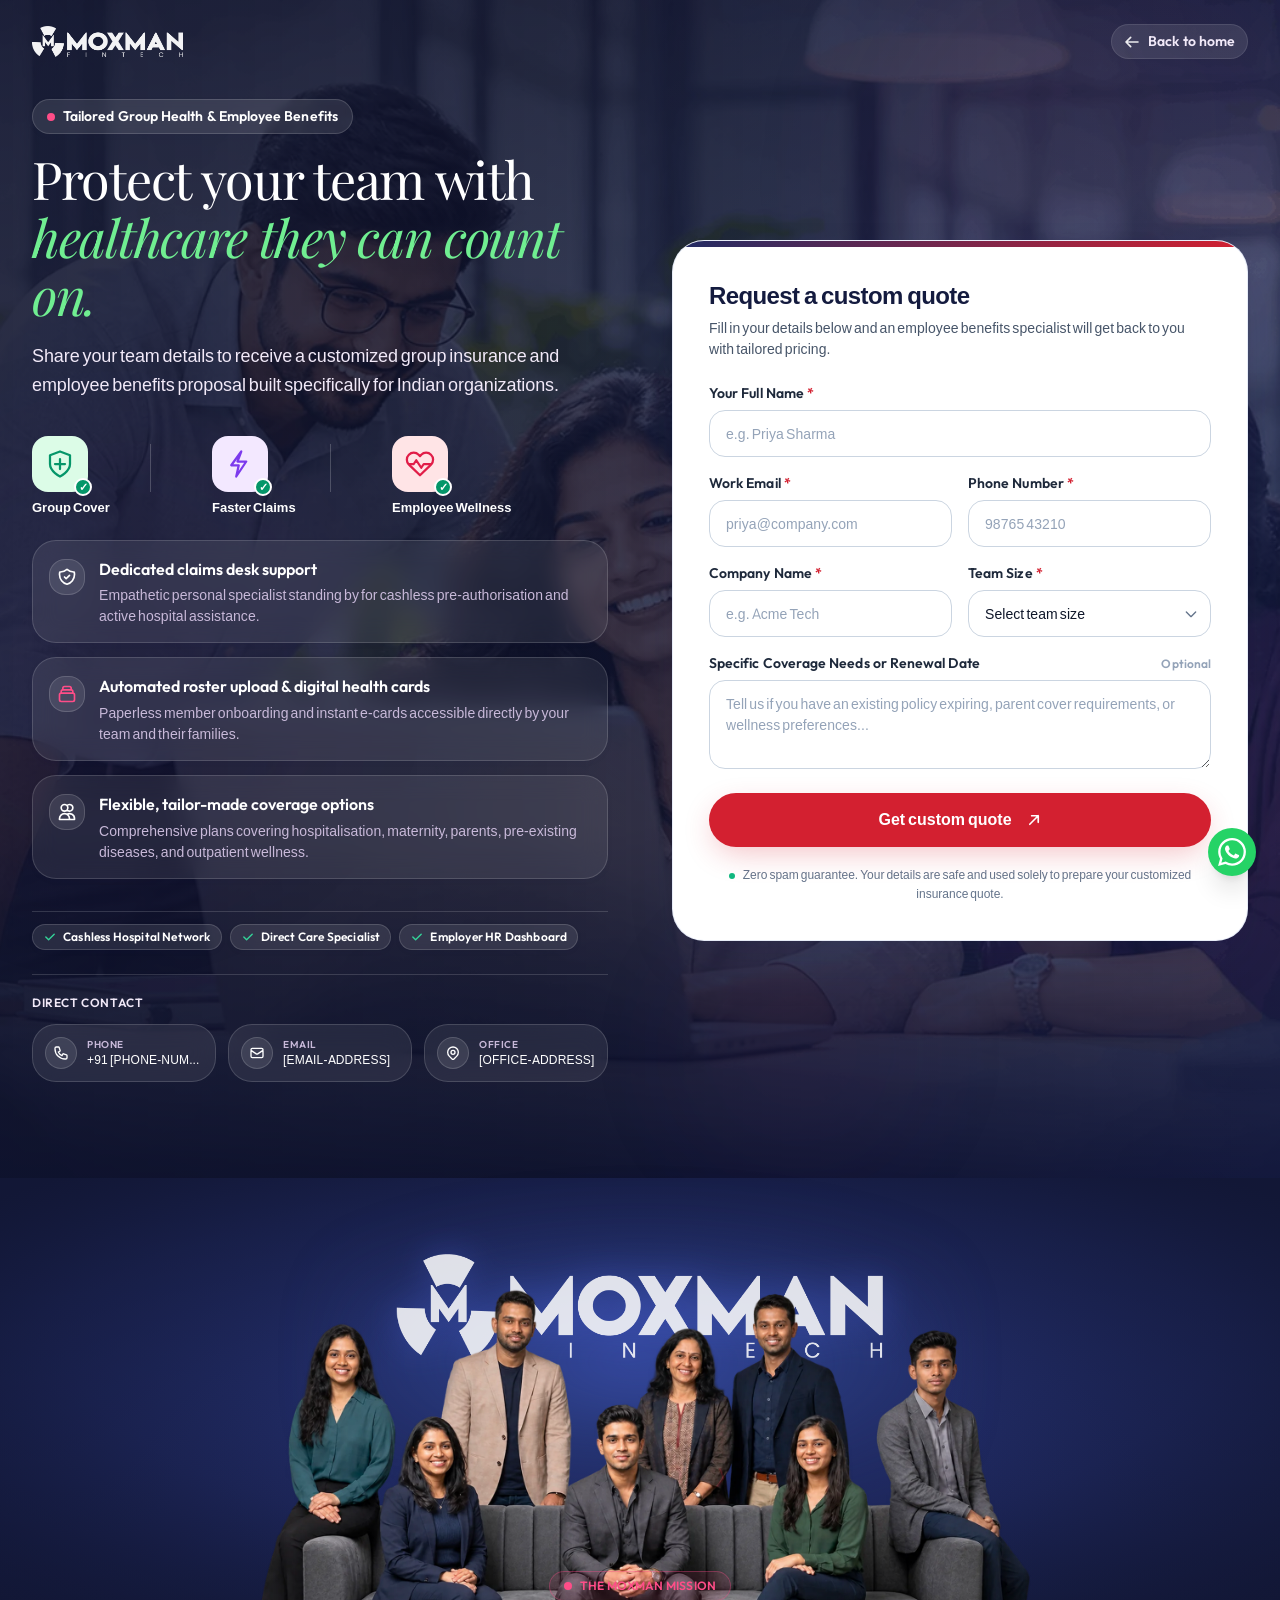
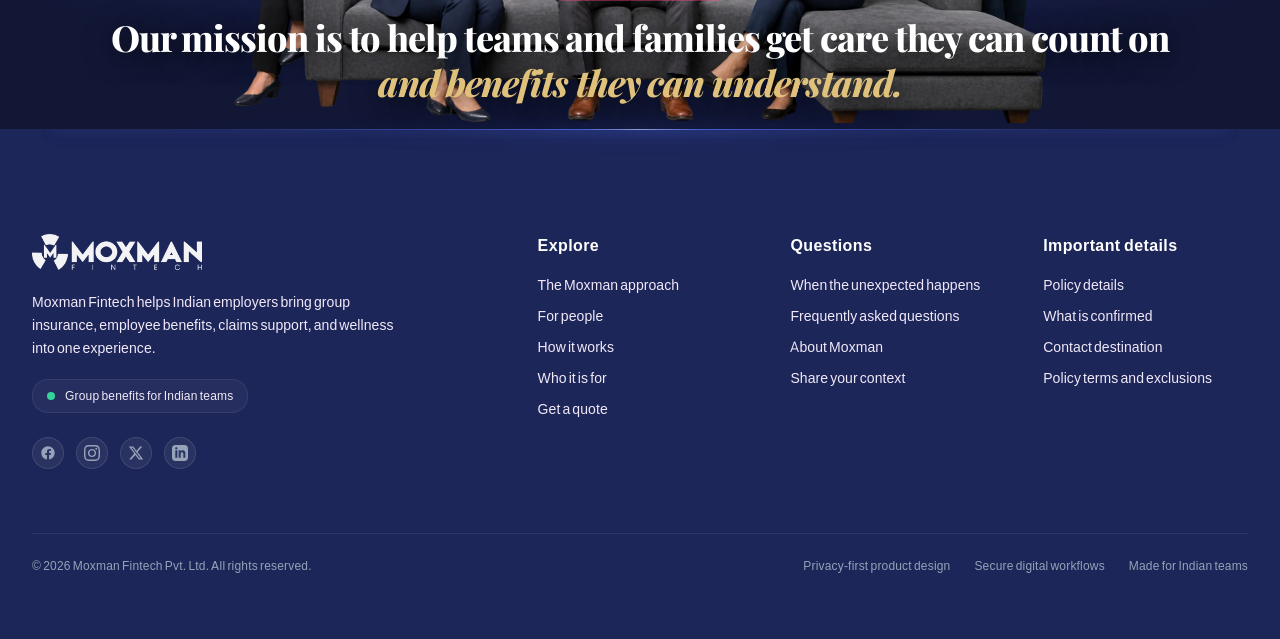
<file: get-quote.html>
<!-- DEBUG-VIEW START 3 APPPATH/Views/quote.php -->
<!-- DEBUG-VIEW START 2 APPPATH/Views/layouts/main.php -->
<!DOCTYPE html>
<html lang="en" class="scroll-smooth">
<head>
<script class="kint-rich-script">"use strict";(()=>{function m(n){if(!(n instanceof Element))throw new Error("Invalid argument to dedupeElement()");let t=n.ownerDocument,e=E(n);for(let s of t.querySelectorAll(e))n!==s&&s.parentNode.removeChild(s)}function d(n){return n instanceof Element?n.ownerDocument.contains(n):!1}function E(n){if(!(n instanceof Element))throw new Error("Invalid argument to buildClassSelector()");return[n.nodeName,...n.classList].join(".")}function f(n){if(!(n instanceof Element))throw new Error("Invalid argument to selectText()");let t=n.ownerDocument,e=t.getSelection(),s=t.createRange();s.selectNodeContents(n),e.removeAllRanges(),e.addRange(s)}function I(n,t){let e;return function(...s){clearTimeout(e),e=setTimeout(function(){n(...s)},t)}}function x(n){if(!(n instanceof Element))throw new Error("Invalid argument to offsetTop()");return n.offsetTop+(n.offsetParent?x(n.offsetParent):0)}var u=class n{static#e=new Set;static toggleSearchBox(t,e){let s=t.querySelector(".kint-search"),i=t.parentNode;if(s)if(s.classList.toggle("kint-show",e)){if(s.focus(),s.select(),!n.#e.has(s)){let r=i.querySelectorAll("dl").length,o=200;r>1e4&&(o=700),s.addEventListener("keyup",I(n.#t.bind(null,s),o)),n.#e.add(s)}n.#t(s)}else i.classList.remove("kint-search-root")}static#t(t){let e=t.closest(".kint-parent")?.parentNode;if(e)if(t.classList.contains("kint-show")&&t.value.length){let s=e.dataset.lastSearch;if(e.classList.add("kint-search-root"),s!==t.value){e.dataset.lastSearch=t.value,e.classList.remove("kint-search-match");for(let i of e.querySelectorAll(".kint-search-match"))i.classList.remove("kint-search-match");n.#s(e,t.value.toUpperCase())}}else e.classList.remove("kint-search-root")}static#s(t,e){let s=t.cloneNode(!0);for(let c of s.querySelectorAll(".access-path"))c.remove();if(!s.textContent.toUpperCase().includes(e))return;t.classList.add("kint-search-match");let i=t.firstElementChild;for(;i&&i.tagName!=="DT";)i=i.nextElementSibling;if(!i)return;let r=a.getChildContainer(i);if(!r)return;let o,l;for(let c of r.children)c.tagName==="DL"?n.#s(c,e):c.tagName==="UL"&&(c.classList.contains("kint-tabs")?o=c.children:c.classList.contains("kint-tab-contents")&&(l=c.children));if(!(!o||o.length!==l?.length))for(let c=o.length;c--;){let k=!1,F=!1;o[c].textContent.toUpperCase().includes(e)&&(k=!0);let O=l[c].cloneNode(!0);for(let v of O.querySelectorAll(".access-path"))v.remove();if(O.textContent.toUpperCase().includes(e)&&(k=!0,F=!0),k&&o[c].classList.add("kint-search-match"),F)for(let v of l[c].children)v.tagName==="DL"&&n.#s(v,e)}}};var g=class{static sort(t,e){let s=t.dataset.kintTableSort,i=parseInt(s)===e?-1:1,r=t.tBodies[0];[...r.rows].sort(function(o,l){o=o.cells[e].textContent.trim().toLocaleLowerCase(),l=l.cells[e].textContent.trim().toLocaleLowerCase();let c=0;return!isNaN(o)&&!isNaN(l)?(o=parseFloat(o),l=parseFloat(l),c=o-l):isNaN(o)&&!isNaN(l)?c=1:isNaN(l)&&!isNaN(o)?c=-1:c=(""+o).localeCompare(""+l),c*i}).forEach(o=>r.appendChild(o)),i<0?t.dataset.kintTableSort=null:t.dataset.kintTableSort=e}};var a=class n{#e;#t;#s;constructor(t){if(!(t instanceof h))throw new Error("Invalid argument to Rich.constructor()");this.#e=t,this.#e.runOnInit(this.#i.bind(this));let e=new q(this,t);new b(this,t.window,e)}#i(){let t=this.#e.window.document;if(d(this.#t)||(this.#t=t.querySelector("style.kint-rich-style")),this.#t&&m(this.#t),t.querySelector(".kint-rich.kint-file")){this.setupFolder(t);let e=this.#s.querySelector("dd.kint-foldout"),s=Array.from(t.querySelectorAll(".kint-rich.kint-file"));for(let i of s)i.parentNode!==e&&e.appendChild(i);this.#s.classList.add("kint-show")}}addToFolder(t){let e=t.closest(".kint-rich");if(!e)throw new Error("Bad addToFolder");let s=this.#e.window.document;if(this.setupFolder(s),this.folder.contains(t))throw new Error("Bad addToFolder");let i=this.#s.querySelector("dd.kint-foldout"),r=t.closest(".kint-parent, .kint-rich"),o=Array.from(e.querySelectorAll(".kint-folder-trigger"));if(e===r||e.querySelectorAll(".kint-rich > dl").length===1){for(let l of o)l.remove();e.classList.add("kint-file"),i.insertBefore(e,i.firstChild)}else{let l=s.createElement("div");l.classList.add("kint-rich"),l.classList.add("kint-file"),l.appendChild(r.closest(".kint-rich > dl"));let c=e.lastElementChild;c.matches(".kint-rich > footer")&&l.appendChild(c.cloneNode(!0));for(let k of o)k.remove();i.insertBefore(l,i.firstChild)}n.toggle(this.#s.querySelector(".kint-parent"),!0)}setupFolder(t){if(this.#s)d(this.#s)||(this.#s=t.querySelector(".kint-rich.kint-folder"));else{let e=t.createElement("template");e.innerHTML='<div class="kint-rich kint-folder"><dl><dt class="kint-parent"><nav></nav>Kint</dt><dd class="kint-foldout"></dd></dl></div>',this.#s=e.content.firstChild,t.body.appendChild(this.#s)}}get folder(){return d(this.#s)||(this.#s=this.#e.window.document.querySelector(".kint-rich.kint-folder")),this.#s&&m(this.#s),this.#s}isFolderOpen(){let t=this.#s?.querySelector("dd.kint-foldout");if(t)return t.previousSibling.classList.contains("kint-show")}static getChildContainer(t){let e=t.nextElementSibling;for(;e&&!e.matches("dd");)e=e.nextElementSibling;return e}static toggle(t,e){let s=n.getChildContainer(t);s&&(e=t.classList.toggle("kint-show",e),n.#n(s,e))}static switchTab(t){t.parentNode.getElementsByClassName("kint-active-tab")[0].classList.remove("kint-active-tab"),t.classList.add("kint-active-tab");let e=t,s=0;for(;e=e.previousElementSibling;)s++;let i=t.parentNode.nextSibling.children;for(let r=i.length;r--;)r===s?(i[r].classList.add("kint-show"),n.#n(i[r],!0)):i[r].classList.remove("kint-show")}static toggleChildren(t,e){let s=n.getChildContainer(t);if(!s)return;e===void 0&&(e=t.classList.contains("kint-show"));let i=Array.from(s.getElementsByClassName("kint-parent"));for(let r of i)r.classList.toggle("kint-show",e)}static toggleAccessPath(t,e){let s=t.querySelector(".access-path");s?.classList.toggle("kint-show",e)&&f(s)}static#n(t,e){if(t.children.length===2&&t.lastElementChild.matches("ul.kint-tab-contents"))for(let s of t.lastElementChild.children)s.matches("li.kint-show")&&(t=s);if(t.children.length===1&&t.firstElementChild.matches("dl")){let s=t.firstElementChild.firstElementChild;s?.classList?.contains("kint-parent")&&n.toggle(s,e)}}},b=class{#e;#t;#s;#i=null;#n=null;#o=0;constructor(t,e,s){this.#e=t,this.#t=s,this.#s=e,this.#s.addEventListener("click",this.#a.bind(this),!0)}#r(){clearTimeout(this.#i),this.#i=setTimeout(this.#l.bind(this),250)}#l(){clearTimeout(this.#i),this.#i=null,this.#n=null,this.#o=0}#c(){let t=this.#n;if(!t.matches(".kint-parent > nav"))return;let e=t.parentNode;if(this.#o===1)a.toggleChildren(e),this.#t.onTreeChanged(),this.#r(),this.#o=2;else if(this.#o===2){this.#l();let s=e.classList.contains("kint-show"),i=this.#e.folder?.querySelector(".kint-parent"),r=Array.from(this.#s.document.getElementsByClassName("kint-parent"));for(let o of r)o!==i&&o.classList.toggle("kint-show",s);this.#t.onTreeChanged(),this.#t.scrollToFocus()}}#a(t){if(this.#o){this.#c();return}let e=t.target;if(!e.closest(".kint-rich"))return;if(e.tagName==="DFN"&&f(e),e.tagName==="TH"){t.ctrlKey||g.sort(e.closest("table"),e.cellIndex);return}if(e.tagName==="LI"&&e.parentNode.className==="kint-tabs"){if(e.className!=="kint-active-tab"){let i=e.closest("dl")?.querySelector(".kint-parent > nav")??e;a.switchTab(e),this.#t.onTreeChanged(),this.#t.setCursor(i)}return}let s=e.closest("dt");if(e.tagName==="NAV")e.parentNode.tagName==="FOOTER"?(this.#t.setCursor(e),e.parentNode.classList.toggle("kint-show")):s?.classList.contains("kint-parent")&&(a.toggle(s),this.#t.onTreeChanged(),this.#t.setCursor(e),this.#r(),this.#o=1,this.#n=e);else if(e.classList.contains("kint-access-path-trigger"))s&&a.toggleAccessPath(s);else if(e.classList.contains("kint-search-trigger"))s?.matches(".kint-rich > dl > dt.kint-parent")&&u.toggleSearchBox(s);else if(e.classList.contains("kint-folder-trigger")){if(s?.matches(".kint-rich > dl > dt.kint-parent"))this.#e.addToFolder(e),this.#t.onTreeChanged(),this.#t.setCursor(s.querySelector("nav")),this.#t.scrollToFocus();else if(e.parentNode.tagName==="FOOTER"){let i=e.closest(".kint-rich").querySelector(".kint-parent > nav, .kint-rich > footer > nav");this.#e.addToFolder(e),this.#t.onTreeChanged(),this.#t.setCursor(i),this.#t.scrollToFocus()}}else e.classList.contains("kint-search")||(e.tagName==="PRE"&&t.detail===3?f(e):e.closest(".kint-source")&&t.detail===3?f(e.closest(".kint-source")):e.classList.contains("access-path")?f(e):e.tagName!=="A"&&s?.classList.contains("kint-parent")&&(a.toggle(s),this.#t.onTreeChanged(),this.#t.setCursor(s.querySelector("nav"))))}},j=65,G=68,A=70,S=72,K=74,D=75,p=76,V=83,P=9,T=13,B=27,L=32,N=37,R=38,C=39,H=40,M=".kint-rich .kint-parent > nav, .kint-rich > footer > nav, .kint-rich .kint-tabs > li:not(.kint-active-tab)",q=class{#e=[];#t=0;#s=!1;#i;#n;constructor(t,e){this.#i=t,this.#n=e.window,this.#n.addEventListener("keydown",this.#c.bind(this),!0),e.runOnInit(this.onTreeChanged.bind(this))}scrollToFocus(){let t=this.#e[this.#t];if(!t)return;let e=this.#i.folder;if(t===e?.querySelector(".kint-parent > nav"))return;let s=x(t);if(this.#i.isFolderOpen()){let i=e.querySelector("dd.kint-foldout");i.scrollTo(0,s-i.clientHeight/2)}else this.#n.scrollTo(0,s-this.#n.innerHeight/2)}onTreeChanged(){let t=this.#e[this.#t];this.#e=[];let e=this.#i.folder,s=e?.querySelector(".kint-parent > nav"),i=this.#n.document;this.#i.isFolderOpen()&&(i=e,this.#e.push(s));let r=Array.from(i.querySelectorAll(M));for(let o of r)o.offsetParent!==null&&o!==s&&this.#e.push(o);if(s&&!this.#i.isFolderOpen()&&this.#e.push(s),this.#e.length===0){this.#s=!1,this.#r();return}t&&this.#e.indexOf(t)!==-1?this.#t=this.#e.indexOf(t):this.#r()}setCursor(t){if(this.#i.isFolderOpen()&&!this.#i.folder.contains(t)||!t.matches(M))return!1;let e=this.#e.indexOf(t);if(e===-1&&(this.onTreeChanged(),e=this.#e.indexOf(t)),e!==-1){if(e!==this.#t)return this.#t=e,this.#r(),!0;this.#e[e]?.classList.remove("kint-weak-focus")}else console.error("setCursor failed to find target in list",t),console.info("Please report this as a bug in Kint at https://github.com/kint-php/kint");return!1}#o(t){if(this.#e.length===0)return this.#t=0,null;for(this.#t+=t;this.#t<0;)this.#t+=this.#e.length;for(;this.#t>=this.#e.length;)this.#t-=this.#e.length;return this.#r(),this.#t}#r(){let t=this.#n.document.querySelector(".kint-focused");t&&(t.classList.remove("kint-focused"),t.classList.remove("kint-weak-focus")),this.#s&&this.#e[this.#t]?.classList.add("kint-focused")}#l(t){let e=t.closest(".kint-rich .kint-parent ~ dd")?.parentNode.querySelector(".kint-parent > nav");e&&(this.setCursor(e),this.scrollToFocus())}#c(t){if(t.keyCode===B&&t.target.matches(".kint-search")){t.target.blur(),this.#s&&this.#r();return}if(t.target!==this.#n.document.body||t.altKey||t.ctrlKey)return;if(t.keyCode===G){if(this.#s)this.#s=!1;else{if(this.#s=!0,this.onTreeChanged(),this.#e.length===0){this.#s=!1;return}this.scrollToFocus()}this.#r(),t.preventDefault();return}else if(t.keyCode===B){this.#s&&(this.#s=!1,this.#r(),t.preventDefault());return}else if(!this.#s)return;t.preventDefault(),d(this.#e[this.#t])||this.onTreeChanged();let e=this.#e[this.#t];if([P,R,D,H,K].includes(t.keyCode)){t.keyCode===P?this.#o(t.shiftKey?-1:1):t.keyCode===R||t.keyCode===D?this.#o(-1):(t.keyCode===H||t.keyCode===K)&&this.#o(1),this.scrollToFocus();return}if(e.tagName==="LI"&&[L,T,C,p,N,S].includes(t.keyCode)){t.keyCode===L||t.keyCode===T?(a.switchTab(e),this.onTreeChanged()):t.keyCode===C||t.keyCode===p?this.#o(1):(t.keyCode===N||t.keyCode===S)&&this.#o(-1),this.scrollToFocus();return}if(e.parentNode.tagName==="FOOTER"&&e.closest(".kint-rich")){if(t.keyCode===L||t.keyCode===T)e.parentNode.classList.toggle("kint-show");else if(t.keyCode===N||t.keyCode===S)if(e.parentNode.classList.contains("kint-show"))e.parentNode.classList.remove("kint-show");else{this.#l(e.closest(".kint-rich"));return}else if(t.keyCode===C||t.keyCode===p)e.parentNode.classList.add("kint-show");else if(t.keyCode===A&&!this.#i.isFolderOpen()&&e.matches(".kint-rich > footer > nav")){let i=e.closest(".kint-rich").querySelector(".kint-parent > nav, .kint-rich > footer > nav");this.#i.addToFolder(e),this.onTreeChanged(),this.setCursor(i),this.scrollToFocus()}return}let s=e.closest(".kint-parent");if(s){if(t.keyCode===j){a.toggleAccessPath(s);return}if(t.keyCode===A){!this.#i.isFolderOpen()&&s.matches(".kint-rich:not(.kint-folder) > dl > .kint-parent")&&(this.#i.addToFolder(e),this.onTreeChanged(),this.setCursor(e),this.scrollToFocus());return}if(t.keyCode===V){let i=s.closest(".kint-rich > dl")?.querySelector(".kint-search")?.closest(".kint-parent");if(i){e.classList.add("kint-weak-focus"),u.toggleSearchBox(i,!0);return}}if(t.keyCode===L||t.keyCode===T){a.toggle(s),this.onTreeChanged();return}if([C,p,N,S].includes(t.keyCode)){let i=s.classList.contains("kint-show");if(t.keyCode===C||t.keyCode===p){i&&a.toggleChildren(s,!0),a.toggle(s,!0),this.onTreeChanged();return}else if(i){a.toggleChildren(s,!1),a.toggle(s,!1),this.onTreeChanged();return}else{this.#l(s);return}}}}};var y=class{#e;#t;constructor(t){if(!(t instanceof h))throw new Error("Invalid argument to Plain.constructor()");this.#e=t.window,t.runOnInit(this.#s.bind(this))}#s(){d(this.#t)||(this.#t=this.#e.document.querySelector("style.kint-plain-style")),this.#t&&m(this.#t)}};var w=class{#e;constructor(t){if(!(t instanceof h))throw new Error("Invalid argument to Microtime.constructor()");this.#e=t.window,t.runOnInit(this.#t.bind(this))}#t(){let t={},e=this.#e.document.querySelectorAll("[data-kint-microtime-group]");for(let s of e){let i=s.querySelector(".kint-microtime-lap");if(!i)continue;let r=s.dataset.kintMicrotimeGroup,o=parseFloat(i.textContent),l=parseFloat(s.querySelector(".kint-microtime-avg").textContent);t[r]??={min:o,max:o,avg:l},t[r].min>o&&(t[r].min=o),t[r].max<o&&(t[r].max=o),t[r].avg=l}for(let s of e){let i=s.querySelector(".kint-microtime-lap");if(!i)continue;let r=parseFloat(i.textContent),o=t[s.dataset.kintMicrotimeGroup];if(s.querySelector(".kint-microtime-avg").textContent=o.avg,!(r===o.min&&r===o.max))if(s.classList.add("kint-microtime-js"),r>o.avg){let l=(r-o.avg)/(o.max-o.avg);i.style.background="hsl("+(40-40*l)+", 100%, 65%)"}else{let l=0;o.avg!==o.min&&(l=(o.avg-r)/(o.avg-o.min)),i.style.background="hsl("+(40+80*l)+", 100%, 65%)"}}}};var U=Symbol(),h=class n{static#e=null;#t;#s=[];#i=new Set;static init(t){return n.#e??=new n(t,U),n.#e.#n(),n.#e.runOnLoad(n.#r),n.#e}get window(){return this.#t}constructor(t,e){if(U!==e)throw new Error("Kint constructor is private. Use Kint.init()");if(!(t instanceof Window))throw new Error("Invalid argument to Kint.init()");this.#t=t,this.runOnInit(this.#o.bind(this)),new y(this),new a(this),new w(this)}runOnLoad(t){if(this.#t.document.readyState==="complete")try{t()}catch{}else this.#t.addEventListener("load",t)}runOnInit(t){this.#s.push(t)}#n(){this.#t.document.currentScript&&(this.#i.add(E(window.document.currentScript)),window.document.currentScript.remove())}#o(){for(let t of this.#i.keys())for(let e of this.#t.document.querySelectorAll(t))e.remove()}static#r(){for(let t of n.#e.#s)t()}};window.Kint||(window.Kint=h);window.Kint.init(window);})();
</script><style class="kint-rich-style">.kint-rich{--spacing: 4px;--nav-size: 15px;--backdrop-color: rgba(255, 255, 255, 0.9);--main-background: #e0eaef;--secondary-background: #c1d4df;--text-color: #1d1e1e;--variable-name-color: #1d1e1e;--variable-type-color: #0092db;--variable-type-color-hover: #5cb730;--border-color: #b6cedb;--border-color-hover: #0092db;--border: 1px solid var(--border-color);--foldout-max-size: calc(100vh - 100px);--foldout-zindex: 999999;--caret-image: url("data:image/svg+xml;utf8,<svg xmlns='http://www.w3.org/2000/svg' viewBox='0 0 30 150'><g stroke-width='2' fill='%23FFF'><path d='M1 1h28v28H1zm5 14h18m-9 9V6M1 61h28v28H1zm5 14h18' stroke='%23379'/><path d='M1 31h28v28H1zm5 14h18m-9 9V36M1 91h28v28H1zm5 14h18' stroke='%235A3'/><path d='M1 121h28v28H1zm5 5l18 18m-18 0l18-18' stroke='%23CCC'/></g></svg>");--ap-image: url("data:image/svg+xml;utf8,<svg xmlns='http://www.w3.org/2000/svg' viewBox='0 0 16 16'><g stroke='%23000' fill='transparent'><path d='M2 8h3m3 3v3M8 2v3m3 3h3M3 8' stroke-width='2' stroke-linecap='round'/><circle stroke-width='1.5' r='4.5' cx='8' cy='8'/></g></svg>");--folder-image: url("data:image/svg+xml;utf8,<svg xmlns='http://www.w3.org/2000/svg' viewBox='0 0 16 16'><path d='M2 2h4l2 2h6v9H2V2h2' stroke-width='2' stroke='%23000' fill='transparent' stroke-linejoin='round'/></svg>");--search-image: url("data:image/svg+xml;utf8,<svg xmlns='http://www.w3.org/2000/svg' viewBox='0 0 16 16'><g stroke='%23000' fill='transparent'><path d='M2 14l3-3' stroke-linecap='round' stroke-width='3'/><circle stroke-width='2' r='5' cx='9' cy='7'/></g></svg>");font-size:13px;overflow-x:auto;white-space:nowrap;background:var(--backdrop-color);direction:ltr;contain:content}.kint-rich.kint-folder{position:fixed;bottom:0;left:0;right:0;z-index:var(--foldout-zindex);width:100%;margin:0;display:block}.kint-rich.kint-folder dd.kint-foldout{max-height:var(--foldout-max-size);padding-right:calc(var(--spacing)*2);overflow-y:scroll;display:none}.kint-rich.kint-folder dd.kint-foldout.kint-show{display:block}.kint-rich::selection{background:var(--border-color-hover);color:var(--text-color)}.kint-rich .kint-focused{box-shadow:0 0 3px 3px var(--variable-type-color-hover)}.kint-rich .kint-focused.kint-weak-focus{box-shadow:0 0 3px 1px color-mix(in srgb, var(--variable-type-color-hover) 50%, transparent)}.kint-rich,.kint-rich::before,.kint-rich::after,.kint-rich *,.kint-rich *::before,.kint-rich *::after{box-sizing:border-box;border-radius:0;color:var(--text-color);float:none !important;font-family:Consolas,Menlo,Monaco,Lucida Console,Liberation Mono,DejaVu Sans Mono,Bitstream Vera Sans Mono,Courier New,monospace,serif;line-height:15px;margin:0;padding:0;text-align:left}.kint-rich{margin:calc(var(--spacing)*2) 0}.kint-rich dt,.kint-rich dl{width:auto}.kint-rich dt,.kint-rich div.access-path{background:var(--main-background);border:var(--border);color:var(--text-color);display:block;font-weight:bold;list-style:none outside none;overflow:auto;padding:var(--spacing)}.kint-rich dt:hover,.kint-rich div.access-path:hover{border-color:var(--border-color-hover)}.kint-rich>dl dl{padding:0 0 0 calc(var(--spacing)*3)}.kint-rich dt.kint-parent>nav,.kint-rich>footer>nav{background:var(--caret-image) no-repeat scroll 0 0/var(--nav-size) 75px rgba(0,0,0,0);cursor:pointer;display:inline-block;height:var(--nav-size);width:var(--nav-size);margin-right:3px;vertical-align:middle}.kint-rich dt.kint-parent:hover>nav,.kint-rich>footer>nav:hover{background-position:0 25%}.kint-rich dt.kint-parent.kint-show>nav,.kint-rich>footer.kint-show>nav{background-position:0 50%}.kint-rich dt.kint-parent.kint-show:hover>nav,.kint-rich>footer.kint-show>nav:hover{background-position:0 75%}.kint-rich dt.kint-parent.kint-locked>nav{background-position:0 100%}.kint-rich dt.kint-parent+dd{display:none;border-left:1px dashed var(--border-color);contain:strict}.kint-rich dt.kint-parent.kint-show+dd{display:block;contain:content}.kint-rich var,.kint-rich var a{color:var(--variable-type-color);font-style:normal}.kint-rich dt:hover var,.kint-rich dt:hover var a{color:var(--variable-type-color-hover)}.kint-rich dfn{font-style:normal;font-family:monospace;color:var(--variable-name-color)}.kint-rich pre{color:var(--text-color);margin:0 0 0 calc(var(--spacing)*3);padding:5px;overflow-y:hidden;border-top:0;border:var(--border);background:var(--main-background);display:block;word-break:normal}.kint-rich .kint-access-path-trigger,.kint-rich .kint-folder-trigger,.kint-rich .kint-search-trigger{background:color-mix(in srgb, var(--text-color) 80%, transparent);border-radius:3px;padding:2px;height:var(--nav-size);width:var(--nav-size);font-size:var(--nav-size);margin-left:5px;font-weight:bold;text-align:center;line-height:1;float:right !important;cursor:pointer;position:relative;overflow:hidden}.kint-rich .kint-access-path-trigger::before,.kint-rich .kint-folder-trigger::before,.kint-rich .kint-search-trigger::before{display:block;content:"";width:100%;height:100%;background:var(--main-background);mask:center/contain no-repeat alpha}.kint-rich .kint-access-path-trigger:hover,.kint-rich .kint-folder-trigger:hover,.kint-rich .kint-search-trigger:hover{background:var(--main-background)}.kint-rich .kint-access-path-trigger:hover::before,.kint-rich .kint-folder-trigger:hover::before,.kint-rich .kint-search-trigger:hover::before{background:var(--text-color)}.kint-rich .kint-access-path-trigger::before{mask-image:var(--ap-image)}.kint-rich .kint-folder-trigger::before{mask-image:var(--folder-image)}.kint-rich .kint-search-trigger::before{mask-image:var(--search-image)}.kint-rich input.kint-search{display:none;border:var(--border);border-top-width:0;border-bottom-width:0;padding:var(--spacing);float:right !important;margin:calc(var(--spacing)*-1) 0;color:var(--variable-name-color);background:var(--secondary-background);height:calc(var(--nav-size) + var(--spacing)*2);width:calc(var(--nav-size)*10);position:relative;z-index:100}.kint-rich input.kint-search.kint-show{display:block}.kint-rich .kint-search-root ul.kint-tabs>li:not(.kint-search-match){background:var(--secondary-background);filter:saturate(0);opacity:.5}.kint-rich .kint-search-root dl:not(.kint-search-match){opacity:.5}.kint-rich .kint-search-root dl:not(.kint-search-match)>dt{background:var(--main-background);filter:saturate(0)}.kint-rich .kint-search-root dl:not(.kint-search-match) dl,.kint-rich .kint-search-root dl:not(.kint-search-match) ul.kint-tabs>li:not(.kint-search-match){opacity:1}.kint-rich div.access-path{background:var(--secondary-background);display:none;margin-top:5px;padding:4px;white-space:pre}.kint-rich div.access-path.kint-show{display:block}.kint-rich footer{padding:0 3px 3px;font-size:9px;background:rgba(0,0,0,0)}.kint-rich footer>.kint-folder-trigger{background:rgba(0,0,0,0)}.kint-rich footer>.kint-folder-trigger::before{background:var(--text-color)}.kint-rich footer nav{height:10px;width:10px;background-size:10px 50px}.kint-rich footer>ol{display:none;margin-left:32px}.kint-rich footer.kint-show>ol{display:block}.kint-rich a{color:var(--text-color);text-shadow:none;text-decoration:underline}.kint-rich a:hover{color:var(--variable-name-color);border-bottom:1px dotted var(--variable-name-color)}.kint-rich ul{list-style:none;padding-left:calc(var(--spacing)*3)}.kint-rich ul:not(.kint-tabs) li{border-left:1px dashed var(--border-color)}.kint-rich ul:not(.kint-tabs) li>dl{border-left:none}.kint-rich ul.kint-tabs{margin:0 0 0 calc(var(--spacing)*3);padding-left:0;background:var(--main-background);border:var(--border);border-top:0}.kint-rich ul.kint-tabs>li{background:var(--secondary-background);border:var(--border);cursor:pointer;display:inline-block;height:calc(var(--spacing)*6);margin:calc(var(--spacing)/2);padding:0 calc(2px + var(--spacing)*2.5);vertical-align:top}.kint-rich ul.kint-tabs>li:hover,.kint-rich ul.kint-tabs>li.kint-active-tab:hover{border-color:var(--border-color-hover);color:var(--variable-type-color-hover)}.kint-rich ul.kint-tabs>li.kint-active-tab{background:var(--main-background);border-top:0;margin-top:-1px;height:27px;line-height:24px}.kint-rich ul.kint-tabs>li:not(.kint-active-tab){line-height:calc(var(--spacing)*5)}.kint-rich ul.kint-tabs li+li{margin-left:0}.kint-rich ul.kint-tab-contents>li{display:none;contain:strict}.kint-rich ul.kint-tab-contents>li.kint-show{display:block;contain:content}.kint-rich dt:hover+dd>ul>li.kint-active-tab{border-color:var(--border-color-hover);color:var(--variable-type-color-hover)}.kint-rich dt>.kint-color-preview{width:var(--nav-size);height:var(--nav-size);display:inline-block;vertical-align:middle;margin-left:10px;border:var(--border);background-color:#ccc;background-image:url('data:image/svg+xml;utf8,<svg xmlns="http://www.w3.org/2000/svg" viewBox="0 0 2 2"><path fill="%23FFF" d="M0 0h1v2h1V1H0z"/></svg>');background-size:min(20px,100%)}.kint-rich dt>.kint-color-preview:hover{border-color:var(--border-color-hover)}.kint-rich dt>.kint-color-preview>div{width:100%;height:100%}.kint-rich table{border-collapse:collapse;empty-cells:show;border-spacing:0}.kint-rich table *{font-size:12px}.kint-rich table dt{background:none;padding:calc(var(--spacing)/2)}.kint-rich table dt .kint-parent{min-width:100%;overflow:hidden;text-overflow:ellipsis;white-space:nowrap}.kint-rich table td,.kint-rich table th{border:var(--border);padding:calc(var(--spacing)/2);vertical-align:center}.kint-rich table th{cursor:alias}.kint-rich table td:first-child,.kint-rich table th{font-weight:bold;background:var(--secondary-background);color:var(--variable-name-color)}.kint-rich table td{background:var(--main-background);white-space:pre}.kint-rich table td>dl{padding:0}.kint-rich table pre{border-top:0;border-right:0}.kint-rich table thead th:first-child{background:none;border:0}.kint-rich table tr:hover>td{box-shadow:0 0 1px 0 var(--border-color-hover) inset}.kint-rich table tr:hover var{color:var(--variable-type-color-hover)}.kint-rich table ul.kint-tabs li.kint-active-tab{height:20px;line-height:17px}.kint-rich pre.kint-source{margin-left:-1px}.kint-rich pre.kint-source[data-kint-filename]:before{display:block;content:attr(data-kint-filename);margin-bottom:var(--spacing);padding-bottom:var(--spacing);border-bottom:1px solid var(--secondary-background)}.kint-rich pre.kint-source>div:before{display:inline-block;content:counter(kint-l);counter-increment:kint-l;border-right:1px solid var(--border-color-hover);padding-right:calc(var(--spacing)*2);margin-right:calc(var(--spacing)*2)}.kint-rich pre.kint-source>div.kint-highlight{background:var(--secondary-background)}.kint-rich .kint-microtime-js .kint-microtime-lap{text-shadow:-1px 0 var(--border-color-hover),0 1px var(--border-color-hover),1px 0 var(--border-color-hover),0 -1px var(--border-color-hover);color:var(--main-background);font-weight:bold}.kint-rich{--main-background: #f8f8f8;--secondary-background: #f8f8f8;--variable-type-color: #06f;--variable-type-color-hover: #f00;--border-color: #d7d7d7;--border-color-hover: #aaa;--alternative-background: #fff;--highlight-color: #cfc;--caret-image: url("data:image/svg+xml;utf8,<svg xmlns='http://www.w3.org/2000/svg' viewBox='0 0 30 150'><path d='M6 7h18l-9 15zm0 30h18l-9 15zm0 45h18l-9-15zm0 30h18l-9-15zm0 12l18 18m-18 0l18-18' fill='%23555'/><path d='M6 126l18 18m-18 0l18-18' stroke-width='2' stroke='%23555'/></svg>")}.kint-rich .kint-focused{box-shadow:0 0 3px 2px var(--variable-type-color-hover)}.kint-rich dt{font-weight:normal}.kint-rich dt.kint-parent{margin-top:4px}.kint-rich dl dl{margin-top:4px;padding-left:25px;border-left:none}.kint-rich>dl>dt{background:var(--secondary-background)}.kint-rich ul{margin:0;padding-left:0}.kint-rich ul:not(.kint-tabs)>li{border-left:0}.kint-rich ul.kint-tabs{background:var(--secondary-background);border:var(--border);border-width:0 1px 1px 1px;padding:4px 0 0 12px;margin-left:-1px;margin-top:-1px}.kint-rich ul.kint-tabs li,.kint-rich ul.kint-tabs li+li{margin:0 0 0 4px}.kint-rich ul.kint-tabs li{border-bottom-width:0;height:calc(var(--spacing)*6 + 1px)}.kint-rich ul.kint-tabs li:first-child{margin-left:0}.kint-rich ul.kint-tabs li.kint-active-tab{border-top:var(--border);background:var(--alternative-background);font-weight:bold;padding-top:0;border-bottom:1px solid var(--alternative-background) !important;margin-bottom:-1px}.kint-rich ul.kint-tabs li.kint-active-tab:hover{border-bottom:1px solid var(--alternative-background)}.kint-rich ul>li>pre{border:var(--border)}.kint-rich dt:hover+dd>ul{border-color:var(--border-color-hover)}.kint-rich pre{background:var(--alternative-background);margin-top:4px;margin-left:25px}.kint-rich .kint-source{margin-left:-1px}.kint-rich .kint-source .kint-highlight{background:var(--highlight-color)}.kint-rich .kint-parent.kint-show>.kint-search{border-bottom-width:1px}.kint-rich table td{background:var(--alternative-background)}.kint-rich table td>dl{padding:0;margin:0}.kint-rich table td>dl>dt.kint-parent{margin:0}.kint-rich table td:first-child,.kint-rich table td,.kint-rich table th{padding:2px 4px}.kint-rich table dd,.kint-rich table dt{background:var(--alternative-background)}.kint-rich table tr:hover>td{box-shadow:none;background:var(--highlight-color)}
</style>

    <meta charset="UTF-8">
    <meta name="viewport" content="width=device-width, initial-scale=1.0">
    <meta http-equiv="X-UA-Compatible" content="ie=edge">

    <!-- SEO Meta Tags -->
    <title>Get a Custom Group Health Insurance Quote | Moxman Fintech</title>
    <meta name="description" content="Request a tailored group health insurance and employee benefits quote for your team. Cashless hospital network, dedicated claims specialist, and digital employee cards.">
    <meta name="author" content="Moxman Fintech">
    <meta name="referrer" content="strict-origin-when-cross-origin">
    <link rel="canonical" href="get-quote/">
    <meta name="robots" content="index, follow">

    <!-- Open Graph / Facebook -->
    <meta property="og:type" content="website">
    <meta property="og:url" content="get-quote/">
    <meta property="og:title" content="Get a Custom Group Health Insurance Quote | Moxman Fintech">
    <meta property="og:description" content="Request a tailored group health insurance and employee benefits quote for your team. Cashless hospital network, dedicated claims specialist, and digital employee cards.">
    <meta property="og:image" content="assets/images/brand/logo.png">
    <meta property="og:site_name" content="Moxman Fintech">
    <meta property="og:locale" content="en_IN">
    <meta property="og:image:alt" content="Moxman Fintech group health insurance and employee benefits platform">

    <!-- Twitter Card -->
    <meta name="twitter:card" content="summary_large_image">
    <meta name="twitter:url" content="get-quote/">
    <meta name="twitter:title" content="Get a Custom Group Health Insurance Quote | Moxman Fintech">
    <meta name="twitter:description" content="Request a tailored group health insurance and employee benefits quote for your team. Cashless hospital network, dedicated claims specialist, and digital employee cards.">
    <meta name="twitter:image" content="assets/images/brand/logo.png">

    <!-- Favicon & Icons -->
    <link rel="icon" type="image/x-icon" href="./favicon.ico">
    <link rel="icon" type="image/png" sizes="32x32" href="assets/icons/favicon-32x32.png">
    <link rel="icon" type="image/png" sizes="16x16" href="assets/icons/favicon-16x16.png">
    <link rel="apple-touch-icon" sizes="180x180" href="assets/icons/apple-touch-icon.png">
    <link rel="manifest" href="./site.webmanifest">
    <meta name="theme-color" content="#212c65">

    <!-- Preload Critical Fonts & LCP Logo Asset -->
    <link rel="preload" href="assets/fonts/outfit-700-normal.woff2" as="font" type="font/woff2" crossorigin>
    <link rel="preload" href="assets/fonts/plusjakartasans-400-normal.woff2" as="font" type="font/woff2" crossorigin>
    <link rel="preload" href="assets/images/brand/logo.webp" as="image" type="image/webp" fetchpriority="high">
    <link rel="prefetch" href="assets/images/brand/moxman-logo.webp" as="image" type="image/webp">

    <!-- Google Fonts: Editorial Serif (Playfair Display) for Tailored Solutions & Display Headings -->
    <link rel="preconnect" href="https://fonts.googleapis.com">
    <link rel="preconnect" href="https://fonts.gstatic.com" crossorigin>
    <link href="https://fonts.googleapis.com/css2?family=Playfair+Display:ital,wght@0,400;0,500;0,600;0,700;0,800;1,400;1,500;1,600;1,700;1,800&display=swap" rel="stylesheet">

    <!-- Compiled Minified Tailwind & Design System CSS -->
    <link rel="stylesheet" href="assets/css/main.min.css">

    <!-- Progressive Enhancement Detection Script (Inline, non-blocking) -->
    <script>
        document.documentElement.classList.add('js');
    </script>

    <!-- JSON-LD Structured Data: Organization + website context -->
    <script type="application/ld+json">
    {
    "@context": "https://schema.org",
    "@graph": [
        {
            "@type": "Organization",
            "@id": "./#organization",
            "name": "Moxman Fintech",
            "url": "./",
            "logo": "assets/images/brand/logo.png",
            "description": "Group health insurance and employee benefits for Indian employers.",
            "areaServed": {
                "@type": "Country",
                "name": "India"
            },
            "knowsLanguage": [
                "English",
                "Hindi"
            ]
        },
        {
            "@type": "WebSite",
            "@id": "./#website",
            "url": "./",
            "name": "Moxman Fintech",
            "publisher": {
                "@id": "./#organization"
            },
            "inLanguage": "en-IN"
        }
    ]
}    </script>
</head>
<body class="bg-surface text-neutral-800 font-body antialiased selection:bg-primary-900 selection:text-white flex flex-col min-h-screen">
    <!-- Skip to main content link for accessibility -->
    <a href="#mainContent" class="sr-only focus:not-sr-only focus:absolute focus:top-4 focus:left-4 focus:z-50 focus:px-4 focus:py-2 focus:bg-primary-900 focus:text-white focus:rounded-md">
        Skip to main content
    </a>

    <!-- Shared Header Partial -->
    
    <!-- Main Page Content Section -->
    <main id="mainContent" class="flex-grow">
        <!-- =========================================================================
     DEDICATED GET A QUOTE LANDING PAGE
     Focused, conversion-oriented view without navigation distractions.
     Parallax ambient layers, transparent reassurance points, and accessible form.
     ========================================================================= -->
<section id="quoteSection" class="quote-page-section relative overflow-x-clip min-h-[calc(100vh-80px)] flex flex-col justify-between">

    <!-- Layer 1: Background image reused from /group-health-insurance -->
    <div class="quote-page-bg" style="background-image: url('assets/images/bg/CollaborativeTeamworkinaBrightOffice.webp');" aria-hidden="true"></div>

    <!-- Layer 2: Atmospheric overlay for readability -->
    <div class="quote-page-overlay" aria-hidden="true"></div>

    <!-- Top Branded Bar (No menu, crisp white logo presence linked to home) -->
    <header class="w-full relative z-20 pt-5 sm:pt-6 pb-2">
        <div class="max-w-container mx-auto px-4 sm:px-6 lg:px-8 flex items-center justify-between">
            <a href="./" class="flex items-center gap-2 flex-shrink-0 focus-visible:outline-none focus-visible:ring-2 focus-visible:ring-white focus-visible:ring-offset-2 rounded-btn" aria-label="Moxman Fintech Home">
                <picture>
                    <source srcset="assets/images/brand/logo.webp" type="image/webp">
                    <img 
                        src="assets/images/brand/logo.png" 
                        alt="Moxman Fintech - Group Health Insurance & Employee Benefits" 
                        width="218" 
                        height="46" 
                        class="h-7 sm:h-8 md:h-8.5 w-auto object-contain brightness-0 invert opacity-95 hover:opacity-100 transition-opacity"
                        fetchpriority="high"
                    >
                </picture>
            </a>

            <a href="./" class="inline-flex items-center gap-2 text-caption sm:text-body-sm font-display font-medium text-quote-lavender hover:text-white transition-colors py-1.5 px-3 rounded-btn bg-white/10 hover:bg-white/15 border border-white/10 focus-visible:outline-none focus-visible:ring-2 focus-visible:ring-white" aria-label="Back to Moxman homepage">
                <svg class="w-4 h-4 text-white/90" fill="none" stroke="currentColor" stroke-width="2.5" viewBox="0 0 24 24" aria-hidden="true">
                    <path stroke-linecap="round" stroke-linejoin="round" d="M10 19l-7-7m0 0l7-7m-7 7h18"/>
                </svg>
                <span>Back to home</span>
            </a>
        </div>
    </header>

    <!-- Parallax Ambient Decorative Background Orbs (GSAP-driven drift) -->
    <div class="quote-parallax-orb quote-parallax-orb-1 pointer-events-none absolute -top-20 -right-20 sm:-right-28 w-80 sm:w-96 lg:w-[34rem] h-80 sm:h-96 lg:h-[34rem] rounded-full blur-3xl opacity-35 z-[2]" data-parallax-speed="-0.18" aria-hidden="true"></div>
    <div class="quote-parallax-orb quote-parallax-orb-2 pointer-events-none absolute top-1/3 -left-24 sm:-left-36 w-72 sm:w-96 lg:w-[32rem] h-72 sm:h-96 lg:h-[32rem] rounded-full blur-3xl opacity-25 z-[2]" data-parallax-speed="0.22" aria-hidden="true"></div>
    <div class="quote-parallax-orb quote-parallax-orb-3 pointer-events-none absolute -bottom-10 right-1/4 w-64 sm:w-80 h-64 sm:h-80 rounded-full blur-2xl opacity-20 z-[2]" data-parallax-speed="-0.1" aria-hidden="true"></div>

    <!-- Main Quote Hero Content -->
    <div class="max-w-container mx-auto px-4 sm:px-6 lg:px-8 w-full pt-4 sm:pt-6 lg:pt-8 pb-16 sm:pb-20 lg:pb-24 relative z-10">
        <div class="grid grid-cols-1 lg:grid-cols-12 gap-8 lg:gap-12 xl:gap-16 items-start">
            
            <!-- Left Column: Value Proposition & Real Claims Reassurance -->
            <div class="lg:col-span-6 xl:col-span-6 flex flex-col justify-start">
                
                <!-- Eyebrow Pill -->
                <div class="inline-flex items-center gap-2 px-3.5 py-1.5 rounded-full bg-white/10 backdrop-blur-sm shadow-soft-sm border border-white/15 text-white text-caption sm:text-body-sm font-display font-semibold mb-3 sm:mb-4 w-fit">
                    <span class="w-2 h-2 rounded-full animate-pulse" style="background-color: var(--color-footer-pink);"></span>
                    <span>Tailored Group Health &amp; Employee Benefits</span>
                </div>

                <!-- Main Conversion Headline (Green accent #70ee91 replacing champagne gold) -->
                <h1 class="text-[32px] sm:text-[40px] md:text-[46px] lg:text-[48px] xl:text-[52px] font-serif font-normal text-white leading-[1.12] tracking-[-0.025em] mb-3 sm:mb-4">
                    Protect your team with <span class="italic font-serif text-[#70ee91] font-normal inline-block pr-1">healthcare they can count on.</span>
                </h1>

                <!-- Supporting Line -->
                <p class="text-body sm:text-body-lg text-quote-lavender leading-relaxed mb-4 sm:mb-5 max-w-xl">
                    Share your team details to receive a customized group insurance and employee benefits proposal built specifically for Indian organizations.
                </p>

                <!-- Hero Trust Badges (Exact match to home hero) -->
                <ul class="hero-trust-points" aria-label="Benefits at a glance">
                    <li class="hero-trust-item">
                        <span class="hero-trust-icon hero-trust-icon--cover" aria-hidden="true">
                            <svg viewBox="0 0 24 24" fill="none" stroke="currentColor" stroke-width="1.8" stroke-linecap="round" stroke-linejoin="round">
                                <path d="M12 22s8-4 8-10V5l-8-3-8 3v7c0 6 8 10 8 10Z"/>
                                <path d="M12 8v8M8 12h8"/>
                            </svg>
                        </span>
                        <span class="hero-trust-label">Group Cover</span>
                    </li>
                    <li class="hero-trust-item">
                        <span class="hero-trust-icon hero-trust-icon--claims" aria-hidden="true">
                            <svg viewBox="0 0 24 24" fill="none" stroke="currentColor" stroke-width="1.8" stroke-linecap="round" stroke-linejoin="round">
                                <path d="m13 2-3 8h7L9 22l2-9H5l8-11Z"/>
                            </svg>
                        </span>
                        <span class="hero-trust-label">Faster Claims</span>
                    </li>
                    <li class="hero-trust-item">
                        <span class="hero-trust-icon hero-trust-icon--wellness" aria-hidden="true">
                            <svg viewBox="0 0 24 24" fill="none" stroke="currentColor" stroke-width="1.8" stroke-linecap="round" stroke-linejoin="round">
                                <path d="M20.8 4.6a5.5 5.5 0 0 0-7.8 0L12 5.7l-1.1-1.1a5.5 5.5 0 0 0-7.8 7.8l1.1 1.1L12 21l7.8-7.5 1.1-1.1a5.5 5.5 0 0 0-.1-7.8Z"/>
                                <path d="M3 12h4l2-3 4 6 2-3h6"/>
                            </svg>
                        </span>
                        <span class="hero-trust-label">Employee Wellness</span>
                    </li>
                </ul>

                <!-- Reassurance Points Stack (Real non-numeric site claims only) -->
                <div class="flex flex-col gap-3 sm:gap-3.5 mb-6 sm:mb-8">
                    <!-- Point 1 -->
                    <div class="flex items-start gap-3.5 p-3.5 sm:p-4 rounded-xl quote-card-glass shadow-soft-sm transition-transform duration-200 hover:-translate-y-0.5">
                        <div class="w-9 h-9 rounded-lg bg-white/10 border border-white/15 flex items-center justify-center flex-shrink-0 text-white mt-0.5" aria-hidden="true">
                            <svg class="w-5 h-5" fill="none" stroke="currentColor" stroke-width="2" viewBox="0 0 24 24">
                                <path stroke-linecap="round" stroke-linejoin="round" d="M9 12l2 2 4-4m5.618-4.016A11.955 11.955 0 0112 2.944a11.955 11.955 0 01-8.618 3.04A12.02 12.02 0 003 9c0 5.591 3.824 10.29 9 11.622 5.176-1.332 9-6.03 9-11.622 0-1.042-.133-2.052-.382-3.016z"/>
                            </svg>
                        </div>
                        <div>
                            <h2 class="text-body-sm sm:text-body font-display font-bold text-white leading-snug">
                                Dedicated claims desk support
                            </h2>
                            <p class="text-caption sm:text-body-sm text-quote-muted leading-relaxed mt-0.5">
                                Empathetic personal specialist standing by for cashless pre-authorisation and active hospital assistance.
                            </p>
                        </div>
                    </div>

                    <!-- Point 2 -->
                    <div class="flex items-start gap-3.5 p-3.5 sm:p-4 rounded-xl quote-card-glass shadow-soft-sm transition-transform duration-200 hover:-translate-y-0.5">
                        <div class="w-9 h-9 rounded-lg bg-white/10 border border-white/15 flex items-center justify-center flex-shrink-0 mt-0.5" style="color: var(--color-footer-pink);" aria-hidden="true">
                            <svg class="w-5 h-5" fill="none" stroke="currentColor" stroke-width="2" viewBox="0 0 24 24">
                                <path stroke-linecap="round" stroke-linejoin="round" d="M19 11H5m14 0a2 2 0 012 2v6a2 2 0 01-2 2H5a2 2 0 01-2-2v-6a2 2 0 012-2m14 0V9a2 2 0 00-2-2M5 11V9a2 2 0 012-2m0 0V5a2 2 0 012-2h6a2 2 0 012 2v2M7 7h10"/>
                            </svg>
                        </div>
                        <div>
                            <h2 class="text-body-sm sm:text-body font-display font-bold text-white leading-snug">
                                Automated roster upload &amp; digital health cards
                            </h2>
                            <p class="text-caption sm:text-body-sm text-quote-muted leading-relaxed mt-0.5">
                                Paperless member onboarding and instant e-cards accessible directly by your team and their families.
                            </p>
                        </div>
                    </div>

                    <!-- Point 3 -->
                    <div class="flex items-start gap-3.5 p-3.5 sm:p-4 rounded-xl quote-card-glass shadow-soft-sm transition-transform duration-200 hover:-translate-y-0.5">
                        <div class="w-9 h-9 rounded-lg bg-white/10 border border-white/15 flex items-center justify-center flex-shrink-0 text-white mt-0.5" aria-hidden="true">
                            <svg class="w-5 h-5" fill="none" stroke="currentColor" stroke-width="2" viewBox="0 0 24 24">
                                <path stroke-linecap="round" stroke-linejoin="round" d="M12 4.354a4 4 0 110 5.292M15 21H3v-1a6 6 0 0112 0v1zm0 0h6v-1a6 6 0 00-9-5.197M13 7a4 4 0 11-8 0 4 4 0 018 0z"/>
                            </svg>
                        </div>
                        <div>
                            <h2 class="text-body-sm sm:text-body font-display font-bold text-white leading-snug">
                                Flexible, tailor-made coverage options
                            </h2>
                            <p class="text-caption sm:text-body-sm text-quote-muted leading-relaxed mt-0.5">
                                Comprehensive plans covering hospitalisation, maternity, parents, pre-existing diseases, and outpatient wellness.
                            </p>
                        </div>
                    </div>
                </div>

                <!-- Small Trust Indicator Row -->
                <div class="flex flex-wrap items-center gap-2 pt-3 border-t border-white/15 text-caption font-display font-medium text-quote-lavender">
                    <span class="inline-flex items-center gap-1.5 bg-white/10 px-2.5 py-1 rounded-full border border-white/15 shadow-soft-sm backdrop-blur-sm text-white">
                        <svg class="w-3.5 h-3.5 text-emerald-400" fill="currentColor" viewBox="0 0 20 20" aria-hidden="true"><path fill-rule="evenodd" d="M16.707 5.293a1 1 0 010 1.414l-8 8a1 1 0 01-1.414 0l-4-4a1 1 0 011.414-1.414L8 12.586l7.293-7.293a1 1 0 011.414 0z" clip-rule="evenodd"/></svg>
                        Cashless Hospital Network
                    </span>
                    <span class="inline-flex items-center gap-1.5 bg-white/10 px-2.5 py-1 rounded-full border border-white/15 shadow-soft-sm backdrop-blur-sm text-white">
                        <svg class="w-3.5 h-3.5 text-emerald-400" fill="currentColor" viewBox="0 0 20 20" aria-hidden="true"><path fill-rule="evenodd" d="M16.707 5.293a1 1 0 010 1.414l-8 8a1 1 0 01-1.414 0l-4-4a1 1 0 011.414-1.414L8 12.586l7.293-7.293a1 1 0 011.414 0z" clip-rule="evenodd"/></svg>
                        Direct Care Specialist
                    </span>
                    <span class="inline-flex items-center gap-1.5 bg-white/10 px-2.5 py-1 rounded-full border border-white/15 shadow-soft-sm backdrop-blur-sm text-white">
                        <svg class="w-3.5 h-3.5 text-emerald-400" fill="currentColor" viewBox="0 0 20 20" aria-hidden="true"><path fill-rule="evenodd" d="M16.707 5.293a1 1 0 010 1.414l-8 8a1 1 0 01-1.414 0l-4-4a1 1 0 011.414-1.414L8 12.586l7.293-7.293a1 1 0 011.414 0z" clip-rule="evenodd"/></svg>
                        Employer HR Dashboard
                    </span>
                </div>

                <!-- Direct Contact Details (Phone, Email, Office Address) -->
                <div class="mt-6 pt-5 border-t border-white/15">
                    <h3 class="text-caption uppercase tracking-wider font-display font-semibold text-quote-lavender mb-3">Direct Contact</h3>
                    <div class="grid grid-cols-1 sm:grid-cols-3 gap-3">
                        <!-- Phone -->
                        <a href="tel:+919999999999" class="flex items-center gap-2.5 p-3 rounded-xl quote-card-glass transition-transform duration-200 hover:-translate-y-0.5 focus-visible:outline-none focus-visible:ring-2 focus-visible:ring-white">
                            <div class="w-8 h-8 rounded-lg bg-white/10 border border-white/15 flex items-center justify-center flex-shrink-0 text-white" aria-hidden="true">
                                <svg class="w-4 h-4" fill="none" stroke="currentColor" stroke-width="2" viewBox="0 0 24 24"><path stroke-linecap="round" stroke-linejoin="round" d="M3 5a2 2 0 012-2h3.28a1 1 0 01.948.684l1.498 4.493a1 1 0 01-.502 1.21l-2.257 1.13a11.042 11.042 0 005.516 5.516l1.13-2.257a1 1 0 011.21-.502l4.493 1.498a1 1 0 01.684.949V19a2 2 0 01-2 2h-1C9.716 21 3 14.284 3 6V5z"/></svg>
                            </div>
                            <div class="min-w-0">
                                <span class="block text-[10px] font-display uppercase tracking-wider text-quote-muted">Phone</span>
                                <span class="block text-caption font-medium text-white truncate">+91 [PHONE-NUMBER]</span>
                            </div>
                        </a>

                        <!-- Email -->
                        <a href="mailto:contact@moxman.com" class="flex items-center gap-2.5 p-3 rounded-xl quote-card-glass transition-transform duration-200 hover:-translate-y-0.5 focus-visible:outline-none focus-visible:ring-2 focus-visible:ring-white">
                            <div class="w-8 h-8 rounded-lg bg-white/10 border border-white/15 flex items-center justify-center flex-shrink-0 text-white" aria-hidden="true">
                                <svg class="w-4 h-4" fill="none" stroke="currentColor" stroke-width="2" viewBox="0 0 24 24"><path stroke-linecap="round" stroke-linejoin="round" d="M3 8l7.89 5.26a2 2 0 002.22 0L21 8M5 19h14a2 2 0 002-2V7a2 2 0 00-2-2H5a2 2 0 00-2 2v10a2 2 0 002 2z"/></svg>
                            </div>
                            <div class="min-w-0">
                                <span class="block text-[10px] font-display uppercase tracking-wider text-quote-muted">Email</span>
                                <span class="block text-caption font-medium text-white truncate">[EMAIL-ADDRESS]</span>
                            </div>
                        </a>

                        <!-- Address -->
                        <div class="flex items-center gap-2.5 p-3 rounded-xl quote-card-glass transition-transform duration-200 hover:-translate-y-0.5">
                            <div class="w-8 h-8 rounded-lg bg-white/10 border border-white/15 flex items-center justify-center flex-shrink-0 text-white" aria-hidden="true">
                                <svg class="w-4 h-4" fill="none" stroke="currentColor" stroke-width="2" viewBox="0 0 24 24"><path stroke-linecap="round" stroke-linejoin="round" d="M17.657 16.657L13.414 20.9a1.998 1.998 0 01-2.827 0l-4.244-4.243a8 8 0 1111.314 0z"/><path stroke-linecap="round" stroke-linejoin="round" d="M15 11a3 3 0 11-6 0 3 3 0 016 0z"/></svg>
                            </div>
                            <div class="min-w-0">
                                <span class="block text-[10px] font-display uppercase tracking-wider text-quote-muted">Office</span>
                                <span class="block text-caption font-medium text-white truncate">[OFFICE-ADDRESS]</span>
                            </div>
                        </div>
                    </div>
                </div>

            </div>

            <!-- Right Column: Conversion Quote Form Card (Vertically centered by default, sticky on desktop, normal flow on tablet/mobile) -->
            <div class="lg:col-span-6 xl:col-span-6 lg:self-center lg:sticky lg:top-8">
                <div id="quoteCardContainer" class="bg-surface rounded-2xl shadow-soft-xl border border-primary-100/80 p-6 sm:p-8 lg:p-9 relative overflow-hidden transition-all duration-300">
                    
                    <!-- Top Gradient Brand Accent Border -->
                    <div class="absolute top-0 inset-x-0 h-1.5 bg-gradient-to-r from-primary-900 via-logo-purple to-accent-600" aria-hidden="true"></div>

                    <!-- Card Header -->
                    <div id="quoteFormHeader">
                        <h2 class="text-[22px] sm:text-[24px] font-display font-bold text-primary-950 tracking-tight mb-1">
                            Request a custom quote
                        </h2>
                        <p class="text-body-sm text-neutral-600 mb-6">
                            Fill in your details below and an employee benefits specialist will get back to you with tailored pricing.
                        </p>
                    </div>

                    <!-- General Server Alert / Notice -->
                    <div id="quoteGeneralAlert" class="hidden mb-5 p-3.5 rounded-xl text-body-sm font-medium" role="alert" aria-live="assertive"></div>

                    <!-- Quote Form -->
                    <form id="quoteForm" action="get-quote/" method="POST" novalidate class="flex flex-col gap-4">
                        
                        <!-- CSRF Field -->
                        <input type="hidden" name="csrf_test_name" value="aee965c7c1eb227813ebda1ed8d87a8c">
                        <!-- Spam Bot Honeypot (hidden from sighted users and screen readers) -->
                        <div class="sr-only" aria-hidden="true">
                            <label for="website_hp">Leave this field blank</label>
                            <input type="text" name="website_hp" id="website_hp" tabindex="-1" autocomplete="off" />
                        </div>

                        <!-- Field: Full Name -->
                        <div class="form-group flex flex-col gap-1.5">
                            <label for="full_name" class="font-display font-semibold text-neutral-800 text-body-sm">
                                Your Full Name <span class="text-accent-600">*</span>
                            </label>
                            <input 
                                type="text" 
                                id="full_name" 
                                name="full_name" 
                                required 
                                placeholder="e.g. Priya Sharma" 
                                autocomplete="name"
                                class="quote-input w-full px-4 py-3 rounded-lg border border-neutral-300 bg-white text-neutral-900 text-body-sm placeholder-neutral-400 focus:outline-none focus:border-primary-600 focus:ring-2 focus:ring-primary-600/20 transition-all duration-200"
                                aria-describedby="err_full_name"
                            >
                            <span id="err_full_name" class="field-error-msg hidden text-[12px] text-accent-600 font-medium" role="alert"></span>
                        </div>

                        <!-- 2-Column Row: Work Email & Phone Number -->
                        <div class="grid grid-cols-1 sm:grid-cols-2 gap-4">
                            <!-- Work Email -->
                            <div class="form-group flex flex-col gap-1.5">
                                <label for="work_email" class="font-display font-semibold text-neutral-800 text-body-sm">
                                    Work Email <span class="text-accent-600">*</span>
                                </label>
                                <input 
                                    type="email" 
                                    id="work_email" 
                                    name="work_email" 
                                    required 
                                    placeholder="priya@company.com" 
                                    autocomplete="email"
                                    class="quote-input w-full px-4 py-3 rounded-lg border border-neutral-300 bg-white text-neutral-900 text-body-sm placeholder-neutral-400 focus:outline-none focus:border-primary-600 focus:ring-2 focus:ring-primary-600/20 transition-all duration-200"
                                    aria-describedby="err_work_email"
                                >
                                <span id="err_work_email" class="field-error-msg hidden text-[12px] text-accent-600 font-medium" role="alert"></span>
                            </div>

                            <!-- Phone Number -->
                            <div class="form-group flex flex-col gap-1.5">
                                <label for="phone_number" class="font-display font-semibold text-neutral-800 text-body-sm">
                                    Phone Number <span class="text-accent-600">*</span>
                                </label>
                                <input 
                                    type="tel" 
                                    id="phone_number" 
                                    name="phone_number" 
                                    required 
                                    placeholder="98765 43210" 
                                    autocomplete="tel"
                                    class="quote-input w-full px-4 py-3 rounded-lg border border-neutral-300 bg-white text-neutral-900 text-body-sm placeholder-neutral-400 focus:outline-none focus:border-primary-600 focus:ring-2 focus:ring-primary-600/20 transition-all duration-200"
                                    aria-describedby="err_phone_number"
                                >
                                <span id="err_phone_number" class="field-error-msg hidden text-[12px] text-accent-600 font-medium" role="alert"></span>
                            </div>
                        </div>

                        <!-- 2-Column Row: Company Name & Team Size -->
                        <div class="grid grid-cols-1 sm:grid-cols-2 gap-4">
                            <!-- Company Name -->
                            <div class="form-group flex flex-col gap-1.5">
                                <label for="company_name" class="font-display font-semibold text-neutral-800 text-body-sm">
                                    Company Name <span class="text-accent-600">*</span>
                                </label>
                                <input 
                                    type="text" 
                                    id="company_name" 
                                    name="company_name" 
                                    required 
                                    placeholder="e.g. Acme Tech" 
                                    autocomplete="organization"
                                    class="quote-input w-full px-4 py-3 rounded-lg border border-neutral-300 bg-white text-neutral-900 text-body-sm placeholder-neutral-400 focus:outline-none focus:border-primary-600 focus:ring-2 focus:ring-primary-600/20 transition-all duration-200"
                                    aria-describedby="err_company_name"
                                >
                                <span id="err_company_name" class="field-error-msg hidden text-[12px] text-accent-600 font-medium" role="alert"></span>
                            </div>

                            <!-- Team Size Select -->
                            <div class="form-group flex flex-col gap-1.5">
                                <label for="company_size" class="font-display font-semibold text-neutral-800 text-body-sm">
                                    Team Size <span class="text-accent-600">*</span>
                                </label>
                                <div class="relative">
                                    <select 
                                        id="company_size" 
                                        name="company_size" 
                                        required 
                                        class="quote-input w-full px-4 py-3 rounded-lg border border-neutral-300 bg-white text-neutral-900 text-body-sm focus:outline-none focus:border-primary-600 focus:ring-2 focus:ring-primary-600/20 transition-all duration-200 appearance-none pr-10 cursor-pointer"
                                        aria-describedby="err_company_size"
                                    >
                                        <option value="">Select team size</option>
                                        <option value="1 - 10 employees">1 - 10 employees (Early stage)</option>
                                        <option value="11 - 50 employees">11 - 50 employees (Growing team)</option>
                                        <option value="51 - 200 employees">51 - 200 employees (Mid size)</option>
                                        <option value="201 - 500 employees">201 - 500 employees (Enterprise)</option>
                                        <option value="500+ employees">500+ employees (Large team)</option>
                                    </select>
                                    <div class="pointer-events-none absolute inset-y-0 right-0 flex items-center px-3 text-neutral-500" aria-hidden="true">
                                        <svg class="w-4 h-4" fill="none" stroke="currentColor" viewBox="0 0 24 24">
                                            <path stroke-linecap="round" stroke-linejoin="round" stroke-width="2" d="M19 9l-7 7-7-7"/>
                                        </svg>
                                    </div>
                                </div>
                                <span id="err_company_size" class="field-error-msg hidden text-[12px] text-accent-600 font-medium" role="alert"></span>
                            </div>
                        </div>

                        <!-- Optional Message / Requirements -->
                        <div class="form-group flex flex-col gap-1.5">
                            <label for="message" class="font-display font-semibold text-neutral-800 text-body-sm flex items-center justify-between">
                                <span>Specific Coverage Needs or Renewal Date</span>
                                <span class="text-neutral-400 font-normal text-[12px]">Optional</span>
                            </label>
                            <textarea 
                                id="message" 
                                name="message" 
                                rows="3" 
                                placeholder="Tell us if you have an existing policy expiring, parent cover requirements, or wellness preferences..." 
                                class="quote-input w-full px-4 py-3 rounded-lg border border-neutral-300 bg-white text-neutral-900 text-body-sm placeholder-neutral-400 focus:outline-none focus:border-primary-600 focus:ring-2 focus:ring-primary-600/20 transition-all duration-200 resize-y"
                            ></textarea>
                        </div>

                        <!-- Primary Red Submit Button with Project Hover Sweep Effect -->
                        <div class="pt-2">
                            <button 
                                type="submit" 
                                id="quoteSubmitBtn" 
                                class="btn-primary btn-sweep btn-sweep--purple w-full justify-center !rounded-btn !py-3.5 sm:!py-4 !px-6 !text-body font-display font-bold shadow-glow-accent cursor-pointer transition-transform"
                            >
                                <span>Get custom quote</span>
                                <svg class="w-4 h-4 ml-1.5" fill="none" stroke="currentColor" stroke-width="2.5" viewBox="0 0 24 24" aria-hidden="true">
                                    <path stroke-linecap="round" stroke-linejoin="round" d="M14 5l7 7m0 0l-7 7m7-7H3"/>
                                </svg>
                            </button>
                        </div>

                        <!-- Privacy & Guarantee Footnote -->
                        <p class="text-[12px] text-neutral-500 text-center mt-0.5 leading-relaxed">
                            <span class="inline-block w-1.5 h-1.5 rounded-full bg-emerald-500 mr-1.5 align-middle" aria-hidden="true"></span>
                            Zero spam guarantee. Your details are safe and used solely to prepare your customized insurance quote.
                        </p>

                    </form>

                    <!-- Interactive Success State (Displayed upon submission) -->
                    <div id="quoteSuccessState" class="hidden flex-col items-center text-center py-6 sm:py-8" role="status" aria-live="polite">
                        <div class="w-16 h-16 rounded-full bg-emerald-50 text-emerald-600 border border-emerald-200 flex items-center justify-center mb-5 shadow-soft-sm" aria-hidden="true">
                            <svg class="w-8 h-8" fill="none" stroke="currentColor" stroke-width="2.5" viewBox="0 0 24 24">
                                <path stroke-linecap="round" stroke-linejoin="round" d="M5 13l4 4L19 7"/>
                            </svg>
                        </div>

                        <h3 class="text-h3 font-display font-bold text-primary-950 mb-2">
                            Quote Request Received!
                        </h3>

                        <p id="quoteSuccessMessageText" class="text-body text-neutral-600 max-w-md mb-6 leading-relaxed">
                            Thank you! Our employee benefits specialist has received your requirements and will reach out shortly.
                        </p>

                        <!-- Next Steps Reassurance Box -->
                        <div class="w-full bg-primary-50/70 border border-primary-100/80 rounded-xl p-4 sm:p-5 mb-6 text-left">
                            <div class="font-display font-bold text-primary-950 text-body-sm mb-1.5 flex items-center gap-2">
                                <svg class="w-4 h-4 text-primary-600" fill="none" stroke="currentColor" viewBox="0 0 24 24" aria-hidden="true">
                                    <path stroke-linecap="round" stroke-linejoin="round" stroke-width="2" d="M12 8v4l3 3m6-3a9 9 0 11-18 0 9 9 0 0118 0z"/>
                                </svg>
                                <span>What happens next</span>
                            </div>
                            <p class="text-neutral-600 text-caption sm:text-body-sm leading-relaxed m-0">
                                We will compare group policy options across leading underwriters for your team size, evaluate cashless hospital network density near your team's locations, and deliver a clear side-by-side proposal.
                            </p>
                        </div>

                        <a href="./" class="btn-secondary !rounded-btn !py-2.5 !px-6 text-body-sm">
                            <span>Return to Moxman home</span>
                        </a>
                    </div>

                </div>
            </div>

        </div>
    </div>

</section>
    </main>

    <!-- Shared Footer Partial -->
    <!-- DEBUG-VIEW START 1 APPPATH/Views/partials/footer.php -->
<!-- Site Footer -->
<footer class="site-footer w-full mt-auto" aria-label="Site Footer">

    <!-- =========================================================================
         ATMOSPHERIC TEAM BAND & MISSION STATEMENT OVERLAY
         Deep dark Moxman purple backdrop, clearly visible glowing brand wordmark,
         transparent team portrait cutout of Indian professionals, reduced height
         ========================================================================= -->
    <section class="footer-team-band relative w-full" aria-label="Our Mission and Team">
        <!-- Layer 1: Dark Purple Ambient Backdrop & Section Vignette -->
        <div class="footer-team-backdrop" aria-hidden="true"></div>
        <div class="footer-team-vignette" aria-hidden="true"></div>

        <!-- Layer 2: Pure CSS Ambient Glow behind brand wordmark (instant first-paint, zero clipping) -->
        <div class="footer-brand-ambient-glow" aria-hidden="true"></div>

        <!-- Layer 3: Brand Wordmark (Crisp logo positioned over ambient glow) -->
        <div class="footer-brand-logo" aria-hidden="true">
            <picture>
                <source srcset="assets/images/brand/moxman-logo.webp" type="image/webp">
                <img src="assets/images/brand/moxman-logo.png" 
                     alt="" 
                     width="1854" 
                     height="394" 
                     class="footer-brand-logo-img"
                     loading="lazy" 
                     decoding="async">
            </picture>
        </div>

        <!-- Layer 4: Transparent Team Cutout (Front layer over logo, smooth 300ms fade-in) -->
        <div class="footer-team-cutout-wrap">
            <picture class="w-full block">
                <source srcset="assets/images/newfooter/team-footer-mobile-768x384.webp 768w, assets/images/newfooter/team-footer-tablet-1280x640.webp 1280w, assets/images/newfooter/team-footer-desktop-2048x1024.webp 2048w" 
                        sizes="(min-width: 1024px) 1344px, 100vw" 
                        type="image/webp">
                <source srcset="assets/images/newfooter/team-footer-mobile-768x384.png 768w, assets/images/newfooter/team-footer-tablet-1280x640.png 1280w, assets/images/newfooter/team-footer-desktop-2048x1024.png 2048w" 
                        sizes="(min-width: 1024px) 1344px, 100vw" 
                        type="image/png">
                <img src="assets/images/newfooter/team-footer-desktop-2048x1024.png" 
                     alt="Moxman Fintech professional team portrait" 
                     width="2048" 
                     height="1024" 
                     loading="lazy" 
                     decoding="async" 
                     class="footer-team-cutout-img"
                     onload="this.classList.add('is-loaded')">
            </picture>

            <!-- Soft bottom scrim to blend sofa base seamlessly into footer body -->
            <div class="footer-team-bottom-scrim" aria-hidden="true"></div>
        </div>

        <!-- Layer 4: Overlaid Mission Statement across lower portion of photo -->
        <div class="footer-mission-wrap max-w-container mx-auto px-4 sm:px-6 lg:px-8 text-center">
            <div class="inline-flex items-center gap-2 px-3.5 py-1.5 rounded-full mb-3 sm:mb-3.5 border footer-mission-eyebrow">
                <span class="w-2 h-2 rounded-full animate-pulse" style="background-color: var(--color-footer-pink);"></span>
                <span class="text-[11px] sm:text-caption font-display font-bold uppercase tracking-[0.16em]">
                    The Moxman Mission
                </span>
            </div>

            <h2 class="footer-mission-heading text-[22px] sm:text-[26px] md:text-[30px] lg:text-[34px] xl:text-[36px] font-serif font-extrabold text-white tracking-[-0.03em] leading-[1.25] max-w-none mx-auto">
                Our mission is to help teams and families get care they can count on<br class="hidden md:inline"> <span class="italic text-[var(--color-champagne)] font-serif">and benefits they can understand.</span>
            </h2>
        </div>
    </section>

    <!-- Glowing Pink-Purple Divider: Dividing moment with soft beam and ambient bloom -->
    <div class="footer-glow-divider-wrap" aria-hidden="true">
        <div class="footer-glow-divider-beam"></div>
        <div class="footer-glow-divider-bloom"></div>
    </div>

    <!-- =========================================================================
         FOOTER BODY & NAVIGATION COLUMNS
         Organised grid with bold white headings, lighter readable links,
         smooth pink hover states, coverage disclosure, and legal bottom bar
         ========================================================================= -->
    <div class="footer-body relative w-full pt-2 pb-12 sm:pb-16">
        <div class="footer-body-ambient" aria-hidden="true"></div>


        <div class="max-w-container mx-auto px-4 sm:px-6 lg:px-8 relative z-10">
            
            <!-- Main Footer Grid -->
            <div class="grid grid-cols-1 sm:grid-cols-2 lg:grid-cols-5 gap-10 lg:gap-12 pb-14 sm:pb-16">
                
                <!-- Brand Column -->
                <div class="sm:col-span-2 lg:col-span-2 flex flex-col gap-5">
                    <a href="./" class="inline-block focus-visible:outline-none focus-visible:ring-2 focus-visible:ring-footer-pink focus-visible:ring-offset-2 focus-visible:ring-offset-footer-bg rounded-sm" aria-label="Moxman Fintech">
                        <picture>
                            <source srcset="assets/images/brand/logo.webp" type="image/webp">
                            <img 
                                src="assets/images/brand/logo.png" 
                                alt="Moxman Fintech - Group Health Insurance and Employee Benefits"
                                width="218" 
                                height="46" 
                                class="h-9 w-auto brightness-0 invert opacity-95 hover:opacity-100 transition-opacity"
                                loading="lazy"
                                decoding="async"
                            >
                        </picture>
                    </a>
                    
                    <p class="text-body-sm text-footer-text max-w-sm leading-relaxed">
                        Moxman Fintech helps Indian employers bring group insurance, employee benefits, claims support, and wellness into one experience.
                    </p>

                    <!-- Product positioning -->
                    <div class="inline-flex items-center gap-2.5 px-3.5 py-2 rounded-lg bg-white/[0.04] border border-white/[0.08] text-caption text-footer-text w-fit">
                        <span class="w-2 h-2 rounded-full bg-emerald-400 animate-pulse" aria-hidden="true"></span>
                        <span>Group benefits for Indian teams</span>
                    </div>

                    <!-- Social Media Links -->
                    <div class="flex items-center gap-3 pt-1">
                        <a href="#" class="w-8 h-8 rounded-full bg-white/[0.06] border border-white/[0.1] flex items-center justify-center text-neutral-400 hover:text-white hover:bg-white/10 transition-colors focus-visible:outline-none focus-visible:ring-2 focus-visible:ring-footer-pink" aria-label="Follow Moxman Fintech on Facebook">
                            <svg class="w-4 h-4 fill-current" viewBox="0 0 24 24" aria-hidden="true"><path d="M22 12c0-5.523-4.477-10-10-10S2 6.477 2 12c0 4.991 3.657 9.128 8.438 9.878v-6.987h-2.54V12h2.54V9.797c0-2.506 1.492-3.89 3.777-3.89 1.094 0 2.238.195 2.238.195v2.46h-1.26c-1.243 0-1.63.771-1.63 1.562V12h2.773l-.443 2.89h-2.33v6.988C18.343 21.128 22 16.991 22 12z"/></svg>
                        </a>
                        <a href="#" class="w-8 h-8 rounded-full bg-white/[0.06] border border-white/[0.1] flex items-center justify-center text-neutral-400 hover:text-white hover:bg-white/10 transition-colors focus-visible:outline-none focus-visible:ring-2 focus-visible:ring-footer-pink" aria-label="Follow Moxman Fintech on Instagram">
                            <svg class="w-4 h-4 fill-current" viewBox="0 0 24 24" aria-hidden="true"><path fill-rule="evenodd" clip-rule="evenodd" d="M12 2.163c3.204 0 3.584.012 4.85.07 3.252.148 4.771 1.691 4.919 4.919.058 1.265.069 1.645.069 4.849 0 3.205-.012 3.584-.069 4.849-.149 3.225-1.664 4.771-4.919 4.919-1.266.058-1.644.07-4.85.07-3.204 0-3.584-.012-4.849-.07-3.26-.149-4.771-1.699-4.919-4.92-.058-1.265-.07-1.644-.07-4.849 0-3.204.013-3.583.07-4.849.149-3.227 1.664-4.771 4.919-4.919 1.266-.057 1.645-.069 4.849-.069zm0-2.163c-3.259 0-3.667.014-4.947.072-4.358.2-6.78 2.618-6.98 6.98-.059 1.281-.073 1.689-.073 4.948 0 3.259.014 3.668.072 4.948.2 4.358 2.618 6.78 6.98 6.98 1.281.058 1.689.072 4.948.072 3.259 0 3.668-.014 4.948-.072 4.354-.2 6.782-2.618 6.979-6.98.059-1.28.073-1.689.073-4.948 0-3.259-.014-3.667-.072-4.947-.196-4.354-2.617-6.78-6.979-6.98-1.281-.059-1.69-.073-4.949-.073zm0 5.838c-3.403 0-6.162 2.759-6.162 6.162s2.759 6.163 6.162 6.163 6.162-2.759 6.162-6.163c0-3.403-2.759-6.162-6.162-6.162zm0 10.162c-2.209 0-4-1.79-4-4 0-2.209 1.791-4 4-4s4 1.791 4 4c0 2.21-1.791 4-4 4zm6.406-11.845c-.796 0-1.441.645-1.441 1.44s.645 1.44 1.441 1.44c.795 0 1.439-.645 1.439-1.44s-.644-1.44-1.439-1.44z"/></svg>
                        </a>
                        <a href="#" class="w-8 h-8 rounded-full bg-white/[0.06] border border-white/[0.1] flex items-center justify-center text-neutral-400 hover:text-white hover:bg-white/10 transition-colors focus-visible:outline-none focus-visible:ring-2 focus-visible:ring-footer-pink" aria-label="Follow Moxman Fintech on X (formerly Twitter)">
                            <svg class="w-4 h-4 fill-current" viewBox="0 0 24 24" aria-hidden="true"><path d="M18.244 2.25h3.308l-7.227 8.26 8.502 11.24H16.17l-5.214-6.817L4.99 21.75H1.68l7.73-8.835L1.254 2.25H8.08l4.713 6.231zm-1.161 17.52h1.833L7.084 4.126H5.117z"/></svg>
                        </a>
                        <a href="#" class="w-8 h-8 rounded-full bg-white/[0.06] border border-white/[0.1] flex items-center justify-center text-neutral-400 hover:text-white hover:bg-white/10 transition-colors focus-visible:outline-none focus-visible:ring-2 focus-visible:ring-footer-pink" aria-label="Connect with Moxman Fintech on LinkedIn">
                            <svg class="w-4 h-4 fill-current" viewBox="0 0 24 24" aria-hidden="true"><path d="M19 0h-14c-2.761 0-5 2.239-5 5v14c0 2.761 2.239 5 5 5h14c2.762 0 5-2.239 5-5v-14c0-2.761-2.238-5-5-5zm-11 19h-3v-11h3v11zm-1.5-12.268c-.966 0-1.75-.79-1.75-1.764s.784-1.764 1.75-1.764 1.75.79 1.75 1.764-.783 1.764-1.75 1.764zm13.5 12.268h-3v-5.604c0-3.368-4-3.113-4 0v5.604h-3v-11h3v1.765c1.396-2.586 7-2.777 7 2.476v6.759z"/></svg>
                        </a>
                    </div>
                </div>

                <!-- Col 1: Insurance Products -->
                <div class="flex flex-col gap-4">
                    <h3 class="text-h6 font-display font-bold text-white tracking-wide">Explore</h3>
                    <ul class="flex flex-col gap-2.5 text-body-sm">
                        <li><a href="#approach" class="footer-link">The Moxman approach</a></li>
                        <li><a href="#groupSuite" class="footer-link">For people</a></li>
                        <li><a href="#platform" class="footer-link">How it works</a></li>
                        <li><a href="#solutions" class="footer-link">Who it is for</a></li>
                        <li><a href="get-quote/" class="footer-link">Get a quote</a></li>
                    </ul>
                </div>

                <!-- Col 2: Claims & Assistance -->
                <div class="flex flex-col gap-4">
                    <h3 class="text-h6 font-display font-bold text-white tracking-wide">Questions</h3>
                    <ul class="flex flex-col gap-2.5 text-body-sm">
                        <li><a href="#claims" class="footer-link">When the unexpected happens</a></li>
                        <li><a href="#faq" class="footer-link">Frequently asked questions</a></li>
                        <li><a href="#about" class="footer-link">About Moxman</a></li>
                        <li><a href="#platform" class="footer-link">Share your context</a></li>
                    </ul>
                </div>

                <!-- Col 3: Company & Trust -->
                <div class="flex flex-col gap-4">
                    <h3 class="text-h6 font-display font-bold text-white tracking-wide">Important details</h3>
                    <ul class="flex flex-col gap-2.5 text-body-sm">
                        <li><a href="#claims" class="footer-link">Policy details</a></li>
                        <li><a href="#faq" class="footer-link">What is confirmed</a></li>
                        <li><a href="#solutions" class="footer-link">Contact destination</a></li>
                        <li><a href="#claims" class="footer-link">Policy terms and exclusions</a></li>
                    </ul>
                </div>

            </div>


            <!-- Bottom Bar: Copyright & Security -->
            <div class="pt-6 border-t border-white/[0.08] flex flex-col sm:flex-row items-center justify-between gap-4 text-caption text-neutral-400">
                <p class="text-neutral-400">&copy; 2026 Moxman Fintech Pvt. Ltd. All rights reserved.</p>
                <div class="flex flex-wrap items-center justify-center sm:justify-end gap-x-6 gap-y-2 text-neutral-400">
                    <span>Privacy-first product design</span>
                    <span>Secure digital workflows</span>
                    <span>Made for Indian teams</span>
                </div>
            </div>

        </div>
    </div>
</footer>

<!-- DEBUG-VIEW ENDED 1 APPPATH/Views/partials/footer.php -->

    <!-- Floating Actions Container: WhatsApp & Back to Top -->
    <div id="floatingActionsContainer" class="fixed bottom-5 right-5 sm:bottom-6 sm:right-6 z-40 flex flex-col items-center gap-3 pointer-events-none" aria-label="Quick actions">
        <!-- Back to Top Button -->
        <button 
            type="button" 
            id="backToTopBtn" 
            class="opacity-0 pointer-events-none translate-y-3 invisible transition-all duration-300 ease-out w-11 h-11 sm:w-12 sm:h-12 rounded-full bg-white text-neutral-800 shadow-xl border border-neutral-200/80 hover:bg-neutral-50 hover:text-primary-900 focus-visible:outline-none focus-visible:ring-2 focus-visible:ring-primary-600 focus-visible:ring-offset-2 flex items-center justify-center cursor-pointer group" 
            aria-label="Back to top"
            tabindex="-1"
            aria-hidden="true"
        >
            <svg class="w-5 h-5 transition-transform group-hover:-translate-y-0.5" fill="none" stroke="currentColor" stroke-width="2.2" viewBox="0 0 24 24" aria-hidden="true">
                <path stroke-linecap="round" stroke-linejoin="round" d="M5 15l7-7 7 7"/>
            </svg>
        </button>

        <!-- Floating WhatsApp Button -->
        <a 
            href="https://wa.me/919999999999" 
            target="_blank" 
            rel="noopener noreferrer" 
            id="whatsappFloatingBtn" 
            class="pointer-events-auto w-12 h-12 sm:w-13 sm:h-13 rounded-full bg-[#25D366] text-white shadow-xl hover:bg-[#20ba59] hover:scale-105 active:scale-95 transition-all duration-200 flex items-center justify-center focus-visible:outline-none focus-visible:ring-2 focus-visible:ring-[#25D366] focus-visible:ring-offset-2" 
            aria-label="Chat with us on WhatsApp (+91 99999 99999)"
        >
            <svg class="w-6 h-6 sm:w-7 sm:h-7 fill-current" viewBox="0 0 24 24" aria-hidden="true">
                <path d="M17.472 14.382c-.297-.149-1.758-.867-2.03-.967-.273-.099-.471-.148-.67.15-.197.297-.767.966-.94 1.164-.173.199-.347.223-.644.075-.297-.15-1.255-.463-2.39-1.475-.883-.788-1.48-1.761-1.653-2.059-.173-.297-.018-.458.13-.606.134-.133.298-.347.446-.52.149-.174.198-.298.298-.497.099-.198.05-.371-.025-.52-.075-.149-.669-1.612-.916-2.207-.242-.579-.487-.5-.669-.51-.173-.008-.371-.01-.57-.01-.198 0-.52.074-.792.372-.272.297-1.04 1.016-1.04 2.479 0 1.462 1.065 2.875 1.213 3.074.149.198 2.096 3.2 5.077 4.487.709.306 1.262.489 1.694.625.712.227 1.36.195 1.871.118.571-.085 1.758-.719 2.006-1.413.248-.694.248-1.289.173-1.413-.074-.124-.272-.198-.57-.347m-5.421 7.403h-.004a9.87 9.87 0 01-5.031-1.378l-.361-.214-3.741.982.998-3.648-.235-.374a9.86 9.86 0 01-1.51-5.26c.001-5.45 4.436-9.884 9.888-9.884 2.64 0 5.122 1.03 6.988 2.898a9.825 9.825 0 012.893 6.994c-.003 5.45-4.437 9.884-9.885 9.884m8.413-18.297A11.815 11.815 0 0012.05 0C5.495 0 .16 5.335.157 11.892c0 2.096.547 4.142 1.588 5.945L.057 24l6.305-1.654a11.882 11.882 0 005.683 1.448h.005c6.554 0 11.89-5.335 11.893-11.893a11.821 11.821 0 00-3.48-8.413z"/>
            </svg>
        </a>
    </div>

    <!-- Deferred Bundled JavaScript (GSAP + ScrollTrigger + Lenis) -->
    <script src="assets/js/app.min.js" defer></script>
</body>
</html>

<!-- DEBUG-VIEW ENDED 2 APPPATH/Views/layouts/main.php -->

<!-- DEBUG-VIEW ENDED 3 APPPATH/Views/quote.php -->
</file>
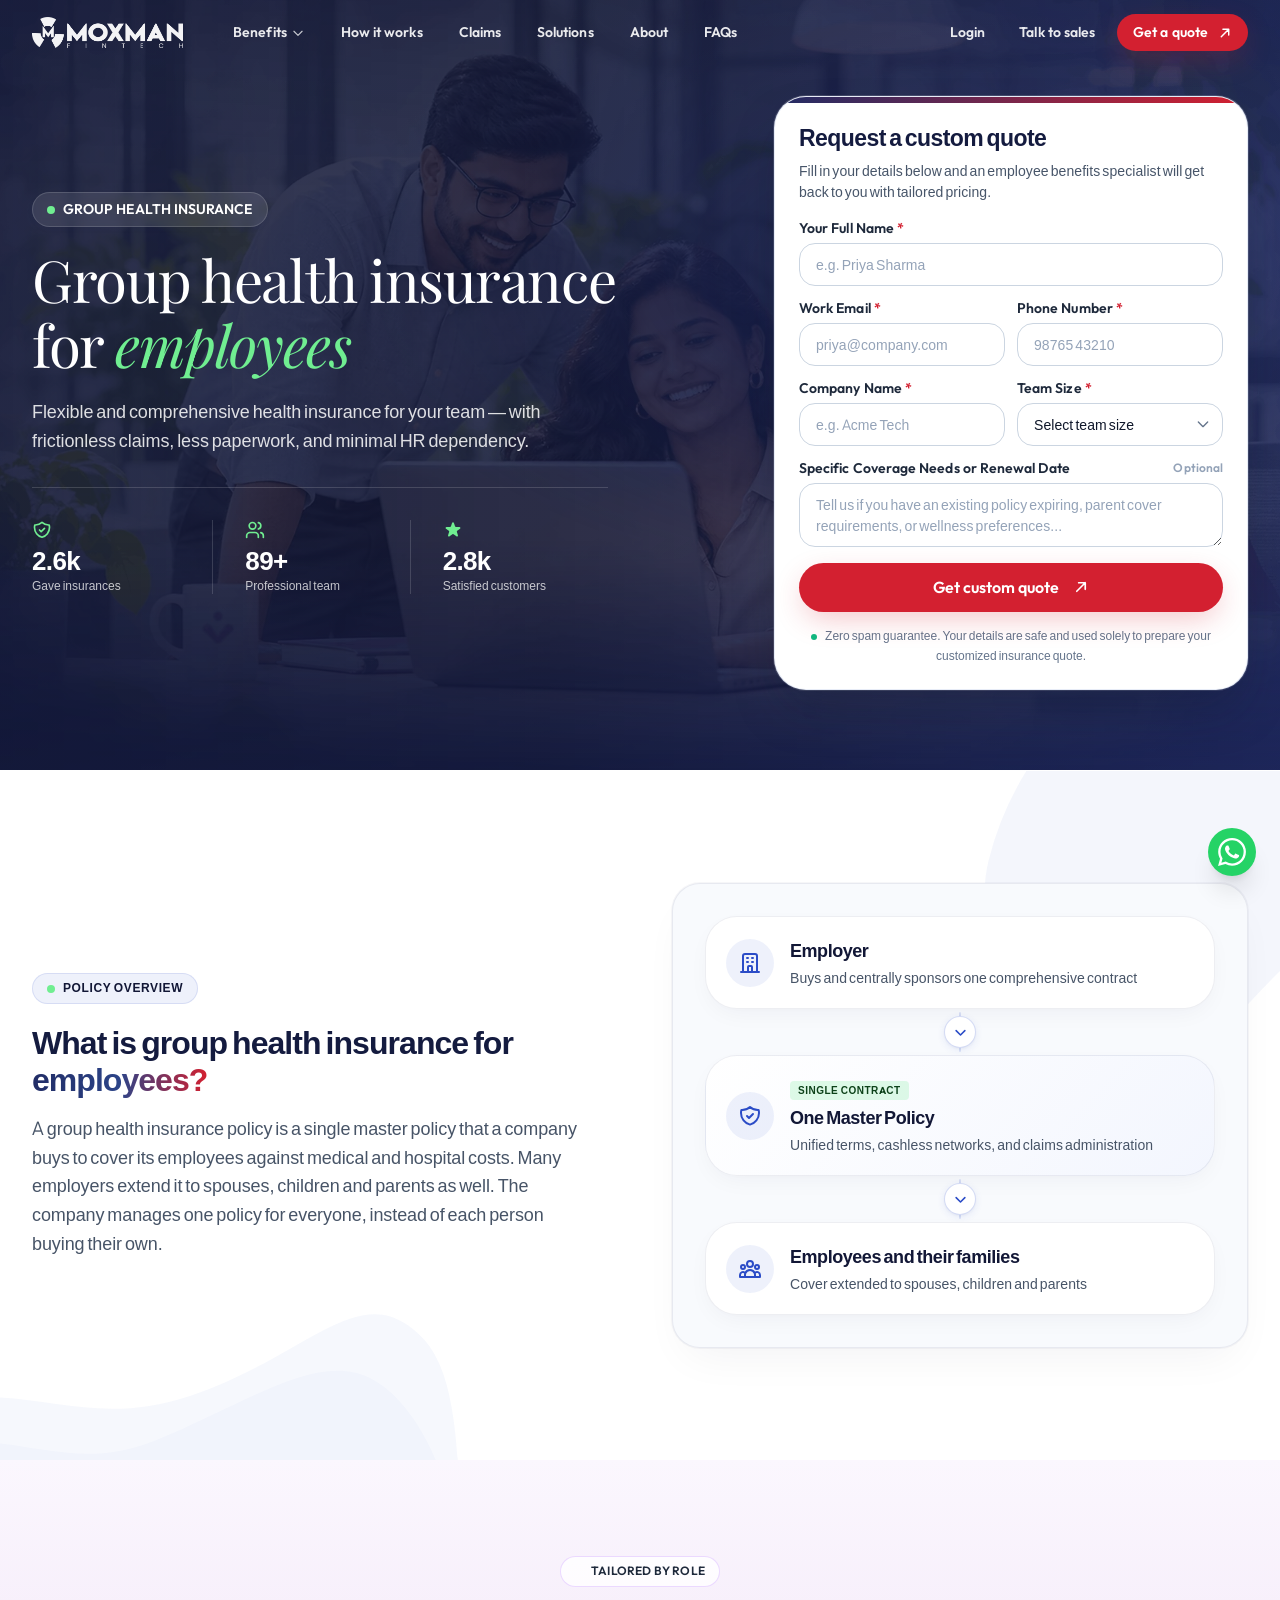
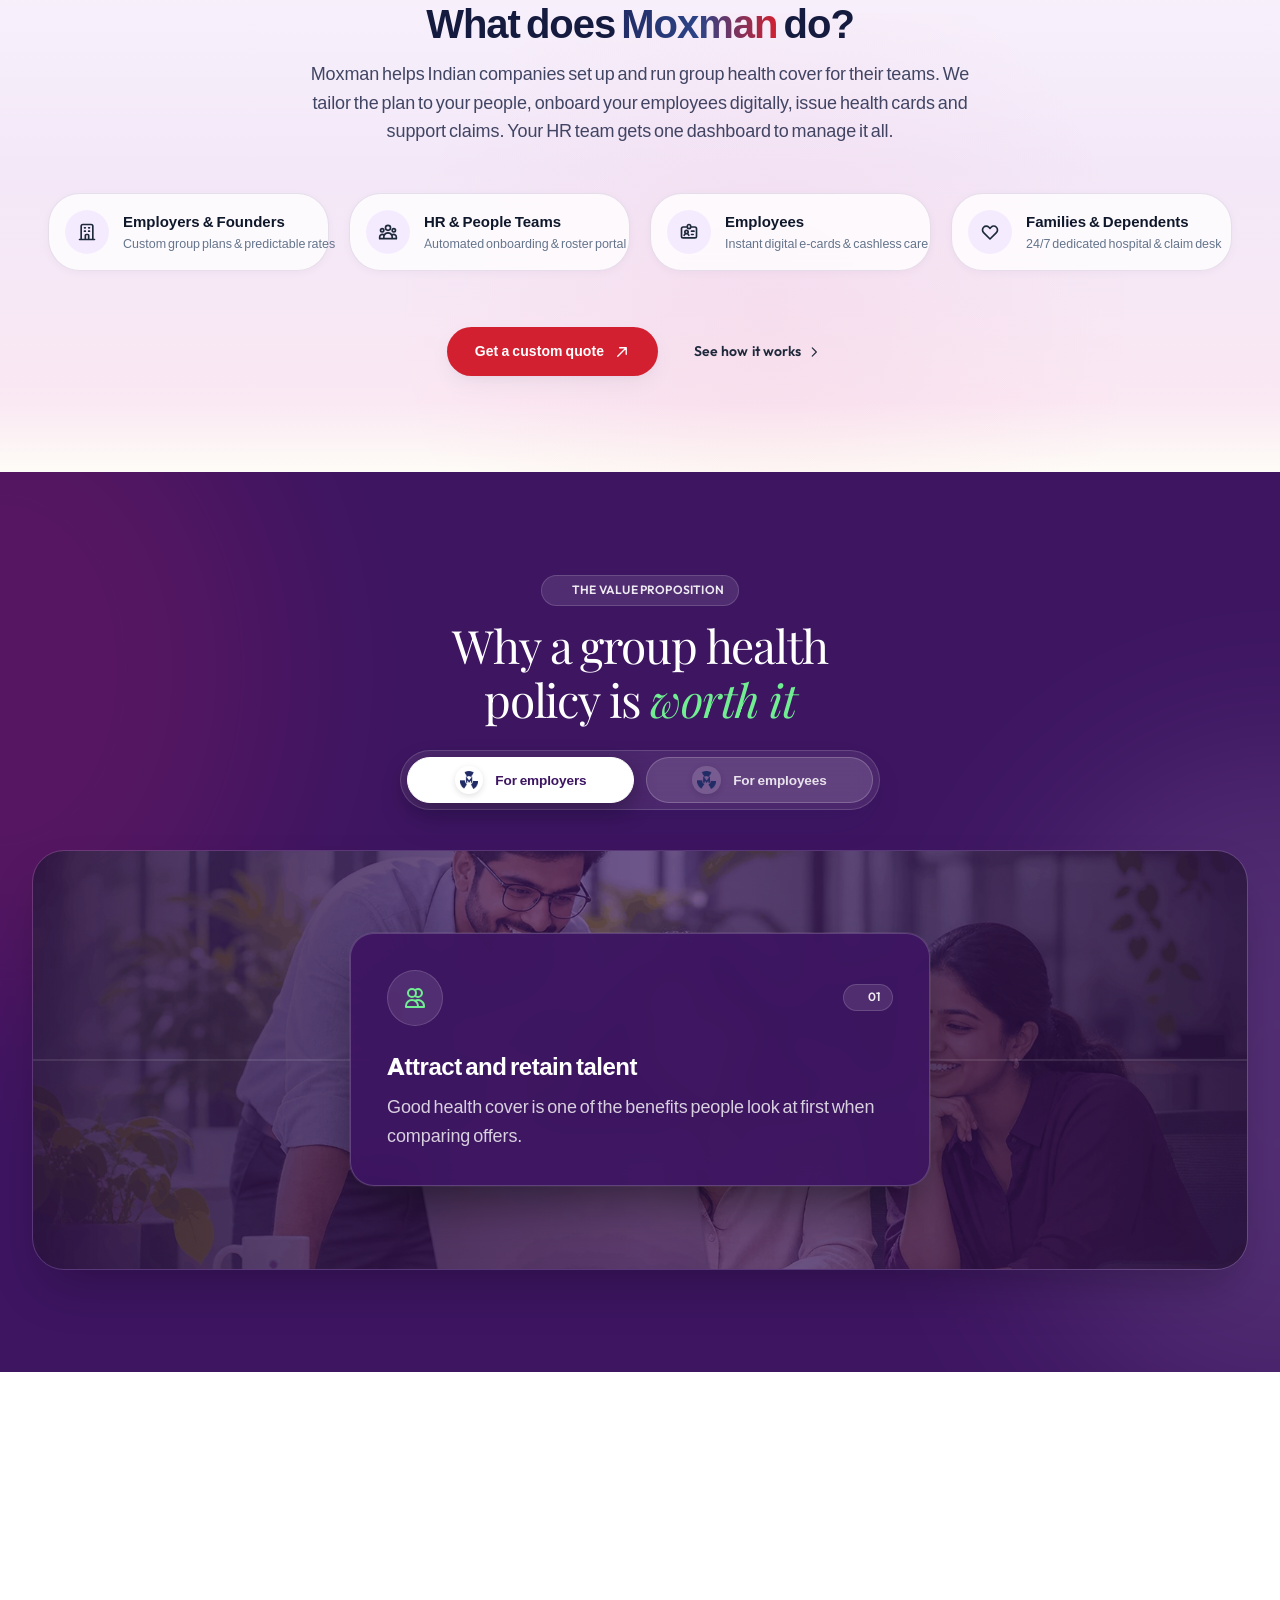
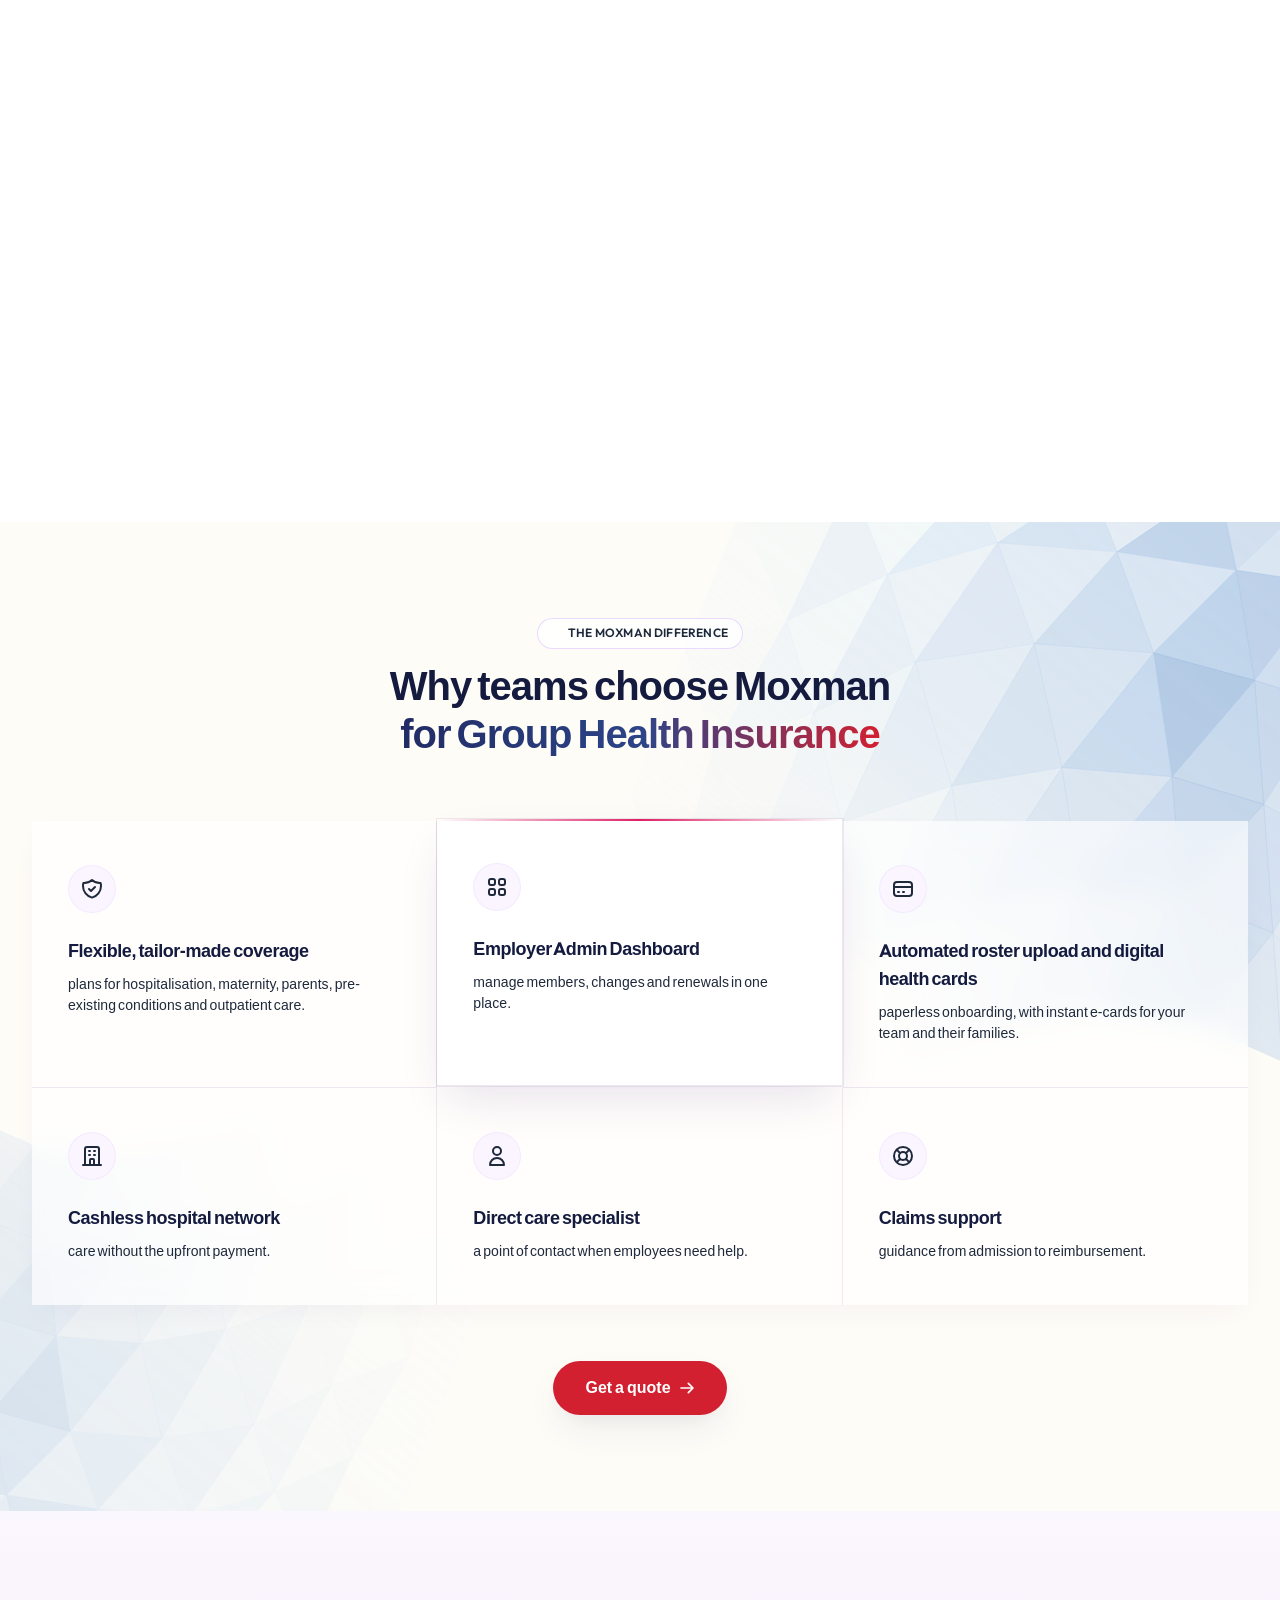
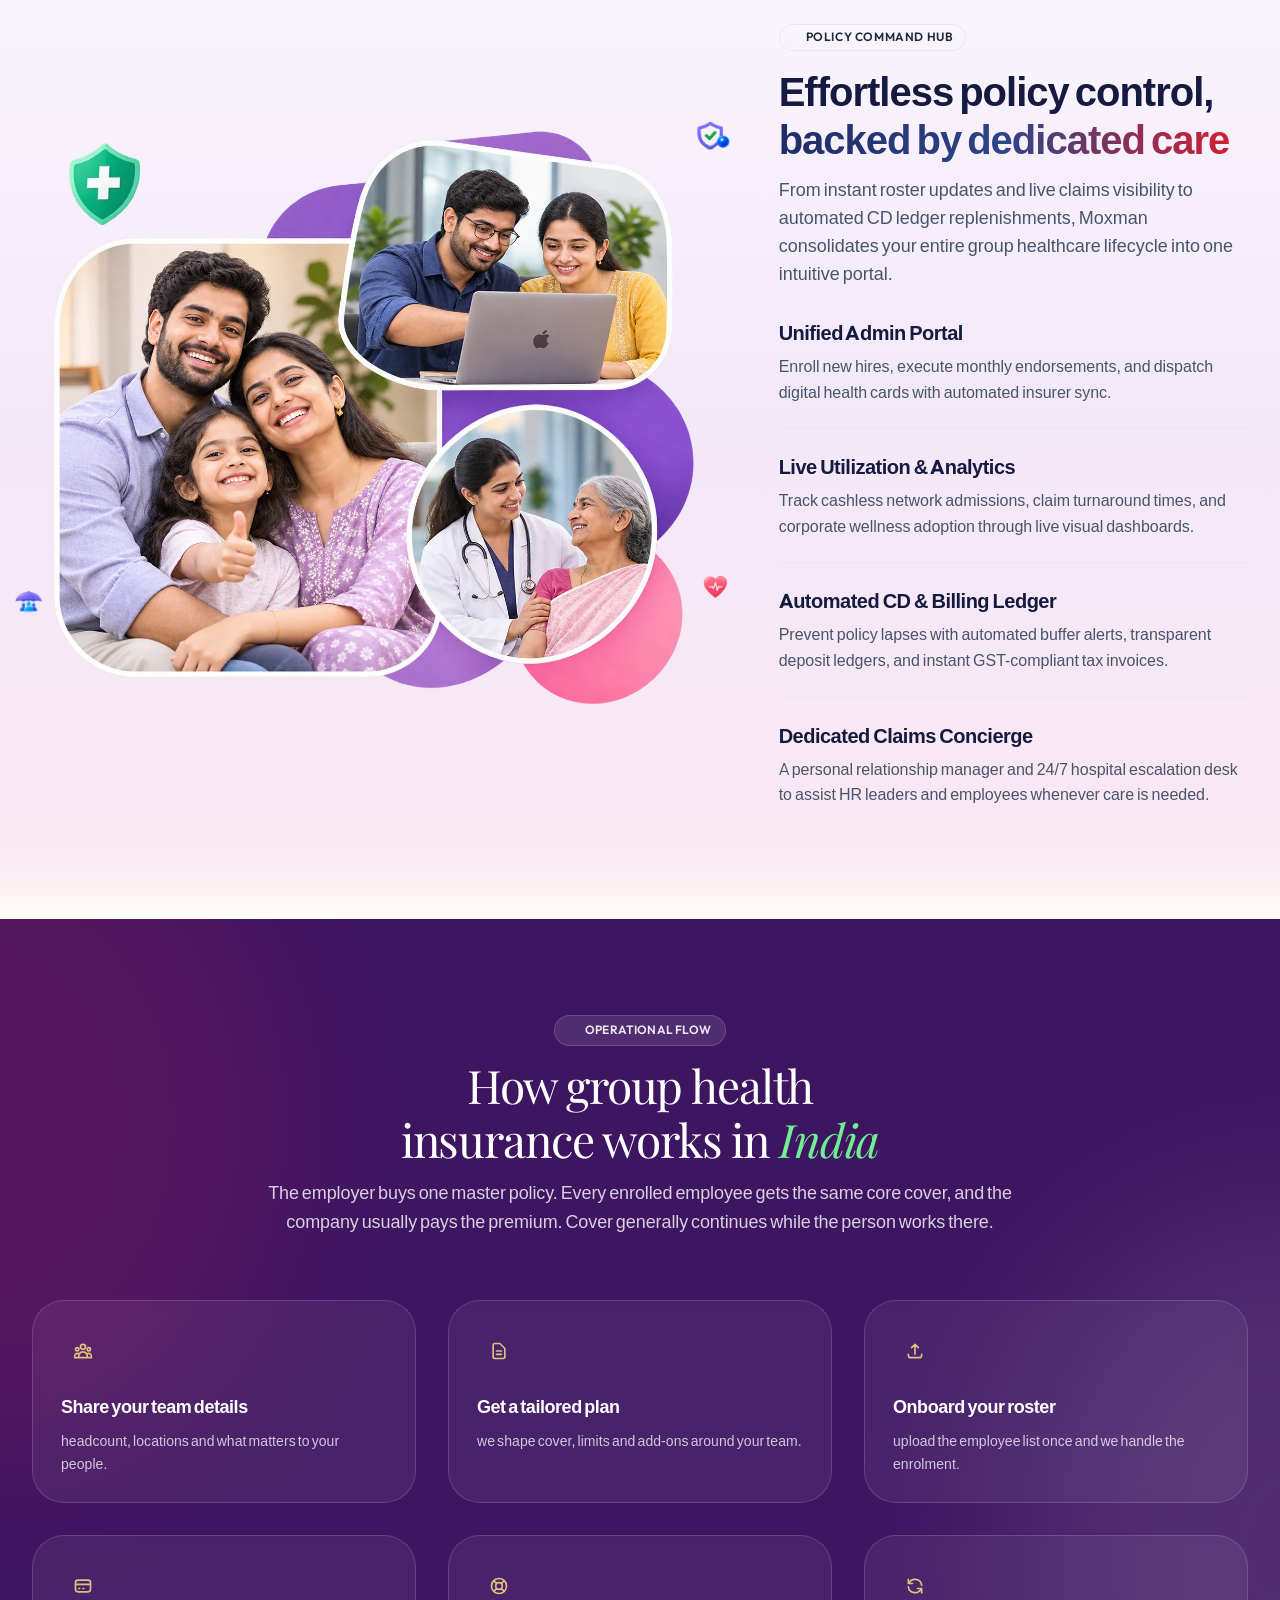
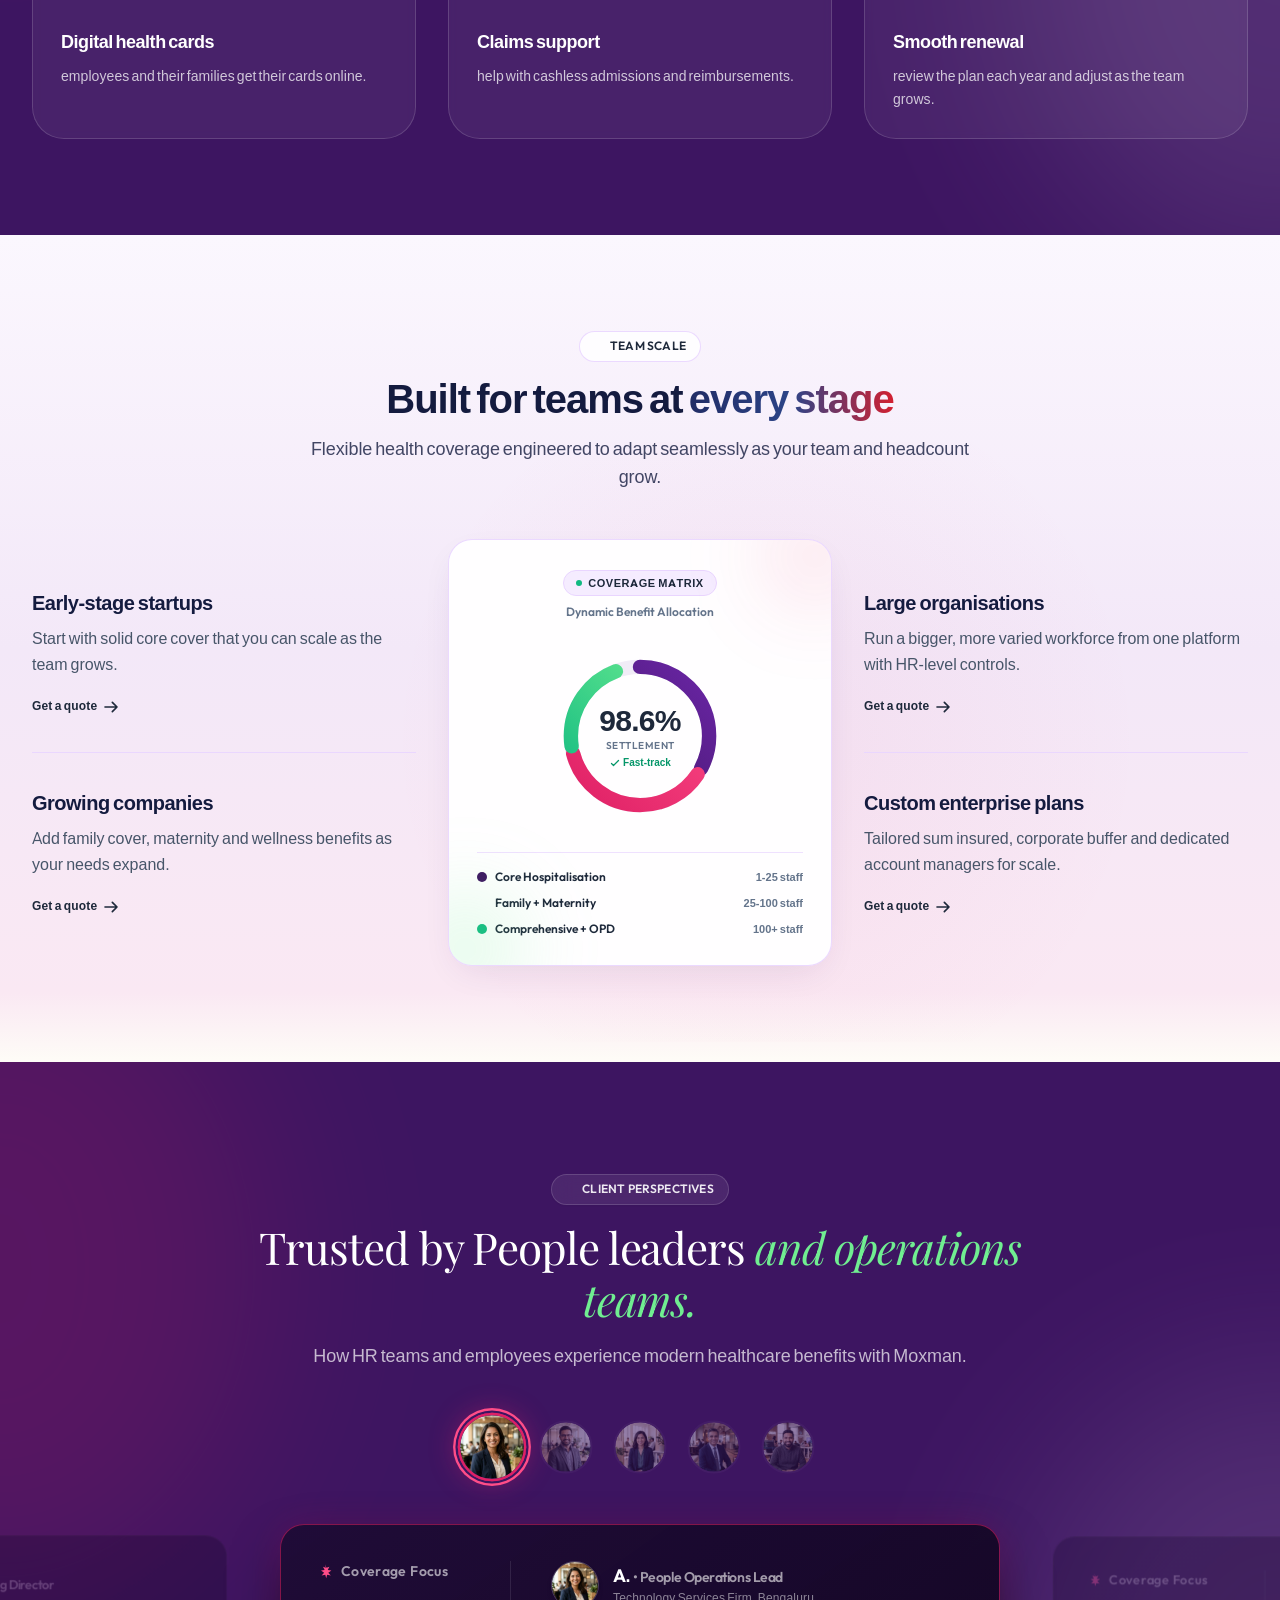
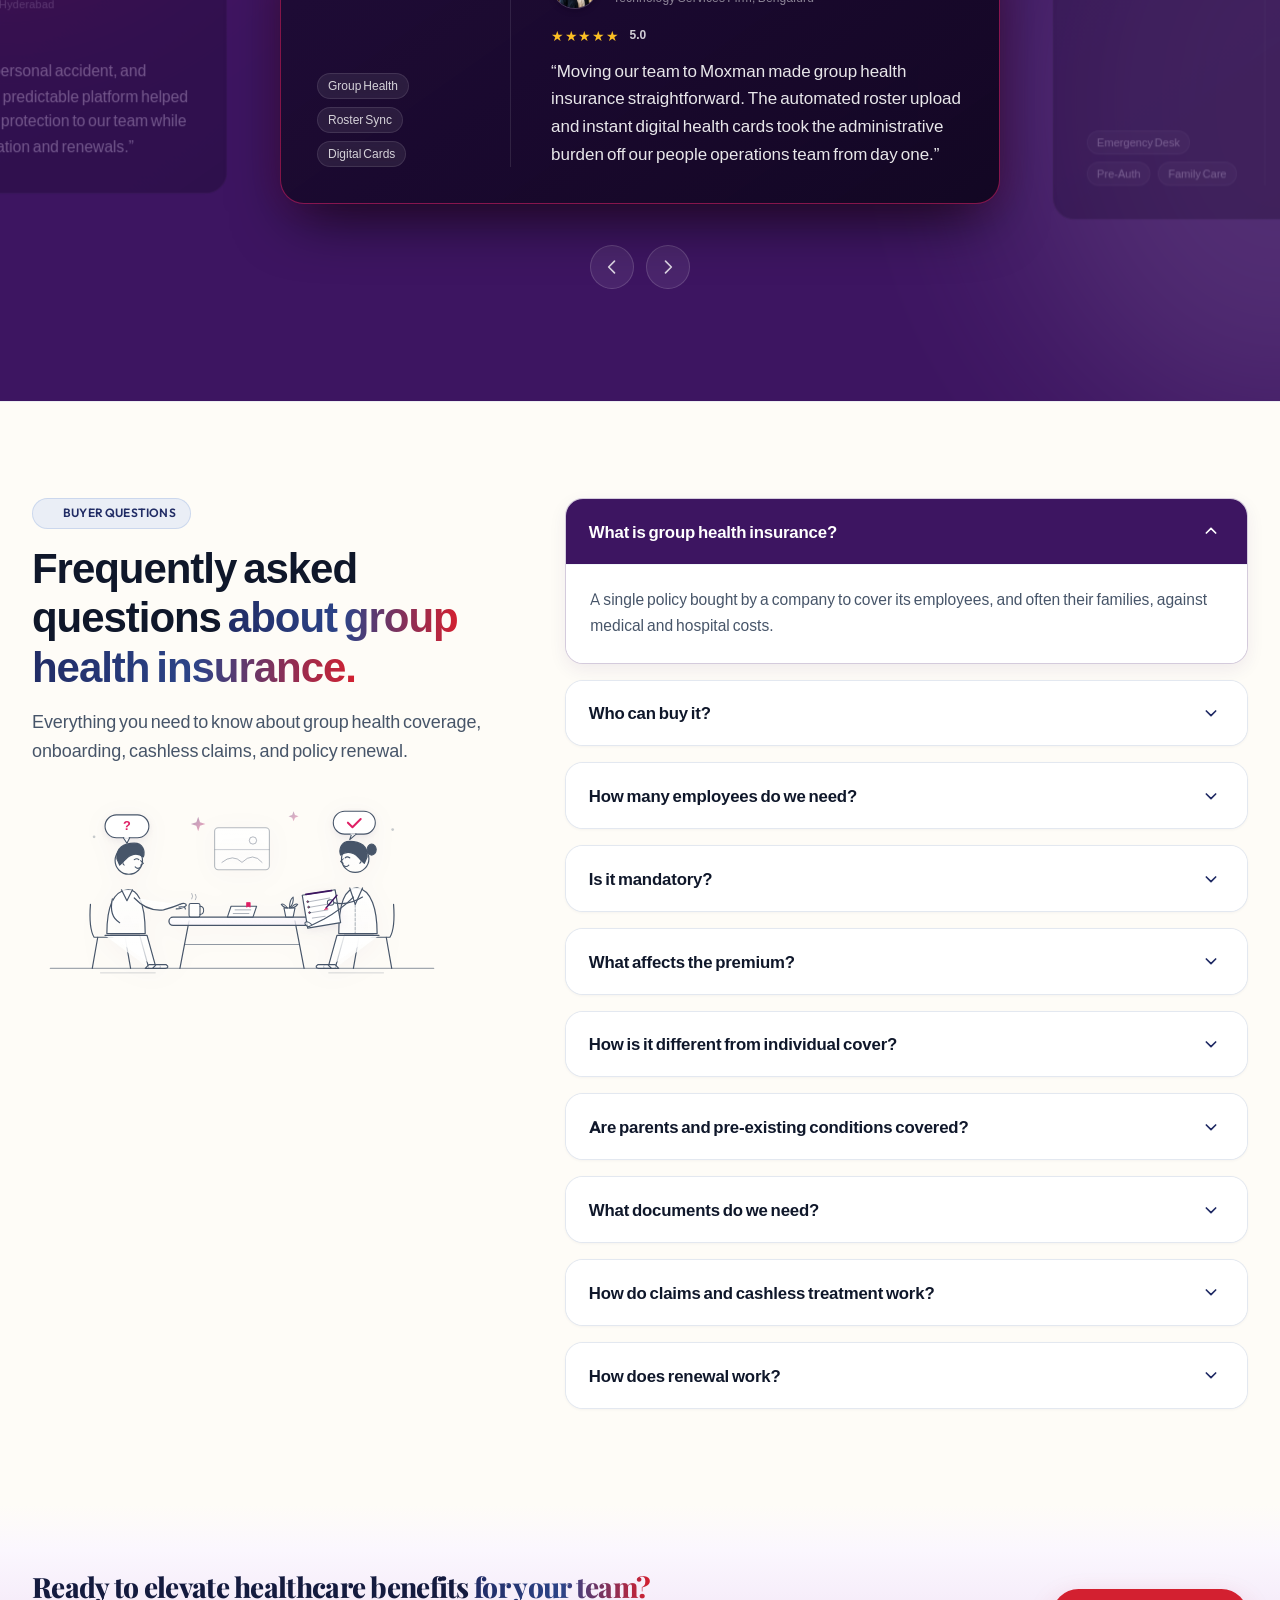
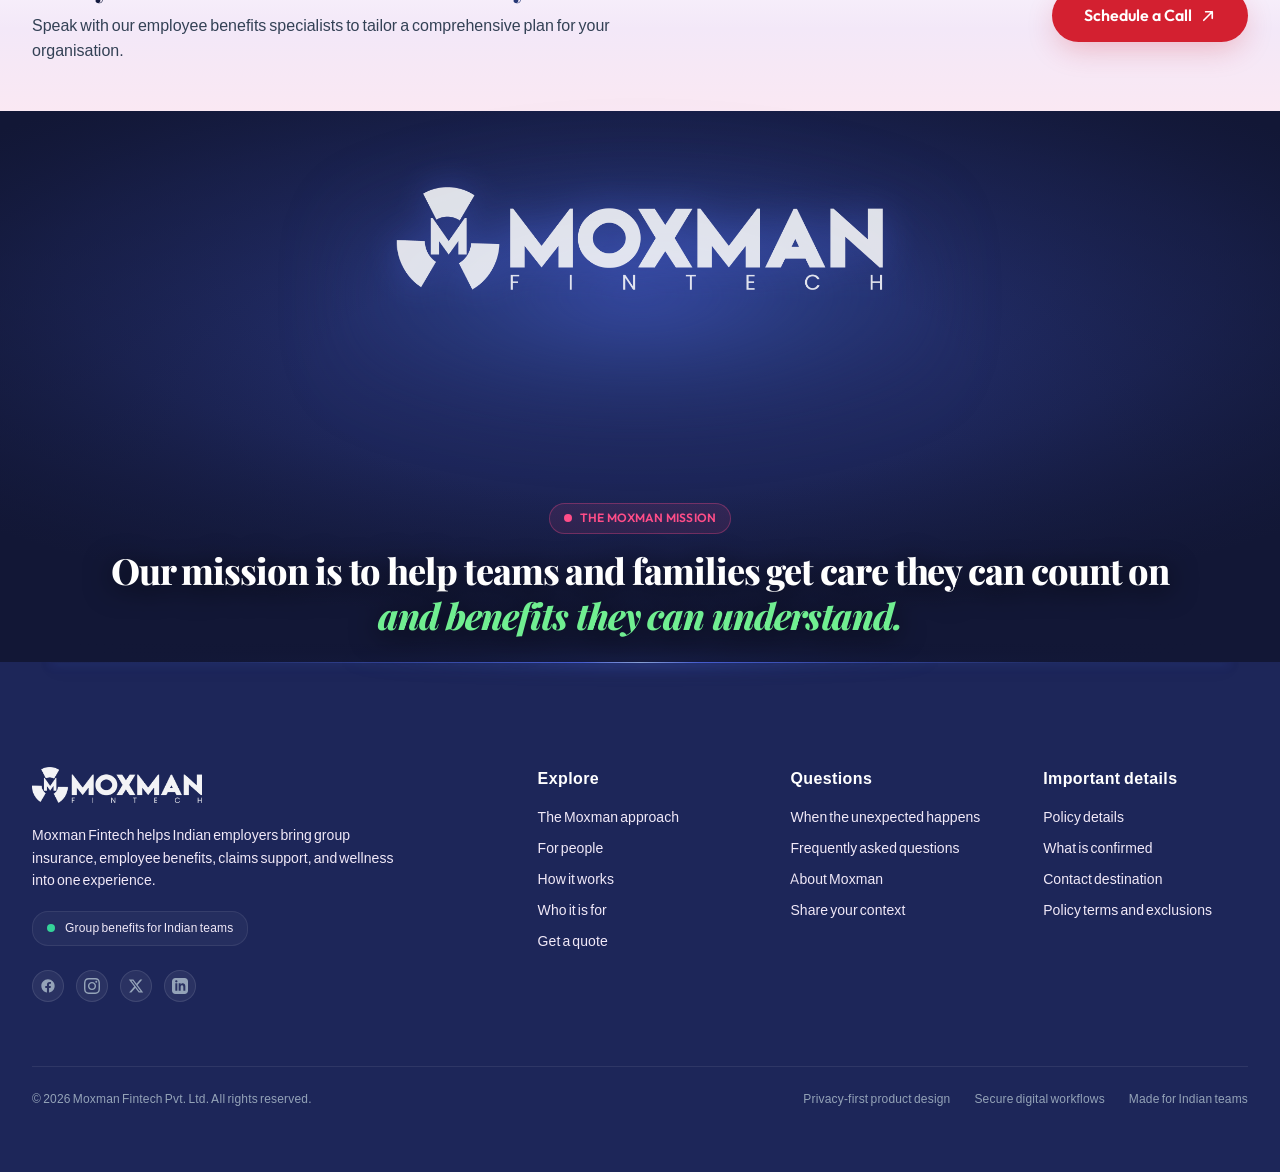
<file: group-health-insurance.html>
<!-- DEBUG-VIEW START 6 APPPATH/Views/group-health-insurance.php -->
<!-- DEBUG-VIEW START 5 APPPATH/Views/layouts/main.php -->
<!DOCTYPE html>
<html lang="en" class="scroll-smooth">
<head>


    <meta charset="UTF-8">
    <meta name="viewport" content="width=device-width, initial-scale=1.0">
    <meta http-equiv="X-UA-Compatible" content="ie=edge">

    <!-- SEO Meta Tags -->
    <title>Group Health Insurance for Employees | Moxman Fintech</title>
    <meta name="description" content="Comprehensive and flexible group health insurance for your employees with seamless cashless claims, digital healthcare cards, and minimal HR overhead.">
    <meta name="author" content="Moxman Fintech">
    <meta name="referrer" content="strict-origin-when-cross-origin">
    <link rel="canonical" href="group-health-insurance">
    <meta name="robots" content="index, follow">

    <!-- Open Graph / Facebook -->
    <meta property="og:type" content="website">
    <meta property="og:url" content="group-health-insurance">
    <meta property="og:title" content="Group Health Insurance for Employees | Moxman Fintech">
    <meta property="og:description" content="Comprehensive and flexible group health insurance for your employees with seamless cashless claims, digital healthcare cards, and minimal HR overhead.">
    <meta property="og:image" content="assets/images/about/GlossyPurpleMedicalShieldIcon.png">
    <meta property="og:site_name" content="Moxman Fintech">
    <meta property="og:locale" content="en_IN">
    <meta property="og:image:alt" content="Moxman Fintech group health insurance and employee benefits platform">

    <!-- Twitter Card -->
    <meta name="twitter:card" content="summary_large_image">
    <meta name="twitter:url" content="group-health-insurance">
    <meta name="twitter:title" content="Group Health Insurance for Employees | Moxman Fintech">
    <meta name="twitter:description" content="Comprehensive and flexible group health insurance for your employees with seamless cashless claims, digital healthcare cards, and minimal HR overhead.">
    <meta name="twitter:image" content="assets/images/about/GlossyPurpleMedicalShieldIcon.png">

    <!-- Favicon & Icons -->
    <link rel="icon" type="image/x-icon" href="favicon.ico">
    <link rel="icon" type="image/png" sizes="32x32" href="assets/icons/favicon-32x32.png">
    <link rel="icon" type="image/png" sizes="16x16" href="assets/icons/favicon-16x16.png">
    <link rel="apple-touch-icon" sizes="180x180" href="assets/icons/apple-touch-icon.png">
    <link rel="manifest" href="site.webmanifest">
    <meta name="theme-color" content="#212c65">

    <!-- Preload Critical Fonts & LCP Logo Asset -->
    <link rel="preload" href="assets/fonts/outfit-700-normal.woff2" as="font" type="font/woff2" crossorigin>
    <link rel="preload" href="assets/fonts/plusjakartasans-400-normal.woff2" as="font" type="font/woff2" crossorigin>
    <link rel="preload" href="assets/images/brand/logo.webp" as="image" type="image/webp" fetchpriority="high">
    <link rel="prefetch" href="assets/images/brand/moxman-logo.webp" as="image" type="image/webp">

    <!-- Google Fonts: Editorial Serif (Playfair Display) for Tailored Solutions & Display Headings -->
    <link rel="preconnect" href="https://fonts.googleapis.com">
    <link rel="preconnect" href="https://fonts.gstatic.com" crossorigin>
    <link href="https://fonts.googleapis.com/css2?family=Playfair+Display:ital,wght@0,400;0,500;0,600;0,700;0,800;1,400;1,500;1,600;1,700;1,800&display=swap" rel="stylesheet">

    <!-- Compiled Minified Tailwind & Design System CSS -->
    <link rel="stylesheet" href="assets/css/main.min.css">

    <!-- Progressive Enhancement Detection Script (Inline, non-blocking) -->
    <script>
        document.documentElement.classList.add('js');
    </script>

    <!-- JSON-LD Structured Data: Organization + website context -->
    <script type="application/ld+json">
    {
    "@context": "https://schema.org",
    "@graph": [
        {
            "@type": "Organization",
            "@id": "./#organization",
            "name": "Moxman Fintech",
            "url": "./",
            "logo": "assets/images/brand/logo.png",
            "description": "Group health insurance and employee benefits for Indian employers.",
            "areaServed": {
                "@type": "Country",
                "name": "India"
            },
            "knowsLanguage": [
                "English",
                "Hindi"
            ]
        },
        {
            "@type": "WebSite",
            "@id": "./#website",
            "url": "./",
            "name": "Moxman Fintech",
            "publisher": {
                "@id": "./#organization"
            },
            "inLanguage": "en-IN"
        }
    ]
}    </script>
</head>
<body class="bg-surface text-neutral-800 font-body antialiased selection:bg-primary-900 selection:text-white flex flex-col min-h-screen page-group-health">
    <!-- Skip to main content link for accessibility -->
    <a href="#mainContent" class="sr-only focus:not-sr-only focus:absolute focus:top-4 focus:left-4 focus:z-50 focus:px-4 focus:py-2 focus:bg-primary-900 focus:text-white focus:rounded-md">
        Skip to main content
    </a>

    <!-- Shared Header Partial -->
            <!-- DEBUG-VIEW START 3 APPPATH/Views/partials/header.php -->
<!-- Full-Width Navigation Header -->
<header id="siteHeader" class="fixed top-0 left-0 w-full z-50 transition-[background-color,box-shadow] duration-250 py-3 sm:py-3.5">
    <div class="max-w-container mx-auto px-4 sm:px-6 lg:px-8 flex items-center justify-between gap-4 w-full">
        
        <!-- Left Group: Brand Logo & Desktop Navigation Links -->
        <div class="flex items-center gap-6 lg:gap-8 xl:gap-10 min-w-0">
            <a href="./" class="flex items-center gap-2 flex-shrink-0 focus-visible:outline-none focus-visible:ring-2 focus-visible:ring-primary-600 focus-visible:ring-offset-2 rounded-btn" aria-label="Moxman Fintech Home">
                <picture>
                    <source srcset="assets/images/brand/logo.webp" type="image/webp">
                    <img 
                        src="assets/images/brand/logo.png" 
                        alt="Moxman Fintech - Insurance & Financial Protection" 
                        width="218" 
                        height="46" 
                        class="h-7 sm:h-7.5 md:h-8 w-auto object-contain"
                        fetchpriority="high"
                    >
                </picture>
            </a>

            <!-- Desktop Navigation Links next to logo -->
            <nav class="hidden lg:flex items-center gap-1.5 lg:gap-2 xl:gap-4" aria-label="Primary Navigation">
                <!-- Dropdown: Benefits -->
                <div class="relative header-dropdown-group" id="benefitsDropdownGroup">
                    <button 
                        type="button" 
                        id="benefitsMenuBtn" 
                        class="header-dropdown-btn text-caption sm:text-body-sm font-display font-medium text-neutral-700 hover:text-primary-900 transition-colors duration-150 py-1 px-2 lg:px-2.5 rounded-btn hover:bg-tint-primary focus-visible:outline-none focus-visible:ring-2 focus-visible:ring-primary-600 inline-flex items-center gap-1 cursor-pointer"
                        aria-expanded="false" 
                        aria-haspopup="true"
                        aria-controls="benefitsDropdownMenu"
                    >
                        <span>Benefits</span>
                        <svg class="w-3.5 h-3.5 transition-transform duration-200 text-neutral-500 dropdown-chevron" fill="none" stroke="currentColor" viewBox="0 0 24 24" aria-hidden="true">
                            <path stroke-linecap="round" stroke-linejoin="round" stroke-width="2" d="M19 9l-7 7-7-7"/>
                        </svg>
                    </button>
                    <!-- Dropdown Panel -->
                    <div 
                        id="benefitsDropdownMenu" 
                        class="header-dropdown-menu absolute top-full left-0 mt-2 w-64 bg-surface rounded-xl shadow-soft-xl border border-neutral-100/90 p-2 opacity-0 translate-y-1 pointer-events-none transition-all duration-200 z-50 flex flex-col gap-1"
                        role="menu" 
                        aria-orientation="vertical"
                        aria-labelledby="benefitsMenuBtn"
                    >
                        <a href="./#groupSuite" class="header-dropdown-item flex flex-col p-2.5 rounded-lg hover:bg-tint-primary transition-colors group/item focus-visible:outline-none focus-visible:ring-2 focus-visible:ring-primary-600" role="menuitem">
                            <span class="font-display font-semibold text-body-sm text-neutral-900 group-hover/item:text-primary-900">Healthcare &amp; Wellness</span>
                            <span class="text-[12px] text-neutral-500 font-normal">Everyday wellbeing &amp; proactive care</span>
                        </a>
                        <a href="./#services" class="header-dropdown-item flex flex-col p-2.5 rounded-lg hover:bg-tint-primary transition-colors group/item focus-visible:outline-none focus-visible:ring-2 focus-visible:ring-primary-600" role="menuitem">
                            <span class="font-display font-semibold text-body-sm text-neutral-900 group-hover/item:text-primary-900">Group Insurance Plans</span>
                            <span class="text-[12px] text-neutral-500 font-normal">Health, term life, accident &amp; top-up</span>
                        </a>
                    </div>
                </div>

                <a href="./#platform" class="text-caption sm:text-body-sm font-display font-medium text-neutral-700 hover:text-primary-900 transition-colors duration-150 py-1 px-2 lg:px-2.5 rounded-btn hover:bg-tint-primary focus-visible:outline-none focus-visible:ring-2 focus-visible:ring-primary-600">How it works</a>
                <a href="./#claims" class="text-caption sm:text-body-sm font-display font-medium text-neutral-700 hover:text-primary-900 transition-colors duration-150 py-1 px-2 lg:px-2.5 rounded-btn hover:bg-tint-primary focus-visible:outline-none focus-visible:ring-2 focus-visible:ring-primary-600">Claims</a>
                <a href="./#solutions" class="text-caption sm:text-body-sm font-display font-medium text-neutral-700 hover:text-primary-900 transition-colors duration-150 py-1 px-2 lg:px-2.5 rounded-btn hover:bg-tint-primary focus-visible:outline-none focus-visible:ring-2 focus-visible:ring-primary-600">Solutions</a>
                <a href="./#about" class="text-caption sm:text-body-sm font-display font-medium text-neutral-700 hover:text-primary-900 transition-colors duration-150 py-1 px-2 lg:px-2.5 rounded-btn hover:bg-tint-primary focus-visible:outline-none focus-visible:ring-2 focus-visible:ring-primary-600">About</a>
                <a href="./#faq" class="text-caption sm:text-body-sm font-display font-medium text-neutral-700 hover:text-primary-900 transition-colors duration-150 py-1 px-2 lg:px-2.5 rounded-btn hover:bg-tint-primary focus-visible:outline-none focus-visible:ring-2 focus-visible:ring-primary-600">FAQs</a>
            </nav>
        </div>

        <!-- Right Group: Header Action CTAs & Mobile Toggle -->
        <div class="flex items-center gap-2 lg:gap-2.5 flex-shrink-0">
            <!-- Header Action CTAs with rounded-btn -->
            <div class="hidden sm:flex items-center gap-1.5 lg:gap-2 xl:gap-2.5">
                <a href="https://app.moxman.in/login" target="_blank" rel="noopener noreferrer" class="btn-ghost !rounded-btn !py-1.5 !px-2.5 lg:!px-3 !text-caption sm:!text-body-sm" id="headerLoginBtn">
                    Login
                </a>
                <a href="get-quote" class="btn-ghost !rounded-btn !py-1.5 !px-2.5 lg:!px-3 !text-caption sm:!text-body-sm" id="headerSignInBtn">
                    Talk to sales
                </a>
                <a href="get-quote" class="btn-primary btn-sweep btn-sweep--purple !rounded-btn !py-1.5 sm:!py-2 !px-3.5 sm:!px-4 lg:!px-4.5 !text-caption sm:!text-body-sm" id="headerQuoteBtn">
                    <span>Get a quote</span>
                    <svg class="w-3.5 h-3.5 ml-0.5" fill="none" stroke="currentColor" viewBox="0 0 24 24" aria-hidden="true">
                        <path stroke-linecap="round" stroke-linejoin="round" stroke-width="2.5" d="M14 5l7 7m0 0l-7 7m7-7H3"/>
                    </svg>
                </a>
            </div>

            <!-- Mobile Hamburger Toggle with rounded-btn (visible below lg breakpoint) -->
            <div class="flex items-center gap-1.5 sm:gap-2 lg:hidden">
                <a href="https://app.moxman.in/login" target="_blank" rel="noopener noreferrer" class="btn-ghost !rounded-btn !px-2.5 !py-1 !text-[11px] sm:!text-caption sm:hidden">
                    Login
                </a>
                <a href="get-quote" class="btn-primary btn-sweep btn-sweep--purple !px-2.5 sm:!px-3 !py-1 sm:!py-1.5 !text-[11px] sm:!text-caption !rounded-btn sm:hidden">
                    <span>Get quote</span>
                </a>
                <button 
                    id="mobileMenuToggle" 
                    type="button" 
                    class="p-1.5 rounded-btn text-primary-900 hover:bg-neutral-100 focus-visible:outline-none focus-visible:ring-2 focus-visible:ring-primary-600 cursor-pointer"
                    aria-label="Open Navigation Menu"
                    aria-expanded="false"
                    aria-controls="mobileNavDrawer"
                >
                    <svg class="w-5 h-5" fill="none" stroke="currentColor" viewBox="0 0 24 24" aria-hidden="true">
                        <path stroke-linecap="round" stroke-linejoin="round" stroke-width="2" d="M4 6h16M4 12h16m-7 6h7"/>
                    </svg>
                </button>
            </div>
        </div>

    </div>
</header>

<!-- Mobile Navigation Drawer Overlay -->
<div id="mobileNavOverlay" class="fixed inset-0 z-40 bg-primary-950/25 backdrop-blur-sm opacity-0 pointer-events-none transition-opacity duration-300 lg:hidden" aria-hidden="true"></div>

<!-- Mobile Navigation Floating Rounded Panel (opens below full-width header with 1.5rem radius, soft shadow, no border) -->
<div id="mobileNavDrawer" class="fixed top-[62px] sm:top-[68px] inset-x-2.5 sm:inset-x-4 max-w-sm sm:max-w-md mx-auto z-50 bg-surface rounded-xl shadow-soft-xl p-5 sm:p-6 opacity-0 scale-95 pointer-events-none transition-all duration-300 ease-smooth flex flex-col lg:hidden" role="dialog" aria-modal="true" aria-label="Mobile Navigation">
    <div class="flex items-center justify-between pb-4 border-b border-neutral-100">
        <picture>
            <source srcset="assets/images/brand/logo.webp" type="image/webp">
            <img src="assets/images/brand/logo.png" alt="Moxman Fintech" width="160" height="34" class="h-7 sm:h-8 w-auto">
        </picture>
        <button id="mobileCloseBtn" type="button" class="p-2 rounded-btn text-neutral-500 hover:bg-neutral-100 focus-visible:outline-none focus-visible:ring-2 focus-visible:ring-primary-600" aria-label="Close Navigation Menu">
            <svg class="w-5 h-5 sm:w-6 sm:h-6" fill="none" stroke="currentColor" viewBox="0 0 24 24" aria-hidden="true">
                <path stroke-linecap="round" stroke-linejoin="round" stroke-width="2" d="M6 18L18 6M6 6l12 12"/>
            </svg>
        </button>
    </div>

    <nav class="flex flex-col gap-1 py-3" aria-label="Mobile Menu Links">
        <!-- Benefits expandable item -->
        <div class="flex flex-col">
            <button 
                type="button" 
                id="mobileBenefitsToggle" 
                class="flex items-center justify-between text-body-sm sm:text-body font-display font-medium text-neutral-800 hover:text-accent-600 rounded-btn hover:bg-tint-primary px-3 py-2 transition-colors w-full text-left" 
                aria-expanded="false" 
                aria-controls="mobileBenefitsSubmenu"
            >
                <span>Benefits</span>
                <svg class="w-4 h-4 transition-transform duration-200 text-neutral-400 mobile-chevron" fill="none" stroke="currentColor" viewBox="0 0 24 24" aria-hidden="true">
                    <path stroke-linecap="round" stroke-linejoin="round" stroke-width="2" d="M19 9l-7 7-7-7"/>
                </svg>
            </button>
            <div id="mobileBenefitsSubmenu" class="hidden flex-col pl-3 py-1 gap-1 border-l-2 border-primary-100 ml-4 my-0.5">
                <a href="./#groupSuite" class="text-[13px] sm:text-body-sm font-display font-medium text-neutral-700 hover:text-accent-600 rounded-btn hover:bg-tint-primary px-2.5 py-1.5 transition-colors">Healthcare &amp; Wellness</a>
                <a href="./#services" class="text-[13px] sm:text-body-sm font-display font-medium text-neutral-700 hover:text-accent-600 rounded-btn hover:bg-tint-primary px-2.5 py-1.5 transition-colors">Group Insurance</a>
            </div>
        </div>
        <a href="./#platform" class="text-body-sm sm:text-body font-display font-medium text-neutral-800 hover:text-accent-600 rounded-btn hover:bg-tint-primary px-3 py-2 transition-colors">How it works</a>
        <a href="./#claims" class="text-body-sm sm:text-body font-display font-medium text-neutral-800 hover:text-accent-600 rounded-btn hover:bg-tint-primary px-3 py-2 transition-colors">Claims</a>
        <a href="./#solutions" class="text-body-sm sm:text-body font-display font-medium text-neutral-800 hover:text-accent-600 rounded-btn hover:bg-tint-primary px-3 py-2 transition-colors">Solutions</a>
        <a href="./#about" class="text-body-sm sm:text-body font-display font-medium text-neutral-800 hover:text-accent-600 rounded-btn hover:bg-tint-primary px-3 py-2 transition-colors">About</a>
        <a href="./#faq" class="text-body-sm sm:text-body font-display font-medium text-neutral-800 hover:text-accent-600 rounded-btn hover:bg-tint-primary px-3 py-2 transition-colors">FAQs</a>
    </nav>

    <div class="mt-2 pt-4 border-t border-neutral-100 flex flex-col gap-2.5">
        <a href="https://app.moxman.in/login" target="_blank" rel="noopener noreferrer" class="btn-ghost w-full justify-center !rounded-btn">Login</a>
        <a href="get-quote" class="btn-ghost w-full justify-center !rounded-btn">Talk to sales</a>
        <a href="get-quote" class="btn-primary btn-sweep btn-sweep--purple w-full justify-center !rounded-btn"><span>Get a quote</span></a>
        <p class="text-[11px] sm:text-caption text-neutral-400 text-center mt-2">
            Group insurance and employee benefits for Indian teams
        </p>
    </div>
</div>

<!-- DEBUG-VIEW ENDED 3 APPPATH/Views/partials/header.php -->
    
    <!-- Main Page Content Section -->
    <main id="mainContent" class="flex-grow">
        <!-- =========================================================================
     GROUP HEALTH INSURANCE DETAILS PAGE — HERO SECTION
     Streamlined conversion hero with subtle team background image layered under
     footer-derived ambient blue tones, Playfair Display serif headline, trust
     metrics, and shared get-quote conversion card.
     ========================================================================= -->
<section id="groupHealthHero" class="group-health-hero relative overflow-hidden pt-20 sm:pt-22 lg:pt-24 pb-12 sm:pb-16 lg:pb-20 text-white">

<!-- Layer 1: Background image with calibrated 25-35% visibility -->
    <div class="group-health-hero-bg" style="background-image: url('assets/images/bg/CollaborativeTeamworkinaBrightOffice.webp');" aria-hidden="true"></div>

    <!-- Layer 2: Footer-derived color overlay with high contrast for left column copy -->
    <div class="group-health-hero-overlay" aria-hidden="true"></div>

    <div class="max-w-container mx-auto px-4 sm:px-6 lg:px-8 relative z-10 w-full">
        <div class="grid grid-cols-1 lg:grid-cols-12 gap-8 lg:gap-10 xl:gap-14 items-center">

            <!-- LEFT COLUMN: Value Proposition and Trust Metrics -->
            <div class="lg:col-span-7 xl:col-span-7 flex flex-col justify-center">

                <!-- Eyebrow Pill -->
                <div class="inline-flex items-center gap-2 px-3.5 py-1.5 rounded-full bg-white/10 backdrop-blur-sm border border-white/15 text-white text-caption sm:text-body-sm font-display font-semibold mb-4 sm:mb-5 tracking-wider uppercase w-fit shadow-soft-sm">
                    <span class="w-2 h-2 rounded-full bg-[#70ee91] animate-pulse" aria-hidden="true"></span>
                    <span>GROUP HEALTH INSURANCE</span>
                </div>

                <!-- Main Conversion Headline -->
                <h1 class="text-[34px] sm:text-[44px] md:text-[50px] lg:text-[52px] xl:text-[58px] font-serif font-normal text-white leading-[1.12] tracking-[-0.025em] mb-4 sm:mb-5 [text-wrap:balance]">
                    Group health insurance <br class="hidden sm:inline">for <span class="italic font-serif text-[#70ee91] font-normal inline-block">employees</span>
                </h1>

                <!-- Supporting Copy -->
                <p class="text-body sm:text-body-lg text-white/85 max-w-xl leading-relaxed mb-6 sm:mb-8 font-normal">
                    Flexible and comprehensive health insurance for your team — with frictionless claims, less paperwork, and minimal HR dependency.
                </p>

                <!-- Trust Metrics Row -->
                <div class="pt-6 sm:pt-8 border-t border-white/15 max-w-xl w-full">
                    <div class="grid grid-cols-3 gap-2 sm:gap-4">
                                                    <div class="flex flex-col gap-1 pr-2 sm:pr-4 border-r border-white/15  ">
                                <div class="flex items-center gap-1.5 text-[#70ee91] mb-1" aria-hidden="true">
                                                                            <svg class="w-4 h-4 sm:w-5 sm:h-5 flex-shrink-0" fill="none" stroke="currentColor" stroke-width="2" viewBox="0 0 24 24">
                                            <path stroke-linecap="round" stroke-linejoin="round" d="M9 12l2 2 4-4m5.618-4.016A11.955 11.955 0 0112 2.944a11.955 11.955 0 01-8.618 3.04A12.02 12.02 0 003 9c0 5.591 3.824 10.29 9 11.622 5.176-1.332 9-6.03 9-11.622 0-1.042-.133-2.052-.382-3.016z"/>
                                        </svg>
                                                                    </div>
                                <span class="text-[19px] sm:text-[23px] lg:text-[26px] font-display font-extrabold text-white leading-none tracking-tight">2.6k</span>
                                <span class="text-[11px] sm:text-[12px] text-white/75 font-medium leading-snug">Gave insurances</span>
                            </div>
                                                    <div class="flex flex-col gap-1 pr-2 sm:pr-4 border-r border-white/15 px-2 sm:px-4 ">
                                <div class="flex items-center gap-1.5 text-[#70ee91] mb-1" aria-hidden="true">
                                                                            <svg class="w-4 h-4 sm:w-5 sm:h-5 flex-shrink-0" fill="none" stroke="currentColor" stroke-width="2" viewBox="0 0 24 24">
                                            <path stroke-linecap="round" stroke-linejoin="round" d="M16 21v-2a4 4 0 0 0-4-4H6a4 4 0 0 0-4 4v2"/>
                                            <circle cx="9" cy="7" r="4"/>
                                            <path stroke-linecap="round" stroke-linejoin="round" d="M22 21v-2a4 4 0 0 0-3-3.87"/>
                                            <path stroke-linecap="round" stroke-linejoin="round" d="M16 3.13a4 4 0 0 1 0 7.75"/>
                                        </svg>
                                                                    </div>
                                <span class="text-[19px] sm:text-[23px] lg:text-[26px] font-display font-extrabold text-white leading-none tracking-tight">89+</span>
                                <span class="text-[11px] sm:text-[12px] text-white/75 font-medium leading-snug">Professional team</span>
                            </div>
                                                    <div class="flex flex-col gap-1   pl-2 sm:pl-4">
                                <div class="flex items-center gap-1.5 text-[#70ee91] mb-1" aria-hidden="true">
                                                                            <svg class="w-4 h-4 sm:w-5 sm:h-5 flex-shrink-0" fill="currentColor" viewBox="0 0 20 20">
                                            <path d="M9.049 2.927c.3-.921 1.603-.921 1.902 0l1.07 3.292a1 1 0 00.95.69h3.462c.969 0 1.371 1.24.588 1.81l-2.8 2.034a1 1 0 00-.364 1.118l1.07 3.292c.3.921-.755 1.688-1.54 1.118l-2.8-2.034a1 1 0 00-1.175 0l-2.8 2.034c-.784.57-1.838-.197-1.539-1.118l1.07-3.292a1 1 0 00-.364-1.118L2.98 8.72c-.783-.57-.38-1.81.588-1.81h3.461a1 1 0 00.951-.69l1.07-3.292z"/>
                                        </svg>
                                                                    </div>
                                <span class="text-[19px] sm:text-[23px] lg:text-[26px] font-display font-extrabold text-white leading-none tracking-tight">2.8k</span>
                                <span class="text-[11px] sm:text-[12px] text-white/75 font-medium leading-snug">Satisfied customers</span>
                            </div>
                                            </div>
                </div>

            </div>

            <!-- RIGHT COLUMN: Conversion Quote Form Card -->
            <div class="lg:col-span-5 xl:col-span-5 w-full">
                <div id="quoteCardContainer" class="group-health-form-card bg-surface rounded-2xl shadow-soft-xl border border-primary-100/80 p-5 sm:p-6 lg:p-6 relative overflow-hidden transition-all duration-300 text-neutral-900">
                    <!-- DEBUG-VIEW START 1 APPPATH/Views/partials/quote-form.php -->
<!-- Top Gradient Brand Accent Border -->
<div class="absolute top-0 inset-x-0 h-1.5 bg-gradient-to-r from-primary-900 via-logo-purple to-accent-600" aria-hidden="true"></div>

<!-- Card Header -->
<div id="quoteFormHeader">
    <h2 class="text-[20px] sm:text-[22px] lg:text-[23px] font-display font-bold text-primary-950 tracking-tight mb-1">
        Request a custom quote
    </h2>
    <p class="text-caption sm:text-body-sm text-neutral-600 mb-3 sm:mb-4">
        Fill in your details below and an employee benefits specialist will get back to you with tailored pricing.
    </p>
</div>

<!-- General Server Alert / Notice -->
<div id="quoteGeneralAlert" class="hidden mb-3.5 p-3 rounded-xl text-body-sm font-medium" role="alert" aria-live="assertive"></div>

<!-- Quote Form -->
<form id="quoteForm" action="get-quote" method="POST" novalidate class="flex flex-col gap-2.5 sm:gap-3">
    
    <!-- CSRF Field -->
    <input type="hidden" name="csrf_test_name" value="d74d13b0217fc856a12ac9b4c8088c15">
    <!-- Spam Bot Honeypot (hidden from sighted users and screen readers) -->
    <div class="sr-only" aria-hidden="true">
        <label for="website_hp">Leave this field blank</label>
        <input type="text" name="website_hp" id="website_hp" tabindex="-1" autocomplete="off" />
    </div>

    <!-- Field: Full Name -->
    <div class="form-group flex flex-col gap-1">
        <label for="full_name" class="font-display font-semibold text-neutral-800 text-caption sm:text-body-sm">
            Your Full Name <span class="text-accent-600">*</span>
        </label>
        <input 
            type="text" 
            id="full_name" 
            name="full_name" 
            required 
            placeholder="e.g. Priya Sharma" 
            autocomplete="name"
            class="quote-input w-full px-3.5 sm:px-4 py-2 sm:py-2.5 rounded-lg border border-neutral-300 bg-white text-neutral-900 text-body-sm placeholder-neutral-400 focus:outline-none focus:border-primary-600 focus:ring-2 focus:ring-primary-600/20 transition-all duration-200"
            aria-describedby="err_full_name"
        >
        <span id="err_full_name" class="field-error-msg hidden text-[12px] text-accent-600 font-medium" role="alert"></span>
    </div>

    <!-- 2-Column Row: Work Email & Phone Number -->
    <div class="grid grid-cols-1 sm:grid-cols-2 gap-2.5 sm:gap-3">
        <!-- Work Email -->
        <div class="form-group flex flex-col gap-1">
            <label for="work_email" class="font-display font-semibold text-neutral-800 text-caption sm:text-body-sm">
                Work Email <span class="text-accent-600">*</span>
            </label>
            <input 
                type="email" 
                id="work_email" 
                name="work_email" 
                required 
                placeholder="priya@company.com" 
                autocomplete="email"
                class="quote-input w-full px-3.5 sm:px-4 py-2 sm:py-2.5 rounded-lg border border-neutral-300 bg-white text-neutral-900 text-body-sm placeholder-neutral-400 focus:outline-none focus:border-primary-600 focus:ring-2 focus:ring-primary-600/20 transition-all duration-200"
                aria-describedby="err_work_email"
            >
            <span id="err_work_email" class="field-error-msg hidden text-[12px] text-accent-600 font-medium" role="alert"></span>
        </div>

        <!-- Phone Number -->
        <div class="form-group flex flex-col gap-1">
            <label for="phone_number" class="font-display font-semibold text-neutral-800 text-caption sm:text-body-sm">
                Phone Number <span class="text-accent-600">*</span>
            </label>
            <input 
                type="tel" 
                id="phone_number" 
                name="phone_number" 
                required 
                placeholder="98765 43210" 
                autocomplete="tel"
                class="quote-input w-full px-3.5 sm:px-4 py-2 sm:py-2.5 rounded-lg border border-neutral-300 bg-white text-neutral-900 text-body-sm placeholder-neutral-400 focus:outline-none focus:border-primary-600 focus:ring-2 focus:ring-primary-600/20 transition-all duration-200"
                aria-describedby="err_phone_number"
            >
            <span id="err_phone_number" class="field-error-msg hidden text-[12px] text-accent-600 font-medium" role="alert"></span>
        </div>
    </div>

    <!-- 2-Column Row: Company Name & Team Size -->
    <div class="grid grid-cols-1 sm:grid-cols-2 gap-2.5 sm:gap-3">
        <!-- Company Name -->
        <div class="form-group flex flex-col gap-1">
            <label for="company_name" class="font-display font-semibold text-neutral-800 text-caption sm:text-body-sm">
                Company Name <span class="text-accent-600">*</span>
            </label>
            <input 
                type="text" 
                id="company_name" 
                name="company_name" 
                required 
                placeholder="e.g. Acme Tech" 
                autocomplete="organization"
                class="quote-input w-full px-3.5 sm:px-4 py-2 sm:py-2.5 rounded-lg border border-neutral-300 bg-white text-neutral-900 text-body-sm placeholder-neutral-400 focus:outline-none focus:border-primary-600 focus:ring-2 focus:ring-primary-600/20 transition-all duration-200"
                aria-describedby="err_company_name"
            >
            <span id="err_company_name" class="field-error-msg hidden text-[12px] text-accent-600 font-medium" role="alert"></span>
        </div>

        <!-- Team Size Select -->
        <div class="form-group flex flex-col gap-1">
            <label for="company_size" class="font-display font-semibold text-neutral-800 text-caption sm:text-body-sm">
                Team Size <span class="text-accent-600">*</span>
            </label>
            <div class="relative">
                <select 
                    id="company_size" 
                    name="company_size" 
                    required 
                    class="quote-input w-full px-3.5 sm:px-4 py-2 sm:py-2.5 rounded-lg border border-neutral-300 bg-white text-neutral-900 text-body-sm focus:outline-none focus:border-primary-600 focus:ring-2 focus:ring-primary-600/20 transition-all duration-200 appearance-none pr-10 cursor-pointer"
                    aria-describedby="err_company_size"
                >
                    <option value="">Select team size</option>
                    <option value="1 - 10 employees">1 - 10 employees (Early stage)</option>
                    <option value="11 - 50 employees">11 - 50 employees (Growing team)</option>
                    <option value="51 - 200 employees">51 - 200 employees (Mid size)</option>
                    <option value="201 - 500 employees">201 - 500 employees (Enterprise)</option>
                    <option value="500+ employees">500+ employees (Large team)</option>
                </select>
                <div class="pointer-events-none absolute inset-y-0 right-0 flex items-center px-3 text-neutral-500" aria-hidden="true">
                    <svg class="w-4 h-4" fill="none" stroke="currentColor" viewBox="0 0 24 24">
                        <path stroke-linecap="round" stroke-linejoin="round" stroke-width="2" d="M19 9l-7 7-7-7"/>
                    </svg>
                </div>
            </div>
            <span id="err_company_size" class="field-error-msg hidden text-[12px] text-accent-600 font-medium" role="alert"></span>
        </div>
    </div>

    <!-- Optional Message / Requirements -->
    <div class="form-group flex flex-col gap-1">
        <label for="message" class="font-display font-semibold text-neutral-800 text-caption sm:text-body-sm flex items-center justify-between">
            <span>Specific Coverage Needs or Renewal Date</span>
            <span class="text-neutral-400 font-normal text-[11px] sm:text-[12px]">Optional</span>
        </label>
        <textarea 
            id="message" 
            name="message" 
            rows="2" 
            placeholder="Tell us if you have an existing policy expiring, parent cover requirements, or wellness preferences..." 
            class="quote-input w-full px-3.5 sm:px-4 py-2 sm:py-2.5 rounded-lg border border-neutral-300 bg-white text-neutral-900 text-body-sm placeholder-neutral-400 focus:outline-none focus:border-primary-600 focus:ring-2 focus:ring-primary-600/20 transition-all duration-200 resize-y"
        ></textarea>
    </div>

    <!-- Primary Red Submit Button with Project Hover Sweep Effect -->
    <div class="pt-1">
        <button 
            type="submit" 
            id="quoteSubmitBtn" 
            class="btn-primary btn-sweep btn-sweep--purple w-full justify-center !rounded-btn !py-2.5 sm:!py-3 !px-6 !text-body-sm sm:!text-body font-display font-bold shadow-glow-accent cursor-pointer transition-transform"
        >
            <span>Get custom quote</span>
            <svg class="w-4 h-4 ml-1.5" fill="none" stroke="currentColor" stroke-width="2.5" viewBox="0 0 24 24" aria-hidden="true">
                <path stroke-linecap="round" stroke-linejoin="round" d="M14 5l7 7m0 0l-7 7m7-7H3"/>
            </svg>
        </button>
    </div>

    <!-- Privacy & Guarantee Footnote -->
    <p class="text-[11px] sm:text-[12px] text-neutral-500 text-center mt-0.5 leading-relaxed">
        <span class="inline-block w-1.5 h-1.5 rounded-full bg-emerald-500 mr-1.5 align-middle" aria-hidden="true"></span>
        Zero spam guarantee. Your details are safe and used solely to prepare your customized insurance quote.
    </p>

</form>

<!-- Interactive Success State (Displayed upon submission) -->
<div id="quoteSuccessState" class="hidden flex-col items-center text-center py-5 sm:py-6" role="status" aria-live="polite">
    <div class="w-14 h-14 sm:w-16 sm:h-16 rounded-full bg-emerald-50 text-emerald-600 border border-emerald-200 flex items-center justify-center mb-4 sm:mb-5 shadow-soft-sm" aria-hidden="true">
        <svg class="w-7 h-7 sm:w-8 sm:h-8" fill="none" stroke="currentColor" stroke-width="2.5" viewBox="0 0 24 24">
            <path stroke-linecap="round" stroke-linejoin="round" d="M5 13l4 4L19 7"/>
        </svg>
    </div>

    <h3 class="text-h4 sm:text-h3 font-display font-bold text-primary-950 mb-1.5 sm:mb-2">
        Quote Request Received!
    </h3>

    <p id="quoteSuccessMessageText" class="text-body-sm sm:text-body text-neutral-600 max-w-md mb-5 sm:mb-6 leading-relaxed">
        Thank you! Our employee benefits specialist has received your requirements and will reach out shortly.
    </p>

    <!-- Next Steps Reassurance Box -->
    <div class="w-full bg-primary-50/70 border border-primary-100/80 rounded-xl p-3.5 sm:p-5 mb-5 sm:mb-6 text-left">
        <div class="font-display font-bold text-primary-950 text-body-sm mb-1 flex items-center gap-2">
            <svg class="w-4 h-4 text-primary-600" fill="none" stroke="currentColor" viewBox="0 0 24 24" aria-hidden="true">
                <path stroke-linecap="round" stroke-linejoin="round" stroke-width="2" d="M12 8v4l3 3m6-3a9 9 0 11-18 0 9 9 0 0118 0z"/>
            </svg>
            <span>What happens next</span>
        </div>
        <p class="text-neutral-600 text-caption sm:text-body-sm leading-relaxed m-0">
            We will compare group policy options across leading underwriters for your team size, evaluate cashless hospital network density near your team's locations, and deliver a clear side-by-side proposal.
        </p>
    </div>

    <a href="./" class="btn-secondary !rounded-btn !py-2.5 !px-6 text-body-sm">
        <span>Return to Moxman home</span>
    </a>
</div>

<!-- DEBUG-VIEW ENDED 1 APPPATH/Views/partials/quote-form.php -->
                </div>
            </div>

        </div>
    </div>

</section>

<!-- Content Sections Following the Hero -->
<!-- DEBUG-VIEW START 2 APPPATH/Views/partials/group-health-sections.php -->

<!-- =========================================================================
     SECTION 1: WHAT IS GROUP HEALTH INSURANCE
     Light white design matching reference: soft organic blobs, policy overview pill,
     serif headline with accent italic word and gold underline bar, and 3-card diagram.
     ========================================================================= -->
<section id="what-is-group-health" class="ghi-overview-white py-16 sm:py-20 lg:py-28 relative overflow-hidden" aria-labelledby="heading-what-is-ghi">
    <!-- Decorative background organic blobs in soft tint -->
    <!-- Top-Right Rounded Blob -->
    <div class="ghi-blob ghi-blob-top-right absolute -top-16 -right-16 sm:-top-24 sm:-right-24 lg:-top-32 lg:-right-32 w-72 h-72 sm:w-96 sm:h-96 lg:w-[480px] lg:h-[480px] pointer-events-none -z-0" aria-hidden="true">
        <svg viewBox="0 0 500 500" class="w-full h-full text-[var(--color-ghi-s1-blob)]" fill="currentColor">
            <path d="M421.5,291.5Q373,333,336.5,373Q300,413,248,427Q196,441,154,407Q112,373,81,326.5Q50,280,63,227Q76,174,107,126Q138,78,194,62.5Q250,47,308,61.5Q366,76,418,118Q470,160,470,205Q470,250,421.5,291.5Z" />
        </svg>
    </div>
    <!-- Bottom-Left Wave-like Blob -->
    <div class="ghi-blob ghi-blob-bottom-left absolute -bottom-12 -left-12 sm:-bottom-16 sm:-left-16 lg:-bottom-20 lg:-left-20 w-80 h-80 sm:w-[420px] sm:h-[420px] lg:w-[540px] lg:h-[540px] pointer-events-none -z-0" aria-hidden="true">
        <svg viewBox="0 0 600 600" class="w-full h-full text-[var(--color-ghi-s1-blob-wave)]" fill="currentColor">
            <path d="M0,450 C120,420 180,480 300,440 C420,400 480,320 540,360 C580,387 600,430 600,600 L0,600 Z" />
            <path d="M0,500 C100,470 160,530 260,490 C360,450 440,390 500,420 C540,440 580,500 600,600 L0,600 Z" opacity="0.6"/>
        </svg>
    </div>

    <div class="max-w-container mx-auto px-4 sm:px-6 lg:px-8 relative z-10">
        
        <div class="grid grid-cols-1 lg:grid-cols-12 gap-10 lg:gap-14 items-center">
            <!-- Left Column: Copy -->
            <div class="lg:col-span-6 flex flex-col justify-center" data-reveal="left">
                <!-- Pill: POLICY OVERVIEW -->
                <div class="inline-flex items-center gap-2 px-3.5 py-1.5 rounded-full bg-[var(--color-ghi-s1-accent-tint)] border border-[var(--color-ghi-s1-pill-border)] text-[var(--color-ghi-s1-title)] text-caption font-display font-bold uppercase tracking-wider mb-5 shadow-soft-xs w-fit">
                    <span class="w-2 h-2 rounded-full bg-[var(--color-ghi-s1-gold)]" aria-hidden="true"></span>
                    <span>POLICY OVERVIEW</span>
                </div>

                <!-- Title -->
                <h2 id="heading-what-is-ghi" class="text-[clamp(1.85rem,2.5vw,3.2rem)] font-display font-extrabold text-primary-950 leading-[1.15] tracking-[-0.03em] mb-4">
                    What is group health insurance for <span class="title-gradient-hero">employees?</span>
                </h2>

                <!-- Paragraph -->
                <p class="text-body sm:text-body-lg text-[var(--color-ghi-s1-desc)] leading-relaxed font-normal max-w-[560px]">
                    A group health insurance policy is a single master policy that a company buys to cover its employees against medical and hospital costs. Many employers extend it to spouses, children and parents as well. The company manages one policy for everyone, instead of each person buying their own.
                </p>
            </div>

            <!-- Right Column: Three-Step Diagram Panel -->
            <div class="lg:col-span-6 flex justify-center lg:justify-end">
                <div class="ghi-diagram-panel w-full max-w-xl p-5 sm:p-7 lg:p-8 rounded-[28px] bg-[var(--color-ghi-s1-panel-bg)] border border-[var(--color-ghi-s1-panel-border)] shadow-[var(--color-ghi-s1-panel-shadow)]">
                    <div class="flex flex-col items-center">
                        
                        <!-- Card 1: Employer -->
                        <div class="ghi-diagram-card ghi-card-1 w-full p-4 sm:p-5 rounded-2xl bg-[var(--color-ghi-s1-card-bg)] border border-[var(--color-ghi-s1-card-border)] shadow-[var(--color-ghi-s1-card-shadow)] flex items-center gap-4">
                            <div class="ghi-card-chip w-12 h-12 rounded-xl bg-[var(--color-ghi-s1-accent-tint)] flex items-center justify-center flex-shrink-0 text-[var(--color-ghi-s1-accent)]">
                                <svg class="w-6 h-6" fill="none" stroke="currentColor" stroke-width="2" viewBox="0 0 24 24" aria-hidden="true">
                                    <path stroke-linecap="round" stroke-linejoin="round" d="M19 21V5a2 2 0 00-2-2H7a2 2 0 00-2 2v16m14 0h2m-2 0h-5m-9 0H3m2 0h5M9 7h1m-1 4h1m4-4h1m-1 4h1m-5 10v-5a1 1 0 011-1h2a1 1 0 011 1v5m-4 0h4"/>
                                </svg>
                            </div>
                            <div class="min-w-0">
                                <h3 class="text-base sm:text-lg font-display font-bold text-[var(--color-ghi-s1-card-title)] tracking-tight">Employer</h3>
                                <p class="text-caption sm:text-body-sm text-[var(--color-ghi-s1-desc)] mt-0.5 leading-snug">Buys and centrally sponsors one comprehensive contract</p>
                            </div>
                        </div>

                        <!-- Connector Down Arrow 1 -->
                        <div class="ghi-diagram-connector ghi-arrow-1 select-none" aria-hidden="true" title="Policy sponsorship flow">
                            <div class="ghi-connector-track"></div>
                            <div class="ghi-connector-badge">
                                <span class="ghi-connector-halo"></span>
                                <svg class="ghi-connector-chevron" fill="none" stroke="currentColor" stroke-width="2.5" viewBox="0 0 24 24">
                                    <path stroke-linecap="round" stroke-linejoin="round" d="M19 9l-7 7-7-7"/>
                                </svg>
                            </div>
                        </div>

                        <!-- Card 2: One Master Policy (Emphasized) -->
                        <div class="ghi-diagram-card ghi-card-2 w-full p-4 sm:p-5 rounded-2xl bg-[var(--color-ghi-s1-card-mid-bg)] border border-[var(--color-ghi-s1-card-border)] shadow-[var(--color-ghi-s1-card-shadow)] flex items-center gap-4">
                            <div class="ghi-card-chip w-12 h-12 rounded-xl bg-[var(--color-ghi-s1-accent-tint)] flex items-center justify-center flex-shrink-0 text-[var(--color-ghi-s1-accent)]">
                                <svg class="w-6 h-6" fill="none" stroke="currentColor" stroke-width="2" viewBox="0 0 24 24" aria-hidden="true">
                                    <path stroke-linecap="round" stroke-linejoin="round" d="M9 12l2 2 4-4m5.618-4.016A11.955 11.955 0 0112 2.944a11.955 11.955 0 01-8.618 3.04A12.02 12.02 0 003 9c0 5.591 3.824 10.29 9 11.622 5.176-1.332 9-6.03 9-11.622 0-1.042-.133-2.052-.382-3.016z"/>
                                </svg>
                            </div>
                            <div class="min-w-0">
                                <span class="ghi-card-badge inline-flex items-center px-2 py-0.5 rounded text-[10px] font-display font-bold uppercase tracking-wider bg-[var(--color-ghi-s1-badge-bg)] text-[var(--color-ghi-s1-badge-text)] mb-1">Single Contract</span>
                                <h3 class="text-base sm:text-lg font-display font-bold text-[var(--color-ghi-s1-card-title)] tracking-tight">One Master Policy</h3>
                                <p class="text-caption sm:text-body-sm text-[var(--color-ghi-s1-desc)] mt-0.5 leading-snug">Unified terms, cashless networks, and claims administration</p>
                            </div>
                        </div>

                        <!-- Connector Down Arrow 2 -->
                        <div class="ghi-diagram-connector ghi-arrow-2 select-none" aria-hidden="true" title="Coverage distribution flow">
                            <div class="ghi-connector-track"></div>
                            <div class="ghi-connector-badge">
                                <span class="ghi-connector-halo"></span>
                                <svg class="ghi-connector-chevron" fill="none" stroke="currentColor" stroke-width="2.5" viewBox="0 0 24 24">
                                    <path stroke-linecap="round" stroke-linejoin="round" d="M19 9l-7 7-7-7"/>
                                </svg>
                            </div>
                        </div>

                        <!-- Card 3: Employees and their families -->
                        <div class="ghi-diagram-card ghi-card-3 w-full p-4 sm:p-5 rounded-2xl bg-[var(--color-ghi-s1-card-bg)] border border-[var(--color-ghi-s1-card-border)] shadow-[var(--color-ghi-s1-card-shadow)] flex items-center gap-4">
                            <div class="ghi-card-chip w-12 h-12 rounded-xl bg-[var(--color-ghi-s1-accent-tint)] flex items-center justify-center flex-shrink-0 text-[var(--color-ghi-s1-accent)]">
                                <svg class="w-6 h-6" fill="none" stroke="currentColor" stroke-width="2" viewBox="0 0 24 24" aria-hidden="true">
                                    <path stroke-linecap="round" stroke-linejoin="round" d="M17 20h5v-2a3 3 0 00-5.356-1.857M17 20H7m10 0v-2c0-.656-.126-1.283-.356-1.857M7 20H2v-2a3 3 0 015.356-1.857M7 20v-2c0-.656.126-1.283.356-1.857m0 0a5.002 5.002 0 019.288 0M15 7a3 3 0 11-6 0 3 3 0 016 0zm6 3a2 2 0 11-4 0 2 2 0 014 0zM7 10a2 2 0 11-4 0 2 2 0 014 0z"/>
                                </svg>
                            </div>
                            <div class="min-w-0">
                                <h3 class="text-base sm:text-lg font-display font-bold text-[var(--color-ghi-s1-card-title)] tracking-tight">Employees and their families</h3>
                                <p class="text-caption sm:text-body-sm text-[var(--color-ghi-s1-desc)] mt-0.5 leading-snug">Cover extended to spouses, children and parents</p>
                            </div>
                        </div>

                    </div>
                </div>
            </div>
        </div>

    </div>
</section>

<!-- =========================================================================
     SECTION 2: WHAT DOES MOXMAN DO (#what-moxman-does)
     Role-driven interactive showcase for 4 core stakeholder groups:
     Employers & Founders, HR & People Teams, Employees, and Families & Dependents.
     Soft lavender-to-lilac gradient background.
     ========================================================================= -->
<section id="what-moxman-does" class="conversion-section audience-section-bg py-16 sm:py-20 lg:py-24 relative select-none sm:select-auto" aria-labelledby="heading-what-moxman-does">

    <!-- Ambient soft light bloom behind the active role panel -->
    <div class="audience-ambient-bloom pointer-events-none" aria-hidden="true"></div>

    <div class="w-full px-4 sm:px-6 md:px-8 lg:px-10 xl:px-12 2xl:px-16 relative z-10">
        
        <!-- Section Header -->
        <div class="text-center max-w-3xl mx-auto mb-10 sm:mb-12" data-reveal="up">
            <div class="inline-flex items-center gap-2 px-3.5 py-1.5 rounded-full bg-white/80 border border-purple-200/90 text-logo-purple text-[11px] sm:text-caption font-display font-bold uppercase tracking-wider mb-3 shadow-xs">
                <span class="w-2 h-2 rounded-full bg-logo-pink"></span>
                <span>Tailored by Role</span>
            </div>
            <h2 id="heading-what-moxman-does" class="text-[26px] sm:text-[32px] lg:text-[40px] font-display font-extrabold text-logo-purple tracking-[-0.025em] leading-[1.2] mb-3">
                What does <span class="title-gradient-hero">Moxman</span> do?
            </h2>
            <p class="text-body sm:text-body-lg text-primary-950/80 leading-relaxed max-w-2xl mx-auto">
                Moxman helps Indian companies set up and run group health cover for their teams. We tailor the plan to your people, onboard your employees digitally, issue health cards and support claims. Your HR team gets one dashboard to manage it all.
            </p>
        </div>

        <!-- Horizontal Audience Pills (takes maximum left and right space) -->
        <div class="w-full grid grid-cols-1 sm:grid-cols-2 lg:grid-cols-4 gap-3 sm:gap-4 xl:gap-5 mb-10 sm:mb-12">
            
            <!-- Pill 1: Employers & Founders -->
            <div class="audience-pill p-3.5 sm:p-4 xl:p-4.5 rounded-2xl flex items-center gap-3 xl:gap-3.5 min-w-0" data-reveal="batch">
                <div class="w-10 h-10 xl:w-11 xl:h-11 rounded-xl bg-purple-100/80 text-logo-purple flex items-center justify-center flex-shrink-0" aria-hidden="true">
                    <svg class="w-5 h-5" fill="none" stroke="currentColor" stroke-width="2" viewBox="0 0 24 24"><path stroke-linecap="round" stroke-linejoin="round" d="M19 21V5a2 2 0 00-2-2H7a2 2 0 00-2 2v16m14 0h2m-2 0h-5m-9 0H3m2 0h5M9 7h1m-1 4h1m4-4h1m-1 4h1m-5 10v-5a1 1 0 011-1h2a1 1 0 011 1v5m-4 0h4"/></svg>
                </div>
                <div class="min-w-0 flex-1">
                    <span class="text-[13.5px] sm:text-[14px] lg:text-[14.5px] xl:text-[15px] font-display font-bold text-neutral-900 block xl:whitespace-nowrap leading-snug">Employers &amp; Founders</span>
                    <span class="text-[11.5px] sm:text-[12px] xl:text-[12.5px] text-neutral-500 block xl:whitespace-nowrap leading-snug mt-0.5">Custom group plans &amp; predictable rates</span>
                </div>
            </div>

            <!-- Pill 2: HR & People Teams -->
            <div class="audience-pill p-3.5 sm:p-4 xl:p-4.5 rounded-2xl flex items-center gap-3 xl:gap-3.5 min-w-0" data-reveal="batch">
                <div class="w-10 h-10 xl:w-11 xl:h-11 rounded-xl bg-purple-100/80 text-logo-purple flex items-center justify-center flex-shrink-0" aria-hidden="true">
                    <svg class="w-5 h-5" fill="none" stroke="currentColor" stroke-width="2" viewBox="0 0 24 24"><path stroke-linecap="round" stroke-linejoin="round" d="M17 20h5v-2a3 3 0 00-5.356-1.857M17 20H7m10 0v-2c0-.656-.126-1.283-.356-1.857M7 20H2v-2a3 3 0 015.356-1.857M7 20v-2c0-.656.126-1.283.356-1.857m0 0a5.002 5.002 0 019.288 0M15 7a3 3 0 11-6 0 3 3 0 016 0zm6 3a2 2 0 11-4 0 2 2 0 014 0zM7 10a2 2 0 11-4 0 2 2 0 014 0z"/></svg>
                </div>
                <div class="min-w-0 flex-1">
                    <span class="text-[13.5px] sm:text-[14px] lg:text-[14.5px] xl:text-[15px] font-display font-bold text-neutral-900 block xl:whitespace-nowrap leading-snug">HR &amp; People Teams</span>
                    <span class="text-[11.5px] sm:text-[12px] xl:text-[12.5px] text-neutral-500 block xl:whitespace-nowrap leading-snug mt-0.5">Automated onboarding &amp; roster portal</span>
                </div>
            </div>

            <!-- Pill 3: Employees -->
            <div class="audience-pill p-3.5 sm:p-4 xl:p-4.5 rounded-2xl flex items-center gap-3 xl:gap-3.5 min-w-0" data-reveal="batch">
                <div class="w-10 h-10 xl:w-11 xl:h-11 rounded-xl bg-purple-100/80 text-logo-purple flex items-center justify-center flex-shrink-0" aria-hidden="true">
                    <svg class="w-5 h-5" fill="none" stroke="currentColor" stroke-width="2" viewBox="0 0 24 24"><path stroke-linecap="round" stroke-linejoin="round" d="M10 6H5a2 2 0 00-2 2v9a2 2 0 002 2h14a2 2 0 002-2V8a2 2 0 00-2-2h-5m-4 0V5a2 2 0 114 0v1m-4 0a2 2 0 104 0m-5 8a2 2 0 100-4 2 2 0 000 4zm0 0c1.306 0 2.417.835 2.83 2M9 14a3.001 3.001 0 00-2.83 2M15 11h3m-3 4h2"/></svg>
                </div>
                <div class="min-w-0 flex-1">
                    <span class="text-[13.5px] sm:text-[14px] lg:text-[14.5px] xl:text-[15px] font-display font-bold text-neutral-900 block xl:whitespace-nowrap leading-snug">Employees</span>
                    <span class="text-[11.5px] sm:text-[12px] xl:text-[12.5px] text-neutral-500 block xl:whitespace-nowrap leading-snug mt-0.5">Instant digital e-cards &amp; cashless care</span>
                </div>
            </div>

            <!-- Pill 4: Families & Dependents -->
            <div class="audience-pill p-3.5 sm:p-4 xl:p-4.5 rounded-2xl flex items-center gap-3 xl:gap-3.5 min-w-0" data-reveal="batch">
                <div class="w-10 h-10 xl:w-11 xl:h-11 rounded-xl bg-purple-100/80 text-logo-purple flex items-center justify-center flex-shrink-0" aria-hidden="true">
                    <svg class="w-5 h-5" fill="none" stroke="currentColor" stroke-width="2" viewBox="0 0 24 24"><path stroke-linecap="round" stroke-linejoin="round" d="M4.318 6.318a4.5 4.5 0 000 6.364L12 20.364l7.682-7.682a4.5 4.5 0 00-6.364-6.364L12 7.636l-1.318-1.318a4.5 4.5 0 00-6.364 0z"/></svg>
                </div>
                <div class="min-w-0 flex-1">
                    <span class="text-[13.5px] sm:text-[14px] lg:text-[14.5px] xl:text-[15px] font-display font-bold text-neutral-900 block xl:whitespace-nowrap leading-snug">Families &amp; Dependents</span>
                    <span class="text-[11.5px] sm:text-[12px] xl:text-[12.5px] text-neutral-500 block xl:whitespace-nowrap leading-snug mt-0.5">24/7 dedicated hospital &amp; claim desk</span>
                </div>
            </div>

        </div>

        <!-- Section Action Bar: Clear Primary CTA & Quiet Secondary Link -->
        <div class="flex flex-col sm:flex-row items-center justify-center gap-4 sm:gap-6 pt-2" data-reveal="up">
            <a href="get-quote" class="btn-primary btn-sweep btn-sweep--purple inline-flex items-center justify-center gap-2.5 px-7 py-3.5 rounded-full text-white font-display font-bold text-body-sm shadow-soft-md hover:shadow-soft-lg transition-all focus-visible:outline-none focus-visible:ring-2 focus-visible:ring-logo-purple focus-visible:ring-offset-2">
                <span>Get a custom quote</span>
                <svg class="w-4 h-4" fill="none" stroke="currentColor" viewBox="0 0 24 24"><path stroke-linecap="round" stroke-linejoin="round" stroke-width="2" d="M14 5l7 7m0 0l-7 7m7-7H3"/></svg>
            </a>
            <a href="#how-it-works-ghi" class="inline-flex items-center gap-1.5 text-body-sm font-display font-semibold text-logo-purple hover:text-logo-pink transition-colors py-2 px-3 focus-visible:outline-none focus-visible:ring-2 focus-visible:ring-logo-purple rounded-lg group">
                <span>See how it works</span>
                <svg class="w-3.5 h-3.5 text-logo-purple group-hover:text-logo-pink group-hover:translate-x-0.5 transition-all" fill="none" stroke="currentColor" viewBox="0 0 24 24"><path stroke-linecap="round" stroke-linejoin="round" stroke-width="2" d="M9 5l7 7-7 7"/></svg>
            </a>
        </div>

    </div>
</section>

<!-- =========================================================================
     SECTION 3: WHY A GROUP HEALTH POLICY IS WORTH IT (#why-offer-it)
     Accessible tab toggle with interactive scroll-driven stacked cards
     animated via GSAP ScrollTrigger & Lenis.
     Dark background matching homepage "Benefits that work harder for your people"
     with framed container background image.
     ========================================================================= -->
<section id="why-offer-it" class="conversion-section section-why-worth-it relative overflow-hidden text-white py-16 sm:py-20 lg:py-24 select-none sm:select-auto" aria-labelledby="heading-why-offer-it">
    
    <!-- Soft Edge-Bleeding Ambient Glows (Diagonal: Left Upper-Middle Pink, Right Lower-Middle Lavender) -->
    <div class="edge-ambient-glow edge-ambient-glow--left-top edge-ambient-glow--pink" aria-hidden="true"></div>
    <div class="edge-ambient-glow edge-ambient-glow--right-bottom edge-ambient-glow--lavender" aria-hidden="true"></div>

    <div class="max-w-container mx-auto px-4 sm:px-6 lg:px-8 relative z-10">
        
        <div class="text-center max-w-2xl mx-auto mb-8 sm:mb-10" data-reveal="up">
            <div class="inline-flex items-center gap-2 px-3.5 py-1.5 rounded-full bg-white/10 border border-white/15 text-white/90 text-[11px] sm:text-caption font-display font-bold uppercase tracking-wider mb-3 shadow-xs">
                <span class="w-2 h-2 rounded-full bg-logo-pink"></span>
                <span>The Value Proposition</span>
            </div>
            <h2 id="heading-why-offer-it" class="text-[30px] sm:text-[38px] lg:text-[46px] font-serif font-normal text-white tracking-[-0.025em] leading-[1.18] mb-3 [text-wrap:balance]">
                Why a group health policy is <span class="italic font-serif text-[#70ee91] font-normal">worth it</span>
            </h2>
            
            <!-- Accessible Tab Switcher (Showcase Tab Style with M-mark) -->
            <div class="flex justify-center mt-6">
                <div class="inline-flex flex-row items-center gap-1.5 sm:gap-3 p-1 sm:p-1.5 worth-it-tab-bar rounded-full max-w-[480px] w-full shadow-soft-lg" role="tablist" aria-label="Benefits by Audience">
                    <button 
                        type="button" 
                        role="tab" 
                        id="tab-employers" 
                        aria-selected="true" 
                        aria-controls="panel-employers" 
                        tabindex="0" 
                        class="about-tab-btn showcase-tab-btn about-tab-active flex-1 justify-center py-2 sm:py-2.5 px-3 sm:px-6 whitespace-nowrap text-[12px] sm:text-sm"
                    >
                        <span class="about-tab-mark-wrap" aria-hidden="true">
                            <img src="assets/images/brand/moxman-m-mark.webp" alt="" width="24" height="24" class="about-tab-mark-img">
                        </span>
                        <span class="about-tab-label">For employers</span>
                    </button>
                    <button 
                        type="button" 
                        role="tab" 
                        id="tab-employees" 
                        aria-selected="false" 
                        aria-controls="panel-employees" 
                        tabindex="-1" 
                        class="about-tab-btn showcase-tab-btn flex-1 justify-center py-2 sm:py-2.5 px-3 sm:px-6 whitespace-nowrap text-[12px] sm:text-sm"
                    >
                        <span class="about-tab-mark-wrap" aria-hidden="true">
                            <img src="assets/images/brand/moxman-m-mark.webp" alt="" width="24" height="24" class="about-tab-mark-img">
                        </span>
                        <span class="about-tab-label">For employees</span>
                    </button>
                </div>
            </div>
        </div>

        <!-- Framed Background Container following container width -->
        <div class="worth-it-frame-container relative w-full mx-auto rounded-2xl sm:rounded-3xl lg:rounded-[32px] overflow-hidden border border-white/15 shadow-2xl p-6 sm:p-10 lg:p-14">
            
            <!-- Panoramic Background Artwork (Hero Section Team Image) -->
            <div class="worth-it-frame-bg absolute inset-0 w-full h-full pointer-events-none select-none overflow-hidden" aria-hidden="true">
                <picture class="w-full h-full">
                    <source srcset="assets/images/bg/CollaborativeTeamworkinaBrightOffice.webp" type="image/webp">
                    <img src="assets/images/bg/CollaborativeTeamworkinaBrightOffice.png" alt="" class="w-full h-full object-cover object-center" loading="lazy">
                </picture>
                <!-- Brand purple theme overlay to integrate seamlessly with #why-offer-it section -->
                <div class="absolute inset-0 bg-gradient-to-r from-[#250d3b]/85 via-[#3d1561]/65 to-[#250d3b]/85"></div>
                <!-- Center hairline accent matching screenshot -->
                <div class="absolute inset-x-0 top-1/2 -translate-y-1/2 border-t border-white/20 pointer-events-none"></div>
            </div>

            <!-- Panel 1: For Employers -->
            <div id="panel-employers" role="tabpanel" aria-labelledby="tab-employers" tabindex="0" class="ghi-tab-panel relative z-10 w-full">
                <div class="worth-it-stack-stage relative max-w-[560px] mx-auto w-full">
                    
                    <!-- Card 1 -->
                    <div class="worth-it-stack-card p-6 sm:p-8 lg:p-9 rounded-2xl sm:rounded-3xl shadow-soft-xl" data-stack-index="0">
                        <div class="flex items-center justify-between mb-5 sm:mb-6">
                            <div class="w-12 h-12 sm:w-14 sm:h-14 rounded-2xl bg-white/10 border border-white/15 flex items-center justify-center text-[#70ee91] shadow-xs" aria-hidden="true">
                                <svg class="w-6 h-6" fill="none" stroke="currentColor" stroke-width="2" viewBox="0 0 24 24" aria-hidden="true">
                                    <path stroke-linecap="round" stroke-linejoin="round" d="M12 4.354a4 4 0 110 5.292M15 21H3v-1a6 6 0 0112 0v1zm0 0h6v-1a6 6 0 00-9-5.197M13 7a4 4 0 11-8 0 4 4 0 018 0z"/>
                                </svg>
                            </div>
                            <div class="inline-flex items-center gap-1.5 px-3 py-1 rounded-full bg-white/10 border border-white/15 text-white/90 text-[11px] sm:text-caption font-display font-bold uppercase tracking-wider">
                                <span class="w-1.5 h-1.5 rounded-full bg-logo-pink"></span>
                                <span>01</span>
                            </div>
                        </div>
                        <h3 class="text-xl sm:text-2xl font-display font-extrabold text-white tracking-[-0.02em] mb-2.5">Attract and retain talent</h3>
                        <p class="text-body sm:text-body-lg text-white/80 leading-relaxed max-w-2xl">
                            Good health cover is one of the benefits people look at first when comparing offers.
                        </p>
                    </div>

                    <!-- Card 2 -->
                    <div class="worth-it-stack-card p-6 sm:p-8 lg:p-9 rounded-2xl sm:rounded-3xl shadow-soft-xl" data-stack-index="1">
                        <div class="flex items-center justify-between mb-5 sm:mb-6">
                            <div class="w-12 h-12 sm:w-14 sm:h-14 rounded-2xl bg-white/10 border border-white/15 flex items-center justify-center text-[#70ee91] shadow-xs" aria-hidden="true">
                                <svg class="w-6 h-6" fill="none" stroke="currentColor" stroke-width="2" viewBox="0 0 24 24" aria-hidden="true">
                                    <path stroke-linecap="round" stroke-linejoin="round" d="M4.318 6.318a4.5 4.5 0 000 6.364L12 20.364l7.682-7.682a4.5 4.5 0 00-6.364-6.364L12 7.636l-1.318-1.318a4.5 4.5 0 00-6.364 0z"/>
                                </svg>
                            </div>
                            <div class="inline-flex items-center gap-1.5 px-3 py-1 rounded-full bg-white/10 border border-white/15 text-white/90 text-[11px] sm:text-caption font-display font-bold uppercase tracking-wider">
                                <span class="w-1.5 h-1.5 rounded-full bg-logo-pink"></span>
                                <span>02</span>
                            </div>
                        </div>
                        <h3 class="text-xl sm:text-2xl font-display font-extrabold text-white tracking-[-0.02em] mb-2.5">A caring workplace</h3>
                        <p class="text-body sm:text-body-lg text-white/80 leading-relaxed max-w-2xl">
                            Showing that you look after your people and their families builds trust and loyalty.
                        </p>
                    </div>

                    <!-- Card 3 -->
                    <div class="worth-it-stack-card p-6 sm:p-8 lg:p-9 rounded-2xl sm:rounded-3xl shadow-soft-xl" data-stack-index="2">
                        <div class="flex items-center justify-between mb-5 sm:mb-6">
                            <div class="w-12 h-12 sm:w-14 sm:h-14 rounded-2xl bg-white/10 border border-white/15 flex items-center justify-center text-[#70ee91] shadow-xs" aria-hidden="true">
                                <svg class="w-6 h-6" fill="none" stroke="currentColor" stroke-width="2" viewBox="0 0 24 24" aria-hidden="true">
                                    <path stroke-linecap="round" stroke-linejoin="round" d="M9 14l6-6m-5.5.5h.01m4.99 5h.01M19 21V5a2 2 0 00-2-2H7a2 2 0 00-2 2v16l4-2 4 2 4-2 4 2z"/>
                                </svg>
                            </div>
                            <div class="inline-flex items-center gap-1.5 px-3 py-1 rounded-full bg-white/10 border border-white/15 text-white/90 text-[11px] sm:text-caption font-display font-bold uppercase tracking-wider">
                                <span class="w-1.5 h-1.5 rounded-full bg-logo-pink"></span>
                                <span>03</span>
                            </div>
                        </div>
                        <h3 class="text-xl sm:text-2xl font-display font-extrabold text-white tracking-[-0.02em] mb-2.5">A tax-efficient benefit</h3>
                        <p class="text-body sm:text-body-lg text-white/80 leading-relaxed max-w-2xl">
                            Employer-paid premiums are generally treated as a business expense. Confirm with your tax advisor.
                        </p>
                    </div>

                </div>
            </div>

            <!-- Panel 2: For Employees -->
            <div id="panel-employees" role="tabpanel" aria-labelledby="tab-employees" tabindex="0" class="ghi-tab-panel hidden relative z-10 w-full">
                <div class="worth-it-stack-stage relative max-w-[560px] mx-auto w-full">
                    
                    <!-- Card 1 -->
                    <div class="worth-it-stack-card p-6 sm:p-8 lg:p-9 rounded-2xl sm:rounded-3xl shadow-soft-xl" data-stack-index="0">
                        <div class="flex items-center justify-between mb-5 sm:mb-6">
                            <div class="w-12 h-12 sm:w-14 sm:h-14 rounded-2xl bg-white/10 border border-white/15 flex items-center justify-center text-[#70ee91] shadow-xs" aria-hidden="true">
                                <svg class="w-6 h-6" fill="none" stroke="currentColor" stroke-width="2" viewBox="0 0 24 24" aria-hidden="true">
                                    <path stroke-linecap="round" stroke-linejoin="round" d="M9 12l2 2 4-4m5.618-4.016A11.955 11.955 0 0112 2.944a11.955 11.955 0 01-8.618 3.04A12.02 12.02 0 003 9c0 5.591 3.824 10.29 9 11.622 5.176-1.332 9-6.03 9-11.622 0-1.042-.133-2.052-.382-3.016z"/>
                                </svg>
                            </div>
                            <div class="inline-flex items-center gap-1.5 px-3 py-1 rounded-full bg-white/10 border border-white/15 text-white/90 text-[11px] sm:text-caption font-display font-bold uppercase tracking-wider">
                                <span class="w-1.5 h-1.5 rounded-full bg-logo-pink"></span>
                                <span>01</span>
                            </div>
                        </div>
                        <h3 class="text-xl sm:text-2xl font-display font-extrabold text-white tracking-[-0.02em] mb-2.5">Easier claims</h3>
                        <p class="text-body sm:text-body-lg text-white/80 leading-relaxed max-w-2xl">
                            Cashless treatment at network hospitals means less paperwork and less out-of-pocket stress.
                        </p>
                    </div>

                    <!-- Card 2 -->
                    <div class="worth-it-stack-card p-6 sm:p-8 lg:p-9 rounded-2xl sm:rounded-3xl shadow-soft-xl" data-stack-index="1">
                        <div class="flex items-center justify-between mb-5 sm:mb-6">
                            <div class="w-12 h-12 sm:w-14 sm:h-14 rounded-2xl bg-white/10 border border-white/15 flex items-center justify-center text-[#70ee91] shadow-xs" aria-hidden="true">
                                <svg class="w-6 h-6" fill="none" stroke="currentColor" stroke-width="2" viewBox="0 0 24 24" aria-hidden="true">
                                    <path stroke-linecap="round" stroke-linejoin="round" d="M17 20h5v-2a3 3 0 00-5.356-1.857M17 20H7m10 0v-2c0-.656-.126-1.283-.356-1.857M7 20H2v-2a3 3 0 015.356-1.857M7 20v-2c0-.656.126-1.283.356-1.857m0 0a5.002 5.002 0 019.288 0M15 7a3 3 0 11-6 0 3 3 0 016 0zm6 3a2 2 0 11-4 0 2 2 0 014 0zM7 10a2 2 0 11-4 0 2 2 0 014 0z"/>
                                </svg>
                            </div>
                            <div class="inline-flex items-center gap-1.5 px-3 py-1 rounded-full bg-white/10 border border-white/15 text-white/90 text-[11px] sm:text-caption font-display font-bold uppercase tracking-wider">
                                <span class="w-1.5 h-1.5 rounded-full bg-logo-pink"></span>
                                <span>02</span>
                            </div>
                        </div>
                        <h3 class="text-xl sm:text-2xl font-display font-extrabold text-white tracking-[-0.02em] mb-2.5">Family cover</h3>
                        <p class="text-body sm:text-body-lg text-white/80 leading-relaxed max-w-2xl">
                            Spouse, children and, with many plans, parents can be included.
                        </p>
                    </div>

                    <!-- Card 3 -->
                    <div class="worth-it-stack-card p-6 sm:p-8 lg:p-9 rounded-2xl sm:rounded-3xl shadow-soft-xl" data-stack-index="2">
                        <div class="flex items-center justify-between mb-5 sm:mb-6">
                            <div class="w-12 h-12 sm:w-14 sm:h-14 rounded-2xl bg-white/10 border border-white/15 flex items-center justify-center text-[#70ee91] shadow-xs" aria-hidden="true">
                                <svg class="w-6 h-6" fill="none" stroke="currentColor" stroke-width="2" viewBox="0 0 24 24" aria-hidden="true">
                                    <path stroke-linecap="round" stroke-linejoin="round" d="M19.428 15.428a2 2 0 00-1.022-.547l-2.387-.477a6 6 0 00-3.86.517l-.318.158a6 6 0 01-3.86.517L6.05 15.21a2 2 0 00-1.806.547M8 4h8l-1 1v5.172a2 2 0 00.586 1.414l5 5c1.26 1.26.367 3.414-1.415 3.414H4.828c-1.782 0-2.674-2.154-1.414-3.414l5-5A2 2 0 009 10.172V5L8 4z"/>
                                </svg>
                            </div>
                            <div class="inline-flex items-center gap-1.5 px-3 py-1 rounded-full bg-white/10 border border-white/15 text-white/90 text-[11px] sm:text-caption font-display font-bold uppercase tracking-wider">
                                <span class="w-1.5 h-1.5 rounded-full bg-logo-pink"></span>
                                <span>03</span>
                            </div>
                        </div>
                        <h3 class="text-xl sm:text-2xl font-display font-extrabold text-white tracking-[-0.02em] mb-2.5">Care beyond the hospital</h3>
                        <p class="text-body sm:text-body-lg text-white/80 leading-relaxed max-w-2xl">
                            Health checkups, tele-consultations and wellness support add everyday value.
                        </p>
                    </div>

                </div>
            </div>

        </div>

    </div>
</section>

<!-- =========================================================================
     SECTION: WHY TEAMS CHOOSE MOXMAN (#why-choose-moxman)
     Light theme with edge small-boxes grid & edge abstract glows.
     Connected borderless-edge 3-column matrix with interactive hover.
     ========================================================================= -->
<section id="why-choose-moxman" class="py-16 sm:py-20 lg:py-24 relative overflow-hidden" aria-labelledby="heading-why-moxman">
    <!-- Faceted Crystal Abstract Background - Top Right Edge (Matching Reference Sample) -->
    <div class="absolute -top-12 -right-12 w-[440px] sm:w-[620px] lg:w-[780px] h-[380px] sm:h-[520px] lg:h-[660px] pointer-events-none select-none z-0 overflow-hidden" aria-hidden="true">
        <img src="assets/images/abstract/why-moxman-abstract.svg" class="w-full h-full object-contain object-top-right" alt="" loading="lazy">
    </div>

    <!-- Faceted Crystal Abstract Background - Bottom Left Edge (Subtle Harmonic Balance) -->
    <div class="absolute -bottom-16 -left-16 w-[340px] sm:w-[480px] lg:w-[600px] h-[300px] sm:h-[420px] lg:h-[520px] pointer-events-none select-none z-0 overflow-hidden rotate-180 opacity-50" aria-hidden="true">
        <img src="assets/images/abstract/why-moxman-abstract.svg" class="w-full h-full object-contain object-top-right" alt="" loading="lazy">
    </div>

    <div class="max-w-container mx-auto px-4 sm:px-6 lg:px-8 relative z-10">
        
        <!-- Section Header -->
        <div class="text-center max-w-3xl mx-auto mb-12 sm:mb-16" data-reveal="up">
            <div class="inline-flex items-center gap-2 px-3.5 py-1.5 rounded-full bg-white/80 border border-purple-200/90 text-logo-purple text-[11px] sm:text-caption font-display font-bold uppercase tracking-wider mb-3 shadow-xs backdrop-blur-sm">
                <span class="w-2 h-2 rounded-full bg-logo-pink"></span>
                <span>The Moxman Difference</span>
            </div>
            <h2 id="heading-why-moxman" class="text-[26px] sm:text-[32px] lg:text-[40px] font-display font-extrabold text-logo-purple tracking-[-0.025em] leading-[1.2] mb-3 [text-wrap:balance]">
                Why teams choose Moxman <span class="title-gradient-hero">for Group Health Insurance</span>
            </h2>
        </div>

        <!-- 3x3 (3-Column) Connected Borderless Matrix Grid -->
        <div class="why-moxman-grid-wrapper grid grid-cols-1 md:grid-cols-2 lg:grid-cols-3 gap-0 mb-12 sm:mb-14" data-reveal="up">
            
            <!-- Card 1 -->
            <div class="why-moxman-card group">
                <div class="w-12 h-12 rounded-xl bg-purple-50 border border-purple-100/80 text-logo-pink flex items-center justify-center flex-shrink-0 group-hover:scale-110 group-hover:bg-purple-100/70 group-hover:text-logo-purple transition-all duration-300 shadow-2xs mb-5 sm:mb-6" aria-hidden="true">
                    <svg class="w-6 h-6" fill="none" stroke="currentColor" stroke-width="2" viewBox="0 0 24 24"><path stroke-linecap="round" stroke-linejoin="round" d="M9 12l2 2 4-4m5.618-4.016A11.955 11.955 0 0112 2.944a11.955 11.955 0 01-8.618 3.04A12.02 12.02 0 003 9c0 5.591 3.824 10.29 9 11.622 5.176-1.332 9-6.03 9-11.622 0-1.042-.133-2.052-.382-3.016z"/></svg>
                </div>
                <h3 class="text-base sm:text-lg font-display font-bold text-logo-purple tracking-tight mb-2 group-hover:text-logo-pink transition-colors">Flexible, tailor-made coverage</h3>
                <p class="text-caption sm:text-body-sm text-logo-purple/75 leading-relaxed">plans for hospitalisation, maternity, parents, pre-existing conditions and outpatient care.</p>
            </div>

            <!-- Card 2 (Featured default hover look) -->
            <div class="why-moxman-card why-moxman-card--featured group">
                <div class="w-12 h-12 rounded-xl bg-purple-50 border border-purple-100/80 text-logo-pink flex items-center justify-center flex-shrink-0 group-hover:scale-110 group-hover:bg-purple-100/70 group-hover:text-logo-purple transition-all duration-300 shadow-2xs mb-5 sm:mb-6" aria-hidden="true">
                    <svg class="w-6 h-6" fill="none" stroke="currentColor" stroke-width="2" viewBox="0 0 24 24"><path stroke-linecap="round" stroke-linejoin="round" d="M4 6a2 2 0 012-2h2a2 2 0 012 2v2a2 2 0 01-2 2H6a2 2 0 01-2-2V6zM14 6a2 2 0 012-2h2a2 2 0 012 2v2a2 2 0 01-2 2h-2a2 2 0 01-2-2V6zM4 16a2 2 0 012-2h2a2 2 0 012 2v2a2 2 0 01-2 2H6a2 2 0 01-2-2v-2zM14 16a2 2 0 012-2h2a2 2 0 012 2v2a2 2 0 01-2 2h-2a2 2 0 01-2-2v-2z"/></svg>
                </div>
                <h3 class="text-base sm:text-lg font-display font-bold text-logo-purple tracking-tight mb-2 group-hover:text-logo-pink transition-colors">Employer Admin Dashboard</h3>
                <p class="text-caption sm:text-body-sm text-logo-purple/75 leading-relaxed">manage members, changes and renewals in one place.</p>
            </div>

            <!-- Card 3 -->
            <div class="why-moxman-card group">
                <div class="w-12 h-12 rounded-xl bg-purple-50 border border-purple-100/80 text-logo-pink flex items-center justify-center flex-shrink-0 group-hover:scale-110 group-hover:bg-purple-100/70 group-hover:text-logo-purple transition-all duration-300 shadow-2xs mb-5 sm:mb-6" aria-hidden="true">
                    <svg class="w-6 h-6" fill="none" stroke="currentColor" stroke-width="2" viewBox="0 0 24 24"><path stroke-linecap="round" stroke-linejoin="round" d="M3 10h18M7 15h1m4 0h1m-7 4h12a3 3 0 003-3V8a3 3 0 00-3-3H6a3 3 0 00-3 3v8a3 3 0 003 3z"/></svg>
                </div>
                <h3 class="text-base sm:text-lg font-display font-bold text-logo-purple tracking-tight mb-2 group-hover:text-logo-pink transition-colors">Automated roster upload and digital health cards</h3>
                <p class="text-caption sm:text-body-sm text-logo-purple/75 leading-relaxed">paperless onboarding, with instant e-cards for your team and their families.</p>
            </div>

            <!-- Card 4 -->
            <div class="why-moxman-card group">
                <div class="w-12 h-12 rounded-xl bg-purple-50 border border-purple-100/80 text-logo-pink flex items-center justify-center flex-shrink-0 group-hover:scale-110 group-hover:bg-purple-100/70 group-hover:text-logo-purple transition-all duration-300 shadow-2xs mb-5 sm:mb-6" aria-hidden="true">
                    <svg class="w-6 h-6" fill="none" stroke="currentColor" stroke-width="2" viewBox="0 0 24 24"><path stroke-linecap="round" stroke-linejoin="round" d="M19 21V5a2 2 0 00-2-2H7a2 2 0 00-2 2v16m14 0h2m-2 0h-5m-9 0H3m2 0h5M9 7h1m-1 4h1m4-4h1m-1 4h1m-5 10v-5a1 1 0 011-1h2a1 1 0 011 1v5m-4 0h4"/></svg>
                </div>
                <h3 class="text-base sm:text-lg font-display font-bold text-logo-purple tracking-tight mb-2 group-hover:text-logo-pink transition-colors">Cashless hospital network</h3>
                <p class="text-caption sm:text-body-sm text-logo-purple/75 leading-relaxed">care without the upfront payment.</p>
            </div>

            <!-- Card 5 -->
            <div class="why-moxman-card group">
                <div class="w-12 h-12 rounded-xl bg-purple-50 border border-purple-100/80 text-logo-pink flex items-center justify-center flex-shrink-0 group-hover:scale-110 group-hover:bg-purple-100/70 group-hover:text-logo-purple transition-all duration-300 shadow-2xs mb-5 sm:mb-6" aria-hidden="true">
                    <svg class="w-6 h-6" fill="none" stroke="currentColor" stroke-width="2" viewBox="0 0 24 24"><path stroke-linecap="round" stroke-linejoin="round" d="M16 7a4 4 0 11-8 0 4 4 0 018 0zM12 14a7 7 0 00-7 7h14a7 7 0 00-7-7z"/></svg>
                </div>
                <h3 class="text-base sm:text-lg font-display font-bold text-logo-purple tracking-tight mb-2 group-hover:text-logo-pink transition-colors">Direct care specialist</h3>
                <p class="text-caption sm:text-body-sm text-logo-purple/75 leading-relaxed">a point of contact when employees need help.</p>
            </div>

            <!-- Card 6 -->
            <div class="why-moxman-card group">
                <div class="w-12 h-12 rounded-xl bg-purple-50 border border-purple-100/80 text-logo-pink flex items-center justify-center flex-shrink-0 group-hover:scale-110 group-hover:bg-purple-100/70 group-hover:text-logo-purple transition-all duration-300 shadow-2xs mb-5 sm:mb-6" aria-hidden="true">
                    <svg class="w-6 h-6" fill="none" stroke="currentColor" stroke-width="2" viewBox="0 0 24 24"><path stroke-linecap="round" stroke-linejoin="round" d="M18.364 5.636l-3.536 3.536m0 5.656l3.536 3.536M9.172 9.172L5.636 5.636m3.536 9.192l-3.536 3.536M21 12a9 9 0 11-18 0 9 9 0 0118 0zm-5 0a4 4 0 11-8 0 4 4 0 018 0z"/></svg>
                </div>
                <h3 class="text-base sm:text-lg font-display font-bold text-logo-purple tracking-tight mb-2 group-hover:text-logo-pink transition-colors">Claims support</h3>
                <p class="text-caption sm:text-body-sm text-logo-purple/75 leading-relaxed">guidance from admission to reimbursement.</p>
            </div>

        </div>

        <!-- Section CTA -->
        <div class="text-center" data-reveal="up">
            <a href="get-quote" class="btn-primary !rounded-full !px-8 !py-3.5 font-display font-bold text-body text-white shadow-soft-lg hover:shadow-xl active:scale-[0.98] transition-all inline-flex items-center gap-2">
                <span>Get a quote</span>
                <svg class="w-4 h-4" fill="none" stroke="currentColor" stroke-width="2.5" viewBox="0 0 24 24" aria-hidden="true">
                    <path stroke-linecap="round" stroke-linejoin="round" d="M14 5l7 7m0 0l-7 7m7-7H3"/>
                </svg>
            </a>
        </div>

    </div>
</section>

<!-- =========================================================================
     SECTION 3.5: POLICY MANAGEMENT SHOWCASE
     Clean light-theme layout matching reference:
     - Left Column: Collaborative Fintech Support Dashboard image
     - Right Column: Pure editorial typography with subtle horizontal dividers (NO boxes/cards)
     - Background: audience-section-bg (matching "What does Moxman do?")
     ========================================================================= -->
<section id="policy-management" class="audience-section-bg py-16 sm:py-20 lg:py-28 relative overflow-hidden" aria-labelledby="heading-policy-management">
    <div class="max-w-container mx-auto px-4 sm:px-6 lg:px-8 relative z-10">
        
        <div class="grid grid-cols-1 lg:grid-cols-12 gap-10 lg:gap-14 xl:gap-16 items-center">
            
            <!-- Left Column: Collaborative Dashboard Image (7 cols on lg) -->
            <div class="lg:col-span-7 flex justify-center items-center relative order-2 lg:order-1 w-full" data-reveal="right">
                <div class="policy-dashboard-stage relative w-full max-w-[640px] lg:max-w-none flex items-center justify-center">
                    <!-- Floating decorative animated shapes (reusing hero animation, placed around & behind the visual) -->
                    <img class="hero-floating-object hero-object-shield" src="assets/images/heroassets/hero-medical-shield.webp" alt="" width="210" height="240" aria-hidden="true" loading="lazy" decoding="async">
                    <img class="hero-floating-object hero-object-diamond" src="assets/images/heroassets/claims-shield-check-3dtransparent.png" alt="" width="225" height="200" aria-hidden="true" loading="lazy" decoding="async">
                    <img class="hero-floating-object hero-object-cube" src="assets/images/heroassets/wellness-heart-3dtransparent.png" alt="" width="245" height="205" aria-hidden="true" loading="lazy" decoding="async">
                    <img class="hero-floating-object hero-object-sphere" src="assets/images/heroassets/team-protection-3d-transparen.png" alt="" width="290" height="210" aria-hidden="true" loading="lazy" decoding="async">

                    <picture class="relative z-10 block w-full">
                        <source 
                            srcset="assets/images/about/HappyIndianFamilyandCommunityMoments.webp 1312w"
                            sizes="(min-width: 1280px) 720px, (min-width: 1024px) 58vw, (min-width: 640px) 600px, 100vw"
                            type="image/webp"
                        >
                        <source 
                            srcset="assets/images/about/HappyIndianFamilyandCommunityMoments.png 1312w"
                            sizes="(min-width: 1280px) 720px, (min-width: 1024px) 58vw, (min-width: 640px) 600px, 100vw"
                            type="image/png"
                        >
                        <img 
                            src="assets/images/about/HappyIndianFamilyandCommunityMoments.png" 
                            alt="A happy Indian family and community moments" 
                            width="1312" 
                            height="1199"
                            loading="lazy" 
                            decoding="async"
                            class="w-full h-auto object-contain policy-dashboard-img"
                            style="aspect-ratio: auto;"
                        >
                    </picture>
                </div>
            </div>

            <!-- Right Column: Content & Editorial Flow (5 cols on lg) -->
            <div class="lg:col-span-5 order-1 lg:order-2" data-reveal="left">
                
                <!-- Eyebrow Pill -->
                <div class="inline-flex items-center gap-2 px-3 py-1 rounded-full bg-accent-pink/10 border border-accent-pink/20 text-accent-pink text-caption font-display font-semibold uppercase tracking-wider mb-4">
                    <span class="w-1.5 h-1.5 rounded-full bg-accent-pink animate-pulse"></span>
                    Policy Command Hub
                </div>

                <!-- Section Title -->
                <h2 id="heading-policy-management" class="text-[26px] sm:text-[32px] lg:text-[40px] font-display font-extrabold text-logo-purple tracking-[-0.025em] leading-[1.2] mb-3 [text-wrap:balance]">
                    Effortless policy control, <span class="title-gradient-hero">backed by dedicated care</span>
                </h2>

                <!-- Subtitle -->
                <p class="text-body sm:text-lg text-neutral-600 leading-relaxed mb-8 max-w-xl">
                    From instant roster updates and live claims visibility to automated CD ledger replenishments, Moxman consolidates your entire group healthcare lifecycle into one intuitive portal.
                </p>

                <!-- Pure Editorial List (NO BOXES, NO CARDS - Clean horizontal dividers matching reference) -->
                <div class="divide-y divide-neutral-200/80" role="list">
                    
                    <!-- Item 1: Unified Admin Portal -->
                    <div class="pb-5 sm:pb-6 first:pt-0" role="listitem">
                        <h3 class="text-lg sm:text-xl font-display font-bold text-logo-purple tracking-tight">
                            Unified Admin Portal
                        </h3>
                        <p class="text-body-sm sm:text-body text-neutral-600 mt-1.5 leading-relaxed">
                            Enroll new hires, execute monthly endorsements, and dispatch digital health cards with automated insurer sync.
                        </p>
                    </div>

                    <!-- Item 2: Live Utilization & Analytics -->
                    <div class="py-5 sm:py-6" role="listitem">
                        <h3 class="text-lg sm:text-xl font-display font-bold text-logo-purple tracking-tight">
                            Live Utilization & Analytics
                        </h3>
                        <p class="text-body-sm sm:text-body text-neutral-600 mt-1.5 leading-relaxed">
                            Track cashless network admissions, claim turnaround times, and corporate wellness adoption through live visual dashboards.
                        </p>
                    </div>

                    <!-- Item 3: Automated CD & Billing Ledger -->
                    <div class="py-5 sm:py-6" role="listitem">
                        <h3 class="text-lg sm:text-xl font-display font-bold text-logo-purple tracking-tight">
                            Automated CD & Billing Ledger
                        </h3>
                        <p class="text-body-sm sm:text-body text-neutral-600 mt-1.5 leading-relaxed">
                            Prevent policy lapses with automated buffer alerts, transparent deposit ledgers, and instant GST-compliant tax invoices.
                        </p>
                    </div>

                    <!-- Item 4: Dedicated Claims Concierge -->
                    <div class="pt-5 sm:pt-6 last:pb-0" role="listitem">
                        <h3 class="text-lg sm:text-xl font-display font-bold text-logo-purple tracking-tight">
                            Dedicated Claims Concierge
                        </h3>
                        <p class="text-body-sm sm:text-body text-neutral-600 mt-1.5 leading-relaxed">
                            A personal relationship manager and 24/7 hospital escalation desk to assist HR leaders and employees whenever care is needed.
                        </p>
                    </div>

                </div>

            </div>

        </div>

    </div>
</section>

<!-- =========================================================================
     SECTION 4: HOW IT WORKS
     Dark purple band (#3d1561) matching "Why a group health policy is worth it"
     with a 6-step flow timeline (no numbers).
     ========================================================================= -->
<section id="how-it-works-ghi" class="py-16 sm:py-20 lg:py-24 bg-[var(--color-benefits-bg)] text-white relative overflow-hidden select-none sm:select-auto" aria-labelledby="heading-how-it-works">
    <!-- Soft Edge-Bleeding Ambient Glows (Diagonal: Left Upper-Middle Pink, Right Lower-Middle Lavender) -->
    <div class="edge-ambient-glow edge-ambient-glow--left-top edge-ambient-glow--pink" aria-hidden="true"></div>
    <div class="edge-ambient-glow edge-ambient-glow--right-bottom edge-ambient-glow--lavender" aria-hidden="true"></div>

    <div class="max-w-container mx-auto px-4 sm:px-6 lg:px-8 relative z-10">
        
        <div class="max-w-3xl mx-auto text-center mb-12 sm:mb-16" data-reveal="up">
            <div class="inline-flex items-center gap-2 px-3.5 py-1.5 rounded-full bg-white/10 border border-white/15 text-white/90 text-[11px] sm:text-caption font-display font-bold uppercase tracking-wider mb-3 shadow-xs">
                <span class="w-2 h-2 rounded-full bg-logo-pink"></span>
                <span>Operational Flow</span>
            </div>
            <h2 id="heading-how-it-works" class="text-[30px] sm:text-[38px] lg:text-[46px] font-serif font-normal text-white tracking-[-0.025em] leading-[1.18] mb-3 [text-wrap:balance]">
                How group health insurance works in <span class="italic font-serif text-[#70ee91] font-normal">India</span>
            </h2>
            <p class="text-body sm:text-body-lg text-white/80 leading-relaxed font-normal">
                The employer buys one master policy. Every enrolled employee gets the same core cover, and the company usually pays the premium. Cover generally continues while the person works there.
            </p>
        </div>

        <!-- 6 Steps Timeline Flow Grid (No numeric numbering) -->
        <div class="grid grid-cols-1 md:grid-cols-2 lg:grid-cols-3 gap-6 lg:gap-8" data-reveal="batch">
            
            <!-- Step 1 -->
            <div class="p-6 sm:p-7 rounded-2xl bg-white/[0.06] border border-white/15 backdrop-blur-sm flex flex-col justify-between hover:bg-white/[0.09] transition-colors">
                <div>
                    <div class="w-11 h-11 rounded-xl bg-[var(--color-champagne)]/15 text-[var(--color-champagne)] flex items-center justify-center mb-5" aria-hidden="true">
                        <svg class="w-5 h-5" fill="none" stroke="currentColor" stroke-width="2" viewBox="0 0 24 24">
                            <path stroke-linecap="round" stroke-linejoin="round" d="M17 20h5v-2a3 3 0 00-5.356-1.857M17 20H7m10 0v-2c0-.656-.126-1.283-.356-1.857M7 20H2v-2a3 3 0 015.356-1.857M7 20v-2c0-.656.126-1.283.356-1.857m0 0a5.002 5.002 0 019.288 0M15 7a3 3 0 11-6 0 3 3 0 016 0zm6 3a2 2 0 11-4 0 2 2 0 014 0zM7 10a2 2 0 11-4 0 2 2 0 014 0z"/>
                        </svg>
                    </div>
                    <h3 class="text-lg font-display font-bold text-white tracking-tight mb-2">Share your team details</h3>
                    <p class="text-body-sm text-white/75 leading-relaxed font-normal">
                        headcount, locations and what matters to your people.
                    </p>
                </div>
            </div>

            <!-- Step 2 -->
            <div class="p-6 sm:p-7 rounded-2xl bg-white/[0.06] border border-white/15 backdrop-blur-sm flex flex-col justify-between hover:bg-white/[0.09] transition-colors">
                <div>
                    <div class="w-11 h-11 rounded-xl bg-[var(--color-champagne)]/15 text-[var(--color-champagne)] flex items-center justify-center mb-5" aria-hidden="true">
                        <svg class="w-5 h-5" fill="none" stroke="currentColor" stroke-width="2" viewBox="0 0 24 24">
                            <path stroke-linecap="round" stroke-linejoin="round" d="M9 12h6m-6 4h6m2 5H7a2 2 0 01-2-2V5a2 2 0 012-2h5.586a1 1 0 01.707.293l5.414 5.414a1 1 0 01.293.707V19a2 2 0 01-2 2z"/>
                        </svg>
                    </div>
                    <h3 class="text-lg font-display font-bold text-white tracking-tight mb-2">Get a tailored plan</h3>
                    <p class="text-body-sm text-white/75 leading-relaxed font-normal">
                        we shape cover, limits and add-ons around your team.
                    </p>
                </div>
            </div>

            <!-- Step 3 -->
            <div class="p-6 sm:p-7 rounded-2xl bg-white/[0.06] border border-white/15 backdrop-blur-sm flex flex-col justify-between hover:bg-white/[0.09] transition-colors">
                <div>
                    <div class="w-11 h-11 rounded-xl bg-[var(--color-champagne)]/15 text-[var(--color-champagne)] flex items-center justify-center mb-5" aria-hidden="true">
                        <svg class="w-5 h-5" fill="none" stroke="currentColor" stroke-width="2" viewBox="0 0 24 24">
                            <path stroke-linecap="round" stroke-linejoin="round" d="M4 16v1a3 3 0 003 3h10a3 3 0 003-3v-1m-4-8l-4-4m0 0L8 8m4-4v12"/>
                        </svg>
                    </div>
                    <h3 class="text-lg font-display font-bold text-white tracking-tight mb-2">Onboard your roster</h3>
                    <p class="text-body-sm text-white/75 leading-relaxed font-normal">
                        upload the employee list once and we handle the enrolment.
                    </p>
                </div>
            </div>

            <!-- Step 4 -->
            <div class="p-6 sm:p-7 rounded-2xl bg-white/[0.06] border border-white/15 backdrop-blur-sm flex flex-col justify-between hover:bg-white/[0.09] transition-colors">
                <div>
                    <div class="w-11 h-11 rounded-xl bg-[var(--color-champagne)]/15 text-[var(--color-champagne)] flex items-center justify-center mb-5" aria-hidden="true">
                        <svg class="w-5 h-5" fill="none" stroke="currentColor" stroke-width="2" viewBox="0 0 24 24">
                            <path stroke-linecap="round" stroke-linejoin="round" d="M3 10h18M7 15h1m4 0h1m-7 4h12a3 3 0 003-3V8a3 3 0 00-3-3H6a3 3 0 00-3 3v8a3 3 0 003 3z"/>
                        </svg>
                    </div>
                    <h3 class="text-lg font-display font-bold text-white tracking-tight mb-2">Digital health cards</h3>
                    <p class="text-body-sm text-white/75 leading-relaxed font-normal">
                        employees and their families get their cards online.
                    </p>
                </div>
            </div>

            <!-- Step 5 -->
            <div class="p-6 sm:p-7 rounded-2xl bg-white/[0.06] border border-white/15 backdrop-blur-sm flex flex-col justify-between hover:bg-white/[0.09] transition-colors">
                <div>
                    <div class="w-11 h-11 rounded-xl bg-[var(--color-champagne)]/15 text-[var(--color-champagne)] flex items-center justify-center mb-5" aria-hidden="true">
                        <svg class="w-5 h-5" fill="none" stroke="currentColor" stroke-width="2" viewBox="0 0 24 24">
                            <path stroke-linecap="round" stroke-linejoin="round" d="M18.364 5.636l-3.536 3.536m0 5.656l3.536 3.536M9.172 9.172L5.636 5.636m3.536 9.192l-3.536 3.536M21 12a9 9 0 11-18 0 9 9 0 0118 0zm-5 0a4 4 0 11-8 0 4 4 0 018 0z"/>
                        </svg>
                    </div>
                    <h3 class="text-lg font-display font-bold text-white tracking-tight mb-2">Claims support</h3>
                    <p class="text-body-sm text-white/75 leading-relaxed font-normal">
                        help with cashless admissions and reimbursements.
                    </p>
                </div>
            </div>

            <!-- Step 6 -->
            <div class="p-6 sm:p-7 rounded-2xl bg-white/[0.06] border border-white/15 backdrop-blur-sm flex flex-col justify-between hover:bg-white/[0.09] transition-colors">
                <div>
                    <div class="w-11 h-11 rounded-xl bg-[var(--color-champagne)]/15 text-[var(--color-champagne)] flex items-center justify-center mb-5" aria-hidden="true">
                        <svg class="w-5 h-5" fill="none" stroke="currentColor" stroke-width="2" viewBox="0 0 24 24">
                            <path stroke-linecap="round" stroke-linejoin="round" d="M4 4v5h.582m15.356 2A8.001 8.001 0 004.582 9m0 0H9m11 11v-5h-.581m0 0a8.003 8.003 0 01-15.357-2m15.357 2H15"/>
                        </svg>
                    </div>
                    <h3 class="text-lg font-display font-bold text-white tracking-tight mb-2">Smooth renewal</h3>
                    <p class="text-body-sm text-white/75 leading-relaxed font-normal">
                        review the plan each year and adjust as the team grows.
                    </p>
                </div>
            </div>

        </div>

    </div>
</section>

<!-- =========================================================================
     SECTION 8: WHO IT'S FOR
     Flanking editorial stages + central interactive scale chart
     Theme light section styling (audience-section-bg, title-gradient-hero,
     font-display font-extrabold text-logo-purple)
     ========================================================================= -->
<section id="who-its-for" class="conversion-section audience-section-bg py-16 sm:py-20 lg:py-24 relative select-none sm:select-auto overflow-hidden" aria-labelledby="heading-who-its-for">
    <!-- Ambient soft light bloom behind the panel -->
    <div class="audience-ambient-bloom pointer-events-none" aria-hidden="true"></div>

    <div class="max-w-container mx-auto px-4 sm:px-6 lg:px-8 relative z-10">
        
        <!-- Section Header -->
        <div class="text-center max-w-3xl mx-auto mb-10 sm:mb-12" data-reveal="up">
            <div class="inline-flex items-center gap-2 px-3.5 py-1.5 rounded-full bg-white/80 border border-purple-200/90 text-logo-purple text-[11px] sm:text-caption font-display font-bold uppercase tracking-wider mb-3 shadow-xs">
                <span class="w-2 h-2 rounded-full bg-logo-pink"></span>
                <span>Team Scale</span>
            </div>
            <h2 id="heading-who-its-for" class="text-[26px] sm:text-[32px] lg:text-[40px] font-display font-extrabold text-logo-purple tracking-[-0.025em] leading-[1.2] mb-3">
                Built for teams at <span class="title-gradient-hero">every stage</span>
            </h2>
            <p class="text-body sm:text-body-lg text-primary-950/80 leading-relaxed max-w-2xl mx-auto">
                Flexible health coverage engineered to adapt seamlessly as your team and headcount grow.
            </p>
        </div>

        <div class="grid grid-cols-1 lg:grid-cols-12 gap-10 lg:gap-8 items-center" data-reveal="up">
            
            <!-- Left Column: Startups & Growing Companies -->
            <div class="lg:col-span-4 flex flex-col justify-center order-2 lg:order-1">
                
                <!-- Stage 1 -->
                <div class="group">
                    <h3 class="text-lg sm:text-xl font-display font-bold text-logo-purple tracking-tight mb-2">Early-stage startups</h3>
                    <p class="text-body-sm sm:text-body text-neutral-600 leading-relaxed mb-4">
                        Start with solid core cover that you can scale as the team grows.
                    </p>
                    <a href="get-quote" class="inline-flex items-center gap-1.5 font-display font-bold text-caption text-logo-pink hover:text-logo-purple group-hover:gap-2 transition-all">
                        <span>Get a quote</span>
                        <svg class="w-4 h-4" fill="none" stroke="currentColor" stroke-width="2.5" viewBox="0 0 24 24"><path stroke-linecap="round" stroke-linejoin="round" d="M14 5l7 7m0 0l-7 7m7-7H3"/></svg>
                    </a>
                </div>

                <hr class="border-t border-purple-200/90 my-8 sm:my-9">

                <!-- Stage 2 -->
                <div class="group">
                    <h3 class="text-lg sm:text-xl font-display font-bold text-logo-purple tracking-tight mb-2">Growing companies</h3>
                    <p class="text-body-sm sm:text-body text-neutral-600 leading-relaxed mb-4">
                        Add family cover, maternity and wellness benefits as your needs expand.
                    </p>
                    <a href="get-quote" class="inline-flex items-center gap-1.5 font-display font-bold text-caption text-logo-pink hover:text-logo-purple group-hover:gap-2 transition-all">
                        <span>Get a quote</span>
                        <svg class="w-4 h-4" fill="none" stroke="currentColor" stroke-width="2.5" viewBox="0 0 24 24"><path stroke-linecap="round" stroke-linejoin="round" d="M14 5l7 7m0 0l-7 7m7-7H3"/></svg>
                    </a>
                </div>

            </div>

            <!-- Center Column: Visual Scale & Benefits Chart Card -->
            <div class="lg:col-span-4 flex justify-center order-1 lg:order-2">
                <div class="w-full max-w-[370px] sm:max-w-[400px] rounded-3xl bg-white/95 border border-purple-200/90 shadow-[0_12px_36px_-12px_rgba(61,21,97,0.12)] p-6 sm:p-7 relative overflow-hidden text-center backdrop-blur-sm">
                    
                    <!-- Ambient Glow Elements -->
                    <div class="absolute -top-10 -right-10 w-28 h-28 rounded-full bg-[#df2065]/10 blur-2xl pointer-events-none"></div>
                    <div class="absolute -bottom-10 -left-10 w-28 h-28 rounded-full bg-[#70ee91]/20 blur-2xl pointer-events-none"></div>

                    <!-- Card Header / Status Pill -->
                    <div class="inline-flex items-center gap-1.5 px-3 py-1 rounded-full bg-purple-100/80 border border-purple-200 text-[11px] font-display font-bold text-logo-purple uppercase tracking-wider mb-2">
                        <span class="w-1.5 h-1.5 rounded-full bg-emerald-500 animate-pulse"></span>
                        <span>Coverage Matrix</span>
                    </div>
                    <p class="text-xs font-display text-neutral-500 mb-5">Dynamic Benefit Allocation</p>

                    <!-- Donut Gauge Chart -->
                    <div class="relative w-48 h-48 mx-auto mb-5 flex items-center justify-center">
                        <svg class="w-full h-full -rotate-90 transform" viewBox="0 0 200 200">
                            <!-- Background Track -->
                            <circle cx="100" cy="100" r="72" fill="none" stroke="#f1ecf7" stroke-width="15" />
                            
                            <!-- Segment 1: Startups / Core (Purple: 35% -> dash 148 of 452) -->
                            <circle cx="100" cy="100" r="72" fill="none" stroke="url(#donutPurple)" stroke-width="15" 
                                    stroke-dasharray="148 452" stroke-dashoffset="0" stroke-linecap="round" />
                            
                            <!-- Segment 2: Growth / Maternity (Pink: 40% -> dash 165 of 452) -->
                            <circle cx="100" cy="100" r="72" fill="none" stroke="url(#donutPink)" stroke-width="15" 
                                    stroke-dasharray="165 452" stroke-dashoffset="-155" stroke-linecap="round" />
                            
                            <!-- Segment 3: Large / OPD (Mint: 25% -> dash 98 of 452) -->
                            <circle cx="100" cy="100" r="72" fill="none" stroke="url(#donutMint)" stroke-width="15" 
                                    stroke-dasharray="98 452" stroke-dashoffset="-328" stroke-linecap="round" />
                            
                            <defs>
                                <linearGradient id="donutPurple" x1="0%" y1="0%" x2="100%" y2="100%">
                                    <stop offset="0%" stop-color="#3d1561" />
                                    <stop offset="100%" stop-color="#6a25a5" />
                                </linearGradient>
                                <linearGradient id="donutPink" x1="0%" y1="0%" x2="100%" y2="100%">
                                    <stop offset="0%" stop-color="#df2065" />
                                    <stop offset="100%" stop-color="#ff4d88" />
                                </linearGradient>
                                <linearGradient id="donutMint" x1="0%" y1="0%" x2="100%" y2="100%">
                                    <stop offset="0%" stop-color="#10b981" />
                                    <stop offset="100%" stop-color="#70ee91" />
                                </linearGradient>
                            </defs>
                        </svg>

                        <!-- Centered Stat Overlay -->
                        <div class="absolute inset-0 flex flex-col items-center justify-center text-center">
                            <span class="text-3xl font-display font-extrabold text-logo-purple tracking-tight">98.6%</span>
                            <span class="text-[10px] font-display font-semibold uppercase tracking-wider text-neutral-500">Settlement</span>
                            <span class="inline-flex items-center gap-0.5 text-[10px] font-bold text-emerald-600 mt-0.5">
                                <svg class="w-3 h-3" fill="none" stroke="currentColor" stroke-width="2.5" viewBox="0 0 24 24"><path stroke-linecap="round" stroke-linejoin="round" d="M5 13l4 4L19 7"/></svg>
                                Fast-track
                            </span>
                        </div>
                    </div>

                    <!-- Breakdown Legend -->
                    <div class="space-y-2.5 text-left border-t border-purple-200/70 pt-4">
                        <div class="flex items-center justify-between text-xs">
                            <div class="flex items-center gap-2">
                                <span class="w-2.5 h-2.5 rounded-full bg-[#3d1561]"></span>
                                <span class="font-display font-semibold text-logo-purple">Core Hospitalisation</span>
                            </div>
                            <span class="font-display text-[11px] text-neutral-500 font-bold">1-25 staff</span>
                        </div>
                        <div class="flex items-center justify-between text-xs">
                            <div class="flex items-center gap-2">
                                <span class="w-2.5 h-2.5 rounded-full bg-logo-pink"></span>
                                <span class="font-display font-semibold text-logo-purple">Family + Maternity</span>
                            </div>
                            <span class="font-display text-[11px] text-neutral-500 font-bold">25-100 staff</span>
                        </div>
                        <div class="flex items-center justify-between text-xs">
                            <div class="flex items-center gap-2">
                                <span class="w-2.5 h-2.5 rounded-full bg-emerald-500"></span>
                                <span class="font-display font-semibold text-logo-purple">Comprehensive + OPD</span>
                            </div>
                            <span class="font-display text-[11px] text-neutral-500 font-bold">100+ staff</span>
                        </div>
                    </div>

                </div>
            </div>

            <!-- Right Column: Large Organisations & Custom Enterprise -->
            <div class="lg:col-span-4 flex flex-col justify-center order-3 lg:order-3">
                
                <!-- Stage 3 -->
                <div class="group">
                    <h3 class="text-lg sm:text-xl font-display font-bold text-logo-purple tracking-tight mb-2">Large organisations</h3>
                    <p class="text-body-sm sm:text-body text-neutral-600 leading-relaxed mb-4">
                        Run a bigger, more varied workforce from one platform with HR-level controls.
                    </p>
                    <a href="get-quote" class="inline-flex items-center gap-1.5 font-display font-bold text-caption text-logo-pink hover:text-logo-purple group-hover:gap-2 transition-all">
                        <span>Get a quote</span>
                        <svg class="w-4 h-4" fill="none" stroke="currentColor" stroke-width="2.5" viewBox="0 0 24 24"><path stroke-linecap="round" stroke-linejoin="round" d="M14 5l7 7m0 0l-7 7m7-7H3"/></svg>
                    </a>
                </div>

                <hr class="border-t border-purple-200/90 my-8 sm:my-9">

                <!-- Stage 4 / Custom Enterprise -->
                <div class="group">
                    <h3 class="text-lg sm:text-xl font-display font-bold text-logo-purple tracking-tight mb-2">Custom enterprise plans</h3>
                    <p class="text-body-sm sm:text-body text-neutral-600 leading-relaxed mb-4">
                        Tailored sum insured, corporate buffer and dedicated account managers for scale.
                    </p>
                    <a href="get-quote" class="inline-flex items-center gap-1.5 font-display font-bold text-caption text-logo-pink hover:text-logo-purple group-hover:gap-2 transition-all">
                        <span>Get a quote</span>
                        <svg class="w-4 h-4" fill="none" stroke="currentColor" stroke-width="2.5" viewBox="0 0 24 24"><path stroke-linecap="round" stroke-linejoin="round" d="M14 5l7 7m0 0l-7 7m7-7H3"/></svg>
                    </a>
                </div>

            </div>

        </div>

    </div>
</section>

<!-- =========================================================================
     SECTION 11: TESTIMONIALS (#testimonials)
     Shared partial identical to Homepage.
     ========================================================================= -->
<!-- =========================================================================
     TESTIMONIALS SECTION (#testimonials)
     Driven by testimonials-data.php with SHOW_TESTIMONIALS config switch.
     Interactive carousel with pagination, swipe, keyboard, autoplay pause.
     ========================================================================= -->
<section id="testimonials" class="conversion-section testimonials-dark-bg py-20 sm:py-24 lg:py-28 relative overflow-hidden" aria-labelledby="testimonials-heading">
    <!-- Soft Edge-Bleeding Ambient Glows (Diagonal: Left Upper-Middle Pink, Right Lower-Middle Lavender) -->
    <div class="edge-ambient-glow edge-ambient-glow--left-top edge-ambient-glow--pink" aria-hidden="true"></div>
    <div class="edge-ambient-glow edge-ambient-glow--right-bottom edge-ambient-glow--lavender" aria-hidden="true"></div>

    <div class="max-w-7xl mx-auto px-4 sm:px-6 lg:px-8 relative z-10">
        
        <!-- Section Header -->
        <div class="text-center max-w-3xl mx-auto mb-10 sm:mb-12" data-reveal="up">
            <!-- Eyebrow Pill -->
            <div class="inline-flex items-center gap-2 px-3.5 py-1.5 rounded-full bg-white/[0.08] border border-white/15 text-white/90 text-[11px] sm:text-caption font-display font-bold uppercase tracking-wider mb-4 shadow-sm backdrop-blur-md">
                <span class="w-2 h-2 rounded-full bg-logo-pink"></span>
                <span>Client Perspectives</span>
            </div>
            <h2 id="testimonials-heading" class="text-[28px] sm:text-[36px] lg:text-[44px] font-serif font-normal text-white tracking-[-0.025em] leading-[1.18] mb-4">
                Trusted by People leaders <span class="italic text-[#70ee91] font-serif">and operations teams.</span>
            </h2>
            <p class="text-body sm:text-body-lg text-white/70 leading-relaxed max-w-2xl mx-auto">
                How HR teams and employees experience modern healthcare benefits with Moxman.
            </p>
        </div>

        <!-- Avatar Ribbon Row -->
        <div class="flex items-center justify-center gap-3 sm:gap-4 md:gap-5 mb-10 sm:mb-12" id="testimonialAvatarRibbon" role="tablist" aria-label="Customer Avatars">
                            <button type="button" 
                        class="testimonial-avatar-btn is-active rounded-full focus-visible:outline-none focus-visible:ring-2 focus-visible:ring-offset-2 focus-visible:ring-logo-pink focus-visible:ring-offset-[#120722]" 
                        data-slide-index="0"
                        role="tab"
                        aria-selected="true"
                        aria-label="View testimonial from A., People Operations Lead">
                    <img src="./assets/images/testimonials/avatar-1.webp" 
                         alt="A." 
                         width="56"
                         height="56"
                         class="w-full h-full object-cover rounded-full">
                </button>
                            <button type="button" 
                        class="testimonial-avatar-btn  rounded-full focus-visible:outline-none focus-visible:ring-2 focus-visible:ring-offset-2 focus-visible:ring-logo-pink focus-visible:ring-offset-[#120722]" 
                        data-slide-index="1"
                        role="tab"
                        aria-selected="false"
                        aria-label="View testimonial from R., VP Human Resources">
                    <img src="./assets/images/testimonials/avatar-2.webp" 
                         alt="R." 
                         width="56"
                         height="56"
                         class="w-full h-full object-cover rounded-full">
                </button>
                            <button type="button" 
                        class="testimonial-avatar-btn  rounded-full focus-visible:outline-none focus-visible:ring-2 focus-visible:ring-offset-2 focus-visible:ring-logo-pink focus-visible:ring-offset-[#120722]" 
                        data-slide-index="2"
                        role="tab"
                        aria-selected="false"
                        aria-label="View testimonial from P., Talent &amp; Culture Lead">
                    <img src="./assets/images/testimonials/avatar-3.webp" 
                         alt="P." 
                         width="56"
                         height="56"
                         class="w-full h-full object-cover rounded-full">
                </button>
                            <button type="button" 
                        class="testimonial-avatar-btn  rounded-full focus-visible:outline-none focus-visible:ring-2 focus-visible:ring-offset-2 focus-visible:ring-logo-pink focus-visible:ring-offset-[#120722]" 
                        data-slide-index="3"
                        role="tab"
                        aria-selected="false"
                        aria-label="View testimonial from S., Operations Director">
                    <img src="./assets/images/testimonials/avatar-4.webp" 
                         alt="S." 
                         width="56"
                         height="56"
                         class="w-full h-full object-cover rounded-full">
                </button>
                            <button type="button" 
                        class="testimonial-avatar-btn  rounded-full focus-visible:outline-none focus-visible:ring-2 focus-visible:ring-offset-2 focus-visible:ring-logo-pink focus-visible:ring-offset-[#120722]" 
                        data-slide-index="4"
                        role="tab"
                        aria-selected="false"
                        aria-label="View testimonial from V., Founder &amp; Managing Director">
                    <img src="./assets/images/testimonials/avatar-5.webp" 
                         alt="V." 
                         width="56"
                         height="56"
                         class="w-full h-full object-cover rounded-full">
                </button>
                    </div>

        <!-- Carousel Stage (3-Card Peek Layout on Desktop, 1-Card Responsive on Mobile) -->
        <div id="testimonialSlider" class="testimonials-carousel-viewport" tabindex="0" aria-roledescription="carousel" aria-label="Client Testimonials">
                            <div class="testimonial-card-slide is-active" 
                     data-slide-index="0" 
                     role="group" 
                     aria-roledescription="slide" 
                     aria-label="1 of 5"
                     aria-hidden="false">
                    
                    <div class="testimonial-card-box p-6 sm:p-8 lg:p-9">
                        <div class="grid grid-cols-1 md:grid-cols-12 gap-6 sm:gap-8 items-stretch">
                            
                            <!-- Left Sub-panel: Coverage Focus & Tags -->
                            <div class="md:col-span-4 flex flex-col justify-between border-b md:border-b-0 md:border-r border-white/10 pb-5 md:pb-0 md:pr-6">
                                <div>
                                    <div class="flex items-center gap-2 text-white/60 text-xs sm:text-sm font-display font-medium tracking-wide">
                                        <svg class="w-4 h-4 text-[#ff4d88] flex-shrink-0" viewBox="0 0 24 24" fill="currentColor">
                                            <path d="M12 2l1.3 5.4 5.3-1.8-2.5 5 5.5 0.8-4.7 3.1 3.8 4.1-5.5-1-1.4 5.4-1.4-5.4-5.5 1 3.8-4.1-4.7-3.1 5.5-0.8-2.5-5 5.3 1.8z"/>
                                        </svg>
                                        <span>Coverage Focus</span>
                                    </div>
                                </div>

                                <div class="flex flex-wrap gap-2 mt-4 md:mt-auto pt-2">
                                                                                                                        <span class="inline-flex items-center px-2.5 py-1 rounded-lg text-[11px] sm:text-xs font-medium bg-white/[0.08] text-white/80 border border-white/10 backdrop-blur-sm">
                                                Group Health                                            </span>
                                                                                    <span class="inline-flex items-center px-2.5 py-1 rounded-lg text-[11px] sm:text-xs font-medium bg-white/[0.08] text-white/80 border border-white/10 backdrop-blur-sm">
                                                Roster Sync                                            </span>
                                                                                    <span class="inline-flex items-center px-2.5 py-1 rounded-lg text-[11px] sm:text-xs font-medium bg-white/[0.08] text-white/80 border border-white/10 backdrop-blur-sm">
                                                Digital Cards                                            </span>
                                                                                                            </div>
                            </div>

                            <!-- Right Sub-panel: Author, Rating & Quote -->
                            <div class="md:col-span-8 flex flex-col justify-between md:pl-2">
                                <div>
                                    <!-- Author Header -->
                                    <div class="flex items-center gap-3.5 mb-4">
                                        <img src="./assets/images/testimonials/avatar-1.webp" 
                                             alt="A." 
                                             width="48"
                                             height="48"
                                             class="w-11 h-11 sm:w-12 sm:h-12 rounded-full object-cover border border-white/20 shadow-md flex-shrink-0">
                                        <div class="min-w-0">
                                            <div class="font-display font-bold text-white text-base sm:text-lg tracking-tight truncate">
                                                A. <span class="font-normal text-white/60 text-sm">• People Operations Lead</span>
                                            </div>
                                            <div class="text-caption text-white/50 truncate">
                                                Technology Services Firm, Bengaluru                                            </div>
                                        </div>
                                    </div>

                                    <!-- 5-Star Rating -->
                                    <div class="flex items-center gap-1.5 mb-3" aria-label="Rated 5 out of 5 stars">
                                        <div class="flex text-amber-400 text-sm tracking-wider" aria-hidden="true">
                                            ★★★★★
                                        </div>
                                        <span class="text-xs font-bold text-white/80 ml-1">5.0</span>
                                    </div>

                                    <!-- Quote Text -->
                                    <blockquote class="text-[15px] sm:text-[17px] text-white/90 leading-relaxed font-normal">
                                        &ldquo;Moving our team to Moxman made group health insurance straightforward. The automated roster upload and instant digital health cards took the administrative burden off our people operations team from day one.&rdquo;
                                    </blockquote>
                                </div>
                            </div>

                        </div>
                    </div>

                </div>
                            <div class="testimonial-card-slide is-next" 
                     data-slide-index="1" 
                     role="group" 
                     aria-roledescription="slide" 
                     aria-label="2 of 5"
                     aria-hidden="true">
                    
                    <div class="testimonial-card-box p-6 sm:p-8 lg:p-9">
                        <div class="grid grid-cols-1 md:grid-cols-12 gap-6 sm:gap-8 items-stretch">
                            
                            <!-- Left Sub-panel: Coverage Focus & Tags -->
                            <div class="md:col-span-4 flex flex-col justify-between border-b md:border-b-0 md:border-r border-white/10 pb-5 md:pb-0 md:pr-6">
                                <div>
                                    <div class="flex items-center gap-2 text-white/60 text-xs sm:text-sm font-display font-medium tracking-wide">
                                        <svg class="w-4 h-4 text-[#ff4d88] flex-shrink-0" viewBox="0 0 24 24" fill="currentColor">
                                            <path d="M12 2l1.3 5.4 5.3-1.8-2.5 5 5.5 0.8-4.7 3.1 3.8 4.1-5.5-1-1.4 5.4-1.4-5.4-5.5 1 3.8-4.1-4.7-3.1 5.5-0.8-2.5-5 5.3 1.8z"/>
                                        </svg>
                                        <span>Coverage Focus</span>
                                    </div>
                                </div>

                                <div class="flex flex-wrap gap-2 mt-4 md:mt-auto pt-2">
                                                                                                                        <span class="inline-flex items-center px-2.5 py-1 rounded-lg text-[11px] sm:text-xs font-medium bg-white/[0.08] text-white/80 border border-white/10 backdrop-blur-sm">
                                                Emergency Desk                                            </span>
                                                                                    <span class="inline-flex items-center px-2.5 py-1 rounded-lg text-[11px] sm:text-xs font-medium bg-white/[0.08] text-white/80 border border-white/10 backdrop-blur-sm">
                                                Pre-Auth                                            </span>
                                                                                    <span class="inline-flex items-center px-2.5 py-1 rounded-lg text-[11px] sm:text-xs font-medium bg-white/[0.08] text-white/80 border border-white/10 backdrop-blur-sm">
                                                Family Care                                            </span>
                                                                                                            </div>
                            </div>

                            <!-- Right Sub-panel: Author, Rating & Quote -->
                            <div class="md:col-span-8 flex flex-col justify-between md:pl-2">
                                <div>
                                    <!-- Author Header -->
                                    <div class="flex items-center gap-3.5 mb-4">
                                        <img src="./assets/images/testimonials/avatar-2.webp" 
                                             alt="R." 
                                             width="48"
                                             height="48"
                                             class="w-11 h-11 sm:w-12 sm:h-12 rounded-full object-cover border border-white/20 shadow-md flex-shrink-0">
                                        <div class="min-w-0">
                                            <div class="font-display font-bold text-white text-base sm:text-lg tracking-tight truncate">
                                                R. <span class="font-normal text-white/60 text-sm">• VP Human Resources</span>
                                            </div>
                                            <div class="text-caption text-white/50 truncate">
                                                Software Enterprise, Mumbai                                            </div>
                                        </div>
                                    </div>

                                    <!-- 5-Star Rating -->
                                    <div class="flex items-center gap-1.5 mb-3" aria-label="Rated 5 out of 5 stars">
                                        <div class="flex text-amber-400 text-sm tracking-wider" aria-hidden="true">
                                            ★★★★★
                                        </div>
                                        <span class="text-xs font-bold text-white/80 ml-1">5.0</span>
                                    </div>

                                    <!-- Quote Text -->
                                    <blockquote class="text-[15px] sm:text-[17px] text-white/90 leading-relaxed font-normal">
                                        &ldquo;Having a dedicated claims desk made all the difference when a team member required emergency hospital admission. Pre-authorisation was coordinated directly without the family needing to navigate paperwork alone.&rdquo;
                                    </blockquote>
                                </div>
                            </div>

                        </div>
                    </div>

                </div>
                            <div class="testimonial-card-slide " 
                     data-slide-index="2" 
                     role="group" 
                     aria-roledescription="slide" 
                     aria-label="3 of 5"
                     aria-hidden="true">
                    
                    <div class="testimonial-card-box p-6 sm:p-8 lg:p-9">
                        <div class="grid grid-cols-1 md:grid-cols-12 gap-6 sm:gap-8 items-stretch">
                            
                            <!-- Left Sub-panel: Coverage Focus & Tags -->
                            <div class="md:col-span-4 flex flex-col justify-between border-b md:border-b-0 md:border-r border-white/10 pb-5 md:pb-0 md:pr-6">
                                <div>
                                    <div class="flex items-center gap-2 text-white/60 text-xs sm:text-sm font-display font-medium tracking-wide">
                                        <svg class="w-4 h-4 text-[#ff4d88] flex-shrink-0" viewBox="0 0 24 24" fill="currentColor">
                                            <path d="M12 2l1.3 5.4 5.3-1.8-2.5 5 5.5 0.8-4.7 3.1 3.8 4.1-5.5-1-1.4 5.4-1.4-5.4-5.5 1 3.8-4.1-4.7-3.1 5.5-0.8-2.5-5 5.3 1.8z"/>
                                        </svg>
                                        <span>Coverage Focus</span>
                                    </div>
                                </div>

                                <div class="flex flex-wrap gap-2 mt-4 md:mt-auto pt-2">
                                                                                                                        <span class="inline-flex items-center px-2.5 py-1 rounded-lg text-[11px] sm:text-xs font-medium bg-white/[0.08] text-white/80 border border-white/10 backdrop-blur-sm">
                                                HR Dashboard                                            </span>
                                                                                    <span class="inline-flex items-center px-2.5 py-1 rounded-lg text-[11px] sm:text-xs font-medium bg-white/[0.08] text-white/80 border border-white/10 backdrop-blur-sm">
                                                Live Ledger                                            </span>
                                                                                    <span class="inline-flex items-center px-2.5 py-1 rounded-lg text-[11px] sm:text-xs font-medium bg-white/[0.08] text-white/80 border border-white/10 backdrop-blur-sm">
                                                Self-Serve                                            </span>
                                                                                                            </div>
                            </div>

                            <!-- Right Sub-panel: Author, Rating & Quote -->
                            <div class="md:col-span-8 flex flex-col justify-between md:pl-2">
                                <div>
                                    <!-- Author Header -->
                                    <div class="flex items-center gap-3.5 mb-4">
                                        <img src="./assets/images/testimonials/avatar-3.webp" 
                                             alt="P." 
                                             width="48"
                                             height="48"
                                             class="w-11 h-11 sm:w-12 sm:h-12 rounded-full object-cover border border-white/20 shadow-md flex-shrink-0">
                                        <div class="min-w-0">
                                            <div class="font-display font-bold text-white text-base sm:text-lg tracking-tight truncate">
                                                P. <span class="font-normal text-white/60 text-sm">• Talent &amp; Culture Lead</span>
                                            </div>
                                            <div class="text-caption text-white/50 truncate">
                                                Digital Commerce Platform, Gurugram                                            </div>
                                        </div>
                                    </div>

                                    <!-- 5-Star Rating -->
                                    <div class="flex items-center gap-1.5 mb-3" aria-label="Rated 5 out of 5 stars">
                                        <div class="flex text-amber-400 text-sm tracking-wider" aria-hidden="true">
                                            ★★★★★
                                        </div>
                                        <span class="text-xs font-bold text-white/80 ml-1">5.0</span>
                                    </div>

                                    <!-- Quote Text -->
                                    <blockquote class="text-[15px] sm:text-[17px] text-white/90 leading-relaxed font-normal">
                                        &ldquo;The clarity of the employer dashboard is what sold us. Being able to track policy documents, real-time claim status, and employee additions in one unified interface saves our HR team several hours every month.&rdquo;
                                    </blockquote>
                                </div>
                            </div>

                        </div>
                    </div>

                </div>
                            <div class="testimonial-card-slide " 
                     data-slide-index="3" 
                     role="group" 
                     aria-roledescription="slide" 
                     aria-label="4 of 5"
                     aria-hidden="true">
                    
                    <div class="testimonial-card-box p-6 sm:p-8 lg:p-9">
                        <div class="grid grid-cols-1 md:grid-cols-12 gap-6 sm:gap-8 items-stretch">
                            
                            <!-- Left Sub-panel: Coverage Focus & Tags -->
                            <div class="md:col-span-4 flex flex-col justify-between border-b md:border-b-0 md:border-r border-white/10 pb-5 md:pb-0 md:pr-6">
                                <div>
                                    <div class="flex items-center gap-2 text-white/60 text-xs sm:text-sm font-display font-medium tracking-wide">
                                        <svg class="w-4 h-4 text-[#ff4d88] flex-shrink-0" viewBox="0 0 24 24" fill="currentColor">
                                            <path d="M12 2l1.3 5.4 5.3-1.8-2.5 5 5.5 0.8-4.7 3.1 3.8 4.1-5.5-1-1.4 5.4-1.4-5.4-5.5 1 3.8-4.1-4.7-3.1 5.5-0.8-2.5-5 5.3 1.8z"/>
                                        </svg>
                                        <span>Coverage Focus</span>
                                    </div>
                                </div>

                                <div class="flex flex-wrap gap-2 mt-4 md:mt-auto pt-2">
                                                                                                                        <span class="inline-flex items-center px-2.5 py-1 rounded-lg text-[11px] sm:text-xs font-medium bg-white/[0.08] text-white/80 border border-white/10 backdrop-blur-sm">
                                                Cashless Network                                            </span>
                                                                                    <span class="inline-flex items-center px-2.5 py-1 rounded-lg text-[11px] sm:text-xs font-medium bg-white/[0.08] text-white/80 border border-white/10 backdrop-blur-sm">
                                                Dependants                                            </span>
                                                                                    <span class="inline-flex items-center px-2.5 py-1 rounded-lg text-[11px] sm:text-xs font-medium bg-white/[0.08] text-white/80 border border-white/10 backdrop-blur-sm">
                                                Hospital Finder                                            </span>
                                                                                                            </div>
                            </div>

                            <!-- Right Sub-panel: Author, Rating & Quote -->
                            <div class="md:col-span-8 flex flex-col justify-between md:pl-2">
                                <div>
                                    <!-- Author Header -->
                                    <div class="flex items-center gap-3.5 mb-4">
                                        <img src="./assets/images/testimonials/avatar-4.webp" 
                                             alt="S." 
                                             width="48"
                                             height="48"
                                             class="w-11 h-11 sm:w-12 sm:h-12 rounded-full object-cover border border-white/20 shadow-md flex-shrink-0">
                                        <div class="min-w-0">
                                            <div class="font-display font-bold text-white text-base sm:text-lg tracking-tight truncate">
                                                S. <span class="font-normal text-white/60 text-sm">• Operations Director</span>
                                            </div>
                                            <div class="text-caption text-white/50 truncate">
                                                Logistics &amp; Supply Chain Group, Pune                                            </div>
                                        </div>
                                    </div>

                                    <!-- 5-Star Rating -->
                                    <div class="flex items-center gap-1.5 mb-3" aria-label="Rated 5 out of 5 stars">
                                        <div class="flex text-amber-400 text-sm tracking-wider" aria-hidden="true">
                                            ★★★★★
                                        </div>
                                        <span class="text-xs font-bold text-white/80 ml-1">5.0</span>
                                    </div>

                                    <!-- Quote Text -->
                                    <blockquote class="text-[15px] sm:text-[17px] text-white/90 leading-relaxed font-normal">
                                        &ldquo;Our employees genuinely appreciate being able to locate cashless hospitals and view their family coverage details right from their employee dashboard. It transformed our health policy from a hidden document to an active benefit.&rdquo;
                                    </blockquote>
                                </div>
                            </div>

                        </div>
                    </div>

                </div>
                            <div class="testimonial-card-slide is-prev" 
                     data-slide-index="4" 
                     role="group" 
                     aria-roledescription="slide" 
                     aria-label="5 of 5"
                     aria-hidden="true">
                    
                    <div class="testimonial-card-box p-6 sm:p-8 lg:p-9">
                        <div class="grid grid-cols-1 md:grid-cols-12 gap-6 sm:gap-8 items-stretch">
                            
                            <!-- Left Sub-panel: Coverage Focus & Tags -->
                            <div class="md:col-span-4 flex flex-col justify-between border-b md:border-b-0 md:border-r border-white/10 pb-5 md:pb-0 md:pr-6">
                                <div>
                                    <div class="flex items-center gap-2 text-white/60 text-xs sm:text-sm font-display font-medium tracking-wide">
                                        <svg class="w-4 h-4 text-[#ff4d88] flex-shrink-0" viewBox="0 0 24 24" fill="currentColor">
                                            <path d="M12 2l1.3 5.4 5.3-1.8-2.5 5 5.5 0.8-4.7 3.1 3.8 4.1-5.5-1-1.4 5.4-1.4-5.4-5.5 1 3.8-4.1-4.7-3.1 5.5-0.8-2.5-5 5.3 1.8z"/>
                                        </svg>
                                        <span>Coverage Focus</span>
                                    </div>
                                </div>

                                <div class="flex flex-wrap gap-2 mt-4 md:mt-auto pt-2">
                                                                                                                        <span class="inline-flex items-center px-2.5 py-1 rounded-lg text-[11px] sm:text-xs font-medium bg-white/[0.08] text-white/80 border border-white/10 backdrop-blur-sm">
                                                Consolidated Suite                                            </span>
                                                                                    <span class="inline-flex items-center px-2.5 py-1 rounded-lg text-[11px] sm:text-xs font-medium bg-white/[0.08] text-white/80 border border-white/10 backdrop-blur-sm">
                                                Accident Cover                                            </span>
                                                                                    <span class="inline-flex items-center px-2.5 py-1 rounded-lg text-[11px] sm:text-xs font-medium bg-white/[0.08] text-white/80 border border-white/10 backdrop-blur-sm">
                                                Predictable Plans                                            </span>
                                                                                                            </div>
                            </div>

                            <!-- Right Sub-panel: Author, Rating & Quote -->
                            <div class="md:col-span-8 flex flex-col justify-between md:pl-2">
                                <div>
                                    <!-- Author Header -->
                                    <div class="flex items-center gap-3.5 mb-4">
                                        <img src="./assets/images/testimonials/avatar-5.webp" 
                                             alt="V." 
                                             width="48"
                                             height="48"
                                             class="w-11 h-11 sm:w-12 sm:h-12 rounded-full object-cover border border-white/20 shadow-md flex-shrink-0">
                                        <div class="min-w-0">
                                            <div class="font-display font-bold text-white text-base sm:text-lg tracking-tight truncate">
                                                V. <span class="font-normal text-white/60 text-sm">• Founder &amp; Managing Director</span>
                                            </div>
                                            <div class="text-caption text-white/50 truncate">
                                                Cloud Solutions Provider, Hyderabad                                            </div>
                                        </div>
                                    </div>

                                    <!-- 5-Star Rating -->
                                    <div class="flex items-center gap-1.5 mb-3" aria-label="Rated 5 out of 5 stars">
                                        <div class="flex text-amber-400 text-sm tracking-wider" aria-hidden="true">
                                            ★★★★★
                                        </div>
                                        <span class="text-xs font-bold text-white/80 ml-1">5.0</span>
                                    </div>

                                    <!-- Quote Text -->
                                    <blockquote class="text-[15px] sm:text-[17px] text-white/90 leading-relaxed font-normal">
                                        &ldquo;Consolidating our health, personal accident, and wellness programs into one predictable platform helped us deliver better healthcare protection to our team while simplifying policy administration and renewals.&rdquo;
                                    </blockquote>
                                </div>
                            </div>

                        </div>
                    </div>

                </div>
                    </div>

        <!-- Centered Bottom Navigation Controls (Arrows) -->
        <div class="mt-8 sm:mt-10 flex items-center justify-center gap-3">
            <button type="button" 
                    id="testimonialPrevBtn" 
                    class="w-11 h-11 rounded-xl bg-white/[0.07] border border-white/15 text-white/80 hover:text-white hover:bg-white/[0.14] hover:border-white/25 flex items-center justify-center transition-all focus-visible:outline-none focus-visible:ring-2 focus-visible:ring-logo-pink focus-visible:ring-offset-2 focus-visible:ring-offset-[#120722] active:scale-95" 
                    aria-label="Previous testimonial">
                <svg class="w-5 h-5" fill="none" stroke="currentColor" viewBox="0 0 24 24"><path stroke-linecap="round" stroke-linejoin="round" stroke-width="2" d="M15 19l-7-7 7-7"/></svg>
            </button>
            <button type="button" 
                    id="testimonialNextBtn" 
                    class="w-11 h-11 rounded-xl bg-white/[0.07] border border-white/15 text-white/80 hover:text-white hover:bg-white/[0.14] hover:border-white/25 flex items-center justify-center transition-all focus-visible:outline-none focus-visible:ring-2 focus-visible:ring-logo-pink focus-visible:ring-offset-2 focus-visible:ring-offset-[#120722] active:scale-95" 
                    aria-label="Next testimonial">
                <svg class="w-5 h-5" fill="none" stroke="currentColor" viewBox="0 0 24 24"><path stroke-linecap="round" stroke-linejoin="round" stroke-width="2" d="M9 5l7 7-7 7"/></svg>
            </button>
        </div>

    </div>
</section>



<!-- =========================================================================
     SECTION 12: FREQUENTLY ASKED QUESTIONS (#faq)
     Split layout matching homepage pattern:
     - Left column (sticky): Eyebrow, Heading, Paragraph, and Consultation Line-Art Artwork.
     - Right column: Interactive card accordion with open active header,
       up/down chevrons, and readable card bodies for Group Health Insurance questions.
     ========================================================================= -->
<section id="faq" class="conversion-section bg-hero-cream py-16 sm:py-20 lg:py-24 border-t border-neutral-200/60" aria-labelledby="faq-heading">
    <div class="max-w-container mx-auto px-4 sm:px-6 lg:px-8">
        
        <div class="grid grid-cols-1 lg:grid-cols-12 gap-10 lg:gap-12 xl:gap-16 items-start">
            
            <!-- Sticky Left Column: Eyebrow, Heading, Paragraph, Artwork -->
            <div class="lg:col-span-5 xl:col-span-5 faq-sticky-col flex flex-col items-start text-left" data-reveal="left">
                
                <!-- Eyebrow Pill -->
                <div class="inline-flex items-center gap-2 px-3.5 py-1.5 rounded-full bg-primary-100/70 border border-primary-200/80 text-primary-900 text-[11px] sm:text-caption font-display font-bold uppercase tracking-wider mb-3.5">
                    <span class="w-2 h-2 rounded-full bg-logo-pink"></span>
                    <span>Buyer Questions</span>
                </div>

                <!-- Main Heading -->
                <h2 id="faq-heading" class="text-[28px] sm:text-[34px] lg:text-[38px] xl:text-[42px] font-display font-extrabold text-neutral-900 tracking-[-0.025em] leading-[1.18] mb-4">
                    Frequently asked questions <span class="title-gradient-hero">about group health insurance.</span>
                </h2>

                <!-- Sub-paragraph -->
                <p class="text-body sm:text-body-lg text-neutral-600 leading-relaxed mb-6">
                    Everything you need to know about group health coverage, onboarding, cashless claims, and policy renewal.
                </p>

                <!-- Consultation Artwork: Two persons discussing/noting requirements -->
                <div class="w-full max-w-[380px] sm:max-w-[420px] pt-1" data-reveal="scale">
                    <div 
    class="faq-artwork-wrap w-full pointer-events-none select-none overflow-visible text-slate-600"
    aria-hidden="true"
>
    <svg 
        class="w-full h-auto overflow-visible faq-artwork-svg" 
        viewBox="0 0 460 215" 
        fill="none" 
        xmlns="http://www.w3.org/2000/svg"
        focusable="false"
    >
        <defs>
            <!-- Soft White Translucent Fill for Bodies, Desk & Props -->
            <linearGradient id="faqArtSoftFill" x1="0%" y1="0%" x2="0%" y2="100%">
                <stop offset="0%" stop-color="#ffffff" stop-opacity="0.88"/>
                <stop offset="100%" stop-color="#ffffff" stop-opacity="0.6"/>
            </linearGradient>

            <!-- Subtle Lavender Tint Fill for Table & Background Panel -->
            <linearGradient id="faqArtTintFill" x1="0%" y1="0%" x2="100%" y2="100%">
                <stop offset="0%" stop-color="#ffffff" stop-opacity="0.95"/>
                <stop offset="100%" stop-color="#f5effa" stop-opacity="0.7"/>
            </linearGradient>

            <!-- Brand Gradient for Bubbles & Accent Highlights -->
            <linearGradient id="faqBrandGradient" x1="0%" y1="0%" x2="100%" y2="100%">
                <stop offset="0%" stop-color="#3d1561"/>
                <stop offset="100%" stop-color="#df2065"/>
            </linearGradient>
        </defs>

        <!-- ─────────────────────────────────────────────────────────────────
             1. BACKGROUND ATMOSPHERE & OFFICE WALL FRAME
        ────────────────────────────────────────────────────────────────── -->
        <!-- Wall Art / Window Frame behind consultation desk -->
        <rect x="200" y="38" width="60" height="46" rx="4" stroke="currentColor" stroke-width="1.2" stroke-opacity="0.4" fill="url(#faqArtSoftFill)"/>
        <line x1="200" y1="62" x2="260" y2="62" stroke="currentColor" stroke-width="0.9" stroke-opacity="0.35"/>
        <path d="M 208 76 Q 220 66 230 76 Q 242 64 252 76" stroke="currentColor" stroke-width="1" stroke-opacity="0.45" stroke-linecap="round"/>
        <circle cx="242" cy="52" r="4" stroke="currentColor" stroke-width="1" stroke-opacity="0.45" fill="none"/>

        <!-- Delicate Sparkles & Air Accents -->
        <path d="M 180 32 L 182 26 L 184 32 L 190 34 L 184 36 L 182 42 L 180 36 L 174 34 Z" fill="url(#faqBrandGradient)" opacity="0.4"/>
        <path d="M 285 24 L 286.5 20 L 288 24 L 292 25.5 L 288 27 L 286.5 31 L 285 27 L 281 25.5 Z" fill="url(#faqBrandGradient)" opacity="0.35"/>
        <circle cx="68" cy="48" r="1.5" fill="currentColor" opacity="0.3"/>
        <circle cx="395" cy="40" r="1.5" fill="currentColor" opacity="0.3"/>

        <!-- ─────────────────────────────────────────────────────────────────
             2. GROUND BASELINE & FLOOR TEXTURE
        ────────────────────────────────────────────────────────────────── -->
        <!-- Main Ground Baseline -->
        <line x1="20" y1="192" x2="440" y2="192" stroke="currentColor" stroke-width="1.3" stroke-linecap="round" stroke-opacity="0.5"/>
        <line x1="75" y1="197" x2="135" y2="197" stroke="currentColor" stroke-width="1" stroke-linecap="round" stroke-opacity="0.25"/>
        <line x1="325" y1="197" x2="385" y2="197" stroke="currentColor" stroke-width="1" stroke-linecap="round" stroke-opacity="0.25"/>

        <!-- ─────────────────────────────────────────────────────────────────
             3. CENTER CONSULTATION DESK & PROPS
        ────────────────────────────────────────────────────────────────── -->
        <!-- Table Legs with angled brace -->
        <line x1="172" y1="140" x2="162" y2="192" stroke="currentColor" stroke-width="1.3" stroke-linecap="round"/>
        <line x1="288" y1="140" x2="298" y2="192" stroke="currentColor" stroke-width="1.3" stroke-linecap="round"/>
        <line x1="167" y1="166" x2="293" y2="166" stroke="currentColor" stroke-width="1.1" stroke-linecap="round" stroke-opacity="0.6"/>

        <!-- Tabletop (Sleek rounded surface) -->
        <rect x="150" y="136" width="160" height="9" rx="4.5" stroke="currentColor" stroke-width="1.4" fill="url(#faqArtTintFill)"/>

        <!-- Prop 1: Warm Coffee Mug with subtle steam (Left of table) -->
        <g stroke="currentColor" stroke-linecap="round" stroke-linejoin="round">
            <rect x="172" y="121" width="12" height="15" rx="2" stroke-width="1.2" fill="url(#faqArtSoftFill)"/>
            <path d="M 184 124 C 187 124 188 126 188 128.5 C 188 131 187 133 184 133" stroke-width="1.1"/>
            <!-- Steam swirls -->
            <path d="M 175 116 Q 177 113 175 110" stroke-width="1" stroke-opacity="0.45"/>
            <path d="M 179 117 Q 181 114 179 111" stroke-width="1" stroke-opacity="0.45"/>
        </g>

        <!-- Prop 2: Moxman Health Benefits Booklet (Center of table) -->
        <g stroke="currentColor" stroke-width="1.2" stroke-linejoin="round" fill="url(#faqArtSoftFill)">
            <polygon points="214,136 218,124 246,124 242,136"/>
            <!-- Document internal line details -->
            <line x1="222" y1="128" x2="240" y2="128" stroke-width="1" stroke-opacity="0.5"/>
            <line x1="220" y1="132" x2="238" y2="132" stroke-width="1" stroke-opacity="0.5"/>
            <!-- Tiny Brand Shield Bookmark -->
            <path d="M 235 120 L 239 120 L 239 125 L 237 124 L 235 125 Z" fill="#df2065" stroke="#df2065" stroke-width="0.8"/>
        </g>

        <!-- Prop 3: Small Wellness Potted Plant (Right of table) -->
        <g stroke="currentColor" stroke-linecap="round" stroke-linejoin="round">
            <!-- Terracotta Pot -->
            <polygon points="278,136 276,126 288,126 286,136" stroke-width="1.2" fill="url(#faqArtSoftFill)"/>
            <!-- Succulent Leaves -->
            <path d="M 282 126 Q 282 117 286 114 Q 287 121 282 126" stroke-width="1.2" fill="url(#faqArtSoftFill)"/>
            <path d="M 280 126 Q 275 120 273 122 Q 276 126 280 126" stroke-width="1.1" fill="url(#faqArtSoftFill)"/>
            <path d="M 283 126 Q 289 120 291 122 Q 288 126 283 126" stroke-width="1.1" fill="url(#faqArtSoftFill)"/>
        </g>

        <!-- ─────────────────────────────────────────────────────────────────
             4. PERSON 1 (LEFT): HR DECISION MAKER ASKING QUESTIONS
        ────────────────────────────────────────────────────────────────── -->
        <!-- Chair 1 (Left) -->
        <g stroke="currentColor" stroke-width="1.3" stroke-linecap="round" stroke-linejoin="round">
            <path d="M 64 122 Q 62 148 68 158 L 105 158" fill="none"/>
            <line x1="72" y1="158" x2="66" y2="192"/>
            <line x1="102" y1="158" x2="108" y2="192"/>
        </g>

        <!-- Person 1 Body & Posture -->
        <!-- Legs seated -->
        <g stroke="currentColor" stroke-width="1.3" stroke-linecap="round" stroke-linejoin="round" fill="url(#faqArtSoftFill)">
            <path d="M 80 156 L 118 156 L 128 192"/>
            <path d="M 86 156 L 126 156 L 136 192"/>
            <!-- Shoes -->
            <path d="M 124 192 L 138 192 C 141 192 142 190 139 188 L 128 188 Z"/>
            <path d="M 132 192 L 146 192 C 149 192 150 190 147 188 L 136 188 Z"/>
        </g>

        <!-- Torso & Shirt -->
        <g stroke="currentColor" stroke-width="1.3" stroke-linecap="round" stroke-linejoin="round" fill="url(#faqArtSoftFill)">
            <!-- Leaning slightly forward in engaged conversation -->
            <path d="M 82 154 C 82 128 88 108 104 106 C 114 105 124 116 124 154 Z"/>
            <!-- Collar / V-neck -->
            <path d="M 98 106 L 104 118 L 110 106"/>
        </g>

        <!-- Head, Hair & Face (Profile facing right) -->
        <g stroke="currentColor" stroke-linecap="round" stroke-linejoin="round">
            <!-- Head Circle -->
            <circle cx="106" cy="74" r="15" stroke-width="1.3" fill="url(#faqArtSoftFill)"/>
            <!-- Modern stylish swept hair -->
            <path d="M 93 72 C 92 60 100 55 112 55 C 122 55 124 64 122 70 C 118 67 114 66 109 68 C 103 70 100 76 96 79 Z" stroke-width="1.3" fill="currentColor"/>
            <!-- Ear -->
            <path d="M 101 74 C 99 74 99 78 101 79" stroke-width="1.1"/>
            <!-- Eye (friendly, attentive curve) -->
            <path d="M 112 73 Q 115 71 117 73" stroke-width="1.2"/>
            <!-- Smiling mouth asking question -->
            <path d="M 113 81 Q 116 84 119 81" stroke-width="1.2"/>
            <!-- Nose profile -->
            <path d="M 119 74 L 122 77 L 119 79" stroke-width="1.1"/>
        </g>

        <!-- Arms & Inquiring Gesture -->
        <g stroke="currentColor" stroke-width="1.3" stroke-linecap="round" stroke-linejoin="round" fill="url(#faqArtSoftFill)">
            <!-- Left arm resting gently on lap -->
            <path d="M 88 116 Q 84 135 96 142"/>
            
            <!-- Right arm extended forward over desk with open palm asking a question -->
            <path d="M 112 115 Q 126 130 144 128 Q 155 125 162 122"/>
            <!-- Expressive open fingers gesturing -->
            <path d="M 162 122 C 166 120 169 121 169 123 C 167 125 163 127 158 127"/>
            <path d="M 161 125 C 165 124 168 125 168 127"/>
        </g>

        <!-- Floating Question Bubble Above Person 1 -->
        <g>
            <rect x="80" y="24" width="48" height="25" rx="12.5" stroke="currentColor" stroke-width="1.2" fill="#ffffff" filter="drop-shadow(0 2px 4px rgba(61,21,97,0.08))"/>
            <!-- Speech bubble little tail -->
            <path d="M 100 49 L 104 55 L 107 49 Z" fill="#ffffff" stroke="currentColor" stroke-width="1.2" stroke-linejoin="round"/>
            <!-- White mask to cover line between bubble and tail -->
            <line x1="101" y1="49" x2="106" y2="49" stroke="#ffffff" stroke-width="1.5"/>
            <!-- Bold Question Mark in Brand Pink -->
            <text x="104" y="41" font-family="'Outfit', sans-serif" font-size="14" font-weight="800" fill="#df2065" text-anchor="middle">?</text>
        </g>

        <!-- ─────────────────────────────────────────────────────────────────
             5. PERSON 2 (RIGHT): MOXMAN SPECIALIST NOTING DOWN REQUIREMENTS
        ────────────────────────────────────────────────────────────────── -->
        <!-- Chair 2 (Right) -->
        <g stroke="currentColor" stroke-width="1.3" stroke-linecap="round" stroke-linejoin="round">
            <path d="M 396 122 Q 398 148 392 158 L 355 158" fill="none"/>
            <line x1="388" y1="158" x2="394" y2="192"/>
            <line x1="358" y1="158" x2="352" y2="192"/>
        </g>

        <!-- Person 2 Legs & Seated Posture -->
        <g stroke="currentColor" stroke-width="1.3" stroke-linecap="round" stroke-linejoin="round" fill="url(#faqArtSoftFill)">
            <path d="M 380 156 L 342 156 L 332 192"/>
            <path d="M 374 156 L 334 156 L 324 192"/>
            <!-- Shoes -->
            <path d="M 336 192 L 322 192 C 319 192 318 190 321 188 L 332 188 Z"/>
            <path d="M 328 192 L 314 192 C 311 192 310 190 313 188 L 324 188 Z"/>
        </g>

        <!-- Person 2 Torso (Professional Blazer) -->
        <g stroke="currentColor" stroke-width="1.3" stroke-linecap="round" stroke-linejoin="round" fill="url(#faqArtSoftFill)">
            <!-- Posture tilted slightly toward notebook & client -->
            <path d="M 378 154 C 378 128 372 106 356 104 C 346 104 336 114 336 154 Z"/>
            <!-- Blazer lapel line -->
            <path d="M 362 104 L 354 122 L 348 104"/>
            <line x1="354" y1="122" x2="354" y2="154" stroke-dasharray="3 2" stroke-opacity="0.4"/>
        </g>

        <!-- Person 2 Head, Hair & Face (Profile facing left) -->
        <g stroke="currentColor" stroke-linecap="round" stroke-linejoin="round">
            <!-- Head Circle -->
            <circle cx="354" cy="72" r="15" stroke-width="1.3" fill="url(#faqArtSoftFill)"/>
            <!-- Professional bun hairstyle -->
            <path d="M 367 70 C 368 58 360 53 348 53 C 338 53 336 62 338 68 C 342 65 346 64 351 66 C 357 68 360 74 364 77 Z" stroke-width="1.3" fill="currentColor"/>
            <!-- Hair Bun -->
            <ellipse cx="372" cy="62" rx="5" ry="6" stroke-width="1.2" fill="currentColor"/>
            <!-- Ear -->
            <path d="M 359 72 C 361 72 361 76 359 77" stroke-width="1.1"/>
            <!-- Eye (focused, listening expression) -->
            <path d="M 348 71 Q 345 69 343 71" stroke-width="1.2"/>
            <!-- Gentle listening smile -->
            <path d="M 347 79 Q 344 82 341 79" stroke-width="1.2"/>
            <!-- Nose profile -->
            <path d="M 341 72 L 338 75 L 341 77" stroke-width="1.1"/>
        </g>

        <!-- Person 2 Arms holding Notebook and Actively Writing with Pen -->
        <g stroke="currentColor" stroke-linecap="round" stroke-linejoin="round">
            <!-- The Open Notebook / Requirement Pad held at table level -->
            <!-- Tilted Notebook board -->
            <polygon points="296,112 332,106 338,142 302,148" stroke-width="1.3" fill="#ffffff" filter="drop-shadow(0 2px 5px rgba(61,21,97,0.06))"/>
            <!-- Clip / Spiral binding at top of pad -->
            <line x1="300" y1="111" x2="328" y2="107" stroke-width="2" stroke="#3d1561"/>
            
            <!-- Ruled Note lines (Noting down requirements) -->
            <line x1="304" y1="119" x2="326" y2="115" stroke-width="1" stroke-opacity="0.45"/>
            <line x1="305" y1="125" x2="328" y2="121" stroke-width="1" stroke-opacity="0.45"/>
            <line x1="306" y1="131" x2="324" y2="128" stroke-width="1" stroke-opacity="0.45"/>
            <line x1="307" y1="137" x2="321" y2="135" stroke-width="1" stroke-opacity="0.45"/>
            <!-- Tiny checkbox / bullet points on the notes -->
            <circle cx="302" cy="119" r="1" fill="#df2065"/>
            <circle cx="303" cy="125" r="1" fill="#df2065"/>
            <circle cx="304" cy="131" r="1" fill="#df2065"/>

            <!-- Left Arm holding the base of the notepad -->
            <path d="M 352 114 Q 338 128 320 138 Q 312 142 304 146" stroke-width="1.3" fill="none"/>
            <path d="M 304 146 C 302 147 298 144 299 142 C 301 140 304 142 306 144" stroke-width="1.1" fill="url(#faqArtSoftFill)"/>

            <!-- Right Arm holding pen & writing on pad -->
            <path d="M 362 114 Q 346 124 330 120" stroke-width="1.3" fill="none"/>
            <!-- Hand gripping pen -->
            <ellipse cx="327" cy="120" rx="3.5" ry="3" stroke-width="1.1" fill="url(#faqArtSoftFill)"/>
            <!-- Slender Stylus / Pen touching pad -->
            <line x1="334" y1="112" x2="322" y2="126" stroke-width="1.5" stroke="#3d1561"/>
            <polygon points="322,126 320,128 324,127" fill="#df2065" stroke="#df2065" stroke-width="0.5"/>
        </g>

        <!-- Floating Solution / Answer Bubble Above Person 2 -->
        <g>
            <rect x="330" y="20" width="46" height="25" rx="12.5" stroke="currentColor" stroke-width="1.2" fill="#ffffff" filter="drop-shadow(0 2px 4px rgba(61,21,97,0.08))"/>
            <!-- Speech bubble little tail -->
            <path d="M 350 45 L 348 51 L 355 45 Z" fill="#ffffff" stroke="currentColor" stroke-width="1.2" stroke-linejoin="round"/>
            <!-- White mask -->
            <line x1="349" y1="45" x2="354" y2="45" stroke="#ffffff" stroke-width="1.5"/>
            
            <!-- Checkmark & Care Shield Emblem inside bubble -->
            <path d="M 346 32.5 L 351 37.5 L 360 28.5" stroke="#df2065" stroke-width="2.2" stroke-linecap="round" stroke-linejoin="round" fill="none"/>
        </g>

    </svg>
</div>

                </div>

            </div>

            <!-- Right Column: Accordion Cards (First item open by default) -->
            <div class="lg:col-span-7 xl:col-span-7 flex flex-col gap-3.5 sm:gap-4" id="faqAccordion" data-reveal="right">
                                    <details class="faq-card group" name="faq-group" open>
                        <summary class="faq-card-header focus-visible:outline-none focus-visible:ring-2 focus-visible:ring-primary-600">
                            <span class="faq-card-question">
                                What is group health insurance?                            </span>
                            <span class="faq-card-chevron" aria-hidden="true">
                                <svg class="w-4 h-4" fill="none" stroke="currentColor" stroke-width="2.5" viewBox="0 0 24 24">
                                    <path stroke-linecap="round" stroke-linejoin="round" d="M19 9l-7 7-7-7"/>
                                </svg>
                            </span>
                        </summary>
                        <div class="faq-card-body">
                            <p class="m-0">A single policy bought by a company to cover its employees, and often their families, against medical and hospital costs.</p>
                        </div>
                    </details>
                                    <details class="faq-card group" name="faq-group" >
                        <summary class="faq-card-header focus-visible:outline-none focus-visible:ring-2 focus-visible:ring-primary-600">
                            <span class="faq-card-question">
                                Who can buy it?                            </span>
                            <span class="faq-card-chevron" aria-hidden="true">
                                <svg class="w-4 h-4" fill="none" stroke="currentColor" stroke-width="2.5" viewBox="0 0 24 24">
                                    <path stroke-linecap="round" stroke-linejoin="round" d="M19 9l-7 7-7-7"/>
                                </svg>
                            </span>
                        </summary>
                        <div class="faq-card-body">
                            <p class="m-0">Any registered business or organisation that wants to cover its employees. Eligibility depends on the insurer.</p>
                        </div>
                    </details>
                                    <details class="faq-card group" name="faq-group" >
                        <summary class="faq-card-header focus-visible:outline-none focus-visible:ring-2 focus-visible:ring-primary-600">
                            <span class="faq-card-question">
                                How many employees do we need?                            </span>
                            <span class="faq-card-chevron" aria-hidden="true">
                                <svg class="w-4 h-4" fill="none" stroke="currentColor" stroke-width="2.5" viewBox="0 0 24 24">
                                    <path stroke-linecap="round" stroke-linejoin="round" d="M19 9l-7 7-7-7"/>
                                </svg>
                            </span>
                        </summary>
                        <div class="faq-card-body">
                            <p class="m-0">Insurers set their own minimum group size. Talk to us and we will tell you what applies to your team.</p>
                        </div>
                    </details>
                                    <details class="faq-card group" name="faq-group" >
                        <summary class="faq-card-header focus-visible:outline-none focus-visible:ring-2 focus-visible:ring-primary-600">
                            <span class="faq-card-question">
                                Is it mandatory?                            </span>
                            <span class="faq-card-chevron" aria-hidden="true">
                                <svg class="w-4 h-4" fill="none" stroke="currentColor" stroke-width="2.5" viewBox="0 0 24 24">
                                    <path stroke-linecap="round" stroke-linejoin="round" d="M19 9l-7 7-7-7"/>
                                </svg>
                            </span>
                        </summary>
                        <div class="faq-card-body">
                            <p class="m-0">Not generally for private employers, though many offer it. Some statutory schemes may apply depending on company size and wages, so check with your advisor.</p>
                        </div>
                    </details>
                                    <details class="faq-card group" name="faq-group" >
                        <summary class="faq-card-header focus-visible:outline-none focus-visible:ring-2 focus-visible:ring-primary-600">
                            <span class="faq-card-question">
                                What affects the premium?                            </span>
                            <span class="faq-card-chevron" aria-hidden="true">
                                <svg class="w-4 h-4" fill="none" stroke="currentColor" stroke-width="2.5" viewBox="0 0 24 24">
                                    <path stroke-linecap="round" stroke-linejoin="round" d="M19 9l-7 7-7-7"/>
                                </svg>
                            </span>
                        </summary>
                        <div class="faq-card-body">
                            <p class="m-0">Team size, age mix, sum insured, who is covered, maternity and add-ons, and claims history.</p>
                        </div>
                    </details>
                                    <details class="faq-card group" name="faq-group" >
                        <summary class="faq-card-header focus-visible:outline-none focus-visible:ring-2 focus-visible:ring-primary-600">
                            <span class="faq-card-question">
                                How is it different from individual cover?                            </span>
                            <span class="faq-card-chevron" aria-hidden="true">
                                <svg class="w-4 h-4" fill="none" stroke="currentColor" stroke-width="2.5" viewBox="0 0 24 24">
                                    <path stroke-linecap="round" stroke-linejoin="round" d="M19 9l-7 7-7-7"/>
                                </svg>
                            </span>
                        </summary>
                        <div class="faq-card-body">
                            <p class="m-0">One company-managed policy with typically fewer waiting periods and less paperwork, but cover is linked to employment.</p>
                        </div>
                    </details>
                                    <details class="faq-card group" name="faq-group" >
                        <summary class="faq-card-header focus-visible:outline-none focus-visible:ring-2 focus-visible:ring-primary-600">
                            <span class="faq-card-question">
                                Are parents and pre-existing conditions covered?                            </span>
                            <span class="faq-card-chevron" aria-hidden="true">
                                <svg class="w-4 h-4" fill="none" stroke="currentColor" stroke-width="2.5" viewBox="0 0 24 24">
                                    <path stroke-linecap="round" stroke-linejoin="round" d="M19 9l-7 7-7-7"/>
                                </svg>
                            </span>
                        </summary>
                        <div class="faq-card-body">
                            <p class="m-0">Often yes, depending on the plan. Parents are usually an optional add-on, and terms vary by insurer.</p>
                        </div>
                    </details>
                                    <details class="faq-card group" name="faq-group" >
                        <summary class="faq-card-header focus-visible:outline-none focus-visible:ring-2 focus-visible:ring-primary-600">
                            <span class="faq-card-question">
                                What documents do we need?                            </span>
                            <span class="faq-card-chevron" aria-hidden="true">
                                <svg class="w-4 h-4" fill="none" stroke="currentColor" stroke-width="2.5" viewBox="0 0 24 24">
                                    <path stroke-linecap="round" stroke-linejoin="round" d="M19 9l-7 7-7-7"/>
                                </svg>
                            </span>
                        </summary>
                        <div class="faq-card-body">
                            <p class="m-0">Basic company details and an employee list. We will confirm the exact requirements when you request a quote.</p>
                        </div>
                    </details>
                                    <details class="faq-card group" name="faq-group" >
                        <summary class="faq-card-header focus-visible:outline-none focus-visible:ring-2 focus-visible:ring-primary-600">
                            <span class="faq-card-question">
                                How do claims and cashless treatment work?                            </span>
                            <span class="faq-card-chevron" aria-hidden="true">
                                <svg class="w-4 h-4" fill="none" stroke="currentColor" stroke-width="2.5" viewBox="0 0 24 24">
                                    <path stroke-linecap="round" stroke-linejoin="round" d="M19 9l-7 7-7-7"/>
                                </svg>
                            </span>
                        </summary>
                        <div class="faq-card-body">
                            <p class="m-0">Employees show their health card at a network hospital, and the claim is settled directly. Reimbursement claims are supported as well.</p>
                        </div>
                    </details>
                                    <details class="faq-card group" name="faq-group" >
                        <summary class="faq-card-header focus-visible:outline-none focus-visible:ring-2 focus-visible:ring-primary-600">
                            <span class="faq-card-question">
                                How does renewal work?                            </span>
                            <span class="faq-card-chevron" aria-hidden="true">
                                <svg class="w-4 h-4" fill="none" stroke="currentColor" stroke-width="2.5" viewBox="0 0 24 24">
                                    <path stroke-linecap="round" stroke-linejoin="round" d="M19 9l-7 7-7-7"/>
                                </svg>
                            </span>
                        </summary>
                        <div class="faq-card-body">
                            <p class="m-0">The policy renews each year. We review claims, team changes and needs with you, and adjust the plan.</p>
                        </div>
                    </details>
                            </div>

        </div>

    </div>
</section>

<!-- =========================================================================
     SECTION 13: CLOSING CALL-TO-ACTION (#cta-call)
     Full-width lavender gradient section directly below FAQ.
     Edge-to-edge background, content in standard max-w-container with no card/box treatment.
     ========================================================================= -->
<section id="cta-call" class="conversion-section cta-call-section pt-12 sm:pt-14 lg:pt-16 pb-16 sm:pb-20 md:pb-12 lg:pb-12 relative select-none sm:select-auto" aria-labelledby="cta-call-heading">
    <div class="max-w-container mx-auto px-4 sm:px-6 lg:px-8 flex flex-col md:flex-row md:items-center md:justify-between gap-6 md:gap-8 lg:gap-12" data-reveal="up">
        <div class="max-w-2xl text-left">
            <h2 id="cta-call-heading" class="text-[20px] sm:text-[24px] lg:text-[28px] font-serif font-extrabold text-logo-purple tracking-[-0.025em] leading-[1.25] mb-2">
                Ready to elevate healthcare benefits <span class="title-gradient-hero">for your team?</span>
            </h2>
            <p class="text-[14px] sm:text-body-sm lg:text-body text-neutral-700 leading-relaxed font-normal m-0">
                Speak with our employee benefits specialists to tailor a comprehensive plan for your organisation.
            </p>
        </div>
        <div class="flex-shrink-0">
            <a href="get-quote" class="btn-primary btn-sweep btn-sweep--purple !rounded-full !px-6 sm:!px-8 !py-3 sm:!py-3.5 font-display font-bold text-caption sm:text-body-sm lg:text-body text-white shadow-glow-accent hover:shadow-lg active:scale-[0.98] transition-all inline-flex items-center gap-2 whitespace-nowrap">
                <span>Schedule a Call</span>
                <svg class="w-4 h-4" fill="none" stroke="currentColor" stroke-width="2.5" viewBox="0 0 24 24" aria-hidden="true">
                    <path stroke-linecap="round" stroke-linejoin="round" d="M14 5l7 7m0 0l-7 7m7-7H3"/>
                </svg>
            </a>
        </div>
    </div>
</section>

<!-- FAQPage JSON-LD Structured Data Matching Visible FAQs Exactly -->
<script type="application/ld+json">
{
    "@context": "https://schema.org",
    "@type": "FAQPage",
    "mainEntity": [
        {
            "@type": "Question",
            "name": "What is group health insurance?",
            "acceptedAnswer": {
                "@type": "Answer",
                "text": "A single policy bought by a company to cover its employees, and often their families, against medical and hospital costs."
            }
        },
        {
            "@type": "Question",
            "name": "Who can buy it?",
            "acceptedAnswer": {
                "@type": "Answer",
                "text": "Any registered business or organisation that wants to cover its employees. Eligibility depends on the insurer."
            }
        },
        {
            "@type": "Question",
            "name": "How many employees do we need?",
            "acceptedAnswer": {
                "@type": "Answer",
                "text": "Insurers set their own minimum group size. Talk to us and we will tell you what applies to your team."
            }
        },
        {
            "@type": "Question",
            "name": "Is it mandatory?",
            "acceptedAnswer": {
                "@type": "Answer",
                "text": "Not generally for private employers, though many offer it. Some statutory schemes may apply depending on company size and wages, so check with your advisor."
            }
        },
        {
            "@type": "Question",
            "name": "What affects the premium?",
            "acceptedAnswer": {
                "@type": "Answer",
                "text": "Team size, age mix, sum insured, who is covered, maternity and add-ons, and claims history."
            }
        },
        {
            "@type": "Question",
            "name": "How is it different from individual cover?",
            "acceptedAnswer": {
                "@type": "Answer",
                "text": "One company-managed policy with typically fewer waiting periods and less paperwork, but cover is linked to employment."
            }
        },
        {
            "@type": "Question",
            "name": "Are parents and pre-existing conditions covered?",
            "acceptedAnswer": {
                "@type": "Answer",
                "text": "Often yes, depending on the plan. Parents are usually an optional add-on, and terms vary by insurer."
            }
        },
        {
            "@type": "Question",
            "name": "What documents do we need?",
            "acceptedAnswer": {
                "@type": "Answer",
                "text": "Basic company details and an employee list. We will confirm the exact requirements when you request a quote."
            }
        },
        {
            "@type": "Question",
            "name": "How do claims and cashless treatment work?",
            "acceptedAnswer": {
                "@type": "Answer",
                "text": "Employees show their health card at a network hospital, and the claim is settled directly. Reimbursement claims are supported as well."
            }
        },
        {
            "@type": "Question",
            "name": "How does renewal work?",
            "acceptedAnswer": {
                "@type": "Answer",
                "text": "The policy renews each year. We review claims, team changes and needs with you, and adjust the plan."
            }
        }
    ]
}</script>

<!-- DEBUG-VIEW ENDED 2 APPPATH/Views/partials/group-health-sections.php -->

    </main>

    <!-- Shared Footer Partial -->
    <!-- DEBUG-VIEW START 4 APPPATH/Views/partials/footer.php -->
<!-- Site Footer -->
<footer class="site-footer w-full mt-auto" aria-label="Site Footer">

    <!-- =========================================================================
         ATMOSPHERIC TEAM BAND & MISSION STATEMENT OVERLAY
         Deep dark Moxman purple backdrop, clearly visible glowing brand wordmark,
         transparent team portrait cutout of Indian professionals, reduced height
         ========================================================================= -->
    <section class="footer-team-band relative w-full" aria-label="Our Mission and Team">
        <!-- Layer 1: Dark Purple Ambient Backdrop & Section Vignette -->
        <div class="footer-team-backdrop" aria-hidden="true"></div>
        <div class="footer-team-vignette" aria-hidden="true"></div>

        <!-- Layer 2: Pure CSS Ambient Glow behind brand wordmark (instant first-paint, zero clipping) -->
        <div class="footer-brand-ambient-glow" aria-hidden="true"></div>

        <!-- Layer 3: Brand Wordmark (Crisp logo positioned over ambient glow) -->
        <div class="footer-brand-logo" aria-hidden="true">
            <picture>
                <source srcset="assets/images/brand/moxman-logo.webp" type="image/webp">
                <img src="assets/images/brand/moxman-logo.png" 
                     alt="" 
                     width="1854" 
                     height="394" 
                     class="footer-brand-logo-img"
                     loading="lazy" 
                     decoding="async">
            </picture>
        </div>

        <!-- Layer 4: Transparent Team Cutout (Front layer over logo, smooth 300ms fade-in) -->
        <div class="footer-team-cutout-wrap">
            <picture class="w-full block">
                <source srcset="assets/images/newfooter/team-footer-mobile-768x384.webp 768w, assets/images/newfooter/team-footer-tablet-1280x640.webp 1280w, assets/images/newfooter/team-footer-desktop-2048x1024.webp 2048w" 
                        sizes="(min-width: 1024px) 1344px, 100vw" 
                        type="image/webp">
                <source srcset="assets/images/newfooter/team-footer-mobile-768x384.png 768w, assets/images/newfooter/team-footer-tablet-1280x640.png 1280w, assets/images/newfooter/team-footer-desktop-2048x1024.png 2048w" 
                        sizes="(min-width: 1024px) 1344px, 100vw" 
                        type="image/png">
                <img src="assets/images/newfooter/team-footer-desktop-2048x1024.png" 
                     alt="Moxman Fintech professional team portrait" 
                     width="2048" 
                     height="1024" 
                     loading="lazy" 
                     decoding="async" 
                     class="footer-team-cutout-img"
                     onload="this.classList.add('is-loaded')">
            </picture>

            <!-- Soft bottom scrim to blend sofa base seamlessly into footer body -->
            <div class="footer-team-bottom-scrim" aria-hidden="true"></div>
        </div>

        <!-- Layer 4: Overlaid Mission Statement across lower portion of photo -->
        <div class="footer-mission-wrap max-w-container mx-auto px-4 sm:px-6 lg:px-8 text-center">
            <div class="inline-flex items-center gap-2 px-3.5 py-1.5 rounded-full mb-3 sm:mb-3.5 border footer-mission-eyebrow">
                <span class="w-2 h-2 rounded-full animate-pulse" style="background-color: var(--color-footer-pink);"></span>
                <span class="text-[11px] sm:text-caption font-display font-bold uppercase tracking-[0.16em]">
                    The Moxman Mission
                </span>
            </div>

            <h2 class="footer-mission-heading text-[22px] sm:text-[26px] md:text-[30px] lg:text-[34px] xl:text-[36px] font-serif font-extrabold text-white tracking-[-0.03em] leading-[1.25] max-w-none mx-auto">
                Our mission is to help teams and families get care they can count on<br class="hidden md:inline"> <span class="italic text-[#70ee91] font-serif">and benefits they can understand.</span>
            </h2>
        </div>
    </section>

    <!-- Glowing Pink-Purple Divider: Dividing moment with soft beam and ambient bloom -->
    <div class="footer-glow-divider-wrap" aria-hidden="true">
        <div class="footer-glow-divider-beam"></div>
        <div class="footer-glow-divider-bloom"></div>
    </div>

    <!-- =========================================================================
         FOOTER BODY & NAVIGATION COLUMNS
         Organised grid with bold white headings, lighter readable links,
         smooth pink hover states, coverage disclosure, and legal bottom bar
         ========================================================================= -->
    <div class="footer-body relative w-full pt-2 pb-12 sm:pb-16">
        <div class="footer-body-ambient" aria-hidden="true"></div>


        <div class="max-w-container mx-auto px-4 sm:px-6 lg:px-8 relative z-10">
            
            <!-- Main Footer Grid -->
            <div class="grid grid-cols-1 sm:grid-cols-2 lg:grid-cols-5 gap-10 lg:gap-12 pb-14 sm:pb-16">
                
                <!-- Brand Column -->
                <div class="sm:col-span-2 lg:col-span-2 flex flex-col gap-5">
                    <a href="./" class="inline-block focus-visible:outline-none focus-visible:ring-2 focus-visible:ring-footer-pink focus-visible:ring-offset-2 focus-visible:ring-offset-footer-bg rounded-sm" aria-label="Moxman Fintech">
                        <picture>
                            <source srcset="assets/images/brand/logo.webp" type="image/webp">
                            <img 
                                src="assets/images/brand/logo.png" 
                                alt="Moxman Fintech - Group Health Insurance and Employee Benefits"
                                width="218" 
                                height="46" 
                                class="h-9 w-auto brightness-0 invert opacity-95 hover:opacity-100 transition-opacity"
                                loading="lazy"
                                decoding="async"
                            >
                        </picture>
                    </a>
                    
                    <p class="text-body-sm text-footer-text max-w-sm leading-relaxed">
                        Moxman Fintech helps Indian employers bring group insurance, employee benefits, claims support, and wellness into one experience.
                    </p>

                    <!-- Product positioning -->
                    <div class="inline-flex items-center gap-2.5 px-3.5 py-2 rounded-lg bg-white/[0.04] border border-white/[0.08] text-caption text-footer-text w-fit">
                        <span class="w-2 h-2 rounded-full bg-emerald-400 animate-pulse" aria-hidden="true"></span>
                        <span>Group benefits for Indian teams</span>
                    </div>

                    <!-- Social Media Links -->
                    <div class="flex items-center gap-3 pt-1">
                        <a href="#" class="w-8 h-8 rounded-full bg-white/[0.06] border border-white/[0.1] flex items-center justify-center text-neutral-400 hover:text-white hover:bg-white/10 transition-colors focus-visible:outline-none focus-visible:ring-2 focus-visible:ring-footer-pink" aria-label="Follow Moxman Fintech on Facebook">
                            <svg class="w-4 h-4 fill-current" viewBox="0 0 24 24" aria-hidden="true"><path d="M22 12c0-5.523-4.477-10-10-10S2 6.477 2 12c0 4.991 3.657 9.128 8.438 9.878v-6.987h-2.54V12h2.54V9.797c0-2.506 1.492-3.89 3.777-3.89 1.094 0 2.238.195 2.238.195v2.46h-1.26c-1.243 0-1.63.771-1.63 1.562V12h2.773l-.443 2.89h-2.33v6.988C18.343 21.128 22 16.991 22 12z"/></svg>
                        </a>
                        <a href="#" class="w-8 h-8 rounded-full bg-white/[0.06] border border-white/[0.1] flex items-center justify-center text-neutral-400 hover:text-white hover:bg-white/10 transition-colors focus-visible:outline-none focus-visible:ring-2 focus-visible:ring-footer-pink" aria-label="Follow Moxman Fintech on Instagram">
                            <svg class="w-4 h-4 fill-current" viewBox="0 0 24 24" aria-hidden="true"><path fill-rule="evenodd" clip-rule="evenodd" d="M12 2.163c3.204 0 3.584.012 4.85.07 3.252.148 4.771 1.691 4.919 4.919.058 1.265.069 1.645.069 4.849 0 3.205-.012 3.584-.069 4.849-.149 3.225-1.664 4.771-4.919 4.919-1.266.058-1.644.07-4.85.07-3.204 0-3.584-.012-4.849-.07-3.26-.149-4.771-1.699-4.919-4.92-.058-1.265-.07-1.644-.07-4.849 0-3.204.013-3.583.07-4.849.149-3.227 1.664-4.771 4.919-4.919 1.266-.057 1.645-.069 4.849-.069zm0-2.163c-3.259 0-3.667.014-4.947.072-4.358.2-6.78 2.618-6.98 6.98-.059 1.281-.073 1.689-.073 4.948 0 3.259.014 3.668.072 4.948.2 4.358 2.618 6.78 6.98 6.98 1.281.058 1.689.072 4.948.072 3.259 0 3.668-.014 4.948-.072 4.354-.2 6.782-2.618 6.979-6.98.059-1.28.073-1.689.073-4.948 0-3.259-.014-3.667-.072-4.947-.196-4.354-2.617-6.78-6.979-6.98-1.281-.059-1.69-.073-4.949-.073zm0 5.838c-3.403 0-6.162 2.759-6.162 6.162s2.759 6.163 6.162 6.163 6.162-2.759 6.162-6.163c0-3.403-2.759-6.162-6.162-6.162zm0 10.162c-2.209 0-4-1.79-4-4 0-2.209 1.791-4 4-4s4 1.791 4 4c0 2.21-1.791 4-4 4zm6.406-11.845c-.796 0-1.441.645-1.441 1.44s.645 1.44 1.441 1.44c.795 0 1.439-.645 1.439-1.44s-.644-1.44-1.439-1.44z"/></svg>
                        </a>
                        <a href="#" class="w-8 h-8 rounded-full bg-white/[0.06] border border-white/[0.1] flex items-center justify-center text-neutral-400 hover:text-white hover:bg-white/10 transition-colors focus-visible:outline-none focus-visible:ring-2 focus-visible:ring-footer-pink" aria-label="Follow Moxman Fintech on X (formerly Twitter)">
                            <svg class="w-4 h-4 fill-current" viewBox="0 0 24 24" aria-hidden="true"><path d="M18.244 2.25h3.308l-7.227 8.26 8.502 11.24H16.17l-5.214-6.817L4.99 21.75H1.68l7.73-8.835L1.254 2.25H8.08l4.713 6.231zm-1.161 17.52h1.833L7.084 4.126H5.117z"/></svg>
                        </a>
                        <a href="#" class="w-8 h-8 rounded-full bg-white/[0.06] border border-white/[0.1] flex items-center justify-center text-neutral-400 hover:text-white hover:bg-white/10 transition-colors focus-visible:outline-none focus-visible:ring-2 focus-visible:ring-footer-pink" aria-label="Connect with Moxman Fintech on LinkedIn">
                            <svg class="w-4 h-4 fill-current" viewBox="0 0 24 24" aria-hidden="true"><path d="M19 0h-14c-2.761 0-5 2.239-5 5v14c0 2.761 2.239 5 5 5h14c2.762 0 5-2.239 5-5v-14c0-2.761-2.238-5-5-5zm-11 19h-3v-11h3v11zm-1.5-12.268c-.966 0-1.75-.79-1.75-1.764s.784-1.764 1.75-1.764 1.75.79 1.75 1.764-.783 1.764-1.75 1.764zm13.5 12.268h-3v-5.604c0-3.368-4-3.113-4 0v5.604h-3v-11h3v1.765c1.396-2.586 7-2.777 7 2.476v6.759z"/></svg>
                        </a>
                    </div>
                </div>

                <!-- Col 1: Insurance Products -->
                <div class="flex flex-col gap-4">
                    <h3 class="text-h6 font-display font-bold text-white tracking-wide">Explore</h3>
                    <ul class="flex flex-col gap-2.5 text-body-sm">
                        <li><a href="./#approach" class="footer-link">The Moxman approach</a></li>
                        <li><a href="./#groupSuite" class="footer-link">For people</a></li>
                        <li><a href="./#platform" class="footer-link">How it works</a></li>
                        <li><a href="./#solutions" class="footer-link">Who it is for</a></li>
                        <li><a href="get-quote" class="footer-link">Get a quote</a></li>
                    </ul>
                </div>

                <!-- Col 2: Claims & Assistance -->
                <div class="flex flex-col gap-4">
                    <h3 class="text-h6 font-display font-bold text-white tracking-wide">Questions</h3>
                    <ul class="flex flex-col gap-2.5 text-body-sm">
                        <li><a href="./#claims" class="footer-link">When the unexpected happens</a></li>
                        <li><a href="./#faq" class="footer-link">Frequently asked questions</a></li>
                        <li><a href="./#about" class="footer-link">About Moxman</a></li>
                        <li><a href="./#platform" class="footer-link">Share your context</a></li>
                    </ul>
                </div>

                <!-- Col 3: Company & Trust -->
                <div class="flex flex-col gap-4">
                    <h3 class="text-h6 font-display font-bold text-white tracking-wide">Important details</h3>
                    <ul class="flex flex-col gap-2.5 text-body-sm">
                        <li><a href="./#claims" class="footer-link">Policy details</a></li>
                        <li><a href="./#faq" class="footer-link">What is confirmed</a></li>
                        <li><a href="./#solutions" class="footer-link">Contact destination</a></li>
                        <li><a href="./#claims" class="footer-link">Policy terms and exclusions</a></li>
                    </ul>
                </div>

            </div>


            <!-- Bottom Bar: Copyright & Security -->
            <div class="pt-6 border-t border-white/[0.08] flex flex-col sm:flex-row items-center justify-between gap-4 text-caption text-neutral-400">
                <p class="text-neutral-400">&copy; 2026 Moxman Fintech Pvt. Ltd. All rights reserved.</p>
                <div class="flex flex-wrap items-center justify-center sm:justify-end gap-x-6 gap-y-2 text-neutral-400">
                    <span>Privacy-first product design</span>
                    <span>Secure digital workflows</span>
                    <span>Made for Indian teams</span>
                </div>
            </div>

        </div>
    </div>
</footer>

<!-- DEBUG-VIEW ENDED 4 APPPATH/Views/partials/footer.php -->

    <!-- Floating Actions Container: WhatsApp & Back to Top -->
    <div id="floatingActionsContainer" class="fixed bottom-5 right-5 sm:bottom-6 sm:right-6 z-40 flex flex-col items-center gap-3 pointer-events-none" aria-label="Quick actions">
        <!-- Back to Top Button -->
        <button 
            type="button" 
            id="backToTopBtn" 
            class="opacity-0 pointer-events-none translate-y-3 invisible transition-all duration-300 ease-out w-11 h-11 sm:w-12 sm:h-12 rounded-full bg-white text-neutral-800 shadow-xl border border-neutral-200/80 hover:bg-neutral-50 hover:text-primary-900 focus-visible:outline-none focus-visible:ring-2 focus-visible:ring-primary-600 focus-visible:ring-offset-2 flex items-center justify-center cursor-pointer group" 
            aria-label="Back to top"
            tabindex="-1"
            aria-hidden="true"
        >
            <svg class="w-5 h-5 transition-transform group-hover:-translate-y-0.5" fill="none" stroke="currentColor" stroke-width="2.2" viewBox="0 0 24 24" aria-hidden="true">
                <path stroke-linecap="round" stroke-linejoin="round" d="M5 15l7-7 7 7"/>
            </svg>
        </button>

        <!-- Floating WhatsApp Button -->
        <a 
            href="https://wa.me/919999999999" 
            target="_blank" 
            rel="noopener noreferrer" 
            id="whatsappFloatingBtn" 
            class="pointer-events-auto w-12 h-12 sm:w-13 sm:h-13 rounded-full bg-[#25D366] text-white shadow-xl hover:bg-[#20ba59] hover:scale-105 active:scale-95 transition-all duration-200 flex items-center justify-center focus-visible:outline-none focus-visible:ring-2 focus-visible:ring-[#25D366] focus-visible:ring-offset-2" 
            aria-label="Chat with us on WhatsApp (+91 99999 99999)"
        >
            <svg class="w-6 h-6 sm:w-7 sm:h-7 fill-current" viewBox="0 0 24 24" aria-hidden="true">
                <path d="M17.472 14.382c-.297-.149-1.758-.867-2.03-.967-.273-.099-.471-.148-.67.15-.197.297-.767.966-.94 1.164-.173.199-.347.223-.644.075-.297-.15-1.255-.463-2.39-1.475-.883-.788-1.48-1.761-1.653-2.059-.173-.297-.018-.458.13-.606.134-.133.298-.347.446-.52.149-.174.198-.298.298-.497.099-.198.05-.371-.025-.52-.075-.149-.669-1.612-.916-2.207-.242-.579-.487-.5-.669-.51-.173-.008-.371-.01-.57-.01-.198 0-.52.074-.792.372-.272.297-1.04 1.016-1.04 2.479 0 1.462 1.065 2.875 1.213 3.074.149.198 2.096 3.2 5.077 4.487.709.306 1.262.489 1.694.625.712.227 1.36.195 1.871.118.571-.085 1.758-.719 2.006-1.413.248-.694.248-1.289.173-1.413-.074-.124-.272-.198-.57-.347m-5.421 7.403h-.004a9.87 9.87 0 01-5.031-1.378l-.361-.214-3.741.982.998-3.648-.235-.374a9.86 9.86 0 01-1.51-5.26c.001-5.45 4.436-9.884 9.888-9.884 2.64 0 5.122 1.03 6.988 2.898a9.825 9.825 0 012.893 6.994c-.003 5.45-4.437 9.884-9.885 9.884m8.413-18.297A11.815 11.815 0 0012.05 0C5.495 0 .16 5.335.157 11.892c0 2.096.547 4.142 1.588 5.945L.057 24l6.305-1.654a11.882 11.882 0 005.683 1.448h.005c6.554 0 11.89-5.335 11.893-11.893a11.821 11.821 0 00-3.48-8.413z"/>
            </svg>
        </a>
    </div>

    <!-- Deferred Bundled JavaScript (GSAP + ScrollTrigger + Lenis) -->
    <script src="assets/js/app.min.js" defer></script>
</body>
</html>

<!-- DEBUG-VIEW ENDED 5 APPPATH/Views/layouts/main.php -->

<!-- DEBUG-VIEW ENDED 6 APPPATH/Views/group-health-insurance.php -->
</file>
<file: assets/css/main.min.css>
@font-face{font-family:Outfit;font-style:normal;font-weight:600;font-display:swap;src:url(/assets/fonts/outfit-600-normal.woff2) format("woff2")}@font-face{font-family:Outfit;font-style:normal;font-weight:700;font-display:swap;src:url(/assets/fonts/outfit-700-normal.woff2) format("woff2")}@font-face{font-family:Outfit;font-style:normal;font-weight:800;font-display:swap;src:url(/assets/fonts/outfit-800-normal.woff2) format("woff2")}@font-face{font-family:Plus Jakarta Sans;font-style:normal;font-weight:400;font-display:swap;src:url(/assets/fonts/plusjakartasans-400-normal.woff2) format("woff2")}@font-face{font-family:Plus Jakarta Sans;font-style:normal;font-weight:500;font-display:swap;src:url(/assets/fonts/plusjakartasans-500-normal.woff2) format("woff2")}@font-face{font-family:Plus Jakarta Sans;font-style:normal;font-weight:600;font-display:swap;src:url(/assets/fonts/plusjakartasans-600-normal.woff2) format("woff2")}@font-face{font-family:Plus Jakarta Sans;font-style:normal;font-weight:700;font-display:swap;src:url(/assets/fonts/plusjakartasans-700-normal.woff2) format("woff2")}*,:after,:before{--tw-border-spacing-x:0;--tw-border-spacing-y:0;--tw-translate-x:0;--tw-translate-y:0;--tw-rotate:0;--tw-skew-x:0;--tw-skew-y:0;--tw-scale-x:1;--tw-scale-y:1;--tw-pan-x: ;--tw-pan-y: ;--tw-pinch-zoom: ;--tw-scroll-snap-strictness:proximity;--tw-gradient-from-position: ;--tw-gradient-via-position: ;--tw-gradient-to-position: ;--tw-ordinal: ;--tw-slashed-zero: ;--tw-numeric-figure: ;--tw-numeric-spacing: ;--tw-numeric-fraction: ;--tw-ring-inset: ;--tw-ring-offset-width:0px;--tw-ring-offset-color:#fff;--tw-ring-color:rgba(59,130,246,.5);--tw-ring-offset-shadow:0 0 #0000;--tw-ring-shadow:0 0 #0000;--tw-shadow:0 0 #0000;--tw-shadow-colored:0 0 #0000;--tw-blur: ;--tw-brightness: ;--tw-contrast: ;--tw-grayscale: ;--tw-hue-rotate: ;--tw-invert: ;--tw-saturate: ;--tw-sepia: ;--tw-drop-shadow: ;--tw-backdrop-blur: ;--tw-backdrop-brightness: ;--tw-backdrop-contrast: ;--tw-backdrop-grayscale: ;--tw-backdrop-hue-rotate: ;--tw-backdrop-invert: ;--tw-backdrop-opacity: ;--tw-backdrop-saturate: ;--tw-backdrop-sepia: ;--tw-contain-size: ;--tw-contain-layout: ;--tw-contain-paint: ;--tw-contain-style: }::backdrop{--tw-border-spacing-x:0;--tw-border-spacing-y:0;--tw-translate-x:0;--tw-translate-y:0;--tw-rotate:0;--tw-skew-x:0;--tw-skew-y:0;--tw-scale-x:1;--tw-scale-y:1;--tw-pan-x: ;--tw-pan-y: ;--tw-pinch-zoom: ;--tw-scroll-snap-strictness:proximity;--tw-gradient-from-position: ;--tw-gradient-via-position: ;--tw-gradient-to-position: ;--tw-ordinal: ;--tw-slashed-zero: ;--tw-numeric-figure: ;--tw-numeric-spacing: ;--tw-numeric-fraction: ;--tw-ring-inset: ;--tw-ring-offset-width:0px;--tw-ring-offset-color:#fff;--tw-ring-color:rgba(59,130,246,.5);--tw-ring-offset-shadow:0 0 #0000;--tw-ring-shadow:0 0 #0000;--tw-shadow:0 0 #0000;--tw-shadow-colored:0 0 #0000;--tw-blur: ;--tw-brightness: ;--tw-contrast: ;--tw-grayscale: ;--tw-hue-rotate: ;--tw-invert: ;--tw-saturate: ;--tw-sepia: ;--tw-drop-shadow: ;--tw-backdrop-blur: ;--tw-backdrop-brightness: ;--tw-backdrop-contrast: ;--tw-backdrop-grayscale: ;--tw-backdrop-hue-rotate: ;--tw-backdrop-invert: ;--tw-backdrop-opacity: ;--tw-backdrop-saturate: ;--tw-backdrop-sepia: ;--tw-contain-size: ;--tw-contain-layout: ;--tw-contain-paint: ;--tw-contain-style: }

/*! tailwindcss v3.4.19 | MIT License | https://tailwindcss.com*/*,:after,:before{box-sizing:border-box;border:0 solid #e5e7eb}:after,:before{--tw-content:""}:host,html{line-height:1.5;-webkit-text-size-adjust:100%;-moz-tab-size:4;-o-tab-size:4;tab-size:4;font-family:ui-sans-serif,system-ui,sans-serif,Apple Color Emoji,Segoe UI Emoji,Segoe UI Symbol,Noto Color Emoji;font-feature-settings:normal;font-variation-settings:normal;-webkit-tap-highlight-color:transparent}body{margin:0;line-height:inherit}hr{height:0;color:inherit;border-top-width:1px}abbr:where([title]){-webkit-text-decoration:underline dotted;text-decoration:underline dotted}h1,h2,h3,h4,h5,h6{font-size:inherit;font-weight:inherit}a{color:inherit;text-decoration:inherit}b,strong{font-weight:bolder}code,kbd,pre,samp{font-family:ui-monospace,SFMono-Regular,Menlo,Monaco,Consolas,Liberation Mono,Courier New,monospace;font-feature-settings:normal;font-variation-settings:normal;font-size:1em}small{font-size:80%}sub,sup{font-size:75%;line-height:0;position:relative;vertical-align:baseline}sub{bottom:-.25em}sup{top:-.5em}table{text-indent:0;border-color:inherit;border-collapse:collapse}button,input,optgroup,select,textarea{font-family:inherit;font-feature-settings:inherit;font-variation-settings:inherit;font-size:100%;font-weight:inherit;line-height:inherit;letter-spacing:inherit;color:inherit;margin:0;padding:0}button,select{text-transform:none}button,input:where([type=button]),input:where([type=reset]),input:where([type=submit]){-webkit-appearance:button;background-color:transparent;background-image:none}:-moz-focusring{outline:auto}:-moz-ui-invalid{box-shadow:none}progress{vertical-align:baseline}::-webkit-inner-spin-button,::-webkit-outer-spin-button{height:auto}[type=search]{-webkit-appearance:textfield;outline-offset:-2px}::-webkit-search-decoration{-webkit-appearance:none}::-webkit-file-upload-button{-webkit-appearance:button;font:inherit}summary{display:list-item}blockquote,dd,dl,figure,h1,h2,h3,h4,h5,h6,hr,p,pre{margin:0}fieldset{margin:0}fieldset,legend{padding:0}menu,ol,ul{list-style:none;margin:0;padding:0}dialog{padding:0}textarea{resize:vertical}input::-moz-placeholder,textarea::-moz-placeholder{opacity:1;color:#9ca3af}input::placeholder,textarea::placeholder{opacity:1;color:#9ca3af}[role=button],button{cursor:pointer}:disabled{cursor:default}audio,canvas,embed,iframe,img,object,svg,video{display:block;vertical-align:middle}img,video{max-width:100%;height:auto}[hidden]:where(:not([hidden=until-found])){display:none}html{font-family:var(--font-body);color:var(--color-neutral-800);background-color:var(--color-surface);scroll-behavior:auto;-webkit-font-smoothing:antialiased;-moz-osx-font-smoothing:grayscale}h1,h2,h3,h4,h5,h6{font-family:var(--font-display);color:var(--color-primary-950)}::-moz-selection{background-color:var(--color-primary-900);color:#fff}::selection{background-color:var(--color-primary-900);color:#fff}.container{width:100%}@media (min-width:640px){.container{max-width:640px}}@media (min-width:768px){.container{max-width:768px}}@media (min-width:1024px){.container{max-width:1024px}}@media (min-width:1280px){.container{max-width:1280px}}@media (min-width:1536px){.container{max-width:1536px}}.btn-primary{display:inline-flex;align-items:center;justify-content:center;gap:.5rem;border-radius:1rem;--tw-bg-opacity:1;background-color:rgb(211 32 48/var(--tw-bg-opacity,1));padding:.875rem 1.5rem;font-family:Outfit,sans-serif;font-size:.875rem;line-height:1.5;letter-spacing:.005em;font-weight:600;--tw-text-opacity:1;color:rgb(255 255 255/var(--tw-text-opacity,1));--tw-shadow:0 10px 30px -5px rgba(211,32,48,.28);--tw-shadow-colored:0 10px 30px -5px var(--tw-shadow-color);box-shadow:var(--tw-ring-offset-shadow,0 0 #0000),var(--tw-ring-shadow,0 0 #0000),var(--tw-shadow);transition-property:all;transition-timing-function:cubic-bezier(.4,0,.2,1);transition-duration:.2s}.btn-primary:focus-visible{outline:2px solid transparent;outline-offset:2px;--tw-ring-offset-shadow:var(--tw-ring-inset) 0 0 0 var(--tw-ring-offset-width) var(--tw-ring-offset-color);--tw-ring-shadow:var(--tw-ring-inset) 0 0 0 calc(2px + var(--tw-ring-offset-width)) var(--tw-ring-color);box-shadow:var(--tw-ring-offset-shadow),var(--tw-ring-shadow),var(--tw-shadow,0 0 #0000);--tw-ring-opacity:1;--tw-ring-color:rgb(239 68 68/var(--tw-ring-opacity,1));--tw-ring-offset-width:2px}.btn-primary:active{--tw-scale-x:0.98;--tw-scale-y:0.98;transform:translate(var(--tw-translate-x),var(--tw-translate-y)) rotate(var(--tw-rotate)) skewX(var(--tw-skew-x)) skewY(var(--tw-skew-y)) scaleX(var(--tw-scale-x)) scaleY(var(--tw-scale-y))}@media (min-width:640px){.btn-primary{font-size:1rem;line-height:1.6;letter-spacing:0;font-weight:400}}.btn-secondary{display:inline-flex;align-items:center;justify-content:center;gap:.5rem;border-radius:1rem;--tw-bg-opacity:1;background-color:rgb(33 44 101/var(--tw-bg-opacity,1));padding:.875rem 1.5rem;font-family:Outfit,sans-serif;font-size:.875rem;line-height:1.5;letter-spacing:.005em;font-weight:600;--tw-text-opacity:1;color:rgb(255 255 255/var(--tw-text-opacity,1));--tw-shadow:0 8px 24px -4px rgba(33,44,101,.07),0 4px 12px -2px rgba(33,44,101,.04);--tw-shadow-colored:0 8px 24px -4px var(--tw-shadow-color),0 4px 12px -2px var(--tw-shadow-color);box-shadow:var(--tw-ring-offset-shadow,0 0 #0000),var(--tw-ring-shadow,0 0 #0000),var(--tw-shadow);transition-property:all;transition-timing-function:cubic-bezier(.4,0,.2,1);transition-duration:.2s}.btn-secondary:hover{--tw-bg-opacity:1;background-color:rgb(20 27 63/var(--tw-bg-opacity,1))}.btn-secondary:focus-visible{outline:2px solid transparent;outline-offset:2px;--tw-ring-offset-shadow:var(--tw-ring-inset) 0 0 0 var(--tw-ring-offset-width) var(--tw-ring-offset-color);--tw-ring-shadow:var(--tw-ring-inset) 0 0 0 calc(2px + var(--tw-ring-offset-width)) var(--tw-ring-color);box-shadow:var(--tw-ring-offset-shadow),var(--tw-ring-shadow),var(--tw-shadow,0 0 #0000);--tw-ring-opacity:1;--tw-ring-color:rgb(44 68 136/var(--tw-ring-opacity,1));--tw-ring-offset-width:2px}.btn-secondary:active{--tw-scale-x:0.98;--tw-scale-y:0.98;transform:translate(var(--tw-translate-x),var(--tw-translate-y)) rotate(var(--tw-rotate)) skewX(var(--tw-skew-x)) skewY(var(--tw-skew-y)) scaleX(var(--tw-scale-x)) scaleY(var(--tw-scale-y))}@media (min-width:640px){.btn-secondary{font-size:1rem;line-height:1.6;letter-spacing:0;font-weight:400}}.btn-ghost{display:inline-flex;align-items:center;justify-content:center;gap:.5rem;border-radius:1rem;padding:.625rem 1.25rem;font-family:Outfit,sans-serif;font-size:.875rem;line-height:1.5;letter-spacing:.005em;font-weight:500;--tw-text-opacity:1;color:rgb(33 44 101/var(--tw-text-opacity,1));transition-property:all;transition-timing-function:cubic-bezier(.4,0,.2,1);transition-duration:.2s}.btn-ghost:hover{--tw-bg-opacity:1;background-color:rgb(240 243 250/var(--tw-bg-opacity,1));--tw-text-opacity:1;color:rgb(20 27 63/var(--tw-text-opacity,1))}.btn-ghost:focus-visible{outline:2px solid transparent;outline-offset:2px;--tw-ring-offset-shadow:var(--tw-ring-inset) 0 0 0 var(--tw-ring-offset-width) var(--tw-ring-offset-color);--tw-ring-shadow:var(--tw-ring-inset) 0 0 0 calc(2px + var(--tw-ring-offset-width)) var(--tw-ring-color);box-shadow:var(--tw-ring-offset-shadow),var(--tw-ring-shadow),var(--tw-shadow,0 0 #0000);--tw-ring-opacity:1;--tw-ring-color:rgb(108 142 207/var(--tw-ring-opacity,1))}.btn-gradient-light{position:relative;display:inline-flex;align-items:center;justify-content:center;gap:.5rem;font-family:var(--font-display);font-weight:600;font-size:1rem;line-height:1.5;color:#141b3f;padding:.875rem 1.75rem;min-height:48px;border-radius:2.5rem;border:2px solid transparent;background-clip:padding-box,border-box;background-origin:padding-box,border-box;background-image:linear-gradient(#fff,#fff),conic-gradient(from var(--btn-angle,0deg),#212c65,#38bdf8,#d32030,#60a5fa,#212c65);animation:rotateBtnAngle 4s linear infinite;box-shadow:0 4px 14px -2px rgba(33,44,101,.08),0 2px 6px -1px rgba(33,44,101,.04);transition:transform .25s ease-out,box-shadow .25s ease-out;text-decoration:none;cursor:pointer}.btn-gradient-light:not(.btn-sweep):before{content:"";position:absolute;inset:-4px;border-radius:inherit;background:radial-gradient(circle at center,hsla(0,96%,89%,.35),rgba(96,165,250,.25) 70%,transparent 100%);filter:blur(8px);opacity:0;z-index:-1;transition:opacity .25s ease-out;pointer-events:none}.btn-gradient-light:not(.btn-sweep) svg{transition:transform .25s ease-out}@media (hover:hover){.btn-gradient-light:hover{transform:translateY(-2px);box-shadow:0 8px 24px -4px rgba(33,44,101,.14),0 4px 10px -2px rgba(33,44,101,.08)}.btn-gradient-light:not(.btn-sweep):hover:before{opacity:1}.btn-gradient-light:not(.btn-sweep):hover svg{transform:translateX(4px)}}.btn-gradient-light:active{transform:scale(.98)}.btn-gradient-light:focus-visible{outline:2px solid var(--color-primary-600);outline-offset:3px}.hero-scenes-stack{display:grid;grid-template-columns:100%;grid-template-rows:auto}.hero-scenes-stack>.hero-scene-group{grid-column:1;grid-row:1}.bg-hero-cream{background-color:var(--color-hero-cream)}.max-w-container{width:100%;max-width:1280px;margin-left:auto;margin-right:auto}@media (min-width:1745px){.max-w-container{max-width:1440px!important}}.hero-title{font-size:clamp(1.75rem,1.25rem + 2.8vw,3.625rem);line-height:1.08;letter-spacing:-.035em}@media (min-width:1280px) and (max-width:1535px){.hero-title{font-size:clamp(3.25rem,.1rem + 3.9vw,3.875rem)}}@media (min-width:1536px){.hero-title{font-size:64px}}@media (min-width:1500px) and (max-width:1599px) and (max-height:820px){.hero-title{font-size:54px!important}}@media (min-width:1745px){.hero-title{font-size:66px}}@media (min-width:1920px){.hero-title{font-size:68px}}.title-gradient-hero{color:var(--color-primary-700);background:linear-gradient(90deg,var(--color-primary-900) 0,var(--color-primary-700) 50%,var(--color-accent-600) 100%);-webkit-background-clip:text;background-clip:text;-webkit-text-fill-color:transparent;-webkit-box-decoration-break:clone;box-decoration-break:clone;display:inline}.hero-progress-segment{width:.625rem!important;height:.625rem!important;min-width:.625rem!important;min-height:.625rem!important;border-radius:9999px!important;cursor:pointer;transition:background-color .25s ease,box-shadow .25s ease,transform .25s ease!important}.hero-progress-segment.active{background-color:var(--color-accent-600)!important;box-shadow:0 0 6px rgba(211,32,48,.45)!important}.hero-progress-segment:not(.active){background-color:hsla(0,0%,100%,.4)!important}.hero-progress-segment:not(.active):hover{background-color:hsla(0,0%,100%,.65)!important}.hero-cta-btn{display:inline-flex;align-items:center;justify-content:center;padding:.85rem 1.85rem;border-radius:9999px;background-color:#fff;color:#141b3f;font-family:var(--font-display,"Outfit",sans-serif);font-size:.9375rem;font-weight:700;text-decoration:none;box-shadow:0 12px 30px -4px rgba(20,27,63,.22),0 4px 10px -2px rgba(20,27,63,.12);border:1px solid hsla(0,0%,100%,.95);transition:transform .22s ease-out,box-shadow .22s ease-out,background-color .22s ease-out;cursor:pointer}@media (hover:hover){.hero-cta-btn:hover{transform:translateY(-2px);box-shadow:0 18px 36px -6px rgba(20,27,63,.32),0 6px 14px -2px rgba(20,27,63,.18)}}.hero-cta-btn:active{transform:scale(.98)}.btn-sweep{position:relative;overflow:hidden!important;isolation:isolate;backface-visibility:hidden}.btn-sweep>*{position:relative;z-index:2}.btn-sweep svg{transform:rotate(-45deg);transition:transform .25s ease-out,color .38s cubic-bezier(.22,1,.36,1);transform-origin:center center;flex-shrink:0}.btn-sweep:before{content:"";position:absolute;inset:-1px;border-radius:9999px;z-index:1;pointer-events:none;transform:scaleX(0);transform-origin:right center;transition:transform .38s cubic-bezier(.22,1,.36,1);will-change:transform}.btn-sweep--purple:before{background-color:var(--color-logo-purple)}.btn-sweep--purple>span,.btn-sweep--purple>svg{color:#fff;transition:color .38s cubic-bezier(.22,1,.36,1)}.btn-sweep--red:before{background-color:var(--color-accent-600)}.btn-sweep--red>span,.btn-sweep--red>svg{color:var(--color-primary-950,#141b3f);transition:color .38s cubic-bezier(.22,1,.36,1)}@media (hover:hover){.btn-sweep:focus-visible:before,.btn-sweep:hover:before{transform:scaleX(1);transform-origin:left center}.btn-sweep:focus-visible svg,.btn-sweep:hover svg{transform:rotate(-45deg)}.btn-sweep--red:focus-visible>span,.btn-sweep--red:focus-visible>svg,.btn-sweep--red:hover>span,.btn-sweep--red:hover>svg{color:#fff}}.btn-sweep:active{transform:scale(.98)}.btn-sweep--purple:focus-visible{outline:2px solid var(--color-footer-pink,#ff4d88);outline-offset:3px}.btn-sweep--red:focus-visible{outline:2px solid var(--color-accent-600,#d32030);outline-offset:3px}@media (prefers-reduced-motion:reduce){.btn-sweep:before{transform:none!important;opacity:0;transition:opacity .15s ease-in-out!important}.btn-sweep:focus-visible:before,.btn-sweep:hover:before{transform:none!important;opacity:1!important}.btn-sweep svg{transition:none!important}.btn-sweep>span,.btn-sweep>svg{transition:color .15s ease-in-out!important}}.hero-claims-artwork{max-width:clamp(520px,46vw,760px);height:clamp(480px,calc(100svh - 138px),820px);margin-left:auto;margin-right:0}.hero-claims-artwork,.hero-claims-artwork .claims-artwork-people{position:relative;width:100%;display:flex;align-items:flex-end;justify-content:flex-end;margin-bottom:0!important}.hero-claims-artwork .claims-artwork-people{z-index:2!important;height:100%;bottom:0!important;animation:none!important;transform:none!important}.hero-claims-artwork .claims-artwork-people picture{display:block;height:100%;width:100%}.hero-claims-artwork .claims-artwork-img{height:100%;width:100%;max-height:100%;-o-object-fit:contain;object-fit:contain;-o-object-position:bottom right;object-position:bottom right;display:block;vertical-align:bottom;margin-bottom:0!important;filter:drop-shadow(0 14px 32px rgba(35,10,60,.16));-webkit-user-select:none;-moz-user-select:none;user-select:none;pointer-events:none}.hero-bottom-curve-wrap{position:absolute;bottom:0;left:0;width:100%;height:clamp(260px,35svh,380px);pointer-events:none;z-index:3;overflow:hidden}.hero-bottom-curve-svg{display:block;width:100%;height:100%}.hero-bottom-curve-path{fill:url(#heroBottomCurveGrad)}.hero-cta-wrap,.hero-dots-wrap,.hero-top-group,.hero-trust-items{position:relative;z-index:5}#heroScene1{position:relative;z-index:auto!important}#heroScene2{position:relative;z-index:4}.team-care-console{transform:perspective(1400px) rotateY(-4deg) rotateX(2deg) translateZ(0);transform-style:preserve-3d;will-change:transform;transition:transform .45s cubic-bezier(.16,1,.3,1),box-shadow .45s ease}.team-care-console:hover{transform:perspective(1400px) rotateY(-1.5deg) rotateX(.5deg) translateZ(6px);box-shadow:0 35px 75px -15px rgba(20,27,63,.2),0 14px 28px -6px rgba(20,27,63,.1)}@media (min-width:1536px){.hero-claims-artwork{max-width:clamp(620px,46vw,800px)}.hero-bottom-curve-wrap{height:clamp(280px,35svh,400px)}}@media (min-width:1745px){.hero-claims-artwork{max-width:clamp(680px,47vw,840px)}}@media (min-width:640px) and (max-width:1023px){#heroAbstractShape,.hero-bottom-group>div:last-child{display:none!important}#heroPinContainer{min-height:0!important;height:auto!important;padding-top:84px!important;padding-bottom:0!important;display:flex!important;flex-direction:column!important;justify-content:flex-start!important;position:relative!important;overflow:hidden!important}#heroPinContainer>.max-w-container{flex:0 0 auto!important;padding-top:0!important;padding-bottom:2rem!important;position:relative!important;z-index:10!important}.hero-content-grid{display:flex!important;flex-direction:column!important;align-items:center!important;height:auto!important;min-height:0!important}.hero-left-column{display:contents!important}.hero-top-group{order:1!important;width:100%!important;max-width:620px!important;margin-bottom:.5rem!important;align-items:center!important}.hero-top-group,.hero-top-group .hero-slides-stack{text-align:center!important}.hero-top-group .hero-desc{margin-left:auto!important;margin-right:auto!important}.hero-visual-column{position:relative!important;order:2!important;width:100%!important;max-width:460px!important;height:360px!important;min-height:360px!important;max-height:360px!important;margin-top:.5rem!important;margin-bottom:.75rem!important;display:flex!important;align-items:center!important;justify-content:center!important;pointer-events:auto!important;bottom:auto!important;right:auto!important;z-index:2!important}.hero-scenes-stack{display:grid!important;grid-template-columns:100%!important;grid-template-rows:100%!important;justify-items:center!important}.hero-scenes-stack,.hero-scenes-stack>.hero-scene-group{width:100%!important;height:100%!important;align-items:center!important}.hero-scenes-stack>.hero-scene-group{grid-column:1!important;grid-row:1!important;display:flex!important;justify-content:center!important}.hero-claims-artwork{width:100%!important;max-width:400px!important;height:360px!important;margin:0 auto!important;display:flex!important;align-items:flex-end!important;justify-content:center!important;position:relative!important;overflow:visible!important}.hero-claims-artwork .claims-artwork-people{position:relative!important;bottom:0!important;margin-bottom:0!important}.hero-claims-artwork .claims-artwork-img{max-height:360px!important;-o-object-fit:contain!important;object-fit:contain!important;-o-object-position:bottom center!important;object-position:bottom center!important}#heroScene2>div{padding:0!important;width:100%!important;display:flex!important;justify-content:center!important}.team-care-console{width:380px!important;max-width:calc(100vw - 48px)!important;height:auto!important;max-height:360px!important;margin:0 auto!important;box-shadow:0 16px 36px -10px rgba(20,27,63,.16)!important}.hero-bottom-group{order:3!important;width:100%!important;justify-content:center!important;padding-top:.5rem!important}.hero-bottom-group,.hero-cta-group{align-items:center!important}.hero-bottom-curve-wrap{height:clamp(220px,34svh,340px)}}@media (max-width:767px){#heroAbstractShape,.hero-bottom-group>div:last-child{display:none!important}#heroPinContainer{min-height:0!important;height:auto!important;padding-top:72px!important;padding-bottom:0!important;display:flex!important;flex-direction:column!important;justify-content:flex-start!important;position:relative!important;overflow:hidden!important}#heroPinContainer>.max-w-container{flex:0 0 auto!important;padding-top:0!important;padding-bottom:1.5rem!important;position:relative!important;z-index:10!important}.hero-content-grid{display:flex!important;flex-direction:column!important;align-items:stretch!important;height:auto!important;min-height:0!important}.hero-left-column{display:contents!important}.hero-top-group{order:1!important;width:100%!important;margin-bottom:.25rem!important;align-items:flex-start!important;text-align:left!important}.hero-tag-pill{margin-bottom:.5rem!important;padding:.35rem .85rem!important;font-size:.8125rem!important}.hero-title{font-size:1.6875rem!important;line-height:1.15!important;margin-bottom:.35rem!important}.hero-desc{font-size:.875rem!important;line-height:1.4!important}.hero-visual-column{position:relative!important;order:2!important;width:100%!important;max-width:100%!important;height:250px!important;min-height:250px!important;max-height:250px!important;margin-top:.35rem!important;margin-bottom:-18px!important;display:flex!important;align-items:center!important;justify-content:center!important;pointer-events:auto!important;bottom:auto!important;right:auto!important;z-index:2!important}.hero-scenes-stack{display:grid!important;grid-template-columns:100%!important;grid-template-rows:100%!important;justify-items:center!important}.hero-scenes-stack,.hero-scenes-stack>.hero-scene-group{width:100%!important;height:100%!important;align-items:center!important}.hero-scenes-stack>.hero-scene-group{grid-column:1!important;grid-row:1!important;display:flex!important;justify-content:center!important}.hero-claims-artwork{width:100%!important;max-width:360px!important;height:auto!important;margin:0 auto!important;display:flex!important;align-items:flex-end!important;justify-content:center!important;position:relative!important;overflow:visible!important}.hero-claims-artwork .claims-artwork-people{position:relative!important;bottom:0!important;margin-bottom:0!important;height:clamp(320px,90vw,380px)!important}.hero-claims-artwork .claims-artwork-img{max-height:clamp(320px,90vw,380px)!important;-o-object-fit:contain!important;object-fit:contain!important;-o-object-position:bottom center!important;object-position:bottom center!important}#heroScene2>div{padding:0!important;width:100%!important;display:flex!important;justify-content:center!important}.team-care-console{width:326px!important;max-width:calc(100vw - 32px)!important;height:auto!important;max-height:250px!important;padding:.5rem .65rem!important;border-radius:1.15rem!important;transform:none!important;margin:0 auto!important;display:flex!important;flex-direction:column!important;justify-content:space-between!important;box-shadow:0 16px 36px -10px rgba(20,27,63,.16)!important}.team-care-console>div:first-child{padding-bottom:.25rem!important;margin-bottom:.25rem!important;border-bottom-width:1px!important}.team-care-console>div:first-child .w-8{width:1.35rem!important;height:1.35rem!important}.team-care-console>div:first-child svg{width:.75rem!important;height:.75rem!important}.team-care-console>div:first-child .text-xs{font-size:.65rem!important;line-height:1.15!important}.team-care-console>div:first-child .text-\[9px\]{font-size:.55rem!important}.team-care-console>div:first-child .rounded-full{padding:.12rem .4rem!important;font-size:.55rem!important}.team-care-console .space-y-3{display:flex!important;flex-direction:column!important;gap:.25rem!important}.team-care-console .care-layer-tile{padding:.3rem .5rem!important;border-radius:.6rem!important;gap:.4rem!important}.team-care-console .care-layer-tile .w-8{width:1.25rem!important;height:1.25rem!important;border-radius:.35rem!important;margin-top:.1rem!important}.team-care-console .care-layer-tile svg{width:.7rem!important;height:.7rem!important}.team-care-console .care-layer-tile .text-\[9px\]{font-size:.48rem!important;line-height:1!important}.team-care-console .care-layer-tile .text-xs{font-size:.65rem!important;line-height:1.15!important;margin-top:.05rem!important}.team-care-console .care-layer-tile .text-\[10px\]{font-size:.55rem!important;line-height:1.15!important;margin-top:.05rem!important}.team-care-console>div:last-child{padding-top:.25rem!important;margin-top:.25rem!important;border-top-width:1px!important}.team-care-console>div:last-child>div{font-size:.52rem!important}.hero-bottom-group{order:3!important;width:100%!important;padding-top:0!important;position:relative!important;z-index:10!important;flex-direction:column!important;align-items:center!important;text-align:center!important}.hero-bottom-group,.hero-cta-wrap{display:flex!important;justify-content:center!important}.hero-cta-wrap{margin-bottom:.625rem!important;width:auto!important}.hero-cta-btn{padding:.75rem 1.65rem!important;font-size:.9375rem!important;box-shadow:0 10px 25px -4px rgba(20,27,63,.25)!important}.hero-dots-wrap{margin:0 auto!important;display:flex!important;align-items:center!important;justify-content:center!important;gap:.625rem!important;padding:.15rem 0!important}.hero-bottom-curve-wrap{position:absolute!important;left:0!important;right:0!important;width:100%!important;bottom:0!important;height:250px!important;pointer-events:none!important;z-index:3!important}.hero-bottom-curve-svg{width:100%!important;height:100%!important}.team-care-console>div:first-child .\!rounded-full{padding:.12rem .4rem!important;font-size:.55rem!important}}@media (prefers-reduced-motion:reduce){.team-care-console,.team-care-console:hover{animation:none!important;transform:none!important;transition:none!important}}@media (min-width:1024px){#heroPinContainer{height:100svh!important;min-height:100svh!important;max-height:100svh!important;padding-top:98px!important;overflow:hidden!important}#heroPinContainer>.max-w-container{height:calc(100svh - 142px)!important;max-height:calc(100svh - 142px)!important;flex:1 1 auto!important;min-height:0!important;overflow:visible!important}.hero-content-grid{position:relative!important;height:100%!important;min-height:0!important}.hero-tag-pill{padding-top:.35rem!important;padding-bottom:.35rem!important}.hero-tag-pill,.hero-title{margin-bottom:.5rem!important}.hero-title{padding-bottom:0!important}.hero-desc{font-size:.9375rem!important;line-height:1.5!important}.hero-left-column{position:relative!important;height:100%!important;display:flex!important;flex-direction:column!important;justify-content:center!important}.hero-top-group{transform:translateY(clamp(-30px,-2.8vh,-15px))!important}.hero-bottom-group{position:absolute!important;bottom:0!important;left:0!important;padding-top:0!important}.hero-cta-wrap{margin-bottom:.5rem!important}.hero-dots-wrap{margin-bottom:.4rem!important}.hero-bottom-curve-wrap{height:clamp(280px,40svh,340px)!important}.hero-claims-artwork{transform:none!important;margin-bottom:0!important}.hero-claims-artwork .claims-artwork-people{bottom:clamp(110px,18.5vh,180px)!important}.hero-visual-column{position:absolute!important;right:0!important;bottom:0!important;width:54%!important;height:100%!important;pointer-events:auto!important;display:flex!important;align-items:flex-end!important;justify-content:flex-end!important}#heroScenesContainer{height:100%!important;width:100%!important}#heroScene1{height:100%!important;align-items:flex-end!important}#heroScene2{height:100%!important;align-items:center!important}}@media (min-width:1536px){.hero-desc{font-size:18px!important}}.section-spectrum{position:relative;background-color:var(--color-hero-cream)}.section-about{position:relative;overflow:hidden!important;background-color:var(--color-benefits-bg,#3d1561)!important;background-image:none!important}.edge-ambient-glow{position:absolute;pointer-events:none;z-index:0;width:clamp(380px,42vw,700px);height:clamp(480px,52vw,820px);border-radius:50%;filter:blur(95px);-webkit-filter:blur(95px)}.edge-ambient-glow--pink{background-color:var(--color-logo-pink,#df2065);opacity:.16}.edge-ambient-glow--lavender{background-color:var(--color-footer-muted,#c8b9d9);opacity:.15}.edge-ambient-glow--left-top{left:0;top:22%;transform:translate(-50%,-50%)}.edge-ambient-glow--right-bottom{right:0;top:68%;transform:translate(50%,-50%)}.edge-ambient-glow--right-top{right:0;top:22%;transform:translate(50%,-50%)}.edge-ambient-glow--left-bottom{left:0;top:68%;transform:translate(-50%,-50%)}@media (max-width:767px){.edge-ambient-glow{width:clamp(260px,65vw,420px);height:clamp(340px,75vw,520px);filter:blur(65px);-webkit-filter:blur(65px)}.edge-ambient-glow--pink{opacity:.14}.edge-ambient-glow--lavender{opacity:.13}}.about-content-column{background:transparent}.about-visual-panel{position:relative;isolation:isolate;background:transparent!important}.about-scene-person{will-change:transform}.about-advisor-img{background:transparent;border:none;outline:none;box-shadow:none}@media (min-width:1141px){.about-advisor-img{width:auto!important;max-width:100%!important;height:auto!important;max-height:min(520px,calc(100svh - 410px))!important;-o-object-fit:contain!important;object-fit:contain!important;-o-object-position:bottom left!important;object-position:bottom left!important;display:block!important}}.about-heading{font-size:34px!important;line-height:1.12!important;font-weight:400!important;letter-spacing:-.025em}@media (min-width:640px){.about-heading{font-size:44px!important;line-height:1.12!important}}@media (min-width:1024px){.about-heading{font-size:50px!important;line-height:1.12!important}}@media (min-width:1141px) and (max-width:1600px){.about-heading{font-size:40px!important;line-height:1.14!important;margin-bottom:clamp(.25rem,.8vh,.5rem)!important}}@media (min-width:1601px){.about-heading{font-size:56px!important;line-height:1.12!important}}@media (min-width:1141px){.about-lead{font-size:clamp(13px,1.4vh,15px)!important;margin-bottom:clamp(.2rem,.6vh,.375rem)!important;line-height:1.25!important}.about-desc{font-size:clamp(12px,1.3vh,13.5px)!important;margin-bottom:clamp(.35rem,1vh,.75rem)!important;line-height:1.35!important}.about-tabs-list{gap:clamp(.35rem,.75vh,.5rem)!important}.about-tab-btn{padding:clamp(.38rem,.8vh,.55rem) clamp(.8rem,1.4vh,1.1rem)!important}.about-tab-mark-wrap{width:clamp(1.75rem,3.2vh,2.1rem)!important;height:clamp(1.75rem,3.2vh,2.1rem)!important}.about-tab-mark-img{width:clamp(1.1rem,2.1vh,1.35rem)!important;height:clamp(1.1rem,2.1vh,1.35rem)!important}.about-tab-label{font-size:clamp(.85rem,1.5vh,1rem)!important}}.about-visual-column{padding-left:1rem;padding-right:1rem}@media (min-width:640px){.about-visual-column{padding-left:1.5rem;padding-right:1.5rem}}@media (min-width:1141px){.about-visual-column{position:sticky!important;top:0!important;height:100svh!important;overflow:hidden!important;padding-left:0!important;padding-right:0!important}.about-visual-column,.about-visual-panel{display:flex!important;flex-direction:column!important;justify-content:space-between!important}.about-visual-panel{height:100%!important;width:100%!important;position:relative!important}.about-left-header-wrap{flex:1 1 0%!important;display:flex!important;flex-direction:column!important;justify-content:center!important;min-height:0!important;width:100%!important;z-index:20!important}.about-left-header{margin-left:max(2rem,calc(50vw - 640px + 2rem))!important;padding-right:1.5rem!important;max-width:520px!important;padding-top:0!important}.about-scene-container{position:relative!important;flex-shrink:0!important;z-index:10!important}.about-scene-container,.about-scene-person{width:100%!important;max-width:none!important;margin:0!important;padding:0!important;line-height:0!important}.about-scene-person{display:flex!important;justify-content:flex-start!important;align-items:flex-end!important}}@media (min-width:1745px){.about-left-header{margin-left:calc(50vw - 720px + 2rem)!important}}@media (min-width:1601px){.about-visual-column,.section-about{min-height:max(100svh,890px)!important}.about-visual-column{height:max(100svh,890px)!important}.about-content-column{min-height:max(100svh,890px)!important}.about-heading{margin-bottom:.3125rem!important}.about-lead{margin-bottom:.2rem!important}.about-desc{margin-bottom:0!important}.about-left-copy-deck{margin-bottom:.375rem!important}.about-left-header-wrap{justify-content:flex-start!important;padding-top:clamp(44px,calc(-34.8px + 4.8vw),58px)!important}}.about-left-copy-deck{display:grid;grid-template-columns:1fr;grid-template-rows:1fr;align-items:start;width:100%}.about-left-copy-slide{grid-area:1/1/2/2;width:100%;transition:opacity .28s cubic-bezier(.4,0,.2,1),transform .28s cubic-bezier(.4,0,.2,1)}.about-left-copy-slide:not(.about-copy-active){opacity:0;pointer-events:none;visibility:hidden;transform:translateY(6px)}.about-left-copy-slide.about-copy-active{opacity:1;pointer-events:auto;visibility:visible;transform:translateY(0)}@media (prefers-reduced-motion:reduce){.about-left-copy-slide{transition:none!important;transform:none!important}}.about-tabs-list{position:relative;z-index:20}.about-tab-btn{display:flex;align-items:center;gap:.75rem;width:270px;max-width:100%;padding:.55rem 1.1rem;border-radius:9999px;background-color:#fff;border:1.5px solid rgba(61,21,97,.4);color:var(--color-logo-purple,#3d1561);font-family:var(--font-display,inherit);font-weight:700;font-size:1rem;line-height:1.25;text-align:left;cursor:pointer;box-shadow:0 4px 12px rgba(0,0,0,.08);transition:all .25s cubic-bezier(.4,0,.2,1);outline:none;-webkit-user-select:none;-moz-user-select:none;user-select:none;-webkit-tap-highlight-color:transparent}.about-tab-btn:hover:not(.about-tab-active){background-color:#fff;border-color:var(--color-logo-purple,#3d1561);box-shadow:0 8px 20px rgba(0,0,0,.14);transform:translateY(-1px)}.about-tab-btn:focus-visible{outline:2px solid #fff;outline-offset:3px;box-shadow:0 0 0 4px rgba(223,32,101,.4)}.about-tab-btn.about-tab-active{background-color:var(--color-benefits-bg);border:1.5px solid hsla(0,0%,100%,.45);color:#fff;box-shadow:0 8px 25px rgba(0,0,0,.28)}.about-tab-mark-wrap{width:2.1rem;height:2.1rem;border-radius:9999px;display:flex;align-items:center;justify-content:center;flex-shrink:0;background-color:#fff;box-shadow:0 2px 6px rgba(0,0,0,.12);transition:transform .25s ease}.about-tab-btn:hover .about-tab-mark-wrap{transform:scale(1.05)}.about-tab-btn.about-tab-active .about-tab-mark-wrap{background-color:#fff}.about-tab-mark-img{width:1.35rem;height:1.35rem;-o-object-fit:contain;object-fit:contain;display:block}.about-tab-label{font-family:var(--font-display,inherit);font-weight:700;letter-spacing:-.01em}.about-tab-panels-wrapper{display:grid!important;grid-template-columns:1fr!important;grid-template-rows:1fr!important;position:relative;width:100%}.about-tab-panel{grid-area:1/1/2/2!important;width:100%!important;height:100%!important;display:flex!important;flex-direction:column!important;justify-content:space-between!important;transition:opacity .28s cubic-bezier(.4,0,.2,1),transform .28s cubic-bezier(.4,0,.2,1)}.about-tab-panel[hidden]{display:flex!important;visibility:hidden!important;opacity:0!important;pointer-events:none!important;transform:translateY(8px)}.about-tab-panel:not([hidden]){display:flex!important;visibility:visible!important;opacity:1!important;pointer-events:auto!important;transform:translateY(0)}@media (min-width:1141px){.about-content-column{min-height:100svh!important;display:flex!important;flex-direction:column!important;justify-content:center!important;box-sizing:border-box!important}.about-content-column,.about-content-column>div{padding-top:0!important;padding-bottom:0!important}.about-content-column>div{margin-top:auto!important;margin-bottom:auto!important}.about-highlights-grid{margin-bottom:clamp(.35rem,calc(3.1vh - 6px),1.5rem)!important}.about-highlight-box{padding:clamp(.3rem,calc(1.5vh - .5px),.875rem)!important}.about-highlight-id{font-size:clamp(10px,1.15vh,11px)!important}.about-highlight-title{font-size:clamp(12px,1.35vh,13px)!important}.about-highlight-desc{font-size:clamp(10px,1.15vh,11px)!important;line-height:1.25!important}.about-suite-heading-block{margin-bottom:clamp(.35rem,calc(2.1vh - .4px),1.25rem)!important}.about-suite-pill{font-size:clamp(10px,1.15vh,11px)!important;padding:clamp(.12rem,.4vh,.25rem) clamp(.45rem,1.2vh,.75rem)!important;margin-bottom:clamp(.15rem,.8vh,.5rem)!important}.about-suite-title{font-size:clamp(17px,calc(3.1vh - 1.8px),28px)!important;line-height:1.15!important}.about-suite-grid{gap:clamp(.4rem,calc(2.34vh - 4.5px),1.125rem)!important;margin-bottom:clamp(.35rem,calc(3.1vh - 6px),1.5rem)!important}.about-suite-card{padding:clamp(.55rem,calc(2.4vh - 8px),1.4rem) clamp(.65rem,calc(2.4vh - 7px),1.45rem)!important;min-height:clamp(120px,calc(27.7vh - 51px),215px)!important;border-radius:clamp(16px,2.7vh,26px)!important}.about-card-top-row{margin-bottom:clamp(.2rem,calc(1.7vh - 3.5px),1rem)!important}.about-suite-card .card-floating-unit svg{width:clamp(34px,calc(6.2vh - 3.5px),56px)!important;height:auto!important}.about-suite-card .about-suite-arrow{width:clamp(24px,3.3vh,32px)!important;height:clamp(24px,3.3vh,32px)!important}.about-suite-card .about-suite-arrow svg{width:clamp(12px,1.65vh,16px)!important;height:clamp(12px,1.65vh,16px)!important}.about-card-title{font-size:clamp(16px,1.95vh,19px)!important;margin-bottom:clamp(.1rem,.8vh,.5rem)!important;line-height:1.2!important}.about-card-desc{font-size:clamp(13px,1.35vh,13.5px)!important;line-height:1.26!important}.about-cta-row{padding-top:clamp(.15rem,.8vh,.5rem)!important;gap:clamp(.45rem,1.8vh,1.25rem)!important}.about-cta-btn{padding:clamp(.35rem,calc(1vh + 1px),.75rem) clamp(.8rem,calc(1.8vh + 2px),1.5rem)!important;font-size:clamp(13px,1.4vh,14.5px)!important}.about-cta-guarantee{font-size:clamp(11.5px,1.3vh,13px)!important}}@media (prefers-reduced-motion:reduce){.about-tab-panel{transform:none!important}.about-tab-btn,.about-tab-panel{transition:none!important}}@media (max-width:1140px){.section-about{overflow:hidden!important;padding-top:3.5rem!important;padding-bottom:0!important;min-height:auto!important}.about-grid{display:flex!important;flex-direction:column!important;width:100%!important;min-height:auto!important}.about-visual-column,.about-visual-panel{display:contents!important}.about-left-header-wrap{order:1!important;width:100%!important;max-width:740px!important;margin-left:auto!important;margin-right:auto!important;padding-left:1.25rem!important;padding-right:1.25rem!important;padding-bottom:2rem!important}.about-left-header{margin-left:0!important;padding-right:0!important;max-width:100%!important}.about-left-copy-deck{margin-bottom:1.25rem!important}.about-tabs-list{margin-bottom:0!important;max-width:520px!important}.about-content-column{order:2!important;width:100%!important;max-width:740px!important;margin-left:auto!important;margin-right:auto!important;padding:0 1.25rem 2.5rem!important;min-height:auto!important}.about-content-column>div{margin:0!important;padding:0!important;max-width:100%!important}.about-scene-container{order:3!important;max-width:100%!important;margin-top:0!important;margin-bottom:0!important}.about-scene-container,.about-scene-person{width:100%!important;line-height:0!important;display:flex!important;justify-content:center!important}.about-scene-person{align-items:flex-end!important}.about-advisor-img{width:100%!important;max-width:760px!important;height:auto!important;max-height:480px!important;-o-object-fit:contain!important;object-fit:contain!important;-o-object-position:bottom center!important;object-position:bottom center!important;display:block!important}}@media (min-width:640px) and (max-width:1140px){.about-content-column,.about-left-header-wrap{padding-left:2rem!important;padding-right:2rem!important}}@media (max-width:639px){.about-highlights-grid,.about-suite-grid{grid-template-columns:1fr!important}.about-advisor-img{max-height:320px!important}}.about-suite-card{border-radius:20px;padding:1rem 1.15rem;display:flex;flex-direction:column;justify-content:space-between;min-height:130px;position:relative;text-decoration:none;box-shadow:0 4px 14px rgba(0,0,0,.1);border:1px solid hsla(0,0%,100%,.45);transition:transform .32s cubic-bezier(.34,1.56,.64,1),box-shadow .32s ease,border-color .2s ease}.about-suite-card:hover{transform:translateY(-6px);box-shadow:0 20px 35px -8px rgba(0,0,0,.35)}.about-suite-card-green{background-color:#e3f4ea}.about-suite-card-blue{background-color:#e2edfe}.about-suite-card-yellow{background-color:#fef2d6}.about-suite-card-pink{background-color:#fbe1df}.about-suite-arrow{transition:transform .22s ease}.about-suite-card:hover .about-suite-arrow{transform:translate(2px,-2px)}.card-floating-unit{display:flex;flex-direction:column;align-items:center;position:relative;flex-shrink:0;transition:transform .32s cubic-bezier(.34,1.56,.64,1)}.about-suite-card:hover .card-floating-unit{transform:translateY(-6px)}@keyframes gentleHeartFloat{0%,to{transform:translateY(0)}50%{transform:translateY(-5px)}}@keyframes gentleShadowBreathe{0%,to{transform:scale(1);opacity:.22}50%{transform:scale(.82);opacity:.11}}.floating-heart{animation:gentleHeartFloat 3.2s ease-in-out infinite}.floating-shadow{animation:gentleShadowBreathe 3.2s ease-in-out infinite;transform-origin:center}.sr-only{position:absolute;width:1px;height:1px;padding:0;margin:-1px;overflow:hidden;clip:rect(0,0,0,0);white-space:nowrap;border-width:0}.pointer-events-none{pointer-events:none}.pointer-events-auto{pointer-events:auto}.visible{visibility:visible}.invisible{visibility:hidden}.collapse{visibility:collapse}.static{position:static}.fixed{position:fixed}.absolute{position:absolute}.relative{position:relative}.sticky{position:sticky}.inset-0{inset:0}.inset-x-0{left:0;right:0}.inset-x-2\.5{left:.625rem;right:.625rem}.inset-y-0{top:0;bottom:0}.-bottom-10{bottom:-2.5rem}.-bottom-12{bottom:-3rem}.-bottom-16{bottom:-4rem}.-left-10{left:-2.5rem}.-left-12{left:-3rem}.-left-16{left:-4rem}.-left-24{left:-6rem}.-right-10{right:-2.5rem}.-right-12{right:-3rem}.-right-16{right:-4rem}.-right-20{right:-5rem}.-top-10{top:-2.5rem}.-top-12{top:-3rem}.-top-16{top:-4rem}.-top-20{top:-5rem}.bottom-5{bottom:1.25rem}.left-0{left:0}.right-0{right:0}.right-1\/4{right:25%}.right-5{right:1.25rem}.top-0{top:0}.top-1\/2{top:50%}.top-1\/3{top:33.333333%}.top-\[62px\]{top:62px}.top-full{top:100%}.-z-0,.z-0{z-index:0}.z-10{z-index:10}.z-20{z-index:20}.z-40{z-index:40}.z-50{z-index:50}.z-\[2\]{z-index:2}.order-1{order:1}.order-2{order:2}.order-3{order:3}.m-0{margin:0}.mx-auto{margin-left:auto;margin-right:auto}.my-0{margin-top:0;margin-bottom:0}.my-0\.5{margin-top:.125rem;margin-bottom:.125rem}.my-8{margin-top:2rem;margin-bottom:2rem}.my-auto{margin-top:auto;margin-bottom:auto}.mb-0{margin-bottom:0}.mb-1{margin-bottom:.25rem}.mb-1\.5{margin-bottom:.375rem}.mb-10{margin-bottom:2.5rem}.mb-12{margin-bottom:3rem}.mb-14{margin-bottom:3.5rem}.mb-2{margin-bottom:.5rem}.mb-2\.5{margin-bottom:.625rem}.mb-3{margin-bottom:.75rem}.mb-3\.5{margin-bottom:.875rem}.mb-4{margin-bottom:1rem}.mb-5{margin-bottom:1.25rem}.mb-6{margin-bottom:1.5rem}.mb-7{margin-bottom:1.75rem}.mb-8{margin-bottom:2rem}.ml-0\.5{margin-left:.125rem}.ml-1{margin-left:.25rem}.ml-1\.5{margin-left:.375rem}.ml-2{margin-left:.5rem}.ml-4{margin-left:1rem}.mr-1\.5{margin-right:.375rem}.mr-4{margin-right:1rem}.mt-0\.5{margin-top:.125rem}.mt-1\.5{margin-top:.375rem}.mt-2{margin-top:.5rem}.mt-4{margin-top:1rem}.mt-6{margin-top:1.5rem}.mt-8{margin-top:2rem}.mt-auto{margin-top:auto}.block{display:block}.inline-block{display:inline-block}.inline{display:inline}.flex{display:flex}.inline-flex{display:inline-flex}.table{display:table}.grid{display:grid}.hidden{display:none}.aspect-\[16\/10\]{aspect-ratio:16/10}.h-1{height:.25rem}.h-1\.5{height:.375rem}.h-10{height:2.5rem}.h-11{height:2.75rem}.h-12{height:3rem}.h-14{height:3.5rem}.h-2{height:.5rem}.h-2\.5{height:.625rem}.h-28{height:7rem}.h-3{height:.75rem}.h-3\.5{height:.875rem}.h-4{height:1rem}.h-48{height:12rem}.h-5{height:1.25rem}.h-6{height:1.5rem}.h-64{height:16rem}.h-7{height:1.75rem}.h-72{height:18rem}.h-8{height:2rem}.h-80{height:20rem}.h-9{height:2.25rem}.h-\[300px\]{height:300px}.h-\[360px\]{height:360px}.h-\[380px\]{height:380px}.h-auto{height:auto}.h-full{height:100%}.max-h-\[calc\(100svh-180px\)\]{max-height:calc(100svh - 180px)}.min-h-0{min-height:0}.min-h-\[100svh\]{min-height:100svh}.min-h-\[132px\]{min-height:132px}.min-h-\[440px\]{min-height:440px}.min-h-\[44px\]{min-height:44px}.min-h-\[calc\(100vh-80px\)\]{min-height:calc(100vh - 80px)}.min-h-screen{min-height:100vh}.\!w-full{width:100%!important}.w-1\.5{width:.375rem}.w-10{width:2.5rem}.w-11{width:2.75rem}.w-12{width:3rem}.w-14{width:3.5rem}.w-2{width:.5rem}.w-2\.5{width:.625rem}.w-28{width:7rem}.w-3{width:.75rem}.w-3\.5{width:.875rem}.w-4{width:1rem}.w-48{width:12rem}.w-5{width:1.25rem}.w-6{width:1.5rem}.w-64{width:16rem}.w-7{width:1.75rem}.w-72{width:18rem}.w-8{width:2rem}.w-80{width:20rem}.w-9{width:2.25rem}.w-\[290px\]{width:290px}.w-\[340px\]{width:340px}.w-\[360px\]{width:360px}.w-\[440px\]{width:440px}.w-\[45vw\]{width:45vw}.w-auto{width:auto}.w-fit{width:-moz-fit-content;width:fit-content}.w-full{width:100%}.min-w-0{min-width:0}.min-w-\[3\.2ch\]{min-width:3.2ch}.max-w-2xl{max-width:42rem}.max-w-3xl{max-width:48rem}.max-w-4xl{max-width:56rem}.max-w-7xl{max-width:80rem}.max-w-\[370px\]{max-width:370px}.max-w-\[380px\]{max-width:380px}.max-w-\[480px\]{max-width:480px}.max-w-\[520px\]{max-width:520px}.max-w-\[560px\]{max-width:560px}.max-w-\[640px\]{max-width:640px}.max-w-\[700px\]{max-width:700px}.max-w-\[760px\]{max-width:760px}.max-w-full{max-width:100%}.max-w-md{max-width:28rem}.max-w-none{max-width:none}.max-w-sm{max-width:24rem}.max-w-xl{max-width:36rem}.flex-1{flex:1 1 0%}.flex-shrink-0{flex-shrink:0}.flex-grow,.grow{flex-grow:1}.-translate-y-1\/2{--tw-translate-y:-50%}.-translate-y-1\/2,.translate-y-0{transform:translate(var(--tw-translate-x),var(--tw-translate-y)) rotate(var(--tw-rotate)) skewX(var(--tw-skew-x)) skewY(var(--tw-skew-y)) scaleX(var(--tw-scale-x)) scaleY(var(--tw-scale-y))}.translate-y-0{--tw-translate-y:0px}.translate-y-1{--tw-translate-y:0.25rem}.translate-y-1,.translate-y-3{transform:translate(var(--tw-translate-x),var(--tw-translate-y)) rotate(var(--tw-rotate)) skewX(var(--tw-skew-x)) skewY(var(--tw-skew-y)) scaleX(var(--tw-scale-x)) scaleY(var(--tw-scale-y))}.translate-y-3{--tw-translate-y:0.75rem}.-rotate-90{--tw-rotate:-90deg}.-rotate-90,.rotate-180{transform:translate(var(--tw-translate-x),var(--tw-translate-y)) rotate(var(--tw-rotate)) skewX(var(--tw-skew-x)) skewY(var(--tw-skew-y)) scaleX(var(--tw-scale-x)) scaleY(var(--tw-scale-y))}.rotate-180{--tw-rotate:180deg}.scale-100{--tw-scale-x:1;--tw-scale-y:1}.scale-100,.scale-95{transform:translate(var(--tw-translate-x),var(--tw-translate-y)) rotate(var(--tw-rotate)) skewX(var(--tw-skew-x)) skewY(var(--tw-skew-y)) scaleX(var(--tw-scale-x)) scaleY(var(--tw-scale-y))}.scale-95{--tw-scale-x:.95;--tw-scale-y:.95}.transform{transform:translate(var(--tw-translate-x),var(--tw-translate-y)) rotate(var(--tw-rotate)) skewX(var(--tw-skew-x)) skewY(var(--tw-skew-y)) scaleX(var(--tw-scale-x)) scaleY(var(--tw-scale-y))}@keyframes pulse{50%{opacity:.5}}.animate-pulse{animation:pulse 2s cubic-bezier(.4,0,.6,1) infinite}.cursor-not-allowed{cursor:not-allowed}.cursor-pointer{cursor:pointer}.select-none{-webkit-user-select:none;-moz-user-select:none;user-select:none}.resize-y{resize:vertical}.resize{resize:both}.list-none{list-style-type:none}.appearance-none{-webkit-appearance:none;-moz-appearance:none;appearance:none}.grid-cols-1{grid-template-columns:repeat(1,minmax(0,1fr))}.grid-cols-3{grid-template-columns:repeat(3,minmax(0,1fr))}.flex-row{flex-direction:row}.flex-col{flex-direction:column}.flex-wrap{flex-wrap:wrap}.items-start{align-items:flex-start}.items-end{align-items:flex-end}.items-center{align-items:center}.items-stretch{align-items:stretch}.justify-start{justify-content:flex-start}.justify-end{justify-content:flex-end}.justify-center{justify-content:center}.justify-between{justify-content:space-between}.gap-0{gap:0}.gap-0\.5{gap:.125rem}.gap-1{gap:.25rem}.gap-1\.5{gap:.375rem}.gap-10{gap:2.5rem}.gap-2{gap:.5rem}.gap-2\.5{gap:.625rem}.gap-3{gap:.75rem}.gap-3\.5{gap:.875rem}.gap-4{gap:1rem}.gap-5{gap:1.25rem}.gap-6{gap:1.5rem}.gap-7{gap:1.75rem}.gap-8{gap:2rem}.gap-x-4{-moz-column-gap:1rem;column-gap:1rem}.gap-x-6{-moz-column-gap:1.5rem;column-gap:1.5rem}.gap-y-2{row-gap:.5rem}.space-y-2>:not([hidden])~:not([hidden]){--tw-space-y-reverse:0;margin-top:calc(.5rem*(1 - var(--tw-space-y-reverse)));margin-bottom:calc(.5rem*var(--tw-space-y-reverse))}.space-y-2\.5>:not([hidden])~:not([hidden]){--tw-space-y-reverse:0;margin-top:calc(.625rem*(1 - var(--tw-space-y-reverse)));margin-bottom:calc(.625rem*var(--tw-space-y-reverse))}.divide-y>:not([hidden])~:not([hidden]){--tw-divide-y-reverse:0;border-top-width:calc(1px*(1 - var(--tw-divide-y-reverse)));border-bottom-width:calc(1px*var(--tw-divide-y-reverse))}.divide-neutral-200\/80>:not([hidden])~:not([hidden]){border-color:rgba(226,231,240,.8)}.self-end{align-self:flex-end}.self-stretch{align-self:stretch}.overflow-hidden{overflow:hidden}.overflow-visible{overflow:visible}.overflow-x-clip{overflow-x:clip}.overflow-y-visible{overflow-y:visible}.scroll-smooth{scroll-behavior:smooth}.truncate{overflow:hidden;text-overflow:ellipsis}.truncate,.whitespace-nowrap{white-space:nowrap}.\!rounded-btn{border-radius:2.5rem!important}.\!rounded-full{border-radius:9999px!important}.rounded{border-radius:.25rem}.rounded-2xl{border-radius:2rem}.rounded-3xl{border-radius:1.5rem}.rounded-\[28px\]{border-radius:28px}.rounded-btn{border-radius:2.5rem}.rounded-full{border-radius:9999px}.rounded-lg{border-radius:1rem}.rounded-md{border-radius:.625rem}.rounded-sm{border-radius:.375rem}.rounded-xl{border-radius:1.5rem}.border{border-width:1px}.border-b{border-bottom-width:1px}.border-l-2{border-left-width:2px}.border-r{border-right-width:1px}.border-t{border-top-width:1px}.\!border-\[\#70ee91\]{--tw-border-opacity:1!important;border-color:rgb(112 238 145/var(--tw-border-opacity,1))!important}.border-\[\#18092d\]\/10{border-color:rgba(24,9,45,.1)}.border-\[\#18092d\]\/25{border-color:rgba(24,9,45,.25)}.border-\[\#70ee91\]{--tw-border-opacity:1;border-color:rgb(112 238 145/var(--tw-border-opacity,1))}.border-\[var\(--color-ghi-s1-card-border\)\]{border-color:var(--color-ghi-s1-card-border)}.border-\[var\(--color-ghi-s1-panel-border\)\]{border-color:var(--color-ghi-s1-panel-border)}.border-\[var\(--color-ghi-s1-pill-border\)\]{border-color:var(--color-ghi-s1-pill-border)}.border-accent-200{--tw-border-opacity:1;border-color:rgb(254 202 202/var(--tw-border-opacity,1))}.border-emerald-200{--tw-border-opacity:1;border-color:rgb(167 243 208/var(--tw-border-opacity,1))}.border-neutral-100{--tw-border-opacity:1;border-color:rgb(241 244 249/var(--tw-border-opacity,1))}.border-neutral-100\/90{border-color:rgba(241,244,249,.9)}.border-neutral-200\/60{border-color:rgba(226,231,240,.6)}.border-neutral-200\/80{border-color:rgba(226,231,240,.8)}.border-neutral-300{--tw-border-opacity:1;border-color:rgb(203 213 225/var(--tw-border-opacity,1))}.border-primary-100{--tw-border-opacity:1;border-color:rgb(226 232 245/var(--tw-border-opacity,1))}.border-primary-100\/60{border-color:rgba(226,232,245,.6)}.border-primary-100\/80{border-color:rgba(226,232,245,.8)}.border-primary-200\/60{border-color:rgba(197,210,236,.6)}.border-primary-200\/80{border-color:rgba(197,210,236,.8)}.border-primary-900\/5{border-color:rgba(33,44,101,.05)}.border-purple-100\/80{border-color:rgba(243,232,255,.8)}.border-purple-200{--tw-border-opacity:1;border-color:rgb(233 213 255/var(--tw-border-opacity,1))}.border-purple-200\/70{border-color:rgba(233,213,255,.7)}.border-purple-200\/90{border-color:rgba(233,213,255,.9)}.border-white\/10{border-color:hsla(0,0%,100%,.1)}.border-white\/15{border-color:hsla(0,0%,100%,.15)}.border-white\/20{border-color:hsla(0,0%,100%,.2)}.border-white\/25{border-color:hsla(0,0%,100%,.25)}.border-white\/\[0\.08\]{border-color:hsla(0,0%,100%,.08)}.border-white\/\[0\.1\]{border-color:hsla(0,0%,100%,.1)}.bg-\[\#25D366\]{--tw-bg-opacity:1;background-color:rgb(37 211 102/var(--tw-bg-opacity,1))}.bg-\[\#3d1561\]{--tw-bg-opacity:1;background-color:rgb(61 21 97/var(--tw-bg-opacity,1))}.bg-\[\#70ee91\]{--tw-bg-opacity:1;background-color:rgb(112 238 145/var(--tw-bg-opacity,1))}.bg-\[\#70ee91\]\/10{background-color:rgba(112,238,145,.1)}.bg-\[\#70ee91\]\/20{background-color:rgba(112,238,145,.2)}.bg-\[\#df2065\]\/10{background-color:rgba(223,32,101,.1)}.bg-\[var\(--color-benefits-bg\)\]{background-color:var(--color-benefits-bg)}.bg-\[var\(--color-ghi-s1-accent-tint\)\]{background-color:var(--color-ghi-s1-accent-tint)}.bg-\[var\(--color-ghi-s1-badge-bg\)\]{background-color:var(--color-ghi-s1-badge-bg)}.bg-\[var\(--color-ghi-s1-card-bg\)\]{background-color:var(--color-ghi-s1-card-bg)}.bg-\[var\(--color-ghi-s1-card-mid-bg\)\]{background-color:var(--color-ghi-s1-card-mid-bg)}.bg-\[var\(--color-ghi-s1-gold\)\]{background-color:var(--color-ghi-s1-gold)}.bg-\[var\(--color-ghi-s1-panel-bg\)\]{background-color:var(--color-ghi-s1-panel-bg)}.bg-accent-400{--tw-bg-opacity:1;background-color:rgb(248 113 113/var(--tw-bg-opacity,1))}.bg-accent-50{--tw-bg-opacity:1;background-color:rgb(254 242 242/var(--tw-bg-opacity,1))}.bg-accent-600{--tw-bg-opacity:1;background-color:rgb(211 32 48/var(--tw-bg-opacity,1))}.bg-emerald-100{--tw-bg-opacity:1;background-color:rgb(209 250 229/var(--tw-bg-opacity,1))}.bg-emerald-400{--tw-bg-opacity:1;background-color:rgb(52 211 153/var(--tw-bg-opacity,1))}.bg-emerald-50{--tw-bg-opacity:1;background-color:rgb(236 253 245/var(--tw-bg-opacity,1))}.bg-emerald-500{--tw-bg-opacity:1;background-color:rgb(16 185 129/var(--tw-bg-opacity,1))}.bg-hero-cream{background-color:var(--color-hero-cream,#fefcf7)}.bg-neutral-950{--tw-bg-opacity:1;background-color:rgb(8 13 26/var(--tw-bg-opacity,1))}.bg-pink-100{--tw-bg-opacity:1;background-color:rgb(252 231 243/var(--tw-bg-opacity,1))}.bg-primary-100{--tw-bg-opacity:1;background-color:rgb(226 232 245/var(--tw-bg-opacity,1))}.bg-primary-100\/70{background-color:rgba(226,232,245,.7)}.bg-primary-50\/70{background-color:rgba(240,243,250,.7)}.bg-primary-950\/25{background-color:rgba(20,27,63,.25)}.bg-purple-100{--tw-bg-opacity:1;background-color:rgb(243 232 255/var(--tw-bg-opacity,1))}.bg-purple-100\/80{background-color:rgba(243,232,255,.8)}.bg-purple-50{--tw-bg-opacity:1;background-color:rgb(250 245 255/var(--tw-bg-opacity,1))}.bg-slate-900\/10{background-color:rgba(15,23,42,.1)}.bg-surface{--tw-bg-opacity:1;background-color:rgb(255 255 255/var(--tw-bg-opacity,1))}.bg-transparent{background-color:transparent}.bg-white{--tw-bg-opacity:1;background-color:rgb(255 255 255/var(--tw-bg-opacity,1))}.bg-white\/10{background-color:hsla(0,0%,100%,.1)}.bg-white\/15{background-color:hsla(0,0%,100%,.15)}.bg-white\/80{background-color:hsla(0,0%,100%,.8)}.bg-white\/90{background-color:hsla(0,0%,100%,.9)}.bg-white\/95{background-color:hsla(0,0%,100%,.95)}.bg-white\/\[0\.04\]{background-color:hsla(0,0%,100%,.04)}.bg-white\/\[0\.06\]{background-color:hsla(0,0%,100%,.06)}.bg-white\/\[0\.07\]{background-color:hsla(0,0%,100%,.07)}.bg-white\/\[0\.08\]{background-color:hsla(0,0%,100%,.08)}.bg-gradient-to-r{background-image:linear-gradient(to right,var(--tw-gradient-stops))}.bg-stat-blue{background-image:linear-gradient(135deg,#fff,#f0f4fc 50%,#e2ebfa)}.bg-stat-lilac{background-image:linear-gradient(135deg,#fff,#f5f3ff 50%,#ede9fe)}.bg-stat-rose{background-image:linear-gradient(135deg,#fff,#fff1f2 50%,#ffe4e6)}.bg-stat-sky{background-image:linear-gradient(135deg,#fff,#f0f9ff 50%,#e0f2fe)}.from-\[\#250d3b\]\/85{--tw-gradient-from:rgba(37,13,59,.85) var(--tw-gradient-from-position);--tw-gradient-to:rgba(37,13,59,0) var(--tw-gradient-to-position);--tw-gradient-stops:var(--tw-gradient-from),var(--tw-gradient-to)}.from-primary-900{--tw-gradient-from:#212c65 var(--tw-gradient-from-position);--tw-gradient-to:rgba(33,44,101,0) var(--tw-gradient-to-position);--tw-gradient-stops:var(--tw-gradient-from),var(--tw-gradient-to)}.via-\[\#3d1561\]\/65{--tw-gradient-to:rgba(61,21,97,0) var(--tw-gradient-to-position);--tw-gradient-stops:var(--tw-gradient-from),rgba(61,21,97,.65) var(--tw-gradient-via-position),var(--tw-gradient-to)}.via-primary-700{--tw-gradient-to:rgba(44,68,136,0) var(--tw-gradient-to-position);--tw-gradient-stops:var(--tw-gradient-from),#2c4488 var(--tw-gradient-via-position),var(--tw-gradient-to)}.to-\[\#250d3b\]\/85{--tw-gradient-to:rgba(37,13,59,.85) var(--tw-gradient-to-position)}.to-accent-600{--tw-gradient-to:#d32030 var(--tw-gradient-to-position)}.bg-clip-text{-webkit-background-clip:text;background-clip:text}.fill-current{fill:currentColor}.object-contain{-o-object-fit:contain;object-fit:contain}.object-cover{-o-object-fit:cover;object-fit:cover}.object-bottom{-o-object-position:bottom;object-position:bottom}.object-center{-o-object-position:center;object-position:center}.p-0{padding:0}.p-1{padding:.25rem}.p-1\.5{padding:.375rem}.p-2{padding:.5rem}.p-2\.5{padding:.625rem}.p-3{padding:.75rem}.p-3\.5{padding:.875rem}.p-4{padding:1rem}.p-5{padding:1.25rem}.p-6{padding:1.5rem}.\!px-2\.5{padding-left:.625rem!important;padding-right:.625rem!important}.\!px-3\.5{padding-left:.875rem!important;padding-right:.875rem!important}.\!px-6{padding-left:1.5rem!important;padding-right:1.5rem!important}.\!px-8{padding-left:2rem!important;padding-right:2rem!important}.\!py-1{padding-top:.25rem!important;padding-bottom:.25rem!important}.\!py-1\.5{padding-top:.375rem!important;padding-bottom:.375rem!important}.\!py-2\.5{padding-top:.625rem!important;padding-bottom:.625rem!important}.\!py-3{padding-top:.75rem!important;padding-bottom:.75rem!important}.\!py-3\.5{padding-top:.875rem!important;padding-bottom:.875rem!important}.px-0{padding-left:0;padding-right:0}.px-2{padding-left:.5rem;padding-right:.5rem}.px-2\.5{padding-left:.625rem;padding-right:.625rem}.px-3{padding-left:.75rem;padding-right:.75rem}.px-3\.5{padding-left:.875rem;padding-right:.875rem}.px-4{padding-left:1rem;padding-right:1rem}.px-5{padding-left:1.25rem;padding-right:1.25rem}.px-6{padding-left:1.5rem;padding-right:1.5rem}.px-7{padding-left:1.75rem;padding-right:1.75rem}.py-0\.5{padding-top:.125rem;padding-bottom:.125rem}.py-1{padding-top:.25rem;padding-bottom:.25rem}.py-1\.5{padding-top:.375rem;padding-bottom:.375rem}.py-14{padding-top:3.5rem;padding-bottom:3.5rem}.py-16{padding-top:4rem;padding-bottom:4rem}.py-2{padding-top:.5rem;padding-bottom:.5rem}.py-2\.5{padding-top:.625rem;padding-bottom:.625rem}.py-20{padding-top:5rem;padding-bottom:5rem}.py-3{padding-top:.75rem;padding-bottom:.75rem}.py-3\.5{padding-top:.875rem;padding-bottom:.875rem}.py-4{padding-top:1rem;padding-bottom:1rem}.py-5{padding-top:1.25rem;padding-bottom:1.25rem}.py-6{padding-top:1.5rem;padding-bottom:1.5rem}.pb-0{padding-bottom:0}.pb-1{padding-bottom:.25rem}.pb-10{padding-bottom:2.5rem}.pb-12{padding-bottom:3rem}.pb-14{padding-bottom:3.5rem}.pb-16{padding-bottom:4rem}.pb-2{padding-bottom:.5rem}.pb-3\.5{padding-bottom:.875rem}.pb-4{padding-bottom:1rem}.pb-5{padding-bottom:1.25rem}.pl-2{padding-left:.5rem}.pl-3{padding-left:.75rem}.pr-1{padding-right:.25rem}.pr-10{padding-right:2.5rem}.pr-2{padding-right:.5rem}.pt-0{padding-top:0}.pt-0\.5{padding-top:.125rem}.pt-1{padding-top:.25rem}.pt-10{padding-top:2.5rem}.pt-12{padding-top:3rem}.pt-16{padding-top:4rem}.pt-2{padding-top:.5rem}.pt-20{padding-top:5rem}.pt-3{padding-top:.75rem}.pt-4{padding-top:1rem}.pt-5{padding-top:1.25rem}.pt-6{padding-top:1.5rem}.pt-\[104px\]{padding-top:104px}.text-left{text-align:left}.text-center{text-align:center}.align-middle{vertical-align:middle}.font-body{font-family:Plus Jakarta Sans,sans-serif}.font-display{font-family:Outfit,sans-serif}.font-mono{font-family:ui-monospace,SFMono-Regular,Menlo,Monaco,Consolas,Liberation Mono,Courier New,monospace}.font-serif{font-family:Playfair Display,Georgia,serif}.\!text-\[11px\]{font-size:11px!important}.\!text-body-sm{font-size:.875rem!important;line-height:1.5!important;letter-spacing:.005em!important;font-weight:400!important}.\!text-caption{font-size:.75rem!important;line-height:1.4!important;letter-spacing:.015em!important;font-weight:500!important}.text-3xl{font-size:1.875rem;line-height:2.25rem}.text-\[1\.05rem\]{font-size:1.05rem}.text-\[10px\]{font-size:10px}.text-\[11\.5px\]{font-size:11.5px}.text-\[11px\]{font-size:11px}.text-\[12\.5px\]{font-size:12.5px}.text-\[12px\]{font-size:12px}.text-\[13\.5px\]{font-size:13.5px}.text-\[13px\]{font-size:13px}.text-\[14px\]{font-size:14px}.text-\[15px\]{font-size:15px}.text-\[18px\]{font-size:18px}.text-\[19px\]{font-size:19px}.text-\[20px\]{font-size:20px}.text-\[22px\]{font-size:22px}.text-\[26px\]{font-size:26px}.text-\[28px\]{font-size:28px}.text-\[30px\]{font-size:30px}.text-\[32px\]{font-size:32px}.text-\[34px\]{font-size:34px}.text-\[clamp\(1\.85rem\2c 2\.5vw\2c 3\.2rem\)\]{font-size:clamp(1.85rem,2.5vw,3.2rem)}.text-base{font-size:1rem;line-height:1.5rem}.text-body{font-size:1rem;line-height:1.6;letter-spacing:0;font-weight:400}.text-body-sm{font-size:.875rem;line-height:1.5;letter-spacing:.005em;font-weight:400}.text-caption{font-size:.75rem;line-height:1.4;letter-spacing:.015em;font-weight:500}.text-h4{font-size:1.375rem;line-height:1.35;letter-spacing:-.015em;font-weight:600}.text-h6{font-size:1rem;line-height:1.45;letter-spacing:0;font-weight:600}.text-lg{font-size:1.125rem;line-height:1.75rem}.text-sm{font-size:.875rem;line-height:1.25rem}.text-stat-number{font-size:clamp(2.25rem,3.8vw,3.5rem);line-height:1;letter-spacing:-.03em;font-weight:800}.text-xl{font-size:1.25rem;line-height:1.75rem}.text-xs{font-size:.75rem;line-height:1rem}.font-bold{font-weight:700}.font-extrabold{font-weight:800}.font-medium{font-weight:500}.font-normal{font-weight:400}.font-semibold{font-weight:600}.uppercase{text-transform:uppercase}.italic{font-style:italic}.tabular-nums{--tw-numeric-spacing:tabular-nums;font-variant-numeric:var(--tw-ordinal) var(--tw-slashed-zero) var(--tw-numeric-figure) var(--tw-numeric-spacing) var(--tw-numeric-fraction)}.leading-\[1\.08\]{line-height:1.08}.leading-\[1\.12\]{line-height:1.12}.leading-\[1\.15\]{line-height:1.15}.leading-\[1\.18\]{line-height:1.18}.leading-\[1\.25\]{line-height:1.25}.leading-\[1\.2\]{line-height:1.2}.leading-none{line-height:1}.leading-relaxed{line-height:1.625}.leading-snug{line-height:1.375}.leading-tight{line-height:1.25}.tracking-\[-0\.01em\]{letter-spacing:-.01em}.tracking-\[-0\.025em\]{letter-spacing:-.025em}.tracking-\[-0\.02em\]{letter-spacing:-.02em}.tracking-\[-0\.03em\]{letter-spacing:-.03em}.tracking-\[0\.14em\]{letter-spacing:.14em}.tracking-\[0\.16em\]{letter-spacing:.16em}.tracking-\[0\.18em\]{letter-spacing:.18em}.tracking-tight{letter-spacing:-.025em}.tracking-wide{letter-spacing:.025em}.tracking-wider{letter-spacing:.05em}.tracking-widest{letter-spacing:.1em}.text-\[\#18092d\]{--tw-text-opacity:1;color:rgb(24 9 45/var(--tw-text-opacity,1))}.text-\[\#18092d\]\/50{color:rgba(24,9,45,.5)}.text-\[\#18092d\]\/60{color:rgba(24,9,45,.6)}.text-\[\#240d3f\]{--tw-text-opacity:1;color:rgb(36 13 63/var(--tw-text-opacity,1))}.text-\[\#34244b\]{--tw-text-opacity:1;color:rgb(52 36 75/var(--tw-text-opacity,1))}.text-\[\#70ee91\]{--tw-text-opacity:1;color:rgb(112 238 145/var(--tw-text-opacity,1))}.text-\[\#ff4d88\]{--tw-text-opacity:1;color:rgb(255 77 136/var(--tw-text-opacity,1))}.text-\[var\(--color-champagne\)\]{color:var(--color-champagne)}.text-\[var\(--color-ghi-s1-accent\)\]{color:var(--color-ghi-s1-accent)}.text-\[var\(--color-ghi-s1-badge-text\)\]{color:var(--color-ghi-s1-badge-text)}.text-\[var\(--color-ghi-s1-blob\)\]{color:var(--color-ghi-s1-blob)}.text-\[var\(--color-ghi-s1-blob-wave\)\]{color:var(--color-ghi-s1-blob-wave)}.text-\[var\(--color-ghi-s1-card-title\)\]{color:var(--color-ghi-s1-card-title)}.text-\[var\(--color-ghi-s1-desc\)\]{color:var(--color-ghi-s1-desc)}.text-\[var\(--color-ghi-s1-title\)\]{color:var(--color-ghi-s1-title)}.text-accent-600{--tw-text-opacity:1;color:rgb(211 32 48/var(--tw-text-opacity,1))}.text-accent-700{--tw-text-opacity:1;color:rgb(185 28 28/var(--tw-text-opacity,1))}.text-amber-400{--tw-text-opacity:1;color:rgb(251 191 36/var(--tw-text-opacity,1))}.text-emerald-400{--tw-text-opacity:1;color:rgb(52 211 153/var(--tw-text-opacity,1))}.text-emerald-600{--tw-text-opacity:1;color:rgb(5 150 105/var(--tw-text-opacity,1))}.text-emerald-800{--tw-text-opacity:1;color:rgb(6 95 70/var(--tw-text-opacity,1))}.text-footer-text{color:var(--color-footer-text)}.text-neutral-400{--tw-text-opacity:1;color:rgb(148 163 184/var(--tw-text-opacity,1))}.text-neutral-500{--tw-text-opacity:1;color:rgb(100 116 139/var(--tw-text-opacity,1))}.text-neutral-600{--tw-text-opacity:1;color:rgb(71 85 105/var(--tw-text-opacity,1))}.text-neutral-700{--tw-text-opacity:1;color:rgb(51 65 85/var(--tw-text-opacity,1))}.text-neutral-800{--tw-text-opacity:1;color:rgb(30 41 59/var(--tw-text-opacity,1))}.text-neutral-900{--tw-text-opacity:1;color:rgb(15 23 42/var(--tw-text-opacity,1))}.text-pink-300{--tw-text-opacity:1;color:rgb(249 168 212/var(--tw-text-opacity,1))}.text-primary-600{--tw-text-opacity:1;color:rgb(54 85 166/var(--tw-text-opacity,1))}.text-primary-900{--tw-text-opacity:1;color:rgb(33 44 101/var(--tw-text-opacity,1))}.text-primary-900\/80{color:rgba(33,44,101,.8)}.text-primary-950{--tw-text-opacity:1;color:rgb(20 27 63/var(--tw-text-opacity,1))}.text-primary-950\/80{color:rgba(20,27,63,.8)}.text-purple-100\/80{color:rgba(243,232,255,.8)}.text-slate-600{--tw-text-opacity:1;color:rgb(71 85 105/var(--tw-text-opacity,1))}.text-slate-700{--tw-text-opacity:1;color:rgb(51 65 85/var(--tw-text-opacity,1))}.text-slate-900{--tw-text-opacity:1;color:rgb(15 23 42/var(--tw-text-opacity,1))}.text-transparent{color:transparent}.text-white{--tw-text-opacity:1;color:rgb(255 255 255/var(--tw-text-opacity,1))}.text-white\/45{color:hsla(0,0%,100%,.45)}.text-white\/50{color:hsla(0,0%,100%,.5)}.text-white\/60{color:hsla(0,0%,100%,.6)}.text-white\/70{color:hsla(0,0%,100%,.7)}.text-white\/75{color:hsla(0,0%,100%,.75)}.text-white\/80{color:hsla(0,0%,100%,.8)}.text-white\/85{color:hsla(0,0%,100%,.85)}.text-white\/90{color:hsla(0,0%,100%,.9)}.text-white\/95{color:hsla(0,0%,100%,.95)}.text-white\/\[0\.04\]{color:hsla(0,0%,100%,.04)}.underline{text-decoration-line:underline}.antialiased{-webkit-font-smoothing:antialiased;-moz-osx-font-smoothing:grayscale}.placeholder-neutral-400::-moz-placeholder{--tw-placeholder-opacity:1;color:rgb(148 163 184/var(--tw-placeholder-opacity,1))}.placeholder-neutral-400::placeholder{--tw-placeholder-opacity:1;color:rgb(148 163 184/var(--tw-placeholder-opacity,1))}.opacity-0{opacity:0}.opacity-100{opacity:1}.opacity-20{opacity:.2}.opacity-25{opacity:.25}.opacity-35{opacity:.35}.opacity-50{opacity:.5}.opacity-75{opacity:.75}.opacity-95{opacity:.95}.opacity-\[0\.09\]{opacity:.09}.shadow{--tw-shadow:0 1px 3px 0 rgba(0,0,0,.1),0 1px 2px -1px rgba(0,0,0,.1);--tw-shadow-colored:0 1px 3px 0 var(--tw-shadow-color),0 1px 2px -1px var(--tw-shadow-color)}.shadow,.shadow-2xl{box-shadow:var(--tw-ring-offset-shadow,0 0 #0000),var(--tw-ring-shadow,0 0 #0000),var(--tw-shadow)}.shadow-2xl{--tw-shadow:0 25px 50px -12px rgba(0,0,0,.25);--tw-shadow-colored:0 25px 50px -12px var(--tw-shadow-color)}.shadow-\[0_12px_36px_-12px_rgba\(61\2c 21\2c 97\2c 0\.12\)\]{--tw-shadow:0 12px 36px -12px rgba(61,21,97,.12);--tw-shadow-colored:0 12px 36px -12px var(--tw-shadow-color)}.shadow-\[0_12px_36px_-12px_rgba\(61\2c 21\2c 97\2c 0\.12\)\],.shadow-glow-accent{box-shadow:var(--tw-ring-offset-shadow,0 0 #0000),var(--tw-ring-shadow,0 0 #0000),var(--tw-shadow)}.shadow-glow-accent{--tw-shadow:0 10px 30px -5px rgba(211,32,48,.28);--tw-shadow-colored:0 10px 30px -5px var(--tw-shadow-color)}.shadow-md{--tw-shadow:0 4px 6px -1px rgba(0,0,0,.1),0 2px 4px -2px rgba(0,0,0,.1);--tw-shadow-colored:0 4px 6px -1px var(--tw-shadow-color),0 2px 4px -2px var(--tw-shadow-color)}.shadow-md,.shadow-sm{box-shadow:var(--tw-ring-offset-shadow,0 0 #0000),var(--tw-ring-shadow,0 0 #0000),var(--tw-shadow)}.shadow-sm{--tw-shadow:0 1px 2px 0 rgba(0,0,0,.05);--tw-shadow-colored:0 1px 2px 0 var(--tw-shadow-color)}.shadow-soft-lg{--tw-shadow:0 16px 40px -8px rgba(33,44,101,.09),0 8px 20px -4px rgba(33,44,101,.05);--tw-shadow-colored:0 16px 40px -8px var(--tw-shadow-color),0 8px 20px -4px var(--tw-shadow-color)}.shadow-soft-lg,.shadow-soft-md{box-shadow:var(--tw-ring-offset-shadow,0 0 #0000),var(--tw-ring-shadow,0 0 #0000),var(--tw-shadow)}.shadow-soft-md{--tw-shadow:0 8px 24px -4px rgba(33,44,101,.07),0 4px 12px -2px rgba(33,44,101,.04);--tw-shadow-colored:0 8px 24px -4px var(--tw-shadow-color),0 4px 12px -2px var(--tw-shadow-color)}.shadow-soft-sm{--tw-shadow:0 2px 8px -2px rgba(33,44,101,.05),0 1px 4px -1px rgba(33,44,101,.03);--tw-shadow-colored:0 2px 8px -2px var(--tw-shadow-color),0 1px 4px -1px var(--tw-shadow-color)}.shadow-soft-sm,.shadow-soft-xl{box-shadow:var(--tw-ring-offset-shadow,0 0 #0000),var(--tw-ring-shadow,0 0 #0000),var(--tw-shadow)}.shadow-soft-xl{--tw-shadow:0 24px 60px -12px rgba(33,44,101,.12),0 12px 28px -6px rgba(33,44,101,.06);--tw-shadow-colored:0 24px 60px -12px var(--tw-shadow-color),0 12px 28px -6px var(--tw-shadow-color)}.shadow-xl{--tw-shadow:0 20px 25px -5px rgba(0,0,0,.1),0 8px 10px -6px rgba(0,0,0,.1);--tw-shadow-colored:0 20px 25px -5px var(--tw-shadow-color),0 8px 10px -6px var(--tw-shadow-color);box-shadow:var(--tw-ring-offset-shadow,0 0 #0000),var(--tw-ring-shadow,0 0 #0000),var(--tw-shadow)}.shadow-\[var\(--color-ghi-s1-card-shadow\)\]{--tw-shadow-color:var(--color-ghi-s1-card-shadow);--tw-shadow:var(--tw-shadow-colored)}.shadow-\[var\(--color-ghi-s1-panel-shadow\)\]{--tw-shadow-color:var(--color-ghi-s1-panel-shadow);--tw-shadow:var(--tw-shadow-colored)}.outline{outline-style:solid}.ring{--tw-ring-offset-shadow:var(--tw-ring-inset) 0 0 0 var(--tw-ring-offset-width) var(--tw-ring-offset-color);--tw-ring-shadow:var(--tw-ring-inset) 0 0 0 calc(3px + var(--tw-ring-offset-width)) var(--tw-ring-color);box-shadow:var(--tw-ring-offset-shadow),var(--tw-ring-shadow),var(--tw-shadow,0 0 #0000)}.blur{--tw-blur:blur(8px)}.blur,.blur-2xl{filter:var(--tw-blur) var(--tw-brightness) var(--tw-contrast) var(--tw-grayscale) var(--tw-hue-rotate) var(--tw-invert) var(--tw-saturate) var(--tw-sepia) var(--tw-drop-shadow)}.blur-2xl{--tw-blur:blur(40px)}.blur-3xl{--tw-blur:blur(64px)}.blur-3xl,.brightness-0{filter:var(--tw-blur) var(--tw-brightness) var(--tw-contrast) var(--tw-grayscale) var(--tw-hue-rotate) var(--tw-invert) var(--tw-saturate) var(--tw-sepia) var(--tw-drop-shadow)}.brightness-0{--tw-brightness:brightness(0)}.drop-shadow{--tw-drop-shadow:drop-shadow(0 1px 2px rgba(0,0,0,.1)) drop-shadow(0 1px 1px rgba(0,0,0,.06))}.drop-shadow,.drop-shadow-\[0_16px_30px_rgba\(15\2c 23\2c 42\2c 0\.25\)\]{filter:var(--tw-blur) var(--tw-brightness) var(--tw-contrast) var(--tw-grayscale) var(--tw-hue-rotate) var(--tw-invert) var(--tw-saturate) var(--tw-sepia) var(--tw-drop-shadow)}.drop-shadow-\[0_16px_30px_rgba\(15\2c 23\2c 42\2c 0\.25\)\]{--tw-drop-shadow:drop-shadow(0 16px 30px rgba(15,23,42,.25))}.grayscale{--tw-grayscale:grayscale(100%)}.grayscale,.invert{filter:var(--tw-blur) var(--tw-brightness) var(--tw-contrast) var(--tw-grayscale) var(--tw-hue-rotate) var(--tw-invert) var(--tw-saturate) var(--tw-sepia) var(--tw-drop-shadow)}.invert{--tw-invert:invert(100%)}.filter{filter:var(--tw-blur) var(--tw-brightness) var(--tw-contrast) var(--tw-grayscale) var(--tw-hue-rotate) var(--tw-invert) var(--tw-saturate) var(--tw-sepia) var(--tw-drop-shadow)}.backdrop-blur-md{--tw-backdrop-blur:blur(12px)}.backdrop-blur-md,.backdrop-blur-sm{-webkit-backdrop-filter:var(--tw-backdrop-blur) var(--tw-backdrop-brightness) var(--tw-backdrop-contrast) var(--tw-backdrop-grayscale) var(--tw-backdrop-hue-rotate) var(--tw-backdrop-invert) var(--tw-backdrop-opacity) var(--tw-backdrop-saturate) var(--tw-backdrop-sepia);backdrop-filter:var(--tw-backdrop-blur) var(--tw-backdrop-brightness) var(--tw-backdrop-contrast) var(--tw-backdrop-grayscale) var(--tw-backdrop-hue-rotate) var(--tw-backdrop-invert) var(--tw-backdrop-opacity) var(--tw-backdrop-saturate) var(--tw-backdrop-sepia)}.backdrop-blur-sm{--tw-backdrop-blur:blur(4px)}.transition{transition-property:color,background-color,border-color,text-decoration-color,fill,stroke,opacity,box-shadow,transform,filter,-webkit-backdrop-filter;transition-property:color,background-color,border-color,text-decoration-color,fill,stroke,opacity,box-shadow,transform,filter,backdrop-filter;transition-property:color,background-color,border-color,text-decoration-color,fill,stroke,opacity,box-shadow,transform,filter,backdrop-filter,-webkit-backdrop-filter;transition-timing-function:cubic-bezier(.4,0,.2,1);transition-duration:.15s}.transition-\[background-color\2c box-shadow\]{transition-property:background-color,box-shadow;transition-timing-function:cubic-bezier(.4,0,.2,1);transition-duration:.15s}.transition-all{transition-property:all;transition-timing-function:cubic-bezier(.4,0,.2,1);transition-duration:.15s}.transition-colors{transition-property:color,background-color,border-color,text-decoration-color,fill,stroke;transition-timing-function:cubic-bezier(.4,0,.2,1);transition-duration:.15s}.transition-opacity{transition-property:opacity;transition-timing-function:cubic-bezier(.4,0,.2,1);transition-duration:.15s}.transition-transform{transition-property:transform;transition-timing-function:cubic-bezier(.4,0,.2,1)}.duration-150,.transition-transform{transition-duration:.15s}.duration-200{transition-duration:.2s}.duration-300{transition-duration:.3s}.ease-in-out{transition-timing-function:cubic-bezier(.4,0,.2,1)}.ease-out{transition-timing-function:cubic-bezier(0,0,.2,1)}.ease-smooth{transition-timing-function:cubic-bezier(.16,1,.3,1)}.\[text-wrap\:balance\]{text-wrap:balance}@property --btn-angle{syntax:"<angle>";inherits:false;initial-value:0deg}@keyframes rotateBtnAngle{to{--btn-angle:360deg}}:root{--color-primary-50:#f0f3fa;--color-primary-100:#e2e8f5;--color-primary-200:#c5d2ec;--color-primary-300:#9cb3df;--color-primary-400:#6c8ecf;--color-primary-500:#496fc0;--color-primary-600:#3655a6;--color-primary-700:#2c4488;--color-primary-800:#25376f;--color-primary-900:#212c65;--color-primary-950:#141b3f;--color-accent-50:#fef2f2;--color-accent-100:#fee2e2;--color-accent-200:#fecaca;--color-accent-300:#fca5a5;--color-accent-400:#f87171;--color-accent-500:#ef4444;--color-accent-600:#d32030;--color-accent-700:#b91c1c;--color-accent-800:#991b1b;--color-accent-900:#7f1d1d;--color-accent-950:#450a0a;--color-neutral-50:#f8fafc;--color-neutral-100:#f1f4f9;--color-neutral-200:#e2e7f0;--color-neutral-300:#cbd5e1;--color-neutral-400:#94a3b8;--color-neutral-500:#64748b;--color-neutral-600:#475569;--color-neutral-700:#334155;--color-neutral-800:#1e293b;--color-neutral-900:#0f172a;--color-neutral-950:#080d1a;--color-surface:#fff;--color-surface-alt:#f8fafc;--color-hero-cream:#fefcf7;--color-tint-primary:#f0f3fa;--color-tint-accent:#fef2f2;--color-logo-purple:#3d1561;--color-logo-pink:#df2065;--color-brand-purple:#3d1561;--color-benefits-bg:var(--color-brand-purple);--hero-tint-base:#5d1762;--hero-tint-rgb:93,23,98;--hero-tint-light:#f7f2f8;--hero-tint-bottom:#ebddeb;--hero-tint-subtle:rgba(93,23,98,.02);--hero-tint-medium:rgba(93,23,98,.04);--hero-tint-rich:rgba(93,23,98,.06);--color-showcase-bg-top:#fbf7fe;--color-showcase-bg-mid:#f3e8f8;--color-showcase-bg-bottom:#fae8f3;--color-showcase-grad:linear-gradient(180deg,var(--color-hero-cream) 0%,var(--color-showcase-bg-top) 12%,var(--color-showcase-bg-mid) 50%,var(--color-showcase-bg-bottom) 88%,var(--color-hero-cream) 100%);--color-showcase-bloom:rgba(223,32,101,.05);--color-showcase-shadow:rgba(61,21,97,.12);--color-claims-arch-deep:#250d3b;--color-claims-arch-base:#3d1561;--color-claims-arch-mid:#521c7a;--color-claims-arch-top:#732a6f;--color-claims-arch-highlight:rgba(255,235,248,.15);--color-claims-arch-rim:hsla(0,0%,100%,.14);--color-claims-arch-outline:rgba(115,42,111,.13);--color-claims-shadow:rgba(28,8,44,.4);--color-footer-bg:#3d1561;--color-footer-deep:#250d3b;--color-footer-purple:#4e1b7b;--color-footer-surface:#45186e;--color-footer-vignette:rgba(37,13,59,.55);--color-footer-border:rgba(223,32,101,.22);--color-footer-glow:rgba(223,32,101,.2);--color-footer-pink:#ff4d88;--color-footer-pink-glow:rgba(255,77,136,.35);--color-footer-text:#f1e9f8;--color-footer-muted:#c8b9d9;--color-footer-blue-base:#1d2659;--color-footer-blue-deep:#121736;--color-footer-blue-ambient:#273477;--color-footer-blue-vignette:rgba(18,23,54,.55);--color-footer-blue-scrim:rgba(29,38,89,.75);--color-footer-blue-glow:rgba(85,111,246,.2);--color-footer-blue-beam:#556ff6;--color-footer-blue-beam-highlight:#9cb3df;--color-footer-blue-beam-core:rgba(85,111,246,.75);--color-footer-blue-beam-fade:rgba(54,85,166,.15);--color-footer-blue-beam-center:rgba(156,179,223,.95);--color-footer-blue-beam-shadow-1:rgba(85,111,246,.65);--color-footer-blue-beam-shadow-2:rgba(54,85,166,.35);--color-footer-blue-bloom-core:rgba(85,111,246,.32);--color-footer-blue-bloom-fade:rgba(54,85,166,.14);--color-footer-blue-glow-1:rgba(85,111,246,.32);--color-footer-blue-glow-2:rgba(54,85,166,.18);--color-footer-blue-glow-3:rgba(37,49,113,.08);--color-footer-blue-glow-4:rgba(29,38,89,0);--color-footer-blue-logo-drop:rgba(85,111,246,.4);--color-champagne:#dfc17b;--color-solutions-bg:var(--color-benefits-bg);--color-solutions-surface:var(--color-footer-surface);--color-solutions-surface-hover:var(--color-footer-purple);--color-solutions-border:rgba(224,206,247,.14);--color-solutions-inv-surface:#f5f0fb;--color-solutions-inv-text:#18092d;--color-solutions-inv-muted:#4a385f;--font-serif:"Playfair Display",Georgia,serif;--color-success:#10b981;--color-warning:#f59e0b;--color-danger:#d32030;--color-info:#2563eb;--color-skin-light:#f5cfb5;--color-skin-warm:#e8b898;--color-skin-wheat:#d49b74;--color-skin-deep:#a36c46;--color-skin-rich:#824e2c;--color-scene-cream:#fef9f3;--color-scene-gold:#fcd34d;--color-scene-saree:#38bdf8;--color-scene-kurta:#f8fafc;--color-scene-terracotta:#ea580c;--color-scene-foliage:#10b981;--color-quote-bg-top:#5a1c6e;--color-quote-bg-mid:#3d1561;--color-quote-bg-bottom:#250d3b;--color-quote-banner-center:#181f48;--color-quote-banner-edge:#121736;--color-quote-champagne:#dfc17b;--color-quote-pink-glow:#ff4d88;--color-quote-text-lavender:#f1e9f8;--color-quote-text-muted:#c8b9d9;--color-quote-card-surface:hsla(0,0%,100%,.08);--color-quote-card-border:hsla(0,0%,100%,.15);--color-quote-orb-pink:rgba(255,77,136,.14);--color-quote-orb-purple:rgba(115,42,111,.16);--color-quote-orb-glow:rgba(78,27,123,.18);--font-display:"Outfit",sans-serif;--font-body:"Plus Jakarta Sans",sans-serif;--shadow-soft-sm:0 2px 8px -2px rgba(33,44,101,.05),0 1px 4px -1px rgba(33,44,101,.03);--shadow-soft-md:0 8px 24px -4px rgba(33,44,101,.07),0 4px 12px -2px rgba(33,44,101,.04);--shadow-soft-lg:0 16px 40px -8px rgba(33,44,101,.09),0 8px 20px -4px rgba(33,44,101,.05);--shadow-soft-xl:0 24px 60px -12px rgba(33,44,101,.12),0 12px 28px -6px rgba(33,44,101,.06);--shadow-glow-accent:0 10px 30px -5px rgba(211,32,48,.28);--shadow-glow-primary:0 10px 30px -5px rgba(33,44,101,.28);--container-max-w:1280px}.js .about-reveal,.js .reveal-on-scroll{opacity:0;transform:translateY(24px);will-change:opacity,transform}.hero-slides-stack{display:grid;grid-template-columns:1fr;grid-template-rows:1fr}.hero-slides-stack>*{grid-column:1;grid-row:1}.js .hero-slide-item{opacity:0;pointer-events:none;visibility:visible;will-change:opacity,transform}.js .hero-slide-item.active{opacity:1;pointer-events:auto}html:not(.js) .hero-slides-stack{display:flex!important;flex-direction:column!important;gap:2rem!important}html:not(.js) .hero-slide-item{opacity:1!important;transform:none!important;pointer-events:auto!important}.stat-card{position:relative;transition:transform .25s ease-out,box-shadow .25s ease-out}@media (hover:hover){.stat-card:focus-within,.stat-card:hover{transform:translateY(-4px);box-shadow:var(--shadow-soft-xl)}.stat-card:focus-within .stat-icon-badge,.stat-card:hover .stat-icon-badge{transform:scale(1.05)}}.stat-icon-badge{transition:transform .25s ease-out}@media (prefers-reduced-motion:reduce){.stat-card,.stat-icon-badge{transition:none!important;transform:none!important}}.protection-card{--hx:50%;--hy:50%;position:relative;isolation:isolate;transition:transform .35s cubic-bezier(.16,1,.3,1)}.protection-card:before{content:"";box-shadow:0 24px 60px -12px rgba(33,44,101,.2),0 12px 28px -6px rgba(33,44,101,.1);opacity:0;transition:opacity .35s cubic-bezier(.16,1,.3,1);z-index:-1}.card-fluid-bg,.protection-card:before{position:absolute;inset:0;border-radius:inherit;pointer-events:none}.card-fluid-bg{overflow:hidden;z-index:0}.card-fluid-fill{position:absolute;left:var(--hx,50%);top:var(--hy,50%);width:1500px;height:1500px;margin-left:-750px;margin-top:-750px;border-radius:50%;transform:scale(0);opacity:0;pointer-events:none;will-change:transform,opacity}.card-desc,.card-title-link{transition:color .3s ease}.card-illustration-panel{transition:transform .35s cubic-bezier(.16,1,.3,1)}.card-illustration-panel svg circle,.card-illustration-panel svg line,.card-illustration-panel svg path,.card-illustration-panel svg polygon,.card-illustration-panel svg rect{transition:stroke .3s ease,fill .3s ease}@media (hover:hover){.protection-card:focus-within,.protection-card:hover{transform:translateY(-8px)}.protection-card:focus-within:before,.protection-card:hover:before{opacity:1}.protection-card:focus-within .card-illustration-panel,.protection-card:hover .card-illustration-panel{transform:scale(1.02)}.protection-card:focus-within .card-title-link,.protection-card:hover .card-title-link{color:#fff!important}.protection-card:focus-within .card-desc,.protection-card:hover .card-desc{color:#e6edf9!important}.protection-card:focus-within .panel-tint-default,.protection-card:hover .panel-tint-default{opacity:0}.protection-card:focus-within .panel-tint-hover,.protection-card:hover .panel-tint-hover{opacity:1}.protection-card:focus-within .card-illustration-panel svg .stroke-navy,.protection-card:focus-within .card-illustration-panel svg [stroke="#1e293b"],.protection-card:hover .card-illustration-panel svg .stroke-navy,.protection-card:hover .card-illustration-panel svg [stroke="#1e293b"]{stroke:#e2e8f0}.protection-card:focus-within .card-illustration-panel svg .fill-navy,.protection-card:focus-within .card-illustration-panel svg [fill="#1e293b"],.protection-card:hover .card-illustration-panel svg .fill-navy,.protection-card:hover .card-illustration-panel svg [fill="#1e293b"]{fill:#e2e8f0}.protection-card:focus-within .card-arrow-badge{background-color:var(--color-accent-600,#d32030);color:#fff}.protection-card:focus-within .card-arrow-badge svg{transform:translateX(4px)}}.protection-card:active{transform:scale(.98)}html:not(.js) .protection-card:focus-within .card-fluid-fill,html:not(.js) .protection-card:hover .card-fluid-fill{transform:scale(1);opacity:1}html:not(.js) .card-fluid-fill{transition:transform .55s cubic-bezier(.16,1,.3,1),opacity .55s ease-out}@media (prefers-reduced-motion:reduce){.card-illustration-panel,.protection-card,.protection-card:before,.protection-card:focus-within,.protection-card:hover{transform:none!important;transition:none!important}.card-fluid-fill{transform:scale(1)!important}.card-fluid-fill,html:not(.js) .card-fluid-fill{transition:opacity .15s ease-out!important}}#siteHeader{border:none;transition:background-color .25s ease,box-shadow .25s ease;will-change:transform,opacity}#siteHeader,#siteHeader.is-scrolled{background-color:var(--color-surface);box-shadow:var(--shadow-soft-md)}.page-group-health #siteHeader:not(.is-scrolled){background-color:transparent;box-shadow:none}html:not(.js) #siteHeader{transform:none!important;opacity:1!important;visibility:visible!important}.header-dropdown-menu.is-open{opacity:1!important;transform:translateY(0)!important;pointer-events:auto!important}.header-dropdown-btn[aria-expanded=true] .dropdown-chevron,.mobile-chevron.is-rotated{transform:rotate(180deg)}.hero-hotspot{position:absolute;transform:translate(-50%,-50%);pointer-events:none;opacity:0;transition:opacity .35s ease,transform .25s ease;z-index:25}.hero-hotspot.active{pointer-events:auto;opacity:1}.hotspot-dot{display:inline-flex;align-items:center;justify-content:center;width:1.75rem;height:1.75rem;border-radius:9999px;background-color:#fff;box-shadow:var(--shadow-soft-md);position:relative;transition:transform .2s cubic-bezier(.16,1,.3,1)}.hero-hotspot:focus-visible .hotspot-dot,.hero-hotspot:hover .hotspot-dot{transform:scale(1.15)}.hotspot-dot:before{width:.625rem;height:.625rem;background-color:var(--color-accent-600)}.hotspot-dot:after,.hotspot-dot:before{content:"";position:absolute;border-radius:9999px}.hotspot-dot:after{inset:-3px;border:1.5px solid var(--color-accent-500);opacity:.4;animation:ping 2s cubic-bezier(0,0,.2,1) infinite}.hotspot-tooltip{position:absolute;bottom:calc(100% + 8px);left:50%;transform:translateX(-50%) translateY(4px);opacity:0;pointer-events:none;transition:opacity .2s ease,transform .2s ease;background-color:var(--color-surface);box-shadow:var(--shadow-soft-lg);padding:.45rem .75rem;border-radius:.5rem;font-size:.75rem;line-height:1.35;font-weight:500;color:var(--color-neutral-800);max-width:200px;white-space:normal;text-align:center;z-index:40}.hero-hotspot.show-tooltip .hotspot-tooltip,.hero-hotspot:focus-visible .hotspot-tooltip,.hero-hotspot:hover .hotspot-tooltip{opacity:1;transform:translateX(-50%) translateY(0);pointer-events:auto}.hero-hotspot.tooltip-left .hotspot-tooltip{left:auto;right:0;transform:translateX(0) translateY(4px)}.hero-hotspot.tooltip-left.show-tooltip .hotspot-tooltip,.hero-hotspot.tooltip-left:focus-visible .hotspot-tooltip,.hero-hotspot.tooltip-left:hover .hotspot-tooltip{transform:translateX(0) translateY(0)}.hero-hotspot.tooltip-right .hotspot-tooltip{left:0;transform:translateX(0) translateY(4px)}.hero-hotspot.tooltip-right.show-tooltip .hotspot-tooltip,.hero-hotspot.tooltip-right:focus-visible .hotspot-tooltip,.hero-hotspot.tooltip-right:hover .hotspot-tooltip{transform:translateX(0) translateY(0)}@keyframes heroTickerMarquee{0%{transform:translateZ(0)}to{transform:translate3d(-50%,0,0)}}.ticker-track{display:flex;width:-moz-max-content;width:max-content;animation:heroTickerMarquee 38s linear infinite;will-change:transform}.ticker-track:focus-within,.ticker-track:hover{animation-play-state:paused}.suite-tab[aria-selected=true]{color:#fff;background:linear-gradient(135deg,var(--color-primary-900),var(--color-primary-700));box-shadow:var(--shadow-soft-md)}.team-range{-webkit-appearance:none;-moz-appearance:none;appearance:none;height:.5rem;border-radius:9999px;background:linear-gradient(90deg,var(--color-accent-600) 0,var(--color-accent-600) 3%,var(--color-primary-100) 3%,var(--color-primary-100) 100%);cursor:pointer}.team-range::-webkit-slider-thumb{-webkit-appearance:none;appearance:none;width:1.35rem;height:1.35rem;border-radius:9999px;border:3px solid #fff;background:var(--color-accent-600);box-shadow:0 2px 8px rgba(33,44,101,.25)}.team-range::-moz-range-thumb{width:1.1rem;height:1.1rem;border-radius:9999px;border:3px solid #fff;background:var(--color-accent-600);box-shadow:0 2px 8px rgba(33,44,101,.25)}.addon-option,.sum-option{display:flex;align-items:center;justify-content:center;gap:.45rem;min-height:2.9rem;padding:.65rem .5rem;border-radius:.75rem;background:var(--color-neutral-50);color:var(--color-neutral-700);font-size:.78rem;line-height:1.3;font-weight:600;cursor:pointer;transition:background-color .18s ease,color .18s ease,box-shadow .18s ease}.addon-option:has(input:checked),.sum-option:has(input:checked){background:var(--color-primary-50);color:var(--color-primary-900);box-shadow:inset 0 0 0 2px var(--color-primary-200)}.addon-option input,.sum-option input{accent-color:var(--color-accent-600)}.platform-stat{display:flex;flex-direction:column;gap:.3rem;min-height:7.2rem;padding:1rem;border-radius:.9rem;background:var(--color-neutral-50)}.platform-stat small,.platform-stat span{color:var(--color-neutral-500);font-size:.7rem}.platform-stat strong{color:var(--color-primary-950);font-family:var(--font-display);font-size:1.65rem;line-height:1}.platform-bar{display:block;flex:1;max-width:2.5rem;border-radius:.5rem .5rem 0 0;background:linear-gradient(180deg,var(--color-accent-400),var(--color-accent-600))}.city-pill{border-radius:9999px;padding:.55rem .85rem;background:#fff;color:var(--color-primary-700);font-size:.75rem;font-weight:700;box-shadow:var(--shadow-soft-sm);transition:background-color .18s ease,color .18s ease,transform .18s ease}.city-pill.active,.city-pill:hover{color:#fff;background:var(--color-primary-900);transform:translateY(-1px)}#claims{position:relative;overflow:visible}.claims-arch-stage{width:100%;position:relative;display:flex;justify-content:center;align-items:flex-end;margin-bottom:0!important;line-height:0}@media (min-width:1024px){.claims-arch-stage{justify-content:flex-start}#claims [data-reveal=right]{padding-bottom:0}}.claims-arch-figure{position:relative;width:100%;max-width:clamp(320px,88vw,440px);margin-left:auto;margin-right:auto;margin-bottom:0!important;line-height:0;will-change:transform,opacity}@media (min-width:640px){.claims-arch-figure{max-width:500px}}@media (min-width:1024px){.claims-arch-figure{max-width:620px;margin-left:0;margin-right:0}}.claims-arch-figure picture{position:relative;z-index:2;display:block;width:100%;line-height:0}.claims-arch-img{display:block;width:100%;height:auto;aspect-ratio:1536/1024;-o-object-fit:contain;object-fit:contain;vertical-align:bottom;margin-bottom:0!important}#claims .hero-floating-object{position:absolute;z-index:4;height:auto;pointer-events:none;-webkit-user-select:none;-moz-user-select:none;user-select:none;will-change:transform}.js #claims .hero-floating-object{animation-play-state:paused}.js #claims .hero-floating-object.is-idle{animation-play-state:running}#claims .hero-object-shield{width:clamp(52px,6vw,88px);left:6%;top:7%;animation:heroShieldFloat 5.5s ease-in-out infinite}#claims .hero-object-diamond{width:clamp(30px,3.4vw,48px);right:-3%;top:2%;animation:heroDiamondFloat 6s ease-in-out infinite}#claims .hero-object-cube{width:clamp(28px,3vw,44px);right:-3%;top:45%;animation:heroCubeFloat 6.5s ease-in-out infinite}#claims .hero-object-sphere{width:clamp(26px,2.8vw,40px);left:-3%;top:50%;animation:heroSphereFloat 5.8s ease-in-out infinite}@media (max-width:639px){#claims .hero-object-cube{width:clamp(30px,8vw,38px);right:-2%;top:45%;bottom:auto}#claims .hero-object-sphere{width:clamp(34px,9vw,44px);left:-2%;top:50%;bottom:auto}#claims .hero-object-shield{width:clamp(38px,10vw,54px);left:4%;top:5%}#claims .hero-object-diamond{width:clamp(22px,6.5vw,32px);right:5%;top:8%}}@media (prefers-reduced-motion:reduce){.claims-arch-figure{opacity:1!important;transform:none!important}#claims .hero-floating-object,#policy-management .hero-floating-object{animation:none!important}}#policy-management .policy-dashboard-stage{position:relative;width:100%}#policy-management .hero-floating-object{position:absolute;z-index:11;height:auto;pointer-events:none;-webkit-user-select:none;-moz-user-select:none;user-select:none;will-change:transform}#policy-management .hero-object-shield{width:clamp(52px,6vw,88px);left:5%;top:6%;animation:heroShieldFloat 5.5s ease-in-out infinite}#policy-management .hero-object-diamond{width:clamp(30px,3.4vw,48px);right:-3%;top:2%;animation:heroDiamondFloat 6s ease-in-out infinite}#policy-management .hero-object-cube{width:clamp(28px,3vw,44px);right:-3%;bottom:20%;animation:heroCubeFloat 6.5s ease-in-out infinite}#policy-management .hero-object-sphere{width:clamp(26px,2.8vw,40px);left:-3%;bottom:18%;animation:heroSphereFloat 5.8s ease-in-out infinite}@media (max-width:639px){#policy-management .hero-object-cube{width:clamp(30px,8vw,38px);right:-2%;bottom:20%}#policy-management .hero-object-sphere{width:clamp(34px,9vw,44px);left:-2%;bottom:18%}#policy-management .hero-object-shield{width:clamp(38px,10vw,54px);left:4%;top:5%}#policy-management .hero-object-diamond{width:clamp(22px,6.5vw,32px);right:5%;top:6%}}.policy-dashboard-img{display:block;width:100%;height:auto;aspect-ratio:1536/1024;-o-object-fit:contain;object-fit:contain}.claims-artwork-stage{position:relative;width:100%}@keyframes claimsPeopleFloat{0%,to{transform:translateY(0)}50%{transform:translateY(-8px)}}@keyframes claimsShadowBreathe{0%,to{transform:scale(1);opacity:.8}50%{transform:scale(.92);opacity:.55}}.claims-artwork-people{position:relative;bottom:-16px;animation:claimsPeopleFloat 4.8s ease-in-out infinite;will-change:transform}.claims-artwork-img{display:block;vertical-align:bottom}.claims-artwork-shadow{display:none!important}@media (prefers-reduced-motion:reduce){.claims-artwork-people,.claims-artwork-shadow{animation:none!important}}@media (min-width:768px) and (max-width:1023px){#heroSection #heroScene2>div{padding:0!important}#heroSection #heroScene2 img{width:auto!important;max-width:100%!important;max-height:360px!important}}.comparison-table td,.comparison-table th{padding:1.15rem 1.25rem;vertical-align:top;font-size:.86rem;line-height:1.5}.comparison-table thead th{background:var(--color-primary-950);color:#fff;font-family:var(--font-display);font-weight:700}.comparison-table tbody tr:nth-child(odd){background:var(--color-neutral-50)}.comparison-table tbody th{color:var(--color-primary-950);font-family:var(--font-display);font-weight:700}.comparison-table tbody td{color:var(--color-neutral-600)}.comparison-table tbody td:last-child{color:var(--color-primary-800);font-weight:600}.partner-track{width:-moz-max-content;width:max-content;animation:partnerMarquee 32s linear infinite}.partner-track span{display:inline-flex;min-height:2.8rem;align-items:center;padding:.7rem 1.1rem;border-radius:.75rem;background:hsla(0,0%,100%,.08);color:var(--color-primary-100);font-family:var(--font-display);font-size:.82rem;font-weight:700;white-space:nowrap}@keyframes partnerMarquee{0%{transform:translateX(0)}to{transform:translateX(-50%)}}.story-card{display:flex;min-height:18rem;flex-direction:column;justify-content:space-between;padding:1.5rem;border-radius:1.25rem;background:#fff;box-shadow:var(--shadow-soft-md)}.story-card>p{color:var(--color-neutral-700);font-size:.98rem;line-height:1.7}.story-card footer{display:flex;align-items:center;gap:.75rem;padding-top:1.25rem}.story-card footer small,.story-card footer strong{display:block}.story-card footer strong{color:var(--color-primary-950);font-size:.82rem}.story-card footer small{margin-top:.15rem;color:var(--color-neutral-500);font-size:.7rem}.story-avatar{display:flex;align-items:center;justify-content:center;width:2.4rem;height:2.4rem;border-radius:9999px;background:var(--color-primary-100);color:var(--color-primary-800);font-family:var(--font-display);font-size:.7rem;font-weight:800}.faq-list{display:grid;gap:.75rem}.faq-item{overflow:hidden;border-radius:1rem;background:var(--color-neutral-50);box-shadow:var(--shadow-soft-sm)}.faq-trigger{display:flex;width:100%;align-items:center;justify-content:space-between;gap:1rem;padding:1.15rem 1.25rem;color:var(--color-primary-950);font-family:var(--font-display);font-size:.95rem;font-weight:700;text-align:left}.faq-icon{color:var(--color-accent-600);font-size:1.4rem;font-weight:400;transition:transform .18s ease}.faq-item.open .faq-icon{transform:rotate(45deg)}.faq-answer{padding:0 1.25rem 1.25rem;color:var(--color-neutral-600);font-size:.88rem;line-height:1.65}.form-label{display:block;margin-bottom:.5rem;color:var(--color-primary-950);font-size:.875rem;font-weight:700}.form-input{width:100%;border-radius:.75rem;background:var(--color-neutral-50);padding:.875rem 1rem;color:var(--color-neutral-900);font-size:.875rem;box-shadow:inset 0 1px 2px rgba(33,44,101,.04);outline:none}.form-input::-moz-placeholder{color:var(--color-neutral-400)}.form-input::placeholder{color:var(--color-neutral-400)}.form-input:focus{box-shadow:0 0 0 2px var(--color-primary-500)}@media (max-width:639px){.comparison-table td,.comparison-table th{padding:.9rem;font-size:.76rem}.partner-track{animation-duration:24s}}@media (prefers-reduced-motion:reduce){.partner-track{animation:none}.city-pill:hover{transform:none}.btn-gradient{animation:none!important;background-image:linear-gradient(var(--color-surface),var(--color-surface)),linear-gradient(135deg,var(--color-primary-900),var(--color-accent-600),var(--color-primary-300))!important}.btn-gradient,.btn-gradient svg,.btn-gradient-light,.btn-gradient:hover{transform:none!important}.btn-gradient-light{animation:none!important}.btn-gradient-light svg,.btn-gradient-light:hover{transform:none!important}.about-bubble,.about-desk-obj,.about-scene-person,.about-scene-phone,.js .about-reveal,.js .reveal-on-scroll{opacity:1!important;transform:none!important;transition:none!important}.hero-slides-stack{display:flex!important;flex-direction:column!important;gap:2rem!important}.js .hero-slide-item{opacity:1!important;transform:none!important;pointer-events:auto!important;transition:none!important}.ticker-track{animation:none!important;flex-wrap:wrap!important;width:auto!important}.hero-hotspot{opacity:1!important;pointer-events:auto!important;transition:none!important}.hotspot-dot:after{animation:none!important}*{animation-duration:.01ms!important;animation-iteration-count:1!important;transition-duration:.01ms!important;scroll-behavior:auto!important}}#mainContent{position:relative;z-index:10}.site-footer{z-index:20;color:var(--color-footer-text);overflow-x:clip;overflow-y:visible;margin-top:0}.footer-team-band,.site-footer{position:relative;background-color:var(--color-footer-blue-base)}.footer-team-band{display:flow-root;width:100%;overflow:visible;padding-top:3rem}@media (min-width:640px){.footer-team-band{padding-top:4rem}}@media (min-width:1024px){.footer-team-band{padding-top:5rem}}@media (min-width:1536px){.footer-team-band{padding-top:6.25rem}}.footer-team-backdrop{background:radial-gradient(ellipse 75% 65% at 50% 28%,var(--color-footer-blue-ambient) 0,var(--color-footer-blue-base) 60%,var(--color-footer-blue-deep) 100%)}.footer-team-backdrop,.footer-team-vignette{position:absolute;inset:0;pointer-events:none}.footer-team-vignette{z-index:8;background:radial-gradient(ellipse 72% 62% at 50% 48%,transparent 35%,var(--color-footer-blue-vignette) 75%,var(--color-footer-blue-deep) 100%)}.footer-brand-ambient-glow{position:absolute;top:2.75rem;left:50%;transform:translate(-50%,-15%);width:clamp(340px,48vw,820px);height:clamp(180px,24vw,340px);pointer-events:none;z-index:9;background:radial-gradient(ellipse 65% 50% at 50% 50%,var(--color-footer-blue-glow-1) 0,var(--color-footer-blue-glow-2) 45%,var(--color-footer-blue-glow-3) 75%,transparent 100%),radial-gradient(ellipse 85% 65% at 50% 50%,var(--color-footer-blue-glow-2) 0,var(--color-footer-blue-glow-4) 80%);filter:blur(28px)}@media (min-width:640px){.footer-brand-ambient-glow{top:3.75rem}}@media (min-width:1024px){.footer-brand-ambient-glow{top:4.75rem}}@media (min-width:1536px){.footer-brand-ambient-glow{top:5.75rem}}.footer-brand-logo{position:absolute;top:2.75rem;left:50%;transform:translateX(-50%);width:clamp(260px,38vw,620px);pointer-events:none;z-index:10;opacity:.82;filter:brightness(0) invert(1) drop-shadow(0 0 18px var(--color-footer-blue-logo-drop))}@media (min-width:640px){.footer-brand-logo{top:3.75rem;opacity:.84}}@media (min-width:1024px){.footer-brand-logo{top:4.75rem;opacity:.86}}@media (min-width:1536px){.footer-brand-logo{top:5.75rem;opacity:.88}}.footer-brand-logo-img{width:100%;height:auto;aspect-ratio:1854/394;display:block}.footer-team-cutout-wrap{position:relative;width:100%;max-width:min(94%,540px);margin:1.25rem auto 0;z-index:15}@media (min-width:640px){.footer-team-cutout-wrap{max-width:min(90%,820px);margin-top:1.5rem}}@media (min-width:1024px){.footer-team-cutout-wrap{max-width:clamp(860px,68vw,1344px);margin-top:1.5rem}}.footer-team-cutout-img{width:100%;height:auto;aspect-ratio:1376/696;display:block;opacity:0;transition:opacity .3s ease-out}.footer-team-cutout-img.is-loaded{opacity:1}@media (prefers-reduced-motion:reduce){.footer-team-cutout-img{opacity:1!important;transition:none!important}}.footer-team-bottom-scrim{position:absolute;inset-x:0;bottom:0;height:25%;background:linear-gradient(to top,var(--color-footer-blue-base) 15%,var(--color-footer-blue-scrim) 60%,transparent 100%);pointer-events:none}.footer-mission-wrap{position:relative;z-index:25;margin-top:-3.5rem;padding-bottom:1.25rem}@media (min-width:640px){.footer-mission-wrap{margin-top:-6rem;padding-bottom:1.5rem}}@media (min-width:1024px){.footer-mission-wrap{margin-top:-9.5rem;padding-bottom:1.5rem}}.footer-mission-eyebrow{color:var(--color-footer-pink);border-color:rgba(255,77,136,.32);background:rgba(255,77,136,.1)}.footer-mission-heading{text-shadow:0 4px 28px rgba(0,0,0,.85)}.footer-glow-divider-wrap{position:relative;width:100%;max-width:min(92%,1280px);margin:0 auto 4rem;display:flex;align-items:center;justify-content:center;pointer-events:none;overflow:visible}@media (min-width:640px){.footer-glow-divider-wrap{margin:0 auto 5rem}}@media (min-width:1024px){.footer-glow-divider-wrap{margin:0 auto 6rem}}.footer-glow-divider-beam{position:relative;width:100%;height:1px;background:linear-gradient(90deg,transparent 0,var(--color-footer-blue-beam-fade) 15%,var(--color-footer-blue-beam-core) 45%,var(--color-footer-blue-beam-center) 50%,var(--color-footer-blue-beam-core) 55%,var(--color-footer-blue-beam-fade) 85%,transparent 100%);box-shadow:0 0 10px var(--color-footer-blue-beam-shadow-1),0 0 20px var(--color-footer-blue-beam-shadow-2)}.footer-glow-divider-bloom{position:absolute;top:50%;left:50%;transform:translate(-50%,-50%);width:min(75%,680px);height:28px;background:radial-gradient(ellipse 60% 50% at 50% 50%,var(--color-footer-blue-bloom-core) 0,var(--color-footer-blue-bloom-fade) 45%,transparent 75%);filter:blur(8px);pointer-events:none}.footer-body-ambient{position:absolute;inset-x:0;top:0;height:380px;background:radial-gradient(ellipse 70% 50% at 50% 0,var(--color-footer-blue-glow) 0,transparent 70%);pointer-events:none}.site-footer a:focus-visible{--tw-ring-offset-color:var(--color-footer-blue-base)}.footer-link{color:var(--color-footer-text);transition:color .18s ease}.footer-link:hover{color:var(--color-footer-pink)}.footer-link:focus-visible{outline:2px solid var(--color-footer-pink);outline-offset:3px;border-radius:2px}.bg-hero-cream{background-color:var(--color-hero-cream,#fefcf7)}.conversion-section{position:relative;width:100%}.showcase-gradient-bg{background:var(--color-showcase-grad);position:relative;overflow:hidden}@media (min-width:1024px){#showcase{height:100svh;max-height:100svh;padding-top:clamp(4.25rem,5.5vh,5rem);padding-bottom:clamp(1rem,2vh,1.75rem);display:flex;flex-direction:column;justify-content:center;box-sizing:border-box}#showcase>.max-w-container{transform-origin:center top;transform:scale(min(1,calc((100svh - 5.25rem) / 885px)));width:100%}}.showcase-laptop-bloom{position:absolute;width:140%;height:140%;top:-20%;left:-20%;background:radial-gradient(circle at center,var(--color-showcase-bloom) 0,transparent 68%);pointer-events:none;z-index:0}.showcase-tab-bar{background:rgba(61,21,97,.05);-webkit-backdrop-filter:blur(8px);backdrop-filter:blur(8px);border:1px solid rgba(61,21,97,.12);max-width:480px}.showcase-tab-btn{background-color:#fff;border:1.5px solid rgba(61,21,97,.28);color:var(--color-logo-purple,#3d1561);box-shadow:0 2px 8px rgba(61,21,97,.04);transition:all .25s ease;white-space:nowrap}.showcase-tab-btn:hover:not(.about-tab-active){background-color:#fff;border-color:var(--color-logo-purple,#3d1561);color:var(--color-logo-purple,#3d1561);box-shadow:0 4px 14px rgba(61,21,97,.1);transform:translateY(-1px)}.showcase-tab-btn.about-tab-active{background-color:var(--color-logo-purple,#3d1561);border-color:var(--color-logo-purple,#3d1561);color:#fff;box-shadow:0 6px 20px rgba(61,21,97,.25)}.laptop-floating-unit{position:relative;width:100%}@keyframes laptopFloatAnim{0%,to{transform:translateY(0)}50%{transform:translateY(-9px)}}@keyframes laptopShadowAnim{0%,to{transform:scale(1);opacity:1}50%{transform:scale(.93);opacity:.7}}.laptop-floating-body{position:relative;width:100%;animation:laptopFloatAnim 4.5s ease-in-out infinite;will-change:transform;z-index:1}.laptop-floating-shadow{width:78%;max-width:520px;height:14px;margin:20px auto 0;border-radius:9999px;background:var(--color-showcase-shadow);filter:blur(10px);animation:laptopShadowAnim 4.5s ease-in-out infinite;will-change:transform,opacity;z-index:0}.laptop-screen-bezel{background:#141417;border:3px solid #27272a;border-radius:14px 14px 0 0;box-shadow:inset 0 0 0 1px hsla(0,0%,100%,.12)}.laptop-camera-dot{width:6px;height:6px;border-radius:9999px;background:#3f3f46;margin:0 auto 6px;box-shadow:inset 0 1px 1px rgba(0,0,0,.8)}.laptop-display{box-shadow:inset 0 2px 8px rgba(0,0,0,.6)}.laptop-base{background:linear-gradient(180deg,#d4d4d8 0,#a1a1aa 60%,#71717a);border-radius:0 0 12px 12px;position:relative;height:16px;box-shadow:0 4px 12px rgba(0,0,0,.12)}.laptop-notch{width:72px;height:4px;background:rgba(39,39,42,.45);border-radius:9999px;margin:0 auto}.showcase-cards-list{display:flex;flex-direction:column;gap:.75rem}.showcase-card{background-color:#fff;border:1px solid rgba(61,21,97,.12);border-radius:.75rem;box-shadow:0 2px 8px rgba(61,21,97,.04);transition:all .28s ease;overflow:hidden}.showcase-card:hover{background-color:#fff;border-color:rgba(61,21,97,.24);box-shadow:0 6px 18px -4px rgba(61,21,97,.08)}.showcase-card.is-open{background-color:#fff;border-color:rgba(223,32,101,.45);box-shadow:0 8px 24px -4px rgba(61,21,97,.1),0 0 0 1px rgba(223,32,101,.15)}.showcase-card-btn{width:100%;padding:.875rem 1rem;display:flex;align-items:center;justify-content:space-between;text-align:left;border-radius:.75rem;transition:color .2s ease}.showcase-card-body{overflow:hidden;max-height:0;opacity:0;transition:max-height .32s cubic-bezier(.4,0,.2,1),opacity .28s ease}.showcase-card.is-open .showcase-card-body{max-height:140px;opacity:1}.showcase-card-chevron{transition:transform .3s cubic-bezier(.4,0,.2,1),color .2s ease}.showcase-card.is-open .showcase-card-chevron{transform:rotate(180deg);color:var(--color-logo-pink)}@media (prefers-reduced-motion:reduce){.laptop-floating-body,.laptop-floating-shadow{animation:none!important}.showcase-card-body{max-height:none!important;opacity:1!important;transition:none!important}.showcase-card-chevron{transform:none!important}}.journey-track-wrapper{position:relative;width:100%}.journey-horizontal-track{position:absolute;top:1.75rem;left:calc(12.5% - 9px);right:calc(12.5% - 9px);height:2px;background-color:rgba(33,44,101,.12);z-index:1;pointer-events:none}.journey-track-fill{height:100%;width:100%;background:linear-gradient(90deg,var(--color-primary-900) 0,var(--color-logo-purple) 50%,var(--color-logo-pink) 100%);transform-origin:left center;transition:transform .8s cubic-bezier(.16,1,.3,1)}.journey-vertical-track{position:absolute;top:1.75rem;left:1.75rem;width:2px;background-color:rgba(33,44,101,.12);z-index:1;pointer-events:none}.journey-vertical-fill{width:100%;height:100%;background:linear-gradient(180deg,var(--color-primary-900) 0,var(--color-logo-purple) 50%,var(--color-logo-pink) 100%);transform-origin:top center;transition:transform .8s cubic-bezier(.16,1,.3,1)}.journey-node{width:3.5rem;height:3.5rem;border-radius:9999px;background-color:#fff;border:2px solid rgba(33,44,101,.2);box-shadow:0 4px 14px rgba(15,23,42,.06);display:flex;align-items:center;justify-content:center;color:var(--color-primary-900);transition:all .3s cubic-bezier(.4,0,.2,1);position:relative;z-index:2;flex-shrink:0}.journey-step:focus-visible .journey-node,.journey-step:hover .journey-node{border-color:var(--color-logo-pink);color:var(--color-logo-pink);box-shadow:0 8px 24px rgba(223,32,101,.18);transform:translateY(-2px)}.journey-station-card{background-color:hsla(0,0%,100%,.75);-webkit-backdrop-filter:blur(8px);backdrop-filter:blur(8px);border:1px solid rgba(226,232,240,.85);border-radius:1.25rem;padding:1.5rem 1.25rem;transition:all .3s cubic-bezier(.4,0,.2,1);box-shadow:0 2px 8px rgba(15,23,42,.03)}.journey-step:focus-visible .journey-station-card,.journey-step:hover .journey-station-card{background-color:#fff;border-color:rgba(223,32,101,.3);box-shadow:0 10px 24px rgba(15,23,42,.08);transform:translateY(-3px)}.journey-chip{background-color:hsla(0,0%,100%,.95);border:1px solid rgba(203,213,225,.8);color:var(--color-primary-950);font-size:.725rem;font-weight:600;padding:.35rem .75rem;border-radius:9999px;display:inline-flex;align-items:center;gap:.375rem;box-shadow:0 1px 3px rgba(15,23,42,.04);transition:all .25s ease}.journey-step:focus-visible .journey-chip,.journey-step:hover .journey-chip{background-color:#fdf2f8;border-color:rgba(223,32,101,.3);color:var(--color-logo-purple)}.segment-card{transition:transform .25s cubic-bezier(.4,0,.2,1),box-shadow .25s cubic-bezier(.4,0,.2,1),border-color .25s ease}.segment-card:hover{transform:translateY(-3px)}.faq-card-header::-webkit-details-marker,.faq-card-header::marker,.faq-summary::-webkit-details-marker,.faq-summary::marker{display:none}@media (min-width:1024px){.faq-sticky-col{position:sticky;top:5.75rem;align-self:start}}.faq-card{background:#fff;border:1px solid rgba(226,231,240,.95);border-radius:1.125rem;overflow:hidden;box-shadow:0 1px 3px rgba(15,23,42,.04);transition:border-color .22s ease,box-shadow .22s ease}.faq-card:hover{border-color:rgba(61,21,97,.28);box-shadow:0 4px 14px rgba(61,21,97,.06)}.faq-card[open]{border-color:rgba(61,21,97,.22);box-shadow:0 6px 18px rgba(61,21,97,.07)}.faq-card-header{display:flex;align-items:center;justify-content:space-between;gap:1rem;padding:1.15rem 1.4rem;cursor:pointer;background:#fff;color:#0f172a;transition:background-color .22s cubic-bezier(.4,0,.2,1),color .22s cubic-bezier(.4,0,.2,1);-webkit-user-select:none;-moz-user-select:none;user-select:none;list-style:none;margin-bottom:0}.faq-card[open] .faq-card-header{background:var(--color-benefits-bg,#3d1561);color:#fff;margin-bottom:0}.faq-card-question{font-family:var(--font-display);font-weight:700;font-size:1rem;line-height:1.38;letter-spacing:-.01em;transition:color .2s ease}@media (min-width:640px){.faq-card-question{font-size:1.05rem}}.faq-card-chevron{width:1.75rem;height:1.75rem;display:flex;align-items:center;justify-content:center;flex-shrink:0;color:var(--color-primary-900,#212c65);transition:transform .25s cubic-bezier(.4,0,.2,1),color .2s ease}.faq-card[open] .faq-card-chevron{transform:rotate(180deg);color:#fff}.faq-card-body{padding:1.25rem 1.4rem 1.4rem;color:var(--color-neutral-600,#475569);font-size:.935rem;line-height:1.68;background:#fff;border-top:1px solid #f1f5f9}@media (min-width:640px){.faq-card-body{padding:1.35rem 1.5rem 1.5rem;font-size:.975rem}}.faq-artwork-wrap{filter:drop-shadow(0 4px 12px rgba(61,21,97,.04));transition:transform .3s ease}.faq-artwork-wrap:hover{transform:translateY(-2px)}.testimonials-dark-bg{position:relative;background-color:var(--color-benefits-bg)!important;background-image:none!important;color:#fff;overflow:hidden!important}#testimonialAvatarRibbon{display:flex;align-items:center;justify-content:center;gap:.75rem;margin-bottom:2.5rem;-moz-user-select:none;user-select:none;-webkit-user-select:none}@media (min-width:640px){#testimonialAvatarRibbon{gap:1rem;margin-bottom:3rem}}.testimonial-avatar-btn{display:inline-flex;align-items:center;justify-content:center;width:44px;height:44px;border-radius:9999px;overflow:hidden;padding:0;border:2px solid transparent;background:hsla(0,0%,100%,.08);cursor:pointer;position:relative;transition:all .35s cubic-bezier(.25,1,.5,1);opacity:.45;filter:grayscale(20%);transform:scale(.92);flex-shrink:0}@media (min-width:640px){.testimonial-avatar-btn{width:52px;height:52px}}@media (min-width:1024px){.testimonial-avatar-btn{width:58px;height:58px}}.testimonial-avatar-btn:hover{opacity:.85;filter:grayscale(0);transform:scale(1.02)}.testimonial-avatar-btn.is-active{opacity:1;filter:grayscale(0);transform:scale(1.18);border-color:#df2065;box-shadow:0 0 0 2px var(--color-footer-bg),0 0 0 4px var(--color-footer-pink),0 0 24px rgba(223,32,101,.45);z-index:10}.testimonial-avatar-btn img{display:block;width:100%;height:100%;-o-object-fit:cover;object-fit:cover;border-radius:9999px}.testimonials-carousel-viewport{position:relative;width:100%;max-width:1140px;margin:0 auto;overflow:visible;min-height:440px}@media (min-width:640px){.testimonials-carousel-viewport{min-height:360px}}@media (min-width:768px){.testimonials-carousel-viewport{min-height:310px}}@media (min-width:1024px){.testimonials-carousel-viewport{min-height:290px}}.testimonial-card-slide{position:absolute;top:0;left:50%;width:100%;max-width:720px;transition:transform .45s cubic-bezier(.25,1,.5,1),opacity .4s ease,filter .4s ease,visibility .4s ease;pointer-events:none;opacity:0;visibility:hidden;transform:translateX(-50%) scale(.88);z-index:1}.testimonial-card-slide.is-active{opacity:1;visibility:visible;pointer-events:auto;transform:translateX(-50%) scale(1);z-index:20}.testimonial-card-slide.is-active .testimonial-card-box{border-color:rgba(223,32,101,.55);box-shadow:0 24px 60px -15px rgba(0,0,0,.8),0 0 35px rgba(223,32,101,.16)}@media (min-width:1024px){.testimonial-card-slide.is-prev{opacity:.32;visibility:visible;pointer-events:auto;cursor:pointer;transform:translateX(calc(-150% - 1.5rem)) scale(.92);z-index:10}.testimonial-card-slide.is-prev:hover{opacity:.55;transform:translateX(calc(-150% - 1.5rem)) scale(.94)}.testimonial-card-slide.is-next{opacity:.32;visibility:visible;pointer-events:auto;cursor:pointer;transform:translateX(calc(50% + 1.5rem)) scale(.92);z-index:10}.testimonial-card-slide.is-next:hover{opacity:.55;transform:translateX(calc(50% + 1.5rem)) scale(.94)}}@media (max-width:1023px){.testimonial-card-slide{max-width:100%;padding-left:.25rem;padding-right:.25rem}.testimonial-card-slide.is-next,.testimonial-card-slide.is-prev{opacity:0;visibility:hidden;pointer-events:none;transform:translateX(-50%) scale(.92)}}.testimonial-card-box{background:linear-gradient(145deg,rgba(30,11,53,.94),rgba(18,7,34,.98));border:1px solid hsla(0,0%,100%,.08);border-radius:1.5rem;backdrop-filter:blur(16px);-webkit-backdrop-filter:blur(16px);transition:border-color .4s ease,box-shadow .4s ease,transform .3s ease}.solutions-section-bg{background-color:var(--color-benefits-bg)!important;background-image:none!important;position:relative;overflow:hidden!important}@media (min-width:1024px){.solutions-grid{display:grid;grid-template-columns:repeat(4,1fr);align-items:end}.solutions-card-tier-1{min-height:480px;align-self:end}.solutions-card-tier-2{min-height:525px;align-self:end}.solutions-card-tier-3{min-height:570px;align-self:end}.solutions-card-tier-4{min-height:615px;align-self:end}}@media (min-width:640px) and (max-width:1023px){.solutions-card-tier-1,.solutions-card-tier-2,.solutions-card-tier-3,.solutions-card-tier-4{min-height:470px;margin-top:0!important}}.solutions-card{border-radius:28px;background-color:var(--color-solutions-surface);border:1px solid var(--color-solutions-border);box-shadow:0 4px 20px rgba(0,0,0,.25);transition:transform .28s cubic-bezier(.4,0,.2,1),background-color .28s ease,border-color .28s ease,box-shadow .28s ease;display:flex;flex-direction:column;justify-content:space-between}.solutions-card:hover{transform:translateY(-6px);background-color:var(--color-solutions-surface-hover);border-color:hsla(42,61%,68%,.35);box-shadow:0 14px 32px rgba(0,0,0,.35)}.solutions-card-inverted{background-color:var(--color-solutions-inv-surface);border:1.5px solid var(--color-champagne);box-shadow:0 8px 30px rgba(0,0,0,.35)}.solutions-card-inverted:hover{transform:translateY(-6px);background-color:#faf6fd;border-color:var(--color-champagne);box-shadow:0 16px 38px rgba(0,0,0,.42)}@media (prefers-reduced-motion:reduce){.solutions-card-inverted:hover,.solutions-card:hover{transform:none!important}}.audience-section-bg{background:linear-gradient(180deg,var(--color-showcase-bg-top) 0,var(--color-showcase-bg-mid) 50%,var(--color-showcase-bg-bottom) calc(100% - 70px),var(--color-hero-cream) 100%);position:relative;overflow:hidden}.audience-ambient-bloom{position:absolute;width:900px;height:600px;top:25%;right:5%;background:radial-gradient(circle at center,var(--color-showcase-bloom) 0,transparent 70%);pointer-events:none;z-index:0}.audience-pill{background:hsla(0,0%,100%,.78);backdrop-filter:blur(8px);-webkit-backdrop-filter:blur(8px);border:1px solid rgba(61,21,97,.12);box-shadow:0 2px 8px rgba(61,21,97,.04);transition:all .22s cubic-bezier(.4,0,.2,1)}.audience-pill:hover{background:#fff;border-color:rgba(61,21,97,.24);transform:translateY(-2px);box-shadow:0 6px 18px rgba(61,21,97,.08)}@media (prefers-reduced-motion:reduce){.audience-pill,.audience-pill:hover{transform:none!important;transition:none!important}}#why-offer-it{position:relative;overflow:hidden!important;background-color:var(--color-benefits-bg,#3d1561)!important;background-image:none!important}.worth-it-tab-bar{background:hsla(0,0%,100%,.08);backdrop-filter:blur(12px);-webkit-backdrop-filter:blur(12px);border:1px solid hsla(0,0%,100%,.15);max-width:480px}#why-offer-it .showcase-tab-btn{background-color:hsla(0,0%,100%,.12);border:1.5px solid hsla(0,0%,100%,.2);color:hsla(0,0%,100%,.85);box-shadow:none;transition:all .25s ease}#why-offer-it .showcase-tab-btn:hover:not(.about-tab-active){background-color:hsla(0,0%,100%,.2);border-color:hsla(0,0%,100%,.4);color:#fff}#why-offer-it .showcase-tab-btn.about-tab-active{background-color:#fff;border-color:#fff;color:var(--color-logo-purple,#3d1561);font-weight:700;box-shadow:0 8px 24px rgba(0,0,0,.3)}#why-offer-it .showcase-tab-btn .about-tab-mark-wrap{background-color:hsla(0,0%,100%,.15)}#why-offer-it .showcase-tab-btn.about-tab-active .about-tab-mark-wrap{background-color:#fff}.worth-it-frame-container{min-height:420px;display:flex;flex-direction:column;justify-content:center;align-items:center}.worth-it-stack-stage{display:grid;grid-template-columns:1fr;grid-template-rows:1fr;align-items:center;justify-items:center;position:relative;width:100%;max-width:580px;margin:0 auto;min-height:260px}.worth-it-stack-stage>.worth-it-stack-card{grid-area:1/1/2/2;width:100%;border-radius:1.25rem;background-color:var(--color-brand-purple,#3d1561);background:rgba(61,21,97,.94);backdrop-filter:blur(16px);-webkit-backdrop-filter:blur(16px);border:1px solid hsla(0,0%,100%,.18);box-shadow:0 25px 50px -12px rgba(0,0,0,.5),0 0 0 1px hsla(0,0%,100%,.08);transition:box-shadow .3s ease,border-color .3s ease;will-change:transform,opacity}@media (min-width:640px){.worth-it-stack-stage>.worth-it-stack-card{border-radius:1.5rem}}.worth-it-stack-stage>.worth-it-stack-card:hover{border-color:hsla(0,0%,100%,.32);box-shadow:0 30px 60px -12px rgba(0,0,0,.65),0 0 0 1px hsla(0,0%,100%,.15)}@media (min-width:1024px){#why-offer-it{min-height:100svh;display:flex;flex-direction:column;justify-content:center;box-sizing:border-box}}@media (prefers-reduced-motion:reduce){.worth-it-stack-stage{display:flex;flex-direction:column;gap:1.5rem}.worth-it-stack-stage>.worth-it-stack-card{transform:none!important;opacity:1!important}}#why-choose-moxman{position:relative;background-color:var(--color-hero-cream,#fefcf7);overflow:hidden}.why-moxman-grid-wrapper{position:relative;z-index:10;border-radius:0;background:hsla(0,0%,100%,.65);backdrop-filter:blur(12px);-webkit-backdrop-filter:blur(12px);box-shadow:0 10px 30px -10px rgba(61,21,97,.06)}.why-moxman-card{position:relative;background-color:transparent;padding:2rem 1.75rem;border-radius:0!important;transition:all .3s cubic-bezier(.16,1,.3,1);display:flex;flex-direction:column}@media (min-width:640px){.why-moxman-card{padding:2.25rem 2rem}}@media (min-width:1024px){.why-moxman-card{padding:2.75rem 2.25rem}}.why-moxman-card:not(:last-child){border-bottom:1px solid rgba(61,21,97,.09)}@media (min-width:768px) and (max-width:1023px){.why-moxman-card{border-bottom:none!important;border-right:none!important}.why-moxman-card:nth-child(odd){border-right:1px solid rgba(61,21,97,.09)!important}.why-moxman-card:nth-child(-n+4){border-bottom:1px solid rgba(61,21,97,.09)!important}}@media (min-width:1024px){.why-moxman-card{border-bottom:none!important;border-right:none!important}.why-moxman-card:nth-child(3n+1),.why-moxman-card:nth-child(3n+2){border-right:1px solid rgba(61,21,97,.09)!important}.why-moxman-card:nth-child(-n+3){border-bottom:1px solid rgba(61,21,97,.09)!important}}.why-moxman-card.why-moxman-card--featured,.why-moxman-card:hover{background-color:#fff;box-shadow:0 20px 45px -10px rgba(61,21,97,.12),0 0 0 1px rgba(61,21,97,.08);z-index:20;transform:translateY(-2px)}.why-moxman-card:before{content:"";position:absolute;top:0;left:0;right:0;height:2px;background:linear-gradient(90deg,transparent 0,var(--color-logo-pink,#df2065) 50%,transparent 100%);opacity:0;transition:opacity .3s ease}.why-moxman-card.why-moxman-card--featured:before,.why-moxman-card:hover:before{opacity:1}@media (prefers-reduced-motion:reduce){.why-moxman-card.why-moxman-card--featured,.why-moxman-card:hover{transform:none!important}}.cta-call-section{position:relative;width:100%;background:linear-gradient(180deg,var(--color-hero-cream) 0,var(--color-showcase-bg-top) 22%,var(--color-showcase-bg-mid) 60%,var(--color-showcase-bg-bottom) 100%);overflow:hidden}@media (min-width:768px){#cta-call.cta-call-section{padding-bottom:3rem}}.quote-page-section{position:relative;width:100%;background-color:var(--color-quote-banner-edge);overflow-x:clip;overflow-y:visible;--color-champagne:#70ee91}.quote-page-bg{background-size:cover;background-position:60%;background-repeat:no-repeat;z-index:0}.quote-page-bg,.quote-page-overlay{position:absolute;inset:0;pointer-events:none}.quote-page-overlay{background:linear-gradient(90deg,rgba(14,18,45,.88),rgba(14,18,45,.8) 42%,rgba(20,26,68,.65)),radial-gradient(ellipse 75% 65% at 75% 35%,rgba(59,130,246,.22) 0,transparent 65%),linear-gradient(180deg,rgba(14,18,45,.35),transparent 25%,transparent 70%,rgba(14,18,45,.95));z-index:1}.quote-page-section .hero-trust-points{margin:18px 0 24px;width:min(100%,540px)}.quote-page-section .hero-trust-label{color:#fff}.quote-page-section .hero-trust-item+.hero-trust-item:before{background:hsla(0,0%,100%,.2)}@media (prefers-reduced-motion:reduce){#backToTopBtn{transition:none!important}}.text-quote-lavender{color:var(--color-quote-text-lavender)}.text-quote-muted{color:var(--color-quote-text-muted)}.quote-card-glass{background-color:var(--color-quote-card-surface);border:1px solid var(--color-quote-card-border);backdrop-filter:blur(12px);-webkit-backdrop-filter:blur(12px)}.quote-card-glass:hover{background-color:hsla(0,0%,100%,.12);border-color:hsla(0,0%,100%,.22)}.quote-parallax-orb-1{background:radial-gradient(circle at 40% 40%,var(--color-quote-orb-pink),var(--color-quote-orb-purple) 60%,transparent 80%);will-change:transform}.quote-parallax-orb-2{background:radial-gradient(circle at 50% 50%,var(--color-quote-orb-purple),var(--color-quote-orb-glow) 55%,transparent 75%);will-change:transform}.quote-parallax-orb-3{background:radial-gradient(circle at 50% 50%,var(--color-quote-orb-pink),var(--color-quote-orb-glow) 60%,transparent 80%);will-change:transform}.quote-input{transition:border-color .2s ease,box-shadow .2s ease,background-color .2s ease}.quote-input.has-error{border-color:var(--color-accent-600)!important;box-shadow:0 0 0 3px rgba(211,32,48,.15)!important}.quote-input:focus:not(.has-error){border-color:var(--color-primary-600)!important;box-shadow:0 0 0 3px rgba(54,85,166,.18)!important}@media (prefers-reduced-motion:reduce){.quote-parallax-orb,[data-reveal]{transform:none!important;transition:none!important}[data-reveal]{opacity:1!important}}#claims,#heroNetworkTicker,#solutions{overflow-x:clip}#heroNetworkTicker{background:linear-gradient(90deg,#212c65,#df2065)!important}#heroNetworkTicker .ticker-track{color:hsla(0,0%,100%,.95)}#heroNetworkTicker .ticker-track .text-accent-600{color:hsla(0,0%,100%,.75)}@media (max-width:1023px){.laptop-floating-unit{overflow-x:clip}}.page-group-health #siteHeader #headerLoginBtn,.page-group-health #siteHeader #headerSignInBtn,.page-group-health #siteHeader #mobileMenuToggle,.page-group-health #siteHeader .header-dropdown-btn,.page-group-health #siteHeader .header-dropdown-btn .dropdown-chevron,.page-group-health #siteHeader a img,.page-group-health #siteHeader nav[aria-label="Primary Navigation"]>a{transition:filter .25s ease,color .25s ease,background-color .25s ease,border-color .25s ease,opacity .25s ease}.page-group-health #siteHeader:not(.is-scrolled) a[aria-label="Moxman Fintech Home"] img{filter:brightness(0) invert(1);opacity:.95}.page-group-health #siteHeader:not(.is-scrolled) .header-dropdown-btn,.page-group-health #siteHeader:not(.is-scrolled) nav[aria-label="Primary Navigation"]>a{color:hsla(0,0%,100%,.9)}.page-group-health #siteHeader:not(.is-scrolled) .header-dropdown-btn:hover,.page-group-health #siteHeader:not(.is-scrolled) nav[aria-label="Primary Navigation"]>a:hover{color:#fff;background-color:hsla(0,0%,100%,.12)}.page-group-health #siteHeader:not(.is-scrolled) .header-dropdown-btn .dropdown-chevron{color:hsla(0,0%,100%,.75)}.page-group-health #siteHeader:not(.is-scrolled) #headerLoginBtn,.page-group-health #siteHeader:not(.is-scrolled) #headerSignInBtn{color:hsla(0,0%,100%,.9)}.page-group-health #siteHeader:not(.is-scrolled) #headerLoginBtn:hover,.page-group-health #siteHeader:not(.is-scrolled) #headerSignInBtn:hover{color:#fff;background-color:hsla(0,0%,100%,.12)}.page-group-health #siteHeader:not(.is-scrolled) #mobileMenuToggle{color:hsla(0,0%,100%,.95)}.page-group-health #siteHeader:not(.is-scrolled) #mobileMenuToggle:hover{background-color:hsla(0,0%,100%,.12)}.page-group-health #siteHeader:not(.is-scrolled) .btn-ghost.sm\:hidden{color:hsla(0,0%,100%,.9)}.page-group-health #siteHeader .header-dropdown-menu a{color:inherit}.page-group-health .group-health-hero{position:relative;background-color:var(--color-footer-blue-base);overflow:hidden}.page-group-health .group-health-hero-bg{position:absolute;inset:0;pointer-events:none;background-image:url(../images/bg/CollaborativeTeamworkinaBrightOffice.png);background-image:url(../images/bg/CollaborativeTeamworkinaBrightOffice.webp);background-size:cover;background-position:60%;background-repeat:no-repeat;z-index:0}.page-group-health .group-health-hero-overlay{position:absolute;inset:0;pointer-events:none;background:linear-gradient(90deg,rgba(18,23,54,.9) 0,rgba(18,23,54,.82) 42%,rgba(29,38,89,.7) 100%),radial-gradient(ellipse 75% 65% at 75% 35%,var(--color-footer-blue-ambient) 0,transparent 65%),linear-gradient(180deg,rgba(18,23,54,.35) 0,transparent 25%,transparent 70%,var(--color-footer-blue-base) 100%);z-index:1}.page-group-health .group-health-form-card{box-shadow:0 25px 50px -12px rgba(15,23,42,.35),0 0 0 1px hsla(0,0%,100%,.15)}.page-group-health{--color-ghi-surface-light:#f6f8fd;--color-ghi-surface-alt:#edf2fb;--color-ghi-surface-white:#fff;--color-ghi-border-light:rgba(29,38,89,.1);--color-ghi-border-subtle:rgba(29,38,89,.06);--color-ghi-border-dark:hsla(0,0%,100%,.12);--color-ghi-text-main:#121736;--color-ghi-text-muted:#384274;--color-ghi-text-subtle:#566194;--color-ghi-gold-dark:#8c5a05;--color-ghi-gold-light:var(--color-champagne);--color-ghi-glow:rgba(85,111,246,.2);--color-ghi-s1-bg:#fff;--color-ghi-s1-blob:rgba(43,76,199,.05);--color-ghi-s1-blob-wave:rgba(43,76,199,.04);--color-ghi-s1-accent:#2b4cc7;--color-ghi-s1-accent-tint:rgba(43,76,199,.08);--color-ghi-s1-pill-border:rgba(43,76,199,.12);--color-ghi-s1-title:#121736;--color-ghi-s1-card-title:#121736;--color-ghi-s1-desc:#475467;--color-ghi-s1-panel-bg:#f8fafd;--color-ghi-s1-panel-border:rgba(29,38,89,.08);--color-ghi-s1-panel-shadow:0 20px 45px -15px rgba(18,23,54,.06),0 0 0 1px rgba(29,38,89,.04);--color-ghi-s1-card-bg:#fff;--color-ghi-s1-card-mid-bg:linear-gradient(135deg,#fff,#f3f6fe);--color-ghi-s1-card-border:rgba(29,38,89,.08);--color-ghi-s1-card-shadow:0 8px 24px -6px rgba(18,23,54,.05),0 2px 6px -1px rgba(18,23,54,.02);--color-ghi-s1-gold:#70ee91;--color-ghi-s1-badge-bg:rgba(112,238,145,.22);--color-ghi-s1-badge-text:#0d421a}.page-group-health .ghi-section-dark{background-color:var(--color-footer-blue-base)}.page-group-health .ghi-tab-btn{transition:all .2s ease-in-out}.page-group-health .ghi-tab-btn[aria-selected=true]{background-color:var(--color-footer-blue-base);color:#fff;box-shadow:0 4px 12px rgba(29,38,89,.25)}.page-group-health .ghi-tab-btn[aria-selected=false]{background-color:transparent;color:var(--color-ghi-text-muted)}.page-group-health .ghi-tab-btn[aria-selected=false]:hover{color:var(--color-ghi-text-main);background-color:rgba(29,38,89,.06)}.page-group-health .ghi-comparison-table td,.page-group-health .ghi-comparison-table th{border-bottom:1px solid var(--color-ghi-border-light)}.page-group-health .ghi-comparison-table tr:last-child td,.page-group-health .ghi-comparison-table tr:last-child th{border-bottom:none}.page-group-health .ghi-comparison-table tbody tr:hover{background-color:rgba(29,38,89,.02)}.page-group-health .ghi-overview-white{background-color:var(--color-ghi-s1-bg);color:var(--color-ghi-s1-title);border-top:1px solid hsla(0,0%,100%,.08)}.page-group-health .ghi-diagram-panel{background:var(--color-ghi-s1-panel-bg);border:1px solid var(--color-ghi-s1-panel-border);box-shadow:var(--color-ghi-s1-panel-shadow);transform:translateZ(0)}.page-group-health .ghi-diagram-card{border:1px solid var(--color-ghi-s1-card-border);box-shadow:var(--color-ghi-s1-card-shadow);transform:translateZ(0);transition:transform .25s cubic-bezier(.16,1,.3,1),box-shadow .25s cubic-bezier(.16,1,.3,1),border-color .25s ease}.page-group-health .ghi-diagram-card:hover{transform:translateY(-2px);box-shadow:0 12px 28px -6px rgba(18,23,54,.08),0 4px 10px -2px rgba(18,23,54,.03);border-color:rgba(43,76,199,.18)}.page-group-health .ghi-diagram-card.ghi-card-2{background:var(--color-ghi-s1-card-mid-bg)}.ghi-diagram-connector{position:relative;display:flex;flex-direction:column;align-items:center;justify-content:center;height:40px;width:100%;margin:3px 0;cursor:pointer}.ghi-connector-track{width:2px;height:100%;background:linear-gradient(180deg,rgba(43,76,199,.12),rgba(43,76,199,.38) 50%,rgba(43,76,199,.12));border-radius:9999px;position:relative;overflow:hidden}.ghi-connector-track:after{content:"";position:absolute;top:-100%;left:0;width:100%;height:100%;background:linear-gradient(180deg,transparent,rgba(43,76,199,.8) 50%,transparent);animation:ghiConnectorFlow 2.4s cubic-bezier(.4,0,.2,1) infinite}.ghi-arrow-2 .ghi-connector-track:after{animation-delay:1.2s}@keyframes ghiConnectorFlow{0%{top:-100%;opacity:0}25%{opacity:1}75%{opacity:1}to{top:100%;opacity:0}}.ghi-connector-badge{position:absolute;top:50%;left:50%;transform:translate(-50%,-50%);width:32px;height:32px;border-radius:9999px;background:#fff;border:1.5px solid rgba(43,76,199,.2);box-shadow:0 2px 8px -1px rgba(43,76,199,.12),0 1px 3px rgba(18,23,54,.04);display:flex;align-items:center;justify-content:center;transition:all .3s cubic-bezier(.16,1,.3,1);z-index:2}.ghi-connector-halo{position:absolute;inset:-4px;border-radius:9999px;background:radial-gradient(circle,rgba(43,76,199,.18) 0,transparent 70%);opacity:0;transition:opacity .3s ease;pointer-events:none}.ghi-diagram-connector:hover .ghi-connector-halo{opacity:1}.ghi-diagram-connector:hover .ghi-connector-badge{transform:translate(-50%,-50%) scale(1.14);border-color:rgba(43,76,199,.55);box-shadow:0 6px 18px -2px rgba(43,76,199,.28),0 0 0 3px rgba(43,76,199,.1);background:#fff}.ghi-connector-chevron{width:15px;height:15px;color:var(--color-ghi-s1-accent,#2b4cc7);transition:transform .3s cubic-bezier(.16,1,.3,1),color .2s ease;animation:ghiChevronNudge 2.4s ease-in-out infinite}.ghi-arrow-2 .ghi-connector-chevron{animation-delay:1.2s}.ghi-diagram-connector:hover .ghi-connector-chevron{animation:none;transform:translateY(2.5px);color:#1e3fae}@keyframes ghiChevronNudge{0%,to{transform:translateY(0)}50%{transform:translateY(2px)}}@media (prefers-reduced-motion:reduce){.ghi-connector-chevron,.ghi-connector-track:after{animation:none!important}}#heroSection #heroAbstractShape,#heroSection .hero-bottom-curve-wrap{display:none!important}#heroSection #heroPinContainer{background:#fffdfb}#heroSection .hero-bottom-group>div:last-child{display:none!important}#heroSection .hero-cta-btn{background:#3d1561;color:#fff;border-color:#3d1561;box-shadow:0 10px 24px -8px rgba(20,27,63,.28)}#heroSection .hero-cta-btn>span,#heroSection .hero-cta-btn>svg{color:#fff}#heroSection .hero-cta-btn.btn-sweep--red:before{background:#d32030}#heroSection .hero-progress-segment:not(.active){background:#d7d9e8!important}#heroSection .hero-healthcare-stage{width:100%!important;max-width:920px!important;height:min(74svh,680px)!important;min-height:500px!important;overflow:visible!important;isolation:isolate}#heroSection .hero-healthcare-stage .claims-artwork-people{width:100%;height:100%;align-items:center;justify-content:center;bottom:auto!important}#heroSection .hero-healthcare-stage .claims-artwork-people picture{width:100%;height:100%}#heroSection .hero-healthcare-stage .claims-artwork-img{width:100%;height:100%;-o-object-fit:contain;object-fit:contain;-o-object-position:center;object-position:center;filter:none}#heroSection #heroPinContainer>.max-w-container{position:relative;z-index:2}#heroSection .hero-corner-wave{position:absolute;top:0;left:0;z-index:0;width:clamp(700px,55vw,960px);max-width:960px;height:34svh;overflow:hidden;line-height:0;opacity:.85}#heroSection .hero-corner-wave,#heroSection .hero-corner-wave-img{pointer-events:none;-webkit-user-select:none;-moz-user-select:none;user-select:none}#heroSection .hero-corner-wave-img{display:block;width:100%;height:auto;aspect-ratio:1774/887;-o-object-fit:contain;object-fit:contain;-o-object-position:top left;object-position:top left}.hero-trust-points{align-items:stretch;width:min(100%,660px);margin:20px 0 0;list-style:none;z-index:5}.hero-trust-item,.hero-trust-points{display:flex;padding:0;position:relative}.hero-trust-item{flex:1 1 0;min-width:0;flex-direction:column;align-items:flex-start;gap:8px;text-align:center}.hero-trust-item+.hero-trust-item:before{content:"";position:absolute;top:8px;left:calc(-50% + 28px);width:1px;height:48px;background:#d6d9e3}#heroSection .hero-title-underline-word{position:relative;display:inline-block;color:transparent;background-image:inherit;background-position:100%;background-size:370% 100%;background-clip:text;-webkit-background-clip:text}#heroSection .hero-title-underline-word:after{content:"";position:absolute;right:0;bottom:-.06em;left:-.015em;height:.11em;border-bottom:.055em solid #b6299a;border-radius:50%;transform:rotate(-2deg);pointer-events:none}.hero-trust-icon{position:relative;display:flex;width:56px;height:56px;flex:none;align-items:center;justify-content:center;border-radius:16px}.hero-trust-icon:after{content:"✓";position:absolute;right:-4px;bottom:-4px;display:grid;width:18px;height:18px;place-items:center;border:2px solid #fff;border-radius:9999px;color:#fff;background:#059669;font-family:Arial,sans-serif;font-size:11px;font-weight:700;line-height:1}.hero-trust-icon svg{display:block;width:30px;height:30px}.hero-trust-icon--cover{color:#059669;background:#dcfce7}.hero-trust-icon--claims{color:#7c3aed;background:#f3e8ff}.hero-trust-icon--wellness{color:#e11d48;background:#ffe4e6}.hero-trust-label{color:#141b3f;font-family:inherit;font-size:13px;font-weight:700;line-height:1.2;white-space:nowrap}@media (max-width:767px){.hero-trust-points{margin-top:14px}.hero-trust-item{gap:6px;padding:0}.hero-trust-item+.hero-trust-item:before{top:5px;left:calc(-50% + 22px);height:38px}.hero-trust-icon{width:44px;height:44px;border-radius:13px}.hero-trust-icon svg{width:24px;height:24px}.hero-trust-label{font-size:10px}}@media (max-width:359px){.hero-trust-label{font-size:9px}}#heroSection .hero-floating-object{position:absolute;z-index:3;height:auto;pointer-events:none;-webkit-user-select:none;-moz-user-select:none;user-select:none}#heroSection .hero-object-diamond{width:clamp(38px,4.2vw,62px);left:-2%;top:20%;animation:heroDiamondFloat 6s ease-in-out infinite}#heroSection .hero-object-shield{width:clamp(76px,8vw,122px);right:5%;top:7%;animation:heroShieldFloat 5.5s ease-in-out infinite}#heroSection .hero-object-cube{width:clamp(42px,4.2vw,62px);right:7%;bottom:26%;animation:heroCubeFloat 6.5s ease-in-out infinite}#heroSection .hero-object-sphere{width:clamp(40px,4vw,58px);left:9%;bottom:28%;animation:heroSphereFloat 5.8s ease-in-out infinite}@keyframes heroDiamondFloat{0%,to{transform:translateY(0) rotate(-6deg)}50%{transform:translateY(-8px) rotate(5deg)}}@keyframes heroShieldFloat{0%,to{transform:translateY(0)}50%{transform:translateY(-7px)}}@keyframes heroCubeFloat{0%,to{transform:translateY(0) rotate(0)}50%{transform:translateY(-7px) rotate(5deg)}}@keyframes heroSphereFloat{0%,to{transform:translateY(0)}50%{transform:translateY(-6px)}}@media (min-width:1024px){#heroSection .hero-visual-column{width:57%!important}}@media (max-width:1023px){#heroSection .hero-healthcare-stage{max-width:760px!important;height:clamp(390px,60vw,560px)!important;min-height:0!important}#heroSection .hero-corner-wave{height:12svh;width:clamp(420px,58vw,600px);opacity:.75}}@media (max-width:767px){#heroSection #heroPinContainer{background-image:none}#heroSection .hero-corner-wave{height:12svh;width:clamp(280px,80vw,340px);opacity:.55}#heroSection .hero-healthcare-stage{display:grid!important;grid-template-columns:minmax(0,1fr);gap:10px;width:100%!important;max-width:360px!important;height:auto!important;min-height:0!important;padding:0 2px 12px;margin:0 auto!important}#heroSection .hero-healthcare-stage .claims-artwork-people{grid-row:1;height:clamp(320px,90vw,380px)!important}#heroSection .hero-object-diamond{width:clamp(28px,8vw,36px);left:-2%;top:16%}#heroSection .hero-object-shield{width:clamp(46px,12vw,58px);right:-2%;top:5%}#heroSection .hero-object-cube{width:clamp(32px,9vw,40px);right:-2%;bottom:13%}#heroSection .hero-object-sphere{width:clamp(36px,10vw,44px);left:-2%;bottom:12%}#heroSection .hero-visual-column{order:2!important;height:auto!important;min-height:0!important;max-height:none!important;margin-bottom:0!important}#heroSection .hero-bottom-group{order:3!important;padding-top:1.25rem!important;padding-bottom:.5rem!important}}@media (prefers-reduced-motion:reduce){#heroSection .hero-floating-object{animation:none!important}}@media (min-width:1024px){#heroSection #heroPinContainer>.max-w-container,#heroSection .hero-content-grid{position:static!important}#heroSection .hero-visual-column{position:absolute!important;top:106px!important;right:clamp(24px,calc(50vw - 800px),240px)!important;bottom:44px!important;width:clamp(380px,calc(100vw - 644px),780px)!important;height:auto!important;display:flex!important;align-items:flex-end!important;justify-content:flex-end!important}#heroSection #heroScene2 img{-o-object-position:right center!important;object-position:right center!important}}@media (min-width:1500px) and (max-width:1600px){#heroSection #heroScene2 img{-o-object-position:40% center!important;object-position:40% center!important}}#whatsappFloatingBtn{position:relative;isolation:isolate;animation:waBtnEntrance .6s cubic-bezier(.16,1,.3,1) .5s backwards;transition:transform .25s cubic-bezier(.16,1,.3,1),box-shadow .25s ease,background-color .2s ease}#whatsappFloatingBtn:before{content:"";position:absolute;inset:0;border-radius:9999px;background-color:#25d366;pointer-events:none;z-index:-1;opacity:0;transform:scale(1);animation:waPulseRing 3.2s cubic-bezier(.2,.8,.25,1) 1.2s infinite}#whatsappFloatingBtn:focus-visible,#whatsappFloatingBtn:hover{transform:scale(1.08)!important;box-shadow:0 10px 25px -3px rgba(37,211,102,.5),0 4px 12px -2px rgba(37,211,102,.35)!important}#whatsappFloatingBtn:active{transform:scale(.93)!important;box-shadow:0 4px 12px -2px rgba(37,211,102,.4)!important}@keyframes waBtnEntrance{0%{opacity:0;transform:scale(.4)}70%{opacity:1;transform:scale(1.06)}to{opacity:1;transform:scale(1)}}@keyframes waPulseRing{0%{transform:scale(.95);opacity:0}15%{opacity:.45}65%{transform:scale(1.4);opacity:0}to{transform:scale(1.4);opacity:0}}@media (prefers-reduced-motion:reduce){#whatsappFloatingBtn{animation:none!important;transition:none!important;transform:none!important;opacity:1!important}#whatsappFloatingBtn:before{animation:none!important;display:none!important}}@media (min-width:640px){@media (max-width:767px){.team-care-console>div:first-child .sm\:w-8{width:1.35rem!important;height:1.35rem!important}.team-care-console .care-layer-tile .sm\:w-8{width:1.25rem!important;height:1.25rem!important;border-radius:.35rem!important;margin-top:.1rem!important}.team-care-console .care-layer-tile .sm\:text-xs,.team-care-console>div:first-child .sm\:text-xs{font-size:.65rem!important;line-height:1.15!important}.team-care-console .care-layer-tile .sm\:text-xs{margin-top:.05rem!important}}}.selection\:bg-primary-900 ::-moz-selection{--tw-bg-opacity:1;background-color:rgb(33 44 101/var(--tw-bg-opacity,1))}.selection\:bg-primary-900 ::selection{--tw-bg-opacity:1;background-color:rgb(33 44 101/var(--tw-bg-opacity,1))}.selection\:text-white ::-moz-selection{--tw-text-opacity:1;color:rgb(255 255 255/var(--tw-text-opacity,1))}.selection\:text-white ::selection{--tw-text-opacity:1;color:rgb(255 255 255/var(--tw-text-opacity,1))}.selection\:bg-primary-900::-moz-selection{--tw-bg-opacity:1;background-color:rgb(33 44 101/var(--tw-bg-opacity,1))}.selection\:bg-primary-900::selection{--tw-bg-opacity:1;background-color:rgb(33 44 101/var(--tw-bg-opacity,1))}.selection\:text-white::-moz-selection{--tw-text-opacity:1;color:rgb(255 255 255/var(--tw-text-opacity,1))}.selection\:text-white::selection{--tw-text-opacity:1;color:rgb(255 255 255/var(--tw-text-opacity,1))}.first\:pt-0:first-child{padding-top:0}.last\:pb-0:last-child{padding-bottom:0}.hover\:-translate-y-0\.5:hover{--tw-translate-y:-0.125rem}.hover\:-translate-y-0\.5:hover,.hover\:scale-105:hover{transform:translate(var(--tw-translate-x),var(--tw-translate-y)) rotate(var(--tw-rotate)) skewX(var(--tw-skew-x)) skewY(var(--tw-skew-y)) scaleX(var(--tw-scale-x)) scaleY(var(--tw-scale-y))}.hover\:scale-105:hover{--tw-scale-x:1.05;--tw-scale-y:1.05}.hover\:border-white\/25:hover{border-color:hsla(0,0%,100%,.25)}.hover\:bg-\[\#20ba59\]:hover{--tw-bg-opacity:1;background-color:rgb(32 186 89/var(--tw-bg-opacity,1))}.hover\:bg-neutral-100:hover{--tw-bg-opacity:1;background-color:rgb(241 244 249/var(--tw-bg-opacity,1))}.hover\:bg-neutral-50:hover{--tw-bg-opacity:1;background-color:rgb(248 250 252/var(--tw-bg-opacity,1))}.hover\:bg-tint-primary:hover{--tw-bg-opacity:1;background-color:rgb(240 243 250/var(--tw-bg-opacity,1))}.hover\:bg-white\/10:hover{background-color:hsla(0,0%,100%,.1)}.hover\:bg-white\/15:hover{background-color:hsla(0,0%,100%,.15)}.hover\:bg-white\/\[0\.09\]:hover{background-color:hsla(0,0%,100%,.09)}.hover\:bg-white\/\[0\.14\]:hover{background-color:hsla(0,0%,100%,.14)}.hover\:text-\[\#5d1762\]:hover{--tw-text-opacity:1;color:rgb(93 23 98/var(--tw-text-opacity,1))}.hover\:text-\[\#70ee91\]:hover{--tw-text-opacity:1;color:rgb(112 238 145/var(--tw-text-opacity,1))}.hover\:text-accent-600:hover{--tw-text-opacity:1;color:rgb(211 32 48/var(--tw-text-opacity,1))}.hover\:text-primary-900:hover{--tw-text-opacity:1;color:rgb(33 44 101/var(--tw-text-opacity,1))}.hover\:text-white:hover{--tw-text-opacity:1;color:rgb(255 255 255/var(--tw-text-opacity,1))}.hover\:opacity-100:hover{opacity:1}.hover\:shadow-lg:hover{--tw-shadow:0 10px 15px -3px rgba(0,0,0,.1),0 4px 6px -4px rgba(0,0,0,.1);--tw-shadow-colored:0 10px 15px -3px var(--tw-shadow-color),0 4px 6px -4px var(--tw-shadow-color)}.hover\:shadow-lg:hover,.hover\:shadow-soft-lg:hover{box-shadow:var(--tw-ring-offset-shadow,0 0 #0000),var(--tw-ring-shadow,0 0 #0000),var(--tw-shadow)}.hover\:shadow-soft-lg:hover{--tw-shadow:0 16px 40px -8px rgba(33,44,101,.09),0 8px 20px -4px rgba(33,44,101,.05);--tw-shadow-colored:0 16px 40px -8px var(--tw-shadow-color),0 8px 20px -4px var(--tw-shadow-color)}.hover\:shadow-soft-xl:hover{--tw-shadow:0 24px 60px -12px rgba(33,44,101,.12),0 12px 28px -6px rgba(33,44,101,.06);--tw-shadow-colored:0 24px 60px -12px var(--tw-shadow-color),0 12px 28px -6px var(--tw-shadow-color)}.hover\:shadow-soft-xl:hover,.hover\:shadow-xl:hover{box-shadow:var(--tw-ring-offset-shadow,0 0 #0000),var(--tw-ring-shadow,0 0 #0000),var(--tw-shadow)}.hover\:shadow-xl:hover{--tw-shadow:0 20px 25px -5px rgba(0,0,0,.1),0 8px 10px -6px rgba(0,0,0,.1);--tw-shadow-colored:0 20px 25px -5px var(--tw-shadow-color),0 8px 10px -6px var(--tw-shadow-color)}.focus\:not-sr-only:focus{position:static;width:auto;height:auto;padding:0;margin:0;overflow:visible;clip:auto;white-space:normal}.focus\:absolute:focus{position:absolute}.focus\:left-4:focus{left:1rem}.focus\:top-4:focus{top:1rem}.focus\:z-50:focus{z-index:50}.focus\:rounded-md:focus{border-radius:.625rem}.focus\:border-primary-600:focus{--tw-border-opacity:1;border-color:rgb(54 85 166/var(--tw-border-opacity,1))}.focus\:bg-primary-900:focus{--tw-bg-opacity:1;background-color:rgb(33 44 101/var(--tw-bg-opacity,1))}.focus\:px-4:focus{padding-left:1rem;padding-right:1rem}.focus\:py-2:focus{padding-top:.5rem;padding-bottom:.5rem}.focus\:text-white:focus{--tw-text-opacity:1;color:rgb(255 255 255/var(--tw-text-opacity,1))}.focus\:outline-none:focus{outline:2px solid transparent;outline-offset:2px}.focus\:ring-2:focus{--tw-ring-offset-shadow:var(--tw-ring-inset) 0 0 0 var(--tw-ring-offset-width) var(--tw-ring-offset-color);--tw-ring-shadow:var(--tw-ring-inset) 0 0 0 calc(2px + var(--tw-ring-offset-width)) var(--tw-ring-color);box-shadow:var(--tw-ring-offset-shadow),var(--tw-ring-shadow),var(--tw-shadow,0 0 #0000)}.focus\:ring-primary-600\/20:focus{--tw-ring-color:rgba(54,85,166,.2)}.focus-visible\:outline-none:focus-visible{outline:2px solid transparent;outline-offset:2px}.focus-visible\:ring-2:focus-visible{--tw-ring-offset-shadow:var(--tw-ring-inset) 0 0 0 var(--tw-ring-offset-width) var(--tw-ring-offset-color);--tw-ring-shadow:var(--tw-ring-inset) 0 0 0 calc(2px + var(--tw-ring-offset-width)) var(--tw-ring-color);box-shadow:var(--tw-ring-offset-shadow),var(--tw-ring-shadow),var(--tw-shadow,0 0 #0000)}.focus-visible\:ring-\[\#18092d\]:focus-visible{--tw-ring-opacity:1;--tw-ring-color:rgb(24 9 45/var(--tw-ring-opacity,1))}.focus-visible\:ring-\[\#25D366\]:focus-visible{--tw-ring-opacity:1;--tw-ring-color:rgb(37 211 102/var(--tw-ring-opacity,1))}.focus-visible\:ring-\[\#70ee91\]:focus-visible{--tw-ring-opacity:1;--tw-ring-color:rgb(112 238 145/var(--tw-ring-opacity,1))}.focus-visible\:ring-footer-pink:focus-visible{--tw-ring-color:var(--color-footer-pink)}.focus-visible\:ring-primary-600:focus-visible{--tw-ring-opacity:1;--tw-ring-color:rgb(54 85 166/var(--tw-ring-opacity,1))}.focus-visible\:ring-white:focus-visible{--tw-ring-opacity:1;--tw-ring-color:rgb(255 255 255/var(--tw-ring-opacity,1))}.focus-visible\:ring-white\/40:focus-visible{--tw-ring-color:hsla(0,0%,100%,.4)}.focus-visible\:ring-offset-2:focus-visible{--tw-ring-offset-width:2px}.focus-visible\:ring-offset-4:focus-visible{--tw-ring-offset-width:4px}.focus-visible\:ring-offset-\[\#120722\]:focus-visible{--tw-ring-offset-color:#120722}.focus-visible\:ring-offset-\[\#18092d\]:focus-visible{--tw-ring-offset-color:#18092d}.focus-visible\:ring-offset-\[\#f5f0fb\]:focus-visible{--tw-ring-offset-color:#f5f0fb}.focus-visible\:ring-offset-footer-bg:focus-visible{--tw-ring-offset-color:var(--color-footer-bg)}.focus-visible\:ring-offset-hero-cream:focus-visible{--tw-ring-offset-color:var(--color-hero-cream,#fefcf7)}.active\:scale-95:active{--tw-scale-x:.95;--tw-scale-y:.95}.active\:scale-95:active,.active\:scale-\[0\.98\]:active{transform:translate(var(--tw-translate-x),var(--tw-translate-y)) rotate(var(--tw-rotate)) skewX(var(--tw-skew-x)) skewY(var(--tw-skew-y)) scaleX(var(--tw-scale-x)) scaleY(var(--tw-scale-y))}.active\:scale-\[0\.98\]:active{--tw-scale-x:0.98;--tw-scale-y:0.98}.group:hover .group-hover\:-translate-y-0\.5{--tw-translate-y:-0.125rem}.group:hover .group-hover\:-translate-y-0\.5,.group:hover .group-hover\:translate-x-0\.5{transform:translate(var(--tw-translate-x),var(--tw-translate-y)) rotate(var(--tw-rotate)) skewX(var(--tw-skew-x)) skewY(var(--tw-skew-y)) scaleX(var(--tw-scale-x)) scaleY(var(--tw-scale-y))}.group:hover .group-hover\:translate-x-0\.5{--tw-translate-x:0.125rem}.group:hover .group-hover\:scale-110{--tw-scale-x:1.1;--tw-scale-y:1.1;transform:translate(var(--tw-translate-x),var(--tw-translate-y)) rotate(var(--tw-rotate)) skewX(var(--tw-skew-x)) skewY(var(--tw-skew-y)) scaleX(var(--tw-scale-x)) scaleY(var(--tw-scale-y))}.group:hover .group-hover\:gap-2{gap:.5rem}.group:hover .group-hover\:border-\[\#18092d\]{--tw-border-opacity:1;border-color:rgb(24 9 45/var(--tw-border-opacity,1))}.group:hover .group-hover\:border-\[\#70ee91\]{--tw-border-opacity:1;border-color:rgb(112 238 145/var(--tw-border-opacity,1))}.group:hover .group-hover\:bg-purple-100\/70{background-color:rgba(243,232,255,.7)}.group:hover .group-hover\:bg-slate-900{--tw-bg-opacity:1;background-color:rgb(15 23 42/var(--tw-bg-opacity,1))}.group\/item:hover .group-hover\/item\:text-primary-900{--tw-text-opacity:1;color:rgb(33 44 101/var(--tw-text-opacity,1))}.group:hover .group-hover\:text-\[\#70ee91\]{--tw-text-opacity:1;color:rgb(112 238 145/var(--tw-text-opacity,1))}.group:hover .group-hover\:text-primary-950{--tw-text-opacity:1;color:rgb(20 27 63/var(--tw-text-opacity,1))}.group:hover .group-hover\:text-white{--tw-text-opacity:1;color:rgb(255 255 255/var(--tw-text-opacity,1))}@media not all and (min-width:1024px){.max-lg\:pointer-events-auto{pointer-events:auto}.max-lg\:relative{position:relative}.max-lg\:bottom-auto{bottom:auto}.max-lg\:right-auto{right:auto}.max-lg\:order-1{order:1}.max-lg\:order-2{order:2}.max-lg\:order-3{order:3}.max-lg\:contents{display:contents}.max-lg\:hidden{display:none}}@media not all and (min-width:768px){.max-md\:hidden{display:none}}@media (min-width:360px){.min-\[360px\]\:grid-cols-2{grid-template-columns:repeat(2,minmax(0,1fr))}}@media (min-width:390px){.min-\[390px\]\:w-\[354px\]{width:354px}}@media (min-width:640px){.sm\:inset-x-4{left:1rem;right:1rem}.sm\:-bottom-16{bottom:-4rem}.sm\:-left-16{left:-4rem}.sm\:-left-36{left:-9rem}.sm\:-right-24{right:-6rem}.sm\:-right-28{right:-7rem}.sm\:-top-24{top:-6rem}.sm\:bottom-6{bottom:1.5rem}.sm\:right-6{right:1.5rem}.sm\:top-\[68px\]{top:68px}.sm\:col-span-2{grid-column:span 2/span 2}.sm\:my-9{margin-top:2.25rem;margin-bottom:2.25rem}.sm\:mb-10{margin-bottom:2.5rem}.sm\:mb-12{margin-bottom:3rem}.sm\:mb-14{margin-bottom:3.5rem}.sm\:mb-16{margin-bottom:4rem}.sm\:mb-2{margin-bottom:.5rem}.sm\:mb-3\.5{margin-bottom:.875rem}.sm\:mb-4{margin-bottom:1rem}.sm\:mb-5{margin-bottom:1.25rem}.sm\:mb-6{margin-bottom:1.5rem}.sm\:mb-8{margin-bottom:2rem}.sm\:mr-5{margin-right:1.25rem}.sm\:mt-10{margin-top:2.5rem}.sm\:block{display:block}.sm\:inline{display:inline}.sm\:flex{display:flex}.sm\:hidden{display:none}.sm\:h-12{height:3rem}.sm\:h-14{height:3.5rem}.sm\:h-16{height:4rem}.sm\:h-5{height:1.25rem}.sm\:h-6{height:1.5rem}.sm\:h-7{height:1.75rem}.sm\:h-8{height:2rem}.sm\:h-80{height:20rem}.sm\:h-96{height:24rem}.sm\:h-\[420px\]{height:420px}.sm\:h-\[480px\]{height:480px}.sm\:h-\[520px\]{height:520px}.sm\:min-h-\[142px\]{min-height:142px}.sm\:\!w-auto{width:auto!important}.sm\:w-12{width:3rem}.sm\:w-14{width:3.5rem}.sm\:w-16{width:4rem}.sm\:w-5{width:1.25rem}.sm\:w-6{width:1.5rem}.sm\:w-7{width:1.75rem}.sm\:w-8{width:2rem}.sm\:w-80{width:20rem}.sm\:w-96{width:24rem}.sm\:w-\[420px\]{width:420px}.sm\:w-\[460px\]{width:460px}.sm\:w-\[480px\]{width:480px}.sm\:w-\[620px\]{width:620px}.sm\:w-auto{width:auto}.sm\:max-w-\[400px\]{max-width:400px}.sm\:max-w-\[420px\]{max-width:420px}.sm\:max-w-\[620px\]{max-width:620px}.sm\:max-w-md{max-width:28rem}.sm\:select-auto{-webkit-user-select:auto;-moz-user-select:auto;user-select:auto}.sm\:grid-cols-2{grid-template-columns:repeat(2,minmax(0,1fr))}.sm\:grid-cols-3{grid-template-columns:repeat(3,minmax(0,1fr))}.sm\:flex-row{flex-direction:row}.sm\:justify-end{justify-content:flex-end}.sm\:gap-2{gap:.5rem}.sm\:gap-3{gap:.75rem}.sm\:gap-3\.5{gap:.875rem}.sm\:gap-4{gap:1rem}.sm\:gap-5{gap:1.25rem}.sm\:gap-6{gap:1.5rem}.sm\:gap-8{gap:2rem}.sm\:gap-x-5{-moz-column-gap:1.25rem;column-gap:1.25rem}.sm\:rounded-3xl{border-radius:1.5rem}.sm\:p-1\.5{padding:.375rem}.sm\:p-10{padding:2.5rem}.sm\:p-2\.5{padding:.625rem}.sm\:p-4{padding:1rem}.sm\:p-5{padding:1.25rem}.sm\:p-6{padding:1.5rem}.sm\:p-7{padding:1.75rem}.sm\:p-8{padding:2rem}.sm\:\!px-3{padding-left:.75rem!important;padding-right:.75rem!important}.sm\:\!px-4{padding-left:1rem!important;padding-right:1rem!important}.sm\:\!px-8{padding-left:2rem!important;padding-right:2rem!important}.sm\:\!py-1\.5{padding-top:.375rem!important;padding-bottom:.375rem!important}.sm\:\!py-2{padding-top:.5rem!important;padding-bottom:.5rem!important}.sm\:\!py-3{padding-top:.75rem!important;padding-bottom:.75rem!important}.sm\:\!py-3\.5{padding-top:.875rem!important;padding-bottom:.875rem!important}.sm\:px-4{padding-left:1rem;padding-right:1rem}.sm\:px-6{padding-left:1.5rem;padding-right:1.5rem}.sm\:py-16{padding-top:4rem;padding-bottom:4rem}.sm\:py-2\.5{padding-top:.625rem;padding-bottom:.625rem}.sm\:py-20{padding-top:5rem;padding-bottom:5rem}.sm\:py-24{padding-top:6rem;padding-bottom:6rem}.sm\:py-3{padding-top:.75rem;padding-bottom:.75rem}.sm\:py-3\.5{padding-top:.875rem;padding-bottom:.875rem}.sm\:py-5{padding-top:1.25rem;padding-bottom:1.25rem}.sm\:py-6{padding-top:1.5rem;padding-bottom:1.5rem}.sm\:py-8{padding-top:2rem;padding-bottom:2rem}.sm\:pb-14{padding-bottom:3.5rem}.sm\:pb-16{padding-bottom:4rem}.sm\:pb-20{padding-bottom:5rem}.sm\:pb-3{padding-bottom:.75rem}.sm\:pb-4{padding-bottom:1rem}.sm\:pb-5{padding-bottom:1.25rem}.sm\:pb-6{padding-bottom:1.5rem}.sm\:pl-4{padding-left:1rem}.sm\:pr-4{padding-right:1rem}.sm\:pt-12{padding-top:3rem}.sm\:pt-14{padding-top:3.5rem}.sm\:pt-2{padding-top:.5rem}.sm\:pt-20{padding-top:5rem}.sm\:pt-6{padding-top:1.5rem}.sm\:pt-8{padding-top:2rem}.sm\:pt-\[124px\]{padding-top:124px}.sm\:\!text-body{font-size:1rem!important;line-height:1.6!important;letter-spacing:0!important;font-weight:400!important}.sm\:\!text-body-sm{font-size:.875rem!important;line-height:1.5!important;letter-spacing:.005em!important;font-weight:400!important}.sm\:\!text-caption{font-size:.75rem!important;line-height:1.4!important;letter-spacing:.015em!important;font-weight:500!important}.sm\:text-2xl{font-size:1.5rem;line-height:2rem}.sm\:text-\[1\.125rem\]{font-size:1.125rem}.sm\:text-\[12\.5px\]{font-size:12.5px}.sm\:text-\[12px\]{font-size:12px}.sm\:text-\[13\.5px\]{font-size:13.5px}.sm\:text-\[13px\]{font-size:13px}.sm\:text-\[14\.5px\]{font-size:14.5px}.sm\:text-\[14px\]{font-size:14px}.sm\:text-\[15\.5px\]{font-size:15.5px}.sm\:text-\[15px\]{font-size:15px}.sm\:text-\[17px\]{font-size:17px}.sm\:text-\[19px\]{font-size:19px}.sm\:text-\[22px\]{font-size:22px}.sm\:text-\[23px\]{font-size:23px}.sm\:text-\[24px\]{font-size:24px}.sm\:text-\[26px\]{font-size:26px}.sm\:text-\[32px\]{font-size:32px}.sm\:text-\[34px\]{font-size:34px}.sm\:text-\[36px\]{font-size:36px}.sm\:text-\[38px\]{font-size:38px}.sm\:text-\[40px\]{font-size:40px}.sm\:text-\[44px\]{font-size:44px}.sm\:text-body{font-size:1rem;letter-spacing:0}.sm\:text-body,.sm\:text-body-lg{line-height:1.6;font-weight:400}.sm\:text-body-lg{font-size:1.125rem;letter-spacing:-.005em}.sm\:text-body-sm{font-size:.875rem;line-height:1.5;letter-spacing:.005em;font-weight:400}.sm\:text-caption{font-size:.75rem;line-height:1.4;letter-spacing:.015em;font-weight:500}.sm\:text-h3{font-size:clamp(1.35rem,2vw + .5rem,1.875rem);line-height:1.25;letter-spacing:-.02em;font-weight:600}.sm\:text-lg{font-size:1.125rem;line-height:1.75rem}.sm\:text-sm{font-size:.875rem;line-height:1.25rem}.sm\:text-xl{font-size:1.25rem;line-height:1.75rem}.sm\:text-xs{font-size:.75rem;line-height:1rem}}@media (min-width:768px){.md\:col-span-4{grid-column:span 4/span 4}.md\:col-span-8{grid-column:span 8/span 8}.md\:mt-auto{margin-top:auto}.md\:inline{display:inline}.md\:h-8{height:2rem}.md\:w-\[460px\]{width:460px}.md\:max-w-\[580px\]{max-width:580px}.md\:grid-cols-12{grid-template-columns:repeat(12,minmax(0,1fr))}.md\:grid-cols-2{grid-template-columns:repeat(2,minmax(0,1fr))}.md\:flex-row{flex-direction:row}.md\:items-center{align-items:center}.md\:justify-between{justify-content:space-between}.md\:gap-5{gap:1.25rem}.md\:gap-8{gap:2rem}.md\:border-b-0{border-bottom-width:0}.md\:border-r{border-right-width:1px}.md\:px-8{padding-left:2rem;padding-right:2rem}.md\:pb-0{padding-bottom:0}.md\:pb-12{padding-bottom:3rem}.md\:pl-2{padding-left:.5rem}.md\:pr-6{padding-right:1.5rem}.md\:text-\[30px\]{font-size:30px}.md\:text-\[46px\]{font-size:46px}.md\:text-\[50px\]{font-size:50px}}@media (min-width:1024px){.lg\:sticky{position:sticky}.lg\:-bottom-20{bottom:-5rem}.lg\:-left-20{left:-5rem}.lg\:-right-32{right:-8rem}.lg\:-top-32{top:-8rem}.lg\:top-8{top:2rem}.lg\:order-1{order:1}.lg\:order-2{order:2}.lg\:order-3{order:3}.lg\:col-span-2{grid-column:span 2/span 2}.lg\:col-span-4{grid-column:span 4/span 4}.lg\:col-span-5{grid-column:span 5/span 5}.lg\:col-span-6{grid-column:span 6/span 6}.lg\:col-span-7{grid-column:span 7/span 7}.lg\:mb-0{margin-bottom:0}.lg\:mb-20{margin-bottom:5rem}.lg\:mb-5{margin-bottom:1.25rem}.lg\:mr-0{margin-right:0}.lg\:mt-0{margin-top:0}.lg\:block{display:block}.lg\:flex{display:flex}.lg\:grid{display:grid}.lg\:hidden{display:none}.lg\:h-\[32rem\]{height:32rem}.lg\:h-\[34rem\]{height:34rem}.lg\:h-\[480px\]{height:480px}.lg\:h-\[520px\]{height:520px}.lg\:h-\[540px\]{height:540px}.lg\:h-\[620px\]{height:620px}.lg\:h-\[660px\]{height:660px}.lg\:w-\[32rem\]{width:32rem}.lg\:w-\[34rem\]{width:34rem}.lg\:w-\[480px\]{width:480px}.lg\:w-\[540px\]{width:540px}.lg\:w-\[600px\]{width:600px}.lg\:w-\[620px\]{width:620px}.lg\:w-\[780px\]{width:780px}.lg\:max-w-\[660px\]{max-width:660px}.lg\:max-w-md{max-width:28rem}.lg\:max-w-none{max-width:none}.lg\:grid-cols-12{grid-template-columns:repeat(12,minmax(0,1fr))}.lg\:grid-cols-3{grid-template-columns:repeat(3,minmax(0,1fr))}.lg\:grid-cols-4{grid-template-columns:repeat(4,minmax(0,1fr))}.lg\:grid-cols-5{grid-template-columns:repeat(5,minmax(0,1fr))}.lg\:flex-row{flex-direction:row}.lg\:flex-col{flex-direction:column}.lg\:items-start{align-items:flex-start}.lg\:items-end{align-items:flex-end}.lg\:items-center{align-items:center}.lg\:justify-end{justify-content:flex-end}.lg\:justify-center{justify-content:center}.lg\:justify-between{justify-content:space-between}.lg\:gap-10{gap:2.5rem}.lg\:gap-12{gap:3rem}.lg\:gap-14{gap:3.5rem}.lg\:gap-2{gap:.5rem}.lg\:gap-2\.5{gap:.625rem}.lg\:gap-6{gap:1.5rem}.lg\:gap-8{gap:2rem}.lg\:self-center{align-self:center}.lg\:rounded-\[32px\]{border-radius:32px}.lg\:p-14{padding:3.5rem}.lg\:p-6{padding:1.5rem}.lg\:p-8{padding:2rem}.lg\:p-9{padding:2.25rem}.lg\:\!px-3{padding-left:.75rem!important;padding-right:.75rem!important}.lg\:px-10{padding-left:2.5rem;padding-right:2.5rem}.lg\:px-2\.5{padding-left:.625rem;padding-right:.625rem}.lg\:px-8{padding-left:2rem;padding-right:2rem}.lg\:py-20{padding-top:5rem;padding-bottom:5rem}.lg\:py-24{padding-top:6rem;padding-bottom:6rem}.lg\:py-28{padding-top:7rem;padding-bottom:7rem}.lg\:pb-12{padding-bottom:3rem}.lg\:pb-20{padding-bottom:5rem}.lg\:pb-24{padding-bottom:6rem}.lg\:pb-3{padding-bottom:.75rem}.lg\:pb-6{padding-bottom:1.5rem}.lg\:pt-14{padding-top:3.5rem}.lg\:pt-16{padding-top:4rem}.lg\:pt-2{padding-top:.5rem}.lg\:pt-24{padding-top:6rem}.lg\:pt-6{padding-top:1.5rem}.lg\:pt-8{padding-top:2rem}.lg\:pt-\[144px\]{padding-top:144px}.lg\:text-center{text-align:center}.lg\:text-\[14\.5px\]{font-size:14.5px}.lg\:text-\[16px\]{font-size:16px}.lg\:text-\[23px\]{font-size:23px}.lg\:text-\[26px\]{font-size:26px}.lg\:text-\[28px\]{font-size:28px}.lg\:text-\[34px\]{font-size:34px}.lg\:text-\[38px\]{font-size:38px}.lg\:text-\[40px\]{font-size:40px}.lg\:text-\[44px\]{font-size:44px}.lg\:text-\[46px\]{font-size:46px}.lg\:text-\[48px\]{font-size:48px}.lg\:text-\[50px\]{font-size:50px}.lg\:text-\[52px\]{font-size:52px}.lg\:text-body{font-size:1rem;line-height:1.6;letter-spacing:0;font-weight:400}}@media (min-width:1141px){.min-\[1141px\]\:sticky{position:sticky}.min-\[1141px\]\:top-0{top:0}.min-\[1141px\]\:mb-0{margin-bottom:0}.min-\[1141px\]\:flex{display:flex}.min-\[1141px\]\:h-\[100svh\]{height:100svh}.min-\[1141px\]\:min-h-\[100svh\]{min-height:100svh}.min-\[1141px\]\:w-\[44vw\]{width:44vw}.min-\[1141px\]\:flex-row{flex-direction:row}.min-\[1141px\]\:flex-col{flex-direction:column}.min-\[1141px\]\:justify-center{justify-content:center}.min-\[1141px\]\:self-start{align-self:flex-start}.min-\[1141px\]\:px-0{padding-left:0;padding-right:0}.min-\[1141px\]\:py-0{padding-top:0;padding-bottom:0}.min-\[1141px\]\:pl-8{padding-left:2rem}.min-\[1141px\]\:pr-8{padding-right:2rem}}@media (min-width:1280px){@media (min-width:1141px){.xl\:min-\[1141px\]\:pl-12{padding-left:3rem}.xl\:min-\[1141px\]\:pr-14{padding-right:3.5rem}.xl\:min-\[1141px\]\:w-\[46vw\]{width:46vw}}}@media (min-width:1536px){@media (min-width:1141px){.\32xl\:min-\[1141px\]\:w-\[48vw\]{width:48vw}}}@media (min-width:1280px){.xl\:col-span-5{grid-column:span 5/span 5}.xl\:col-span-6{grid-column:span 6/span 6}.xl\:col-span-7{grid-column:span 7/span 7}.xl\:h-11{height:2.75rem}.xl\:w-11{width:2.75rem}.xl\:w-\[700px\]{width:700px}.xl\:max-w-\[720px\]{max-width:720px}.xl\:max-w-\[740px\]{max-width:740px}.xl\:gap-10{gap:2.5rem}.xl\:gap-14{gap:3.5rem}.xl\:gap-16{gap:4rem}.xl\:gap-2\.5{gap:.625rem}.xl\:gap-3\.5{gap:.875rem}.xl\:gap-4{gap:1rem}.xl\:gap-5{gap:1.25rem}.xl\:whitespace-nowrap{white-space:nowrap}.xl\:p-7{padding:1.75rem}.xl\:px-12{padding-left:3rem;padding-right:3rem}.xl\:px-7{padding-left:1.75rem;padding-right:1.75rem}.xl\:pt-\[150px\]{padding-top:150px}.xl\:text-\[12\.5px\]{font-size:12.5px}.xl\:text-\[13\.5px\]{font-size:13.5px}.xl\:text-\[15px\]{font-size:15px}.xl\:text-\[28px\]{font-size:28px}.xl\:text-\[36px\]{font-size:36px}.xl\:text-\[38px\]{font-size:38px}.xl\:text-\[42px\]{font-size:42px}.xl\:text-\[52px\]{font-size:52px}.xl\:text-\[56px\]{font-size:56px}.xl\:text-\[58px\]{font-size:58px}}@media (min-width:1536px){.\32xl\:col-span-5{grid-column:span 5/span 5}.\32xl\:col-span-7{grid-column:span 7/span 7}.\32xl\:w-\[780px\]{width:780px}.\32xl\:max-w-\[760px\]{max-width:760px}.\32xl\:px-16{padding-left:4rem;padding-right:4rem}}
</file>
